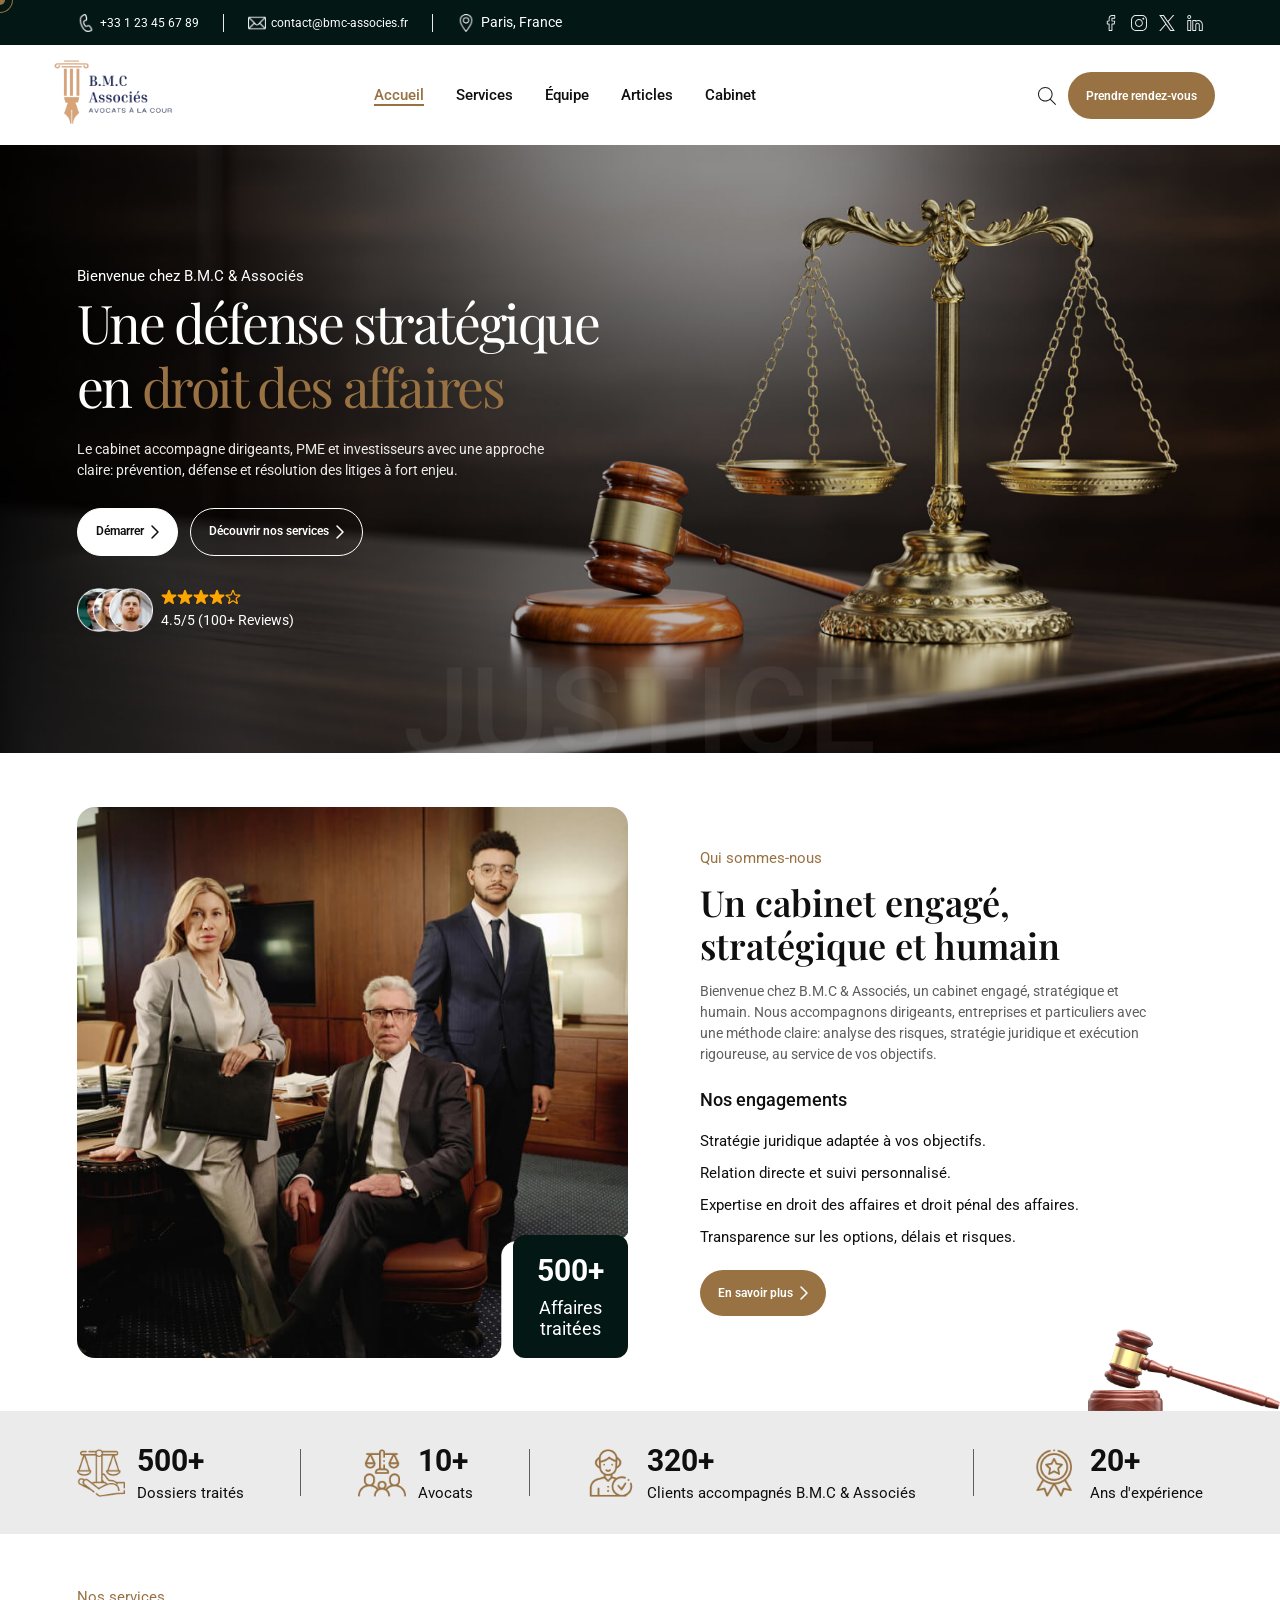
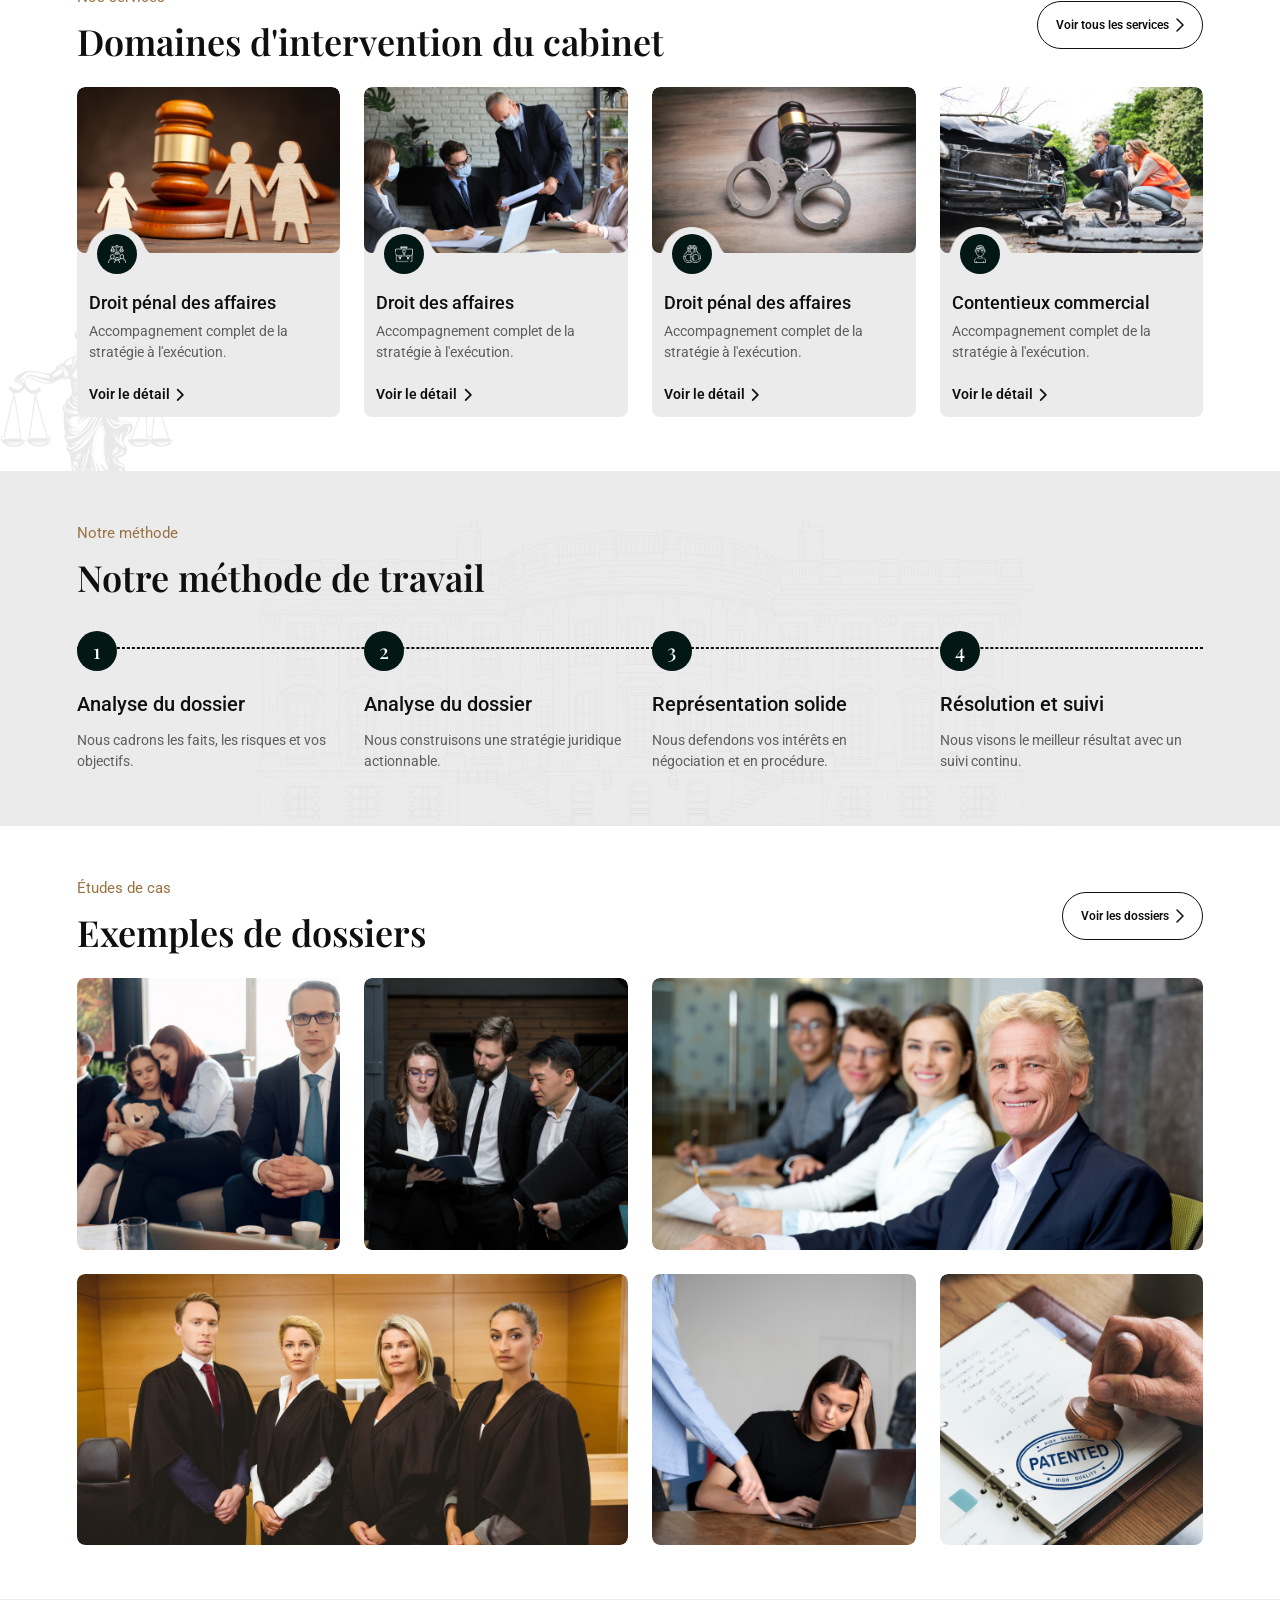
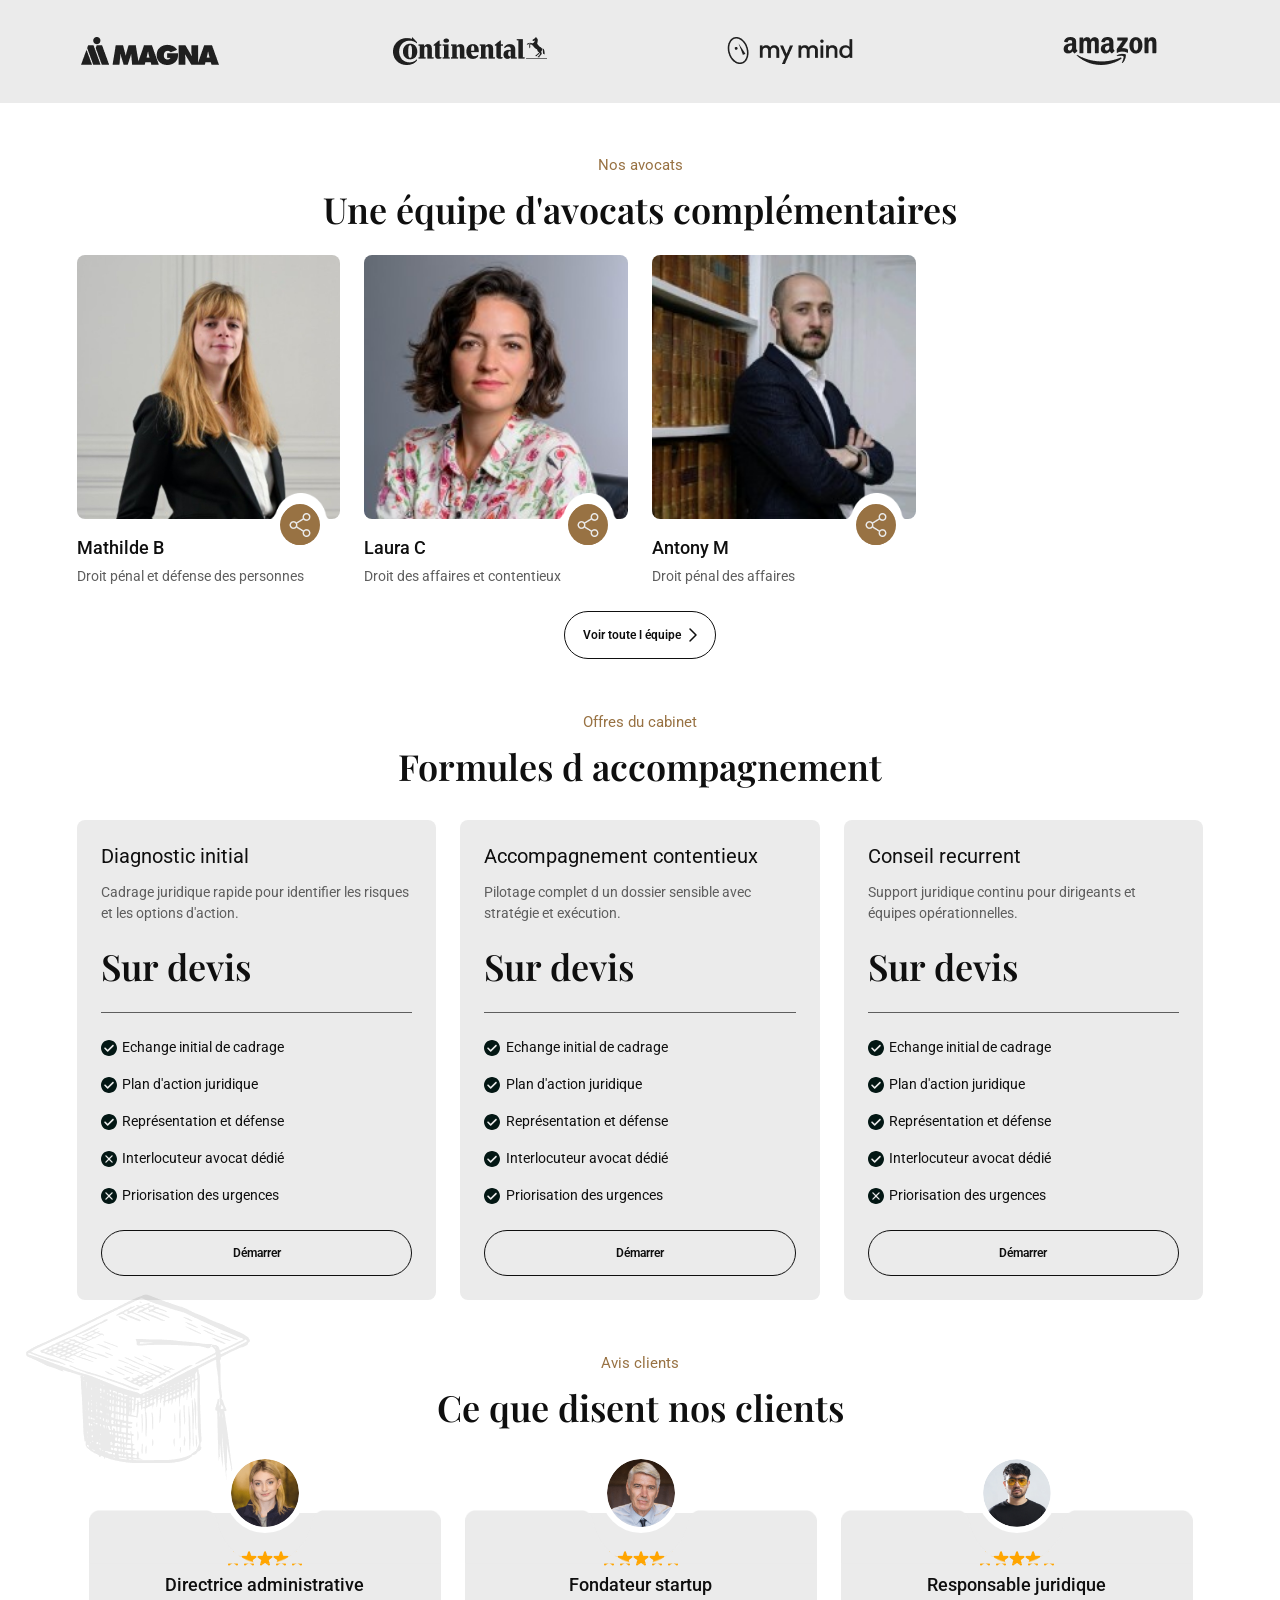
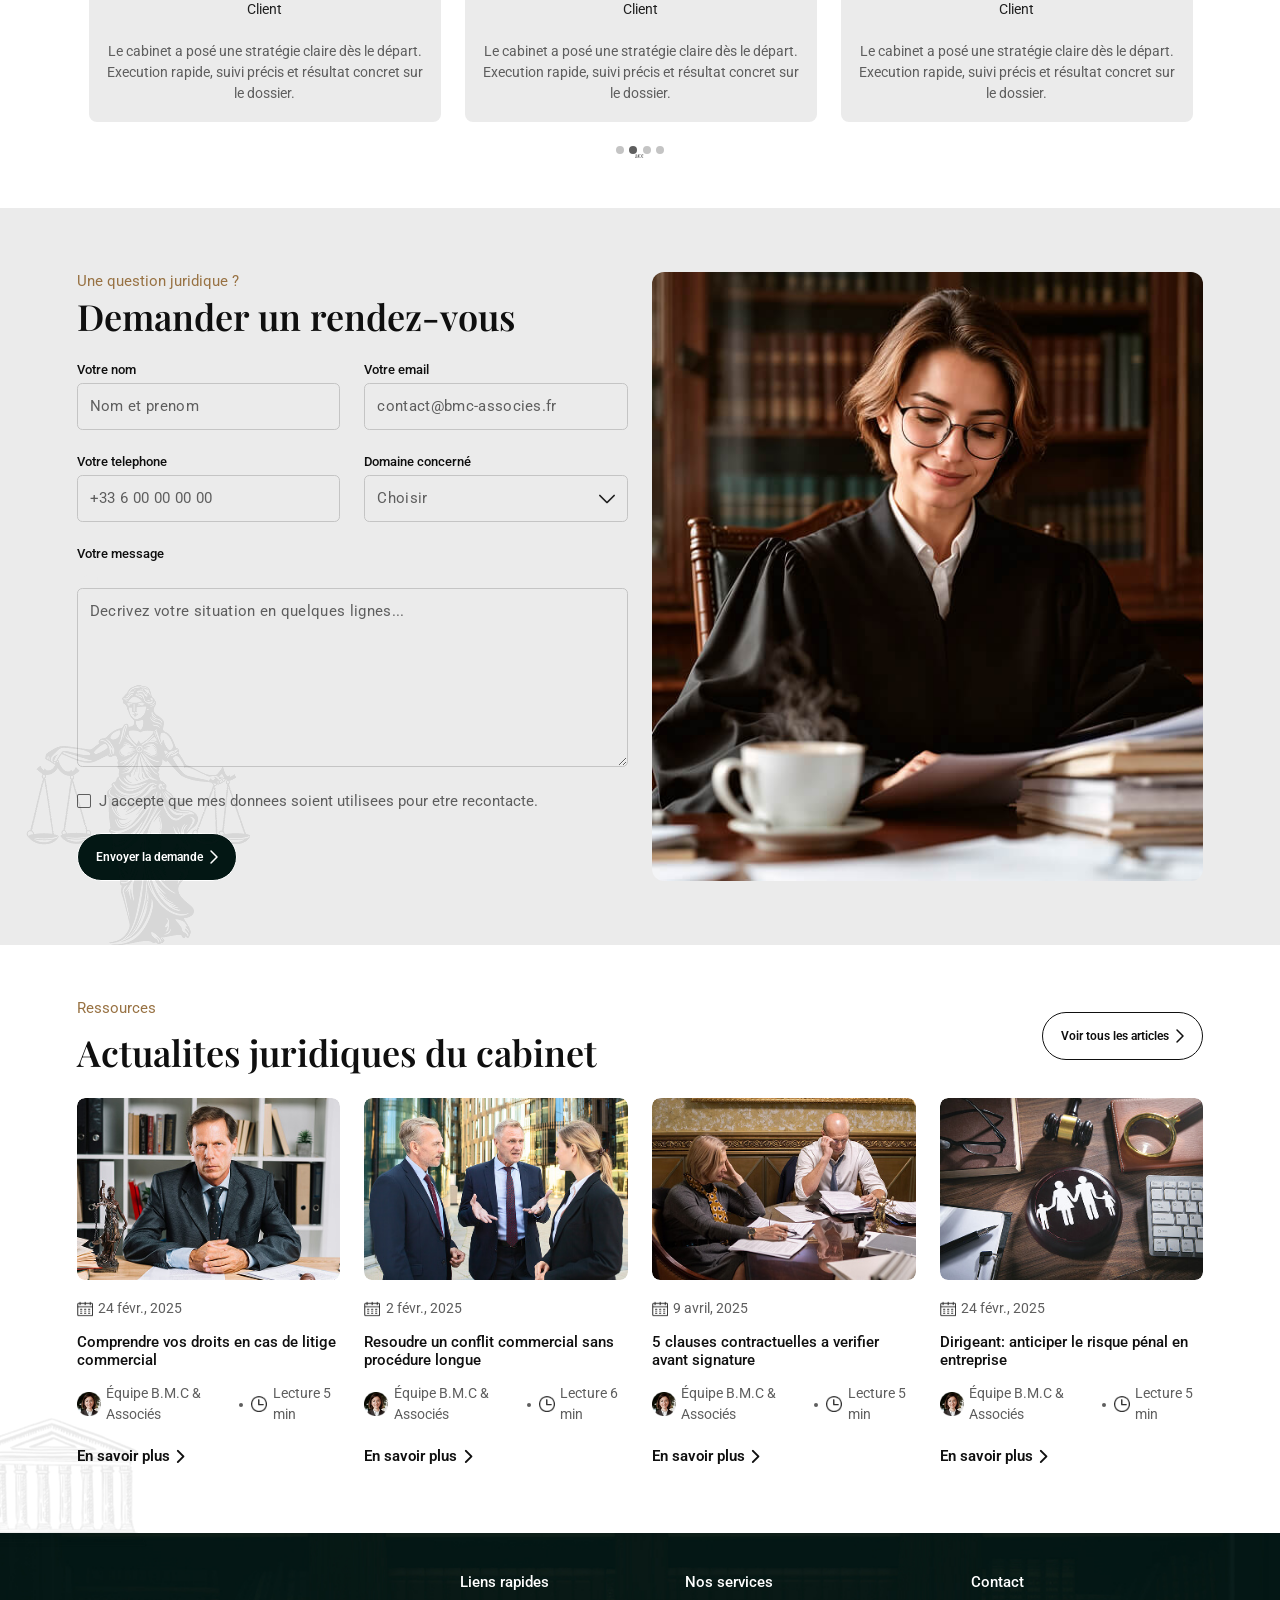
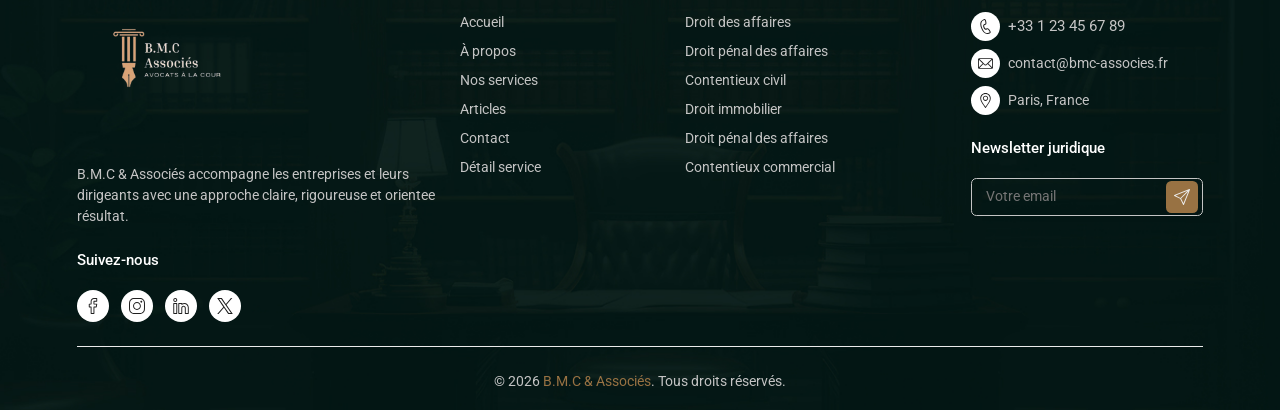
<file: index.html>
﻿<!DOCTYPE html>
<html lang="fr">

<head>
  <meta charset="UTF-8">
  <meta http-equiv="X-UA-Compatible" content="IE=edge">
  <meta name="viewport" content="width=device-width, initial-scale=1, shrink-to-fit=no">
  <meta name="description" content="Cabinet B.M.C & Associés: conseil, contentieux commercial et droit pénal des affaires pour dirigeants et entreprises.">
    <meta name="robots" content="index,follow">
    <meta property="og:locale" content="fr_FR">
    <meta property="og:type" content="website">
    
    <meta property="og:title" content="B.M.C & Associés | Cabinet d'avocats">
    <meta property="og:description" content="Cabinet B.M.C & Associés: conseil, contentieux commercial et droit pénal des affaires pour dirigeants et entreprises.">

  <title>B.M.C & Associés | Cabinet d'avocats</title>
    <link rel="canonical" href="https://www.bmc-associes.fr/index.html">

  <!-- Favicon -->
  <link rel="shortcut icon" type="image/x-icon" href="assets/media/favicon.png">

  <!-- All CSS files -->
  <link rel="stylesheet" href="assets/css/vendor/font-awesome.css">
  <link rel="stylesheet" href="assets/css/vendor/slick-theme.css">
  <link rel="stylesheet" href="assets/css/vendor/slick-slider.css">
  <link rel="stylesheet" href="assets/css/vendor/bootstrap.min.css">
  <link rel="stylesheet" href="assets/css/vendor/wow.min.css">
  <link rel="stylesheet" href="assets/css/app.css">

</head>

<body>

  <!-- Cursor Style -->
  <div id="cursor"></div>
  <div id="cursor-border"></div>
  <!-- Cursor Style -->

  <!-- Preloader START -->
  <div class="page-loader" id="preloader">
    <div class="preloader-container">
      <img src="assets/media/preloader/1.png" class="top-bar" alt="">
      <div class="preloader">
        <img src="assets/media/preloader/2.png" class="lefthandle" alt="">
        <img src="assets/media/preloader/3.png" alt="">
        <img src="assets/media/preloader/2.png" class="righthandle" alt="">
      </div>
    </div>
  </div>
  <!-- Preloader END -->

  <!-- Main Wrapper Start -->
  <div id="scroll-container" class="main-wrapper">

    <!-- Header Menu Start -->
    <div class="header-wrapper">
      <div class="header-top">
        <div class="container-fluid">
          <div class="header-top-wrapper">
            <div class="left-contact-block">
              <div class="info-block">
                <img src="assets/media/vector/call-vector.png" alt="">
                <a href="tel:+33123456789" class="hover-content">+33 1 23 45 67 89</a>
              </div>
              <div class="info-block">
                <img src="assets/media/vector/mail-vector.png" alt="">
                <a href="mailto:contact@bmc-associes.fr" class="hover-content">contact@bmc-associes.fr</a>
              </div>
              <div class="info-block">
                <img src="assets/media/vector/location-vector.png" alt="">
                <p class="white">Paris, France</p>
              </div>
            </div>
            <div class="right-links-block">
              <a href="" class="link">
                <svg xmlns="http://www.w3.org/2000/svg" width="20" height="20" viewBox="0 0 20 20" fill="none">
                  <path
                    d="M14.6875 4.6875C15.0109 4.6875 15.2734 4.425 15.2734 4.10156V0.585938C15.2734 0.2625 15.0109 0 14.6875 0H11.1719C8.91016 0 7.07031 1.83984 7.07031 4.10156V7.03125H5.3125C4.98906 7.03125 4.72656 7.29375 4.72656 7.61719V11.1328C4.72656 11.4563 4.98906 11.7188 5.3125 11.7188H7.07031V19.4141C7.07031 19.7375 7.33281 20 7.65625 20H11.1719C11.4953 20 11.7578 19.7375 11.7578 19.4141V11.7188H14.1016C14.3879 11.7188 14.6324 11.5117 14.6797 11.2293L15.2656 7.71367C15.2938 7.54375 15.2461 7.36992 15.1348 7.23828C15.0234 7.10703 14.8598 7.03125 14.6875 7.03125H11.7578V4.6875H14.6875ZM11.1719 8.20312H13.9957L13.6051 10.5469H11.1719C10.8484 10.5469 10.5859 10.8094 10.5859 11.1328V18.8281H8.24219V11.1328C8.24219 10.8094 7.97969 10.5469 7.65625 10.5469H5.89844V8.20312H7.65625C7.97969 8.20312 8.24219 7.94063 8.24219 7.61719V4.10156C8.24219 2.48633 9.55664 1.17188 11.1719 1.17188H14.1016V3.51562H11.1719C10.8484 3.51562 10.5859 3.77813 10.5859 4.10156V7.61719C10.5859 7.94063 10.8484 8.20312 11.1719 8.20312Z"
                    fill="#EBEBEB" />
                </svg>
              </a>
              <a href="" class="link">
                <svg xmlns="http://www.w3.org/2000/svg" width="20" height="20" viewBox="0 0 20 20" fill="none">
                  <g clip-path="url(#clip0_17753_3781)">
                    <path
                      d="M10.1968 20C10.1306 20 10.0644 20 9.99771 19.9997C8.43002 20.0035 6.9815 19.9637 5.57281 19.878C4.28131 19.7994 3.10242 19.3531 2.16339 18.5874C1.25732 17.8485 0.63858 16.8495 0.324402 15.6185C0.0509644 14.5467 0.0364685 13.4946 0.022583 12.477C0.0125122 11.7469 0.00213623 10.8817 0 10.0019C0.00213623 9.11838 0.0125122 8.25321 0.022583 7.52307C0.0364685 6.50562 0.0509644 5.45352 0.324402 4.38159C0.63858 3.15052 1.25732 2.15152 2.16339 1.41269C3.10242 0.647006 4.28131 0.200687 5.57297 0.122104C6.98166 0.036502 8.43048 -0.00347599 10.0015 0.000338713C11.5697 -0.00301822 13.0177 0.036502 14.4264 0.122104C15.7179 0.200687 16.8968 0.647006 17.8358 1.41269C18.7421 2.15152 19.3607 3.15052 19.6748 4.38159C19.9483 5.45337 19.9628 6.50562 19.9767 7.52307C19.9867 8.25321 19.9972 9.11838 19.9992 9.9982V10.0019C19.9972 10.8817 19.9867 11.7469 19.9767 12.477C19.9628 13.4944 19.9484 14.5465 19.6748 15.6185C19.3607 16.8495 18.7421 17.8485 17.8358 18.5874C16.8968 19.3531 15.7179 19.7994 14.4264 19.878C13.0774 19.9601 11.6916 20 10.1968 20ZM9.99771 18.761C11.5399 18.7647 12.9559 18.7256 14.3315 18.642C15.3081 18.5826 16.46 17.9421 17.1537 17.3764C17.7948 16.8535 18.2364 16.1321 18.4661 15.2321C18.6937 14.3399 18.7069 13.382 18.7195 12.4556C18.7294 11.7304 18.7398 10.8713 18.7419 10C18.7398 9.1286 18.7294 8.26969 18.7195 7.54444C18.7069 6.61807 18.6937 5.66013 18.4661 4.76779C18.2364 3.86783 17.7948 3.1464 17.1537 2.62348C16.46 2.05799 15.3081 1.43619 14.3315 1.37683C12.9559 1.29306 11.5399 1.25445 10.0014 1.25781C8.45947 1.25415 7.0433 1.29764 5.66772 1.38141C4.69116 1.44077 3.64605 1.85959 2.95239 2.42508C2.31121 2.948 1.75088 3.86783 1.52123 4.76779C1.29357 5.66013 1.28045 6.61792 1.26779 7.54444C1.25787 8.2703 1.24749 9.12982 1.24535 10.0019C1.24749 10.8701 1.25787 11.7298 1.26779 12.4556C1.28045 13.382 1.29357 14.3399 1.52123 15.2321C1.75088 16.1321 2.19247 16.8535 2.83364 17.3764C3.52731 17.9419 4.69116 18.5826 5.66772 18.642C7.0433 18.7258 8.45978 18.7648 9.99771 18.761ZM9.96048 14.8828C7.26822 14.8828 5.07767 12.6924 5.07767 10C5.07767 7.30762 7.26822 5.11722 9.96048 5.11722C12.6529 5.11722 14.8433 7.30762 14.8433 10C14.8433 12.6924 12.6529 14.8828 9.96048 14.8828ZM10.0014 6.25416C7.80598 6.25416 6.26095 7.7992 6.26095 9.9982C6.26095 11.829 7.6453 13.7609 9.97978 13.7609C11.8107 13.7609 13.7142 12.0264 13.7142 9.9982C13.7142 8.16745 12.3175 6.25416 10.0014 6.25416ZM15.3902 3.55472C14.743 3.55472 14.2183 4.07932 14.2183 4.7266C14.2183 5.37387 14.743 5.89847 15.3902 5.89847C16.0374 5.89847 16.562 5.37387 16.562 4.7266C16.562 4.07932 16.0374 3.55472 15.3902 3.55472Z"
                      fill="#EBEBEB" />
                  </g>
                  <defs>
                    <clipPath>
                      <rect width="20" height="20" fill="white" />
                    </clipPath>
                  </defs>
                </svg>
              </a>
              <a href="" class="link">
                <svg xmlns="http://www.w3.org/2000/svg" width="20" height="20" viewBox="0 0 20 20" fill="none">
                  <g clip-path="url(#clip0_17753_3783)">
                    <path
                      d="M11.8683 8.46864L19.1537 0H17.4273L11.1014 7.3532L6.04897 0H0.221558L7.86186 11.1193L0.221558 20H1.94805L8.62833 12.2348L13.9641 20H19.7915L11.8679 8.46864H11.8683ZM9.50367 11.2173L8.72954 10.1101L2.57013 1.29967H5.22192L10.1926 8.40994L10.9668 9.51718L17.4281 18.7594H14.7763L9.50367 11.2177V11.2173Z"
                      fill="#EBEBEB" />
                  </g>
                  <defs>
                    <clipPath>
                      <rect width="20" height="20" fill="white" />
                    </clipPath>
                  </defs>
                </svg>
              </a>
              <a href="" class="link">
                <svg xmlns="http://www.w3.org/2000/svg" width="20" height="20" viewBox="0 0 20 20" fill="none">
                  <g clip-path="url(#clip0_17753_3785)">
                    <path
                      d="M4.70306 6.27594H0.9375C0.613861 6.27594 0.351562 6.53839 0.351562 6.86188V19.4141C0.351562 19.7377 0.613861 20 0.9375 20H4.70306C5.0267 20 5.289 19.7377 5.289 19.4141V6.86188C5.289 6.53839 5.0267 6.27594 4.70306 6.27594ZM4.11713 18.8281H1.52344V7.44781H4.11713V18.8281Z"
                      fill="#EBEBEB" />
                    <path
                      d="M2.82043 0C1.45905 0 0.351562 1.10748 0.351562 2.46857C0.351562 3.82996 1.45905 4.93729 2.82043 4.93729C4.18167 4.93729 5.289 3.8298 5.289 2.46857C5.289 1.10748 4.18167 0 2.82043 0ZM2.82043 3.76541C2.10526 3.76541 1.52344 3.18375 1.52344 2.46857C1.52344 1.75354 2.10526 1.17188 2.82043 1.17188C3.53546 1.17188 4.11713 1.75354 4.11713 2.46857C4.11713 3.18375 3.53546 3.76541 2.82043 3.76541Z"
                      fill="#EBEBEB" />
                    <path
                      d="M14.1176 6.19308C13.2269 6.19308 12.3491 6.40778 11.563 6.80939C11.5363 6.51047 11.2852 6.27594 10.9793 6.27594H7.21344C6.88995 6.27594 6.6275 6.53839 6.6275 6.86188V19.4141C6.6275 19.7377 6.88995 20 7.21344 20H10.9793C11.3029 20 11.5652 19.7377 11.5652 19.4141V12.5104C11.5652 11.6223 12.2879 10.8998 13.176 10.8998C14.064 10.8998 14.7864 11.6223 14.7864 12.5104V19.4141C14.7864 19.7377 15.0488 20 15.3723 20H19.138C19.4617 20 19.724 19.7377 19.724 19.4141V11.7995C19.724 8.70804 17.209 6.19308 14.1176 6.19308ZM18.5521 18.8281H15.9584V12.5104C15.9584 10.9761 14.7102 9.72794 13.1761 9.72794C11.6417 9.72794 10.3934 10.9761 10.3934 12.5104V18.8281H7.79953V7.44781H10.3934V7.88071C10.3934 8.10608 10.5226 8.31146 10.7259 8.40897C10.929 8.50647 11.17 8.4787 11.346 8.33786C12.1394 7.70142 13.098 7.36496 14.1176 7.36496C16.5628 7.36496 18.5521 9.35425 18.5521 11.7995V18.8281Z"
                      fill="#EBEBEB" />
                  </g>
                  <defs>
                    <clipPath>
                      <rect width="20" height="20" fill="white" />
                    </clipPath>
                  </defs>
                </svg>
              </a>
            </div>
          </div>
        </div>
      </div>
      <header class="main-menu">
        <div class="header-section">
          <div class="container-fluid">
            <div class="header-center">
              <div class="row align-items-center justify-content-between gap-24">
                <div class="col-xl-2 col-lg-3 col-5">
                  <a href="index.html" class="header-logo bmc-logo-inline"><img src="assets/media/logo-1-nobg.png" alt="B.M.C & Associés">
                    
                </a>
                </div>
                <div class="col-lg-5 col-1 d-md-flex d-none">
                  <nav class="navigation">
                    <div class="menu-button-right">
                      <div class="main-menu__nav">
                        <ul class="main-menu__list">
                          <li>
                            <a href="index.html" class="active">Accueil</a>
                          </li>
                          <li class="dropdown">
                            <a href="javascript:void(0);">Services</a>
                            <ul class="sub-menu">
                              <li><a href="services.html">Services</a></li>
                              <li><a href="service-detail.html">Détail service</a></li>
                            </ul>
                          </li>
                          <li class="dropdown">
                            <a href="javascript:void(0);">Équipe</a>
                            <ul class="sub-menu">
                              <li><a href="team.html">Équipe</a></li>
                              <li><a href="team-detail.html">Profil avocat</a></li>
                            </ul>
                          </li>
                          <li class="dropdown">
                            <a href="javascript:void(0);">Articles</a>
                            <ul>
                              <li><a href="blog-grid.html">Articles</a></li>
                              <li><a href="blog-grid-sidebar.html">Articles</a></li>
                              <li><a href="blog-detail.html">Article</a></li>
                            </ul>
                          </li>
                          <li class="dropdown">
                            <a href="javascript:void(0);">Cabinet</a>
                            <ul>
                              <li><a href="about.html">À propos</a></li>
                              <li><a href="case-study.html">Études de cas</a></li>
                              <li><a href="case-study-detail.html">Détail étude de cas</a></li>
                              <li><a href="appointment.html">Prendre rendez-vous</a></li>
                              <li><a href="contact.html">Contact</a></li>
                            </ul>
                          </li>
                        </ul>
                      </div>
                    </div>
                  </nav>
                </div>
                <div class="col-xl-4 col-lg-3 col-5 p-0">
                  <div class="header-buttons">
                    <div class="right-nav d-sm-flex d-none">
                      <form action="index.html">
                        <div class="search-block">
                          <input type="text" class="input-search form-control" name="search" id="searchbar"
                            placeholder="Rechercher...">
                          <a href="javascript:;" class="button-block search-toggler">
                            <svg xmlns="http://www.w3.org/2000/svg" width="24" height="24" viewBox="0 0 24 24"
                              fill="none">
                              <path
                                d="M9.74062 0C15.1116 0 19.4812 4.36964 19.4812 9.74063C19.4812 12.1734 18.5847 14.4008 17.1047 16.1097L23.7941 22.7997C24.0687 23.0743 24.0686 23.5195 23.794 23.7941C23.5194 24.0687 23.0743 24.0686 22.7997 23.7941L16.1104 17.1041C14.4014 18.5845 12.1738 19.4813 9.74062 19.4813C4.36964 19.4813 0 15.1116 0 9.74063C0 4.36964 4.36964 0 9.74062 0ZM9.74062 18.075C14.3362 18.075 18.075 14.3362 18.075 9.74063C18.075 5.14505 14.3362 1.40625 9.74062 1.40625C5.14505 1.40625 1.40625 5.14505 1.40625 9.74063C1.40625 14.3362 5.14505 18.075 9.74062 18.075Z"
                                fill="#1E1F20" />
                            </svg>
                          </a>
                        </div>
                      </form>
                      <a href="appointment.html" class="header-cus-btn">
                        <span class="text">Prendre rendez-vous</span>
                      </a>
                    </div>

                    <a href="#" class="main-menu__toggler mobile-nav__toggler">
                      <img src="assets/media/icons/menu-2.png" alt="">
                    </a>
                  </div>
                </div>
              </div>
            </div>
          </div>
        </div>
      </header>
    </div>
    <!-- Header Menu End -->

    <div class="stricky-header stricked-menu">
      <div class="sticky-header__content"></div>
    </div>

    <!-- Main Sections -->
    <main class="main-wrapper">

      <!-- Hero Section Start -->
      <section class="hero-sec mb-80">
        <div class="container-fluid">
          <div class="row row-gap-4">
            <div class="col-lg-6 col-sm-9 col-12">
              <div class="hero-wrapper wow fadeInUp animated" data-wow-delay="2000ms">
                <h6 class="fw-400 white font-sec mb-8">Bienvenue chez B.M.C & Associés</h6>
                <h1 class="white mb-24 pe-2">Une défense stratégique en <span class="color-sec">droit des affaires</span></h1>
                <p class="light-gray pe-sm-5 pe-0 mb-40">Le cabinet accompagne dirigeants, PME et investisseurs avec une approche claire: prévention, défense et résolution des litiges à fort enjeu.</p>
                <div class="btn-block mb-48">
                  <a href="appointment.html" class="cus-btn">
                    <span class="text">Démarrer</span>
                    <i class="fa-solid fa-chevron-right"></i>
                  </a>
                  <a href="services.html" class="cus-btn-2">
                    <span class="text">Découvrir nos services</span>
                    <i class="fa-solid fa-chevron-right"></i>
                  </a>
                </div>
                <div class="user-review-block wow zoomIn  animated" data-wow-delay="2200ms">
                  <div class="img-block">
                    <img src="assets/media/user/hero-user-1.png" alt="user-1">
                    <img src="assets/media/user/hero-user-2.png" alt="user-1">
                    <img src="assets/media/user/hero-user-3.png" alt="user-1">
                  </div>
                  <div>
                    <div class="d-flex align-items-center mb-8 gap-4p">
                      <svg xmlns="http://www.w3.org/2000/svg" width="16" height="15" viewBox="0 0 16 15" fill="none">
                        <path
                          d="M7.04894 1.42705C7.3483 0.505739 8.6517 0.50574 8.95106 1.42705L10.0206 4.71885C10.1545 5.13087 10.5385 5.40983 10.9717 5.40983H14.4329C15.4016 5.40983 15.8044 6.64945 15.0207 7.21885L12.2205 9.25329C11.87 9.50793 11.7234 9.9593 11.8572 10.3713L12.9268 13.6631C13.2261 14.5844 12.1717 15.3506 11.388 14.7812L8.58778 12.7467C8.2373 12.4921 7.7627 12.4921 7.41221 12.7467L4.61204 14.7812C3.82833 15.3506 2.77385 14.5844 3.0732 13.6631L4.14277 10.3713C4.27665 9.9593 4.12999 9.50793 3.7795 9.25329L0.979333 7.21885C0.195619 6.64945 0.598395 5.40983 1.56712 5.40983H5.02832C5.46154 5.40983 5.8455 5.13087 5.97937 4.71885L7.04894 1.42705Z"
                          fill="#FFA500" />
                      </svg>
                      <svg xmlns="http://www.w3.org/2000/svg" width="16" height="15" viewBox="0 0 16 15" fill="none">
                        <path
                          d="M7.04894 1.42705C7.3483 0.505739 8.6517 0.50574 8.95106 1.42705L10.0206 4.71885C10.1545 5.13087 10.5385 5.40983 10.9717 5.40983H14.4329C15.4016 5.40983 15.8044 6.64945 15.0207 7.21885L12.2205 9.25329C11.87 9.50793 11.7234 9.9593 11.8572 10.3713L12.9268 13.6631C13.2261 14.5844 12.1717 15.3506 11.388 14.7812L8.58778 12.7467C8.2373 12.4921 7.7627 12.4921 7.41221 12.7467L4.61204 14.7812C3.82833 15.3506 2.77385 14.5844 3.0732 13.6631L4.14277 10.3713C4.27665 9.9593 4.12999 9.50793 3.7795 9.25329L0.979333 7.21885C0.195619 6.64945 0.598395 5.40983 1.56712 5.40983H5.02832C5.46154 5.40983 5.8455 5.13087 5.97937 4.71885L7.04894 1.42705Z"
                          fill="#FFA500" />
                      </svg>
                      <svg xmlns="http://www.w3.org/2000/svg" width="16" height="15" viewBox="0 0 16 15" fill="none">
                        <path
                          d="M7.04894 1.42705C7.3483 0.505739 8.6517 0.50574 8.95106 1.42705L10.0206 4.71885C10.1545 5.13087 10.5385 5.40983 10.9717 5.40983H14.4329C15.4016 5.40983 15.8044 6.64945 15.0207 7.21885L12.2205 9.25329C11.87 9.50793 11.7234 9.9593 11.8572 10.3713L12.9268 13.6631C13.2261 14.5844 12.1717 15.3506 11.388 14.7812L8.58778 12.7467C8.2373 12.4921 7.7627 12.4921 7.41221 12.7467L4.61204 14.7812C3.82833 15.3506 2.77385 14.5844 3.0732 13.6631L4.14277 10.3713C4.27665 9.9593 4.12999 9.50793 3.7795 9.25329L0.979333 7.21885C0.195619 6.64945 0.598395 5.40983 1.56712 5.40983H5.02832C5.46154 5.40983 5.8455 5.13087 5.97937 4.71885L7.04894 1.42705Z"
                          fill="#FFA500" />
                      </svg>
                      <svg xmlns="http://www.w3.org/2000/svg" width="16" height="15" viewBox="0 0 16 15" fill="none">
                        <path
                          d="M7.04894 1.42705C7.3483 0.505739 8.6517 0.50574 8.95106 1.42705L10.0206 4.71885C10.1545 5.13087 10.5385 5.40983 10.9717 5.40983H14.4329C15.4016 5.40983 15.8044 6.64945 15.0207 7.21885L12.2205 9.25329C11.87 9.50793 11.7234 9.9593 11.8572 10.3713L12.9268 13.6631C13.2261 14.5844 12.1717 15.3506 11.388 14.7812L8.58778 12.7467C8.2373 12.4921 7.7627 12.4921 7.41221 12.7467L4.61204 14.7812C3.82833 15.3506 2.77385 14.5844 3.0732 13.6631L4.14277 10.3713C4.27665 9.9593 4.12999 9.50793 3.7795 9.25329L0.979333 7.21885C0.195619 6.64945 0.598395 5.40983 1.56712 5.40983H5.02832C5.46154 5.40983 5.8455 5.13087 5.97937 4.71885L7.04894 1.42705Z"
                          fill="#FFA500" />
                      </svg>
                      <svg xmlns="http://www.w3.org/2000/svg" width="16" height="15" viewBox="0 0 16 15" fill="none">
                        <path
                          d="M7.64335 1.62019C7.75561 1.27469 8.24439 1.27469 8.35665 1.62019L9.42622 4.91198C9.64376 5.58152 10.2677 6.03483 10.9717 6.03483H14.4329C14.7962 6.03483 14.9472 6.49968 14.6533 6.71321L11.8531 8.74765C11.2836 9.16145 11.0453 9.89492 11.2628 10.5645L12.3324 13.8563C12.4446 14.2017 12.0492 14.489 11.7553 14.2755L8.95515 12.2411C8.38561 11.8273 7.61439 11.8273 7.04485 12.2411L4.24468 14.2755C3.95079 14.489 3.55536 14.2017 3.66761 13.8563L4.73718 10.5645C4.95473 9.89492 4.71641 9.16145 4.14687 8.74765L1.3467 6.71321C1.05281 6.49969 1.20385 6.03483 1.56712 6.03483H5.02832C5.73231 6.03483 6.35624 5.58152 6.57378 4.91198L7.64335 1.62019Z"
                          stroke="#FFA500" stroke-width="1.25" />
                      </svg>
                    </div>
                    <p class="white">4.5/5 (100+ Reviews)</p>
                  </div>
                </div>
              </div>
            </div>
          </div>
        </div>
      </section>
      <!-- Hero Section End -->

      <!-- About Section Start -->
      <section class="about-sec mb-80 wow fadeInUp animated" data-wow-delay="200ms">
        <div class="container-fluid">
          <div class="row row-gap-4 align-items-center">
            <div class="col-lg-6">
              <div class="img-block">
                <img src="assets/media/about/about-img.jpg" class="about-img" alt="">
                <div class="about-content-wrapper">
                  <img src="assets/media/vector/about-shape.png" class="about-vector" alt="">
                  <div class="about-content wow zoomIn  animated" data-wow-delay="210ms">
                    <h3 class="fw-700 white mb-12 font-sec">500+</h3>
                    <h5 class="white fw-400 white font-sec">Affaires<br>
                      traitées</h5>
                  </div>
                </div>
              </div>
            </div>
            <div class="col-lg-6">
              <div class="ps-md-5 pe-md-5">
                <h6 class="fw-400 color-sec font-sec mb-16">Qui sommes-nous</h6>
                <h2 class="fw-600 mb-16">Un cabinet engagé, stratégique et humain</h2>
                <p class="mb-32">Bienvenue chez B.M.C & Associés, un cabinet engagé, stratégique et humain. Nous accompagnons
                  dirigeants, entreprises et particuliers avec une méthode claire: analyse des risques, stratégie
                  juridique et exécution rigoureuse, au service de vos objectifs.</p>
                <h5 class="fw-500 mb-24">Nos engagements</h5>
                <h6 class="fw-400 mb-16">Stratégie juridique adaptée à vos objectifs.</h6>
                <h6 class="fw-400 mb-16">Relation directe et suivi personnalisé.</h6>
                <h6 class="fw-400 mb-16">Expertise en droit des affaires et droit pénal des affaires.</h6>
                <h6 class="fw-400 mb-32">Transparence sur les options, délais et risques.</h6>
                <a href="about.html" class="cus-btn-3">
                  <span class="text">En savoir plus</span>
                  <i class="fa-solid fa-chevron-right"></i>
                </a>
              </div>
            </div>
          </div>
        </div>
      </section>
      <!-- About Section End -->

      <!-- About Block 2 Start -->
      <section class="about-block mb-80 wow fadeInUp animated" data-wow-delay="210ms">
        <img src="assets/media/vector/gavel-vector.png" class="gavel-vector" alt="">
        <div class="container-fluid">
          <div class="block-content">
            <div class="block-1">
              <img class="num-vector" src="assets/media/vector/successfull-cases.png" alt="">
              <div>
                <h3 class="fw-700 mb-8">500+</h3>
                <h6 class="fw-400">Dossiers traités</h6>
              </div>
            </div>
            <div class="vr-line"></div>
            <div class="block-1">
              <img class="num-vector" src="assets/media/vector/family.png" alt="">
              <div>
                <h3 class="fw-700 mb-8">10+</h3>
                <h6 class="fw-400">Avocats</h6>
              </div>
            </div>
            <div class="vr-line d-sm-block d-none"></div>
            <div class="block-1">
              <img class="num-vector" src="assets/media/vector/happy-member.png" alt="">
              <div>
                <h3 class="fw-700 mb-8">320+</h3>
                <h6 class="fw-400">Clients accompagnés B.M.C & Associés</h6>
              </div>
            </div>
            <div class="vr-line"></div>
            <div class="block-1">
              <img class="num-vector" src="assets/media/vector/medal.png" alt="">
              <div>
                <h3 class="fw-700 mb-8">20+</h3>
                <h6 class="fw-400">Ans d'expérience</h6>
              </div>
            </div>
          </div>
        </div>
      </section>
      <!-- About Block 2 End -->

      <!-- Nos services Start -->
      <section class="service-sec mb-80 wow fadeInUp animated" data-wow-delay="220ms">
        <img src="assets/media/vector/service-bg-vector.png" class="service-vector" alt="">
        <div class="container-fluid">
          <div class="heading mb-32">
            <div>
              <h6 class="fw-400 color-sec mb-16">Nos services</h6>
              <h2 class="fw-600">Domaines d'intervention du cabinet</h2>
            </div>
            <a href="services.html" class="cus-btn-2 border-black">
              <span class="text">Voir tous les services</span>
              <i class="fa-solid fa-chevron-right"></i>
            </a>
          </div>
          <div class="row row-gap-4">
            <div class="col-xl-3 col-md-4">
              <div class="service-card">
                <a href="service-detail.html" class="card-image">
                  <img src="assets/media/service/img-1.jpg" class="card-img" alt="card-img">
                  <span class="shap-img_icon">
                    <img src="assets/media/vector/service-card-shape.png" class="card-shap" alt="">
                    <span class="card-icon">
                      <img src="assets/media/service/icon-vec-1.png" alt="">
                    </span>
                  </span>
                </a>
                <div class="card-contant">
                  <a href="service-detail.html" class="h5 fw-500 hover-content mb-12">Droit pénal des affaires</a>
                  <p class="mb-24">Accompagnement complet de la stratégie à l'exécution.</p>
                  <a href="service-detail.html" class="card-btn">
                    <span class="fw-600 text-16">Voir le détail</span>
                    <i class="fa-solid fa-chevron-right"></i>
                  </a>
                </div>
              </div>
            </div>
            <div class="col-xl-3 col-md-4">
              <div class="service-card">
                <a href="service-detail.html" class="card-image">
                  <img src="assets/media/service/img-2.jpg" class="card-img" alt="card-img">
                  <span class="shap-img_icon">
                    <img src="assets/media/vector/service-card-shape.png" class="card-shap" alt="">
                    <span class="card-icon">
                      <img src="assets/media/service/icon-vec-2.png" alt="">
                    </span>
                  </span>
                </a>
                <div class="card-contant">
                  <a href="service-detail.html" class="h5 fw-500 hover-content mb-12">Droit des affaires</a>
                  <p class="mb-24">Accompagnement complet de la stratégie à l'exécution.</p>
                  <a href="service-detail.html" class="card-btn">
                    <span class="fw-600 text-16">Voir le détail</span>
                    <i class="fa-solid fa-chevron-right"></i>
                  </a>
                </div>
              </div>
            </div>
            <div class="col-xl-3 col-md-4">
              <div class="service-card">
                <a href="service-detail.html" class="card-image">
                  <img src="assets/media/service/img-3.jpg" class="card-img" alt="card-img">
                  <span class="shap-img_icon">
                    <img src="assets/media/vector/service-card-shape.png" class="card-shap" alt="">
                    <span class="card-icon">
                      <img src="assets/media/service/icon-vec-3.png" alt="">
                    </span>
                  </span>
                </a>
                <div class="card-contant">
                  <a href="service-detail.html" class="h5 fw-500 hover-content mb-12">Droit pénal des affaires</a>
                  <p class="mb-24">Accompagnement complet de la stratégie à l'exécution.</p>
                  <a href="service-detail.html" class="card-btn">
                    <span class="fw-600 text-16">Voir le détail</span>
                    <i class="fa-solid fa-chevron-right"></i>
                  </a>
                </div>
              </div>
            </div>
            <div class="col-xl-3 col-md-4">
              <div class="service-card">
                <a href="service-detail.html" class="card-image">
                  <img src="assets/media/service/img-4.jpg" class="card-img" alt="card-img">
                  <span class="shap-img_icon">
                    <img src="assets/media/vector/service-card-shape.png" class="card-shap" alt="">
                    <span class="card-icon">
                      <img src="assets/media/service/icon-vec-4.png" alt="">
                    </span>
                  </span>
                </a>
                <div class="card-contant">
                  <a href="service-detail.html" class="h5 fw-500 hover-content mb-12">Contentieux commercial</a>
                  <p class="mb-24">Accompagnement complet de la stratégie à l'exécution.</p>
                  <a href="service-detail.html" class="card-btn">
                    <span class="fw-600 text-16">Voir le détail</span>
                    <i class="fa-solid fa-chevron-right"></i>
                  </a>
                </div>
              </div>
            </div>
          </div>
        </div>
      </section>
      <!-- Nos services End -->

      <!-- Work Flow Section Start -->
      <section class="workflow-sec mb-80 position-relative wow fadeInUp animated" data-wow-delay="230ms">
        <div class="container-fluid">
          <div class="mb-48">
            <h6 class="fw-400 color-sec mb-16">Notre méthode</h6>
            <h2 class="fw-600">Notre méthode de travail</h2>
          </div>
          <div class="workblock-wrapper">
            <div class="dotted-border"></div>
            <div class="row row-gap-4">
              <div class="col-lg-3 col-6">
                <div class="workblock">
                  <div class="icon mb-24">1</div>
                  <h4 class="h4 fw-500 mb-16">Analyse du dossier</h4>
                  <p>Nous cadrons les faits, les risques et vos objectifs.</p>
                </div>
              </div>
              <div class="col-lg-3 col-6">
                <div class="workblock">
                  <div class="icon mb-24">2</div>
                  <h4 class="h4 fw-500 mb-16">Analyse du dossier</h4>
                  <p>Nous construisons une stratégie juridique actionnable.</p>
                </div>
              </div>
              <div class="col-lg-3 col-6">
                <div class="workblock">
                  <div class="icon mb-24">3</div>
                  <h4 class="h4 fw-500 mb-16">Représentation solide</h4>
                  <p>Nous defendons vos intérêts en négociation et en procédure.</p>
                </div>
              </div>
              <div class="col-lg-3 col-6">
                <div class="workblock">
                  <div class="icon mb-24">4</div>
                  <h4 class="h4 fw-500 mb-16">Résolution et suivi</h4>
                  <p>Nous visons le meilleur résultat avec un suivi continu.</p>
                </div>
              </div>
            </div>
          </div>
        </div>
      </section>
      <!-- Work Flow Section End -->

      <!-- Exemples de dossiers Section Start -->
      <section class="case-portfolio-sec mb-80 wow fadeInUp animated" data-wow-delay="240ms">
        <div class="container-fluid">
          <div class="heading mb-32">
            <div>
              <h6 class="fw-400 color-sec mb-16">Études de cas</h6>
              <h2 class="fw-600">Exemples de dossiers</h2>
            </div>
            <a href="case-study.html" class="cus-btn-2 border-black">
              <span class="text">Voir les dossiers</span>
              <i class="fa-solid fa-chevron-right"></i>
            </a>
          </div>
          <div class="row row-gap-4">
            <div class="col-lg-3 col-md-6">
              <a href="case-study-detail.html" class="portfolio-block">
                <img src="assets/media/images/project-img-1.jpg" alt="">
                <div class="hover-bg"></div>
                <span class="block-content">
                  <span class="h5 fw-500 white mb-16">Litige patrimonial familial</span>
                  <span class="text-16 light-gray">Droit pénal des affaires</span>
                </span>
              </a>
            </div>
            <div class="col-lg-3 col-md-6">
              <a href="case-study-detail.html" class="portfolio-block">
                <img src="assets/media/images/project-img-2.jpg" alt="">
                <div class="hover-bg"></div>
                <span class="block-content">
                  <span class="h5 fw-500 white mb-16">Résolution de rupture contractuelle</span>
                  <span class="text-16 light-gray">Stratégie patrimoniale</span>
                </span>
              </a>
            </div>
            <div class="col-lg-6">
              <a href="case-study-detail.html" class="portfolio-block">
                <img src="assets/media/images/project-img-3.jpg" alt="">
                <div class="hover-bg"></div>
                <span class="block-content">
                  <span class="h5 fw-500 white mb-16">Accompagnement fusion acquisition</span>
                  <span class="text-16 light-gray">Droit des affaires</span>
                </span>
              </a>
            </div>
            <div class="col-lg-6">
              <a href="case-study-detail.html" class="portfolio-block">
                <img src="assets/media/images/project-img-4.jpg" alt="">
                <div class="hover-bg"></div>
                <span class="block-content">
                  <span class="h5 fw-500 white mb-16">Mise en conformité environnementale</span>
                  <span class="text-16 light-gray">Droit de l environnement</span>
                </span>
              </a>
            </div>
            <div class="col-lg-3 col-md-6">
              <a href="case-study-detail.html" class="portfolio-block">
                <img src="assets/media/images/project-img-5.jpg" alt="">
                <div class="hover-bg"></div>
                <span class="block-content">
                  <span class="h5 fw-500 white mb-16">Reglement de litige en entreprise</span>
                  <span class="text-16 light-gray">Droit du travail</span>
                </span>
              </a>
            </div>
            <div class="col-lg-3 col-md-6">
              <a href="case-study-detail.html" class="portfolio-block">
                <img src="assets/media/images/project-img-6.jpg" alt="">
                <div class="hover-bg"></div>
                <span class="block-content">
                  <span class="h5 fw-500 white mb-16">Protection de portefeuille de brevets</span>
                  <span class="text-16 light-gray">Propriete intellectuelle</span>
                </span>
              </a>
            </div>
          </div>
        </div>
      </section>
      <!-- Exemples de dossiers Section End -->

      <!-- BRAND SLIDER START -->
      <div class="brand-slider-wrapper mb-80 wow fadeInUp animated" data-wow-delay="250ms">
        <div class="">
          <div class="brand-slider">
            <div class="brand-image">
              <img src="assets/media/images/brand-1.png" alt="">
            </div>
            <div class="brand-image">
              <img src="assets/media/images/brand-2.png" alt="">
            </div>
            <div class="brand-image">
              <img src="assets/media/images/brand-3.png" alt="">
            </div>
            <div class="brand-image">
              <img src="assets/media/images/brand-4.png" alt="">
            </div>
            <div class="brand-image">
              <img src="assets/media/images/brand-5.png" alt="">
            </div>
            <div class="brand-image">
              <img src="assets/media/images/brand-1.png" alt="">
            </div>
            <div class="brand-image">
              <img src="assets/media/images/brand-2.png" alt="">
            </div>
            <div class="brand-image">
              <img src="assets/media/images/brand-3.png" alt="">
            </div>
            <div class="brand-image">
              <img src="assets/media/images/brand-4.png" alt="">
            </div>
            <div class="brand-image">
              <img src="assets/media/images/brand-5.png" alt="">
            </div>
          </div>
        </div>
      </div>
      <!-- BRAND SLIDER END -->

      <!-- Trusted Équipe Section Start -->
      <section class="trusted-team-sec mb-80">
        <div class="container-fluid">
          <div class="text-center mb-32">
            <h6 class="fw-400 color-sec mb-16">Nos avocats</h6>
            <h2 class="fw-600">Une équipe d'avocats complémentaires</h2>
          </div>
          <div class="row row-gap-4 mb-32">
            <div class="col-lg-3 col-md-4">
              <div class="team-card">
                <div class="card-image">
                  <a href="team-detail.html">
                    <img src="assets/media/images/mathilde-b_avocate-penaliste.jpg" class="card-img" alt="card-img">
                  </a>
                  <div class="shap-img_icon">
                    <img src="assets/media/vector/team-card-vector.png" class="card-shape" alt="">
                    <div class="team-social">
                      <div class="team-social-share">
                        <img src="./assets/media/vector/shere-vec.png" width="15" height="17" alt="Icône de partage">
                      </div>
                      <ul>
                        <li>
                          <a href=""><i class="fab fa-facebook-f"></i></a>
                        </li>
                        <li>
                          <a href=""><i class="fab fa-instagram"></i></a>
                        </li>
                        <li>
                          <a href="https://www.linkedin.com" target="_blank" rel="noopener noreferrer"><i class="fab fa-linkedin-in"></i></a>
                        </li>
                      </ul>
                    </div>
                  </div>
                </div>
                <div class="card-contant">
                  <a href="team-detail.html" class="fw-500 h5 mb-12">Mathilde B</a>
                  <p>Droit pénal et défense des personnes</p>
                </div>
              </div>
            </div>
            <div class="col-lg-3 col-md-4">
              <div class="team-card">
                <div class="card-image">
                  <a href="team-detail.html">
                    <img src="assets/media/images/laura-c_avocate-arbitrage.jpg" class="card-img" alt="card-img">
                  </a>
                  <div class="shap-img_icon">
                    <img src="assets/media/vector/team-card-vector.png" class="card-shape" alt="">
                    <div class="team-social">
                      <div class="team-social-share">
                        <img src="./assets/media/vector/shere-vec.png" width="15" height="17" alt="Icône de partage">
                      </div>
                      <ul>
                        <li>
                          <a href=""><i class="fab fa-facebook-f"></i></a>
                        </li>
                        <li>
                          <a href=""><i class="fab fa-instagram"></i></a>
                        </li>
                        <li>
                          <a href="https://www.linkedin.com" target="_blank" rel="noopener noreferrer"><i class="fab fa-linkedin-in"></i></a>
                        </li>
                      </ul>
                    </div>
                  </div>
                </div>
                <div class="card-contant">
                  <a href="team-detail.html" class="fw-500 h5 mb-12">Laura C</a>
                  <p>Droit des affaires et contentieux</p>
                </div>
              </div>
            </div>
            <div class="col-lg-3 col-md-4">
              <div class="team-card">
                <div class="card-image">
                  <a href="team-detail.html">
                    <img src="assets/media/images/antony-m_avocat-penaliste.jpg" class="card-img" alt="card-img">
                  </a>
                  <div class="shap-img_icon">
                    <img src="assets/media/vector/team-card-vector.png" class="card-shape" alt="">
                    <div class="team-social">
                      <div class="team-social-share">
                        <img src="./assets/media/vector/shere-vec.png" width="15" height="17" alt="Icône de partage">
                      </div>
                      <ul>
                        <li>
                          <a href=""><i class="fab fa-facebook-f"></i></a>
                        </li>
                        <li>
                          <a href=""><i class="fab fa-instagram"></i></a>
                        </li>
                        <li>
                          <a href="https://www.linkedin.com" target="_blank" rel="noopener noreferrer"><i class="fab fa-linkedin-in"></i></a>
                        </li>
                      </ul>
                    </div>
                  </div>
                </div>
                <div class="card-contant">
                  <a href="team-detail.html" class="fw-500 h5 mb-12">Antony M</a>
                  <p>Droit pénal des affaires</p>
                </div>
              </div>
            </div>
            <!-- <div class="col-lg-3 col-md-4">
              <div class="team-card">
                <div class="card-image">
                  <a href="team-detail.html">
                    <img src="assets/media/images/team-4.jpg" class="card-img" alt="card-img">
                  </a>
                  <div class="shap-img_icon">
                    <img src="assets/media/vector/team-card-vector.png" class="card-shape" alt="">
                    <div class="team-social">
                      <div class="team-social-share">
                        <img src="./assets/media/vector/shere-vec.png" width="15" height="17" alt="Icône de partage">
                      </div>
                      <ul>
                        <li>
                          <a href=""><i class="fab fa-facebook-f"></i></a>
                        </li>
                        <li>
                          <a href=""><i class="fab fa-instagram"></i></a>
                        </li>
                        <li>
                          <a href="https://www.linkedin.com" target="_blank" rel="noopener noreferrer"><i class="fab fa-linkedin-in"></i></a>
                        </li>
                      </ul>
                    </div>
                  </div>
                </div>
                <div class="card-contant">
                  <a href="team-detail.html" class="fw-500 h5 mb-12">Antony M</a>
                  <p>Droit pénal des affaires</p>
                </div>
              </div>
            </div> -->
          </div>
          <div class="text-center">
            <a href="team.html" class="cus-btn-2 border-black">
              <span class="text">Voir toute l équipe</span>
              <i class="fa-solid fa-chevron-right"></i>
            </a>
          </div>
        </div>
      </section>
      <!-- Trusted Équipe Section End -->

      <!-- Pricing Option Section Start -->
      <section class="pricing-sec mb-80">
        <div class="container-fluid">
          <div class="text-center mb-48 wow zoomIn  animated" data-wow-delay="260ms">
            <h6 class="fw-400 color-sec mb-16">Offres du cabinet</h6>
            <h2 class="fw-600">Formules d accompagnement</h2>
          </div>
          <div class="row row-gap-4">
            <div class="col-lg-4 col-md-6">
              <div class="pricing-block wow fadeInUp animated" data-wow-delay="300ms">
                <h4 class="fw-400 font-sec mb-16">Diagnostic initial</h4>
                <p class="mb-24">Cadrage juridique rapide pour identifier les risques et les options d'action.</p>
                <div class="d-flex align-items-end mb-32">
                  <h2 class="fw-600">Sur devis</h2>
                  <p></p>
                </div>
                <div class="hr-line bg-dark-gray mb-32"></div>
                <div class="d-flex align-items-center gap-8 mb-20">
                  <div class="svg-block">
                    <svg xmlns="http://www.w3.org/2000/svg" width="20" height="20" viewBox="0 0 20 20" fill="none">
                      <path fill-rule="evenodd" clip-rule="evenodd"
                        d="M10 0C4.47715 0 0 4.47715 0 10C0 15.5228 4.47715 20 10 20C15.5228 20 20 15.5228 20 10C20 4.47715 15.5228 0 10 0ZM15.7071 7.70711C16.0976 7.31658 16.0976 6.68342 15.7071 6.29289C15.3166 5.90237 14.6834 5.90237 14.2929 6.29289L8.33333 12.2525L5.70711 9.62623C5.31658 9.2357 4.68342 9.2357 4.29289 9.62623C3.90237 10.0168 3.90237 10.6499 4.29289 11.0404L7.62623 14.3738C8.01675 14.7643 8.64992 14.7643 9.04044 14.3738L15.7071 7.70711Z"
                        fill="#031714" />
                    </svg>
                  </div>
                  <p class="black">Echange initial de cadrage</p>
                </div>
                <div class="d-flex align-items-center gap-8 mb-20">
                  <div class="svg-block">
                    <svg xmlns="http://www.w3.org/2000/svg" width="20" height="20" viewBox="0 0 20 20" fill="none">
                      <path fill-rule="evenodd" clip-rule="evenodd"
                        d="M10 0C4.47715 0 0 4.47715 0 10C0 15.5228 4.47715 20 10 20C15.5228 20 20 15.5228 20 10C20 4.47715 15.5228 0 10 0ZM15.7071 7.70711C16.0976 7.31658 16.0976 6.68342 15.7071 6.29289C15.3166 5.90237 14.6834 5.90237 14.2929 6.29289L8.33333 12.2525L5.70711 9.62623C5.31658 9.2357 4.68342 9.2357 4.29289 9.62623C3.90237 10.0168 3.90237 10.6499 4.29289 11.0404L7.62623 14.3738C8.01675 14.7643 8.64992 14.7643 9.04044 14.3738L15.7071 7.70711Z"
                        fill="#031714" />
                    </svg>
                  </div>
                  <p class="black">Plan d'action juridique</p>
                </div>
                <div class="d-flex align-items-center gap-8 mb-20">
                  <div class="svg-block">
                    <svg xmlns="http://www.w3.org/2000/svg" width="20" height="20" viewBox="0 0 20 20" fill="none">
                      <path fill-rule="evenodd" clip-rule="evenodd"
                        d="M10 0C4.47715 0 0 4.47715 0 10C0 15.5228 4.47715 20 10 20C15.5228 20 20 15.5228 20 10C20 4.47715 15.5228 0 10 0ZM15.7071 7.70711C16.0976 7.31658 16.0976 6.68342 15.7071 6.29289C15.3166 5.90237 14.6834 5.90237 14.2929 6.29289L8.33333 12.2525L5.70711 9.62623C5.31658 9.2357 4.68342 9.2357 4.29289 9.62623C3.90237 10.0168 3.90237 10.6499 4.29289 11.0404L7.62623 14.3738C8.01675 14.7643 8.64992 14.7643 9.04044 14.3738L15.7071 7.70711Z"
                        fill="#031714" />
                    </svg>
                  </div>
                  <p class="black">Représentation et défense</p>
                </div>
                <div class="d-flex align-items-center gap-8 mb-20">
                  <div class="svg-block">
                    <svg xmlns="http://www.w3.org/2000/svg" width="20" height="20" viewBox="0 0 20 20" fill="none">
                      <path fill-rule="evenodd" clip-rule="evenodd"
                        d="M10 0C4.47715 0 0 4.47715 0 10C0 15.5228 4.47715 20 10 20C15.5228 20 20 15.5228 20 10C20 4.47715 15.5228 0 10 0ZM13.3333 5.55556C13.6401 5.24873 14.1376 5.24873 14.4444 5.55556C14.7512 5.86238 14.7512 6.35984 14.4444 6.66666L11.111 10L14.4444 13.3333C14.7512 13.6402 14.7512 14.1376 14.4444 14.4444C14.1375 14.7513 13.6401 14.7513 13.3333 14.4444L9.99993 11.1111L6.66667 14.4444C6.35985 14.7512 5.86239 14.7512 5.55557 14.4444C5.24874 14.1375 5.24874 13.6401 5.55557 13.3333L8.88883 10L5.55556 6.66673C5.24873 6.35991 5.24873 5.86245 5.55556 5.55563C5.86238 5.24881 6.35984 5.24881 6.66666 5.55563L9.99993 8.8889L13.3333 5.55556Z"
                        fill="#031714" />
                    </svg>
                  </div>
                  <p class="black">Interlocuteur avocat dédié</p>
                </div>
                <div class="d-flex align-items-center gap-8 mb-32">
                  <div class="svg-block">
                    <svg xmlns="http://www.w3.org/2000/svg" width="20" height="20" viewBox="0 0 20 20" fill="none">
                      <path fill-rule="evenodd" clip-rule="evenodd"
                        d="M10 0C4.47715 0 0 4.47715 0 10C0 15.5228 4.47715 20 10 20C15.5228 20 20 15.5228 20 10C20 4.47715 15.5228 0 10 0ZM13.3333 5.55556C13.6401 5.24873 14.1376 5.24873 14.4444 5.55556C14.7512 5.86238 14.7512 6.35984 14.4444 6.66666L11.111 10L14.4444 13.3333C14.7512 13.6402 14.7512 14.1376 14.4444 14.4444C14.1375 14.7513 13.6401 14.7513 13.3333 14.4444L9.99993 11.1111L6.66667 14.4444C6.35985 14.7512 5.86239 14.7512 5.55557 14.4444C5.24874 14.1375 5.24874 13.6401 5.55557 13.3333L8.88883 10L5.55556 6.66673C5.24873 6.35991 5.24873 5.86245 5.55556 5.55563C5.86238 5.24881 6.35984 5.24881 6.66666 5.55563L9.99993 8.8889L13.3333 5.55556Z"
                        fill="#031714" />
                    </svg>
                  </div>
                  <p class="black">Priorisation des urgences</p>
                </div>
                <a href="contact.html" class="cus-btn-2 w-100">
                  <span class="text">Démarrer</span>
                </a>
              </div>
            </div>
            <div class="col-lg-4 col-md-6">
              <div class="pricing-block wow fadeInUp animated" data-wow-delay="520ms">
                <h4 class="fw-400 font-sec mb-16">Accompagnement contentieux</h4>
                <p class="mb-24">Pilotage complet d un dossier sensible avec stratégie et exécution.</p>
                <div class="d-flex align-items-end mb-32">
                  <h2 class="fw-600">Sur devis</h2>
                  <p></p>
                </div>
                <div class="hr-line bg-dark-gray mb-32"></div>
                <div class="d-flex align-items-center gap-8 mb-20">
                  <div class="svg-block">
                    <svg xmlns="http://www.w3.org/2000/svg" width="20" height="20" viewBox="0 0 20 20" fill="none">
                      <path fill-rule="evenodd" clip-rule="evenodd"
                        d="M10 0C4.47715 0 0 4.47715 0 10C0 15.5228 4.47715 20 10 20C15.5228 20 20 15.5228 20 10C20 4.47715 15.5228 0 10 0ZM15.7071 7.70711C16.0976 7.31658 16.0976 6.68342 15.7071 6.29289C15.3166 5.90237 14.6834 5.90237 14.2929 6.29289L8.33333 12.2525L5.70711 9.62623C5.31658 9.2357 4.68342 9.2357 4.29289 9.62623C3.90237 10.0168 3.90237 10.6499 4.29289 11.0404L7.62623 14.3738C8.01675 14.7643 8.64992 14.7643 9.04044 14.3738L15.7071 7.70711Z"
                        fill="#031714" />
                    </svg>
                  </div>
                  <p class="black">Echange initial de cadrage</p>
                </div>
                <div class="d-flex align-items-center gap-8 mb-20">
                  <div class="svg-block">
                    <svg xmlns="http://www.w3.org/2000/svg" width="20" height="20" viewBox="0 0 20 20" fill="none">
                      <path fill-rule="evenodd" clip-rule="evenodd"
                        d="M10 0C4.47715 0 0 4.47715 0 10C0 15.5228 4.47715 20 10 20C15.5228 20 20 15.5228 20 10C20 4.47715 15.5228 0 10 0ZM15.7071 7.70711C16.0976 7.31658 16.0976 6.68342 15.7071 6.29289C15.3166 5.90237 14.6834 5.90237 14.2929 6.29289L8.33333 12.2525L5.70711 9.62623C5.31658 9.2357 4.68342 9.2357 4.29289 9.62623C3.90237 10.0168 3.90237 10.6499 4.29289 11.0404L7.62623 14.3738C8.01675 14.7643 8.64992 14.7643 9.04044 14.3738L15.7071 7.70711Z"
                        fill="#031714" />
                    </svg>
                  </div>
                  <p class="black">Plan d'action juridique</p>
                </div>
                <div class="d-flex align-items-center gap-8 mb-20">
                  <div class="svg-block">
                    <svg xmlns="http://www.w3.org/2000/svg" width="20" height="20" viewBox="0 0 20 20" fill="none">
                      <path fill-rule="evenodd" clip-rule="evenodd"
                        d="M10 0C4.47715 0 0 4.47715 0 10C0 15.5228 4.47715 20 10 20C15.5228 20 20 15.5228 20 10C20 4.47715 15.5228 0 10 0ZM15.7071 7.70711C16.0976 7.31658 16.0976 6.68342 15.7071 6.29289C15.3166 5.90237 14.6834 5.90237 14.2929 6.29289L8.33333 12.2525L5.70711 9.62623C5.31658 9.2357 4.68342 9.2357 4.29289 9.62623C3.90237 10.0168 3.90237 10.6499 4.29289 11.0404L7.62623 14.3738C8.01675 14.7643 8.64992 14.7643 9.04044 14.3738L15.7071 7.70711Z"
                        fill="#031714" />
                    </svg>
                  </div>
                  <p class="black">Représentation et défense</p>
                </div>
                <div class="d-flex align-items-center gap-8 mb-20">
                  <div class="svg-block">
                    <svg xmlns="http://www.w3.org/2000/svg" width="20" height="20" viewBox="0 0 20 20" fill="none">
                      <path fill-rule="evenodd" clip-rule="evenodd"
                        d="M10 0C4.47715 0 0 4.47715 0 10C0 15.5228 4.47715 20 10 20C15.5228 20 20 15.5228 20 10C20 4.47715 15.5228 0 10 0ZM15.7071 7.70711C16.0976 7.31658 16.0976 6.68342 15.7071 6.29289C15.3166 5.90237 14.6834 5.90237 14.2929 6.29289L8.33333 12.2525L5.70711 9.62623C5.31658 9.2357 4.68342 9.2357 4.29289 9.62623C3.90237 10.0168 3.90237 10.6499 4.29289 11.0404L7.62623 14.3738C8.01675 14.7643 8.64992 14.7643 9.04044 14.3738L15.7071 7.70711Z"
                        fill="#031714" />
                    </svg>
                  </div>
                  <p class="black">Interlocuteur avocat dédié</p>
                </div>
                <div class="d-flex align-items-center gap-8 mb-32">
                  <div class="svg-block">
                    <svg xmlns="http://www.w3.org/2000/svg" width="20" height="20" viewBox="0 0 20 20" fill="none">
                      <path fill-rule="evenodd" clip-rule="evenodd"
                        d="M10 0C4.47715 0 0 4.47715 0 10C0 15.5228 4.47715 20 10 20C15.5228 20 20 15.5228 20 10C20 4.47715 15.5228 0 10 0ZM15.7071 7.70711C16.0976 7.31658 16.0976 6.68342 15.7071 6.29289C15.3166 5.90237 14.6834 5.90237 14.2929 6.29289L8.33333 12.2525L5.70711 9.62623C5.31658 9.2357 4.68342 9.2357 4.29289 9.62623C3.90237 10.0168 3.90237 10.6499 4.29289 11.0404L7.62623 14.3738C8.01675 14.7643 8.64992 14.7643 9.04044 14.3738L15.7071 7.70711Z"
                        fill="#031714" />
                    </svg>
                  </div>
                  <p class="black">Priorisation des urgences</p>
                </div>
                <a href="contact.html" class="cus-btn-2 w-100">
                  <span class="text">Démarrer</span>
                </a>
              </div>
            </div>
            <div class="col-lg-4 col-md-12">
              <div class="pricing-block wow fadeInUp animated" data-wow-delay="640ms">
                <h4 class="fw-400 font-sec mb-16">Conseil recurrent</h4>
                <p class="mb-24">Support juridique continu pour dirigeants et équipes opérationnelles.</p>
                <div class="d-flex align-items-end mb-32">
                  <h2 class="fw-600">Sur devis</h2>
                  <p></p>
                </div>
                <div class="hr-line bg-dark-gray mb-32"></div>
                <div class="d-flex align-items-center gap-8 mb-20">
                  <div class="svg-block">
                    <svg xmlns="http://www.w3.org/2000/svg" width="20" height="20" viewBox="0 0 20 20" fill="none">
                      <path fill-rule="evenodd" clip-rule="evenodd"
                        d="M10 0C4.47715 0 0 4.47715 0 10C0 15.5228 4.47715 20 10 20C15.5228 20 20 15.5228 20 10C20 4.47715 15.5228 0 10 0ZM15.7071 7.70711C16.0976 7.31658 16.0976 6.68342 15.7071 6.29289C15.3166 5.90237 14.6834 5.90237 14.2929 6.29289L8.33333 12.2525L5.70711 9.62623C5.31658 9.2357 4.68342 9.2357 4.29289 9.62623C3.90237 10.0168 3.90237 10.6499 4.29289 11.0404L7.62623 14.3738C8.01675 14.7643 8.64992 14.7643 9.04044 14.3738L15.7071 7.70711Z"
                        fill="#031714" />
                    </svg>
                  </div>
                  <p class="black">Echange initial de cadrage</p>
                </div>
                <div class="d-flex align-items-center gap-8 mb-20">
                  <div class="svg-block">
                    <svg xmlns="http://www.w3.org/2000/svg" width="20" height="20" viewBox="0 0 20 20" fill="none">
                      <path fill-rule="evenodd" clip-rule="evenodd"
                        d="M10 0C4.47715 0 0 4.47715 0 10C0 15.5228 4.47715 20 10 20C15.5228 20 20 15.5228 20 10C20 4.47715 15.5228 0 10 0ZM15.7071 7.70711C16.0976 7.31658 16.0976 6.68342 15.7071 6.29289C15.3166 5.90237 14.6834 5.90237 14.2929 6.29289L8.33333 12.2525L5.70711 9.62623C5.31658 9.2357 4.68342 9.2357 4.29289 9.62623C3.90237 10.0168 3.90237 10.6499 4.29289 11.0404L7.62623 14.3738C8.01675 14.7643 8.64992 14.7643 9.04044 14.3738L15.7071 7.70711Z"
                        fill="#031714" />
                    </svg>
                  </div>
                  <p class="black">Plan d'action juridique</p>
                </div>
                <div class="d-flex align-items-center gap-8 mb-20">
                  <div class="svg-block">
                    <svg xmlns="http://www.w3.org/2000/svg" width="20" height="20" viewBox="0 0 20 20" fill="none">
                      <path fill-rule="evenodd" clip-rule="evenodd"
                        d="M10 0C4.47715 0 0 4.47715 0 10C0 15.5228 4.47715 20 10 20C15.5228 20 20 15.5228 20 10C20 4.47715 15.5228 0 10 0ZM15.7071 7.70711C16.0976 7.31658 16.0976 6.68342 15.7071 6.29289C15.3166 5.90237 14.6834 5.90237 14.2929 6.29289L8.33333 12.2525L5.70711 9.62623C5.31658 9.2357 4.68342 9.2357 4.29289 9.62623C3.90237 10.0168 3.90237 10.6499 4.29289 11.0404L7.62623 14.3738C8.01675 14.7643 8.64992 14.7643 9.04044 14.3738L15.7071 7.70711Z"
                        fill="#031714" />
                    </svg>
                  </div>
                  <p class="black">Représentation et défense</p>
                </div>
                <div class="d-flex align-items-center gap-8 mb-20">
                  <div class="svg-block">
                    <svg xmlns="http://www.w3.org/2000/svg" width="20" height="20" viewBox="0 0 20 20" fill="none">
                      <path fill-rule="evenodd" clip-rule="evenodd"
                        d="M10 0C4.47715 0 0 4.47715 0 10C0 15.5228 4.47715 20 10 20C15.5228 20 20 15.5228 20 10C20 4.47715 15.5228 0 10 0ZM15.7071 7.70711C16.0976 7.31658 16.0976 6.68342 15.7071 6.29289C15.3166 5.90237 14.6834 5.90237 14.2929 6.29289L8.33333 12.2525L5.70711 9.62623C5.31658 9.2357 4.68342 9.2357 4.29289 9.62623C3.90237 10.0168 3.90237 10.6499 4.29289 11.0404L7.62623 14.3738C8.01675 14.7643 8.64992 14.7643 9.04044 14.3738L15.7071 7.70711Z"
                        fill="#031714" />
                    </svg>
                  </div>
                  <p class="black">Interlocuteur avocat dédié</p>
                </div>
                <div class="d-flex align-items-center gap-8 mb-32">
                  <div class="svg-block">
                    <svg xmlns="http://www.w3.org/2000/svg" width="20" height="20" viewBox="0 0 20 20" fill="none">
                      <path fill-rule="evenodd" clip-rule="evenodd"
                        d="M10 0C4.47715 0 0 4.47715 0 10C0 15.5228 4.47715 20 10 20C15.5228 20 20 15.5228 20 10C20 4.47715 15.5228 0 10 0ZM13.3333 5.55556C13.6401 5.24873 14.1376 5.24873 14.4444 5.55556C14.7512 5.86238 14.7512 6.35984 14.4444 6.66666L11.111 10L14.4444 13.3333C14.7512 13.6402 14.7512 14.1376 14.4444 14.4444C14.1375 14.7513 13.6401 14.7513 13.3333 14.4444L9.99993 11.1111L6.66667 14.4444C6.35985 14.7512 5.86239 14.7512 5.55557 14.4444C5.24874 14.1375 5.24874 13.6401 5.55557 13.3333L8.88883 10L5.55556 6.66673C5.24873 6.35991 5.24873 5.86245 5.55556 5.55563C5.86238 5.24881 6.35984 5.24881 6.66666 5.55563L9.99993 8.8889L13.3333 5.55556Z"
                        fill="#031714" />
                    </svg>
                  </div>
                  <p class="black">Priorisation des urgences</p>
                </div>
                <a href="contact.html" class="cus-btn-2 w-100">
                  <span class="text">Démarrer</span>
                </a>
              </div>
            </div>
          </div>
        </div>
      </section>
      <!-- Pricing Option Section End -->

      <!-- Testimonial Section Start -->
      <section class="testimonial-sec mb-80 wow fadeInUp animated" data-wow-delay="290ms">
        <img src="assets/media/vector/hat-vector.png" class="hat-vector" alt="">
        <div class="container-fluid">
          <div class="text-center mb-32">
            <h6 class="fw-400 color-sec mb-16">Avis clients</h6>
            <h2 class="fw-600">Ce que disent nos clients</h2>
          </div>
          <div class="testimonial-slider row">
            <div class="testimonial-block col-12">
              <img src="assets/media/vector/testimonial-shape.png" class="testimonial-shape" alt="">
              <img src="assets/media/user/user-1.png" class="user-img" alt="">
              <div class="block-content">
                <div class="d-flex align-items-center justify-content-center mb-12">
                  <img src="assets/media/vector/star-vector.png" alt="">
                  <img src="assets/media/vector/star-vector.png" alt="">
                  <img src="assets/media/vector/star-vector.png" alt="">
                  <img src="assets/media/vector/star-vector.png" alt="">
                  <img src="assets/media/vector/star2-vector.png" alt="">
                </div>
                <h5 class="fw-500 mb-4p">Dirigeant PME</h5>
                <p class="light-black mb-24">Client</p>
                <p>Le cabinet a posé une stratégie claire dès le départ. Execution rapide, suivi précis et résultat concret sur le dossier.</p>
              </div>
            </div>
            <div class="testimonial-block col-12">
              <img src="assets/media/vector/testimonial-shape.png" class="testimonial-shape" alt="">
              <img src="assets/media/user/user-2.png" class="user-img" alt="">
              <div class="block-content">
                <div class="d-flex align-items-center justify-content-center mb-12">
                  <img src="assets/media/vector/star-vector.png" alt="">
                  <img src="assets/media/vector/star-vector.png" alt="">
                  <img src="assets/media/vector/star-vector.png" alt="">
                  <img src="assets/media/vector/star-vector.png" alt="">
                  <img src="assets/media/vector/star2-vector.png" alt="">
                </div>
                <h5 class="fw-500 mb-4p">Directrice administrative</h5>
                <p class="light-black mb-24">Client</p>
                <p>Le cabinet a posé une stratégie claire dès le départ. Execution rapide, suivi précis et résultat concret sur le dossier.</p>
              </div>
            </div>
            <div class="testimonial-block col-12">
              <img src="assets/media/vector/testimonial-shape.png" class="testimonial-shape" alt="">
              <img src="assets/media/user/user-3.png" class="user-img" alt="">
              <div class="block-content">
                <div class="d-flex align-items-center justify-content-center mb-12">
                  <img src="assets/media/vector/star-vector.png" alt="">
                  <img src="assets/media/vector/star-vector.png" alt="">
                  <img src="assets/media/vector/star-vector.png" alt="">
                  <img src="assets/media/vector/star-vector.png" alt="">
                  <img src="assets/media/vector/star2-vector.png" alt="">
                </div>
                <h5 class="fw-500 mb-4p">Fondateur startup</h5>
                <p class="light-black mb-24">Client</p>
                <p>Le cabinet a posé une stratégie claire dès le départ. Execution rapide, suivi précis et résultat concret sur le dossier.</p>
              </div>
            </div>
            <div class="testimonial-block col-12">
              <img src="assets/media/vector/testimonial-shape.png" class="testimonial-shape" alt="">
              <img src="assets/media/user/user-4.png" class="user-img" alt="">
              <div class="block-content">
                <div class="d-flex align-items-center justify-content-center mb-12">
                  <img src="assets/media/vector/star-vector.png" alt="">
                  <img src="assets/media/vector/star-vector.png" alt="">
                  <img src="assets/media/vector/star-vector.png" alt="">
                  <img src="assets/media/vector/star-vector.png" alt="">
                  <img src="assets/media/vector/star2-vector.png" alt="">
                </div>
                <h5 class="fw-500 mb-4p">Responsable juridique</h5>
                <p class="light-black mb-24">Client</p>
                <p>Le cabinet a posé une stratégie claire dès le départ. Execution rapide, suivi précis et résultat concret sur le dossier.</p>
              </div>
            </div>
          </div>
        </div>
      </section>
      <!-- Testimonial Section End -->

      <!-- Appointment Section Start -->
      <section class="appointment-sec mb-80 wow fadeInUp animated" data-wow-delay="320ms">
        <div class="container-fluid">
          <img class="appointment-vec d-sm-block d-none" src="assets/media/vector/appointment-vector.png" alt="">
          <div class="row row-gap-4 align-items-stretch h-100">
            <div class="col-lg-6">
              <div class="h-100">
                <h6 class="fw-400 color-sec mb-8">Une question juridique ?</h6>
                <h2 class="fw-600 mb-32">Demander un rendez-vous</h2>
                <form method="post" class="contact-form">
                  <div class="row row-gap-4">
                    <div class="col-md-6">
                      <p class="subtitle black mb-8">Votre nom</p>
                      <input type="text" name="name" id="firstName" class="form-control" required
                        placeholder="Nom et prenom">
                    </div>
                    <div class="col-md-6">
                      <p class="subtitle black mb-8">Votre email</p>
                      <input type="email" name="email" id="e-mail" class="form-control" required
                        placeholder="contact@bmc-associes.fr">
                    </div>
                    <div class="col-md-6">
                      <p class="subtitle black mb-8">Votre telephone</p>
                      <input type="text" name="tel" id="number-tel" class="form-control" required
                        placeholder="+33 6 00 00 00 00">
                    </div>
                    <div class="col-md-6">
                      <p class="subtitle black mb-8">Domaine concerné</p>
                      <div class="w-100 drop-container">
                        <div class="wrapper-dropdown form-control" id="dropdown-l2">
                          <div class=" d-flex align-items-center justify-content-between">
                            <span class="selected-display" id="desation112">Choisir</span>
                            <svg id="drop12" xmlns="http://www.w3.org/2000/svg" width="16" height="10"
                              viewBox="0 0 16 10" fill="none">
                              <path
                                d="M15.787 0.849713C15.503 0.565737 15.0425 0.565688 14.7585 0.849761L8.00017 7.60821L1.24153 0.849713C0.957552 0.565737 0.497042 0.565688 0.213018 0.849761C-0.0710061 1.13379 -0.0710061 1.59425 0.213018 1.87827L7.48594 9.151C7.62233 9.28739 7.8073 9.36399 8.00017 9.36399C8.19304 9.36399 8.37806 9.28734 8.5144 9.15095L15.7869 1.87822C16.071 1.59425 16.071 1.13374 15.787 0.849713Z"
                                fill="#1F1F1F" />
                            </svg>
                          </div>
                          <ul class="topbar-dropdown">
                            <li class="item">Droit pénal des affaires</li>
                            <li class="item">Droit des affaires</li>
                            <li class="item">Contentieux commercial</li>
                          </ul>
                        </div>
                      </div>
                    </div>
                    <div class="col-md-12">
                      <p class="subtitle black mb-8">Votre message</p>`r`n                      <div class="input-block">
                        <textarea name="Message" id="comments" class="form-control"
                          placeholder="Decrivez votre situation en quelques lignes..."></textarea>
                      </div>
                    </div>
                    <div class="col-md-12">
                      <div class="check-block mb-24">
                        <input type="checkbox" id="remember">
                        <label for="remember">J accepte que mes donnees soient utilisees pour etre recontacte.</label>
                      </div>
                    </div>
                  </div>
                  <div>
                    <button class="cus-btn bg-primary" type="submit">
                      <span class="text white">Envoyer la demande</span>
                      <i class="fa-solid fa-chevron-right white"></i>
                    </button>
                  </div>
                  <!-- Alert Message -->
                  <div id="Message" class="alert-msg"></div>
                </form>
              </div>
            </div>
            <div class="col-lg-6">
              <div class="h-100">
                <img class="br-16 w-100 object-fit-cover h-100" src="assets/media/images/appiontment-img.jpg"
                  alt="appiontment-img">
              </div>
            </div>
          </div>
        </div>
      </section>
      <!-- Appointment Section End -->

      <!-- Blog Section Start -->
      <section class="blog-sec mb-80 wow fadeInUp animated" data-wow-delay="410ms">
        <img src="assets/media/vector/law-vector.png" class="law-vector" alt="">
        <div class="container-fluid">
          <div class="heading mb-32">
            <div>
              <h6 class="fw-400 color-sec mb-16">Ressources</h6>
              <h2 class="fw-600">Actualites juridiques du cabinet</h2>
            </div>
            <a href="blogs.html" class="cus-btn-2 border-black">
              <span class="text">Voir tous les articles</span>
              <i class="fa-solid fa-chevron-right"></i>
            </a>
          </div>
          <div class="row row-gap-4">
            <div class="col-lg-3 col-md-4">
              <div class="blog-card">
                <a href="blog-detail.html" class="card-img">
                  <img src="assets/media/blogs/img-1.jpg" alt="">
                </a>
                <div class="card-content">
                  <div class="d-flex align-items-center gap-8 mb-16">
                    <img src="assets/media/vector/calender-vector.png" class="card-vectors" alt="">
                    <p>24 févr., 2025</p>
                  </div>
                  <a href="blog-detail.html" class="h6 fw-500 hover-content mb-16">Comprendre vos droits en cas de litige commercial</a>
                  <div class="d-flex align-items-center gap-12 mb-24">
                    <div class="d-flex align-items-center gap-8">
                      <img src="assets/media/user/card-user.png" class="card-user" alt="">
                      <p>Équipe B.M.C & Associés</p>
                    </div>
                    <div class="dot">
                      <svg xmlns="http://www.w3.org/2000/svg" width="4" height="4" viewBox="0 0 4 4" fill="none">
                        <circle cx="2" cy="2" r="2" fill="#5E5E5E" />
                      </svg>
                    </div>
                    <div class="d-flex align-items-center gap-8">
                      <img src="assets/media/vector/clock-vector.png" class="card-vectors" alt="">
                      <p>Lecture 5 min</p>
                    </div>
                  </div>
                  <a href="blog-detail.html" class="card-btn">
                    <span>En savoir plus</span>
                    <i class="fa-solid fa-chevron-right"></i>
                  </a>
                </div>
              </div>
            </div>
            <div class="col-lg-3 col-md-4">
              <div class="blog-card">
                <a href="blog-detail.html" class="card-img">
                  <img src="assets/media/blogs/img-2.jpg" alt="">
                </a>
                <div class="card-content">
                  <div class="d-flex align-items-center gap-8 mb-16">
                    <img src="assets/media/vector/calender-vector.png" class="card-vectors" alt="">
                    <p>2 févr., 2025</p>
                  </div>
                  <a href="blog-detail.html" class="h6 fw-500 hover-content mb-16">Resoudre un conflit commercial sans procédure longue</a>
                  <div class="d-flex align-items-center gap-12 mb-24">
                    <div class="d-flex align-items-center gap-8">
                      <img src="assets/media/user/card-user.png" class="card-user" alt="">
                      <p>Équipe B.M.C & Associés</p>
                    </div>
                    <div class="dot">
                      <svg xmlns="http://www.w3.org/2000/svg" width="4" height="4" viewBox="0 0 4 4" fill="none">
                        <circle cx="2" cy="2" r="2" fill="#5E5E5E" />
                      </svg>
                    </div>
                    <div class="d-flex align-items-center gap-8">
                      <img src="assets/media/vector/clock-vector.png" class="card-vectors" alt="">
                      <p>Lecture 6 min</p>
                    </div>
                  </div>
                  <a href="blog-detail.html" class="card-btn">
                    <span>En savoir plus</span>
                    <i class="fa-solid fa-chevron-right"></i>
                  </a>
                </div>
              </div>
            </div>
            <div class="col-lg-3 col-md-4">
              <div class="blog-card">
                <a href="blog-detail.html" class="card-img">
                  <img src="assets/media/blogs/img-3.jpg" alt="">
                </a>
                <div class="card-content">
                  <div class="d-flex align-items-center gap-8 mb-16">
                    <img src="assets/media/vector/calender-vector.png" class="card-vectors" alt="">
                    <p>9 avril, 2025</p>
                  </div>
                  <a href="blog-detail.html" class="h6 fw-500 hover-content mb-16">5 clauses contractuelles a verifier avant signature</a>
                  <div class="d-flex align-items-center gap-12 mb-24">
                    <div class="d-flex align-items-center gap-8">
                      <img src="assets/media/user/card-user.png" class="card-user" alt="">
                      <p>Équipe B.M.C & Associés</p>
                    </div>
                    <div class="dot">
                      <svg xmlns="http://www.w3.org/2000/svg" width="4" height="4" viewBox="0 0 4 4" fill="none">
                        <circle cx="2" cy="2" r="2" fill="#5E5E5E" />
                      </svg>
                    </div>
                    <div class="d-flex align-items-center gap-8">
                      <img src="assets/media/vector/clock-vector.png" class="card-vectors" alt="">
                      <p>Lecture 5 min</p>
                    </div>
                  </div>
                  <a href="blog-detail.html" class="card-btn">
                    <span>En savoir plus</span>
                    <i class="fa-solid fa-chevron-right"></i>
                  </a>
                </div>
              </div>
            </div>
            <div class="col-lg-3 col-md-4">
              <div class="blog-card">
                <a href="blog-detail.html" class="card-img">
                  <img src="assets/media/blogs/img-4.jpg" alt="">
                </a>
                <div class="card-content">
                  <div class="d-flex align-items-center gap-8 mb-16">
                    <img src="assets/media/vector/calender-vector.png" class="card-vectors" alt="">
                    <p>24 févr., 2025</p>
                  </div>
                  <a href="blog-detail.html" class="h6 fw-500 hover-content mb-16">Dirigeant: anticiper le risque pénal en entreprise</a>
                  <div class="d-flex align-items-center gap-12 mb-24">
                    <div class="d-flex align-items-center gap-8">
                      <img src="assets/media/user/card-user.png" class="card-user" alt="">
                      <p>Équipe B.M.C & Associés</p>
                    </div>
                    <div class="dot">
                      <svg xmlns="http://www.w3.org/2000/svg" width="4" height="4" viewBox="0 0 4 4" fill="none">
                        <circle cx="2" cy="2" r="2" fill="#5E5E5E" />
                      </svg>
                    </div>
                    <div class="d-flex align-items-center gap-8">
                      <img src="assets/media/vector/clock-vector.png" class="card-vectors" alt="">
                      <p>Lecture 5 min</p>
                    </div>
                  </div>
                  <a href="blog-detail.html" class="card-btn">
                    <span>En savoir plus</span>
                    <i class="fa-solid fa-chevron-right"></i>
                  </a>
                </div>
              </div>
            </div>
          </div>
        </div>
      </section>
      <!-- Blog Section End -->

      <!-- FOOTER Start -->
      <footer>
        <div class="container-fluid">
          <div class="row row-gap-5 mb-32">
            <div class="col-lg-4">
              <div>
                <a href="" class="footer-logo mb-24"><img src="assets/media/logo-2-nobg.png" alt="footer-logo"></a>
                <p class="mb-32 medium-gray">B.M.C & Associés accompagne les entreprises et leurs dirigeants                  avec une approche claire, rigoureuse et orientee résultat.</p>
                <h6 class="fw-500 mb-24 white">Suivez-nous</h6>
                <ul class="unstyled social-link">
                  <li>
                    <a href="">
                      <svg xmlns="http://www.w3.org/2000/svg" width="20" height="20" viewBox="0 0 20 20" fill="none">
                        <path
                          d="M14.6875 4.6875C15.0109 4.6875 15.2734 4.425 15.2734 4.10156V0.585938C15.2734 0.2625 15.0109 0 14.6875 0H11.1718C8.91013 0 7.07028 1.83984 7.07028 4.10156V7.03125H5.31247C4.98903 7.03125 4.72653 7.29375 4.72653 7.61719V11.1328C4.72653 11.4562 4.98903 11.7188 5.31247 11.7188H7.07028V19.4141C7.07028 19.7375 7.33278 20 7.65622 20H11.1718C11.4953 20 11.7578 19.7375 11.7578 19.4141V11.7188H14.1015C14.3879 11.7188 14.6324 11.5117 14.6797 11.2293L15.2656 7.71367C15.2937 7.54375 15.2461 7.36992 15.1347 7.23828C15.0234 7.10703 14.8597 7.03125 14.6875 7.03125H11.7578V4.6875H14.6875ZM11.1718 8.20312H13.9957L13.605 10.5469H11.1718C10.8484 10.5469 10.5859 10.8094 10.5859 11.1328V18.8281H8.24216V11.1328C8.24216 10.8094 7.97966 10.5469 7.65622 10.5469H5.89841V8.20312H7.65622C7.97966 8.20312 8.24216 7.94062 8.24216 7.61719V4.10156C8.24216 2.48633 9.55661 1.17188 11.1718 1.17188H14.1015V3.51562H11.1718C10.8484 3.51562 10.5859 3.77813 10.5859 4.10156V7.61719C10.5859 7.94062 10.8484 8.20312 11.1718 8.20312Z"
                          fill="#EBEBEB" />
                      </svg>
                    </a>
                  </li>
                  <li><a href="">
                      <svg xmlns="http://www.w3.org/2000/svg" width="20" height="20" viewBox="0 0 20 20" fill="none">
                        <g clip-path="url(#clip0_17799_4114)">
                          <path
                            d="M10.1968 19.9999C10.1306 19.9999 10.0644 19.9999 9.99771 19.9996C8.43002 20.0035 6.9815 19.9636 5.57281 19.8779C4.28131 19.7993 3.10242 19.353 2.16339 18.5873C1.25732 17.8485 0.63858 16.8495 0.324402 15.6184C0.0509644 14.5466 0.0364685 13.4945 0.022583 12.4769C0.0125122 11.7468 0.00213623 10.8816 0 10.0018C0.00213623 9.11829 0.0125122 8.25312 0.022583 7.52298C0.0364685 6.50553 0.0509644 5.45343 0.324402 4.3815C0.63858 3.15043 1.25732 2.15143 2.16339 1.4126C3.10242 0.646916 4.28131 0.200597 5.57297 0.122014C6.98166 0.0364124 8.43048 -0.00356563 10.0015 0.000249067C11.5697 -0.00310787 13.0177 0.0364124 14.4264 0.122014C15.7179 0.200597 16.8968 0.646916 17.8358 1.4126C18.7421 2.15143 19.3607 3.15043 19.6748 4.3815C19.9483 5.45328 19.9628 6.50553 19.9767 7.52298C19.9867 8.25312 19.9972 9.11829 19.9992 9.99811V10.0018C19.9972 10.8816 19.9867 11.7468 19.9767 12.4769C19.9628 13.4944 19.9484 14.5465 19.6748 15.6184C19.3607 16.8495 18.7421 17.8485 17.8358 18.5873C16.8968 19.353 15.7179 19.7993 14.4264 19.8779C13.0774 19.96 11.6916 19.9999 10.1968 19.9999ZM9.99771 18.7609C11.5399 18.7646 12.9559 18.7255 14.3315 18.6419C15.3081 18.5825 16.46 17.942 17.1537 17.3763C17.7948 16.8534 18.2364 16.132 18.4661 15.232C18.6937 14.3398 18.7069 13.3819 18.7195 12.4555C18.7294 11.7303 18.7398 10.8712 18.7419 9.99994C18.7398 9.12851 18.7294 8.2696 18.7195 7.54435C18.7069 6.61798 18.6937 5.66004 18.4661 4.7677C18.2364 3.86774 17.7948 3.14631 17.1537 2.62339C16.46 2.0579 15.3081 1.4361 14.3315 1.37674C12.9559 1.29297 11.5399 1.25436 10.0014 1.25772C8.45947 1.25406 7.0433 1.29755 5.66772 1.38132C4.69116 1.44068 3.64605 1.8595 2.95239 2.42499C2.31121 2.94791 1.75088 3.86774 1.52123 4.7677C1.29357 5.66004 1.28045 6.61783 1.26779 7.54435C1.25787 8.27021 1.24749 9.12973 1.24535 10.0018C1.24749 10.87 1.25787 11.7297 1.26779 12.4555C1.28045 13.3819 1.29357 14.3398 1.52123 15.232C1.75088 16.132 2.19247 16.8534 2.83364 17.3763C3.52731 17.9418 4.69116 18.5825 5.66772 18.6419C7.0433 18.7257 8.45978 18.7647 9.99771 18.7609ZM9.96048 14.8828C7.26822 14.8828 5.07767 12.6924 5.07767 9.99994C5.07767 7.30753 7.26822 5.11713 9.96048 5.11713C12.6529 5.11713 14.8433 7.30753 14.8433 9.99994C14.8433 12.6924 12.6529 14.8828 9.96048 14.8828ZM10.0014 6.25407C7.80598 6.25407 6.26095 7.79911 6.26095 9.99811C6.26095 11.8289 7.6453 13.7608 9.97978 13.7608C11.8107 13.7608 13.7142 12.0263 13.7142 9.99811C13.7142 8.16736 12.3175 6.25407 10.0014 6.25407ZM15.3902 3.55463C14.743 3.55463 14.2183 4.07923 14.2183 4.72651C14.2183 5.37378 14.743 5.89838 15.3902 5.89838C16.0374 5.89838 16.562 5.37378 16.562 4.72651C16.562 4.07923 16.0374 3.55463 15.3902 3.55463Z"
                            fill="#1F1F1F" />
                        </g>
                        <defs>
                          <clipPath>
                            <rect width="20" height="20" fill="white" />
                          </clipPath>
                        </defs>
                      </svg>
                    </a></li>
                  <li><a href="">
                      <svg xmlns="http://www.w3.org/2000/svg" width="20" height="20" viewBox="0 0 20 20" fill="none">
                        <g clip-path="url(#clip0_17799_4117)">
                          <path
                            d="M4.70306 6.27594H0.9375C0.613861 6.27594 0.351562 6.53839 0.351562 6.86188V19.4141C0.351562 19.7377 0.613861 20 0.9375 20H4.70306C5.0267 20 5.289 19.7377 5.289 19.4141V6.86188C5.289 6.53839 5.0267 6.27594 4.70306 6.27594ZM4.11713 18.8281H1.52344V7.44781H4.11713V18.8281Z"
                            fill="#1F1F1F" />
                          <path
                            d="M2.82043 0C1.45905 0 0.351562 1.10748 0.351562 2.46857C0.351562 3.82996 1.45905 4.93729 2.82043 4.93729C4.18167 4.93729 5.289 3.8298 5.289 2.46857C5.289 1.10748 4.18167 0 2.82043 0ZM2.82043 3.76541C2.10526 3.76541 1.52344 3.18375 1.52344 2.46857C1.52344 1.75354 2.10526 1.17188 2.82043 1.17188C3.53546 1.17188 4.11713 1.75354 4.11713 2.46857C4.11713 3.18375 3.53546 3.76541 2.82043 3.76541Z"
                            fill="#1F1F1F" />
                          <path
                            d="M14.1176 6.19308C13.2269 6.19308 12.3491 6.40778 11.563 6.80939C11.5363 6.51047 11.2852 6.27594 10.9793 6.27594H7.21344C6.88995 6.27594 6.6275 6.53839 6.6275 6.86188V19.4141C6.6275 19.7377 6.88995 20 7.21344 20H10.9793C11.3029 20 11.5652 19.7377 11.5652 19.4141V12.5104C11.5652 11.6223 12.2879 10.8998 13.176 10.8998C14.064 10.8998 14.7864 11.6223 14.7864 12.5104V19.4141C14.7864 19.7377 15.0488 20 15.3723 20H19.138C19.4617 20 19.724 19.7377 19.724 19.4141V11.7995C19.724 8.70804 17.209 6.19308 14.1176 6.19308ZM18.5521 18.8281H15.9584V12.5104C15.9584 10.9761 14.7102 9.72794 13.1761 9.72794C11.6417 9.72794 10.3934 10.9761 10.3934 12.5104V18.8281H7.79953V7.44781H10.3934V7.88071C10.3934 8.10608 10.5226 8.31146 10.7259 8.40897C10.929 8.50647 11.17 8.4787 11.346 8.33786C12.1394 7.70142 13.098 7.36496 14.1176 7.36496C16.5628 7.36496 18.5521 9.35425 18.5521 11.7995V18.8281Z"
                            fill="#1F1F1F" />
                        </g>
                        <defs>
                          <clipPath>
                            <rect width="20" height="20" fill="white" />
                          </clipPath>
                        </defs>
                      </svg>
                    </a></li>
                  <li><a href="">
                      <svg xmlns="http://www.w3.org/2000/svg" width="20" height="20" viewBox="0 0 20 20" fill="none">
                        <g clip-path="url(#clip0_17799_4120)">
                          <path
                            d="M11.8683 8.46864L19.1537 0H17.4273L11.1014 7.3532L6.04897 0H0.221558L7.86186 11.1193L0.221558 20H1.94805L8.62834 12.2348L13.9641 20H19.7915L11.8679 8.46864H11.8683ZM9.50367 11.2173L8.72954 10.1101L2.57013 1.29967H5.22192L10.1926 8.40994L10.9668 9.51718L17.4281 18.7594H14.7763L9.50367 11.2177V11.2173Z"
                            fill="#1F1F1F" />
                        </g>
                        <defs>
                          <clipPath>
                            <rect width="20" height="20" fill="white" />
                          </clipPath>
                        </defs>
                      </svg>
                    </a></li>
                </ul>
              </div>
            </div>
            <div class="col-lg-8">
              <div class="link-wrapper">
                <div class="footer-links">
                  <h6 class="fw-500 white mb-24">Liens rapides</h6>
                  <ul class="unstyled">
                    <li>
                      <a href="index.html">Accueil</a>
                    </li>
                    <li>
                      <a href="about.html">À propos</a>
                    </li>
                    <li>
                      <a href="services.html">Nos services</a>
                    </li>
                    <li>
                      <a href="blog-grid.html">Articles</a>
                    </li>
                    <li>
                      <a href="contact.html">Contact</a>
                    </li>
                    <li>
                      <a href="service-detail.html">Détail service</a>
                    </li>
                  </ul>
                </div>
                <div class="footer-links">
                  <h6 class="fw-500 white mb-24">Nos services</h6>
                  <ul class="unstyled">
                    <li>
                      <a href="service-detail.html">Droit des affaires</a>
                    </li>
                    <li>
                      <a href="service-detail.html">Droit pénal des affaires</a>
                    </li>
                    <li>
                      <a href="service-detail.html">Contentieux civil</a>
                    </li>
                    <li>
                      <a href="service-detail.html">Droit immobilier</a>
                    </li>
                    <li>
                      <a href="service-detail.html">Droit pénal des affaires</a>
                    </li>
                    <li>
                      <a href="service-detail.html">Contentieux commercial</a>
                    </li>
                  </ul>
                </div>
                <div>
                  <h6 class="fw-500 white mb-24">Contact</h6>
                  <div class="number-block mb-12">
                    <div class="tel-icon"><svg xmlns="http://www.w3.org/2000/svg" width="16" height="16"
                        viewBox="0 0 16 16" fill="none">
                        <path
                          d="M12.9992 12.4243L12.6655 11.8671C12.0654 10.8777 11.2372 9.74206 10.1508 9.74206C9.94957 9.74206 9.75025 9.78255 9.55296 9.86452L8.96988 10.1146C8.91662 10.1367 8.86488 10.1618 8.81011 10.1884C8.66087 10.261 8.49165 10.3432 8.31759 10.3432C7.88822 10.3432 7.39072 9.78442 6.91697 8.76988C6.45202 7.77409 6.48168 7.25206 6.58841 6.98939C6.70618 6.69958 6.98004 6.57568 7.27425 6.46433C7.31517 6.44881 7.35212 6.43474 7.38805 6.41995L7.9785 6.17134C9.51673 5.52808 8.94448 3.28012 8.75685 2.54311L8.59773 1.90944C8.4617 1.3872 8.10103 0 6.9047 0C6.68323 0 6.44697 0.0515968 6.2027 0.153419C6.04242 0.217068 3.83682 1.11738 3.03776 2.69906C2.08274 4.58173 2.25933 7.10637 3.56209 10.2012C4.85512 13.3 6.53184 15.1954 8.5457 15.8346C8.89115 15.9444 9.28155 15.9999 9.70616 15.9999H9.70638C11.0962 15.9999 12.4681 15.4086 12.5794 15.3596C13.0586 15.1566 13.3683 14.8481 13.4999 14.4426C13.7231 13.7549 13.3488 13.0015 12.9992 12.4243ZM12.4702 14.1085C12.4396 14.2027 12.3333 14.2887 12.1543 14.3641C12.1513 14.3654 12.1477 14.3669 12.1447 14.3682C12.1323 14.3737 10.8905 14.9176 9.70609 14.9175C9.39276 14.9175 9.11254 14.879 8.87325 14.803C7.17662 14.2644 5.72584 12.576 4.56033 9.78291C3.38616 6.99328 3.19854 4.77469 4.00345 3.18796C4.62845 1.95087 6.58516 1.16609 6.60436 1.15858C6.60826 1.157 6.61208 1.15548 6.61591 1.15389C6.72733 1.10713 6.8272 1.08245 6.9047 1.08245C7.1432 1.08245 7.36027 1.45236 7.54891 2.17739L7.70731 2.80838C8.04907 4.15062 7.99704 4.99017 7.55952 5.17318L6.97189 5.4207C6.94851 5.43037 6.92116 5.44054 6.89099 5.45202C6.5664 5.57491 5.89095 5.83052 5.58548 6.58188C5.30831 7.26368 5.42304 8.12921 5.93591 9.22797C6.62666 10.7068 7.40566 11.4257 8.31745 11.4257C8.74061 11.4257 9.08029 11.2606 9.28321 11.162C9.32059 11.1438 9.354 11.1272 9.38994 11.1123L9.97389 10.8619C10.0341 10.8368 10.092 10.8246 10.1508 10.8246C10.4318 10.8246 10.9358 11.1029 11.7384 12.426L12.0719 12.9828C12.4829 13.6613 12.5153 13.9695 12.4702 14.1085Z"
                          fill="#1F1F1F" />
                      </svg></div>
                    <a href="tel:+33123456789" class="h6 fw-400 medium-gray hover-content">+33 1 23 45 67 89</a>
                  </div>
                  <div class="number-block mb-12">
                    <div class="tel-icon"><svg xmlns="http://www.w3.org/2000/svg" width="16" height="16"
                        viewBox="0 0 16 16" fill="none">
                        <g clip-path="url(#clip0_17799_4153)">
                          <path
                            d="M14.5938 2.375H1.40625C0.629281 2.375 0 3.00819 0 3.78125V12.2188C0 12.9964 0.633906 13.625 1.40625 13.625H14.5938C15.3642 13.625 16 12.9991 16 12.2188V3.78125C16 3.00956 15.3732 2.375 14.5938 2.375ZM14.3968 3.3125C14.1095 3.59828 9.16509 8.51666 8.99438 8.68647C8.72875 8.95209 8.37562 9.09834 8 9.09834C7.62437 9.09834 7.27125 8.95206 7.00475 8.68559C6.88994 8.57137 2.00009 3.70731 1.60319 3.3125H14.3968ZM0.9375 12.0279V3.97266L4.98869 8.0025L0.9375 12.0279ZM1.60378 12.6875L5.65338 8.66366L6.34272 9.34937C6.78541 9.79206 7.37397 10.0358 8 10.0358C8.62603 10.0358 9.21459 9.79206 9.65641 9.35025L10.3466 8.66366L14.3962 12.6875H1.60378ZM15.0625 12.0279L11.0113 8.0025L15.0625 3.97266V12.0279Z"
                            fill="#1F1F1F" />
                        </g>
                        <defs>
                          <clipPath>
                            <rect width="16" height="16" fill="white" />
                          </clipPath>
                        </defs>
                      </svg></div>
                    <a href="mailto:contact@bmc-associes.fr"
                      class="text-16 fw-400 medium-gray hover-content">contact@bmc-associes.fr</a>
                  </div>
                  <div class="number-block mb-32">
                    <div class="tel-icon"><svg xmlns="http://www.w3.org/2000/svg" width="16" height="16"
                        viewBox="0 0 16 16" fill="none">
                        <g clip-path="url(#clip0_17799_4158)">
                          <path
                            d="M7.60997 15.7913C7.69691 15.9217 7.84328 16 8 16C8.15672 16 8.30309 15.9217 8.39003 15.7913C9.49937 14.1273 11.1333 12.0723 12.272 9.98222C13.1824 8.31109 13.625 6.88581 13.625 5.625C13.625 2.52338 11.1016 0 8 0C4.89838 0 2.375 2.52338 2.375 5.625C2.375 6.88581 2.81759 8.31109 3.72803 9.98222C4.86581 12.0707 6.50291 14.1307 7.60997 15.7913ZM8 0.9375C10.5847 0.9375 12.6875 3.04031 12.6875 5.625C12.6875 6.72512 12.2823 8.00369 11.4487 9.53372C10.4672 11.3352 9.06669 13.1627 8 14.699C6.93347 13.1629 5.53281 11.3353 4.55128 9.53372C3.71772 8.00369 3.3125 6.72512 3.3125 5.625C3.3125 3.04031 5.41531 0.9375 8 0.9375Z"
                            fill="#1F1F1F" />
                          <path
                            d="M8 8.4375C9.55081 8.4375 10.8125 7.17581 10.8125 5.625C10.8125 4.07419 9.55081 2.8125 8 2.8125C6.44919 2.8125 5.1875 4.07419 5.1875 5.625C5.1875 7.17581 6.44919 8.4375 8 8.4375ZM8 3.75C9.03387 3.75 9.875 4.59113 9.875 5.625C9.875 6.65887 9.03387 7.5 8 7.5C6.96613 7.5 6.125 6.65887 6.125 5.625C6.125 4.59113 6.96613 3.75 8 3.75Z"
                            fill="#1F1F1F" />
                        </g>
                        <defs>
                          <clipPath>
                            <rect width="16" height="16" fill="white" />
                          </clipPath>
                        </defs>
                      </svg></div>
                    <p class="medium-gray">Paris, France</p>
                  </div>
                  <h6 class="fw-500 white mb-24">Newsletter juridique</h6>
                  <form>
                    <div class="news-letter">
                      <input type="email" name="email" id="new-email" placeholder="Votre email">
                      <button type="submit"><svg xmlns="http://www.w3.org/2000/svg" width="20" height="20"
                          viewBox="0 0 20 20" fill="none">
                          <g clip-path="url(#clip0_17799_4167)">
                            <path
                              d="M19.8283 0.171647C19.6625 0.00586635 19.4138 -0.0451101 19.1963 0.041921L0.368218 7.57308C0.152789 7.65925 0.00853097 7.86441 0.00024974 8.09632C-0.00799243 8.32819 0.121382 8.54308 0.330132 8.64433L7.75465 12.2451L11.3555 19.6697C11.4537 19.8722 11.6588 19.9999 11.8826 19.9999C11.8895 19.9999 11.8965 19.9998 11.9035 19.9995C12.1353 19.9913 12.3406 19.847 12.4267 19.6316L19.9579 0.803599C20.045 0.585943 19.994 0.337389 19.8283 0.171647ZM2.03478 8.16862L16.9811 2.19016L8.07371 11.0974L2.03478 8.16862ZM11.8312 17.9651L8.90234 11.926L17.8097 3.01875L11.8312 17.9651Z"
                              fill="#EBEBEB" />
                          </g>
                          <defs>
                            <clipPath>
                              <rect width="20" height="20" fill="white" />
                            </clipPath>
                          </defs>
                        </svg></button>
                    </div>
                  </form>
                </div>
              </div>
            </div>
          </div>
          <div class="hr-line mb-32 medium-gray"></div>
          <div class="footer-bottom-text">
            <p class="medium-gray">© 2026 <span class="color-sec">B.M.C & Associés</span>. Tous droits réservés.</p>
          </div>
        </div>
      </footer>
      <!-- FOOTER End -->
    </main>
    <!-- Main Sections -->
  </div>
  <!-- Main Wrapper End -->

  <!-- Back To Top Start -->
  <a href="#main-wrapper" id="backto-top" class="back-to-top"><i class="fas fa-angle-up"></i></a>


  <!-- Mobile Menu Start -->
  <div class="mobile-nav__wrapper">
    <div class="mobile-nav__overlay mobile-nav__toggler"></div>
    <div class="mobile-nav__content">
      <span class="mobile-nav__close mobile-nav__toggler"><i class="fa fa-times"></i></span>
      <div class="logo-box">
        <a href="index.html" aria-label="B.M.C & Associés" class="bmc-mobile-logo"><img src="assets/media/logo-1-nobg.png" alt="B.M.C & Associés"></a>
      </div>
      <div class="mobile-nav__container"></div>
      <ul class="mobile-nav__contact list-unstyled">
        <li>
          <i class="fas fa-envelope"></i>
          <a href="mailto:contact@bmc-associes.fr">contact@bmc-associes.fr</a>
        </li>
        <li>
          <i class="fa fa-phone-alt"></i>
          <a href="tel:+33123456789">+33 1 23 45 67 89</a>
        </li>
      </ul>
      <div class="mobile-nav__social">
        <a href=""><i class="fa-brands fa-x-twitter"></i></a>
        <a href=""><i class="fab fa-facebook"></i></a>
        <a href=""><i class="fab fa-instagram"></i></a>
      </div>
    </div>
  </div>
  <!-- Mobile Menu End -->

  <!-- modal-popup area Start  -->
  <div class="search-popup">
    <div class="search-popup__overlay search-toggler"></div>
    <div class="search-popup__content">
      <form role="search" method="get" class="search-popup__form" action="index.html">
        <input type="text" id="search" placeholder="Rechercher...">
        <button type="submit"><i class="fal fa-search"></i></button>
      </form>
    </div>
  </div>
  <!-- search-popup end-->

  <!-- Jquery Js -->
  <script src="assets/js/vendor/bootstrap.min.js"></script>
  <script src="assets/js/vendor/jquery-3.6.3.min.js"></script>
  <script src="assets/js/vendor/slick.min.js"></script>
  <script src="assets/js/vendor/wow.js"></script>
  <script src="assets/js/vendor/jquery-validator.js"></script>
  <script src="assets/js/app.js"></script>

</body>

</html>
</file>
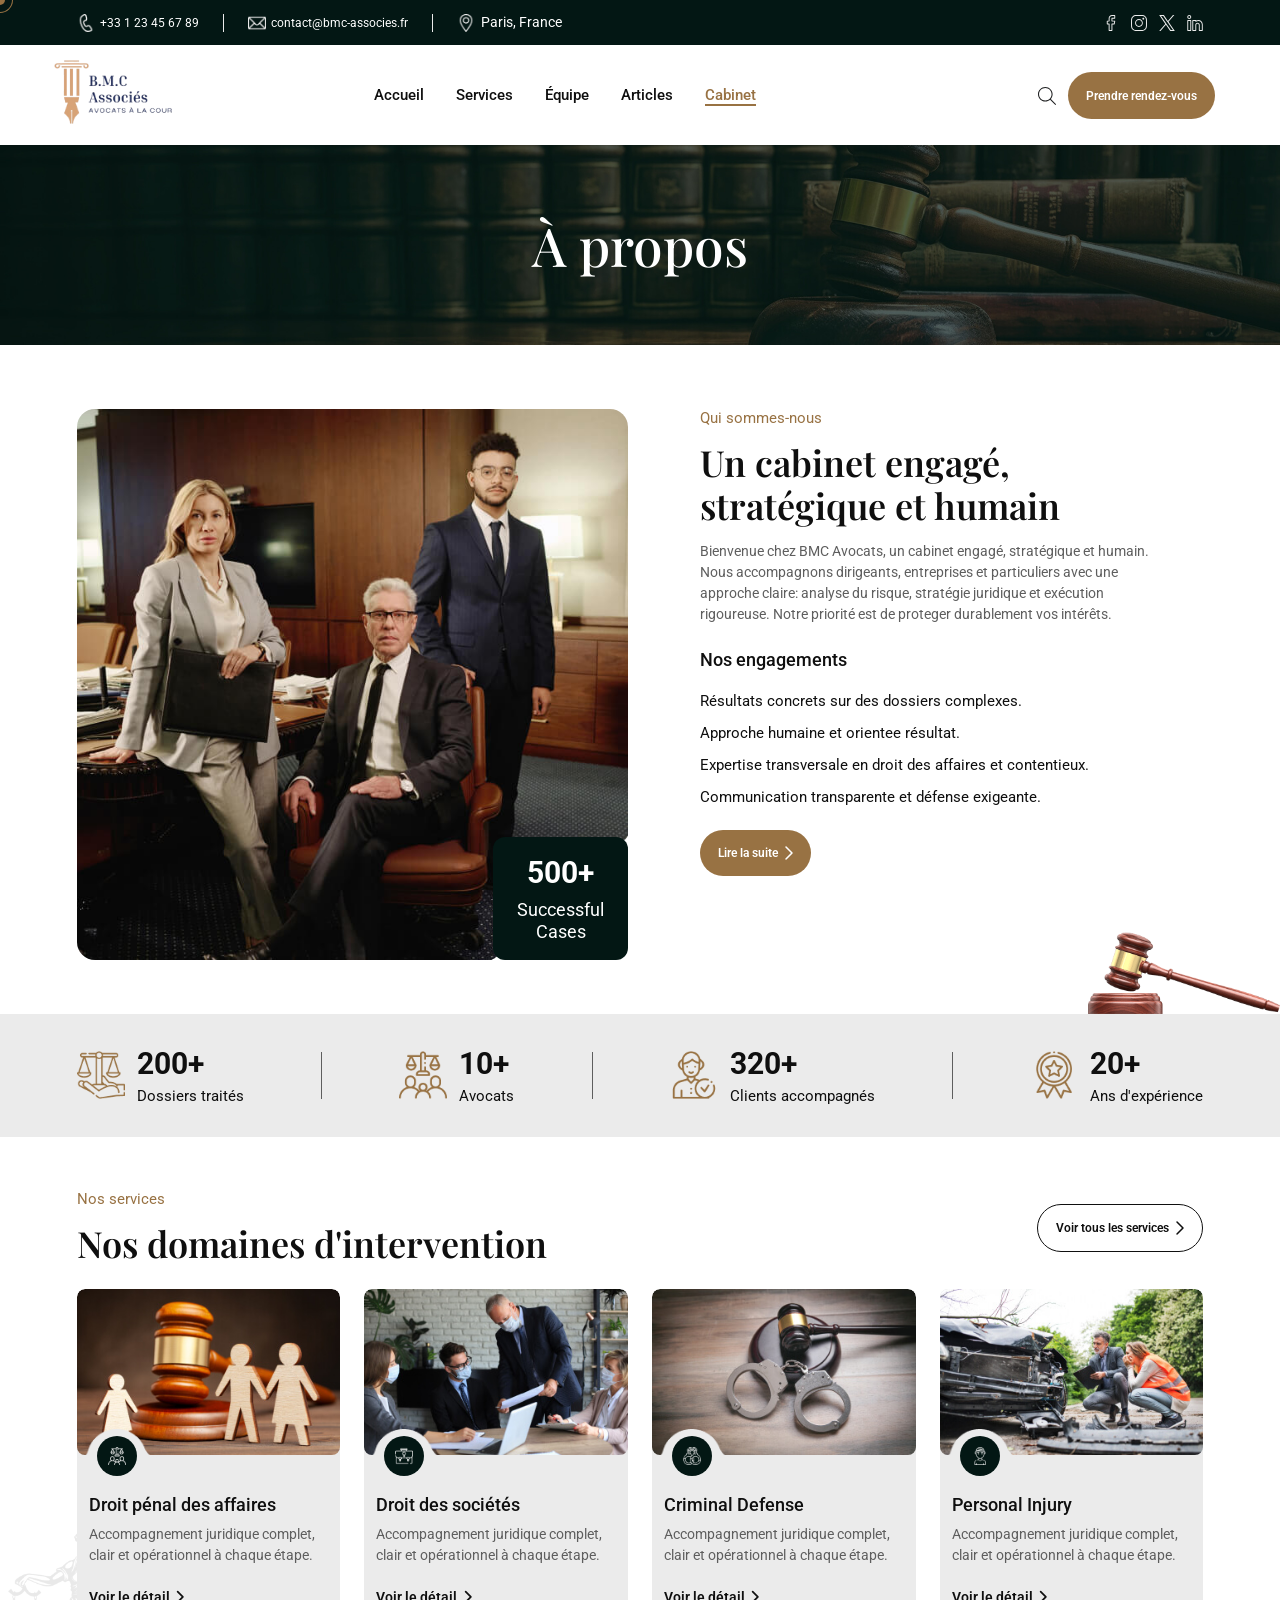
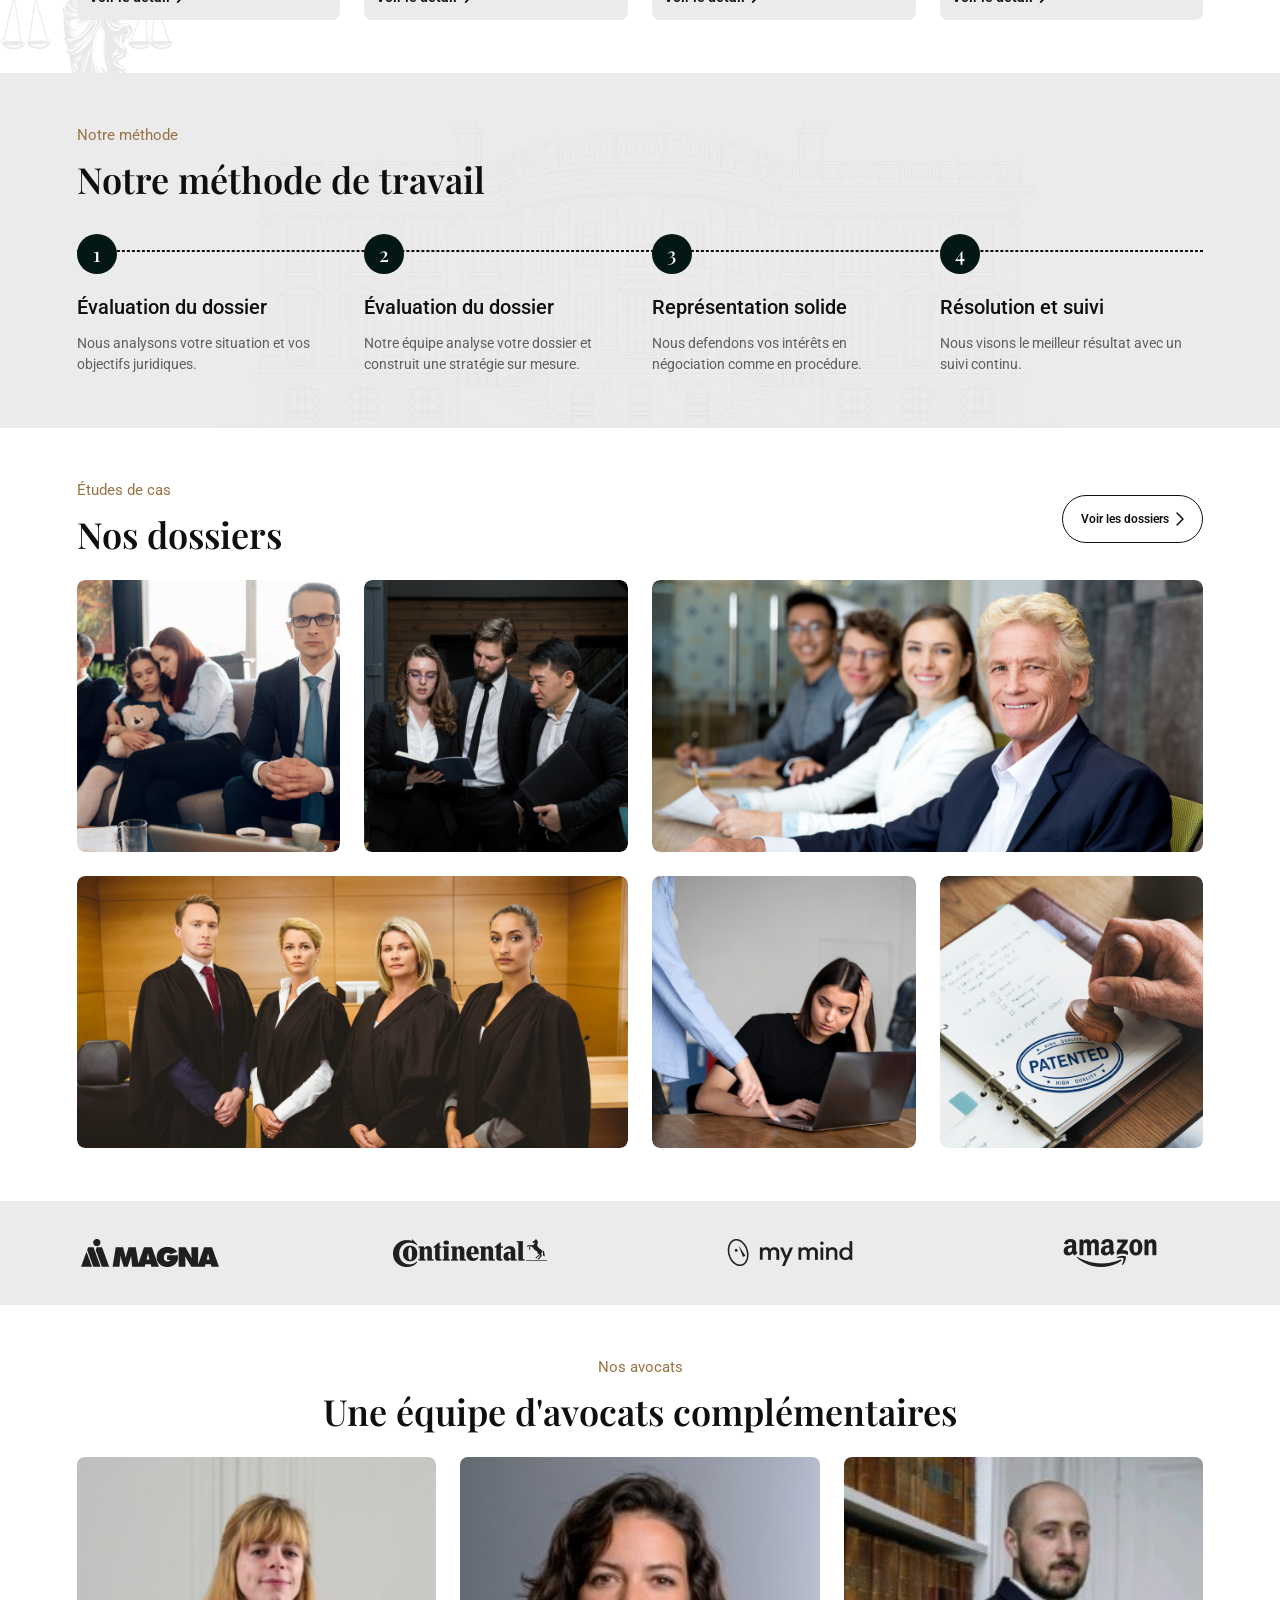
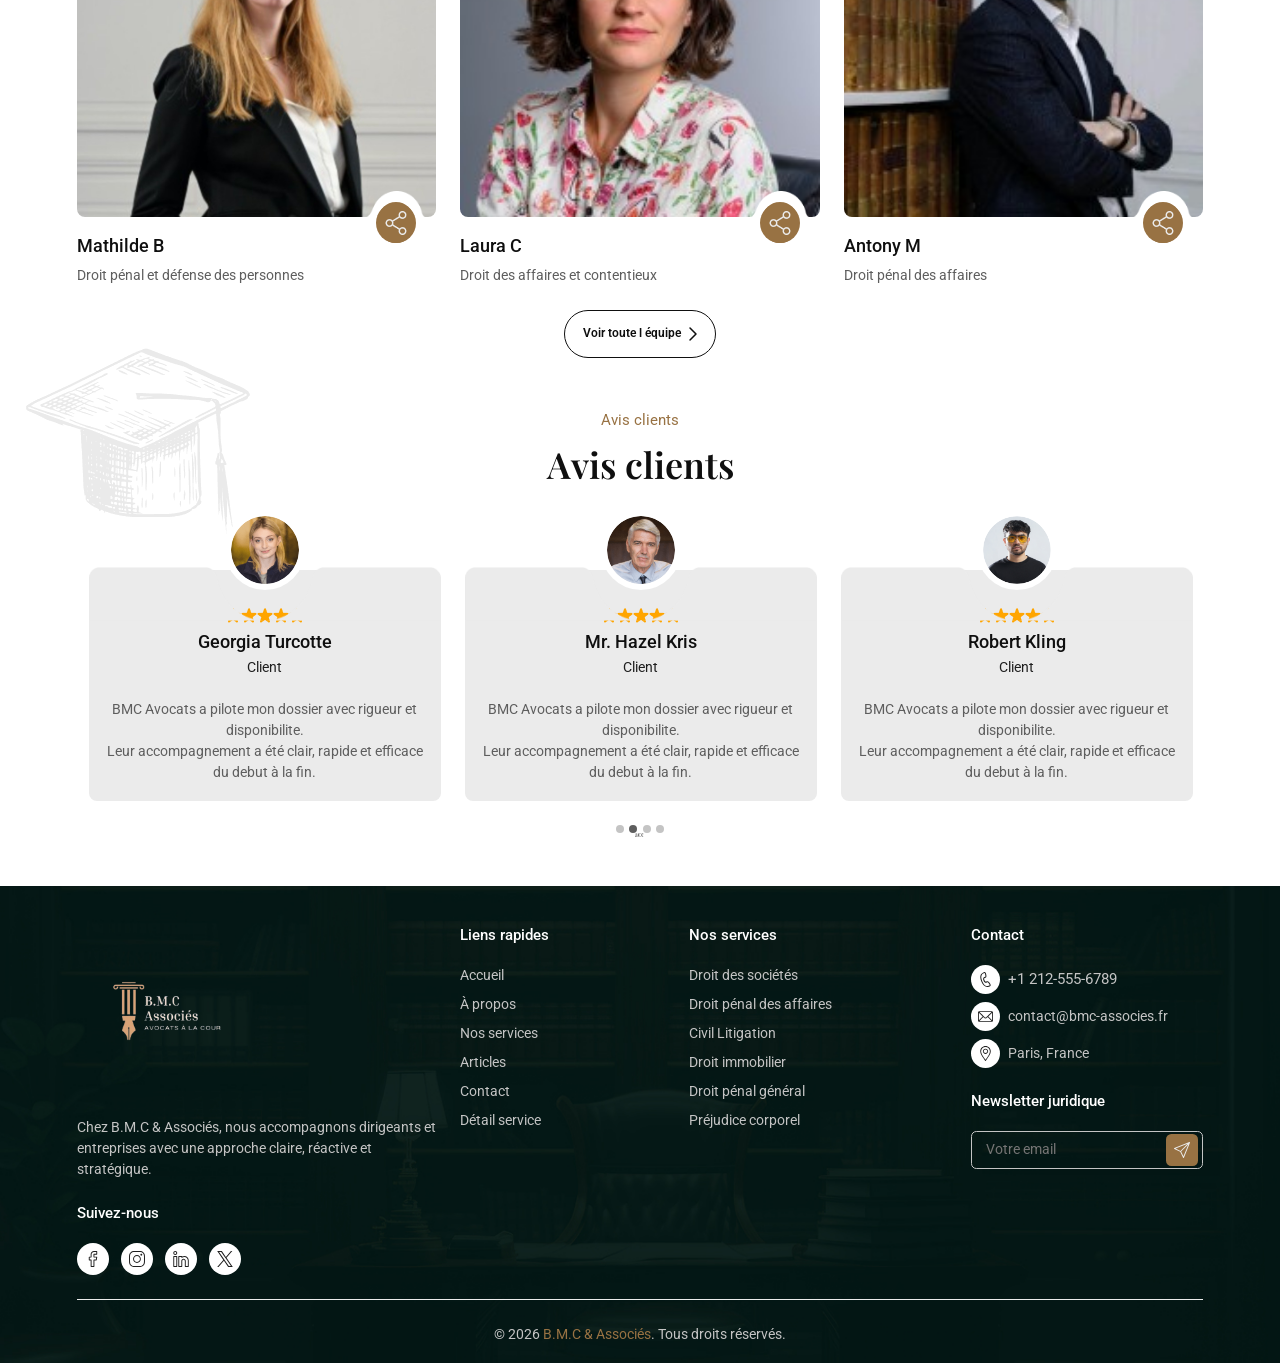
<file: about.html>
﻿<!DOCTYPE html>
<html lang="fr">

<head>
    <meta charset="UTF-8">
    <meta http-equiv="X-UA-Compatible" content="IE=edge">
    <meta name="viewport" content="width=device-width, initial-scale=1, shrink-to-fit=no">
    <meta name="description" content="Découvrez la vision du cabinet BMC Avocats et notre approche stratégique du conseil et du contentieux en droit des affaires.">
    <meta name="robots" content="index,follow">
    <meta property="og:locale" content="fr_FR">
    <meta property="og:type" content="website">
    
    <meta property="og:title" content="À propos | BMC Avocats">
    <meta property="og:description" content="Découvrez la vision du cabinet BMC Avocats et notre approche stratégique du conseil et du contentieux en droit des affaires.">

    <title>À propos du cabinet | BMC Avocats</title>
    <link rel="canonical" href="https://www.bmc-avocats.fr/about.html">

    <!-- Favicon -->
    <link rel="shortcut icon" type="image/x-icon" href="assets/media/favicon.png">

    <!-- All CSS files -->
    <link rel="stylesheet" href="assets/css/vendor/font-awesome.css">
    <link rel="stylesheet" href="assets/css/vendor/slick-theme.css">
    <link rel="stylesheet" href="assets/css/vendor/slick-slider.css">
    <link rel="stylesheet" href="assets/css/vendor/bootstrap.min.css">
    <link rel="stylesheet" href="assets/css/app.css">

</head>

<body>

    <!-- Cursor Style -->
    <div id="cursor"></div>
    <div id="cursor-border"></div>
    <!-- Cursor Style -->

    <!-- Preloader START -->
    <div class="page-loader" id="preloader">
        <div class="preloader-container">
            <img src="assets/media/preloader/1.png" class="top-bar" alt="">
            <div class="preloader">
                <img src="assets/media/preloader/2.png" class="lefthandle" alt="">
                <img src="assets/media/preloader/3.png" alt="">
                <img src="assets/media/preloader/2.png" class="righthandle" alt="">
            </div>
        </div>
    </div>
    <!-- Preloader END -->


    <!-- Main Wrapper Start -->
    <div id="scroll-container" class="main-wrapper">

        <!-- Header Menu Start -->
        <div class="header-top">
            <div class="container-fluid">
                <div class="header-top-wrapper">
                    <div class="left-contact-block">
                        <div class="info-block">
                            <img src="assets/media/vector/call-vector.png" alt="">
                            <a href="tel:+33123456789" class="hover-content">+33 1 23 45 67 89</a>
                        </div>
                        <div class="info-block">
                            <img src="assets/media/vector/mail-vector.png" alt="">
                            <a href="mailto:contact@bmc-associes.fr" class="hover-content">contact@bmc-associes.fr</a>
                        </div>
                        <div class="info-block">
                            <img src="assets/media/vector/location-vector.png" alt="">
                            <p class="white">Paris, France</p>
                        </div>
                    </div>
                    <div class="right-links-block">
                        <a href="" class="link">
                            <svg xmlns="http://www.w3.org/2000/svg" width="20" height="20" viewBox="0 0 20 20"
                                fill="none">
                                <path
                                    d="M14.6875 4.6875C15.0109 4.6875 15.2734 4.425 15.2734 4.10156V0.585938C15.2734 0.2625 15.0109 0 14.6875 0H11.1719C8.91016 0 7.07031 1.83984 7.07031 4.10156V7.03125H5.3125C4.98906 7.03125 4.72656 7.29375 4.72656 7.61719V11.1328C4.72656 11.4563 4.98906 11.7188 5.3125 11.7188H7.07031V19.4141C7.07031 19.7375 7.33281 20 7.65625 20H11.1719C11.4953 20 11.7578 19.7375 11.7578 19.4141V11.7188H14.1016C14.3879 11.7188 14.6324 11.5117 14.6797 11.2293L15.2656 7.71367C15.2938 7.54375 15.2461 7.36992 15.1348 7.23828C15.0234 7.10703 14.8598 7.03125 14.6875 7.03125H11.7578V4.6875H14.6875ZM11.1719 8.20312H13.9957L13.6051 10.5469H11.1719C10.8484 10.5469 10.5859 10.8094 10.5859 11.1328V18.8281H8.24219V11.1328C8.24219 10.8094 7.97969 10.5469 7.65625 10.5469H5.89844V8.20312H7.65625C7.97969 8.20312 8.24219 7.94063 8.24219 7.61719V4.10156C8.24219 2.48633 9.55664 1.17188 11.1719 1.17188H14.1016V3.51562H11.1719C10.8484 3.51562 10.5859 3.77813 10.5859 4.10156V7.61719C10.5859 7.94063 10.8484 8.20312 11.1719 8.20312Z"
                                    fill="#EBEBEB" />
                            </svg>
                        </a>
                        <a href="" class="link">
                            <svg xmlns="http://www.w3.org/2000/svg" width="20" height="20" viewBox="0 0 20 20"
                                fill="none">
                                <g clip-path="url(#clip0_17753_3781)">
                                    <path
                                        d="M10.1968 20C10.1306 20 10.0644 20 9.99771 19.9997C8.43002 20.0035 6.9815 19.9637 5.57281 19.878C4.28131 19.7994 3.10242 19.3531 2.16339 18.5874C1.25732 17.8485 0.63858 16.8495 0.324402 15.6185C0.0509644 14.5467 0.0364685 13.4946 0.022583 12.477C0.0125122 11.7469 0.00213623 10.8817 0 10.0019C0.00213623 9.11838 0.0125122 8.25321 0.022583 7.52307C0.0364685 6.50562 0.0509644 5.45352 0.324402 4.38159C0.63858 3.15052 1.25732 2.15152 2.16339 1.41269C3.10242 0.647006 4.28131 0.200687 5.57297 0.122104C6.98166 0.036502 8.43048 -0.00347599 10.0015 0.000338713C11.5697 -0.00301822 13.0177 0.036502 14.4264 0.122104C15.7179 0.200687 16.8968 0.647006 17.8358 1.41269C18.7421 2.15152 19.3607 3.15052 19.6748 4.38159C19.9483 5.45337 19.9628 6.50562 19.9767 7.52307C19.9867 8.25321 19.9972 9.11838 19.9992 9.9982V10.0019C19.9972 10.8817 19.9867 11.7469 19.9767 12.477C19.9628 13.4944 19.9484 14.5465 19.6748 15.6185C19.3607 16.8495 18.7421 17.8485 17.8358 18.5874C16.8968 19.3531 15.7179 19.7994 14.4264 19.878C13.0774 19.9601 11.6916 20 10.1968 20ZM9.99771 18.761C11.5399 18.7647 12.9559 18.7256 14.3315 18.642C15.3081 18.5826 16.46 17.9421 17.1537 17.3764C17.7948 16.8535 18.2364 16.1321 18.4661 15.2321C18.6937 14.3399 18.7069 13.382 18.7195 12.4556C18.7294 11.7304 18.7398 10.8713 18.7419 10C18.7398 9.1286 18.7294 8.26969 18.7195 7.54444C18.7069 6.61807 18.6937 5.66013 18.4661 4.76779C18.2364 3.86783 17.7948 3.1464 17.1537 2.62348C16.46 2.05799 15.3081 1.43619 14.3315 1.37683C12.9559 1.29306 11.5399 1.25445 10.0014 1.25781C8.45947 1.25415 7.0433 1.29764 5.66772 1.38141C4.69116 1.44077 3.64605 1.85959 2.95239 2.42508C2.31121 2.948 1.75088 3.86783 1.52123 4.76779C1.29357 5.66013 1.28045 6.61792 1.26779 7.54444C1.25787 8.2703 1.24749 9.12982 1.24535 10.0019C1.24749 10.8701 1.25787 11.7298 1.26779 12.4556C1.28045 13.382 1.29357 14.3399 1.52123 15.2321C1.75088 16.1321 2.19247 16.8535 2.83364 17.3764C3.52731 17.9419 4.69116 18.5826 5.66772 18.642C7.0433 18.7258 8.45978 18.7648 9.99771 18.761ZM9.96048 14.8828C7.26822 14.8828 5.07767 12.6924 5.07767 10C5.07767 7.30762 7.26822 5.11722 9.96048 5.11722C12.6529 5.11722 14.8433 7.30762 14.8433 10C14.8433 12.6924 12.6529 14.8828 9.96048 14.8828ZM10.0014 6.25416C7.80598 6.25416 6.26095 7.7992 6.26095 9.9982C6.26095 11.829 7.6453 13.7609 9.97978 13.7609C11.8107 13.7609 13.7142 12.0264 13.7142 9.9982C13.7142 8.16745 12.3175 6.25416 10.0014 6.25416ZM15.3902 3.55472C14.743 3.55472 14.2183 4.07932 14.2183 4.7266C14.2183 5.37387 14.743 5.89847 15.3902 5.89847C16.0374 5.89847 16.562 5.37387 16.562 4.7266C16.562 4.07932 16.0374 3.55472 15.3902 3.55472Z"
                                        fill="#EBEBEB" />
                                </g>
                                <defs>
                                    <clipPath>
                                        <rect width="20" height="20" fill="white" />
                                    </clipPath>
                                </defs>
                            </svg>
                        </a>
                        <a href="" class="link">
                            <svg xmlns="http://www.w3.org/2000/svg" width="20" height="20" viewBox="0 0 20 20"
                                fill="none">
                                <g clip-path="url(#clip0_17753_3783)">
                                    <path
                                        d="M11.8683 8.46864L19.1537 0H17.4273L11.1014 7.3532L6.04897 0H0.221558L7.86186 11.1193L0.221558 20H1.94805L8.62833 12.2348L13.9641 20H19.7915L11.8679 8.46864H11.8683ZM9.50367 11.2173L8.72954 10.1101L2.57013 1.29967H5.22192L10.1926 8.40994L10.9668 9.51718L17.4281 18.7594H14.7763L9.50367 11.2177V11.2173Z"
                                        fill="#EBEBEB" />
                                </g>
                                <defs>
                                    <clipPath>
                                        <rect width="20" height="20" fill="white" />
                                    </clipPath>
                                </defs>
                            </svg>
                        </a>
                        <a href="" class="link">
                            <svg xmlns="http://www.w3.org/2000/svg" width="20" height="20" viewBox="0 0 20 20"
                                fill="none">
                                <g clip-path="url(#clip0_17753_3785)">
                                    <path
                                        d="M4.70306 6.27594H0.9375C0.613861 6.27594 0.351562 6.53839 0.351562 6.86188V19.4141C0.351562 19.7377 0.613861 20 0.9375 20H4.70306C5.0267 20 5.289 19.7377 5.289 19.4141V6.86188C5.289 6.53839 5.0267 6.27594 4.70306 6.27594ZM4.11713 18.8281H1.52344V7.44781H4.11713V18.8281Z"
                                        fill="#EBEBEB" />
                                    <path
                                        d="M2.82043 0C1.45905 0 0.351562 1.10748 0.351562 2.46857C0.351562 3.82996 1.45905 4.93729 2.82043 4.93729C4.18167 4.93729 5.289 3.8298 5.289 2.46857C5.289 1.10748 4.18167 0 2.82043 0ZM2.82043 3.76541C2.10526 3.76541 1.52344 3.18375 1.52344 2.46857C1.52344 1.75354 2.10526 1.17188 2.82043 1.17188C3.53546 1.17188 4.11713 1.75354 4.11713 2.46857C4.11713 3.18375 3.53546 3.76541 2.82043 3.76541Z"
                                        fill="#EBEBEB" />
                                    <path
                                        d="M14.1176 6.19308C13.2269 6.19308 12.3491 6.40778 11.563 6.80939C11.5363 6.51047 11.2852 6.27594 10.9793 6.27594H7.21344C6.88995 6.27594 6.6275 6.53839 6.6275 6.86188V19.4141C6.6275 19.7377 6.88995 20 7.21344 20H10.9793C11.3029 20 11.5652 19.7377 11.5652 19.4141V12.5104C11.5652 11.6223 12.2879 10.8998 13.176 10.8998C14.064 10.8998 14.7864 11.6223 14.7864 12.5104V19.4141C14.7864 19.7377 15.0488 20 15.3723 20H19.138C19.4617 20 19.724 19.7377 19.724 19.4141V11.7995C19.724 8.70804 17.209 6.19308 14.1176 6.19308ZM18.5521 18.8281H15.9584V12.5104C15.9584 10.9761 14.7102 9.72794 13.1761 9.72794C11.6417 9.72794 10.3934 10.9761 10.3934 12.5104V18.8281H7.79953V7.44781H10.3934V7.88071C10.3934 8.10608 10.5226 8.31146 10.7259 8.40897C10.929 8.50647 11.17 8.4787 11.346 8.33786C12.1394 7.70142 13.098 7.36496 14.1176 7.36496C16.5628 7.36496 18.5521 9.35425 18.5521 11.7995V18.8281Z"
                                        fill="#EBEBEB" />
                                </g>
                                <defs>
                                    <clipPath>
                                        <rect width="20" height="20" fill="white" />
                                    </clipPath>
                                </defs>
                            </svg>
                        </a>
                    </div>
                </div>
            </div>
        </div>
        <header class="main-menu">
            <div class="header-section">
                <div class="container-fluid">
                    <div class="header-center">
                        <div class="row align-items-center justify-content-between gap-24">
                            <div class="col-xl-2 col-lg-3 col-5">
                                <a href="index.html" class="header-logo bmc-logo-inline"><img src="assets/media/logo-1-nobg.png" alt="BMC Avocats"></a>
                            </div>
                            <div class="col-lg-5 col-1 d-md-flex d-none">
                                <nav class="navigation">
                                    <div class="menu-button-right">
                                        <div class="main-menu__nav">
                                            <ul class="main-menu__list">
                                                <li>
                                                    <a href="index.html">Accueil</a>
                                                </li>
                                                <li class="dropdown">
                                                    <a href="javascript:void(0);">Services</a>
                                                    <ul class="sub-menu">
                                                        <li><a href="services.html">Services</a></li>
                                                        <li><a href="service-detail.html">Détail service</a></li>
                                                    </ul>
                                                </li>
                                                <li class="dropdown">
                                                    <a href="javascript:void(0);">Équipe</a>
                                                    <ul class="sub-menu">
                                                        <li><a href="team.html">Équipe</a></li>
                                                        <li><a href="team-detail.html">Profil avocat</a></li>
                                                    </ul>
                                                </li>
                                                <li class="dropdown">
                                                    <a href="javascript:void(0);">Articles</a>
                                                    <ul>
                                                        <li><a href="blog-grid.html">Articles</a></li>
                                                        <li><a href="blog-grid-sidebar.html">Articles</a></li>
                                                        <li><a href="blog-detail.html">Article</a></li>
                                                    </ul>
                                                </li>
                                                <li class="dropdown">
                                                    <a href="javascript:void(0);" class="active">Cabinet</a>
                                                    <ul>
                                                        <li><a href="about.html">À propos</a></li>
                                                        <li><a href="case-study.html">Études de cas</a></li>
                                                        <li><a href="case-study-detail.html">Détail étude de cas</a></li>
                                                        <li><a href="appointment.html">Prendre rendez-vous</a></li>
                                                        <li><a href="contact.html">Contact</a></li>
                                                    </ul>
                                                </li>
                                            </ul>
                                        </div>
                                    </div>
                                </nav>
                            </div>
                            <div class="col-xl-4 col-lg-3 col-5 p-0">
                                <div class="header-buttons">
                                    <div class="right-nav d-sm-flex d-none">
                                        <form action="index.html">
                                            <div class="search-block">
                                                <input type="text" class="input-search form-control" name="search"
                                                    id="searchbar" placeholder="Rechercher...">
                                                <a href="javascript:;" class="button-block search-toggler">
                                                    <svg xmlns="http://www.w3.org/2000/svg" width="24" height="24"
                                                        viewBox="0 0 24 24" fill="none">
                                                        <path
                                                            d="M9.74062 0C15.1116 0 19.4812 4.36964 19.4812 9.74063C19.4812 12.1734 18.5847 14.4008 17.1047 16.1097L23.7941 22.7997C24.0687 23.0743 24.0686 23.5195 23.794 23.7941C23.5194 24.0687 23.0743 24.0686 22.7997 23.7941L16.1104 17.1041C14.4014 18.5845 12.1738 19.4813 9.74062 19.4813C4.36964 19.4813 0 15.1116 0 9.74063C0 4.36964 4.36964 0 9.74062 0ZM9.74062 18.075C14.3362 18.075 18.075 14.3362 18.075 9.74063C18.075 5.14505 14.3362 1.40625 9.74062 1.40625C5.14505 1.40625 1.40625 5.14505 1.40625 9.74063C1.40625 14.3362 5.14505 18.075 9.74062 18.075Z"
                                                            fill="#1E1F20" />
                                                    </svg>
                                                </a>
                                            </div>
                                        </form>
                                        <a href="appointment.html" class="header-cus-btn">
                                            <span class="text">Prendre rendez-vous</span>
                                        </a>
                                    </div>

                                    <a href="#" class="main-menu__toggler mobile-nav__toggler">
                                        <img src="assets/media/icons/menu-2.png" alt="">
                                    </a>
                                </div>
                            </div>
                        </div>
                    </div>
                </div>
            </div>
        </header>
        <!-- Header Menu End -->

        <div class="stricky-header stricked-menu">
            <div class="">
                <div class="sticky-header__content"></div>
            </div>
        </div>

        <!-- Main Sections -->
        <main class="main-wrapper">

            <!-- Title Banner Start -->
            <section class="title-banner mb-96">
                <div class="container-fluid">
                    <h1>À propos</h1>
                </div>
            </section>
            <!-- Title Banner End -->

            <!-- About Section Start -->
            <section class="about-sec mb-80">
                <div class="container-fluid">
                    <div class="row row-gap-4">
                        <div class="col-lg-6">
                            <div class="img-block">
                                <img src="assets/media/about/about-img.jpg" class="about-img" alt="">
                                <div class="about-content-wrapper">
                                    <img src="assets/media/vector/about-shape.png" class="about-vector" alt="">
                                    <div class="about-content">
                                        <h3 class="fw-700 white mb-12 font-sec">500+</h3>
                                        <h5 class="white fw-400 white font-sec">Successful<br>
                                            Cases</h5>
                                    </div>
                                </div>
                            </div>
                        </div>
                        <div class="col-lg-6">
                            <div class="ps-md-5 pe-md-5">
                                <h6 class="fw-400 color-sec font-sec mb-16">Qui sommes-nous</h6>
                                <h2 class="fw-600 mb-16">Un cabinet engagé, stratégique et humain</h2>
                                <p class="mb-32">Bienvenue chez BMC Avocats, un cabinet engagé, stratégique et humain.
                                    Nous accompagnons dirigeants, entreprises et particuliers avec une approche claire:
                                    analyse du risque, stratégie juridique et exécution rigoureuse. Notre priorité est
                                    de proteger durablement vos intérêts.</p>
                                <h5 class="fw-500 mb-24">Nos engagements</h5>
                                <h6 class="fw-400 mb-16">Résultats concrets sur des dossiers complexes.</h6>
                                <h6 class="fw-400 mb-16">Approche humaine et orientee résultat.</h6>
                                <h6 class="fw-400 mb-16">Expertise transversale en droit des affaires et contentieux.</h6>
                                <h6 class="fw-400 mb-32">Communication transparente et défense exigeante.</h6>
                                <a href="about.html" class="cus-btn-3">
                                    <span class="text">Lire la suite</span>
                                    <i class="fa-solid fa-chevron-right"></i>
                                </a>
                            </div>
                        </div>
                    </div>
                </div>
            </section>
            <!-- About Section End -->

            <!-- About Block 2 Start -->
            <section class="about-block mb-80">
                <img src="assets/media/vector/gavel-vector.png" class="gavel-vector" alt="">
                <div class="container-fluid">
                    <div class="block-content">
                        <div class="block-1">
                            <img class="num-vector" src="assets/media/vector/successfull-cases.png" alt="">
                            <div>
                                <h3 class="fw-700 mb-8">200+</h3>
                                <h6 class="fw-400">Dossiers traités</h6>
                            </div>
                        </div>
                        <div class="vr-line"></div>
                        <div class="block-1">
                            <img class="num-vector" src="assets/media/vector/family.png" alt="">
                            <div>
                                <h3 class="fw-700 mb-8">10+</h3>
                                <h6 class="fw-400">Avocats</h6>
                            </div>
                        </div>
                        <div class="vr-line"></div>
                        <div class="block-1">
                            <img class="num-vector" src="assets/media/vector/happy-member.png" alt="">
                            <div>
                                <h3 class="fw-700 mb-8">320+</h3>
                                <h6 class="fw-400">Clients accompagnés</h6>
                            </div>
                        </div>
                        <div class="vr-line"></div>
                        <div class="block-1">
                            <img class="num-vector" src="assets/media/vector/medal.png" alt="">
                            <div>
                                <h3 class="fw-700 mb-8">20+</h3>
                                <h6 class="fw-400">Ans d'expérience</h6>
                            </div>
                        </div>
                    </div>
                </div>
            </section>
            <!-- About Block 2 End -->

            <!-- Nos services Start -->
            <section class="service-sec mb-80">
                <img src="assets/media/vector/service-bg-vector.png" class="service-vector" alt="">
                <div class="container-fluid">
                    <div class="heading mb-32">
                        <div>
                            <h6 class="fw-400 color-sec mb-16">Nos services</h6>
                            <h2 class="fw-600">Nos domaines d'intervention</h2>
                        </div>
                        <a href="services.html" class="cus-btn-2 border-black">
                            <span class="text">Voir tous les services</span>
                            <i class="fa-solid fa-chevron-right"></i>
                        </a>
                    </div>
                    <div class="row row-gap-4">
                        <div class="col-xl-3 col-md-4">
                            <div class="service-card">
                                <a href="service-detail.html" class="card-image">
                                    <img src="assets/media/service/img-1.jpg" class="card-img" alt="card-img">
                                    <span class="shap-img_icon">
                                        <img src="assets/media/vector/service-card-shape.png" class="card-shap" alt="">
                                        <span class="card-icon">
                                            <img src="assets/media/service/icon-vec-1.png" alt="">
                                        </span>
                                    </span>
                                </a>
                                <div class="card-contant">
                                    <a href="service-detail.html" class="h5 fw-500 hover-content mb-12">Droit pénal des affaires</a>
                                    <p class="mb-24">Accompagnement juridique complet, clair et opérationnel à chaque étape.
                                    </p>
                                    <a href="service-detail.html" class="card-btn">
                                        <span class="fw-600 text-16">Voir le détail</span>
                                        <i class="fa-solid fa-chevron-right"></i>
                                    </a>
                                </div>
                            </div>
                        </div>
                        <div class="col-xl-3 col-md-4">
                            <div class="service-card">
                                <a href="service-detail.html" class="card-image">
                                    <img src="assets/media/service/img-2.jpg" class="card-img" alt="card-img">
                                    <span class="shap-img_icon">
                                        <img src="assets/media/vector/service-card-shape.png" class="card-shap" alt="">
                                        <span class="card-icon">
                                            <img src="assets/media/service/icon-vec-2.png" alt="">
                                        </span>
                                    </span>
                                </a>
                                <div class="card-contant">
                                    <a href="service-detail.html" class="h5 fw-500 hover-content mb-12">Droit des sociétés</a>
                                    <p class="mb-24">Accompagnement juridique complet, clair et opérationnel à chaque étape.
                                    </p>
                                    <a href="service-detail.html" class="card-btn">
                                        <span class="fw-600 text-16">Voir le détail</span>
                                        <i class="fa-solid fa-chevron-right"></i>
                                    </a>
                                </div>
                            </div>
                        </div>
                        <div class="col-xl-3 col-md-4">
                            <div class="service-card">
                                <a href="service-detail.html" class="card-image">
                                    <img src="assets/media/service/img-3.jpg" class="card-img" alt="card-img">
                                    <span class="shap-img_icon">
                                        <img src="assets/media/vector/service-card-shape.png" class="card-shap" alt="">
                                        <span class="card-icon">
                                            <img src="assets/media/service/icon-vec-3.png" alt="">
                                        </span>
                                    </span>
                                </a>
                                <div class="card-contant">
                                    <a href="service-detail.html" class="h5 fw-500 hover-content mb-12">Criminal
                                        Defense</a>
                                    <p class="mb-24">Accompagnement juridique complet, clair et opérationnel à chaque étape.
                                    </p>
                                    <a href="service-detail.html" class="card-btn">
                                        <span class="fw-600 text-16">Voir le détail</span>
                                        <i class="fa-solid fa-chevron-right"></i>
                                    </a>
                                </div>
                            </div>
                        </div>
                        <div class="col-xl-3 col-md-4">
                            <div class="service-card">
                                <a href="service-detail.html" class="card-image">
                                    <img src="assets/media/service/img-4.jpg" class="card-img" alt="card-img">
                                    <span class="shap-img_icon">
                                        <img src="assets/media/vector/service-card-shape.png" class="card-shap" alt="">
                                        <span class="card-icon">
                                            <img src="assets/media/service/icon-vec-4.png" alt="">
                                        </span>
                                    </span>
                                </a>
                                <div class="card-contant">
                                    <a href="service-detail.html" class="h5 fw-500 hover-content mb-12">Personal
                                        Injury</a>
                                    <p class="mb-24">Accompagnement juridique complet, clair et opérationnel à chaque étape.
                                    </p>
                                    <a href="service-detail.html" class="card-btn">
                                        <span class="fw-600 text-16">Voir le détail</span>
                                        <i class="fa-solid fa-chevron-right"></i>
                                    </a>
                                </div>
                            </div>
                        </div>
                    </div>
                </div>
            </section>
            <!-- Nos services End -->

            <!-- Work Flow Section Start -->
            <section class="workflow-sec mb-80">
                <div class="container-fluid">
                    <div class="mb-48">
                        <h6 class="fw-400 color-sec mb-16">Notre méthode</h6>
                        <h2 class="fw-600">Notre méthode de travail</h2>
                    </div>
                    <div class="workblock-wrapper">
                        <div class="dotted-border"></div>
                        <div class="row row-gap-4">
                            <div class="col-lg-3 col-6">
                                <div class="workblock">
                                    <div class="icon mb-24">1</div>
                                    <h4 class="h4 fw-500 mb-16">Évaluation du dossier</h4>
                                    <p>Nous analysons votre situation et vos objectifs juridiques.</p>
                                </div>
                            </div>
                            <div class="col-lg-3 col-6">
                                <div class="workblock">
                                    <div class="icon mb-24">2</div>
                                    <h4 class="h4 fw-500 mb-16">Évaluation du dossier</h4>
                                    <p>Notre équipe analyse votre dossier et construit une stratégie sur mesure.</p>
                                </div>
                            </div>
                            <div class="col-lg-3 col-6">
                                <div class="workblock">
                                    <div class="icon mb-24">3</div>
                                    <h4 class="h4 fw-500 mb-16">Représentation solide</h4>
                                    <p>Nous defendons vos intérêts en négociation comme en procédure.</p>
                                </div>
                            </div>
                            <div class="col-lg-3 col-6">
                                <div class="workblock">
                                    <div class="icon mb-24">4</div>
                                    <h4 class="h4 fw-500 mb-16">Résolution et suivi</h4>
                                    <p>Nous visons le meilleur résultat avec un suivi continu.</p>
                                </div>
                            </div>
                        </div>
                    </div>
                </div>
            </section>
            <!-- Work Flow Section End -->

            <!-- Nos dossiers Section Start -->
            <section class="case-portfolio-sec mb-80">
                <div class="container-fluid">
                    <div class="heading mb-32">
                        <div>
                            <h6 class="fw-400 color-sec mb-16">Études de cas</h6>
                            <h2 class="fw-600">Nos dossiers</h2>
                        </div>
                        <a href="case-study.html" class="cus-btn-2 border-black">
                            <span class="text">Voir les dossiers</span>
                            <i class="fa-solid fa-chevron-right"></i>
                        </a>
                    </div>
                    <div class="row row-gap-4">
                        <div class="col-lg-3 col-md-6">
                            <a href="case-study-detail.html" class="portfolio-block">
                                <img src="assets/media/images/project-img-1.jpg" alt="">
                                <div class="hover-bg"></div>
                                <span class="block-content">
                                    <span class="h5 fw-500 white mb-16">Litige patrimonial familial</span>
                                    <span class="text-16 light-gray">Droit pénal des affaires</span>
                                </span>
                            </a>
                        </div>
                        <div class="col-lg-3 col-md-6">
                            <a href="case-study-detail.html" class="portfolio-block">
                                <img src="assets/media/images/project-img-2.jpg" alt="">
                                <div class="hover-bg"></div>
                                <span class="block-content">
                                    <span class="h5 fw-500 white mb-16">Résolution de rupture contractuelle</span>
                                    <span class="text-16 light-gray">Stratégie patrimoniale</span>
                                </span>
                            </a>
                        </div>
                        <div class="col-lg-6">
                            <a href="case-study-detail.html" class="portfolio-block">
                                <img src="assets/media/images/project-img-3.jpg" alt="">
                                <div class="hover-bg"></div>
                                <span class="block-content">
                                    <span class="h5 fw-500 white mb-16">Accompagnement fusion acquisition</span>
                                    <span class="text-16 light-gray">Droit des affaires</span>
                                </span>
                            </a>
                        </div>
                        <div class="col-lg-6">
                            <a href="case-study-detail.html" class="portfolio-block">
                                <img src="assets/media/images/project-img-4.jpg" alt="">
                                <div class="hover-bg"></div>
                                <span class="block-content">
                                    <span class="h5 fw-500 white mb-16">Mise en conformité environnementale</span>
                                    <span class="text-16 light-gray">Droit de l environnement</span>
                                </span>
                            </a>
                        </div>
                        <div class="col-lg-3 col-md-6">
                            <a href="case-study-detail.html" class="portfolio-block">
                                <img src="assets/media/images/project-img-5.jpg" alt="">
                                <div class="hover-bg"></div>
                                <span class="block-content">
                                    <span class="h5 fw-500 white mb-16">Reglement de litige en entreprise</span>
                                    <span class="text-16 light-gray">Droit du travail</span>
                                </span>
                            </a>
                        </div>
                        <div class="col-lg-3 col-md-6">
                            <a href="case-study-detail.html" class="portfolio-block">
                                <img src="assets/media/images/project-img-6.jpg" alt="">
                                <div class="hover-bg"></div>
                                <span class="block-content">
                                    <span class="h5 fw-500 white mb-16">Protection de portefeuille de brevets</span>
                                    <span class="text-16 light-gray">Propriete intellectuelle</span>
                                </span>
                            </a>
                        </div>
                    </div>
                </div>
            </section>
            <!-- Nos dossiers Section End -->

            <!-- BRAND SLIDER START -->
            <div class="brand-slider-wrapper mb-80">
                <div class="">
                    <div class="brand-slider">
                        <div class="brand-image">
                            <img src="assets/media/images/brand-1.png" alt="">
                        </div>
                        <div class="brand-image">
                            <img src="assets/media/images/brand-2.png" alt="">
                        </div>
                        <div class="brand-image">
                            <img src="assets/media/images/brand-3.png" alt="">
                        </div>
                        <div class="brand-image">
                            <img src="assets/media/images/brand-4.png" alt="">
                        </div>
                        <div class="brand-image">
                            <img src="assets/media/images/brand-5.png" alt="">
                        </div>
                        <div class="brand-image">
                            <img src="assets/media/images/brand-1.png" alt="">
                        </div>
                        <div class="brand-image">
                            <img src="assets/media/images/brand-2.png" alt="">
                        </div>
                        <div class="brand-image">
                            <img src="assets/media/images/brand-3.png" alt="">
                        </div>
                        <div class="brand-image">
                            <img src="assets/media/images/brand-4.png" alt="">
                        </div>
                        <div class="brand-image">
                            <img src="assets/media/images/brand-5.png" alt="">
                        </div>
                    </div>
                </div>
            </div>
            <!-- BRAND SLIDER END -->
            <!-- Trusted Équipe Section Start -->
            <section class="trusted-team-sec mb-80">
                <div class="container-fluid">
                    <div class="text-center mb-32">
                        <h6 class="fw-400 color-sec mb-16">Nos avocats</h6>
                        <h2 class="fw-600">Une équipe d'avocats complémentaires</h2>
                    </div>
                    <div class="row row-gap-4 mb-32 justify-content-center">
                        <div class="col-lg-4 col-md-6">
                            <div class="team-card">
                                <div class="card-image">
                                    <a href="team-detail.html">
                                        <img src="assets/media/images/mathilde-b_avocate-penaliste.jpg" class="card-img" alt="card-img">
                                    </a>
                                    <div class="shap-img_icon">
                                        <img src="assets/media/vector/team-card-vector.png" class="card-shape" alt="">
                                        <div class="team-social">
                                            <div class="team-social-share">
                                                <img src="./assets/media/vector/shere-vec.png" width="15" height="17"
                                                    alt="Icône de partage">
                                            </div>
                                            <ul>
                                                <li>
                                                    <a href=""><i class="fab fa-facebook-f"></i></a>
                                                </li>
                                                <li>
                                                    <a href=""><i class="fab fa-instagram"></i></a>
                                                </li>
                                                <li>
                                                    <a href="https://www.linkedin.com" target="_blank" rel="noopener noreferrer"><i class="fab fa-linkedin-in"></i></a>
                                                </li>
                                            </ul>
                                        </div>
                                    </div>
                                </div>
                                <div class="card-contant">
                                    <a href="team-detail.html" class="fw-500 h5 mb-12">Mathilde B</a>
                                    <p>Droit pénal et défense des personnes</p>
                                </div>
                            </div>
                        </div>
                        <div class="col-lg-4 col-md-6">
                            <div class="team-card">
                                <div class="card-image">
                                    <a href="team-detail.html">
                                        <img src="assets/media/images/laura-c_avocate-arbitrage.jpg" class="card-img" alt="card-img">
                                    </a>
                                    <div class="shap-img_icon">
                                        <img src="assets/media/vector/team-card-vector.png" class="card-shape" alt="">
                                        <div class="team-social">
                                            <div class="team-social-share">
                                                <img src="./assets/media/vector/shere-vec.png" width="15" height="17"
                                                    alt="Icône de partage">
                                            </div>
                                            <ul>
                                                <li>
                                                    <a href=""><i class="fab fa-facebook-f"></i></a>
                                                </li>
                                                <li>
                                                    <a href=""><i class="fab fa-instagram"></i></a>
                                                </li>
                                                <li>
                                                    <a href="https://www.linkedin.com" target="_blank" rel="noopener noreferrer"><i class="fab fa-linkedin-in"></i></a>
                                                </li>
                                            </ul>
                                        </div>
                                    </div>
                                </div>
                                <div class="card-contant">
                                    <a href="team-detail.html" class="fw-500 h5 mb-12">Laura C</a>
                                    <p>Droit des affaires et contentieux</p>
                                </div>
                            </div>
                        </div>
                        <div class="col-lg-4 col-md-6">
                            <div class="team-card">
                                <div class="card-image">
                                    <a href="team-detail.html">
                                        <img src="assets/media/images/antony-m_avocat-penaliste.jpg" class="card-img" alt="card-img">
                                    </a>
                                    <div class="shap-img_icon">
                                        <img src="assets/media/vector/team-card-vector.png" class="card-shape" alt="">
                                        <div class="team-social">
                                            <div class="team-social-share">
                                                <img src="./assets/media/vector/shere-vec.png" width="15" height="17"
                                                    alt="Icône de partage">
                                            </div>
                                            <ul>
                                                <li>
                                                    <a href=""><i class="fab fa-facebook-f"></i></a>
                                                </li>
                                                <li>
                                                    <a href=""><i class="fab fa-instagram"></i></a>
                                                </li>
                                                <li>
                                                    <a href="https://www.linkedin.com" target="_blank" rel="noopener noreferrer"><i class="fab fa-linkedin-in"></i></a>
                                                </li>
                                            </ul>
                                        </div>
                                    </div>
                                </div>
                                <div class="card-contant">
                                    <a href="team-detail.html" class="fw-500 h5 mb-12">Antony M</a>
                                    <p>Droit pénal des affaires</p>
                                </div>
                            </div>
                        </div>
                    </div>
                    <div class="text-center">
                        <a href="team.html" class="cus-btn-2 border-black">
                            <span class="text">Voir toute l équipe</span>
                            <i class="fa-solid fa-chevron-right"></i>
                        </a>
                    </div>
                </div>
            </section>
            <!-- Trusted Équipe Section End -->

            <!-- Testimonial Section Start -->
            <section class="testimonial-sec mb-80">
                <img src="assets/media/vector/hat-vector.png" class="hat-vector" alt="">
                <div class="container-fluid">
                    <div class="text-center mb-32">
                        <h6 class="fw-400 color-sec mb-16">Avis clients</h6>
                        <h2 class="fw-600">Avis clients</h2>
                    </div>
                    <div class="testimonial-slider row">
                        <div class="testimonial-block col-12">
                            <img src="assets/media/vector/testimonial-shape.png" class="testimonial-shape" alt="">
                            <img src="assets/media/user/user-1.png" class="user-img" alt="">
                            <div class="block-content">
                                <div class="d-flex align-items-center justify-content-center mb-12">
                                    <img src="assets/media/vector/star-vector.png" alt="">
                                    <img src="assets/media/vector/star-vector.png" alt="">
                                    <img src="assets/media/vector/star-vector.png" alt="">
                                    <img src="assets/media/vector/star-vector.png" alt="">
                                    <img src="assets/media/vector/star2-vector.png" alt="">
                                </div>
                                <h5 class="fw-500 mb-4p">Mr. Tommie Fay</h5>
                                <p class="light-black mb-24">Client</p>
                                <p>BMC Avocats a pilote mon dossier avec rigueur et disponibilite.<br> Leur accompagnement a été clair, rapide et efficace du debut à la fin.</p>
                            </div>
                        </div>
                        <div class="testimonial-block col-12">
                            <img src="assets/media/vector/testimonial-shape.png" class="testimonial-shape" alt="">
                            <img src="assets/media/user/user-2.png" class="user-img" alt="">
                            <div class="block-content">
                                <div class="d-flex align-items-center justify-content-center mb-12">
                                    <img src="assets/media/vector/star-vector.png" alt="">
                                    <img src="assets/media/vector/star-vector.png" alt="">
                                    <img src="assets/media/vector/star-vector.png" alt="">
                                    <img src="assets/media/vector/star-vector.png" alt="">
                                    <img src="assets/media/vector/star2-vector.png" alt="">
                                </div>
                                <h5 class="fw-500 mb-4p">Georgia Turcotte</h5>
                                <p class="light-black mb-24">Client</p>
                                <p>BMC Avocats a pilote mon dossier avec rigueur et disponibilite.<br> Leur accompagnement a été clair, rapide et efficace du debut à la fin.</p>
                            </div>
                        </div>
                        <div class="testimonial-block col-12">
                            <img src="assets/media/vector/testimonial-shape.png" class="testimonial-shape" alt="">
                            <img src="assets/media/user/user-3.png" class="user-img" alt="">
                            <div class="block-content">
                                <div class="d-flex align-items-center justify-content-center mb-12">
                                    <img src="assets/media/vector/star-vector.png" alt="">
                                    <img src="assets/media/vector/star-vector.png" alt="">
                                    <img src="assets/media/vector/star-vector.png" alt="">
                                    <img src="assets/media/vector/star-vector.png" alt="">
                                    <img src="assets/media/vector/star2-vector.png" alt="">
                                </div>
                                <h5 class="fw-500 mb-4p">Mr. Hazel Kris</h5>
                                <p class="light-black mb-24">Client</p>
                                <p>BMC Avocats a pilote mon dossier avec rigueur et disponibilite.<br> Leur accompagnement a été clair, rapide et efficace du debut à la fin.</p>
                            </div>
                        </div>
                        <div class="testimonial-block col-12">
                            <img src="assets/media/vector/testimonial-shape.png" class="testimonial-shape" alt="">
                            <img src="assets/media/user/user-4.png" class="user-img" alt="">
                            <div class="block-content">
                                <div class="d-flex align-items-center justify-content-center mb-12">
                                    <img src="assets/media/vector/star-vector.png" alt="">
                                    <img src="assets/media/vector/star-vector.png" alt="">
                                    <img src="assets/media/vector/star-vector.png" alt="">
                                    <img src="assets/media/vector/star-vector.png" alt="">
                                    <img src="assets/media/vector/star2-vector.png" alt="">
                                </div>
                                <h5 class="fw-500 mb-4p">Robert Kling</h5>
                                <p class="light-black mb-24">Client</p>
                                <p>BMC Avocats a pilote mon dossier avec rigueur et disponibilite.<br> Leur accompagnement a été clair, rapide et efficace du debut à la fin.</p>
                            </div>
                        </div>
                    </div>
                </div>
            </section>
            <!-- Testimonial Section End -->

            <!-- FOOTER Start -->
            <footer>
                <div class="container-fluid">
                    <div class="row row-gap-5 mb-32">
                        <div class="col-lg-4">
                            <div>
                                <a href="" class="footer-logo mb-24"><img src="assets/media/logo-2-nobg.png"
                                        alt="footer-logo"></a>
                                <p class="mb-32 medium-gray">Chez B.M.C & Associés, nous accompagnons dirigeants et entreprises avec une approche claire, réactive et stratégique.
                                </p>
                                <h6 class="fw-500 mb-24 white">Suivez-nous</h6>
                                <ul class="unstyled social-link">
                                    <li>
                                        <a href="">
                                            <svg xmlns="http://www.w3.org/2000/svg" width="20" height="20"
                                                viewBox="0 0 20 20" fill="none">
                                                <path
                                                    d="M14.6875 4.6875C15.0109 4.6875 15.2734 4.425 15.2734 4.10156V0.585938C15.2734 0.2625 15.0109 0 14.6875 0H11.1718C8.91013 0 7.07028 1.83984 7.07028 4.10156V7.03125H5.31247C4.98903 7.03125 4.72653 7.29375 4.72653 7.61719V11.1328C4.72653 11.4562 4.98903 11.7188 5.31247 11.7188H7.07028V19.4141C7.07028 19.7375 7.33278 20 7.65622 20H11.1718C11.4953 20 11.7578 19.7375 11.7578 19.4141V11.7188H14.1015C14.3879 11.7188 14.6324 11.5117 14.6797 11.2293L15.2656 7.71367C15.2937 7.54375 15.2461 7.36992 15.1347 7.23828C15.0234 7.10703 14.8597 7.03125 14.6875 7.03125H11.7578V4.6875H14.6875ZM11.1718 8.20312H13.9957L13.605 10.5469H11.1718C10.8484 10.5469 10.5859 10.8094 10.5859 11.1328V18.8281H8.24216V11.1328C8.24216 10.8094 7.97966 10.5469 7.65622 10.5469H5.89841V8.20312H7.65622C7.97966 8.20312 8.24216 7.94062 8.24216 7.61719V4.10156C8.24216 2.48633 9.55661 1.17188 11.1718 1.17188H14.1015V3.51562H11.1718C10.8484 3.51562 10.5859 3.77813 10.5859 4.10156V7.61719C10.5859 7.94062 10.8484 8.20312 11.1718 8.20312Z"
                                                    fill="#EBEBEB" />
                                            </svg>
                                        </a>
                                    </li>
                                    <li><a href="">
                                            <svg xmlns="http://www.w3.org/2000/svg" width="20" height="20"
                                                viewBox="0 0 20 20" fill="none">
                                                <g clip-path="url(#clip0_17799_4114)">
                                                    <path
                                                        d="M10.1968 19.9999C10.1306 19.9999 10.0644 19.9999 9.99771 19.9996C8.43002 20.0035 6.9815 19.9636 5.57281 19.8779C4.28131 19.7993 3.10242 19.353 2.16339 18.5873C1.25732 17.8485 0.63858 16.8495 0.324402 15.6184C0.0509644 14.5466 0.0364685 13.4945 0.022583 12.4769C0.0125122 11.7468 0.00213623 10.8816 0 10.0018C0.00213623 9.11829 0.0125122 8.25312 0.022583 7.52298C0.0364685 6.50553 0.0509644 5.45343 0.324402 4.3815C0.63858 3.15043 1.25732 2.15143 2.16339 1.4126C3.10242 0.646916 4.28131 0.200597 5.57297 0.122014C6.98166 0.0364124 8.43048 -0.00356563 10.0015 0.000249067C11.5697 -0.00310787 13.0177 0.0364124 14.4264 0.122014C15.7179 0.200597 16.8968 0.646916 17.8358 1.4126C18.7421 2.15143 19.3607 3.15043 19.6748 4.3815C19.9483 5.45328 19.9628 6.50553 19.9767 7.52298C19.9867 8.25312 19.9972 9.11829 19.9992 9.99811V10.0018C19.9972 10.8816 19.9867 11.7468 19.9767 12.4769C19.9628 13.4944 19.9484 14.5465 19.6748 15.6184C19.3607 16.8495 18.7421 17.8485 17.8358 18.5873C16.8968 19.353 15.7179 19.7993 14.4264 19.8779C13.0774 19.96 11.6916 19.9999 10.1968 19.9999ZM9.99771 18.7609C11.5399 18.7646 12.9559 18.7255 14.3315 18.6419C15.3081 18.5825 16.46 17.942 17.1537 17.3763C17.7948 16.8534 18.2364 16.132 18.4661 15.232C18.6937 14.3398 18.7069 13.3819 18.7195 12.4555C18.7294 11.7303 18.7398 10.8712 18.7419 9.99994C18.7398 9.12851 18.7294 8.2696 18.7195 7.54435C18.7069 6.61798 18.6937 5.66004 18.4661 4.7677C18.2364 3.86774 17.7948 3.14631 17.1537 2.62339C16.46 2.0579 15.3081 1.4361 14.3315 1.37674C12.9559 1.29297 11.5399 1.25436 10.0014 1.25772C8.45947 1.25406 7.0433 1.29755 5.66772 1.38132C4.69116 1.44068 3.64605 1.8595 2.95239 2.42499C2.31121 2.94791 1.75088 3.86774 1.52123 4.7677C1.29357 5.66004 1.28045 6.61783 1.26779 7.54435C1.25787 8.27021 1.24749 9.12973 1.24535 10.0018C1.24749 10.87 1.25787 11.7297 1.26779 12.4555C1.28045 13.3819 1.29357 14.3398 1.52123 15.232C1.75088 16.132 2.19247 16.8534 2.83364 17.3763C3.52731 17.9418 4.69116 18.5825 5.66772 18.6419C7.0433 18.7257 8.45978 18.7647 9.99771 18.7609ZM9.96048 14.8828C7.26822 14.8828 5.07767 12.6924 5.07767 9.99994C5.07767 7.30753 7.26822 5.11713 9.96048 5.11713C12.6529 5.11713 14.8433 7.30753 14.8433 9.99994C14.8433 12.6924 12.6529 14.8828 9.96048 14.8828ZM10.0014 6.25407C7.80598 6.25407 6.26095 7.79911 6.26095 9.99811C6.26095 11.8289 7.6453 13.7608 9.97978 13.7608C11.8107 13.7608 13.7142 12.0263 13.7142 9.99811C13.7142 8.16736 12.3175 6.25407 10.0014 6.25407ZM15.3902 3.55463C14.743 3.55463 14.2183 4.07923 14.2183 4.72651C14.2183 5.37378 14.743 5.89838 15.3902 5.89838C16.0374 5.89838 16.562 5.37378 16.562 4.72651C16.562 4.07923 16.0374 3.55463 15.3902 3.55463Z"
                                                        fill="#1F1F1F" />
                                                </g>
                                                <defs>
                                                    <clipPath>
                                                        <rect width="20" height="20" fill="white" />
                                                    </clipPath>
                                                </defs>
                                            </svg>
                                        </a></li>
                                    <li><a href="">
                                            <svg xmlns="http://www.w3.org/2000/svg" width="20" height="20"
                                                viewBox="0 0 20 20" fill="none">
                                                <g clip-path="url(#clip0_17799_4117)">
                                                    <path
                                                        d="M4.70306 6.27594H0.9375C0.613861 6.27594 0.351562 6.53839 0.351562 6.86188V19.4141C0.351562 19.7377 0.613861 20 0.9375 20H4.70306C5.0267 20 5.289 19.7377 5.289 19.4141V6.86188C5.289 6.53839 5.0267 6.27594 4.70306 6.27594ZM4.11713 18.8281H1.52344V7.44781H4.11713V18.8281Z"
                                                        fill="#1F1F1F" />
                                                    <path
                                                        d="M2.82043 0C1.45905 0 0.351562 1.10748 0.351562 2.46857C0.351562 3.82996 1.45905 4.93729 2.82043 4.93729C4.18167 4.93729 5.289 3.8298 5.289 2.46857C5.289 1.10748 4.18167 0 2.82043 0ZM2.82043 3.76541C2.10526 3.76541 1.52344 3.18375 1.52344 2.46857C1.52344 1.75354 2.10526 1.17188 2.82043 1.17188C3.53546 1.17188 4.11713 1.75354 4.11713 2.46857C4.11713 3.18375 3.53546 3.76541 2.82043 3.76541Z"
                                                        fill="#1F1F1F" />
                                                    <path
                                                        d="M14.1176 6.19308C13.2269 6.19308 12.3491 6.40778 11.563 6.80939C11.5363 6.51047 11.2852 6.27594 10.9793 6.27594H7.21344C6.88995 6.27594 6.6275 6.53839 6.6275 6.86188V19.4141C6.6275 19.7377 6.88995 20 7.21344 20H10.9793C11.3029 20 11.5652 19.7377 11.5652 19.4141V12.5104C11.5652 11.6223 12.2879 10.8998 13.176 10.8998C14.064 10.8998 14.7864 11.6223 14.7864 12.5104V19.4141C14.7864 19.7377 15.0488 20 15.3723 20H19.138C19.4617 20 19.724 19.7377 19.724 19.4141V11.7995C19.724 8.70804 17.209 6.19308 14.1176 6.19308ZM18.5521 18.8281H15.9584V12.5104C15.9584 10.9761 14.7102 9.72794 13.1761 9.72794C11.6417 9.72794 10.3934 10.9761 10.3934 12.5104V18.8281H7.79953V7.44781H10.3934V7.88071C10.3934 8.10608 10.5226 8.31146 10.7259 8.40897C10.929 8.50647 11.17 8.4787 11.346 8.33786C12.1394 7.70142 13.098 7.36496 14.1176 7.36496C16.5628 7.36496 18.5521 9.35425 18.5521 11.7995V18.8281Z"
                                                        fill="#1F1F1F" />
                                                </g>
                                                <defs>
                                                    <clipPath>
                                                        <rect width="20" height="20" fill="white" />
                                                    </clipPath>
                                                </defs>
                                            </svg>
                                        </a></li>
                                    <li><a href="">
                                            <svg xmlns="http://www.w3.org/2000/svg" width="20" height="20"
                                                viewBox="0 0 20 20" fill="none">
                                                <g clip-path="url(#clip0_17799_4120)">
                                                    <path
                                                        d="M11.8683 8.46864L19.1537 0H17.4273L11.1014 7.3532L6.04897 0H0.221558L7.86186 11.1193L0.221558 20H1.94805L8.62834 12.2348L13.9641 20H19.7915L11.8679 8.46864H11.8683ZM9.50367 11.2173L8.72954 10.1101L2.57013 1.29967H5.22192L10.1926 8.40994L10.9668 9.51718L17.4281 18.7594H14.7763L9.50367 11.2177V11.2173Z"
                                                        fill="#1F1F1F" />
                                                </g>
                                                <defs>
                                                    <clipPath>
                                                        <rect width="20" height="20" fill="white" />
                                                    </clipPath>
                                                </defs>
                                            </svg>
                                        </a></li>
                                </ul>
                            </div>
                        </div>
                        <div class="col-lg-8">
                            <div class="link-wrapper">
                                <div class="footer-links">
                                    <h6 class="fw-500 white mb-24">Liens rapides</h6>
                                    <ul class="unstyled">
                                        <li>
                                            <a href="index.html">Accueil</a>
                                        </li>
                                        <li>
                                            <a href="about.html">À propos</a>
                                        </li>
                                        <li>
                                            <a href="services.html">Nos services</a>
                                        </li>
                                        <li>
                                            <a href="blog-grid.html">Articles</a>
                                        </li>
                                        <li>
                                            <a href="contact.html">Contact</a>
                                        </li>
                                        <li>
                                            <a href="service-detail.html">Détail service</a>
                                        </li>
                                    </ul>
                                </div>
                                <div class="footer-links">
                                    <h6 class="fw-500 white mb-24">Nos services</h6>
                                    <ul class="unstyled">
                                        <li>
                                            <a href="service-detail.html">Droit des sociétés</a>
                                        </li>
                                        <li>
                                            <a href="service-detail.html">Droit pénal des affaires</a>
                                        </li>
                                        <li>
                                            <a href="service-detail.html">Civil Litigation</a>
                                        </li>
                                        <li>
                                            <a href="service-detail.html">Droit immobilier</a>
                                        </li>
                                        <li>
                                            <a href="service-detail.html">Droit pénal général</a>
                                        </li>
                                        <li>
                                            <a href="service-detail.html">Préjudice corporel</a>
                                        </li>
                                    </ul>
                                </div>
                                <div>
                                    <h6 class="fw-500 white mb-24">Contact</h6>
                                    <div class="number-block mb-12">
                                        <div class="tel-icon"><svg xmlns="http://www.w3.org/2000/svg" width="16"
                                                height="16" viewBox="0 0 16 16" fill="none">
                                                <path
                                                    d="M12.9992 12.4243L12.6655 11.8671C12.0654 10.8777 11.2372 9.74206 10.1508 9.74206C9.94957 9.74206 9.75025 9.78255 9.55296 9.86452L8.96988 10.1146C8.91662 10.1367 8.86488 10.1618 8.81011 10.1884C8.66087 10.261 8.49165 10.3432 8.31759 10.3432C7.88822 10.3432 7.39072 9.78442 6.91697 8.76988C6.45202 7.77409 6.48168 7.25206 6.58841 6.98939C6.70618 6.69958 6.98004 6.57568 7.27425 6.46433C7.31517 6.44881 7.35212 6.43474 7.38805 6.41995L7.9785 6.17134C9.51673 5.52808 8.94448 3.28012 8.75685 2.54311L8.59773 1.90944C8.4617 1.3872 8.10103 0 6.9047 0C6.68323 0 6.44697 0.0515968 6.2027 0.153419C6.04242 0.217068 3.83682 1.11738 3.03776 2.69906C2.08274 4.58173 2.25933 7.10637 3.56209 10.2012C4.85512 13.3 6.53184 15.1954 8.5457 15.8346C8.89115 15.9444 9.28155 15.9999 9.70616 15.9999H9.70638C11.0962 15.9999 12.4681 15.4086 12.5794 15.3596C13.0586 15.1566 13.3683 14.8481 13.4999 14.4426C13.7231 13.7549 13.3488 13.0015 12.9992 12.4243ZM12.4702 14.1085C12.4396 14.2027 12.3333 14.2887 12.1543 14.3641C12.1513 14.3654 12.1477 14.3669 12.1447 14.3682C12.1323 14.3737 10.8905 14.9176 9.70609 14.9175C9.39276 14.9175 9.11254 14.879 8.87325 14.803C7.17662 14.2644 5.72584 12.576 4.56033 9.78291C3.38616 6.99328 3.19854 4.77469 4.00345 3.18796C4.62845 1.95087 6.58516 1.16609 6.60436 1.15858C6.60826 1.157 6.61208 1.15548 6.61591 1.15389C6.72733 1.10713 6.8272 1.08245 6.9047 1.08245C7.1432 1.08245 7.36027 1.45236 7.54891 2.17739L7.70731 2.80838C8.04907 4.15062 7.99704 4.99017 7.55952 5.17318L6.97189 5.4207C6.94851 5.43037 6.92116 5.44054 6.89099 5.45202C6.5664 5.57491 5.89095 5.83052 5.58548 6.58188C5.30831 7.26368 5.42304 8.12921 5.93591 9.22797C6.62666 10.7068 7.40566 11.4257 8.31745 11.4257C8.74061 11.4257 9.08029 11.2606 9.28321 11.162C9.32059 11.1438 9.354 11.1272 9.38994 11.1123L9.97389 10.8619C10.0341 10.8368 10.092 10.8246 10.1508 10.8246C10.4318 10.8246 10.9358 11.1029 11.7384 12.426L12.0719 12.9828C12.4829 13.6613 12.5153 13.9695 12.4702 14.1085Z"
                                                    fill="#1F1F1F" />
                                            </svg></div>
                                        <a href="tel:+33123456789" class="h6 fw-400 medium-gray hover-content">+1
                                            212-555-6789</a>
                                    </div>
                                    <div class="number-block mb-12">
                                        <div class="tel-icon"><svg xmlns="http://www.w3.org/2000/svg" width="16"
                                                height="16" viewBox="0 0 16 16" fill="none">
                                                <g clip-path="url(#clip0_17799_4153)">
                                                    <path
                                                        d="M14.5938 2.375H1.40625C0.629281 2.375 0 3.00819 0 3.78125V12.2188C0 12.9964 0.633906 13.625 1.40625 13.625H14.5938C15.3642 13.625 16 12.9991 16 12.2188V3.78125C16 3.00956 15.3732 2.375 14.5938 2.375ZM14.3968 3.3125C14.1095 3.59828 9.16509 8.51666 8.99438 8.68647C8.72875 8.95209 8.37562 9.09834 8 9.09834C7.62437 9.09834 7.27125 8.95206 7.00475 8.68559C6.88994 8.57137 2.00009 3.70731 1.60319 3.3125H14.3968ZM0.9375 12.0279V3.97266L4.98869 8.0025L0.9375 12.0279ZM1.60378 12.6875L5.65338 8.66366L6.34272 9.34937C6.78541 9.79206 7.37397 10.0358 8 10.0358C8.62603 10.0358 9.21459 9.79206 9.65641 9.35025L10.3466 8.66366L14.3962 12.6875H1.60378ZM15.0625 12.0279L11.0113 8.0025L15.0625 3.97266V12.0279Z"
                                                        fill="#1F1F1F" />
                                                </g>
                                                <defs>
                                                    <clipPath>
                                                        <rect width="16" height="16" fill="white" />
                                                    </clipPath>
                                                </defs>
                                            </svg></div>
                                        <a href="mailto:contact@bmc-associes.fr"
                                            class="text-16 fw-400 medium-gray hover-content">contact@bmc-associes.fr</a>
                                    </div>
                                    <div class="number-block mb-32">
                                        <div class="tel-icon"><svg xmlns="http://www.w3.org/2000/svg" width="16"
                                                height="16" viewBox="0 0 16 16" fill="none">
                                                <g clip-path="url(#clip0_17799_4158)">
                                                    <path
                                                        d="M7.60997 15.7913C7.69691 15.9217 7.84328 16 8 16C8.15672 16 8.30309 15.9217 8.39003 15.7913C9.49937 14.1273 11.1333 12.0723 12.272 9.98222C13.1824 8.31109 13.625 6.88581 13.625 5.625C13.625 2.52338 11.1016 0 8 0C4.89838 0 2.375 2.52338 2.375 5.625C2.375 6.88581 2.81759 8.31109 3.72803 9.98222C4.86581 12.0707 6.50291 14.1307 7.60997 15.7913ZM8 0.9375C10.5847 0.9375 12.6875 3.04031 12.6875 5.625C12.6875 6.72512 12.2823 8.00369 11.4487 9.53372C10.4672 11.3352 9.06669 13.1627 8 14.699C6.93347 13.1629 5.53281 11.3353 4.55128 9.53372C3.71772 8.00369 3.3125 6.72512 3.3125 5.625C3.3125 3.04031 5.41531 0.9375 8 0.9375Z"
                                                        fill="#1F1F1F" />
                                                    <path
                                                        d="M8 8.4375C9.55081 8.4375 10.8125 7.17581 10.8125 5.625C10.8125 4.07419 9.55081 2.8125 8 2.8125C6.44919 2.8125 5.1875 4.07419 5.1875 5.625C5.1875 7.17581 6.44919 8.4375 8 8.4375ZM8 3.75C9.03387 3.75 9.875 4.59113 9.875 5.625C9.875 6.65887 9.03387 7.5 8 7.5C6.96613 7.5 6.125 6.65887 6.125 5.625C6.125 4.59113 6.96613 3.75 8 3.75Z"
                                                        fill="#1F1F1F" />
                                                </g>
                                                <defs>
                                                    <clipPath>
                                                        <rect width="16" height="16" fill="white" />
                                                    </clipPath>
                                                </defs>
                                            </svg></div>
                                        <p class="medium-gray">Paris, France</p>
                                    </div>
                                    <h6 class="fw-500 white mb-24">Newsletter juridique</h6>
                                    <form>
                                        <div class="news-letter">
                                            <input type="email" name="email" id="new-email"
                                                placeholder="Votre email">
                                            <button type="submit"><svg xmlns="http://www.w3.org/2000/svg" width="20"
                                                    height="20" viewBox="0 0 20 20" fill="none">
                                                    <g clip-path="url(#clip0_17799_4167)">
                                                        <path
                                                            d="M19.8283 0.171647C19.6625 0.00586635 19.4138 -0.0451101 19.1963 0.041921L0.368218 7.57308C0.152789 7.65925 0.00853097 7.86441 0.00024974 8.09632C-0.00799243 8.32819 0.121382 8.54308 0.330132 8.64433L7.75465 12.2451L11.3555 19.6697C11.4537 19.8722 11.6588 19.9999 11.8826 19.9999C11.8895 19.9999 11.8965 19.9998 11.9035 19.9995C12.1353 19.9913 12.3406 19.847 12.4267 19.6316L19.9579 0.803599C20.045 0.585943 19.994 0.337389 19.8283 0.171647ZM2.03478 8.16862L16.9811 2.19016L8.07371 11.0974L2.03478 8.16862ZM11.8312 17.9651L8.90234 11.926L17.8097 3.01875L11.8312 17.9651Z"
                                                            fill="#EBEBEB" />
                                                    </g>
                                                    <defs>
                                                        <clipPath>
                                                            <rect width="20" height="20" fill="white" />
                                                        </clipPath>
                                                    </defs>
                                                </svg></button>
                                        </div>
                                    </form>
                                </div>
                            </div>
                        </div>
                    </div>
                    <div class="hr-line mb-32 medium-gray"></div>
                    <div class="footer-bottom-text">
                        <p class="medium-gray">&copy; 2026 <span class="color-sec">B.M.C & Associés</span>. Tous droits réservés.
                            </p>
                    </div>
                </div>
            </footer>
            <!-- FOOTER End -->
        </main>
        <!-- Main Sections -->
    </div>
    <!-- Main Wrapper End -->

    <!-- Back To Top Start -->
    <a href="#main-wrapper" id="backto-top" class="back-to-top"><i class="fas fa-angle-up"></i></a>


    <!-- Mobile Menu Start -->
    <div class="mobile-nav__wrapper">
        <div class="mobile-nav__overlay mobile-nav__toggler"></div>
        <div class="mobile-nav__content">
            <span class="mobile-nav__close mobile-nav__toggler"><i class="fa fa-times"></i></span>
            <div class="logo-box">
                <a href="index.html" aria-label="BMC Avocats" class="bmc-mobile-logo"><img src="assets/media/logo-1-nobg.png" alt="BMC Avocats"></a>
            </div>
            <div class="mobile-nav__container"></div>
            <ul class="mobile-nav__contact list-unstyled">
                <li>
                    <i class="fas fa-envelope"></i>
                    <a href="mailto:contact@bmc-associes.fr">contact@bmc-associes.fr</a>
                </li>
                <li>
                    <i class="fa fa-phone-alt"></i>
                    <a href="tel:+33123456789">+33 1 23 45 67 89</a>
                </li>
            </ul>
            <div class="mobile-nav__social">
                <a href=""><i class="fa-brands fa-x-twitter"></i></a>
                <a href=""><i class="fab fa-facebook"></i></a>
                <a href=""><i class="fab fa-instagram"></i></a>
            </div>
        </div>
    </div>
    <!-- Mobile Menu End -->

    <!-- modal-popup area Start  -->
    <div class="search-popup">
        <div class="search-popup__overlay search-toggler"></div>
        <div class="search-popup__content">
            <form role="search" method="get" class="search-popup__form" action="index.html">
                <input type="text" id="search" placeholder="Rechercher...">
                <button type="submit"><i class="fal fa-search"></i></button>
            </form>
        </div>
    </div>
    <!-- search-popup end-->

    <!-- Jquery Js -->
    <script src="assets/js/vendor/bootstrap.min.js"></script>
    <script src="assets/js/vendor/jquery-3.6.3.min.js"></script>
    <script src="assets/js/vendor/slick.min.js"></script>
    <script src="assets/js/app.js"></script>

</body>

</html>
</file>
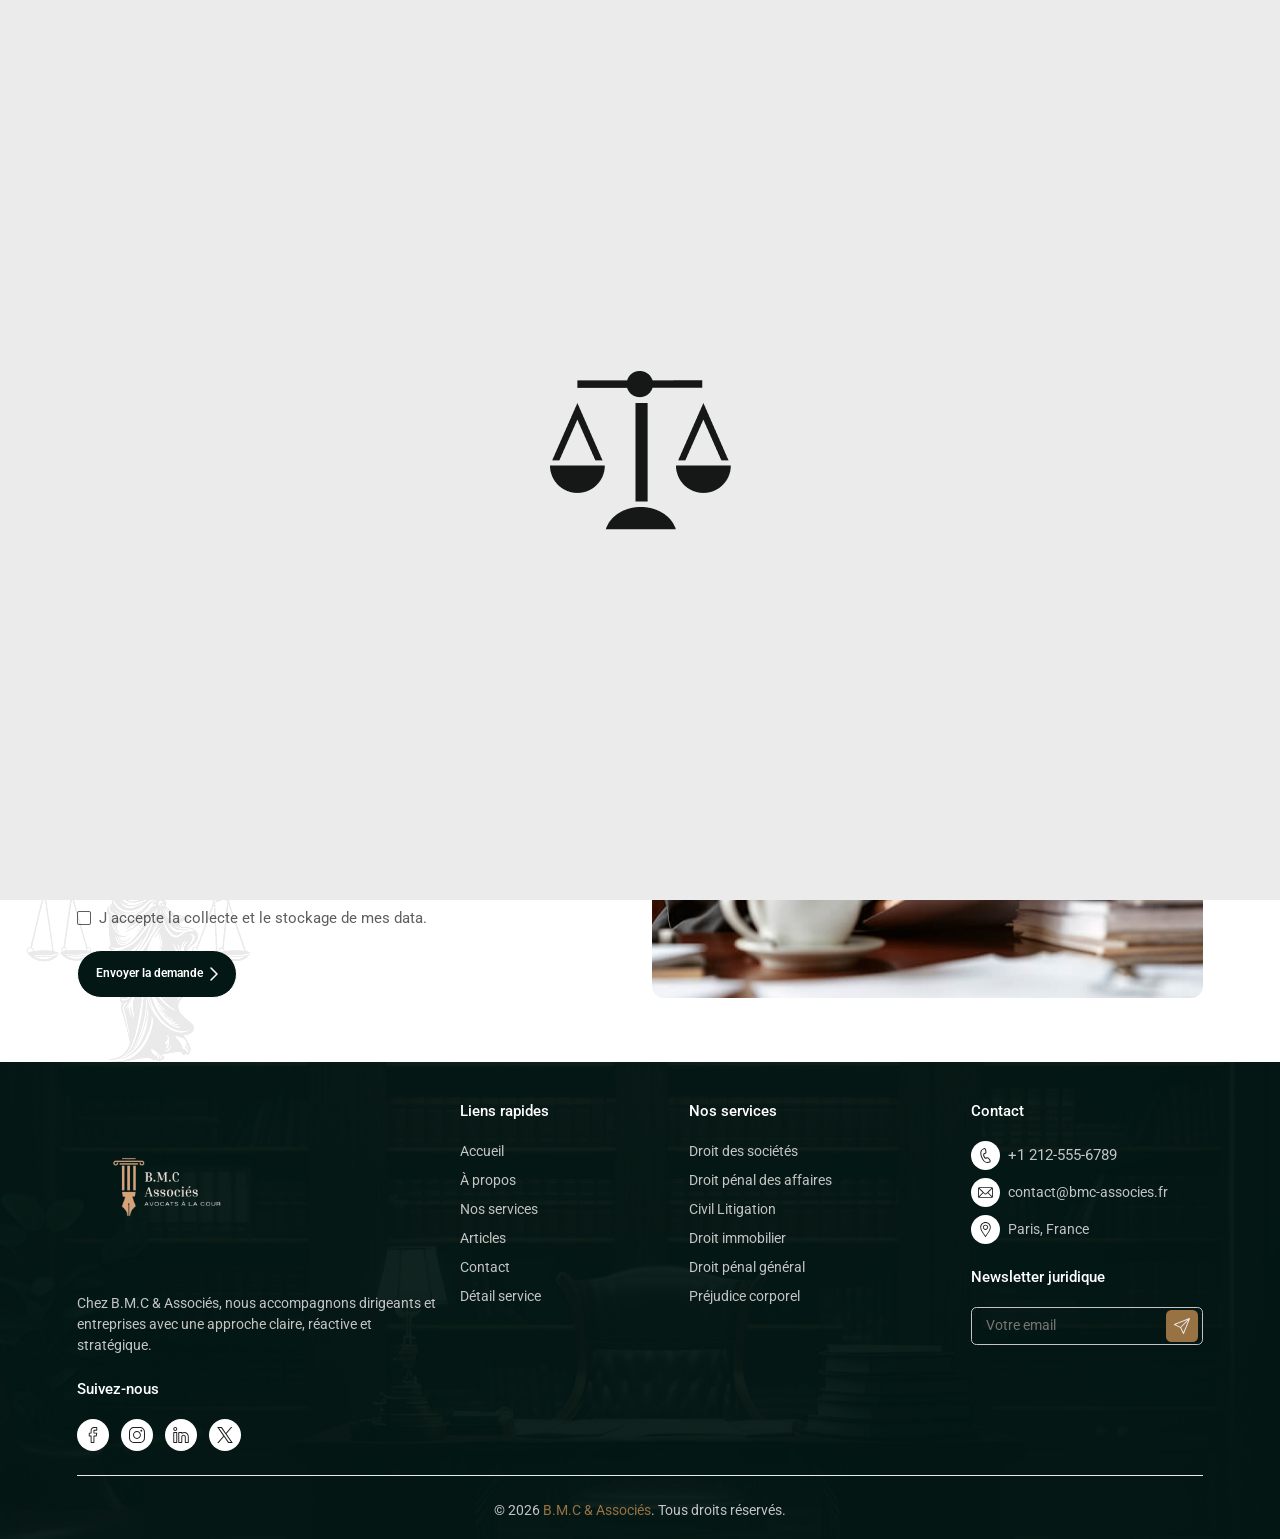
<file: appointment.html>
﻿<!DOCTYPE html>
<html lang="fr">

<head>
    <meta charset="UTF-8">
    <meta http-equiv="X-UA-Compatible" content="IE=edge">
    <meta name="viewport" content="width=device-width, initial-scale=1, shrink-to-fit=no">
    <meta name="description" content="Prenez rendez-vous avec BMC Avocats pour un échange confidentiel et une stratégie juridique adaptée.">
    <meta name="robots" content="index,follow">
    <meta property="og:locale" content="fr_FR">
    <meta property="og:type" content="website">
    
    <meta property="og:title" content="Prendre rendez-vous | BMC Avocats">
    <meta property="og:description" content="Prenez rendez-vous avec BMC Avocats pour un échange confidentiel et une stratégie juridique adaptée.">

    <title>Prendre rendez-vous | BMC Avocats</title>
    <link rel="canonical" href="https://www.bmc-avocats.fr/appointment.html">

    <!-- Favicon -->
    <link rel="shortcut icon" type="image/x-icon" href="assets/media/favicon.png">

    <!-- All CSS files -->
    <link rel="stylesheet" href="assets/css/vendor/font-awesome.css">
    <link rel="stylesheet" href="assets/css/vendor/slick-theme.css">
    <link rel="stylesheet" href="assets/css/vendor/slick-slider.css">
    <link rel="stylesheet" href="assets/css/vendor/bootstrap.min.css">
    <link rel="stylesheet" href="assets/css/app.css">

</head>

<body>

    <!-- Cursor Style -->
    <div id="cursor"></div>
    <div id="cursor-border"></div>
    <!-- Cursor Style -->

    <!-- Preloader START -->
    <div class="page-loader" id="preloader">
        <div class="preloader-container">
            <img src="assets/media/preloader/1.png" class="top-bar" alt="">
            <div class="preloader">
                <img src="assets/media/preloader/2.png" class="lefthandle" alt="">
                <img src="assets/media/preloader/3.png" alt="">
                <img src="assets/media/preloader/2.png" class="righthandle" alt="">
            </div>
        </div>
    </div>
    <!-- Preloader END -->


    <!-- Main Wrapper Start -->
    <div id="scroll-container" class="main-wrapper">

        <!-- Header Menu Start -->
        <div class="header-top">
            <div class="container-fluid">
                <div class="header-top-wrapper">
                    <div class="left-contact-block">
                        <div class="info-block">
                            <img src="assets/media/vector/call-vector.png" alt="">
                            <a href="tel:+33123456789" class="hover-content">+33 1 23 45 67 89</a>
                        </div>
                        <div class="info-block">
                            <img src="assets/media/vector/mail-vector.png" alt="">
                            <a href="mailto:contact@bmc-associes.fr" class="hover-content">contact@bmc-associes.fr</a>
                        </div>
                        <div class="info-block">
                            <img src="assets/media/vector/location-vector.png" alt="">
                            <p class="white">Paris, France</p>
                        </div>
                    </div>
                    <div class="right-links-block">
                        <a href="" class="link">
                            <svg xmlns="http://www.w3.org/2000/svg" width="20" height="20" viewBox="0 0 20 20"
                                fill="none">
                                <path
                                    d="M14.6875 4.6875C15.0109 4.6875 15.2734 4.425 15.2734 4.10156V0.585938C15.2734 0.2625 15.0109 0 14.6875 0H11.1719C8.91016 0 7.07031 1.83984 7.07031 4.10156V7.03125H5.3125C4.98906 7.03125 4.72656 7.29375 4.72656 7.61719V11.1328C4.72656 11.4563 4.98906 11.7188 5.3125 11.7188H7.07031V19.4141C7.07031 19.7375 7.33281 20 7.65625 20H11.1719C11.4953 20 11.7578 19.7375 11.7578 19.4141V11.7188H14.1016C14.3879 11.7188 14.6324 11.5117 14.6797 11.2293L15.2656 7.71367C15.2938 7.54375 15.2461 7.36992 15.1348 7.23828C15.0234 7.10703 14.8598 7.03125 14.6875 7.03125H11.7578V4.6875H14.6875ZM11.1719 8.20312H13.9957L13.6051 10.5469H11.1719C10.8484 10.5469 10.5859 10.8094 10.5859 11.1328V18.8281H8.24219V11.1328C8.24219 10.8094 7.97969 10.5469 7.65625 10.5469H5.89844V8.20312H7.65625C7.97969 8.20312 8.24219 7.94063 8.24219 7.61719V4.10156C8.24219 2.48633 9.55664 1.17188 11.1719 1.17188H14.1016V3.51562H11.1719C10.8484 3.51562 10.5859 3.77813 10.5859 4.10156V7.61719C10.5859 7.94063 10.8484 8.20312 11.1719 8.20312Z"
                                    fill="#EBEBEB" />
                            </svg>
                        </a>
                        <a href="" class="link">
                            <svg xmlns="http://www.w3.org/2000/svg" width="20" height="20" viewBox="0 0 20 20"
                                fill="none">
                                <g clip-path="url(#clip0_17753_3781)">
                                    <path
                                        d="M10.1968 20C10.1306 20 10.0644 20 9.99771 19.9997C8.43002 20.0035 6.9815 19.9637 5.57281 19.878C4.28131 19.7994 3.10242 19.3531 2.16339 18.5874C1.25732 17.8485 0.63858 16.8495 0.324402 15.6185C0.0509644 14.5467 0.0364685 13.4946 0.022583 12.477C0.0125122 11.7469 0.00213623 10.8817 0 10.0019C0.00213623 9.11838 0.0125122 8.25321 0.022583 7.52307C0.0364685 6.50562 0.0509644 5.45352 0.324402 4.38159C0.63858 3.15052 1.25732 2.15152 2.16339 1.41269C3.10242 0.647006 4.28131 0.200687 5.57297 0.122104C6.98166 0.036502 8.43048 -0.00347599 10.0015 0.000338713C11.5697 -0.00301822 13.0177 0.036502 14.4264 0.122104C15.7179 0.200687 16.8968 0.647006 17.8358 1.41269C18.7421 2.15152 19.3607 3.15052 19.6748 4.38159C19.9483 5.45337 19.9628 6.50562 19.9767 7.52307C19.9867 8.25321 19.9972 9.11838 19.9992 9.9982V10.0019C19.9972 10.8817 19.9867 11.7469 19.9767 12.477C19.9628 13.4944 19.9484 14.5465 19.6748 15.6185C19.3607 16.8495 18.7421 17.8485 17.8358 18.5874C16.8968 19.3531 15.7179 19.7994 14.4264 19.878C13.0774 19.9601 11.6916 20 10.1968 20ZM9.99771 18.761C11.5399 18.7647 12.9559 18.7256 14.3315 18.642C15.3081 18.5826 16.46 17.9421 17.1537 17.3764C17.7948 16.8535 18.2364 16.1321 18.4661 15.2321C18.6937 14.3399 18.7069 13.382 18.7195 12.4556C18.7294 11.7304 18.7398 10.8713 18.7419 10C18.7398 9.1286 18.7294 8.26969 18.7195 7.54444C18.7069 6.61807 18.6937 5.66013 18.4661 4.76779C18.2364 3.86783 17.7948 3.1464 17.1537 2.62348C16.46 2.05799 15.3081 1.43619 14.3315 1.37683C12.9559 1.29306 11.5399 1.25445 10.0014 1.25781C8.45947 1.25415 7.0433 1.29764 5.66772 1.38141C4.69116 1.44077 3.64605 1.85959 2.95239 2.42508C2.31121 2.948 1.75088 3.86783 1.52123 4.76779C1.29357 5.66013 1.28045 6.61792 1.26779 7.54444C1.25787 8.2703 1.24749 9.12982 1.24535 10.0019C1.24749 10.8701 1.25787 11.7298 1.26779 12.4556C1.28045 13.382 1.29357 14.3399 1.52123 15.2321C1.75088 16.1321 2.19247 16.8535 2.83364 17.3764C3.52731 17.9419 4.69116 18.5826 5.66772 18.642C7.0433 18.7258 8.45978 18.7648 9.99771 18.761ZM9.96048 14.8828C7.26822 14.8828 5.07767 12.6924 5.07767 10C5.07767 7.30762 7.26822 5.11722 9.96048 5.11722C12.6529 5.11722 14.8433 7.30762 14.8433 10C14.8433 12.6924 12.6529 14.8828 9.96048 14.8828ZM10.0014 6.25416C7.80598 6.25416 6.26095 7.7992 6.26095 9.9982C6.26095 11.829 7.6453 13.7609 9.97978 13.7609C11.8107 13.7609 13.7142 12.0264 13.7142 9.9982C13.7142 8.16745 12.3175 6.25416 10.0014 6.25416ZM15.3902 3.55472C14.743 3.55472 14.2183 4.07932 14.2183 4.7266C14.2183 5.37387 14.743 5.89847 15.3902 5.89847C16.0374 5.89847 16.562 5.37387 16.562 4.7266C16.562 4.07932 16.0374 3.55472 15.3902 3.55472Z"
                                        fill="#EBEBEB" />
                                </g>
                                <defs>
                                    <clipPath>
                                        <rect width="20" height="20" fill="white" />
                                    </clipPath>
                                </defs>
                            </svg>
                        </a>
                        <a href="" class="link">
                            <svg xmlns="http://www.w3.org/2000/svg" width="20" height="20" viewBox="0 0 20 20"
                                fill="none">
                                <g clip-path="url(#clip0_17753_3783)">
                                    <path
                                        d="M11.8683 8.46864L19.1537 0H17.4273L11.1014 7.3532L6.04897 0H0.221558L7.86186 11.1193L0.221558 20H1.94805L8.62833 12.2348L13.9641 20H19.7915L11.8679 8.46864H11.8683ZM9.50367 11.2173L8.72954 10.1101L2.57013 1.29967H5.22192L10.1926 8.40994L10.9668 9.51718L17.4281 18.7594H14.7763L9.50367 11.2177V11.2173Z"
                                        fill="#EBEBEB" />
                                </g>
                                <defs>
                                    <clipPath>
                                        <rect width="20" height="20" fill="white" />
                                    </clipPath>
                                </defs>
                            </svg>
                        </a>
                        <a href="" class="link">
                            <svg xmlns="http://www.w3.org/2000/svg" width="20" height="20" viewBox="0 0 20 20"
                                fill="none">
                                <g clip-path="url(#clip0_17753_3785)">
                                    <path
                                        d="M4.70306 6.27594H0.9375C0.613861 6.27594 0.351562 6.53839 0.351562 6.86188V19.4141C0.351562 19.7377 0.613861 20 0.9375 20H4.70306C5.0267 20 5.289 19.7377 5.289 19.4141V6.86188C5.289 6.53839 5.0267 6.27594 4.70306 6.27594ZM4.11713 18.8281H1.52344V7.44781H4.11713V18.8281Z"
                                        fill="#EBEBEB" />
                                    <path
                                        d="M2.82043 0C1.45905 0 0.351562 1.10748 0.351562 2.46857C0.351562 3.82996 1.45905 4.93729 2.82043 4.93729C4.18167 4.93729 5.289 3.8298 5.289 2.46857C5.289 1.10748 4.18167 0 2.82043 0ZM2.82043 3.76541C2.10526 3.76541 1.52344 3.18375 1.52344 2.46857C1.52344 1.75354 2.10526 1.17188 2.82043 1.17188C3.53546 1.17188 4.11713 1.75354 4.11713 2.46857C4.11713 3.18375 3.53546 3.76541 2.82043 3.76541Z"
                                        fill="#EBEBEB" />
                                    <path
                                        d="M14.1176 6.19308C13.2269 6.19308 12.3491 6.40778 11.563 6.80939C11.5363 6.51047 11.2852 6.27594 10.9793 6.27594H7.21344C6.88995 6.27594 6.6275 6.53839 6.6275 6.86188V19.4141C6.6275 19.7377 6.88995 20 7.21344 20H10.9793C11.3029 20 11.5652 19.7377 11.5652 19.4141V12.5104C11.5652 11.6223 12.2879 10.8998 13.176 10.8998C14.064 10.8998 14.7864 11.6223 14.7864 12.5104V19.4141C14.7864 19.7377 15.0488 20 15.3723 20H19.138C19.4617 20 19.724 19.7377 19.724 19.4141V11.7995C19.724 8.70804 17.209 6.19308 14.1176 6.19308ZM18.5521 18.8281H15.9584V12.5104C15.9584 10.9761 14.7102 9.72794 13.1761 9.72794C11.6417 9.72794 10.3934 10.9761 10.3934 12.5104V18.8281H7.79953V7.44781H10.3934V7.88071C10.3934 8.10608 10.5226 8.31146 10.7259 8.40897C10.929 8.50647 11.17 8.4787 11.346 8.33786C12.1394 7.70142 13.098 7.36496 14.1176 7.36496C16.5628 7.36496 18.5521 9.35425 18.5521 11.7995V18.8281Z"
                                        fill="#EBEBEB" />
                                </g>
                                <defs>
                                    <clipPath>
                                        <rect width="20" height="20" fill="white" />
                                    </clipPath>
                                </defs>
                            </svg>
                        </a>
                    </div>
                </div>
            </div>
        </div>
        <header class="main-menu">
            <div class="header-section">
                <div class="container-fluid">
                    <div class="header-center">
                        <div class="row align-items-center justify-content-between gap-24">
                            <div class="col-xl-2 col-lg-3 col-5">
                                <a href="index.html" class="header-logo bmc-logo-inline"><img src="assets/media/logo-1-nobg.png" alt="BMC Avocats"></a>
                            </div>
                            <div class="col-lg-5 col-1 d-md-flex d-none">
                                <nav class="navigation">
                                    <div class="menu-button-right">
                                        <div class="main-menu__nav">
                                            <ul class="main-menu__list">
                                                <li>
                                                    <a href="index.html">Accueil</a>
                                                </li>
                                                <li class="dropdown">
                                                    <a href="javascript:void(0);">Services</a>
                                                    <ul class="sub-menu">
                                                        <li><a href="services.html">Services</a></li>
                                                        <li><a href="service-detail.html">Détail service</a></li>
                                                    </ul>
                                                </li>
                                                <li class="dropdown">
                                                    <a href="javascript:void(0);">Équipe</a>
                                                    <ul class="sub-menu">
                                                        <li><a href="team.html">Équipe</a></li>
                                                        <li><a href="team-detail.html">Profil avocat</a></li>
                                                    </ul>
                                                </li>
                                                <li class="dropdown">
                                                    <a href="javascript:void(0);">Articles</a>
                                                    <ul>
                                                        <li><a href="blog-grid.html">Articles</a></li>
                                                        <li><a href="blog-grid-sidebar.html">Articles</a></li>
                                                        <li><a href="blog-detail.html">Article</a></li>
                                                    </ul>
                                                </li>
                                                <li class="dropdown">
                                                    <a href="javascript:void(0);" class="active">Cabinet</a>
                                                    <ul>
                                                        <li><a href="about.html">À propos</a></li>
                                                        <li><a href="case-study.html">Études de cas</a></li>
                                                        <li><a href="case-study-detail.html">Détail étude de cas</a></li>
                                                        <li><a href="appointment.html">Prendre rendez-vous</a></li>
                                                        <li><a href="contact.html">Contact</a></li>
                                                    </ul>
                                                </li>
                                            </ul>
                                        </div>
                                    </div>
                                </nav>
                            </div>
                            <div class="col-xl-4 col-lg-3 col-5 p-0">
                                <div class="header-buttons">
                                    <div class="right-nav d-sm-flex d-none">
                                        <form action="index.html">
                                            <div class="search-block">
                                                <input type="text" class="input-search form-control" name="search"
                                                    id="searchbar" placeholder="Rechercher...">
                                                <a href="javascript:;" class="button-block search-toggler">
                                                    <svg xmlns="http://www.w3.org/2000/svg" width="24" height="24"
                                                        viewBox="0 0 24 24" fill="none">
                                                        <path
                                                            d="M9.74062 0C15.1116 0 19.4812 4.36964 19.4812 9.74063C19.4812 12.1734 18.5847 14.4008 17.1047 16.1097L23.7941 22.7997C24.0687 23.0743 24.0686 23.5195 23.794 23.7941C23.5194 24.0687 23.0743 24.0686 22.7997 23.7941L16.1104 17.1041C14.4014 18.5845 12.1738 19.4813 9.74062 19.4813C4.36964 19.4813 0 15.1116 0 9.74063C0 4.36964 4.36964 0 9.74062 0ZM9.74062 18.075C14.3362 18.075 18.075 14.3362 18.075 9.74063C18.075 5.14505 14.3362 1.40625 9.74062 1.40625C5.14505 1.40625 1.40625 5.14505 1.40625 9.74063C1.40625 14.3362 5.14505 18.075 9.74062 18.075Z"
                                                            fill="#1E1F20" />
                                                    </svg>
                                                </a>
                                            </div>
                                        </form>
                                        <a href="appointment.html" class="header-cus-btn">
                                            <span class="text">Prendre rendez-vous</span>
                                        </a>
                                    </div>

                                    <a href="#" class="main-menu__toggler mobile-nav__toggler">
                                        <img src="assets/media/icons/menu-2.png" alt="">
                                    </a>
                                </div>
                            </div>
                        </div>
                    </div>
                </div>
            </div>
        </header>
        <!-- Header Menu End -->

        <div class="stricky-header stricked-menu">
            <div class="">
                <div class="sticky-header__content"></div>
            </div>
        </div>

        <!-- Main Sections -->
        <main class="main-wrapper">

            <!-- Title Banner Start -->
            <section class="title-banner">
                <div class="container-fluid">
                    <h1>Prendre rendez-vous</h1>
                </div>
            </section>
            <!-- Title Banner End -->

            <!-- Appointment Section Start -->
            <section class="appointment-sec bg-transparent">
                <div class="container-fluid">
                    <img class="appointment-vec" src="assets/media/vector/appointment-vector.png" alt="">
                    <div class="row row-gap-4 align-items-stretch h-100">
                        <div class="col-lg-6">
                            <div class="h-100">
                                <h6 class="fw-400 color-sec mb-8">Une question juridique ?</h6>
                                <h2 class="fw-600 mb-32">Demander un rendez-vous</h2>
                                <form method="post" class="contact-form">
                                    <div class="row row-gap-4">
                                        <div class="col-md-6">
                                            <p class="subtitle black mb-8">Votre nom</p>
                                            <input type="text" name="name" id="firstName" class="form-control" required
                                                placeholder="Nom et prenom">
                                        </div>
                                        <div class="col-md-6">
                                            <p class="subtitle black mb-8">Votre email</p>
                                            <input type="email" name="email" id="e-mail" class="form-control" required
                                                placeholder="contact@bmc-associes.fr">
                                        </div>
                                        <div class="col-md-6">
                                            <p class="subtitle black mb-8">Votre telephone</p>
                                            <input type="text" name="tel" id="number-tel" class="form-control" required
                                                placeholder="+33 6 00 00 00 00">
                                        </div>
                                        <div class="col-md-6">
                                            <p class="subtitle black mb-8">Domaine concerné</p>
                                            <div class="w-100 drop-container">
                                                <div class="wrapper-dropdown form-control" id="dropdown-l2">
                                                    <div class=" d-flex align-items-center justify-content-between">
                                                        <span class="selected-display" id="desation112">Services</span>
                                                        <svg id="drp-arrowe12" xmlns="http://www.w3.org/2000/svg"
                                                            width="20" height="20" viewBox="0 0 20 20" fill="none"
                                                            class="rotated">
                                                            <path
                                                                d="M19.7337 4.81165C19.3788 4.45668 18.8031 4.45662 18.4481 4.81171L10.0002 13.2598L1.55191 4.81165C1.19694 4.45668 0.621303 4.45662 0.266273 4.81171C-0.0887576 5.16674 -0.0887576 5.74232 0.266273 6.09735L9.35742 15.1883C9.52791 15.3587 9.75912 15.4545 10.0002 15.4545C10.2413 15.4545 10.4726 15.3587 10.643 15.1882L19.7337 6.09729C20.0888 5.74232 20.0888 5.16668 19.7337 4.81165Z"
                                                                fill="#92949F"></path>
                                                        </svg>
                                                    </div>
                                                    <ul class="topbar-dropdown">
                                                        <li class="item">Droit pénal général</li>
                                                        <li class="item">Droit des affaires</li>
                                                        <li class="item">Contentieux commercial</li>
                                                    </ul>
                                                </div>
                                            </div>
                                        </div>
                                        <div class="col-md-12">
                                            <p class="subtitle black mb-8">Domaine concerné</p>
                                            <div class="input-block">
                                                <textarea name="Message" id="comments" class="form-control"
                                                    placeholder="Decrivez votre message ici..."></textarea>
                                            </div>
                                        </div>
                                        <div class="col-md-12">
                                            <div class="check-block mb-24">
                                                <input type="checkbox" id="remember">
                                                <label for="remember">J accepte la collecte et le stockage de mes
                                                    data.</label>
                                            </div>
                                        </div>
                                    </div>
                                    <div>
                                        <button class="cus-btn bg-primary" type="submit">
                                            <span class="text white">Envoyer la demande</span>
                                            <i class="fa-solid fa-chevron-right white"></i>
                                        </button>
                                    </div>
                                    <!-- Alert Message -->
                                    <div id="Message" class="alert-msg"></div>
                                </form>
                            </div>
                        </div>
                        <div class="col-lg-6">
                            <div class="h-100">
                                <img class="br-16 w-100 object-fit-cover h-100"
                                    src="assets/media/images/appiontment-img.jpg" alt="appiontment-img">
                            </div>
                        </div>
                    </div>
                </div>
            </section>
            <!-- Appointment Section End -->

            <!-- FOOTER Start -->
            <footer>
                <div class="container-fluid">
                    <div class="row row-gap-5 mb-32">
                        <div class="col-lg-4">
                            <div>
                                <a href="" class="footer-logo mb-24"><img src="assets/media/logo-2-nobg.png"
                                        alt="footer-logo"></a>
                                <p class="mb-32 medium-gray">Chez B.M.C & Associés, nous accompagnons dirigeants et entreprises avec une approche claire, réactive et stratégique.
                                </p>
                                <h6 class="fw-500 mb-24 white">Suivez-nous</h6>
                                <ul class="unstyled social-link">
                                    <li>
                                        <a href="">
                                            <svg xmlns="http://www.w3.org/2000/svg" width="20" height="20"
                                                viewBox="0 0 20 20" fill="none">
                                                <path
                                                    d="M14.6875 4.6875C15.0109 4.6875 15.2734 4.425 15.2734 4.10156V0.585938C15.2734 0.2625 15.0109 0 14.6875 0H11.1718C8.91013 0 7.07028 1.83984 7.07028 4.10156V7.03125H5.31247C4.98903 7.03125 4.72653 7.29375 4.72653 7.61719V11.1328C4.72653 11.4562 4.98903 11.7188 5.31247 11.7188H7.07028V19.4141C7.07028 19.7375 7.33278 20 7.65622 20H11.1718C11.4953 20 11.7578 19.7375 11.7578 19.4141V11.7188H14.1015C14.3879 11.7188 14.6324 11.5117 14.6797 11.2293L15.2656 7.71367C15.2937 7.54375 15.2461 7.36992 15.1347 7.23828C15.0234 7.10703 14.8597 7.03125 14.6875 7.03125H11.7578V4.6875H14.6875ZM11.1718 8.20312H13.9957L13.605 10.5469H11.1718C10.8484 10.5469 10.5859 10.8094 10.5859 11.1328V18.8281H8.24216V11.1328C8.24216 10.8094 7.97966 10.5469 7.65622 10.5469H5.89841V8.20312H7.65622C7.97966 8.20312 8.24216 7.94062 8.24216 7.61719V4.10156C8.24216 2.48633 9.55661 1.17188 11.1718 1.17188H14.1015V3.51562H11.1718C10.8484 3.51562 10.5859 3.77813 10.5859 4.10156V7.61719C10.5859 7.94062 10.8484 8.20312 11.1718 8.20312Z"
                                                    fill="#EBEBEB" />
                                            </svg>
                                        </a>
                                    </li>
                                    <li><a href="">
                                            <svg xmlns="http://www.w3.org/2000/svg" width="20" height="20"
                                                viewBox="0 0 20 20" fill="none">
                                                <g clip-path="url(#clip0_17799_4114)">
                                                    <path
                                                        d="M10.1968 19.9999C10.1306 19.9999 10.0644 19.9999 9.99771 19.9996C8.43002 20.0035 6.9815 19.9636 5.57281 19.8779C4.28131 19.7993 3.10242 19.353 2.16339 18.5873C1.25732 17.8485 0.63858 16.8495 0.324402 15.6184C0.0509644 14.5466 0.0364685 13.4945 0.022583 12.4769C0.0125122 11.7468 0.00213623 10.8816 0 10.0018C0.00213623 9.11829 0.0125122 8.25312 0.022583 7.52298C0.0364685 6.50553 0.0509644 5.45343 0.324402 4.3815C0.63858 3.15043 1.25732 2.15143 2.16339 1.4126C3.10242 0.646916 4.28131 0.200597 5.57297 0.122014C6.98166 0.0364124 8.43048 -0.00356563 10.0015 0.000249067C11.5697 -0.00310787 13.0177 0.0364124 14.4264 0.122014C15.7179 0.200597 16.8968 0.646916 17.8358 1.4126C18.7421 2.15143 19.3607 3.15043 19.6748 4.3815C19.9483 5.45328 19.9628 6.50553 19.9767 7.52298C19.9867 8.25312 19.9972 9.11829 19.9992 9.99811V10.0018C19.9972 10.8816 19.9867 11.7468 19.9767 12.4769C19.9628 13.4944 19.9484 14.5465 19.6748 15.6184C19.3607 16.8495 18.7421 17.8485 17.8358 18.5873C16.8968 19.353 15.7179 19.7993 14.4264 19.8779C13.0774 19.96 11.6916 19.9999 10.1968 19.9999ZM9.99771 18.7609C11.5399 18.7646 12.9559 18.7255 14.3315 18.6419C15.3081 18.5825 16.46 17.942 17.1537 17.3763C17.7948 16.8534 18.2364 16.132 18.4661 15.232C18.6937 14.3398 18.7069 13.3819 18.7195 12.4555C18.7294 11.7303 18.7398 10.8712 18.7419 9.99994C18.7398 9.12851 18.7294 8.2696 18.7195 7.54435C18.7069 6.61798 18.6937 5.66004 18.4661 4.7677C18.2364 3.86774 17.7948 3.14631 17.1537 2.62339C16.46 2.0579 15.3081 1.4361 14.3315 1.37674C12.9559 1.29297 11.5399 1.25436 10.0014 1.25772C8.45947 1.25406 7.0433 1.29755 5.66772 1.38132C4.69116 1.44068 3.64605 1.8595 2.95239 2.42499C2.31121 2.94791 1.75088 3.86774 1.52123 4.7677C1.29357 5.66004 1.28045 6.61783 1.26779 7.54435C1.25787 8.27021 1.24749 9.12973 1.24535 10.0018C1.24749 10.87 1.25787 11.7297 1.26779 12.4555C1.28045 13.3819 1.29357 14.3398 1.52123 15.232C1.75088 16.132 2.19247 16.8534 2.83364 17.3763C3.52731 17.9418 4.69116 18.5825 5.66772 18.6419C7.0433 18.7257 8.45978 18.7647 9.99771 18.7609ZM9.96048 14.8828C7.26822 14.8828 5.07767 12.6924 5.07767 9.99994C5.07767 7.30753 7.26822 5.11713 9.96048 5.11713C12.6529 5.11713 14.8433 7.30753 14.8433 9.99994C14.8433 12.6924 12.6529 14.8828 9.96048 14.8828ZM10.0014 6.25407C7.80598 6.25407 6.26095 7.79911 6.26095 9.99811C6.26095 11.8289 7.6453 13.7608 9.97978 13.7608C11.8107 13.7608 13.7142 12.0263 13.7142 9.99811C13.7142 8.16736 12.3175 6.25407 10.0014 6.25407ZM15.3902 3.55463C14.743 3.55463 14.2183 4.07923 14.2183 4.72651C14.2183 5.37378 14.743 5.89838 15.3902 5.89838C16.0374 5.89838 16.562 5.37378 16.562 4.72651C16.562 4.07923 16.0374 3.55463 15.3902 3.55463Z"
                                                        fill="#1F1F1F" />
                                                </g>
                                                <defs>
                                                    <clipPath>
                                                        <rect width="20" height="20" fill="white" />
                                                    </clipPath>
                                                </defs>
                                            </svg>
                                        </a></li>
                                    <li><a href="">
                                            <svg xmlns="http://www.w3.org/2000/svg" width="20" height="20"
                                                viewBox="0 0 20 20" fill="none">
                                                <g clip-path="url(#clip0_17799_4117)">
                                                    <path
                                                        d="M4.70306 6.27594H0.9375C0.613861 6.27594 0.351562 6.53839 0.351562 6.86188V19.4141C0.351562 19.7377 0.613861 20 0.9375 20H4.70306C5.0267 20 5.289 19.7377 5.289 19.4141V6.86188C5.289 6.53839 5.0267 6.27594 4.70306 6.27594ZM4.11713 18.8281H1.52344V7.44781H4.11713V18.8281Z"
                                                        fill="#1F1F1F" />
                                                    <path
                                                        d="M2.82043 0C1.45905 0 0.351562 1.10748 0.351562 2.46857C0.351562 3.82996 1.45905 4.93729 2.82043 4.93729C4.18167 4.93729 5.289 3.8298 5.289 2.46857C5.289 1.10748 4.18167 0 2.82043 0ZM2.82043 3.76541C2.10526 3.76541 1.52344 3.18375 1.52344 2.46857C1.52344 1.75354 2.10526 1.17188 2.82043 1.17188C3.53546 1.17188 4.11713 1.75354 4.11713 2.46857C4.11713 3.18375 3.53546 3.76541 2.82043 3.76541Z"
                                                        fill="#1F1F1F" />
                                                    <path
                                                        d="M14.1176 6.19308C13.2269 6.19308 12.3491 6.40778 11.563 6.80939C11.5363 6.51047 11.2852 6.27594 10.9793 6.27594H7.21344C6.88995 6.27594 6.6275 6.53839 6.6275 6.86188V19.4141C6.6275 19.7377 6.88995 20 7.21344 20H10.9793C11.3029 20 11.5652 19.7377 11.5652 19.4141V12.5104C11.5652 11.6223 12.2879 10.8998 13.176 10.8998C14.064 10.8998 14.7864 11.6223 14.7864 12.5104V19.4141C14.7864 19.7377 15.0488 20 15.3723 20H19.138C19.4617 20 19.724 19.7377 19.724 19.4141V11.7995C19.724 8.70804 17.209 6.19308 14.1176 6.19308ZM18.5521 18.8281H15.9584V12.5104C15.9584 10.9761 14.7102 9.72794 13.1761 9.72794C11.6417 9.72794 10.3934 10.9761 10.3934 12.5104V18.8281H7.79953V7.44781H10.3934V7.88071C10.3934 8.10608 10.5226 8.31146 10.7259 8.40897C10.929 8.50647 11.17 8.4787 11.346 8.33786C12.1394 7.70142 13.098 7.36496 14.1176 7.36496C16.5628 7.36496 18.5521 9.35425 18.5521 11.7995V18.8281Z"
                                                        fill="#1F1F1F" />
                                                </g>
                                                <defs>
                                                    <clipPath>
                                                        <rect width="20" height="20" fill="white" />
                                                    </clipPath>
                                                </defs>
                                            </svg>
                                        </a></li>
                                    <li><a href="">
                                            <svg xmlns="http://www.w3.org/2000/svg" width="20" height="20"
                                                viewBox="0 0 20 20" fill="none">
                                                <g clip-path="url(#clip0_17799_4120)">
                                                    <path
                                                        d="M11.8683 8.46864L19.1537 0H17.4273L11.1014 7.3532L6.04897 0H0.221558L7.86186 11.1193L0.221558 20H1.94805L8.62834 12.2348L13.9641 20H19.7915L11.8679 8.46864H11.8683ZM9.50367 11.2173L8.72954 10.1101L2.57013 1.29967H5.22192L10.1926 8.40994L10.9668 9.51718L17.4281 18.7594H14.7763L9.50367 11.2177V11.2173Z"
                                                        fill="#1F1F1F" />
                                                </g>
                                                <defs>
                                                    <clipPath>
                                                        <rect width="20" height="20" fill="white" />
                                                    </clipPath>
                                                </defs>
                                            </svg>
                                        </a></li>
                                </ul>
                            </div>
                        </div>
                        <div class="col-lg-8">
                            <div class="link-wrapper">
                                <div class="footer-links">
                                    <h6 class="fw-500 white mb-24">Liens rapides</h6>
                                    <ul class="unstyled">
                                        <li>
                                            <a href="index.html">Accueil</a>
                                        </li>
                                        <li>
                                            <a href="about.html">À propos</a>
                                        </li>
                                        <li>
                                            <a href="services.html">Nos services</a>
                                        </li>
                                        <li>
                                            <a href="blog-grid.html">Articles</a>
                                        </li>
                                        <li>
                                            <a href="contact.html">Contact</a>
                                        </li>
                                        <li>
                                            <a href="service-detail.html">Détail service</a>
                                        </li>
                                    </ul>
                                </div>
                                <div class="footer-links">
                                    <h6 class="fw-500 white mb-24">Nos services</h6>
                                    <ul class="unstyled">
                                        <li>
                                            <a href="service-detail.html">Droit des sociétés</a>
                                        </li>
                                        <li>
                                            <a href="service-detail.html">Droit pénal des affaires</a>
                                        </li>
                                        <li>
                                            <a href="service-detail.html">Civil Litigation</a>
                                        </li>
                                        <li>
                                            <a href="service-detail.html">Droit immobilier</a>
                                        </li>
                                        <li>
                                            <a href="service-detail.html">Droit pénal général</a>
                                        </li>
                                        <li>
                                            <a href="service-detail.html">Préjudice corporel</a>
                                        </li>
                                    </ul>
                                </div>
                                <div>
                                    <h6 class="fw-500 white mb-24">Contact</h6>
                                    <div class="number-block mb-12">
                                        <div class="tel-icon"><svg xmlns="http://www.w3.org/2000/svg" width="16"
                                                height="16" viewBox="0 0 16 16" fill="none">
                                                <path
                                                    d="M12.9992 12.4243L12.6655 11.8671C12.0654 10.8777 11.2372 9.74206 10.1508 9.74206C9.94957 9.74206 9.75025 9.78255 9.55296 9.86452L8.96988 10.1146C8.91662 10.1367 8.86488 10.1618 8.81011 10.1884C8.66087 10.261 8.49165 10.3432 8.31759 10.3432C7.88822 10.3432 7.39072 9.78442 6.91697 8.76988C6.45202 7.77409 6.48168 7.25206 6.58841 6.98939C6.70618 6.69958 6.98004 6.57568 7.27425 6.46433C7.31517 6.44881 7.35212 6.43474 7.38805 6.41995L7.9785 6.17134C9.51673 5.52808 8.94448 3.28012 8.75685 2.54311L8.59773 1.90944C8.4617 1.3872 8.10103 0 6.9047 0C6.68323 0 6.44697 0.0515968 6.2027 0.153419C6.04242 0.217068 3.83682 1.11738 3.03776 2.69906C2.08274 4.58173 2.25933 7.10637 3.56209 10.2012C4.85512 13.3 6.53184 15.1954 8.5457 15.8346C8.89115 15.9444 9.28155 15.9999 9.70616 15.9999H9.70638C11.0962 15.9999 12.4681 15.4086 12.5794 15.3596C13.0586 15.1566 13.3683 14.8481 13.4999 14.4426C13.7231 13.7549 13.3488 13.0015 12.9992 12.4243ZM12.4702 14.1085C12.4396 14.2027 12.3333 14.2887 12.1543 14.3641C12.1513 14.3654 12.1477 14.3669 12.1447 14.3682C12.1323 14.3737 10.8905 14.9176 9.70609 14.9175C9.39276 14.9175 9.11254 14.879 8.87325 14.803C7.17662 14.2644 5.72584 12.576 4.56033 9.78291C3.38616 6.99328 3.19854 4.77469 4.00345 3.18796C4.62845 1.95087 6.58516 1.16609 6.60436 1.15858C6.60826 1.157 6.61208 1.15548 6.61591 1.15389C6.72733 1.10713 6.8272 1.08245 6.9047 1.08245C7.1432 1.08245 7.36027 1.45236 7.54891 2.17739L7.70731 2.80838C8.04907 4.15062 7.99704 4.99017 7.55952 5.17318L6.97189 5.4207C6.94851 5.43037 6.92116 5.44054 6.89099 5.45202C6.5664 5.57491 5.89095 5.83052 5.58548 6.58188C5.30831 7.26368 5.42304 8.12921 5.93591 9.22797C6.62666 10.7068 7.40566 11.4257 8.31745 11.4257C8.74061 11.4257 9.08029 11.2606 9.28321 11.162C9.32059 11.1438 9.354 11.1272 9.38994 11.1123L9.97389 10.8619C10.0341 10.8368 10.092 10.8246 10.1508 10.8246C10.4318 10.8246 10.9358 11.1029 11.7384 12.426L12.0719 12.9828C12.4829 13.6613 12.5153 13.9695 12.4702 14.1085Z"
                                                    fill="#1F1F1F" />
                                            </svg></div>
                                        <a href="tel:+33123456789" class="h6 fw-400 medium-gray hover-content">+1
                                            212-555-6789</a>
                                    </div>
                                    <div class="number-block mb-12">
                                        <div class="tel-icon"><svg xmlns="http://www.w3.org/2000/svg" width="16"
                                                height="16" viewBox="0 0 16 16" fill="none">
                                                <g clip-path="url(#clip0_17799_4153)">
                                                    <path
                                                        d="M14.5938 2.375H1.40625C0.629281 2.375 0 3.00819 0 3.78125V12.2188C0 12.9964 0.633906 13.625 1.40625 13.625H14.5938C15.3642 13.625 16 12.9991 16 12.2188V3.78125C16 3.00956 15.3732 2.375 14.5938 2.375ZM14.3968 3.3125C14.1095 3.59828 9.16509 8.51666 8.99438 8.68647C8.72875 8.95209 8.37562 9.09834 8 9.09834C7.62437 9.09834 7.27125 8.95206 7.00475 8.68559C6.88994 8.57137 2.00009 3.70731 1.60319 3.3125H14.3968ZM0.9375 12.0279V3.97266L4.98869 8.0025L0.9375 12.0279ZM1.60378 12.6875L5.65338 8.66366L6.34272 9.34937C6.78541 9.79206 7.37397 10.0358 8 10.0358C8.62603 10.0358 9.21459 9.79206 9.65641 9.35025L10.3466 8.66366L14.3962 12.6875H1.60378ZM15.0625 12.0279L11.0113 8.0025L15.0625 3.97266V12.0279Z"
                                                        fill="#1F1F1F" />
                                                </g>
                                                <defs>
                                                    <clipPath>
                                                        <rect width="16" height="16" fill="white" />
                                                    </clipPath>
                                                </defs>
                                            </svg></div>
                                        <a href="mailto:contact@bmc-associes.fr"
                                            class="text-16 fw-400 medium-gray hover-content">contact@bmc-associes.fr</a>
                                    </div>
                                    <div class="number-block mb-32">
                                        <div class="tel-icon"><svg xmlns="http://www.w3.org/2000/svg" width="16"
                                                height="16" viewBox="0 0 16 16" fill="none">
                                                <g clip-path="url(#clip0_17799_4158)">
                                                    <path
                                                        d="M7.60997 15.7913C7.69691 15.9217 7.84328 16 8 16C8.15672 16 8.30309 15.9217 8.39003 15.7913C9.49937 14.1273 11.1333 12.0723 12.272 9.98222C13.1824 8.31109 13.625 6.88581 13.625 5.625C13.625 2.52338 11.1016 0 8 0C4.89838 0 2.375 2.52338 2.375 5.625C2.375 6.88581 2.81759 8.31109 3.72803 9.98222C4.86581 12.0707 6.50291 14.1307 7.60997 15.7913ZM8 0.9375C10.5847 0.9375 12.6875 3.04031 12.6875 5.625C12.6875 6.72512 12.2823 8.00369 11.4487 9.53372C10.4672 11.3352 9.06669 13.1627 8 14.699C6.93347 13.1629 5.53281 11.3353 4.55128 9.53372C3.71772 8.00369 3.3125 6.72512 3.3125 5.625C3.3125 3.04031 5.41531 0.9375 8 0.9375Z"
                                                        fill="#1F1F1F" />
                                                    <path
                                                        d="M8 8.4375C9.55081 8.4375 10.8125 7.17581 10.8125 5.625C10.8125 4.07419 9.55081 2.8125 8 2.8125C6.44919 2.8125 5.1875 4.07419 5.1875 5.625C5.1875 7.17581 6.44919 8.4375 8 8.4375ZM8 3.75C9.03387 3.75 9.875 4.59113 9.875 5.625C9.875 6.65887 9.03387 7.5 8 7.5C6.96613 7.5 6.125 6.65887 6.125 5.625C6.125 4.59113 6.96613 3.75 8 3.75Z"
                                                        fill="#1F1F1F" />
                                                </g>
                                                <defs>
                                                    <clipPath>
                                                        <rect width="16" height="16" fill="white" />
                                                    </clipPath>
                                                </defs>
                                            </svg></div>
                                        <p class="medium-gray">Paris, France</p>
                                    </div>
                                    <h6 class="fw-500 white mb-24">Newsletter juridique</h6>
                                    <form>
                                        <div class="news-letter">
                                            <input type="email" name="email" id="new-email"
                                                placeholder="Votre email">
                                            <button type="submit"><svg xmlns="http://www.w3.org/2000/svg" width="20"
                                                    height="20" viewBox="0 0 20 20" fill="none">
                                                    <g clip-path="url(#clip0_17799_4167)">
                                                        <path
                                                            d="M19.8283 0.171647C19.6625 0.00586635 19.4138 -0.0451101 19.1963 0.041921L0.368218 7.57308C0.152789 7.65925 0.00853097 7.86441 0.00024974 8.09632C-0.00799243 8.32819 0.121382 8.54308 0.330132 8.64433L7.75465 12.2451L11.3555 19.6697C11.4537 19.8722 11.6588 19.9999 11.8826 19.9999C11.8895 19.9999 11.8965 19.9998 11.9035 19.9995C12.1353 19.9913 12.3406 19.847 12.4267 19.6316L19.9579 0.803599C20.045 0.585943 19.994 0.337389 19.8283 0.171647ZM2.03478 8.16862L16.9811 2.19016L8.07371 11.0974L2.03478 8.16862ZM11.8312 17.9651L8.90234 11.926L17.8097 3.01875L11.8312 17.9651Z"
                                                            fill="#EBEBEB" />
                                                    </g>
                                                    <defs>
                                                        <clipPath>
                                                            <rect width="20" height="20" fill="white" />
                                                        </clipPath>
                                                    </defs>
                                                </svg></button>
                                        </div>
                                    </form>
                                </div>
                            </div>
                        </div>
                    </div>
                    <div class="hr-line mb-32 medium-gray"></div>
                    <div class="footer-bottom-text">
                        <p class="medium-gray">&copy; 2026 <span class="color-sec">B.M.C & Associés</span>. Tous droits réservés.
                            </p>
                    </div>
                </div>
            </footer>
            <!-- FOOTER End -->
        </main>
        <!-- Main Sections -->
    </div>
    <!-- Main Wrapper End -->

    <!-- Back To Top Start -->
    <a href="#main-wrapper" id="backto-top" class="back-to-top"><i class="fas fa-angle-up"></i></a>


    <!-- Mobile Menu Start -->
    <div class="mobile-nav__wrapper">
        <div class="mobile-nav__overlay mobile-nav__toggler"></div>
        <div class="mobile-nav__content">
            <span class="mobile-nav__close mobile-nav__toggler"><i class="fa fa-times"></i></span>
            <div class="logo-box">
                <a href="index.html" aria-label="BMC Avocats" class="bmc-mobile-logo"><img src="assets/media/logo-1-nobg.png" alt="BMC Avocats"></a>
            </div>
            <div class="mobile-nav__container"></div>
            <ul class="mobile-nav__contact list-unstyled">
                <li>
                    <i class="fas fa-envelope"></i>
                    <a href="mailto:contact@bmc-associes.fr">contact@bmc-associes.fr</a>
                </li>
                <li>
                    <i class="fa fa-phone-alt"></i>
                    <a href="tel:+33123456789">+33 1 23 45 67 89</a>
                </li>
            </ul>
            <div class="mobile-nav__social">
                <a href=""><i class="fa-brands fa-x-twitter"></i></a>
                <a href=""><i class="fab fa-facebook"></i></a>
                <a href=""><i class="fab fa-instagram"></i></a>
            </div>
        </div>
    </div>
    <!-- Mobile Menu End -->

    <!-- modal-popup area Start  -->
    <div class="search-popup">
        <div class="search-popup__overlay search-toggler"></div>
        <div class="search-popup__content">
            <form role="search" method="get" class="search-popup__form" action="index.html">
                <input type="text" id="search" placeholder="Rechercher...">
                <button type="submit"><i class="fal fa-search"></i></button>
            </form>
        </div>
    </div>
    <!-- search-popup end-->

    <!-- Jquery Js -->
    <script src="assets/js/vendor/bootstrap.min.js"></script>
    <script src="assets/js/vendor/jquery-3.6.3.min.js"></script>
    <script src="assets/js/vendor/slick.min.js"></script>
    <script src="assets/js/vendor/jquery-validator.js"></script>
    <script src="assets/js/app.js"></script>

</body>

</html>
</file>
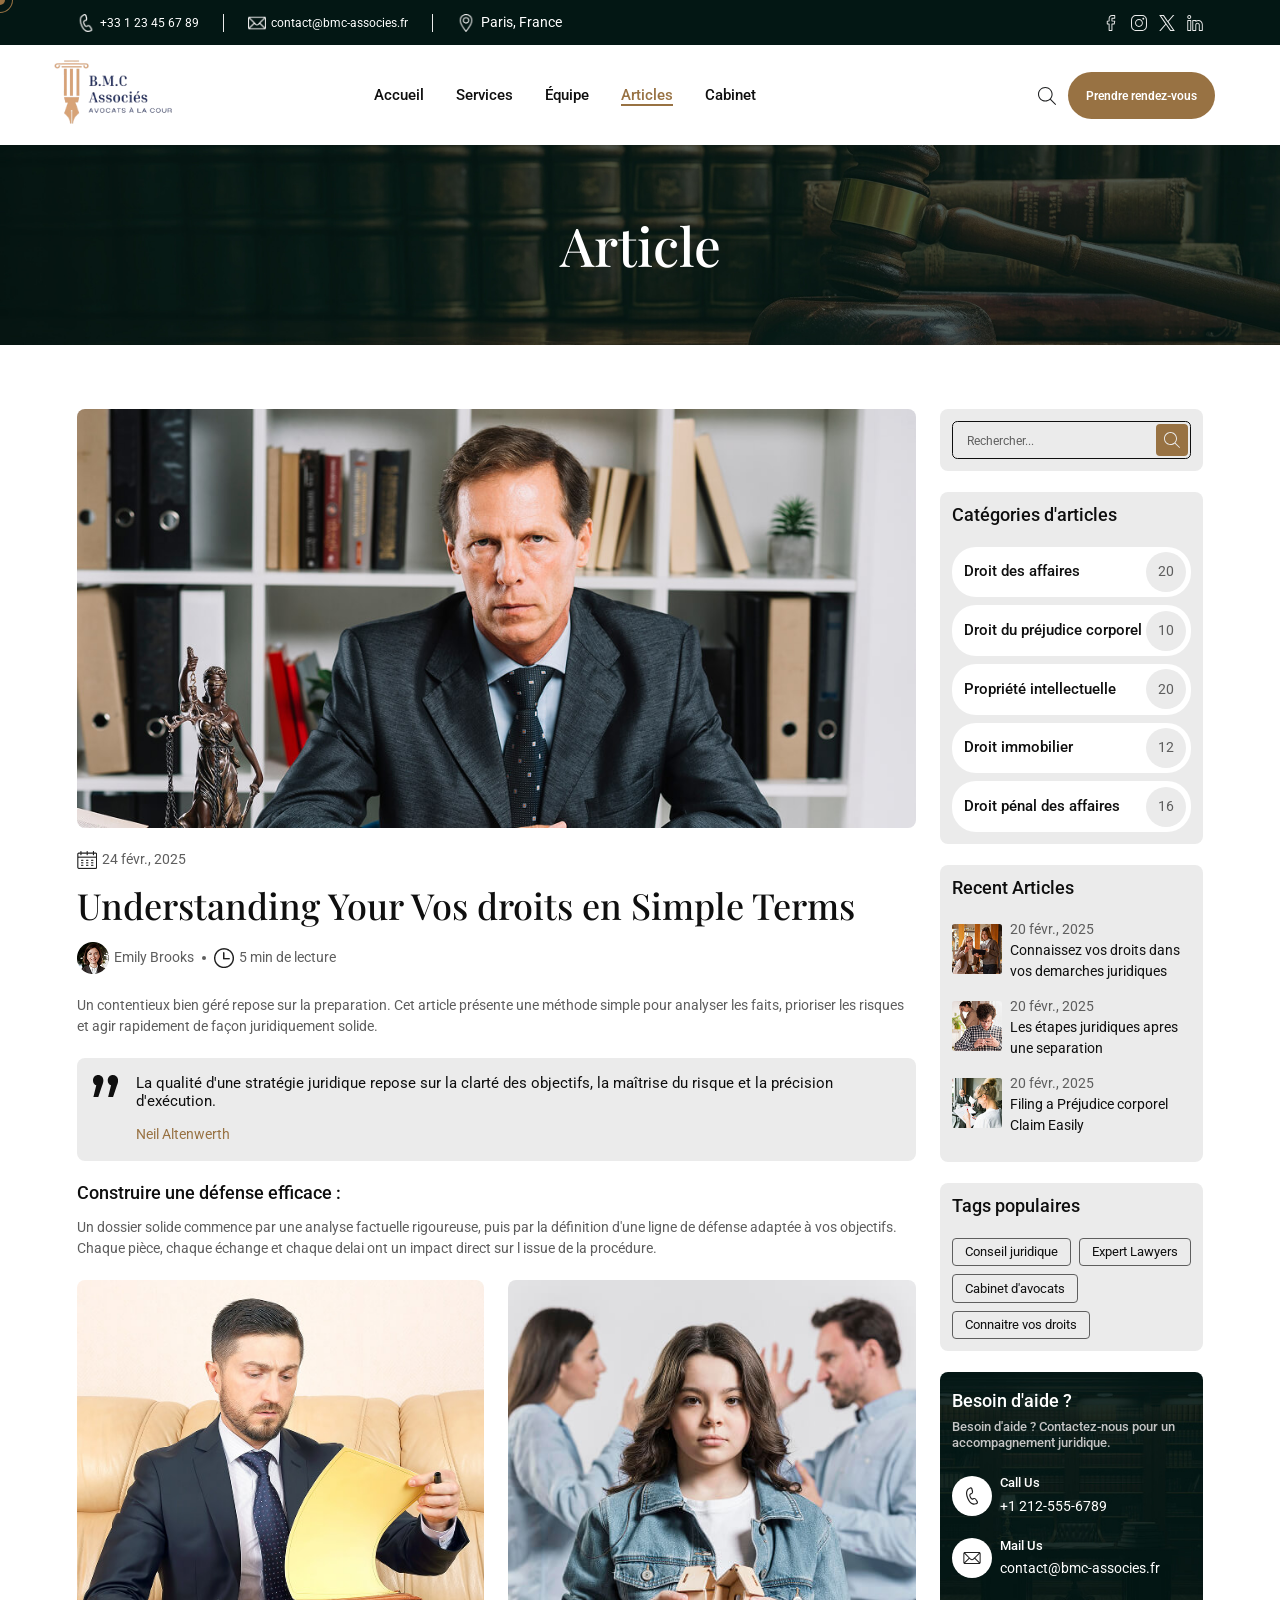
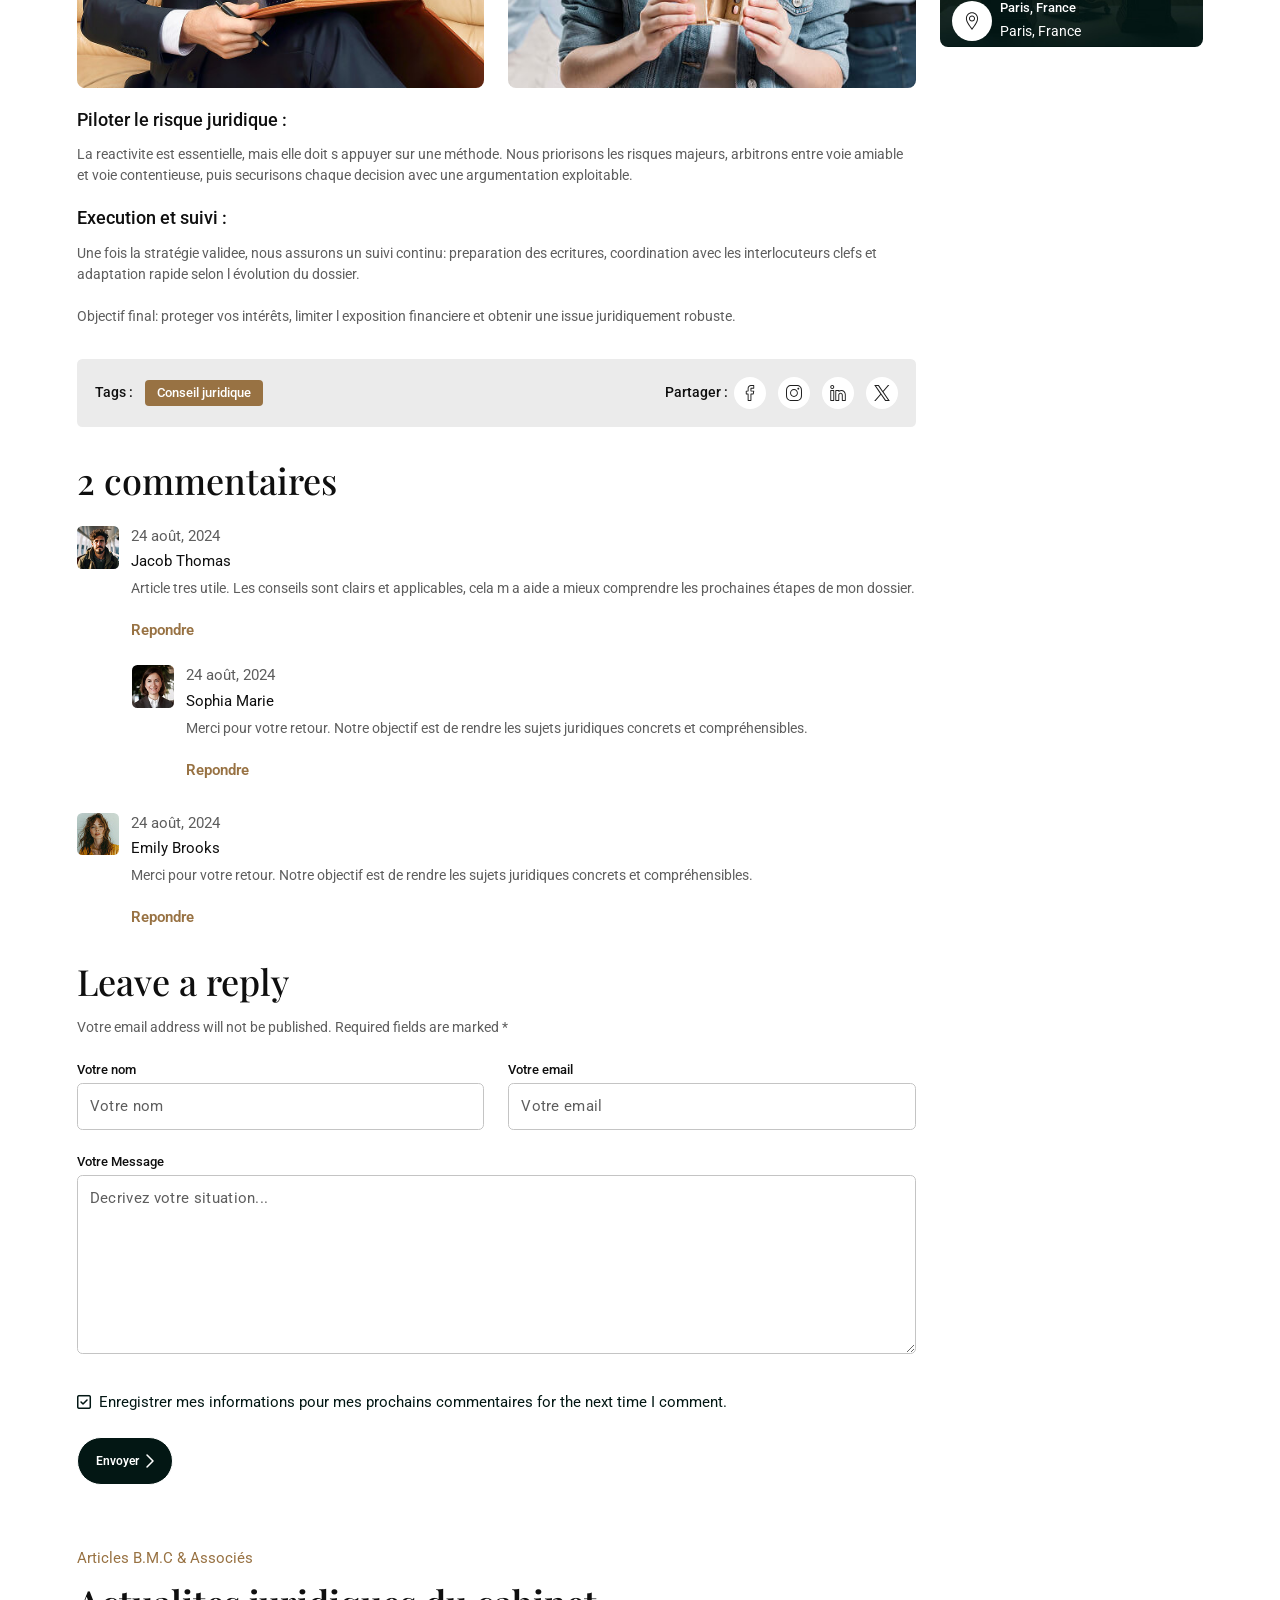
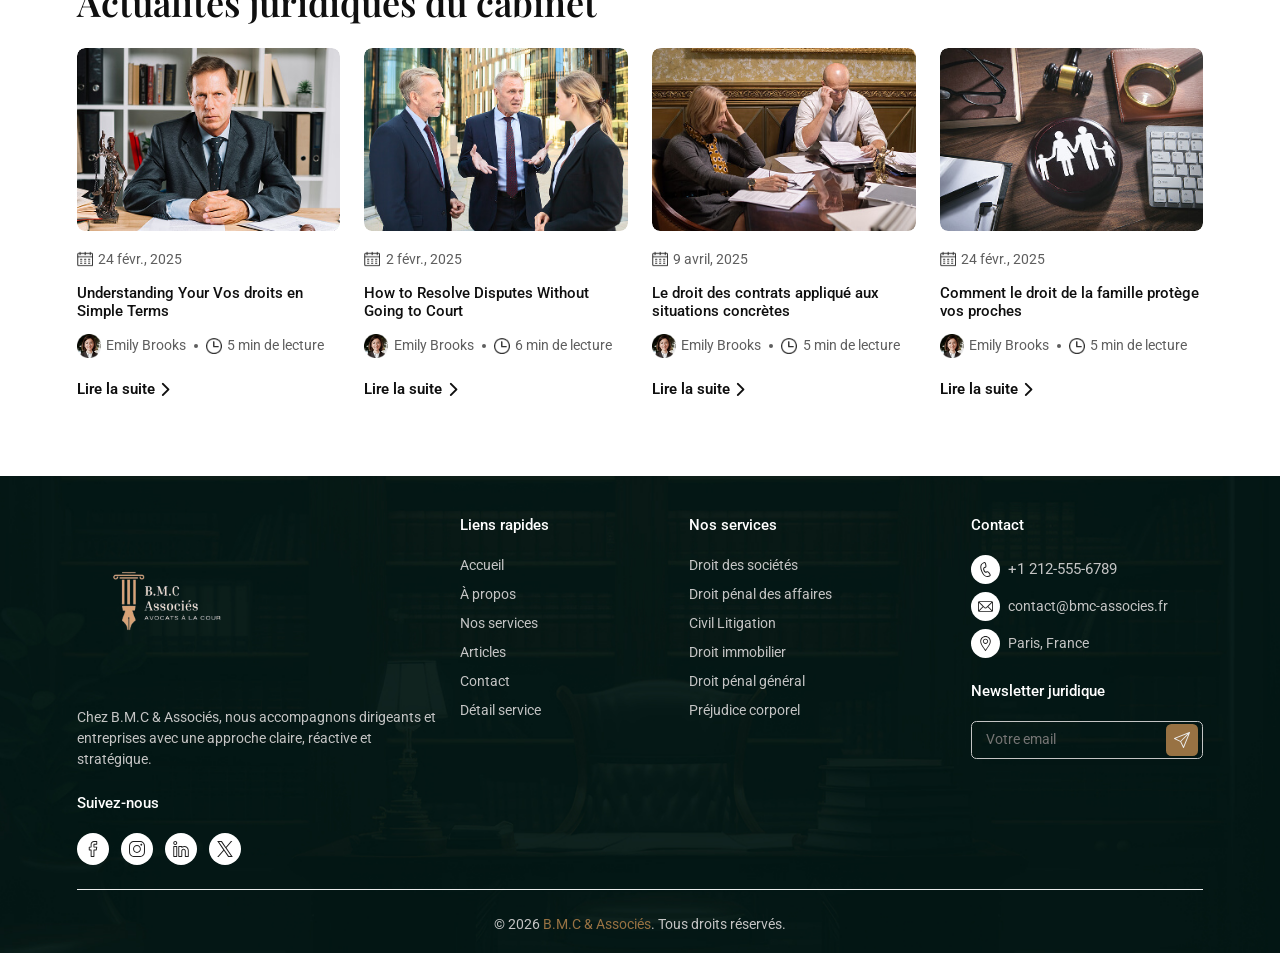
<file: blog-detail.html>
﻿<!DOCTYPE html>
<html lang="fr">

<head>
    <meta charset="UTF-8">
    <meta http-equiv="X-UA-Compatible" content="IE=edge">
    <meta name="viewport" content="width=device-width, initial-scale=1, shrink-to-fit=no">
    <meta name="description" content="Lecture dun article du cabinet BMC Avocats sur les problematiques juridiques des entreprises.">
    <meta name="robots" content="index,follow">
    <meta property="og:locale" content="fr_FR">
    <meta property="og:type" content="website">
    
    <meta property="og:title" content="Article | BMC Avocats">
    <meta property="og:description" content="Lecture dun article du cabinet BMC Avocats sur les problematiques juridiques des entreprises.">

    <title>Article | BMC Avocats</title>
    <link rel="canonical" href="https://www.bmc-avocats.fr/blog-detail.html">

    <!-- Favicon -->
    <link rel="shortcut icon" type="image/x-icon" href="assets/media/favicon.png">

    <!-- All CSS files -->
    <link rel="stylesheet" href="assets/css/vendor/font-awesome.css">
    <link rel="stylesheet" href="assets/css/vendor/slick-theme.css">
    <link rel="stylesheet" href="assets/css/vendor/slick-slider.css">
    <link rel="stylesheet" href="assets/css/vendor/bootstrap.min.css">
    <link rel="stylesheet" href="assets/css/app.css">

</head>

<body>

    <!-- Cursor Style -->
    <div id="cursor"></div>
    <div id="cursor-border"></div>
    <!-- Cursor Style -->

    <!-- Preloader START -->
    <div class="page-loader" id="preloader">
        <div class="preloader-container">
            <img src="assets/media/preloader/1.png" class="top-bar" alt="">
            <div class="preloader">
                <img src="assets/media/preloader/2.png" class="lefthandle" alt="">
                <img src="assets/media/preloader/3.png" alt="">
                <img src="assets/media/preloader/2.png" class="righthandle" alt="">
            </div>
        </div>
    </div>
    <!-- Preloader END -->


    <!-- Main Wrapper Start -->
    <div id="scroll-container" class="main-wrapper">

        <!-- Header Menu Start -->
        <div class="header-top">
            <div class="container-fluid">
                <div class="header-top-wrapper">
                    <div class="left-contact-block">
                        <div class="info-block">
                            <img src="assets/media/vector/call-vector.png" alt="">
                            <a href="tel:+33123456789" class="hover-content">+33 1 23 45 67 89</a>
                        </div>
                        <div class="info-block">
                            <img src="assets/media/vector/mail-vector.png" alt="">
                            <a href="mailto:contact@bmc-associes.fr" class="hover-content">contact@bmc-associes.fr</a>
                        </div>
                        <div class="info-block">
                            <img src="assets/media/vector/location-vector.png" alt="">
                            <p class="white">Paris, France</p>
                        </div>
                    </div>
                    <div class="right-links-block">
                        <a href="" class="link">
                            <svg xmlns="http://www.w3.org/2000/svg" width="20" height="20" viewBox="0 0 20 20"
                                fill="none">
                                <path
                                    d="M14.6875 4.6875C15.0109 4.6875 15.2734 4.425 15.2734 4.10156V0.585938C15.2734 0.2625 15.0109 0 14.6875 0H11.1719C8.91016 0 7.07031 1.83984 7.07031 4.10156V7.03125H5.3125C4.98906 7.03125 4.72656 7.29375 4.72656 7.61719V11.1328C4.72656 11.4563 4.98906 11.7188 5.3125 11.7188H7.07031V19.4141C7.07031 19.7375 7.33281 20 7.65625 20H11.1719C11.4953 20 11.7578 19.7375 11.7578 19.4141V11.7188H14.1016C14.3879 11.7188 14.6324 11.5117 14.6797 11.2293L15.2656 7.71367C15.2938 7.54375 15.2461 7.36992 15.1348 7.23828C15.0234 7.10703 14.8598 7.03125 14.6875 7.03125H11.7578V4.6875H14.6875ZM11.1719 8.20312H13.9957L13.6051 10.5469H11.1719C10.8484 10.5469 10.5859 10.8094 10.5859 11.1328V18.8281H8.24219V11.1328C8.24219 10.8094 7.97969 10.5469 7.65625 10.5469H5.89844V8.20312H7.65625C7.97969 8.20312 8.24219 7.94063 8.24219 7.61719V4.10156C8.24219 2.48633 9.55664 1.17188 11.1719 1.17188H14.1016V3.51562H11.1719C10.8484 3.51562 10.5859 3.77813 10.5859 4.10156V7.61719C10.5859 7.94063 10.8484 8.20312 11.1719 8.20312Z"
                                    fill="#EBEBEB" />
                            </svg>
                        </a>
                        <a href="" class="link">
                            <svg xmlns="http://www.w3.org/2000/svg" width="20" height="20" viewBox="0 0 20 20"
                                fill="none">
                                <g clip-path="url(#clip0_17753_3781)">
                                    <path
                                        d="M10.1968 20C10.1306 20 10.0644 20 9.99771 19.9997C8.43002 20.0035 6.9815 19.9637 5.57281 19.878C4.28131 19.7994 3.10242 19.3531 2.16339 18.5874C1.25732 17.8485 0.63858 16.8495 0.324402 15.6185C0.0509644 14.5467 0.0364685 13.4946 0.022583 12.477C0.0125122 11.7469 0.00213623 10.8817 0 10.0019C0.00213623 9.11838 0.0125122 8.25321 0.022583 7.52307C0.0364685 6.50562 0.0509644 5.45352 0.324402 4.38159C0.63858 3.15052 1.25732 2.15152 2.16339 1.41269C3.10242 0.647006 4.28131 0.200687 5.57297 0.122104C6.98166 0.036502 8.43048 -0.00347599 10.0015 0.000338713C11.5697 -0.00301822 13.0177 0.036502 14.4264 0.122104C15.7179 0.200687 16.8968 0.647006 17.8358 1.41269C18.7421 2.15152 19.3607 3.15052 19.6748 4.38159C19.9483 5.45337 19.9628 6.50562 19.9767 7.52307C19.9867 8.25321 19.9972 9.11838 19.9992 9.9982V10.0019C19.9972 10.8817 19.9867 11.7469 19.9767 12.477C19.9628 13.4944 19.9484 14.5465 19.6748 15.6185C19.3607 16.8495 18.7421 17.8485 17.8358 18.5874C16.8968 19.3531 15.7179 19.7994 14.4264 19.878C13.0774 19.9601 11.6916 20 10.1968 20ZM9.99771 18.761C11.5399 18.7647 12.9559 18.7256 14.3315 18.642C15.3081 18.5826 16.46 17.9421 17.1537 17.3764C17.7948 16.8535 18.2364 16.1321 18.4661 15.2321C18.6937 14.3399 18.7069 13.382 18.7195 12.4556C18.7294 11.7304 18.7398 10.8713 18.7419 10C18.7398 9.1286 18.7294 8.26969 18.7195 7.54444C18.7069 6.61807 18.6937 5.66013 18.4661 4.76779C18.2364 3.86783 17.7948 3.1464 17.1537 2.62348C16.46 2.05799 15.3081 1.43619 14.3315 1.37683C12.9559 1.29306 11.5399 1.25445 10.0014 1.25781C8.45947 1.25415 7.0433 1.29764 5.66772 1.38141C4.69116 1.44077 3.64605 1.85959 2.95239 2.42508C2.31121 2.948 1.75088 3.86783 1.52123 4.76779C1.29357 5.66013 1.28045 6.61792 1.26779 7.54444C1.25787 8.2703 1.24749 9.12982 1.24535 10.0019C1.24749 10.8701 1.25787 11.7298 1.26779 12.4556C1.28045 13.382 1.29357 14.3399 1.52123 15.2321C1.75088 16.1321 2.19247 16.8535 2.83364 17.3764C3.52731 17.9419 4.69116 18.5826 5.66772 18.642C7.0433 18.7258 8.45978 18.7648 9.99771 18.761ZM9.96048 14.8828C7.26822 14.8828 5.07767 12.6924 5.07767 10C5.07767 7.30762 7.26822 5.11722 9.96048 5.11722C12.6529 5.11722 14.8433 7.30762 14.8433 10C14.8433 12.6924 12.6529 14.8828 9.96048 14.8828ZM10.0014 6.25416C7.80598 6.25416 6.26095 7.7992 6.26095 9.9982C6.26095 11.829 7.6453 13.7609 9.97978 13.7609C11.8107 13.7609 13.7142 12.0264 13.7142 9.9982C13.7142 8.16745 12.3175 6.25416 10.0014 6.25416ZM15.3902 3.55472C14.743 3.55472 14.2183 4.07932 14.2183 4.7266C14.2183 5.37387 14.743 5.89847 15.3902 5.89847C16.0374 5.89847 16.562 5.37387 16.562 4.7266C16.562 4.07932 16.0374 3.55472 15.3902 3.55472Z"
                                        fill="#EBEBEB" />
                                </g>
                                <defs>
                                    <clipPath>
                                        <rect width="20" height="20" fill="white" />
                                    </clipPath>
                                </defs>
                            </svg>
                        </a>
                        <a href="" class="link">
                            <svg xmlns="http://www.w3.org/2000/svg" width="20" height="20" viewBox="0 0 20 20"
                                fill="none">
                                <g clip-path="url(#clip0_17753_3783)">
                                    <path
                                        d="M11.8683 8.46864L19.1537 0H17.4273L11.1014 7.3532L6.04897 0H0.221558L7.86186 11.1193L0.221558 20H1.94805L8.62833 12.2348L13.9641 20H19.7915L11.8679 8.46864H11.8683ZM9.50367 11.2173L8.72954 10.1101L2.57013 1.29967H5.22192L10.1926 8.40994L10.9668 9.51718L17.4281 18.7594H14.7763L9.50367 11.2177V11.2173Z"
                                        fill="#EBEBEB" />
                                </g>
                                <defs>
                                    <clipPath>
                                        <rect width="20" height="20" fill="white" />
                                    </clipPath>
                                </defs>
                            </svg>
                        </a>
                        <a href="" class="link">
                            <svg xmlns="http://www.w3.org/2000/svg" width="20" height="20" viewBox="0 0 20 20"
                                fill="none">
                                <g clip-path="url(#clip0_17753_3785)">
                                    <path
                                        d="M4.70306 6.27594H0.9375C0.613861 6.27594 0.351562 6.53839 0.351562 6.86188V19.4141C0.351562 19.7377 0.613861 20 0.9375 20H4.70306C5.0267 20 5.289 19.7377 5.289 19.4141V6.86188C5.289 6.53839 5.0267 6.27594 4.70306 6.27594ZM4.11713 18.8281H1.52344V7.44781H4.11713V18.8281Z"
                                        fill="#EBEBEB" />
                                    <path
                                        d="M2.82043 0C1.45905 0 0.351562 1.10748 0.351562 2.46857C0.351562 3.82996 1.45905 4.93729 2.82043 4.93729C4.18167 4.93729 5.289 3.8298 5.289 2.46857C5.289 1.10748 4.18167 0 2.82043 0ZM2.82043 3.76541C2.10526 3.76541 1.52344 3.18375 1.52344 2.46857C1.52344 1.75354 2.10526 1.17188 2.82043 1.17188C3.53546 1.17188 4.11713 1.75354 4.11713 2.46857C4.11713 3.18375 3.53546 3.76541 2.82043 3.76541Z"
                                        fill="#EBEBEB" />
                                    <path
                                        d="M14.1176 6.19308C13.2269 6.19308 12.3491 6.40778 11.563 6.80939C11.5363 6.51047 11.2852 6.27594 10.9793 6.27594H7.21344C6.88995 6.27594 6.6275 6.53839 6.6275 6.86188V19.4141C6.6275 19.7377 6.88995 20 7.21344 20H10.9793C11.3029 20 11.5652 19.7377 11.5652 19.4141V12.5104C11.5652 11.6223 12.2879 10.8998 13.176 10.8998C14.064 10.8998 14.7864 11.6223 14.7864 12.5104V19.4141C14.7864 19.7377 15.0488 20 15.3723 20H19.138C19.4617 20 19.724 19.7377 19.724 19.4141V11.7995C19.724 8.70804 17.209 6.19308 14.1176 6.19308ZM18.5521 18.8281H15.9584V12.5104C15.9584 10.9761 14.7102 9.72794 13.1761 9.72794C11.6417 9.72794 10.3934 10.9761 10.3934 12.5104V18.8281H7.79953V7.44781H10.3934V7.88071C10.3934 8.10608 10.5226 8.31146 10.7259 8.40897C10.929 8.50647 11.17 8.4787 11.346 8.33786C12.1394 7.70142 13.098 7.36496 14.1176 7.36496C16.5628 7.36496 18.5521 9.35425 18.5521 11.7995V18.8281Z"
                                        fill="#EBEBEB" />
                                </g>
                                <defs>
                                    <clipPath>
                                        <rect width="20" height="20" fill="white" />
                                    </clipPath>
                                </defs>
                            </svg>
                        </a>
                    </div>
                </div>
            </div>
        </div>
        <header class="main-menu">
            <div class="header-section">
                <div class="container-fluid">
                    <div class="header-center">
                        <div class="row align-items-center justify-content-between gap-24">
                            <div class="col-xl-2 col-lg-3 col-5">
                                <a href="index.html" class="header-logo bmc-logo-inline"><img src="assets/media/logo-1-nobg.png" alt="BMC Avocats"></a>
                            </div>
                            <div class="col-lg-5 col-1 d-md-flex d-none">
                                <nav class="navigation">
                                    <div class="menu-button-right">
                                        <div class="main-menu__nav">
                                            <ul class="main-menu__list">
                                                <li>
                                                    <a href="index.html">Accueil</a>
                                                </li>
                                                <li class="dropdown">
                                                    <a href="javascript:void(0);">Services</a>
                                                    <ul class="sub-menu">
                                                        <li><a href="services.html">Services</a></li>
                                                        <li><a href="service-detail.html">Détail service</a></li>
                                                    </ul>
                                                </li>
                                                <li class="dropdown">
                                                    <a href="javascript:void(0);">Équipe</a>
                                                    <ul class="sub-menu">
                                                        <li><a href="team.html">Équipe</a></li>
                                                        <li><a href="team-detail.html">Profil avocat</a></li>
                                                    </ul>
                                                </li>
                                                <li class="dropdown">
                                                    <a href="javascript:void(0);" class="active">Articles</a>
                                                    <ul>
                                                        <li><a href="blog-grid.html">Articles</a></li>
                                                        <li><a href="blog-grid-sidebar.html">Articles</a></li>
                                                        <li><a href="blog-detail.html">Article</a></li>
                                                    </ul>
                                                </li>
                                                <li class="dropdown">
                                                    <a href="javascript:void(0);">Cabinet</a>
                                                    <ul>
                                                        <li><a href="about.html">À propos</a></li>
                                                        <li><a href="case-study.html">Études de cas</a></li>
                                                        <li><a href="case-study-detail.html">Détail étude de cas</a></li>
                                                        <li><a href="appointment.html">Prendre rendez-vous</a></li>
                                                        <li><a href="contact.html">Contact</a></li>
                                                    </ul>
                                                </li>
                                            </ul>
                                        </div>
                                    </div>
                                </nav>
                            </div>
                            <div class="col-xl-4 col-lg-3 col-5 p-0">
                                <div class="header-buttons">
                                    <div class="right-nav d-sm-flex d-none">
                                        <form action="index.html">
                                            <div class="search-block">
                                                <input type="text" class="input-search form-control" name="search"
                                                    id="searchbar" placeholder="Rechercher...">
                                                <a href="javascript:;" class="button-block search-toggler">
                                                    <svg xmlns="http://www.w3.org/2000/svg" width="24" height="24"
                                                        viewBox="0 0 24 24" fill="none">
                                                        <path
                                                            d="M9.74062 0C15.1116 0 19.4812 4.36964 19.4812 9.74063C19.4812 12.1734 18.5847 14.4008 17.1047 16.1097L23.7941 22.7997C24.0687 23.0743 24.0686 23.5195 23.794 23.7941C23.5194 24.0687 23.0743 24.0686 22.7997 23.7941L16.1104 17.1041C14.4014 18.5845 12.1738 19.4813 9.74062 19.4813C4.36964 19.4813 0 15.1116 0 9.74063C0 4.36964 4.36964 0 9.74062 0ZM9.74062 18.075C14.3362 18.075 18.075 14.3362 18.075 9.74063C18.075 5.14505 14.3362 1.40625 9.74062 1.40625C5.14505 1.40625 1.40625 5.14505 1.40625 9.74063C1.40625 14.3362 5.14505 18.075 9.74062 18.075Z"
                                                            fill="#1E1F20" />
                                                    </svg>
                                                </a>
                                            </div>
                                        </form>
                                        <a href="appointment.html" class="header-cus-btn">
                                            <span class="text">Prendre rendez-vous</span>
                                        </a>
                                    </div>

                                    <a href="#" class="main-menu__toggler mobile-nav__toggler">
                                        <img src="assets/media/icons/menu-2.png" alt="">
                                    </a>
                                </div>
                            </div>
                        </div>
                    </div>
                </div>
            </div>
        </header>
        <!-- Header Menu End -->

        <div class="stricky-header stricked-menu">
            <div class="">
                <div class="sticky-header__content"></div>
            </div>
        </div>

        <!-- Main Sections -->
        <main class="main-wrapper">

            <!-- Title Banner Start -->
            <section class="title-banner mb-96">
                <div class="container-fluid">
                    <h1>Article</h1>
                </div>
            </section>
            <!-- Title Banner End -->

            <!-- Article Section Start -->
            <section class="blog-detail-sec mb-96">
                <div class="container-fluid">
                    <div class="row row-gap-4">
                        <div class="col-lg-9">
                            <div>
                                <img src="assets/media/blogs/blog-detail-img-1.jpg"
                                    class="w-100 object-fit-cover br-12 mb-24" alt="">
                                <div class="d-flex align-items-center gap-8 mb-16">
                                    <img src="assets/media/vector/calender-vector.png" class="calender-vector" alt="">
                                    <p>24 févr., 2025</p>
                                </div>
                                <h2 class="fw-500 mb-16">Understanding Your Vos droits en Simple Terms</h2>
                                <div class="d-flex align-items-center gap-12 mb-24">
                                    <div class="d-flex align-items-center gap-8">
                                        <img src="assets/media/user/card-user.png" class="card-user" alt="">
                                        <p>Emily Brooks</p>
                                    </div>
                                    <div class="dot">
                                        <svg xmlns="http://www.w3.org/2000/svg" width="4" height="4" viewBox="0 0 4 4"
                                            fill="none">
                                            <circle cx="2" cy="2" r="2" fill="#5E5E5E" />
                                        </svg>
                                    </div>
                                    <div class="d-flex align-items-center gap-8">
                                        <img src="assets/media/vector/clock-vector.png" class="card-vectors" alt="">
                                        <p>5 min de lecture</p>
                                    </div>
                                </div>
                                <p class="mb-24">Un contentieux bien géré repose sur la preparation. Cet article présente une méthode simple pour analyser les faits, prioriser les risques et agir rapidement de façon juridiquement solide.</p>
                                <div class="qoutes mb-24">
                                    <svg xmlns="http://www.w3.org/2000/svg" width="28" height="24" viewBox="0 0 28 24"
                                        fill="none">
                                        <path
                                            d="M19.8713 11.1828C17.6347 10.4086 16.2584 8.51613 16.2584 5.84946C16.2584 2.4086 18.753 0 21.9358 0C25.2906 0 27.6992 2.49462 27.6992 5.84946C27.6992 7.48387 27.3551 8.77419 26.1508 11.957L22.1078 24H16.6885L19.8713 11.1828ZM3.6132 11.1828C1.37664 10.4086 0.000293732 8.51613 0.000293732 5.84946C0.000293732 2.4086 2.49492 0 5.67771 0C9.03255 0 11.4412 2.49462 11.4412 5.84946C11.4412 7.48387 11.0971 8.77419 9.89277 11.957L5.84976 24H0.430403L3.6132 11.1828Z"
                                            fill="#0F0F0F" />
                                    </svg>
                                    <div>
                                        <h6 class="fw-400 black mb-16">La qualité d'une stratégie juridique repose sur
                                            la clarté des objectifs, la maîtrise du risque et la précision d'exécution.</h6>
                                        <p class="color-sec">Neil Altenwerth</p>
                                    </div>
                                </div>
                                <h5 class="fw-500 mb-16">Construire une défense efficace :</h5>
                                <p class="mb-24">Un dossier solide commence par une analyse factuelle rigoureuse, puis
                                    par la définition d'une ligne de défense adaptée à vos objectifs. Chaque pièce,
                                    chaque échange et chaque delai ont un impact direct sur l issue de la procédure.</p>
                                <div class="row row-gap-4 mb-24">
                                    <div class="col-lg-6">
                                        <img src="assets/media/blogs/blog-detail-img-2.jpg"
                                            class="w-100 object-fit-cover br-12" alt="">
                                    </div>
                                    <div class="col-lg-6">
                                        <img src="assets/media/blogs/blog-detail-img-3.jpg"
                                            class="w-100 object-fit-cover br-12" alt="">
                                    </div>
                                </div>
                                <h5 class="fw-500 mb-16">Piloter le risque juridique :</h5>
                                <p class="mb-24">La reactivite est essentielle, mais elle doit s appuyer sur une
                                    méthode. Nous priorisons les risques majeurs, arbitrons entre voie amiable et voie
                                    contentieuse, puis securisons chaque decision avec une argumentation exploitable.</p>
                                <h5 class="fw-500 mb-16">Execution et suivi :</h5>
                                <p class="mb-24">Une fois la stratégie validee, nous assurons un suivi continu:
                                    preparation des ecritures, coordination avec les interlocuteurs clefs et adaptation
                                    rapide selon l évolution du dossier.</p>
                                <p class="mb-48">Objectif final: proteger vos intérêts, limiter l exposition
                                    financiere et obtenir une issue juridiquement robuste.</p>
                                <div class="blog-post-row mb-48">
                                    <div class="blog-tags-wrapper d-flex align-items-center gap-16">
                                        <p class="black fw-500">Tags :</p>
                                        <a href="" class="blog-tags subtitle">
                                            Conseil juridique
                                        </a>
                                    </div>
                                    <div class="d-flex align-items-center gap-8">
                                        <p class="fw-500 black">Partager :</p>
                                        <ul class="unstyled social-link">
                                            <li>
                                                <a href="">
                                                    <svg xmlns="http://www.w3.org/2000/svg" width="20" height="20"
                                                        viewBox="0 0 20 20" fill="none">
                                                        <path
                                                            d="M14.6875 4.6875C15.0109 4.6875 15.2734 4.425 15.2734 4.10156V0.585938C15.2734 0.2625 15.0109 0 14.6875 0H11.1718C8.91013 0 7.07028 1.83984 7.07028 4.10156V7.03125H5.31247C4.98903 7.03125 4.72653 7.29375 4.72653 7.61719V11.1328C4.72653 11.4562 4.98903 11.7188 5.31247 11.7188H7.07028V19.4141C7.07028 19.7375 7.33278 20 7.65622 20H11.1718C11.4953 20 11.7578 19.7375 11.7578 19.4141V11.7188H14.1015C14.3879 11.7188 14.6324 11.5117 14.6797 11.2293L15.2656 7.71367C15.2937 7.54375 15.2461 7.36992 15.1347 7.23828C15.0234 7.10703 14.8597 7.03125 14.6875 7.03125H11.7578V4.6875H14.6875ZM11.1718 8.20312H13.9957L13.605 10.5469H11.1718C10.8484 10.5469 10.5859 10.8094 10.5859 11.1328V18.8281H8.24216V11.1328C8.24216 10.8094 7.97966 10.5469 7.65622 10.5469H5.89841V8.20312H7.65622C7.97966 8.20312 8.24216 7.94062 8.24216 7.61719V4.10156C8.24216 2.48633 9.55661 1.17188 11.1718 1.17188H14.1015V3.51562H11.1718C10.8484 3.51562 10.5859 3.77813 10.5859 4.10156V7.61719C10.5859 7.94062 10.8484 8.20312 11.1718 8.20312Z"
                                                            fill="#EBEBEB" />
                                                    </svg>
                                                </a>
                                            </li>
                                            <li><a href="">
                                                    <svg xmlns="http://www.w3.org/2000/svg" width="20" height="20"
                                                        viewBox="0 0 20 20" fill="none">
                                                        <g clip-path="url(#clip0_17799_4114)">
                                                            <path
                                                                d="M10.1968 19.9999C10.1306 19.9999 10.0644 19.9999 9.99771 19.9996C8.43002 20.0035 6.9815 19.9636 5.57281 19.8779C4.28131 19.7993 3.10242 19.353 2.16339 18.5873C1.25732 17.8485 0.63858 16.8495 0.324402 15.6184C0.0509644 14.5466 0.0364685 13.4945 0.022583 12.4769C0.0125122 11.7468 0.00213623 10.8816 0 10.0018C0.00213623 9.11829 0.0125122 8.25312 0.022583 7.52298C0.0364685 6.50553 0.0509644 5.45343 0.324402 4.3815C0.63858 3.15043 1.25732 2.15143 2.16339 1.4126C3.10242 0.646916 4.28131 0.200597 5.57297 0.122014C6.98166 0.0364124 8.43048 -0.00356563 10.0015 0.000249067C11.5697 -0.00310787 13.0177 0.0364124 14.4264 0.122014C15.7179 0.200597 16.8968 0.646916 17.8358 1.4126C18.7421 2.15143 19.3607 3.15043 19.6748 4.3815C19.9483 5.45328 19.9628 6.50553 19.9767 7.52298C19.9867 8.25312 19.9972 9.11829 19.9992 9.99811V10.0018C19.9972 10.8816 19.9867 11.7468 19.9767 12.4769C19.9628 13.4944 19.9484 14.5465 19.6748 15.6184C19.3607 16.8495 18.7421 17.8485 17.8358 18.5873C16.8968 19.353 15.7179 19.7993 14.4264 19.8779C13.0774 19.96 11.6916 19.9999 10.1968 19.9999ZM9.99771 18.7609C11.5399 18.7646 12.9559 18.7255 14.3315 18.6419C15.3081 18.5825 16.46 17.942 17.1537 17.3763C17.7948 16.8534 18.2364 16.132 18.4661 15.232C18.6937 14.3398 18.7069 13.3819 18.7195 12.4555C18.7294 11.7303 18.7398 10.8712 18.7419 9.99994C18.7398 9.12851 18.7294 8.2696 18.7195 7.54435C18.7069 6.61798 18.6937 5.66004 18.4661 4.7677C18.2364 3.86774 17.7948 3.14631 17.1537 2.62339C16.46 2.0579 15.3081 1.4361 14.3315 1.37674C12.9559 1.29297 11.5399 1.25436 10.0014 1.25772C8.45947 1.25406 7.0433 1.29755 5.66772 1.38132C4.69116 1.44068 3.64605 1.8595 2.95239 2.42499C2.31121 2.94791 1.75088 3.86774 1.52123 4.7677C1.29357 5.66004 1.28045 6.61783 1.26779 7.54435C1.25787 8.27021 1.24749 9.12973 1.24535 10.0018C1.24749 10.87 1.25787 11.7297 1.26779 12.4555C1.28045 13.3819 1.29357 14.3398 1.52123 15.232C1.75088 16.132 2.19247 16.8534 2.83364 17.3763C3.52731 17.9418 4.69116 18.5825 5.66772 18.6419C7.0433 18.7257 8.45978 18.7647 9.99771 18.7609ZM9.96048 14.8828C7.26822 14.8828 5.07767 12.6924 5.07767 9.99994C5.07767 7.30753 7.26822 5.11713 9.96048 5.11713C12.6529 5.11713 14.8433 7.30753 14.8433 9.99994C14.8433 12.6924 12.6529 14.8828 9.96048 14.8828ZM10.0014 6.25407C7.80598 6.25407 6.26095 7.79911 6.26095 9.99811C6.26095 11.8289 7.6453 13.7608 9.97978 13.7608C11.8107 13.7608 13.7142 12.0263 13.7142 9.99811C13.7142 8.16736 12.3175 6.25407 10.0014 6.25407ZM15.3902 3.55463C14.743 3.55463 14.2183 4.07923 14.2183 4.72651C14.2183 5.37378 14.743 5.89838 15.3902 5.89838C16.0374 5.89838 16.562 5.37378 16.562 4.72651C16.562 4.07923 16.0374 3.55463 15.3902 3.55463Z"
                                                                fill="#1F1F1F" />
                                                        </g>
                                                        <defs>
                                                            <clipPath>
                                                                <rect width="20" height="20" fill="white" />
                                                            </clipPath>
                                                        </defs>
                                                    </svg>
                                                </a></li>
                                            <li><a href="">
                                                    <svg xmlns="http://www.w3.org/2000/svg" width="20" height="20"
                                                        viewBox="0 0 20 20" fill="none">
                                                        <g clip-path="url(#clip0_17799_4117)">
                                                            <path
                                                                d="M4.70306 6.27594H0.9375C0.613861 6.27594 0.351562 6.53839 0.351562 6.86188V19.4141C0.351562 19.7377 0.613861 20 0.9375 20H4.70306C5.0267 20 5.289 19.7377 5.289 19.4141V6.86188C5.289 6.53839 5.0267 6.27594 4.70306 6.27594ZM4.11713 18.8281H1.52344V7.44781H4.11713V18.8281Z"
                                                                fill="#1F1F1F" />
                                                            <path
                                                                d="M2.82043 0C1.45905 0 0.351562 1.10748 0.351562 2.46857C0.351562 3.82996 1.45905 4.93729 2.82043 4.93729C4.18167 4.93729 5.289 3.8298 5.289 2.46857C5.289 1.10748 4.18167 0 2.82043 0ZM2.82043 3.76541C2.10526 3.76541 1.52344 3.18375 1.52344 2.46857C1.52344 1.75354 2.10526 1.17188 2.82043 1.17188C3.53546 1.17188 4.11713 1.75354 4.11713 2.46857C4.11713 3.18375 3.53546 3.76541 2.82043 3.76541Z"
                                                                fill="#1F1F1F" />
                                                            <path
                                                                d="M14.1176 6.19308C13.2269 6.19308 12.3491 6.40778 11.563 6.80939C11.5363 6.51047 11.2852 6.27594 10.9793 6.27594H7.21344C6.88995 6.27594 6.6275 6.53839 6.6275 6.86188V19.4141C6.6275 19.7377 6.88995 20 7.21344 20H10.9793C11.3029 20 11.5652 19.7377 11.5652 19.4141V12.5104C11.5652 11.6223 12.2879 10.8998 13.176 10.8998C14.064 10.8998 14.7864 11.6223 14.7864 12.5104V19.4141C14.7864 19.7377 15.0488 20 15.3723 20H19.138C19.4617 20 19.724 19.7377 19.724 19.4141V11.7995C19.724 8.70804 17.209 6.19308 14.1176 6.19308ZM18.5521 18.8281H15.9584V12.5104C15.9584 10.9761 14.7102 9.72794 13.1761 9.72794C11.6417 9.72794 10.3934 10.9761 10.3934 12.5104V18.8281H7.79953V7.44781H10.3934V7.88071C10.3934 8.10608 10.5226 8.31146 10.7259 8.40897C10.929 8.50647 11.17 8.4787 11.346 8.33786C12.1394 7.70142 13.098 7.36496 14.1176 7.36496C16.5628 7.36496 18.5521 9.35425 18.5521 11.7995V18.8281Z"
                                                                fill="#1F1F1F" />
                                                        </g>
                                                        <defs>
                                                            <clipPath>
                                                                <rect width="20" height="20" fill="white" />
                                                            </clipPath>
                                                        </defs>
                                                    </svg>
                                                </a></li>
                                            <li><a href="">
                                                    <svg xmlns="http://www.w3.org/2000/svg" width="20" height="20"
                                                        viewBox="0 0 20 20" fill="none">
                                                        <g clip-path="url(#clip0_17799_4120)">
                                                            <path
                                                                d="M11.8683 8.46864L19.1537 0H17.4273L11.1014 7.3532L6.04897 0H0.221558L7.86186 11.1193L0.221558 20H1.94805L8.62834 12.2348L13.9641 20H19.7915L11.8679 8.46864H11.8683ZM9.50367 11.2173L8.72954 10.1101L2.57013 1.29967H5.22192L10.1926 8.40994L10.9668 9.51718L17.4281 18.7594H14.7763L9.50367 11.2177V11.2173Z"
                                                                fill="#1F1F1F" />
                                                        </g>
                                                        <defs>
                                                            <clipPath>
                                                                <rect width="20" height="20" fill="white" />
                                                            </clipPath>
                                                        </defs>
                                                    </svg>
                                                </a></li>
                                        </ul>
                                    </div>
                                </div>
                                <div class="review-area mb-48">
                                    <h2 class="black mb-32 fw-500">2 commentaires</h2>
                                    <div class="review-block mb-32">
                                        <div class="image-box">
                                            <img src="assets/media/blogs/user-1.jpg" alt="">
                                        </div>
                                        <div class="text-box">
                                            <div class="mb-12">
                                                <span class="dark-gray mb-8">24 août, 2024</span>
                                                <h6 class="fw-400 black">Jacob Thomas</h6>
                                            </div>
                                            <p class="mb-24">Article tres utile. Les conseils sont clairs et applicables, cela m a aide a mieux comprendre les prochaines étapes de mon dossier.</p>
                                            <a href="" class="reply-btn fw-500">Repondre</a>
                                        </div>
                                    </div>
                                    <div class="review-block block-2 mb-48">
                                        <div class="image-box">
                                            <img src="assets/media/blogs/user-2.jpg" alt="">
                                        </div>
                                        <div class="text-box">
                                            <div class="mb-12">
                                                <span class="dark-gray mb-8">24 août, 2024</span>
                                                <h6 class="fw-400 black">Sophia Marie</h6>
                                            </div>
                                            <p class="mb-24">Merci pour votre retour. Notre objectif est de rendre les sujets juridiques concrets et compréhensibles.</p>
                                            <a href="" class="reply-btn fw-500">Repondre</a>
                                        </div>
                                    </div>
                                    <div class="review-block mb-32">
                                        <div class="image-box">
                                            <img src="assets/media/blogs/user-3.jpg" alt="">
                                        </div>
                                        <div class="text-box">
                                            <div class="mb-12">
                                                <span class="dark-gray mb-8">24 août, 2024</span>
                                                <h6 class="fw-400 black">Emily Brooks</h6>
                                            </div>
                                            <p class="mb-24">Merci pour votre retour. Notre objectif est de rendre les sujets juridiques concrets et compréhensibles.</p>
                                            <a href="" class="reply-btn fw-500">Repondre</a>
                                        </div>
                                    </div>
                                </div>
                                <div class="comment-wrapper">
                                    <h2 class="black mb-16 fw-500">Leave a reply</h2>
                                    <p class="mb-32">Votre email address will not be published. Required fields are
                                        marked *</p>
                                    <form action="blog-detail.html" method="post" class="blog-form"
                                        novalidate="novalidate">
                                        <div class="row row-gap-4">
                                            <div class="col-md-6">
                                                <p class="subtitle black mb-8">Votre nom</p>
                                                <input type="text" id="name" name="name" class="form-control"
                                                    placeholder="Votre nom" required="">
                                            </div>
                                            <div class="col-md-6">
                                                <p class="subtitle black mb-8">Votre email</p>
                                                <input type="email" id="mail" name="email" class="form-control"
                                                    placeholder="Votre email" required="">
                                            </div>
                                            <div class="col-md-12">
                                                <p class="subtitle black mb-8">Votre Message</p>
                                                <textarea name="Message" id="comment" cols="30" rows="5"
                                                    class="form-control mb-16"
                                                    placeholder="Decrivez votre situation..."></textarea>
                                            </div>
                                            <div class="cus-checkBox mb-32">
                                                <input type="checkbox" id="remember" checked="">
                                                <label for="remember">Enregistrer mes informations pour mes prochains commentaires
                                                    for the next time I comment.</label>
                                            </div>
                                        </div>
                                        <div>
                                            <button class="cus-btn bg-primary" type="submit">
                                                <span class="text white">Envoyer</span>
                                                <i class="fa-solid fa-chevron-right white"></i>
                                            </button>
                                        </div>
                                    </form>
                                </div>
                            </div>
                        </div>
                        <div class="col-lg-3">
                            <div class="siderbar">
                                <div class="sidebar-block mb-24">
                                    <form class="search-form">
                                        <input type="text" name="search" id="searchBar1" placeholder="Rechercher...">
                                        <button type="submit" class="news-button">
                                            <svg xmlns="http://www.w3.org/2000/svg" width="20" height="20"
                                                viewBox="0 0 20 20" fill="none">
                                                <g clip-path="url(#clip0_17696_3861)">
                                                    <path
                                                        d="M8.11719 0C12.593 0 16.2344 3.64137 16.2344 8.11719C16.2344 10.1445 15.4873 12.0007 14.2539 13.4247L19.8284 18.9998C20.0572 19.2286 20.0572 19.5996 19.8284 19.8284C19.5995 20.0573 19.2286 20.0572 18.9997 19.8284L13.4254 14.2534C12.0012 15.4871 10.1448 16.2344 8.11719 16.2344C3.64137 16.2344 0 12.593 0 8.11719C0 3.64137 3.64137 0 8.11719 0ZM8.11719 15.0625C11.9469 15.0625 15.0625 11.9468 15.0625 8.11719C15.0625 4.28754 11.9468 1.17187 8.11719 1.17187C4.28754 1.17187 1.17188 4.28754 1.17188 8.11719C1.17188 11.9468 4.28754 15.0625 8.11719 15.0625Z"
                                                        fill="#EBEBEB" />
                                                </g>
                                                <defs>
                                                    <clipPath>
                                                        <rect width="20" height="20" fill="white" />
                                                    </clipPath>
                                                </defs>
                                            </svg>
                                        </button>
                                    </form>
                                </div>
                                <div class="sidebar-block mb-24">
                                    <h5 class="fw-500 black mb-24">Catégories d'articles</h5>
                                    <a href="" class="category-block mb-12">
                                        <span class="blog-text">Droit des affaires</span>
                                        <span class="icon">20</span>
                                    </a>
                                    <a href="" class="category-block mb-12">
                                        <span class="blog-text">Droit du préjudice corporel</span>
                                        <span class="icon">10</span>
                                    </a>
                                    <a href="" class="category-block mb-12">
                                        <span class="blog-text">Propriété intellectuelle</span>
                                        <span class="icon">20</span>
                                    </a>
                                    <a href="" class="category-block mb-12">
                                        <span class="blog-text">Droit immobilier</span>
                                        <span class="icon">12</span>
                                    </a>
                                    <a href="" class="category-block">
                                        <span class="blog-text">Droit pénal des affaires</span>
                                        <span class="icon">16</span>
                                    </a>
                                </div>
                                <div class="sidebar-block mb-24">
                                    <h5 class="fw-500 black mb-24">Recent Articles</h5>
                                    <a href="" class="recent-article mb-16">
                                        <img src="assets/media/blogs/article-img-1.jpg" class="article-img mb-4p"
                                            alt="">
                                        <div>
                                            <p>20 févr., 2025</p>
                                            <p class="hover-content black">Connaissez vos droits dans vos demarches juridiques</p>
                                        </div>
                                    </a>
                                    <a href="" class="recent-article mb-16">
                                        <img src="assets/media/blogs/article-img-2.jpg" class="article-img mb-4p"
                                            alt="">
                                        <div>
                                            <p>20 févr., 2025</p>
                                            <p class="hover-content black">Les étapes juridiques apres une separation</p>
                                        </div>
                                    </a>
                                    <a href="" class="recent-article mb-16">
                                        <img src="assets/media/blogs/article-img-3.jpg" class="article-img mb-4p"
                                            alt="">
                                        <div>
                                            <p>20 févr., 2025</p>
                                            <p class="hover-content black">Filing a Préjudice corporel Claim Easily</p>
                                        </div>
                                    </a>
                                </div>
                                <div class="sidebar-block mb-24">
                                    <h5 class="fw-500 black mb-24">Tags populaires</h5>
                                    <div class="tag-block">
                                        <a href="">Conseil juridique</a>
                                        <a href="">Expert Lawyers</a>
                                        <a href="">Cabinet d'avocats</a>
                                        <a href="">Connaitre vos droits</a>
                                    </div>
                                </div>
                                <div class="contact-block">
                                    <img src="assets/media/blogs/contect-blog.jpg" alt="">
                                    <div class="content">
                                        <h5 class="fw-500 white mb-12">Besoin d'aide ?</h5>
                                        <p class="subtitle medium-gray mb-32">Besoin d'aide ? Contactez-nous pour un accompagnement juridique.
                                        </p>
                                        <div class="call-block mb-24">
                                            <div class="icon">
                                                <svg xmlns="http://www.w3.org/2000/svg" width="24" height="25"
                                                    viewBox="0 0 24 25" fill="none">
                                                    <g clip-path="url(#clip0_17807_1878)">
                                                        <path
                                                            d="M19.4989 19.1365L18.9984 18.3007C18.0982 16.8165 16.8559 15.1131 15.2264 15.1131C14.9245 15.1131 14.6255 15.1738 14.3296 15.2968L13.4549 15.6719C13.3751 15.705 13.2974 15.7426 13.2153 15.7826C12.9914 15.8915 12.7376 16.0148 12.4765 16.0148C11.8325 16.0148 11.0862 15.1766 10.3756 13.6548C9.67816 12.1611 9.72265 11.3781 9.88274 10.9841C10.0594 10.5494 10.4702 10.3635 10.9115 10.1965C10.9729 10.1732 11.0283 10.1521 11.0822 10.1299L11.9679 9.75701C14.2752 8.79212 13.4168 5.42017 13.1354 4.31467L12.8967 3.36417C12.6927 2.5808 12.1517 0.5 10.3572 0.5C10.025 0.5 9.67058 0.577395 9.30417 0.730129C9.06376 0.825601 5.75535 2.17607 4.55676 4.54858C3.12424 7.37259 3.38912 11.1595 5.34326 15.8019C7.2828 20.45 9.79788 23.2931 12.8187 24.2519C13.3368 24.4165 13.9224 24.4999 14.5594 24.4999H14.5597C16.6444 24.4999 18.7022 23.6129 18.8692 23.5393C19.588 23.2348 20.0526 22.7721 20.25 22.1639C20.5847 21.1324 20.0233 20.0023 19.4989 19.1365ZM18.7055 21.6627C18.6596 21.804 18.5 21.9331 18.2316 22.0461C18.2271 22.048 18.2217 22.0503 18.2172 22.0524C18.1986 22.0606 16.3359 22.8764 14.5593 22.8763C14.0893 22.8763 13.6689 22.8185 13.31 22.7044C10.765 21.8966 8.58889 19.364 6.84062 15.1744C5.07936 10.9899 4.79793 7.66204 6.00529 5.28194C6.9428 3.4263 9.87787 2.24913 9.90666 2.23788C9.91251 2.23549 9.91824 2.23322 9.92398 2.23084C10.0911 2.1607 10.2409 2.12368 10.3572 2.12368C10.7149 2.12368 11.0405 2.67854 11.3235 3.76608L11.5611 4.71258C12.0737 6.72593 11.9957 7.98526 11.3394 8.25977L10.458 8.63105C10.4229 8.64555 10.3819 8.66082 10.3366 8.67803C9.84973 8.86237 8.83655 9.24577 8.37835 10.3728C7.96258 11.3955 8.13469 12.6938 8.90399 14.342C9.94011 16.5602 11.1086 17.6386 12.4763 17.6386C13.111 17.6386 13.6206 17.3909 13.9249 17.243C13.981 17.2158 14.0311 17.1907 14.085 17.1685L14.961 16.7928C15.0513 16.7552 15.1381 16.7369 15.2263 16.7369C15.6479 16.7369 16.4039 17.1544 17.6078 19.1389L18.108 19.9742C18.7244 20.992 18.7731 21.4542 18.7055 21.6627Z"
                                                            fill="#1F1F1F" />
                                                    </g>
                                                    <defs>
                                                        <clipPath>
                                                            <rect width="24" height="24" fill="white"
                                                                transform="translate(0 0.5)" />
                                                        </clipPath>
                                                    </defs>
                                                </svg>
                                            </div>
                                            <div>
                                                <p class="subtitle white mb-8">Call Us</p>
                                                <a href="tel:+33123456789" class="text-16 white hover-content">+1
                                                    212-555-6789</a>
                                            </div>
                                        </div>
                                        <div class="call-block mb-24">
                                            <div class="icon">
                                                <svg xmlns="http://www.w3.org/2000/svg" width="24" height="25"
                                                    viewBox="0 0 24 25" fill="none">
                                                    <g clip-path="url(#clip0_17807_1973)">
                                                        <path
                                                            d="M21.8906 4.0625H2.10938C0.943922 4.0625 0 5.01228 0 6.17188V18.8281C0 19.9946 0.950859 20.9375 2.10938 20.9375H21.8906C23.0463 20.9375 24 19.9986 24 18.8281V6.17188C24 5.01434 23.0598 4.0625 21.8906 4.0625ZM21.5952 5.46875C21.1642 5.89742 13.7476 13.275 13.4916 13.5297C13.0931 13.9281 12.5634 14.1475 12 14.1475C11.4366 14.1475 10.9069 13.9281 10.5071 13.5284C10.3349 13.3571 3.00014 6.06097 2.40478 5.46875H21.5952ZM1.40625 18.5419V6.45898L7.48303 12.5037L1.40625 18.5419ZM2.40567 19.5312L8.48006 13.4955L9.51408 14.5241C10.1781 15.1881 11.061 15.5538 12 15.5538C12.939 15.5538 13.8219 15.1881 14.4846 14.5254L15.5199 13.4955L21.5943 19.5312H2.40567ZM22.5938 18.5419L16.517 12.5037L22.5938 6.45898V18.5419Z"
                                                            fill="#1F1F1F" />
                                                    </g>
                                                    <defs>
                                                        <clipPath>
                                                            <rect width="24" height="24" fill="white"
                                                                transform="translate(0 0.5)" />
                                                        </clipPath>
                                                    </defs>
                                                </svg>
                                            </div>
                                            <div>
                                                <p class="subtitle white mb-8">Mail Us</p>
                                                <a href="mailto:contact@bmc-associes.fr"
                                                    class="text-16 white hover-content">contact@bmc-associes.fr</a>
                                            </div>
                                        </div>
                                        <div class="call-block mb-24">
                                            <div class="icon">
                                                <svg xmlns="http://www.w3.org/2000/svg" width="24" height="25"
                                                    viewBox="0 0 24 25" fill="none">
                                                    <g clip-path="url(#clip0_17807_1762)">
                                                        <path
                                                            d="M11.415 24.1869C11.5454 24.3825 11.7649 24.5 12 24.5C12.2351 24.5 12.4546 24.3825 12.585 24.1869C14.2491 21.6909 16.7 18.6084 18.408 15.4733C19.7736 12.9666 20.4375 10.8287 20.4375 8.9375C20.4375 4.28506 16.6524 0.5 12 0.5C7.34756 0.5 3.5625 4.28506 3.5625 8.9375C3.5625 10.8287 4.22639 12.9666 5.59205 15.4733C7.29872 18.606 9.75436 21.6961 11.415 24.1869ZM12 1.90625C15.877 1.90625 19.0312 5.06047 19.0312 8.9375C19.0312 10.5877 18.4234 12.5055 17.1731 14.8006C15.7009 17.5029 13.6 20.2441 12 22.5485C10.4002 20.2444 8.29922 17.503 6.82692 14.8006C5.57658 12.5055 4.96875 10.5877 4.96875 8.9375C4.96875 5.06047 8.12297 1.90625 12 1.90625Z"
                                                            fill="#1F1F1F" />
                                                        <path
                                                            d="M12 13.1562C14.3262 13.1562 16.2188 11.2637 16.2188 8.9375C16.2188 6.61128 14.3262 4.71875 12 4.71875C9.67378 4.71875 7.78125 6.61128 7.78125 8.9375C7.78125 11.2637 9.67378 13.1562 12 13.1562ZM12 6.125C13.5508 6.125 14.8125 7.38669 14.8125 8.9375C14.8125 10.4883 13.5508 11.75 12 11.75C10.4492 11.75 9.1875 10.4883 9.1875 8.9375C9.1875 7.38669 10.4492 6.125 12 6.125Z"
                                                            fill="#1F1F1F" />
                                                    </g>
                                                    <defs>
                                                        <clipPath>
                                                            <rect width="24" height="24" fill="white"
                                                                transform="translate(0 0.5)" />
                                                        </clipPath>
                                                    </defs>
                                                </svg>
                                            </div>
                                            <div>
                                                <p class="subtitle white mb-8">Paris, France</p>
                                                <p class="white">Paris, France</p>
                                            </div>
                                        </div>
                                    </div>
                                </div>
                            </div>
                        </div>
                    </div>
                </div>
            </section>
            <!-- Article Section End -->

            <!-- Blog Section Start -->
            <section class="blog-sec mb-96">
                <div class="container-fluid">
                    <div class="mb-32">
                        <h6 class="fw-400 color-sec mb-16">Articles B.M.C & Associés</h6>
                        <h2 class="fw-600">Actualites juridiques du cabinet</h2>
                    </div>
                    <div class="row row-gap-4">
                        <div class="col-lg-3 col-md-4">
                            <div class="blog-card">
                                <a href="blog-detail.html" class="card-img">
                                    <img src="assets/media/blogs/img-1.jpg" alt="">
                                </a>
                                <div class="card-content">
                                    <div class="d-flex align-items-center gap-8 mb-16">
                                        <img src="assets/media/vector/calender-vector.png" class="card-vectors" alt="">
                                        <p>24 févr., 2025</p>
                                    </div>
                                    <a href="blog-detail.html" class="h6 fw-500 hover-content mb-16">Understanding Your
                                        Vos droits en
                                        Simple Terms</a>
                                    <div class="d-flex align-items-center gap-12 mb-24">
                                        <div class="d-flex align-items-center gap-8">
                                            <img src="assets/media/user/card-user.png" class="card-user" alt="">
                                            <p>Emily Brooks</p>
                                        </div>
                                        <div class="dot">
                                            <svg xmlns="http://www.w3.org/2000/svg" width="4" height="4"
                                                viewBox="0 0 4 4" fill="none">
                                                <circle cx="2" cy="2" r="2" fill="#5E5E5E" />
                                            </svg>
                                        </div>
                                        <div class="d-flex align-items-center gap-8">
                                            <img src="assets/media/vector/clock-vector.png" class="card-vectors" alt="">
                                            <p>5 min de lecture</p>
                                        </div>
                                    </div>
                                    <a href="blog-detail.html" class="card-btn">
                                        <span>Lire la suite</span>
                                        <i class="fa-solid fa-chevron-right"></i>
                                    </a>
                                </div>
                            </div>
                        </div>
                        <div class="col-lg-3 col-md-4">
                            <div class="blog-card">
                                <a href="blog-detail.html" class="card-img">
                                    <img src="assets/media/blogs/img-2.jpg" alt="">
                                </a>
                                <div class="card-content">
                                    <div class="d-flex align-items-center gap-8 mb-16">
                                        <img src="assets/media/vector/calender-vector.png" class="card-vectors" alt="">
                                        <p>2 févr., 2025</p>
                                    </div>
                                    <a href="blog-detail.html" class="h6 fw-500 hover-content mb-16">How to Resolve
                                        Disputes Without Going
                                        to Court</a>
                                    <div class="d-flex align-items-center gap-12 mb-24">
                                        <div class="d-flex align-items-center gap-8">
                                            <img src="assets/media/user/card-user.png" class="card-user" alt="">
                                            <p>Emily Brooks</p>
                                        </div>
                                        <div class="dot">
                                            <svg xmlns="http://www.w3.org/2000/svg" width="4" height="4"
                                                viewBox="0 0 4 4" fill="none">
                                                <circle cx="2" cy="2" r="2" fill="#5E5E5E" />
                                            </svg>
                                        </div>
                                        <div class="d-flex align-items-center gap-8">
                                            <img src="assets/media/vector/clock-vector.png" class="card-vectors" alt="">
                                            <p>6 min de lecture</p>
                                        </div>
                                    </div>
                                    <a href="blog-detail.html" class="card-btn">
                                        <span>Lire la suite</span>
                                        <i class="fa-solid fa-chevron-right"></i>
                                    </a>
                                </div>
                            </div>
                        </div>
                        <div class="col-lg-3 col-md-4">
                            <div class="blog-card">
                                <a href="blog-detail.html" class="card-img">
                                    <img src="assets/media/blogs/img-3.jpg" alt="">
                                </a>
                                <div class="card-content">
                                    <div class="d-flex align-items-center gap-8 mb-16">
                                        <img src="assets/media/vector/calender-vector.png" class="card-vectors" alt="">
                                        <p>9 avril, 2025</p>
                                    </div>
                                    <a href="blog-detail.html" class="h6 fw-500 hover-content mb-16">Le droit des contrats appliqué aux situations concrètes</a>
                                    <div class="d-flex align-items-center gap-12 mb-24">
                                        <div class="d-flex align-items-center gap-8">
                                            <img src="assets/media/user/card-user.png" class="card-user" alt="">
                                            <p>Emily Brooks</p>
                                        </div>
                                        <div class="dot">
                                            <svg xmlns="http://www.w3.org/2000/svg" width="4" height="4"
                                                viewBox="0 0 4 4" fill="none">
                                                <circle cx="2" cy="2" r="2" fill="#5E5E5E" />
                                            </svg>
                                        </div>
                                        <div class="d-flex align-items-center gap-8">
                                            <img src="assets/media/vector/clock-vector.png" class="card-vectors" alt="">
                                            <p>5 min de lecture</p>
                                        </div>
                                    </div>
                                    <a href="blog-detail.html" class="card-btn">
                                        <span>Lire la suite</span>
                                        <i class="fa-solid fa-chevron-right"></i>
                                    </a>
                                </div>
                            </div>
                        </div>
                        <div class="col-lg-3 col-md-4">
                            <div class="blog-card">
                                <a href="blog-detail.html" class="card-img">
                                    <img src="assets/media/blogs/img-4.jpg" alt="">
                                </a>
                                <div class="card-content">
                                    <div class="d-flex align-items-center gap-8 mb-16">
                                        <img src="assets/media/vector/calender-vector.png" class="card-vectors" alt="">
                                        <p>24 févr., 2025</p>
                                    </div>
                                    <a href="blog-detail.html" class="h6 fw-500 hover-content mb-16">Comment le droit de la famille
                                        protège vos
                                        proches</a>
                                    <div class="d-flex align-items-center gap-12 mb-24">
                                        <div class="d-flex align-items-center gap-8">
                                            <img src="assets/media/user/card-user.png" class="card-user" alt="">
                                            <p>Emily Brooks</p>
                                        </div>
                                        <div class="dot">
                                            <svg xmlns="http://www.w3.org/2000/svg" width="4" height="4"
                                                viewBox="0 0 4 4" fill="none">
                                                <circle cx="2" cy="2" r="2" fill="#5E5E5E" />
                                            </svg>
                                        </div>
                                        <div class="d-flex align-items-center gap-8">
                                            <img src="assets/media/vector/clock-vector.png" class="card-vectors" alt="">
                                            <p>5 min de lecture</p>
                                        </div>
                                    </div>
                                    <a href="blog-detail.html" class="card-btn">
                                        <span>Lire la suite</span>
                                        <i class="fa-solid fa-chevron-right"></i>
                                    </a>
                                </div>
                            </div>
                        </div>
                    </div>
                </div>
            </section>
            <!-- Blog Section End -->

            <!-- FOOTER Start -->
            <footer>
                <div class="container-fluid">
                    <div class="row row-gap-5 mb-32">
                        <div class="col-lg-4">
                            <div>
                                <a href="" class="footer-logo mb-24"><img src="assets/media/logo-2-nobg.png"
                                        alt="footer-logo"></a>
                                <p class="mb-32 medium-gray">Chez B.M.C & Associés, nous accompagnons dirigeants et entreprises avec une approche claire, réactive et stratégique.
                                </p>
                                <h6 class="fw-500 mb-24 white">Suivez-nous</h6>
                                <ul class="unstyled social-link">
                                    <li>
                                        <a href="">
                                            <svg xmlns="http://www.w3.org/2000/svg" width="20" height="20"
                                                viewBox="0 0 20 20" fill="none">
                                                <path
                                                    d="M14.6875 4.6875C15.0109 4.6875 15.2734 4.425 15.2734 4.10156V0.585938C15.2734 0.2625 15.0109 0 14.6875 0H11.1718C8.91013 0 7.07028 1.83984 7.07028 4.10156V7.03125H5.31247C4.98903 7.03125 4.72653 7.29375 4.72653 7.61719V11.1328C4.72653 11.4562 4.98903 11.7188 5.31247 11.7188H7.07028V19.4141C7.07028 19.7375 7.33278 20 7.65622 20H11.1718C11.4953 20 11.7578 19.7375 11.7578 19.4141V11.7188H14.1015C14.3879 11.7188 14.6324 11.5117 14.6797 11.2293L15.2656 7.71367C15.2937 7.54375 15.2461 7.36992 15.1347 7.23828C15.0234 7.10703 14.8597 7.03125 14.6875 7.03125H11.7578V4.6875H14.6875ZM11.1718 8.20312H13.9957L13.605 10.5469H11.1718C10.8484 10.5469 10.5859 10.8094 10.5859 11.1328V18.8281H8.24216V11.1328C8.24216 10.8094 7.97966 10.5469 7.65622 10.5469H5.89841V8.20312H7.65622C7.97966 8.20312 8.24216 7.94062 8.24216 7.61719V4.10156C8.24216 2.48633 9.55661 1.17188 11.1718 1.17188H14.1015V3.51562H11.1718C10.8484 3.51562 10.5859 3.77813 10.5859 4.10156V7.61719C10.5859 7.94062 10.8484 8.20312 11.1718 8.20312Z"
                                                    fill="#EBEBEB" />
                                            </svg>
                                        </a>
                                    </li>
                                    <li><a href="">
                                            <svg xmlns="http://www.w3.org/2000/svg" width="20" height="20"
                                                viewBox="0 0 20 20" fill="none">
                                                <g clip-path="url(#clip0_17799_4114)">
                                                    <path
                                                        d="M10.1968 19.9999C10.1306 19.9999 10.0644 19.9999 9.99771 19.9996C8.43002 20.0035 6.9815 19.9636 5.57281 19.8779C4.28131 19.7993 3.10242 19.353 2.16339 18.5873C1.25732 17.8485 0.63858 16.8495 0.324402 15.6184C0.0509644 14.5466 0.0364685 13.4945 0.022583 12.4769C0.0125122 11.7468 0.00213623 10.8816 0 10.0018C0.00213623 9.11829 0.0125122 8.25312 0.022583 7.52298C0.0364685 6.50553 0.0509644 5.45343 0.324402 4.3815C0.63858 3.15043 1.25732 2.15143 2.16339 1.4126C3.10242 0.646916 4.28131 0.200597 5.57297 0.122014C6.98166 0.0364124 8.43048 -0.00356563 10.0015 0.000249067C11.5697 -0.00310787 13.0177 0.0364124 14.4264 0.122014C15.7179 0.200597 16.8968 0.646916 17.8358 1.4126C18.7421 2.15143 19.3607 3.15043 19.6748 4.3815C19.9483 5.45328 19.9628 6.50553 19.9767 7.52298C19.9867 8.25312 19.9972 9.11829 19.9992 9.99811V10.0018C19.9972 10.8816 19.9867 11.7468 19.9767 12.4769C19.9628 13.4944 19.9484 14.5465 19.6748 15.6184C19.3607 16.8495 18.7421 17.8485 17.8358 18.5873C16.8968 19.353 15.7179 19.7993 14.4264 19.8779C13.0774 19.96 11.6916 19.9999 10.1968 19.9999ZM9.99771 18.7609C11.5399 18.7646 12.9559 18.7255 14.3315 18.6419C15.3081 18.5825 16.46 17.942 17.1537 17.3763C17.7948 16.8534 18.2364 16.132 18.4661 15.232C18.6937 14.3398 18.7069 13.3819 18.7195 12.4555C18.7294 11.7303 18.7398 10.8712 18.7419 9.99994C18.7398 9.12851 18.7294 8.2696 18.7195 7.54435C18.7069 6.61798 18.6937 5.66004 18.4661 4.7677C18.2364 3.86774 17.7948 3.14631 17.1537 2.62339C16.46 2.0579 15.3081 1.4361 14.3315 1.37674C12.9559 1.29297 11.5399 1.25436 10.0014 1.25772C8.45947 1.25406 7.0433 1.29755 5.66772 1.38132C4.69116 1.44068 3.64605 1.8595 2.95239 2.42499C2.31121 2.94791 1.75088 3.86774 1.52123 4.7677C1.29357 5.66004 1.28045 6.61783 1.26779 7.54435C1.25787 8.27021 1.24749 9.12973 1.24535 10.0018C1.24749 10.87 1.25787 11.7297 1.26779 12.4555C1.28045 13.3819 1.29357 14.3398 1.52123 15.232C1.75088 16.132 2.19247 16.8534 2.83364 17.3763C3.52731 17.9418 4.69116 18.5825 5.66772 18.6419C7.0433 18.7257 8.45978 18.7647 9.99771 18.7609ZM9.96048 14.8828C7.26822 14.8828 5.07767 12.6924 5.07767 9.99994C5.07767 7.30753 7.26822 5.11713 9.96048 5.11713C12.6529 5.11713 14.8433 7.30753 14.8433 9.99994C14.8433 12.6924 12.6529 14.8828 9.96048 14.8828ZM10.0014 6.25407C7.80598 6.25407 6.26095 7.79911 6.26095 9.99811C6.26095 11.8289 7.6453 13.7608 9.97978 13.7608C11.8107 13.7608 13.7142 12.0263 13.7142 9.99811C13.7142 8.16736 12.3175 6.25407 10.0014 6.25407ZM15.3902 3.55463C14.743 3.55463 14.2183 4.07923 14.2183 4.72651C14.2183 5.37378 14.743 5.89838 15.3902 5.89838C16.0374 5.89838 16.562 5.37378 16.562 4.72651C16.562 4.07923 16.0374 3.55463 15.3902 3.55463Z"
                                                        fill="#1F1F1F" />
                                                </g>
                                                <defs>
                                                    <clipPath>
                                                        <rect width="20" height="20" fill="white" />
                                                    </clipPath>
                                                </defs>
                                            </svg>
                                        </a></li>
                                    <li><a href="">
                                            <svg xmlns="http://www.w3.org/2000/svg" width="20" height="20"
                                                viewBox="0 0 20 20" fill="none">
                                                <g clip-path="url(#clip0_17799_4117)">
                                                    <path
                                                        d="M4.70306 6.27594H0.9375C0.613861 6.27594 0.351562 6.53839 0.351562 6.86188V19.4141C0.351562 19.7377 0.613861 20 0.9375 20H4.70306C5.0267 20 5.289 19.7377 5.289 19.4141V6.86188C5.289 6.53839 5.0267 6.27594 4.70306 6.27594ZM4.11713 18.8281H1.52344V7.44781H4.11713V18.8281Z"
                                                        fill="#1F1F1F" />
                                                    <path
                                                        d="M2.82043 0C1.45905 0 0.351562 1.10748 0.351562 2.46857C0.351562 3.82996 1.45905 4.93729 2.82043 4.93729C4.18167 4.93729 5.289 3.8298 5.289 2.46857C5.289 1.10748 4.18167 0 2.82043 0ZM2.82043 3.76541C2.10526 3.76541 1.52344 3.18375 1.52344 2.46857C1.52344 1.75354 2.10526 1.17188 2.82043 1.17188C3.53546 1.17188 4.11713 1.75354 4.11713 2.46857C4.11713 3.18375 3.53546 3.76541 2.82043 3.76541Z"
                                                        fill="#1F1F1F" />
                                                    <path
                                                        d="M14.1176 6.19308C13.2269 6.19308 12.3491 6.40778 11.563 6.80939C11.5363 6.51047 11.2852 6.27594 10.9793 6.27594H7.21344C6.88995 6.27594 6.6275 6.53839 6.6275 6.86188V19.4141C6.6275 19.7377 6.88995 20 7.21344 20H10.9793C11.3029 20 11.5652 19.7377 11.5652 19.4141V12.5104C11.5652 11.6223 12.2879 10.8998 13.176 10.8998C14.064 10.8998 14.7864 11.6223 14.7864 12.5104V19.4141C14.7864 19.7377 15.0488 20 15.3723 20H19.138C19.4617 20 19.724 19.7377 19.724 19.4141V11.7995C19.724 8.70804 17.209 6.19308 14.1176 6.19308ZM18.5521 18.8281H15.9584V12.5104C15.9584 10.9761 14.7102 9.72794 13.1761 9.72794C11.6417 9.72794 10.3934 10.9761 10.3934 12.5104V18.8281H7.79953V7.44781H10.3934V7.88071C10.3934 8.10608 10.5226 8.31146 10.7259 8.40897C10.929 8.50647 11.17 8.4787 11.346 8.33786C12.1394 7.70142 13.098 7.36496 14.1176 7.36496C16.5628 7.36496 18.5521 9.35425 18.5521 11.7995V18.8281Z"
                                                        fill="#1F1F1F" />
                                                </g>
                                                <defs>
                                                    <clipPath>
                                                        <rect width="20" height="20" fill="white" />
                                                    </clipPath>
                                                </defs>
                                            </svg>
                                        </a></li>
                                    <li><a href="">
                                            <svg xmlns="http://www.w3.org/2000/svg" width="20" height="20"
                                                viewBox="0 0 20 20" fill="none">
                                                <g clip-path="url(#clip0_17799_4120)">
                                                    <path
                                                        d="M11.8683 8.46864L19.1537 0H17.4273L11.1014 7.3532L6.04897 0H0.221558L7.86186 11.1193L0.221558 20H1.94805L8.62834 12.2348L13.9641 20H19.7915L11.8679 8.46864H11.8683ZM9.50367 11.2173L8.72954 10.1101L2.57013 1.29967H5.22192L10.1926 8.40994L10.9668 9.51718L17.4281 18.7594H14.7763L9.50367 11.2177V11.2173Z"
                                                        fill="#1F1F1F" />
                                                </g>
                                                <defs>
                                                    <clipPath>
                                                        <rect width="20" height="20" fill="white" />
                                                    </clipPath>
                                                </defs>
                                            </svg>
                                        </a></li>
                                </ul>
                            </div>
                        </div>
                        <div class="col-lg-8">
                            <div class="link-wrapper">
                                <div class="footer-links">
                                    <h6 class="fw-500 white mb-24">Liens rapides</h6>
                                    <ul class="unstyled">
                                        <li>
                                            <a href="index.html">Accueil</a>
                                        </li>
                                        <li>
                                            <a href="about.html">À propos</a>
                                        </li>
                                        <li>
                                            <a href="services.html">Nos services</a>
                                        </li>
                                        <li>
                                            <a href="blog-grid.html">Articles</a>
                                        </li>
                                        <li>
                                            <a href="contact.html">Contact</a>
                                        </li>
                                        <li>
                                            <a href="service-detail.html">Détail service</a>
                                        </li>
                                    </ul>
                                </div>
                                <div class="footer-links">
                                    <h6 class="fw-500 white mb-24">Nos services</h6>
                                    <ul class="unstyled">
                                        <li>
                                            <a href="service-detail.html">Droit des sociétés</a>
                                        </li>
                                        <li>
                                            <a href="service-detail.html">Droit pénal des affaires</a>
                                        </li>
                                        <li>
                                            <a href="service-detail.html">Civil Litigation</a>
                                        </li>
                                        <li>
                                            <a href="service-detail.html">Droit immobilier</a>
                                        </li>
                                        <li>
                                            <a href="service-detail.html">Droit pénal général</a>
                                        </li>
                                        <li>
                                            <a href="service-detail.html">Préjudice corporel</a>
                                        </li>
                                    </ul>
                                </div>
                                <div>
                                    <h6 class="fw-500 white mb-24">Contact</h6>
                                    <div class="number-block mb-12">
                                        <div class="tel-icon"><svg xmlns="http://www.w3.org/2000/svg" width="16"
                                                height="16" viewBox="0 0 16 16" fill="none">
                                                <path
                                                    d="M12.9992 12.4243L12.6655 11.8671C12.0654 10.8777 11.2372 9.74206 10.1508 9.74206C9.94957 9.74206 9.75025 9.78255 9.55296 9.86452L8.96988 10.1146C8.91662 10.1367 8.86488 10.1618 8.81011 10.1884C8.66087 10.261 8.49165 10.3432 8.31759 10.3432C7.88822 10.3432 7.39072 9.78442 6.91697 8.76988C6.45202 7.77409 6.48168 7.25206 6.58841 6.98939C6.70618 6.69958 6.98004 6.57568 7.27425 6.46433C7.31517 6.44881 7.35212 6.43474 7.38805 6.41995L7.9785 6.17134C9.51673 5.52808 8.94448 3.28012 8.75685 2.54311L8.59773 1.90944C8.4617 1.3872 8.10103 0 6.9047 0C6.68323 0 6.44697 0.0515968 6.2027 0.153419C6.04242 0.217068 3.83682 1.11738 3.03776 2.69906C2.08274 4.58173 2.25933 7.10637 3.56209 10.2012C4.85512 13.3 6.53184 15.1954 8.5457 15.8346C8.89115 15.9444 9.28155 15.9999 9.70616 15.9999H9.70638C11.0962 15.9999 12.4681 15.4086 12.5794 15.3596C13.0586 15.1566 13.3683 14.8481 13.4999 14.4426C13.7231 13.7549 13.3488 13.0015 12.9992 12.4243ZM12.4702 14.1085C12.4396 14.2027 12.3333 14.2887 12.1543 14.3641C12.1513 14.3654 12.1477 14.3669 12.1447 14.3682C12.1323 14.3737 10.8905 14.9176 9.70609 14.9175C9.39276 14.9175 9.11254 14.879 8.87325 14.803C7.17662 14.2644 5.72584 12.576 4.56033 9.78291C3.38616 6.99328 3.19854 4.77469 4.00345 3.18796C4.62845 1.95087 6.58516 1.16609 6.60436 1.15858C6.60826 1.157 6.61208 1.15548 6.61591 1.15389C6.72733 1.10713 6.8272 1.08245 6.9047 1.08245C7.1432 1.08245 7.36027 1.45236 7.54891 2.17739L7.70731 2.80838C8.04907 4.15062 7.99704 4.99017 7.55952 5.17318L6.97189 5.4207C6.94851 5.43037 6.92116 5.44054 6.89099 5.45202C6.5664 5.57491 5.89095 5.83052 5.58548 6.58188C5.30831 7.26368 5.42304 8.12921 5.93591 9.22797C6.62666 10.7068 7.40566 11.4257 8.31745 11.4257C8.74061 11.4257 9.08029 11.2606 9.28321 11.162C9.32059 11.1438 9.354 11.1272 9.38994 11.1123L9.97389 10.8619C10.0341 10.8368 10.092 10.8246 10.1508 10.8246C10.4318 10.8246 10.9358 11.1029 11.7384 12.426L12.0719 12.9828C12.4829 13.6613 12.5153 13.9695 12.4702 14.1085Z"
                                                    fill="#1F1F1F" />
                                            </svg></div>
                                        <a href="tel:+33123456789" class="h6 fw-400 medium-gray hover-content">+1
                                            212-555-6789</a>
                                    </div>
                                    <div class="number-block mb-12">
                                        <div class="tel-icon"><svg xmlns="http://www.w3.org/2000/svg" width="16"
                                                height="16" viewBox="0 0 16 16" fill="none">
                                                <g clip-path="url(#clip0_17799_4153)">
                                                    <path
                                                        d="M14.5938 2.375H1.40625C0.629281 2.375 0 3.00819 0 3.78125V12.2188C0 12.9964 0.633906 13.625 1.40625 13.625H14.5938C15.3642 13.625 16 12.9991 16 12.2188V3.78125C16 3.00956 15.3732 2.375 14.5938 2.375ZM14.3968 3.3125C14.1095 3.59828 9.16509 8.51666 8.99438 8.68647C8.72875 8.95209 8.37562 9.09834 8 9.09834C7.62437 9.09834 7.27125 8.95206 7.00475 8.68559C6.88994 8.57137 2.00009 3.70731 1.60319 3.3125H14.3968ZM0.9375 12.0279V3.97266L4.98869 8.0025L0.9375 12.0279ZM1.60378 12.6875L5.65338 8.66366L6.34272 9.34937C6.78541 9.79206 7.37397 10.0358 8 10.0358C8.62603 10.0358 9.21459 9.79206 9.65641 9.35025L10.3466 8.66366L14.3962 12.6875H1.60378ZM15.0625 12.0279L11.0113 8.0025L15.0625 3.97266V12.0279Z"
                                                        fill="#1F1F1F" />
                                                </g>
                                                <defs>
                                                    <clipPath>
                                                        <rect width="16" height="16" fill="white" />
                                                    </clipPath>
                                                </defs>
                                            </svg></div>
                                        <a href="mailto:contact@bmc-associes.fr"
                                            class="text-16 fw-400 medium-gray hover-content">contact@bmc-associes.fr</a>
                                    </div>
                                    <div class="number-block mb-32">
                                        <div class="tel-icon"><svg xmlns="http://www.w3.org/2000/svg" width="16"
                                                height="16" viewBox="0 0 16 16" fill="none">
                                                <g clip-path="url(#clip0_17799_4158)">
                                                    <path
                                                        d="M7.60997 15.7913C7.69691 15.9217 7.84328 16 8 16C8.15672 16 8.30309 15.9217 8.39003 15.7913C9.49937 14.1273 11.1333 12.0723 12.272 9.98222C13.1824 8.31109 13.625 6.88581 13.625 5.625C13.625 2.52338 11.1016 0 8 0C4.89838 0 2.375 2.52338 2.375 5.625C2.375 6.88581 2.81759 8.31109 3.72803 9.98222C4.86581 12.0707 6.50291 14.1307 7.60997 15.7913ZM8 0.9375C10.5847 0.9375 12.6875 3.04031 12.6875 5.625C12.6875 6.72512 12.2823 8.00369 11.4487 9.53372C10.4672 11.3352 9.06669 13.1627 8 14.699C6.93347 13.1629 5.53281 11.3353 4.55128 9.53372C3.71772 8.00369 3.3125 6.72512 3.3125 5.625C3.3125 3.04031 5.41531 0.9375 8 0.9375Z"
                                                        fill="#1F1F1F" />
                                                    <path
                                                        d="M8 8.4375C9.55081 8.4375 10.8125 7.17581 10.8125 5.625C10.8125 4.07419 9.55081 2.8125 8 2.8125C6.44919 2.8125 5.1875 4.07419 5.1875 5.625C5.1875 7.17581 6.44919 8.4375 8 8.4375ZM8 3.75C9.03387 3.75 9.875 4.59113 9.875 5.625C9.875 6.65887 9.03387 7.5 8 7.5C6.96613 7.5 6.125 6.65887 6.125 5.625C6.125 4.59113 6.96613 3.75 8 3.75Z"
                                                        fill="#1F1F1F" />
                                                </g>
                                                <defs>
                                                    <clipPath>
                                                        <rect width="16" height="16" fill="white" />
                                                    </clipPath>
                                                </defs>
                                            </svg></div>
                                        <p class="medium-gray">Paris, France</p>
                                    </div>
                                    <h6 class="fw-500 white mb-24">Newsletter juridique</h6>
                                    <form>
                                        <div class="news-letter">
                                            <input type="email" name="email" id="new-email"
                                                placeholder="Votre email">
                                            <button type="submit"><svg xmlns="http://www.w3.org/2000/svg" width="20"
                                                    height="20" viewBox="0 0 20 20" fill="none">
                                                    <g clip-path="url(#clip0_17799_4167)">
                                                        <path
                                                            d="M19.8283 0.171647C19.6625 0.00586635 19.4138 -0.0451101 19.1963 0.041921L0.368218 7.57308C0.152789 7.65925 0.00853097 7.86441 0.00024974 8.09632C-0.00799243 8.32819 0.121382 8.54308 0.330132 8.64433L7.75465 12.2451L11.3555 19.6697C11.4537 19.8722 11.6588 19.9999 11.8826 19.9999C11.8895 19.9999 11.8965 19.9998 11.9035 19.9995C12.1353 19.9913 12.3406 19.847 12.4267 19.6316L19.9579 0.803599C20.045 0.585943 19.994 0.337389 19.8283 0.171647ZM2.03478 8.16862L16.9811 2.19016L8.07371 11.0974L2.03478 8.16862ZM11.8312 17.9651L8.90234 11.926L17.8097 3.01875L11.8312 17.9651Z"
                                                            fill="#EBEBEB" />
                                                    </g>
                                                    <defs>
                                                        <clipPath>
                                                            <rect width="20" height="20" fill="white" />
                                                        </clipPath>
                                                    </defs>
                                                </svg></button>
                                        </div>
                                    </form>
                                </div>
                            </div>
                        </div>
                    </div>
                    <div class="hr-line mb-32 medium-gray"></div>
                    <div class="footer-bottom-text">
                        <p class="medium-gray">&copy; 2026 <span class="color-sec">B.M.C & Associés</span>. Tous droits réservés.
                            </p>
                    </div>
                </div>
            </footer>
            <!-- FOOTER End -->
        </main>
        <!-- Main Sections -->
    </div>
    <!-- Main Wrapper End -->

    <!-- Back To Top Start -->
    <a href="#main-wrapper" id="backto-top" class="back-to-top"><i class="fas fa-angle-up"></i></a>


    <!-- Mobile Menu Start -->
    <div class="mobile-nav__wrapper">
        <div class="mobile-nav__overlay mobile-nav__toggler"></div>
        <div class="mobile-nav__content">
            <span class="mobile-nav__close mobile-nav__toggler"><i class="fa fa-times"></i></span>
            <div class="logo-box">
                <a href="index.html" aria-label="BMC Avocats" class="bmc-mobile-logo"><img src="assets/media/logo-1-nobg.png" alt="BMC Avocats"></a>
            </div>
            <div class="mobile-nav__container"></div>
            <ul class="mobile-nav__contact list-unstyled">
                <li>
                    <i class="fas fa-envelope"></i>
                    <a href="mailto:contact@bmc-associes.fr">contact@bmc-associes.fr</a>
                </li>
                <li>
                    <i class="fa fa-phone-alt"></i>
                    <a href="tel:+33123456789">+33 1 23 45 67 89</a>
                </li>
            </ul>
            <div class="mobile-nav__social">
                <a href=""><i class="fa-brands fa-x-twitter"></i></a>
                <a href=""><i class="fab fa-facebook"></i></a>
                <a href=""><i class="fab fa-instagram"></i></a>
            </div>
        </div>
    </div>
    <!-- Mobile Menu End -->

    <!-- modal-popup area Start  -->
    <div class="search-popup">
        <div class="search-popup__overlay search-toggler"></div>
        <div class="search-popup__content">
            <form role="search" method="get" class="search-popup__form" action="index.html">
                <input type="text" id="search" placeholder="Rechercher...">
                <button type="submit"><i class="fal fa-search"></i></button>
            </form>
        </div>
    </div>
    <!-- search-popup end-->

    <!-- Jquery Js -->
    <script src="assets/js/vendor/bootstrap.min.js"></script>
    <script src="assets/js/vendor/jquery-3.6.3.min.js"></script>
    <script src="assets/js/vendor/slick.min.js"></script>
    <script src="assets/js/vendor/jquery-validator.js"></script>
    <script src="assets/js/app.js"></script>

</body>

</html>
</file>
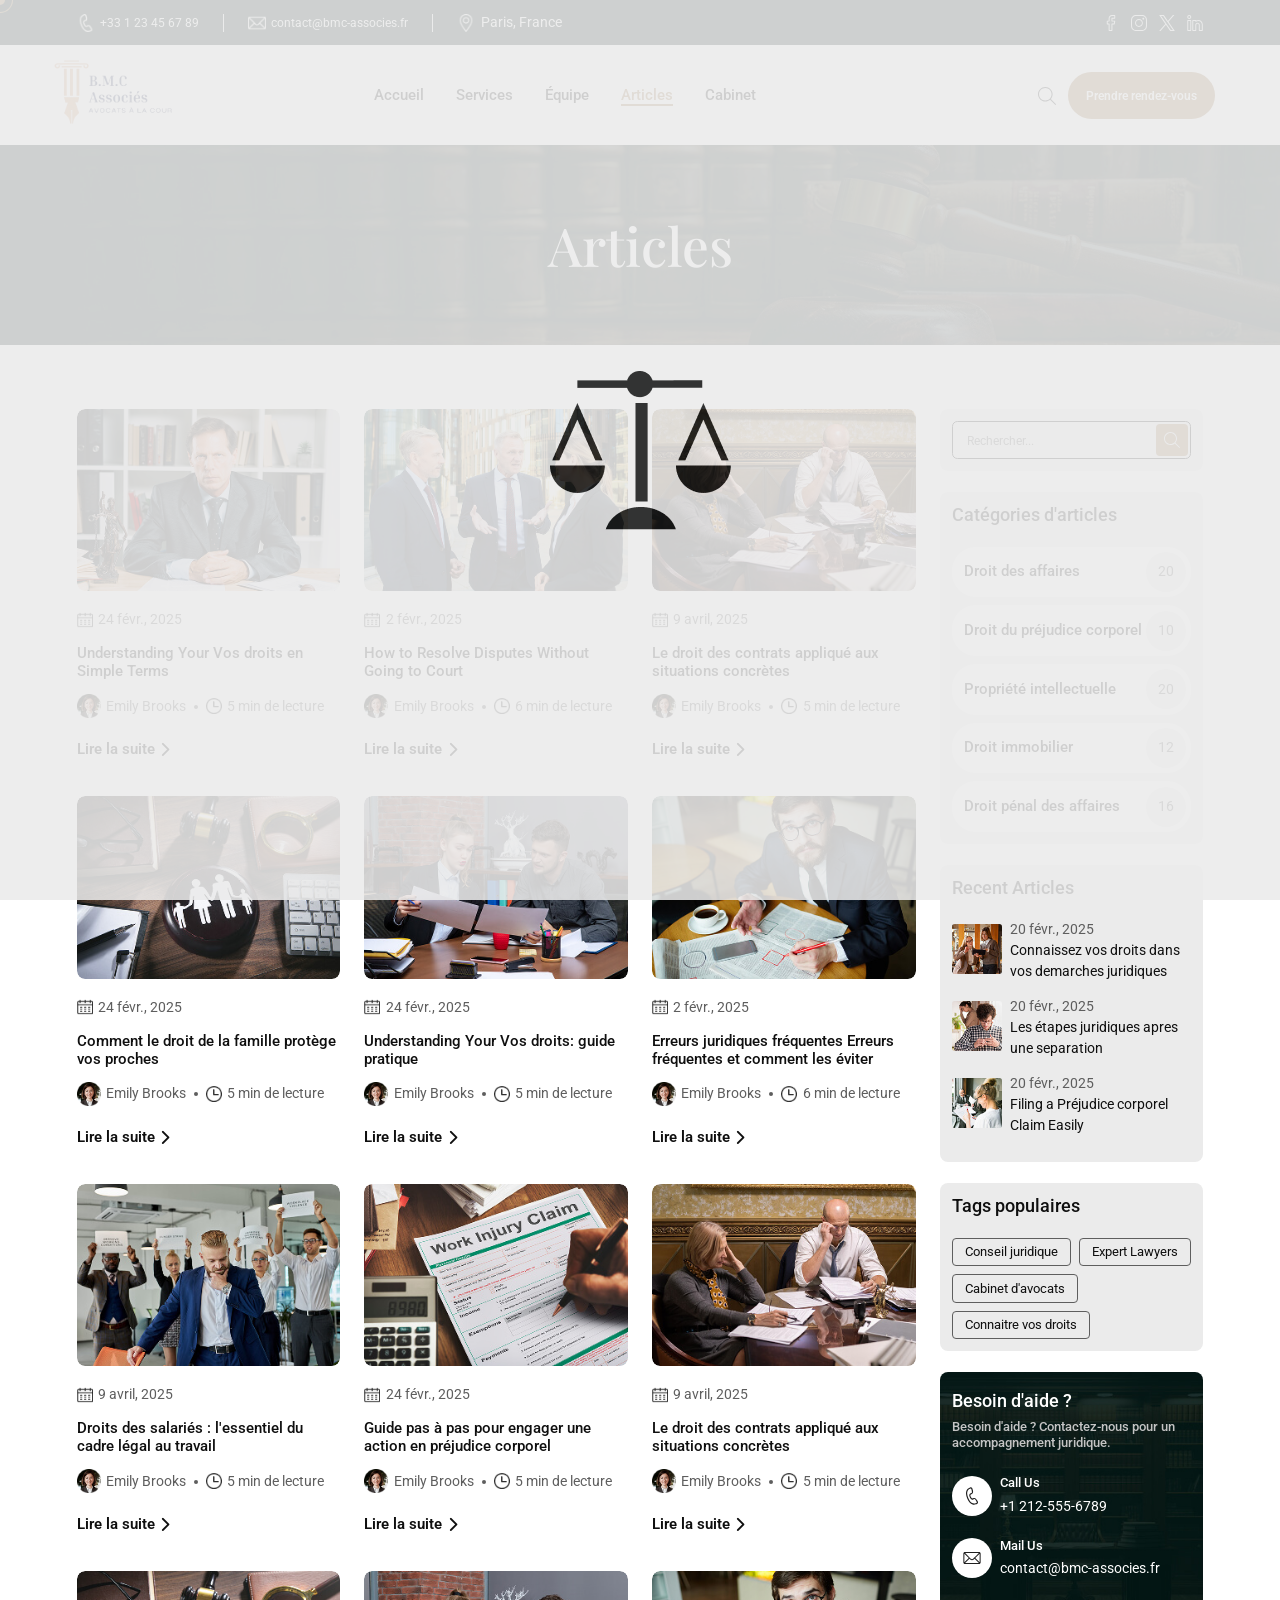
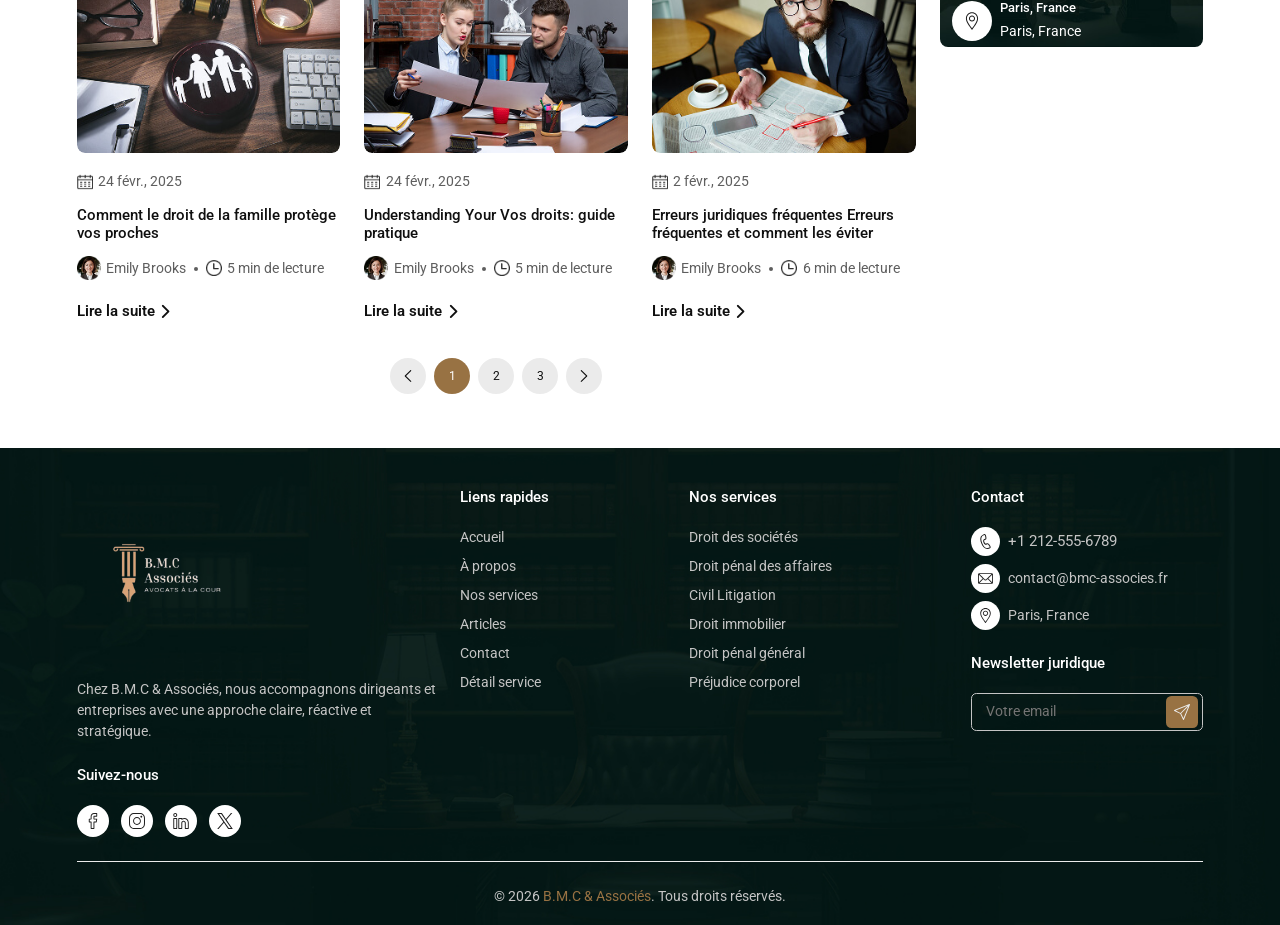
<file: blog-grid-sidebar.html>
﻿<!DOCTYPE html>
<html lang="fr">

<head>
    <meta charset="UTF-8">
    <meta http-equiv="X-UA-Compatible" content="IE=edge">
    <meta name="viewport" content="width=device-width, initial-scale=1, shrink-to-fit=no">
    <meta name="description" content="Analyses juridiques et actualites du cabinet BMC Avocats.">
    <meta name="robots" content="index,follow">
    <meta property="og:locale" content="fr_FR">
    <meta property="og:type" content="website">
    
    <meta property="og:title" content="Articles | BMC Avocats">
    <meta property="og:description" content="Analyses juridiques et actualites du cabinet BMC Avocats.">

    <title>Articles | BMC Avocats</title>
    <link rel="canonical" href="https://www.bmc-avocats.fr/blog-grid-sidebar.html">

    <!-- Favicon -->
    <link rel="shortcut icon" type="image/x-icon" href="assets/media/favicon.png">

    <!-- All CSS files -->
    <link rel="stylesheet" href="assets/css/vendor/font-awesome.css">
    <link rel="stylesheet" href="assets/css/vendor/slick-theme.css">
    <link rel="stylesheet" href="assets/css/vendor/slick-slider.css">
    <link rel="stylesheet" href="assets/css/vendor/bootstrap.min.css">
    <link rel="stylesheet" href="assets/css/app.css">

</head>

<body>

    <!-- Cursor Style -->
    <div id="cursor"></div>
    <div id="cursor-border"></div>
    <!-- Cursor Style -->

    <!-- Preloader START -->
    <div class="page-loader" id="preloader">
        <div class="preloader-container">
            <img src="assets/media/preloader/1.png" class="top-bar" alt="">
            <div class="preloader">
                <img src="assets/media/preloader/2.png" class="lefthandle" alt="">
                <img src="assets/media/preloader/3.png" alt="">
                <img src="assets/media/preloader/2.png" class="righthandle" alt="">
            </div>
        </div>
    </div>
    <!-- Preloader END -->


    <!-- Main Wrapper Start -->
    <div id="scroll-container" class="main-wrapper">

        <!-- Header Menu Start -->
        <div class="header-top">
            <div class="container-fluid">
                <div class="header-top-wrapper">
                    <div class="left-contact-block">
                        <div class="info-block">
                            <img src="assets/media/vector/call-vector.png" alt="">
                            <a href="tel:+33123456789" class="hover-content">+33 1 23 45 67 89</a>
                        </div>
                        <div class="info-block">
                            <img src="assets/media/vector/mail-vector.png" alt="">
                            <a href="mailto:contact@bmc-associes.fr" class="hover-content">contact@bmc-associes.fr</a>
                        </div>
                        <div class="info-block">
                            <img src="assets/media/vector/location-vector.png" alt="">
                            <p class="white">Paris, France</p>
                        </div>
                    </div>
                    <div class="right-links-block">
                        <a href="" class="link">
                            <svg xmlns="http://www.w3.org/2000/svg" width="20" height="20" viewBox="0 0 20 20"
                                fill="none">
                                <path
                                    d="M14.6875 4.6875C15.0109 4.6875 15.2734 4.425 15.2734 4.10156V0.585938C15.2734 0.2625 15.0109 0 14.6875 0H11.1719C8.91016 0 7.07031 1.83984 7.07031 4.10156V7.03125H5.3125C4.98906 7.03125 4.72656 7.29375 4.72656 7.61719V11.1328C4.72656 11.4563 4.98906 11.7188 5.3125 11.7188H7.07031V19.4141C7.07031 19.7375 7.33281 20 7.65625 20H11.1719C11.4953 20 11.7578 19.7375 11.7578 19.4141V11.7188H14.1016C14.3879 11.7188 14.6324 11.5117 14.6797 11.2293L15.2656 7.71367C15.2938 7.54375 15.2461 7.36992 15.1348 7.23828C15.0234 7.10703 14.8598 7.03125 14.6875 7.03125H11.7578V4.6875H14.6875ZM11.1719 8.20312H13.9957L13.6051 10.5469H11.1719C10.8484 10.5469 10.5859 10.8094 10.5859 11.1328V18.8281H8.24219V11.1328C8.24219 10.8094 7.97969 10.5469 7.65625 10.5469H5.89844V8.20312H7.65625C7.97969 8.20312 8.24219 7.94063 8.24219 7.61719V4.10156C8.24219 2.48633 9.55664 1.17188 11.1719 1.17188H14.1016V3.51562H11.1719C10.8484 3.51562 10.5859 3.77813 10.5859 4.10156V7.61719C10.5859 7.94063 10.8484 8.20312 11.1719 8.20312Z"
                                    fill="#EBEBEB" />
                            </svg>
                        </a>
                        <a href="" class="link">
                            <svg xmlns="http://www.w3.org/2000/svg" width="20" height="20" viewBox="0 0 20 20"
                                fill="none">
                                <g clip-path="url(#clip0_17753_3781)">
                                    <path
                                        d="M10.1968 20C10.1306 20 10.0644 20 9.99771 19.9997C8.43002 20.0035 6.9815 19.9637 5.57281 19.878C4.28131 19.7994 3.10242 19.3531 2.16339 18.5874C1.25732 17.8485 0.63858 16.8495 0.324402 15.6185C0.0509644 14.5467 0.0364685 13.4946 0.022583 12.477C0.0125122 11.7469 0.00213623 10.8817 0 10.0019C0.00213623 9.11838 0.0125122 8.25321 0.022583 7.52307C0.0364685 6.50562 0.0509644 5.45352 0.324402 4.38159C0.63858 3.15052 1.25732 2.15152 2.16339 1.41269C3.10242 0.647006 4.28131 0.200687 5.57297 0.122104C6.98166 0.036502 8.43048 -0.00347599 10.0015 0.000338713C11.5697 -0.00301822 13.0177 0.036502 14.4264 0.122104C15.7179 0.200687 16.8968 0.647006 17.8358 1.41269C18.7421 2.15152 19.3607 3.15052 19.6748 4.38159C19.9483 5.45337 19.9628 6.50562 19.9767 7.52307C19.9867 8.25321 19.9972 9.11838 19.9992 9.9982V10.0019C19.9972 10.8817 19.9867 11.7469 19.9767 12.477C19.9628 13.4944 19.9484 14.5465 19.6748 15.6185C19.3607 16.8495 18.7421 17.8485 17.8358 18.5874C16.8968 19.3531 15.7179 19.7994 14.4264 19.878C13.0774 19.9601 11.6916 20 10.1968 20ZM9.99771 18.761C11.5399 18.7647 12.9559 18.7256 14.3315 18.642C15.3081 18.5826 16.46 17.9421 17.1537 17.3764C17.7948 16.8535 18.2364 16.1321 18.4661 15.2321C18.6937 14.3399 18.7069 13.382 18.7195 12.4556C18.7294 11.7304 18.7398 10.8713 18.7419 10C18.7398 9.1286 18.7294 8.26969 18.7195 7.54444C18.7069 6.61807 18.6937 5.66013 18.4661 4.76779C18.2364 3.86783 17.7948 3.1464 17.1537 2.62348C16.46 2.05799 15.3081 1.43619 14.3315 1.37683C12.9559 1.29306 11.5399 1.25445 10.0014 1.25781C8.45947 1.25415 7.0433 1.29764 5.66772 1.38141C4.69116 1.44077 3.64605 1.85959 2.95239 2.42508C2.31121 2.948 1.75088 3.86783 1.52123 4.76779C1.29357 5.66013 1.28045 6.61792 1.26779 7.54444C1.25787 8.2703 1.24749 9.12982 1.24535 10.0019C1.24749 10.8701 1.25787 11.7298 1.26779 12.4556C1.28045 13.382 1.29357 14.3399 1.52123 15.2321C1.75088 16.1321 2.19247 16.8535 2.83364 17.3764C3.52731 17.9419 4.69116 18.5826 5.66772 18.642C7.0433 18.7258 8.45978 18.7648 9.99771 18.761ZM9.96048 14.8828C7.26822 14.8828 5.07767 12.6924 5.07767 10C5.07767 7.30762 7.26822 5.11722 9.96048 5.11722C12.6529 5.11722 14.8433 7.30762 14.8433 10C14.8433 12.6924 12.6529 14.8828 9.96048 14.8828ZM10.0014 6.25416C7.80598 6.25416 6.26095 7.7992 6.26095 9.9982C6.26095 11.829 7.6453 13.7609 9.97978 13.7609C11.8107 13.7609 13.7142 12.0264 13.7142 9.9982C13.7142 8.16745 12.3175 6.25416 10.0014 6.25416ZM15.3902 3.55472C14.743 3.55472 14.2183 4.07932 14.2183 4.7266C14.2183 5.37387 14.743 5.89847 15.3902 5.89847C16.0374 5.89847 16.562 5.37387 16.562 4.7266C16.562 4.07932 16.0374 3.55472 15.3902 3.55472Z"
                                        fill="#EBEBEB" />
                                </g>
                                <defs>
                                    <clipPath>
                                        <rect width="20" height="20" fill="white" />
                                    </clipPath>
                                </defs>
                            </svg>
                        </a>
                        <a href="" class="link">
                            <svg xmlns="http://www.w3.org/2000/svg" width="20" height="20" viewBox="0 0 20 20"
                                fill="none">
                                <g clip-path="url(#clip0_17753_3783)">
                                    <path
                                        d="M11.8683 8.46864L19.1537 0H17.4273L11.1014 7.3532L6.04897 0H0.221558L7.86186 11.1193L0.221558 20H1.94805L8.62833 12.2348L13.9641 20H19.7915L11.8679 8.46864H11.8683ZM9.50367 11.2173L8.72954 10.1101L2.57013 1.29967H5.22192L10.1926 8.40994L10.9668 9.51718L17.4281 18.7594H14.7763L9.50367 11.2177V11.2173Z"
                                        fill="#EBEBEB" />
                                </g>
                                <defs>
                                    <clipPath>
                                        <rect width="20" height="20" fill="white" />
                                    </clipPath>
                                </defs>
                            </svg>
                        </a>
                        <a href="" class="link">
                            <svg xmlns="http://www.w3.org/2000/svg" width="20" height="20" viewBox="0 0 20 20"
                                fill="none">
                                <g clip-path="url(#clip0_17753_3785)">
                                    <path
                                        d="M4.70306 6.27594H0.9375C0.613861 6.27594 0.351562 6.53839 0.351562 6.86188V19.4141C0.351562 19.7377 0.613861 20 0.9375 20H4.70306C5.0267 20 5.289 19.7377 5.289 19.4141V6.86188C5.289 6.53839 5.0267 6.27594 4.70306 6.27594ZM4.11713 18.8281H1.52344V7.44781H4.11713V18.8281Z"
                                        fill="#EBEBEB" />
                                    <path
                                        d="M2.82043 0C1.45905 0 0.351562 1.10748 0.351562 2.46857C0.351562 3.82996 1.45905 4.93729 2.82043 4.93729C4.18167 4.93729 5.289 3.8298 5.289 2.46857C5.289 1.10748 4.18167 0 2.82043 0ZM2.82043 3.76541C2.10526 3.76541 1.52344 3.18375 1.52344 2.46857C1.52344 1.75354 2.10526 1.17188 2.82043 1.17188C3.53546 1.17188 4.11713 1.75354 4.11713 2.46857C4.11713 3.18375 3.53546 3.76541 2.82043 3.76541Z"
                                        fill="#EBEBEB" />
                                    <path
                                        d="M14.1176 6.19308C13.2269 6.19308 12.3491 6.40778 11.563 6.80939C11.5363 6.51047 11.2852 6.27594 10.9793 6.27594H7.21344C6.88995 6.27594 6.6275 6.53839 6.6275 6.86188V19.4141C6.6275 19.7377 6.88995 20 7.21344 20H10.9793C11.3029 20 11.5652 19.7377 11.5652 19.4141V12.5104C11.5652 11.6223 12.2879 10.8998 13.176 10.8998C14.064 10.8998 14.7864 11.6223 14.7864 12.5104V19.4141C14.7864 19.7377 15.0488 20 15.3723 20H19.138C19.4617 20 19.724 19.7377 19.724 19.4141V11.7995C19.724 8.70804 17.209 6.19308 14.1176 6.19308ZM18.5521 18.8281H15.9584V12.5104C15.9584 10.9761 14.7102 9.72794 13.1761 9.72794C11.6417 9.72794 10.3934 10.9761 10.3934 12.5104V18.8281H7.79953V7.44781H10.3934V7.88071C10.3934 8.10608 10.5226 8.31146 10.7259 8.40897C10.929 8.50647 11.17 8.4787 11.346 8.33786C12.1394 7.70142 13.098 7.36496 14.1176 7.36496C16.5628 7.36496 18.5521 9.35425 18.5521 11.7995V18.8281Z"
                                        fill="#EBEBEB" />
                                </g>
                                <defs>
                                    <clipPath>
                                        <rect width="20" height="20" fill="white" />
                                    </clipPath>
                                </defs>
                            </svg>
                        </a>
                    </div>
                </div>
            </div>
        </div>
        <header class="main-menu">
            <div class="header-section">
                <div class="container-fluid">
                    <div class="header-center">
                        <div class="row align-items-center justify-content-between gap-24">
                            <div class="col-xl-2 col-lg-3 col-5">
                                <a href="index.html" class="header-logo bmc-logo-inline"><img src="assets/media/logo-1-nobg.png" alt="BMC Avocats"></a>
                            </div>
                            <div class="col-lg-5 col-1 d-md-flex d-none">
                                <nav class="navigation">
                                    <div class="menu-button-right">
                                        <div class="main-menu__nav">
                                            <ul class="main-menu__list">
                                                <li>
                                                    <a href="index.html">Accueil</a>
                                                </li>
                                                <li class="dropdown">
                                                    <a href="javascript:void(0);">Services</a>
                                                    <ul class="sub-menu">
                                                        <li><a href="services.html">Services</a></li>
                                                        <li><a href="service-detail.html">Détail service</a></li>
                                                    </ul>
                                                </li>
                                                <li class="dropdown">
                                                    <a href="javascript:void(0);">Équipe</a>
                                                    <ul class="sub-menu">
                                                        <li><a href="team.html">Équipe</a></li>
                                                        <li><a href="team-detail.html">Profil avocat</a></li>
                                                    </ul>
                                                </li>
                                                <li class="dropdown">
                                                    <a href="javascript:void(0);" class="active">Articles</a>
                                                    <ul>
                                                        <li><a href="blog-grid.html">Articles</a></li>
                                                        <li><a href="blog-grid-sidebar.html">Articles</a></li>
                                                        <li><a href="blog-detail.html">Article</a></li>
                                                    </ul>
                                                </li>
                                                <li class="dropdown">
                                                    <a href="javascript:void(0);">Cabinet</a>
                                                    <ul>
                                                        <li><a href="about.html">À propos</a></li>
                                                        <li><a href="case-study.html">Études de cas</a></li>
                                                        <li><a href="case-study-detail.html">Détail étude de cas</a></li>
                                                        <li><a href="appointment.html">Prendre rendez-vous</a></li>
                                                        <li><a href="contact.html">Contact</a></li>
                                                    </ul>
                                                </li>
                                            </ul>
                                        </div>
                                    </div>
                                </nav>
                            </div>
                            <div class="col-xl-4 col-lg-3 col-5 p-0">
                                <div class="header-buttons">
                                    <div class="right-nav d-sm-flex d-none">
                                        <form action="index.html">
                                            <div class="search-block">
                                                <input type="text" class="input-search form-control" name="search"
                                                    id="searchbar" placeholder="Rechercher...">
                                                <a href="javascript:;" class="button-block search-toggler">
                                                    <svg xmlns="http://www.w3.org/2000/svg" width="24" height="24"
                                                        viewBox="0 0 24 24" fill="none">
                                                        <path
                                                            d="M9.74062 0C15.1116 0 19.4812 4.36964 19.4812 9.74063C19.4812 12.1734 18.5847 14.4008 17.1047 16.1097L23.7941 22.7997C24.0687 23.0743 24.0686 23.5195 23.794 23.7941C23.5194 24.0687 23.0743 24.0686 22.7997 23.7941L16.1104 17.1041C14.4014 18.5845 12.1738 19.4813 9.74062 19.4813C4.36964 19.4813 0 15.1116 0 9.74063C0 4.36964 4.36964 0 9.74062 0ZM9.74062 18.075C14.3362 18.075 18.075 14.3362 18.075 9.74063C18.075 5.14505 14.3362 1.40625 9.74062 1.40625C5.14505 1.40625 1.40625 5.14505 1.40625 9.74063C1.40625 14.3362 5.14505 18.075 9.74062 18.075Z"
                                                            fill="#1E1F20" />
                                                    </svg>
                                                </a>
                                            </div>
                                        </form>
                                        <a href="appointment.html" class="header-cus-btn">
                                            <span class="text">Prendre rendez-vous</span>
                                        </a>
                                    </div>

                                    <a href="#" class="main-menu__toggler mobile-nav__toggler">
                                        <img src="assets/media/icons/menu-2.png" alt="">
                                    </a>
                                </div>
                            </div>
                        </div>
                    </div>
                </div>
            </div>
        </header>
        <!-- Header Menu End -->

        <div class="stricky-header stricked-menu">
            <div class="">
                <div class="sticky-header__content"></div>
            </div>
        </div>

        <!-- Main Sections -->
        <main class="main-wrapper">

            <!-- Title Banner Start -->
            <section class="title-banner mb-96">
                <div class="container-fluid">
                    <h1>Articles</h1>
                </div>
            </section>
            <!-- Title Banner End -->

            <!-- Blog Section Start -->
            <section class="blog-sec mb-80">
                <div class="container-fluid">
                    <div class="row row-gap-4">
                        <div class="col-lg-9">
                            <div class="row row-gap-4">
                                <div class="col-md-4">
                                    <div class="blog-card">
                                        <a href="blog-detail.html" class="card-img">
                                            <img src="assets/media/blogs/img-1.jpg" alt="">
                                        </a>
                                        <div class="card-content">
                                            <div class="d-flex align-items-center gap-8 mb-16">
                                                <img src="assets/media/vector/calender-vector.png" class="card-vectors"
                                                    alt="">
                                                <p>24 févr., 2025</p>
                                            </div>
                                            <a href="blog-detail.html"
                                                class="h6 fw-500 hover-content mb-16">Understanding Your
                                                Vos droits en
                                                Simple Terms</a>
                                            <div class="d-flex align-items-center gap-12 mb-24">
                                                <div class="d-flex align-items-center gap-8">
                                                    <img src="assets/media/user/card-user.png" class="card-user" alt="">
                                                    <p>Emily Brooks</p>
                                                </div>
                                                <div class="dot">
                                                    <svg xmlns="http://www.w3.org/2000/svg" width="4" height="4"
                                                        viewBox="0 0 4 4" fill="none">
                                                        <circle cx="2" cy="2" r="2" fill="#5E5E5E" />
                                                    </svg>
                                                </div>
                                                <div class="d-flex align-items-center gap-8">
                                                    <img src="assets/media/vector/clock-vector.png" class="card-vectors"
                                                        alt="">
                                                    <p>5 min de lecture</p>
                                                </div>
                                            </div>
                                            <a href="blog-detail.html" class="card-btn">
                                                <span>Lire la suite</span>
                                                <i class="fa-solid fa-chevron-right"></i>
                                            </a>
                                        </div>
                                    </div>
                                </div>
                                <div class="col-md-4">
                                    <div class="blog-card">
                                        <a href="blog-detail.html" class="card-img">
                                            <img src="assets/media/blogs/img-2.jpg" alt="">
                                        </a>
                                        <div class="card-content">
                                            <div class="d-flex align-items-center gap-8 mb-16">
                                                <img src="assets/media/vector/calender-vector.png" class="card-vectors"
                                                    alt="">
                                                <p>2 févr., 2025</p>
                                            </div>
                                            <a href="blog-detail.html" class="h6 fw-500 hover-content mb-16">How to
                                                Resolve
                                                Disputes Without Going
                                                to Court</a>
                                            <div class="d-flex align-items-center gap-12 mb-24">
                                                <div class="d-flex align-items-center gap-8">
                                                    <img src="assets/media/user/card-user.png" class="card-user" alt="">
                                                    <p>Emily Brooks</p>
                                                </div>
                                                <div class="dot">
                                                    <svg xmlns="http://www.w3.org/2000/svg" width="4" height="4"
                                                        viewBox="0 0 4 4" fill="none">
                                                        <circle cx="2" cy="2" r="2" fill="#5E5E5E" />
                                                    </svg>
                                                </div>
                                                <div class="d-flex align-items-center gap-8">
                                                    <img src="assets/media/vector/clock-vector.png" class="card-vectors"
                                                        alt="">
                                                    <p>6 min de lecture</p>
                                                </div>
                                            </div>
                                            <a href="blog-detail.html" class="card-btn">
                                                <span>Lire la suite</span>
                                                <i class="fa-solid fa-chevron-right"></i>
                                            </a>
                                        </div>
                                    </div>
                                </div>
                                <div class="col-md-4">
                                    <div class="blog-card">
                                        <a href="blog-detail.html" class="card-img">
                                            <img src="assets/media/blogs/img-3.jpg" alt="">
                                        </a>
                                        <div class="card-content">
                                            <div class="d-flex align-items-center gap-8 mb-16">
                                                <img src="assets/media/vector/calender-vector.png" class="card-vectors"
                                                    alt="">
                                                <p>9 avril, 2025</p>
                                            </div>
                                            <a href="blog-detail.html" class="h6 fw-500 hover-content mb-16">Le droit des contrats appliqué aux situations concrètes</a>
                                            <div class="d-flex align-items-center gap-12 mb-24">
                                                <div class="d-flex align-items-center gap-8">
                                                    <img src="assets/media/user/card-user.png" class="card-user" alt="">
                                                    <p>Emily Brooks</p>
                                                </div>
                                                <div class="dot">
                                                    <svg xmlns="http://www.w3.org/2000/svg" width="4" height="4"
                                                        viewBox="0 0 4 4" fill="none">
                                                        <circle cx="2" cy="2" r="2" fill="#5E5E5E" />
                                                    </svg>
                                                </div>
                                                <div class="d-flex align-items-center gap-8">
                                                    <img src="assets/media/vector/clock-vector.png" class="card-vectors"
                                                        alt="">
                                                    <p>5 min de lecture</p>
                                                </div>
                                            </div>
                                            <a href="blog-detail.html" class="card-btn">
                                                <span>Lire la suite</span>
                                                <i class="fa-solid fa-chevron-right"></i>
                                            </a>
                                        </div>
                                    </div>
                                </div>
                                <div class="col-md-4">
                                    <div class="blog-card">
                                        <a href="blog-detail.html" class="card-img">
                                            <img src="assets/media/blogs/img-4.jpg" alt="">
                                        </a>
                                        <div class="card-content">
                                            <div class="d-flex align-items-center gap-8 mb-16">
                                                <img src="assets/media/vector/calender-vector.png" class="card-vectors"
                                                    alt="">
                                                <p>24 févr., 2025</p>
                                            </div>
                                            <a href="blog-detail.html" class="h6 fw-500 hover-content mb-16">Comment le droit de la famille
                                                protège vos
                                                proches</a>
                                            <div class="d-flex align-items-center gap-12 mb-24">
                                                <div class="d-flex align-items-center gap-8">
                                                    <img src="assets/media/user/card-user.png" class="card-user" alt="">
                                                    <p>Emily Brooks</p>
                                                </div>
                                                <div class="dot">
                                                    <svg xmlns="http://www.w3.org/2000/svg" width="4" height="4"
                                                        viewBox="0 0 4 4" fill="none">
                                                        <circle cx="2" cy="2" r="2" fill="#5E5E5E" />
                                                    </svg>
                                                </div>
                                                <div class="d-flex align-items-center gap-8">
                                                    <img src="assets/media/vector/clock-vector.png" class="card-vectors"
                                                        alt="">
                                                    <p>5 min de lecture</p>
                                                </div>
                                            </div>
                                            <a href="blog-detail.html" class="card-btn">
                                                <span>Lire la suite</span>
                                                <i class="fa-solid fa-chevron-right"></i>
                                            </a>
                                        </div>
                                    </div>
                                </div>
                                <div class="col-md-4">
                                    <div class="blog-card">
                                        <a href="blog-detail.html" class="card-img">
                                            <img src="assets/media/blogs/img-5.jpg" alt="">
                                        </a>
                                        <div class="card-content">
                                            <div class="d-flex align-items-center gap-8 mb-16">
                                                <img src="assets/media/vector/calender-vector.png" class="card-vectors"
                                                    alt="">
                                                <p>24 févr., 2025</p>
                                            </div>
                                            <a href="blog-detail.html"
                                                class="h6 fw-500 hover-content mb-16">Understanding Your
                                                Vos droits: guide pratique</a>
                                            <div class="d-flex align-items-center gap-12 mb-24">
                                                <div class="d-flex align-items-center gap-8">
                                                    <img src="assets/media/user/card-user.png" class="card-user" alt="">
                                                    <p>Emily Brooks</p>
                                                </div>
                                                <div class="dot">
                                                    <svg xmlns="http://www.w3.org/2000/svg" width="4" height="4"
                                                        viewBox="0 0 4 4" fill="none">
                                                        <circle cx="2" cy="2" r="2" fill="#5E5E5E" />
                                                    </svg>
                                                </div>
                                                <div class="d-flex align-items-center gap-8">
                                                    <img src="assets/media/vector/clock-vector.png" class="card-vectors"
                                                        alt="">
                                                    <p>5 min de lecture</p>
                                                </div>
                                            </div>
                                            <a href="blog-detail.html" class="card-btn">
                                                <span>Lire la suite</span>
                                                <i class="fa-solid fa-chevron-right"></i>
                                            </a>
                                        </div>
                                    </div>
                                </div>
                                <div class="col-md-4">
                                    <div class="blog-card">
                                        <a href="blog-detail.html" class="card-img">
                                            <img src="assets/media/blogs/img-6.jpg" alt="">
                                        </a>
                                        <div class="card-content">
                                            <div class="d-flex align-items-center gap-8 mb-16">
                                                <img src="assets/media/vector/calender-vector.png" class="card-vectors"
                                                    alt="">
                                                <p>2 févr., 2025</p>
                                            </div>
                                            <a href="blog-detail.html" class="h6 fw-500 hover-content mb-16">Erreurs juridiques fréquentes
                                                Erreurs fréquentes et comment les éviter</a>
                                            <div class="d-flex align-items-center gap-12 mb-24">
                                                <div class="d-flex align-items-center gap-8">
                                                    <img src="assets/media/user/card-user.png" class="card-user" alt="">
                                                    <p>Emily Brooks</p>
                                                </div>
                                                <div class="dot">
                                                    <svg xmlns="http://www.w3.org/2000/svg" width="4" height="4"
                                                        viewBox="0 0 4 4" fill="none">
                                                        <circle cx="2" cy="2" r="2" fill="#5E5E5E" />
                                                    </svg>
                                                </div>
                                                <div class="d-flex align-items-center gap-8">
                                                    <img src="assets/media/vector/clock-vector.png" class="card-vectors"
                                                        alt="">
                                                    <p>6 min de lecture</p>
                                                </div>
                                            </div>
                                            <a href="blog-detail.html" class="card-btn">
                                                <span>Lire la suite</span>
                                                <i class="fa-solid fa-chevron-right"></i>
                                            </a>
                                        </div>
                                    </div>
                                </div>
                                <div class="col-md-4">
                                    <div class="blog-card">
                                        <a href="blog-detail.html" class="card-img">
                                            <img src="assets/media/blogs/img-7.jpg" alt="">
                                        </a>
                                        <div class="card-content">
                                            <div class="d-flex align-items-center gap-8 mb-16">
                                                <img src="assets/media/vector/calender-vector.png" class="card-vectors"
                                                    alt="">
                                                <p>9 avril, 2025</p>
                                            </div>
                                            <a href="blog-detail.html" class="h6 fw-500 hover-content mb-16">Droits des salariés : l'essentiel du cadre légal au travail</a>
                                            <div class="d-flex align-items-center gap-12 mb-24">
                                                <div class="d-flex align-items-center gap-8">
                                                    <img src="assets/media/user/card-user.png" class="card-user" alt="">
                                                    <p>Emily Brooks</p>
                                                </div>
                                                <div class="dot">
                                                    <svg xmlns="http://www.w3.org/2000/svg" width="4" height="4"
                                                        viewBox="0 0 4 4" fill="none">
                                                        <circle cx="2" cy="2" r="2" fill="#5E5E5E" />
                                                    </svg>
                                                </div>
                                                <div class="d-flex align-items-center gap-8">
                                                    <img src="assets/media/vector/clock-vector.png" class="card-vectors"
                                                        alt="">
                                                    <p>5 min de lecture</p>
                                                </div>
                                            </div>
                                            <a href="blog-detail.html" class="card-btn">
                                                <span>Lire la suite</span>
                                                <i class="fa-solid fa-chevron-right"></i>
                                            </a>
                                        </div>
                                    </div>
                                </div>
                                <div class="col-md-4">
                                    <div class="blog-card">
                                        <a href="blog-detail.html" class="card-img">
                                            <img src="assets/media/blogs/img-8.jpg" alt="">
                                        </a>
                                        <div class="card-content">
                                            <div class="d-flex align-items-center gap-8 mb-16">
                                                <img src="assets/media/vector/calender-vector.png" class="card-vectors"
                                                    alt="">
                                                <p>24 févr., 2025</p>
                                            </div>
                                            <a href="blog-detail.html"
                                                class="h6 fw-500 hover-content mb-16">Guide pas à pas pour engager une action en préjudice corporel</a>
                                            <div class="d-flex align-items-center gap-12 mb-24">
                                                <div class="d-flex align-items-center gap-8">
                                                    <img src="assets/media/user/card-user.png" class="card-user" alt="">
                                                    <p>Emily Brooks</p>
                                                </div>
                                                <div class="dot">
                                                    <svg xmlns="http://www.w3.org/2000/svg" width="4" height="4"
                                                        viewBox="0 0 4 4" fill="none">
                                                        <circle cx="2" cy="2" r="2" fill="#5E5E5E" />
                                                    </svg>
                                                </div>
                                                <div class="d-flex align-items-center gap-8">
                                                    <img src="assets/media/vector/clock-vector.png" class="card-vectors"
                                                        alt="">
                                                    <p>5 min de lecture</p>
                                                </div>
                                            </div>
                                            <a href="blog-detail.html" class="card-btn">
                                                <span>Lire la suite</span>
                                                <i class="fa-solid fa-chevron-right"></i>
                                            </a>
                                        </div>
                                    </div>
                                </div>
                                <div class="col-md-4">
                                    <div class="blog-card">
                                        <a href="blog-detail.html" class="card-img">
                                            <img src="assets/media/blogs/img-3.jpg" alt="">
                                        </a>
                                        <div class="card-content">
                                            <div class="d-flex align-items-center gap-8 mb-16">
                                                <img src="assets/media/vector/calender-vector.png" class="card-vectors"
                                                    alt="">
                                                <p>9 avril, 2025</p>
                                            </div>
                                            <a href="blog-detail.html" class="h6 fw-500 hover-content mb-16">Le droit des contrats appliqué aux situations concrètes</a>
                                            <div class="d-flex align-items-center gap-12 mb-24">
                                                <div class="d-flex align-items-center gap-8">
                                                    <img src="assets/media/user/card-user.png" class="card-user" alt="">
                                                    <p>Emily Brooks</p>
                                                </div>
                                                <div class="dot">
                                                    <svg xmlns="http://www.w3.org/2000/svg" width="4" height="4"
                                                        viewBox="0 0 4 4" fill="none">
                                                        <circle cx="2" cy="2" r="2" fill="#5E5E5E" />
                                                    </svg>
                                                </div>
                                                <div class="d-flex align-items-center gap-8">
                                                    <img src="assets/media/vector/clock-vector.png" class="card-vectors"
                                                        alt="">
                                                    <p>5 min de lecture</p>
                                                </div>
                                            </div>
                                            <a href="blog-detail.html" class="card-btn">
                                                <span>Lire la suite</span>
                                                <i class="fa-solid fa-chevron-right"></i>
                                            </a>
                                        </div>
                                    </div>
                                </div>
                                <div class="col-md-4">
                                    <div class="blog-card">
                                        <a href="blog-detail.html" class="card-img">
                                            <img src="assets/media/blogs/img-4.jpg" alt="">
                                        </a>
                                        <div class="card-content">
                                            <div class="d-flex align-items-center gap-8 mb-16">
                                                <img src="assets/media/vector/calender-vector.png" class="card-vectors"
                                                    alt="">
                                                <p>24 févr., 2025</p>
                                            </div>
                                            <a href="blog-detail.html" class="h6 fw-500 hover-content mb-16">Comment le droit de la famille
                                                protège vos
                                                proches</a>
                                            <div class="d-flex align-items-center gap-12 mb-24">
                                                <div class="d-flex align-items-center gap-8">
                                                    <img src="assets/media/user/card-user.png" class="card-user" alt="">
                                                    <p>Emily Brooks</p>
                                                </div>
                                                <div class="dot">
                                                    <svg xmlns="http://www.w3.org/2000/svg" width="4" height="4"
                                                        viewBox="0 0 4 4" fill="none">
                                                        <circle cx="2" cy="2" r="2" fill="#5E5E5E" />
                                                    </svg>
                                                </div>
                                                <div class="d-flex align-items-center gap-8">
                                                    <img src="assets/media/vector/clock-vector.png" class="card-vectors"
                                                        alt="">
                                                    <p>5 min de lecture</p>
                                                </div>
                                            </div>
                                            <a href="blog-detail.html" class="card-btn">
                                                <span>Lire la suite</span>
                                                <i class="fa-solid fa-chevron-right"></i>
                                            </a>
                                        </div>
                                    </div>
                                </div>
                                <div class="col-md-4">
                                    <div class="blog-card">
                                        <a href="blog-detail.html" class="card-img">
                                            <img src="assets/media/blogs/img-5.jpg" alt="">
                                        </a>
                                        <div class="card-content">
                                            <div class="d-flex align-items-center gap-8 mb-16">
                                                <img src="assets/media/vector/calender-vector.png" class="card-vectors"
                                                    alt="">
                                                <p>24 févr., 2025</p>
                                            </div>
                                            <a href="blog-detail.html"
                                                class="h6 fw-500 hover-content mb-16">Understanding Your
                                                Vos droits: guide pratique</a>
                                            <div class="d-flex align-items-center gap-12 mb-24">
                                                <div class="d-flex align-items-center gap-8">
                                                    <img src="assets/media/user/card-user.png" class="card-user" alt="">
                                                    <p>Emily Brooks</p>
                                                </div>
                                                <div class="dot">
                                                    <svg xmlns="http://www.w3.org/2000/svg" width="4" height="4"
                                                        viewBox="0 0 4 4" fill="none">
                                                        <circle cx="2" cy="2" r="2" fill="#5E5E5E" />
                                                    </svg>
                                                </div>
                                                <div class="d-flex align-items-center gap-8">
                                                    <img src="assets/media/vector/clock-vector.png" class="card-vectors"
                                                        alt="">
                                                    <p>5 min de lecture</p>
                                                </div>
                                            </div>
                                            <a href="blog-detail.html" class="card-btn">
                                                <span>Lire la suite</span>
                                                <i class="fa-solid fa-chevron-right"></i>
                                            </a>
                                        </div>
                                    </div>
                                </div>
                                <div class="col-md-4">
                                    <div class="blog-card">
                                        <a href="blog-detail.html" class="card-img">
                                            <img src="assets/media/blogs/img-6.jpg" alt="">
                                        </a>
                                        <div class="card-content">
                                            <div class="d-flex align-items-center gap-8 mb-16">
                                                <img src="assets/media/vector/calender-vector.png" class="card-vectors"
                                                    alt="">
                                                <p>2 févr., 2025</p>
                                            </div>
                                            <a href="blog-detail.html" class="h6 fw-500 hover-content mb-16">Erreurs juridiques fréquentes
                                                Erreurs fréquentes et comment les éviter</a>
                                            <div class="d-flex align-items-center gap-12 mb-24">
                                                <div class="d-flex align-items-center gap-8">
                                                    <img src="assets/media/user/card-user.png" class="card-user" alt="">
                                                    <p>Emily Brooks</p>
                                                </div>
                                                <div class="dot">
                                                    <svg xmlns="http://www.w3.org/2000/svg" width="4" height="4"
                                                        viewBox="0 0 4 4" fill="none">
                                                        <circle cx="2" cy="2" r="2" fill="#5E5E5E" />
                                                    </svg>
                                                </div>
                                                <div class="d-flex align-items-center gap-8">
                                                    <img src="assets/media/vector/clock-vector.png" class="card-vectors"
                                                        alt="">
                                                    <p>6 min de lecture</p>
                                                </div>
                                            </div>
                                            <a href="blog-detail.html" class="card-btn">
                                                <span>Lire la suite</span>
                                                <i class="fa-solid fa-chevron-right"></i>
                                            </a>
                                        </div>
                                    </div>
                                </div>
                            </div>
                            <div class="pagination mt-32">
                                <ul id="border-pagination" class="mb-0">
                                    <li>
                                        <a href="">
                                            <svg xmlns="http://www.w3.org/2000/svg" width="20" height="20"
                                                viewBox="0 0 20 20" fill="none">
                                                <path
                                                    d="M15.1897 19.7337C15.5447 19.3788 15.5448 18.8031 15.1897 18.4481L6.7416 10.0002L15.1897 1.55191C15.5447 1.19694 15.5448 0.621303 15.1897 0.266273C14.8346 -0.0887576 14.2591 -0.0887576 13.904 0.266273L4.81312 9.35742C4.64263 9.52791 4.54688 9.75912 4.54688 10.0002C4.54688 10.2413 4.64269 10.4726 4.81318 10.643L13.9041 19.7337C14.2591 20.0888 14.8347 20.0888 15.1897 19.7337Z"
                                                    fill="white" />
                                            </svg>
                                        </a>
                                    </li>
                                    <li><a href="" class="active">1</a></li>
                                    <li><a href="">2</a></li>
                                    <li><a href="">3</a></li>
                                    <li>
                                        <a href="" class="">
                                            <svg xmlns="http://www.w3.org/2000/svg" width="12" height="20"
                                                viewBox="0 0 12 20" fill="none">
                                                <path
                                                    d="M0.813117 0.266265C0.458148 0.621235 0.458087 1.19687 0.813178 1.5519L9.26124 9.99978L0.813117 18.4481C0.458148 18.8031 0.458087 19.3787 0.813178 19.7337C1.16821 20.0888 1.74378 20.0888 2.09881 19.7337L11.1897 10.6426C11.3602 10.4721 11.456 10.2409 11.456 9.99978C11.456 9.75869 11.3601 9.52742 11.1897 9.35699L2.09875 0.266326C1.74378 -0.088765 1.16815 -0.0887653 0.813117 0.266265Z"
                                                    fill="white" />
                                            </svg>
                                        </a>
                                    </li>
                                </ul>
                            </div>
                        </div>
                        <div class="col-lg-3">
                            <div class="siderbar">
                                <div class="sidebar-block mb-24">
                                    <form class="search-form">
                                        <input type="text" name="search" id="searchBar1" placeholder="Rechercher...">
                                        <button type="submit" class="news-button">
                                            <svg xmlns="http://www.w3.org/2000/svg" width="20" height="20"
                                                viewBox="0 0 20 20" fill="none">
                                                <g clip-path="url(#clip0_17696_3861)">
                                                    <path
                                                        d="M8.11719 0C12.593 0 16.2344 3.64137 16.2344 8.11719C16.2344 10.1445 15.4873 12.0007 14.2539 13.4247L19.8284 18.9998C20.0572 19.2286 20.0572 19.5996 19.8284 19.8284C19.5995 20.0573 19.2286 20.0572 18.9997 19.8284L13.4254 14.2534C12.0012 15.4871 10.1448 16.2344 8.11719 16.2344C3.64137 16.2344 0 12.593 0 8.11719C0 3.64137 3.64137 0 8.11719 0ZM8.11719 15.0625C11.9469 15.0625 15.0625 11.9468 15.0625 8.11719C15.0625 4.28754 11.9468 1.17187 8.11719 1.17187C4.28754 1.17187 1.17188 4.28754 1.17188 8.11719C1.17188 11.9468 4.28754 15.0625 8.11719 15.0625Z"
                                                        fill="#EBEBEB" />
                                                </g>
                                                <defs>
                                                    <clipPath>
                                                        <rect width="20" height="20" fill="white" />
                                                    </clipPath>
                                                </defs>
                                            </svg>
                                        </button>
                                    </form>
                                </div>
                                <div class="sidebar-block mb-24">
                                    <h5 class="fw-500 black mb-24">Catégories d'articles</h5>
                                    <a href="" class="category-block mb-12">
                                        <span class="blog-text">Droit des affaires</span>
                                        <span class="icon">20</span>
                                    </a>
                                    <a href="" class="category-block mb-12">
                                        <span class="blog-text">Droit du préjudice corporel</span>
                                        <span class="icon">10</span>
                                    </a>
                                    <a href="" class="category-block mb-12">
                                        <span class="blog-text">Propriété intellectuelle</span>
                                        <span class="icon">20</span>
                                    </a>
                                    <a href="" class="category-block mb-12">
                                        <span class="blog-text">Droit immobilier</span>
                                        <span class="icon">12</span>
                                    </a>
                                    <a href="" class="category-block">
                                        <span class="blog-text">Droit pénal des affaires</span>
                                        <span class="icon">16</span>
                                    </a>
                                </div>
                                <div class="sidebar-block mb-24">
                                    <h5 class="fw-500 black mb-24">Recent Articles</h5>
                                    <a href="" class="recent-article mb-16">
                                        <img src="assets/media/blogs/article-img-1.jpg" class="article-img mb-4p"
                                            alt="">
                                        <div>
                                            <p>20 févr., 2025</p>
                                            <p class="hover-content black">Connaissez vos droits dans vos demarches juridiques</p>
                                        </div>
                                    </a>
                                    <a href="" class="recent-article mb-16">
                                        <img src="assets/media/blogs/article-img-2.jpg" class="article-img mb-4p"
                                            alt="">
                                        <div>
                                            <p>20 févr., 2025</p>
                                            <p class="hover-content black">Les étapes juridiques apres une separation</p>
                                        </div>
                                    </a>
                                    <a href="" class="recent-article mb-16">
                                        <img src="assets/media/blogs/article-img-3.jpg" class="article-img mb-4p"
                                            alt="">
                                        <div>
                                            <p>20 févr., 2025</p>
                                            <p class="hover-content black">Filing a Préjudice corporel Claim Easily</p>
                                        </div>
                                    </a>
                                </div>
                                <div class="sidebar-block mb-24">
                                    <h5 class="fw-500 black mb-24">Tags populaires</h5>
                                    <div class="tag-block">
                                        <a href="">Conseil juridique</a>
                                        <a href="">Expert Lawyers</a>
                                        <a href="">Cabinet d'avocats</a>
                                        <a href="">Connaitre vos droits</a>
                                    </div>
                                </div>
                                <div class="contact-block">
                                    <img src="assets/media/blogs/contect-blog.jpg" alt="">
                                    <div class="content">
                                        <h5 class="fw-500 white mb-12">Besoin d'aide ?</h5>
                                        <p class="subtitle medium-gray mb-32">Besoin d'aide ? Contactez-nous pour un accompagnement juridique.
                                        </p>
                                        <div class="call-block mb-24">
                                            <div class="icon">
                                                <svg xmlns="http://www.w3.org/2000/svg" width="24" height="25"
                                                    viewBox="0 0 24 25" fill="none">
                                                    <g clip-path="url(#clip0_17807_1878)">
                                                        <path
                                                            d="M19.4989 19.1365L18.9984 18.3007C18.0982 16.8165 16.8559 15.1131 15.2264 15.1131C14.9245 15.1131 14.6255 15.1738 14.3296 15.2968L13.4549 15.6719C13.3751 15.705 13.2974 15.7426 13.2153 15.7826C12.9914 15.8915 12.7376 16.0148 12.4765 16.0148C11.8325 16.0148 11.0862 15.1766 10.3756 13.6548C9.67816 12.1611 9.72265 11.3781 9.88274 10.9841C10.0594 10.5494 10.4702 10.3635 10.9115 10.1965C10.9729 10.1732 11.0283 10.1521 11.0822 10.1299L11.9679 9.75701C14.2752 8.79212 13.4168 5.42017 13.1354 4.31467L12.8967 3.36417C12.6927 2.5808 12.1517 0.5 10.3572 0.5C10.025 0.5 9.67058 0.577395 9.30417 0.730129C9.06376 0.825601 5.75535 2.17607 4.55676 4.54858C3.12424 7.37259 3.38912 11.1595 5.34326 15.8019C7.2828 20.45 9.79788 23.2931 12.8187 24.2519C13.3368 24.4165 13.9224 24.4999 14.5594 24.4999H14.5597C16.6444 24.4999 18.7022 23.6129 18.8692 23.5393C19.588 23.2348 20.0526 22.7721 20.25 22.1639C20.5847 21.1324 20.0233 20.0023 19.4989 19.1365ZM18.7055 21.6627C18.6596 21.804 18.5 21.9331 18.2316 22.0461C18.2271 22.048 18.2217 22.0503 18.2172 22.0524C18.1986 22.0606 16.3359 22.8764 14.5593 22.8763C14.0893 22.8763 13.6689 22.8185 13.31 22.7044C10.765 21.8966 8.58889 19.364 6.84062 15.1744C5.07936 10.9899 4.79793 7.66204 6.00529 5.28194C6.9428 3.4263 9.87787 2.24913 9.90666 2.23788C9.91251 2.23549 9.91824 2.23322 9.92398 2.23084C10.0911 2.1607 10.2409 2.12368 10.3572 2.12368C10.7149 2.12368 11.0405 2.67854 11.3235 3.76608L11.5611 4.71258C12.0737 6.72593 11.9957 7.98526 11.3394 8.25977L10.458 8.63105C10.4229 8.64555 10.3819 8.66082 10.3366 8.67803C9.84973 8.86237 8.83655 9.24577 8.37835 10.3728C7.96258 11.3955 8.13469 12.6938 8.90399 14.342C9.94011 16.5602 11.1086 17.6386 12.4763 17.6386C13.111 17.6386 13.6206 17.3909 13.9249 17.243C13.981 17.2158 14.0311 17.1907 14.085 17.1685L14.961 16.7928C15.0513 16.7552 15.1381 16.7369 15.2263 16.7369C15.6479 16.7369 16.4039 17.1544 17.6078 19.1389L18.108 19.9742C18.7244 20.992 18.7731 21.4542 18.7055 21.6627Z"
                                                            fill="#1F1F1F" />
                                                    </g>
                                                    <defs>
                                                        <clipPath>
                                                            <rect width="24" height="24" fill="white"
                                                                transform="translate(0 0.5)" />
                                                        </clipPath>
                                                    </defs>
                                                </svg>
                                            </div>
                                            <div>
                                                <p class="subtitle white mb-8">Call Us</p>
                                                <a href="tel:+33123456789" class="text-16 white hover-content">+1
                                                    212-555-6789</a>
                                            </div>
                                        </div>
                                        <div class="call-block mb-24">
                                            <div class="icon">
                                                <svg xmlns="http://www.w3.org/2000/svg" width="24" height="25"
                                                    viewBox="0 0 24 25" fill="none">
                                                    <g clip-path="url(#clip0_17807_1973)">
                                                        <path
                                                            d="M21.8906 4.0625H2.10938C0.943922 4.0625 0 5.01228 0 6.17188V18.8281C0 19.9946 0.950859 20.9375 2.10938 20.9375H21.8906C23.0463 20.9375 24 19.9986 24 18.8281V6.17188C24 5.01434 23.0598 4.0625 21.8906 4.0625ZM21.5952 5.46875C21.1642 5.89742 13.7476 13.275 13.4916 13.5297C13.0931 13.9281 12.5634 14.1475 12 14.1475C11.4366 14.1475 10.9069 13.9281 10.5071 13.5284C10.3349 13.3571 3.00014 6.06097 2.40478 5.46875H21.5952ZM1.40625 18.5419V6.45898L7.48303 12.5037L1.40625 18.5419ZM2.40567 19.5312L8.48006 13.4955L9.51408 14.5241C10.1781 15.1881 11.061 15.5538 12 15.5538C12.939 15.5538 13.8219 15.1881 14.4846 14.5254L15.5199 13.4955L21.5943 19.5312H2.40567ZM22.5938 18.5419L16.517 12.5037L22.5938 6.45898V18.5419Z"
                                                            fill="#1F1F1F" />
                                                    </g>
                                                    <defs>
                                                        <clipPath>
                                                            <rect width="24" height="24" fill="white"
                                                                transform="translate(0 0.5)" />
                                                        </clipPath>
                                                    </defs>
                                                </svg>
                                            </div>
                                            <div>
                                                <p class="subtitle white mb-8">Mail Us</p>
                                                <a href="mailto:contact@bmc-associes.fr"
                                                    class="text-16 white hover-content">contact@bmc-associes.fr</a>
                                            </div>
                                        </div>
                                        <div class="call-block mb-24">
                                            <div class="icon">
                                                <svg xmlns="http://www.w3.org/2000/svg" width="24" height="25"
                                                    viewBox="0 0 24 25" fill="none">
                                                    <g clip-path="url(#clip0_17807_1762)">
                                                        <path
                                                            d="M11.415 24.1869C11.5454 24.3825 11.7649 24.5 12 24.5C12.2351 24.5 12.4546 24.3825 12.585 24.1869C14.2491 21.6909 16.7 18.6084 18.408 15.4733C19.7736 12.9666 20.4375 10.8287 20.4375 8.9375C20.4375 4.28506 16.6524 0.5 12 0.5C7.34756 0.5 3.5625 4.28506 3.5625 8.9375C3.5625 10.8287 4.22639 12.9666 5.59205 15.4733C7.29872 18.606 9.75436 21.6961 11.415 24.1869ZM12 1.90625C15.877 1.90625 19.0312 5.06047 19.0312 8.9375C19.0312 10.5877 18.4234 12.5055 17.1731 14.8006C15.7009 17.5029 13.6 20.2441 12 22.5485C10.4002 20.2444 8.29922 17.503 6.82692 14.8006C5.57658 12.5055 4.96875 10.5877 4.96875 8.9375C4.96875 5.06047 8.12297 1.90625 12 1.90625Z"
                                                            fill="#1F1F1F" />
                                                        <path
                                                            d="M12 13.1562C14.3262 13.1562 16.2188 11.2637 16.2188 8.9375C16.2188 6.61128 14.3262 4.71875 12 4.71875C9.67378 4.71875 7.78125 6.61128 7.78125 8.9375C7.78125 11.2637 9.67378 13.1562 12 13.1562ZM12 6.125C13.5508 6.125 14.8125 7.38669 14.8125 8.9375C14.8125 10.4883 13.5508 11.75 12 11.75C10.4492 11.75 9.1875 10.4883 9.1875 8.9375C9.1875 7.38669 10.4492 6.125 12 6.125Z"
                                                            fill="#1F1F1F" />
                                                    </g>
                                                    <defs>
                                                        <clipPath>
                                                            <rect width="24" height="24" fill="white"
                                                                transform="translate(0 0.5)" />
                                                        </clipPath>
                                                    </defs>
                                                </svg>
                                            </div>
                                            <div>
                                                <p class="subtitle white mb-8">Paris, France</p>
                                                <p class="white">Paris, France</p>
                                            </div>
                                        </div>
                                    </div>
                                </div>
                            </div>
                        </div>
                    </div>
                </div>
            </section>
            <!-- Blog Section End -->

            <!-- FOOTER Start -->
            <footer>
                <div class="container-fluid">
                    <div class="row row-gap-5 mb-32">
                        <div class="col-lg-4">
                            <div>
                                <a href="" class="footer-logo mb-24"><img src="assets/media/logo-2-nobg.png"
                                        alt="footer-logo"></a>
                                <p class="mb-32 medium-gray">Chez B.M.C & Associés, nous accompagnons dirigeants et entreprises avec une approche claire, réactive et stratégique.
                                </p>
                                <h6 class="fw-500 mb-24 white">Suivez-nous</h6>
                                <ul class="unstyled social-link">
                                    <li>
                                        <a href="">
                                            <svg xmlns="http://www.w3.org/2000/svg" width="20" height="20"
                                                viewBox="0 0 20 20" fill="none">
                                                <path
                                                    d="M14.6875 4.6875C15.0109 4.6875 15.2734 4.425 15.2734 4.10156V0.585938C15.2734 0.2625 15.0109 0 14.6875 0H11.1718C8.91013 0 7.07028 1.83984 7.07028 4.10156V7.03125H5.31247C4.98903 7.03125 4.72653 7.29375 4.72653 7.61719V11.1328C4.72653 11.4562 4.98903 11.7188 5.31247 11.7188H7.07028V19.4141C7.07028 19.7375 7.33278 20 7.65622 20H11.1718C11.4953 20 11.7578 19.7375 11.7578 19.4141V11.7188H14.1015C14.3879 11.7188 14.6324 11.5117 14.6797 11.2293L15.2656 7.71367C15.2937 7.54375 15.2461 7.36992 15.1347 7.23828C15.0234 7.10703 14.8597 7.03125 14.6875 7.03125H11.7578V4.6875H14.6875ZM11.1718 8.20312H13.9957L13.605 10.5469H11.1718C10.8484 10.5469 10.5859 10.8094 10.5859 11.1328V18.8281H8.24216V11.1328C8.24216 10.8094 7.97966 10.5469 7.65622 10.5469H5.89841V8.20312H7.65622C7.97966 8.20312 8.24216 7.94062 8.24216 7.61719V4.10156C8.24216 2.48633 9.55661 1.17188 11.1718 1.17188H14.1015V3.51562H11.1718C10.8484 3.51562 10.5859 3.77813 10.5859 4.10156V7.61719C10.5859 7.94062 10.8484 8.20312 11.1718 8.20312Z"
                                                    fill="#EBEBEB" />
                                            </svg>
                                        </a>
                                    </li>
                                    <li><a href="">
                                            <svg xmlns="http://www.w3.org/2000/svg" width="20" height="20"
                                                viewBox="0 0 20 20" fill="none">
                                                <g clip-path="url(#clip0_17799_4114)">
                                                    <path
                                                        d="M10.1968 19.9999C10.1306 19.9999 10.0644 19.9999 9.99771 19.9996C8.43002 20.0035 6.9815 19.9636 5.57281 19.8779C4.28131 19.7993 3.10242 19.353 2.16339 18.5873C1.25732 17.8485 0.63858 16.8495 0.324402 15.6184C0.0509644 14.5466 0.0364685 13.4945 0.022583 12.4769C0.0125122 11.7468 0.00213623 10.8816 0 10.0018C0.00213623 9.11829 0.0125122 8.25312 0.022583 7.52298C0.0364685 6.50553 0.0509644 5.45343 0.324402 4.3815C0.63858 3.15043 1.25732 2.15143 2.16339 1.4126C3.10242 0.646916 4.28131 0.200597 5.57297 0.122014C6.98166 0.0364124 8.43048 -0.00356563 10.0015 0.000249067C11.5697 -0.00310787 13.0177 0.0364124 14.4264 0.122014C15.7179 0.200597 16.8968 0.646916 17.8358 1.4126C18.7421 2.15143 19.3607 3.15043 19.6748 4.3815C19.9483 5.45328 19.9628 6.50553 19.9767 7.52298C19.9867 8.25312 19.9972 9.11829 19.9992 9.99811V10.0018C19.9972 10.8816 19.9867 11.7468 19.9767 12.4769C19.9628 13.4944 19.9484 14.5465 19.6748 15.6184C19.3607 16.8495 18.7421 17.8485 17.8358 18.5873C16.8968 19.353 15.7179 19.7993 14.4264 19.8779C13.0774 19.96 11.6916 19.9999 10.1968 19.9999ZM9.99771 18.7609C11.5399 18.7646 12.9559 18.7255 14.3315 18.6419C15.3081 18.5825 16.46 17.942 17.1537 17.3763C17.7948 16.8534 18.2364 16.132 18.4661 15.232C18.6937 14.3398 18.7069 13.3819 18.7195 12.4555C18.7294 11.7303 18.7398 10.8712 18.7419 9.99994C18.7398 9.12851 18.7294 8.2696 18.7195 7.54435C18.7069 6.61798 18.6937 5.66004 18.4661 4.7677C18.2364 3.86774 17.7948 3.14631 17.1537 2.62339C16.46 2.0579 15.3081 1.4361 14.3315 1.37674C12.9559 1.29297 11.5399 1.25436 10.0014 1.25772C8.45947 1.25406 7.0433 1.29755 5.66772 1.38132C4.69116 1.44068 3.64605 1.8595 2.95239 2.42499C2.31121 2.94791 1.75088 3.86774 1.52123 4.7677C1.29357 5.66004 1.28045 6.61783 1.26779 7.54435C1.25787 8.27021 1.24749 9.12973 1.24535 10.0018C1.24749 10.87 1.25787 11.7297 1.26779 12.4555C1.28045 13.3819 1.29357 14.3398 1.52123 15.232C1.75088 16.132 2.19247 16.8534 2.83364 17.3763C3.52731 17.9418 4.69116 18.5825 5.66772 18.6419C7.0433 18.7257 8.45978 18.7647 9.99771 18.7609ZM9.96048 14.8828C7.26822 14.8828 5.07767 12.6924 5.07767 9.99994C5.07767 7.30753 7.26822 5.11713 9.96048 5.11713C12.6529 5.11713 14.8433 7.30753 14.8433 9.99994C14.8433 12.6924 12.6529 14.8828 9.96048 14.8828ZM10.0014 6.25407C7.80598 6.25407 6.26095 7.79911 6.26095 9.99811C6.26095 11.8289 7.6453 13.7608 9.97978 13.7608C11.8107 13.7608 13.7142 12.0263 13.7142 9.99811C13.7142 8.16736 12.3175 6.25407 10.0014 6.25407ZM15.3902 3.55463C14.743 3.55463 14.2183 4.07923 14.2183 4.72651C14.2183 5.37378 14.743 5.89838 15.3902 5.89838C16.0374 5.89838 16.562 5.37378 16.562 4.72651C16.562 4.07923 16.0374 3.55463 15.3902 3.55463Z"
                                                        fill="#1F1F1F" />
                                                </g>
                                                <defs>
                                                    <clipPath>
                                                        <rect width="20" height="20" fill="white" />
                                                    </clipPath>
                                                </defs>
                                            </svg>
                                        </a></li>
                                    <li><a href="">
                                            <svg xmlns="http://www.w3.org/2000/svg" width="20" height="20"
                                                viewBox="0 0 20 20" fill="none">
                                                <g clip-path="url(#clip0_17799_4117)">
                                                    <path
                                                        d="M4.70306 6.27594H0.9375C0.613861 6.27594 0.351562 6.53839 0.351562 6.86188V19.4141C0.351562 19.7377 0.613861 20 0.9375 20H4.70306C5.0267 20 5.289 19.7377 5.289 19.4141V6.86188C5.289 6.53839 5.0267 6.27594 4.70306 6.27594ZM4.11713 18.8281H1.52344V7.44781H4.11713V18.8281Z"
                                                        fill="#1F1F1F" />
                                                    <path
                                                        d="M2.82043 0C1.45905 0 0.351562 1.10748 0.351562 2.46857C0.351562 3.82996 1.45905 4.93729 2.82043 4.93729C4.18167 4.93729 5.289 3.8298 5.289 2.46857C5.289 1.10748 4.18167 0 2.82043 0ZM2.82043 3.76541C2.10526 3.76541 1.52344 3.18375 1.52344 2.46857C1.52344 1.75354 2.10526 1.17188 2.82043 1.17188C3.53546 1.17188 4.11713 1.75354 4.11713 2.46857C4.11713 3.18375 3.53546 3.76541 2.82043 3.76541Z"
                                                        fill="#1F1F1F" />
                                                    <path
                                                        d="M14.1176 6.19308C13.2269 6.19308 12.3491 6.40778 11.563 6.80939C11.5363 6.51047 11.2852 6.27594 10.9793 6.27594H7.21344C6.88995 6.27594 6.6275 6.53839 6.6275 6.86188V19.4141C6.6275 19.7377 6.88995 20 7.21344 20H10.9793C11.3029 20 11.5652 19.7377 11.5652 19.4141V12.5104C11.5652 11.6223 12.2879 10.8998 13.176 10.8998C14.064 10.8998 14.7864 11.6223 14.7864 12.5104V19.4141C14.7864 19.7377 15.0488 20 15.3723 20H19.138C19.4617 20 19.724 19.7377 19.724 19.4141V11.7995C19.724 8.70804 17.209 6.19308 14.1176 6.19308ZM18.5521 18.8281H15.9584V12.5104C15.9584 10.9761 14.7102 9.72794 13.1761 9.72794C11.6417 9.72794 10.3934 10.9761 10.3934 12.5104V18.8281H7.79953V7.44781H10.3934V7.88071C10.3934 8.10608 10.5226 8.31146 10.7259 8.40897C10.929 8.50647 11.17 8.4787 11.346 8.33786C12.1394 7.70142 13.098 7.36496 14.1176 7.36496C16.5628 7.36496 18.5521 9.35425 18.5521 11.7995V18.8281Z"
                                                        fill="#1F1F1F" />
                                                </g>
                                                <defs>
                                                    <clipPath>
                                                        <rect width="20" height="20" fill="white" />
                                                    </clipPath>
                                                </defs>
                                            </svg>
                                        </a></li>
                                    <li><a href="">
                                            <svg xmlns="http://www.w3.org/2000/svg" width="20" height="20"
                                                viewBox="0 0 20 20" fill="none">
                                                <g clip-path="url(#clip0_17799_4120)">
                                                    <path
                                                        d="M11.8683 8.46864L19.1537 0H17.4273L11.1014 7.3532L6.04897 0H0.221558L7.86186 11.1193L0.221558 20H1.94805L8.62834 12.2348L13.9641 20H19.7915L11.8679 8.46864H11.8683ZM9.50367 11.2173L8.72954 10.1101L2.57013 1.29967H5.22192L10.1926 8.40994L10.9668 9.51718L17.4281 18.7594H14.7763L9.50367 11.2177V11.2173Z"
                                                        fill="#1F1F1F" />
                                                </g>
                                                <defs>
                                                    <clipPath>
                                                        <rect width="20" height="20" fill="white" />
                                                    </clipPath>
                                                </defs>
                                            </svg>
                                        </a></li>
                                </ul>
                            </div>
                        </div>
                        <div class="col-lg-8">
                            <div class="link-wrapper">
                                <div class="footer-links">
                                    <h6 class="fw-500 white mb-24">Liens rapides</h6>
                                    <ul class="unstyled">
                                        <li>
                                            <a href="index.html">Accueil</a>
                                        </li>
                                        <li>
                                            <a href="about.html">À propos</a>
                                        </li>
                                        <li>
                                            <a href="services.html">Nos services</a>
                                        </li>
                                        <li>
                                            <a href="blog-grid.html">Articles</a>
                                        </li>
                                        <li>
                                            <a href="contact.html">Contact</a>
                                        </li>
                                        <li>
                                            <a href="service-detail.html">Détail service</a>
                                        </li>
                                    </ul>
                                </div>
                                <div class="footer-links">
                                    <h6 class="fw-500 white mb-24">Nos services</h6>
                                    <ul class="unstyled">
                                        <li>
                                            <a href="service-detail.html">Droit des sociétés</a>
                                        </li>
                                        <li>
                                            <a href="service-detail.html">Droit pénal des affaires</a>
                                        </li>
                                        <li>
                                            <a href="service-detail.html">Civil Litigation</a>
                                        </li>
                                        <li>
                                            <a href="service-detail.html">Droit immobilier</a>
                                        </li>
                                        <li>
                                            <a href="service-detail.html">Droit pénal général</a>
                                        </li>
                                        <li>
                                            <a href="service-detail.html">Préjudice corporel</a>
                                        </li>
                                    </ul>
                                </div>
                                <div>
                                    <h6 class="fw-500 white mb-24">Contact</h6>
                                    <div class="number-block mb-12">
                                        <div class="tel-icon"><svg xmlns="http://www.w3.org/2000/svg" width="16"
                                                height="16" viewBox="0 0 16 16" fill="none">
                                                <path
                                                    d="M12.9992 12.4243L12.6655 11.8671C12.0654 10.8777 11.2372 9.74206 10.1508 9.74206C9.94957 9.74206 9.75025 9.78255 9.55296 9.86452L8.96988 10.1146C8.91662 10.1367 8.86488 10.1618 8.81011 10.1884C8.66087 10.261 8.49165 10.3432 8.31759 10.3432C7.88822 10.3432 7.39072 9.78442 6.91697 8.76988C6.45202 7.77409 6.48168 7.25206 6.58841 6.98939C6.70618 6.69958 6.98004 6.57568 7.27425 6.46433C7.31517 6.44881 7.35212 6.43474 7.38805 6.41995L7.9785 6.17134C9.51673 5.52808 8.94448 3.28012 8.75685 2.54311L8.59773 1.90944C8.4617 1.3872 8.10103 0 6.9047 0C6.68323 0 6.44697 0.0515968 6.2027 0.153419C6.04242 0.217068 3.83682 1.11738 3.03776 2.69906C2.08274 4.58173 2.25933 7.10637 3.56209 10.2012C4.85512 13.3 6.53184 15.1954 8.5457 15.8346C8.89115 15.9444 9.28155 15.9999 9.70616 15.9999H9.70638C11.0962 15.9999 12.4681 15.4086 12.5794 15.3596C13.0586 15.1566 13.3683 14.8481 13.4999 14.4426C13.7231 13.7549 13.3488 13.0015 12.9992 12.4243ZM12.4702 14.1085C12.4396 14.2027 12.3333 14.2887 12.1543 14.3641C12.1513 14.3654 12.1477 14.3669 12.1447 14.3682C12.1323 14.3737 10.8905 14.9176 9.70609 14.9175C9.39276 14.9175 9.11254 14.879 8.87325 14.803C7.17662 14.2644 5.72584 12.576 4.56033 9.78291C3.38616 6.99328 3.19854 4.77469 4.00345 3.18796C4.62845 1.95087 6.58516 1.16609 6.60436 1.15858C6.60826 1.157 6.61208 1.15548 6.61591 1.15389C6.72733 1.10713 6.8272 1.08245 6.9047 1.08245C7.1432 1.08245 7.36027 1.45236 7.54891 2.17739L7.70731 2.80838C8.04907 4.15062 7.99704 4.99017 7.55952 5.17318L6.97189 5.4207C6.94851 5.43037 6.92116 5.44054 6.89099 5.45202C6.5664 5.57491 5.89095 5.83052 5.58548 6.58188C5.30831 7.26368 5.42304 8.12921 5.93591 9.22797C6.62666 10.7068 7.40566 11.4257 8.31745 11.4257C8.74061 11.4257 9.08029 11.2606 9.28321 11.162C9.32059 11.1438 9.354 11.1272 9.38994 11.1123L9.97389 10.8619C10.0341 10.8368 10.092 10.8246 10.1508 10.8246C10.4318 10.8246 10.9358 11.1029 11.7384 12.426L12.0719 12.9828C12.4829 13.6613 12.5153 13.9695 12.4702 14.1085Z"
                                                    fill="#1F1F1F" />
                                            </svg></div>
                                        <a href="tel:+33123456789" class="h6 fw-400 medium-gray hover-content">+1
                                            212-555-6789</a>
                                    </div>
                                    <div class="number-block mb-12">
                                        <div class="tel-icon"><svg xmlns="http://www.w3.org/2000/svg" width="16"
                                                height="16" viewBox="0 0 16 16" fill="none">
                                                <g clip-path="url(#clip0_17799_4153)">
                                                    <path
                                                        d="M14.5938 2.375H1.40625C0.629281 2.375 0 3.00819 0 3.78125V12.2188C0 12.9964 0.633906 13.625 1.40625 13.625H14.5938C15.3642 13.625 16 12.9991 16 12.2188V3.78125C16 3.00956 15.3732 2.375 14.5938 2.375ZM14.3968 3.3125C14.1095 3.59828 9.16509 8.51666 8.99438 8.68647C8.72875 8.95209 8.37562 9.09834 8 9.09834C7.62437 9.09834 7.27125 8.95206 7.00475 8.68559C6.88994 8.57137 2.00009 3.70731 1.60319 3.3125H14.3968ZM0.9375 12.0279V3.97266L4.98869 8.0025L0.9375 12.0279ZM1.60378 12.6875L5.65338 8.66366L6.34272 9.34937C6.78541 9.79206 7.37397 10.0358 8 10.0358C8.62603 10.0358 9.21459 9.79206 9.65641 9.35025L10.3466 8.66366L14.3962 12.6875H1.60378ZM15.0625 12.0279L11.0113 8.0025L15.0625 3.97266V12.0279Z"
                                                        fill="#1F1F1F" />
                                                </g>
                                                <defs>
                                                    <clipPath>
                                                        <rect width="16" height="16" fill="white" />
                                                    </clipPath>
                                                </defs>
                                            </svg></div>
                                        <a href="mailto:contact@bmc-associes.fr"
                                            class="text-16 fw-400 medium-gray hover-content">contact@bmc-associes.fr</a>
                                    </div>
                                    <div class="number-block mb-32">
                                        <div class="tel-icon"><svg xmlns="http://www.w3.org/2000/svg" width="16"
                                                height="16" viewBox="0 0 16 16" fill="none">
                                                <g clip-path="url(#clip0_17799_4158)">
                                                    <path
                                                        d="M7.60997 15.7913C7.69691 15.9217 7.84328 16 8 16C8.15672 16 8.30309 15.9217 8.39003 15.7913C9.49937 14.1273 11.1333 12.0723 12.272 9.98222C13.1824 8.31109 13.625 6.88581 13.625 5.625C13.625 2.52338 11.1016 0 8 0C4.89838 0 2.375 2.52338 2.375 5.625C2.375 6.88581 2.81759 8.31109 3.72803 9.98222C4.86581 12.0707 6.50291 14.1307 7.60997 15.7913ZM8 0.9375C10.5847 0.9375 12.6875 3.04031 12.6875 5.625C12.6875 6.72512 12.2823 8.00369 11.4487 9.53372C10.4672 11.3352 9.06669 13.1627 8 14.699C6.93347 13.1629 5.53281 11.3353 4.55128 9.53372C3.71772 8.00369 3.3125 6.72512 3.3125 5.625C3.3125 3.04031 5.41531 0.9375 8 0.9375Z"
                                                        fill="#1F1F1F" />
                                                    <path
                                                        d="M8 8.4375C9.55081 8.4375 10.8125 7.17581 10.8125 5.625C10.8125 4.07419 9.55081 2.8125 8 2.8125C6.44919 2.8125 5.1875 4.07419 5.1875 5.625C5.1875 7.17581 6.44919 8.4375 8 8.4375ZM8 3.75C9.03387 3.75 9.875 4.59113 9.875 5.625C9.875 6.65887 9.03387 7.5 8 7.5C6.96613 7.5 6.125 6.65887 6.125 5.625C6.125 4.59113 6.96613 3.75 8 3.75Z"
                                                        fill="#1F1F1F" />
                                                </g>
                                                <defs>
                                                    <clipPath>
                                                        <rect width="16" height="16" fill="white" />
                                                    </clipPath>
                                                </defs>
                                            </svg></div>
                                        <p class="medium-gray">Paris, France</p>
                                    </div>
                                    <h6 class="fw-500 white mb-24">Newsletter juridique</h6>
                                    <form>
                                        <div class="news-letter">
                                            <input type="email" name="email" id="new-email"
                                                placeholder="Votre email">
                                            <button type="submit"><svg xmlns="http://www.w3.org/2000/svg" width="20"
                                                    height="20" viewBox="0 0 20 20" fill="none">
                                                    <g clip-path="url(#clip0_17799_4167)">
                                                        <path
                                                            d="M19.8283 0.171647C19.6625 0.00586635 19.4138 -0.0451101 19.1963 0.041921L0.368218 7.57308C0.152789 7.65925 0.00853097 7.86441 0.00024974 8.09632C-0.00799243 8.32819 0.121382 8.54308 0.330132 8.64433L7.75465 12.2451L11.3555 19.6697C11.4537 19.8722 11.6588 19.9999 11.8826 19.9999C11.8895 19.9999 11.8965 19.9998 11.9035 19.9995C12.1353 19.9913 12.3406 19.847 12.4267 19.6316L19.9579 0.803599C20.045 0.585943 19.994 0.337389 19.8283 0.171647ZM2.03478 8.16862L16.9811 2.19016L8.07371 11.0974L2.03478 8.16862ZM11.8312 17.9651L8.90234 11.926L17.8097 3.01875L11.8312 17.9651Z"
                                                            fill="#EBEBEB" />
                                                    </g>
                                                    <defs>
                                                        <clipPath>
                                                            <rect width="20" height="20" fill="white" />
                                                        </clipPath>
                                                    </defs>
                                                </svg></button>
                                        </div>
                                    </form>
                                </div>
                            </div>
                        </div>
                    </div>
                    <div class="hr-line mb-32 medium-gray"></div>
                    <div class="footer-bottom-text">
                        <p class="medium-gray">&copy; 2026 <span class="color-sec">B.M.C & Associés</span>. Tous droits réservés.
                            </p>
                    </div>
                </div>
            </footer>
            <!-- FOOTER End -->
        </main>
        <!-- Main Sections -->
    </div>
    <!-- Main Wrapper End -->

    <!-- Back To Top Start -->
    <a href="#main-wrapper" id="backto-top" class="back-to-top"><i class="fas fa-angle-up"></i></a>


    <!-- Mobile Menu Start -->
    <div class="mobile-nav__wrapper">
        <div class="mobile-nav__overlay mobile-nav__toggler"></div>
        <div class="mobile-nav__content">
            <span class="mobile-nav__close mobile-nav__toggler"><i class="fa fa-times"></i></span>
            <div class="logo-box">
                <a href="index.html" aria-label="BMC Avocats" class="bmc-mobile-logo"><img src="assets/media/logo-1-nobg.png" alt="BMC Avocats"></a>
            </div>
            <div class="mobile-nav__container"></div>
            <ul class="mobile-nav__contact list-unstyled">
                <li>
                    <i class="fas fa-envelope"></i>
                    <a href="mailto:contact@bmc-associes.fr">contact@bmc-associes.fr</a>
                </li>
                <li>
                    <i class="fa fa-phone-alt"></i>
                    <a href="tel:+33123456789">+33 1 23 45 67 89</a>
                </li>
            </ul>
            <div class="mobile-nav__social">
                <a href=""><i class="fa-brands fa-x-twitter"></i></a>
                <a href=""><i class="fab fa-facebook"></i></a>
                <a href=""><i class="fab fa-instagram"></i></a>
            </div>
        </div>
    </div>
    <!-- Mobile Menu End -->

    <!-- modal-popup area Start  -->
    <div class="search-popup">
        <div class="search-popup__overlay search-toggler"></div>
        <div class="search-popup__content">
            <form role="search" method="get" class="search-popup__form" action="index.html">
                <input type="text" id="search" placeholder="Rechercher...">
                <button type="submit"><i class="fal fa-search"></i></button>
            </form>
        </div>
    </div>
    <!-- search-popup end-->

    <!-- Jquery Js -->
    <script src="assets/js/vendor/bootstrap.min.js"></script>
    <script src="assets/js/vendor/jquery-3.6.3.min.js"></script>
    <script src="assets/js/vendor/slick.min.js"></script>
    <script src="assets/js/app.js"></script>

</body>

</html>
</file>
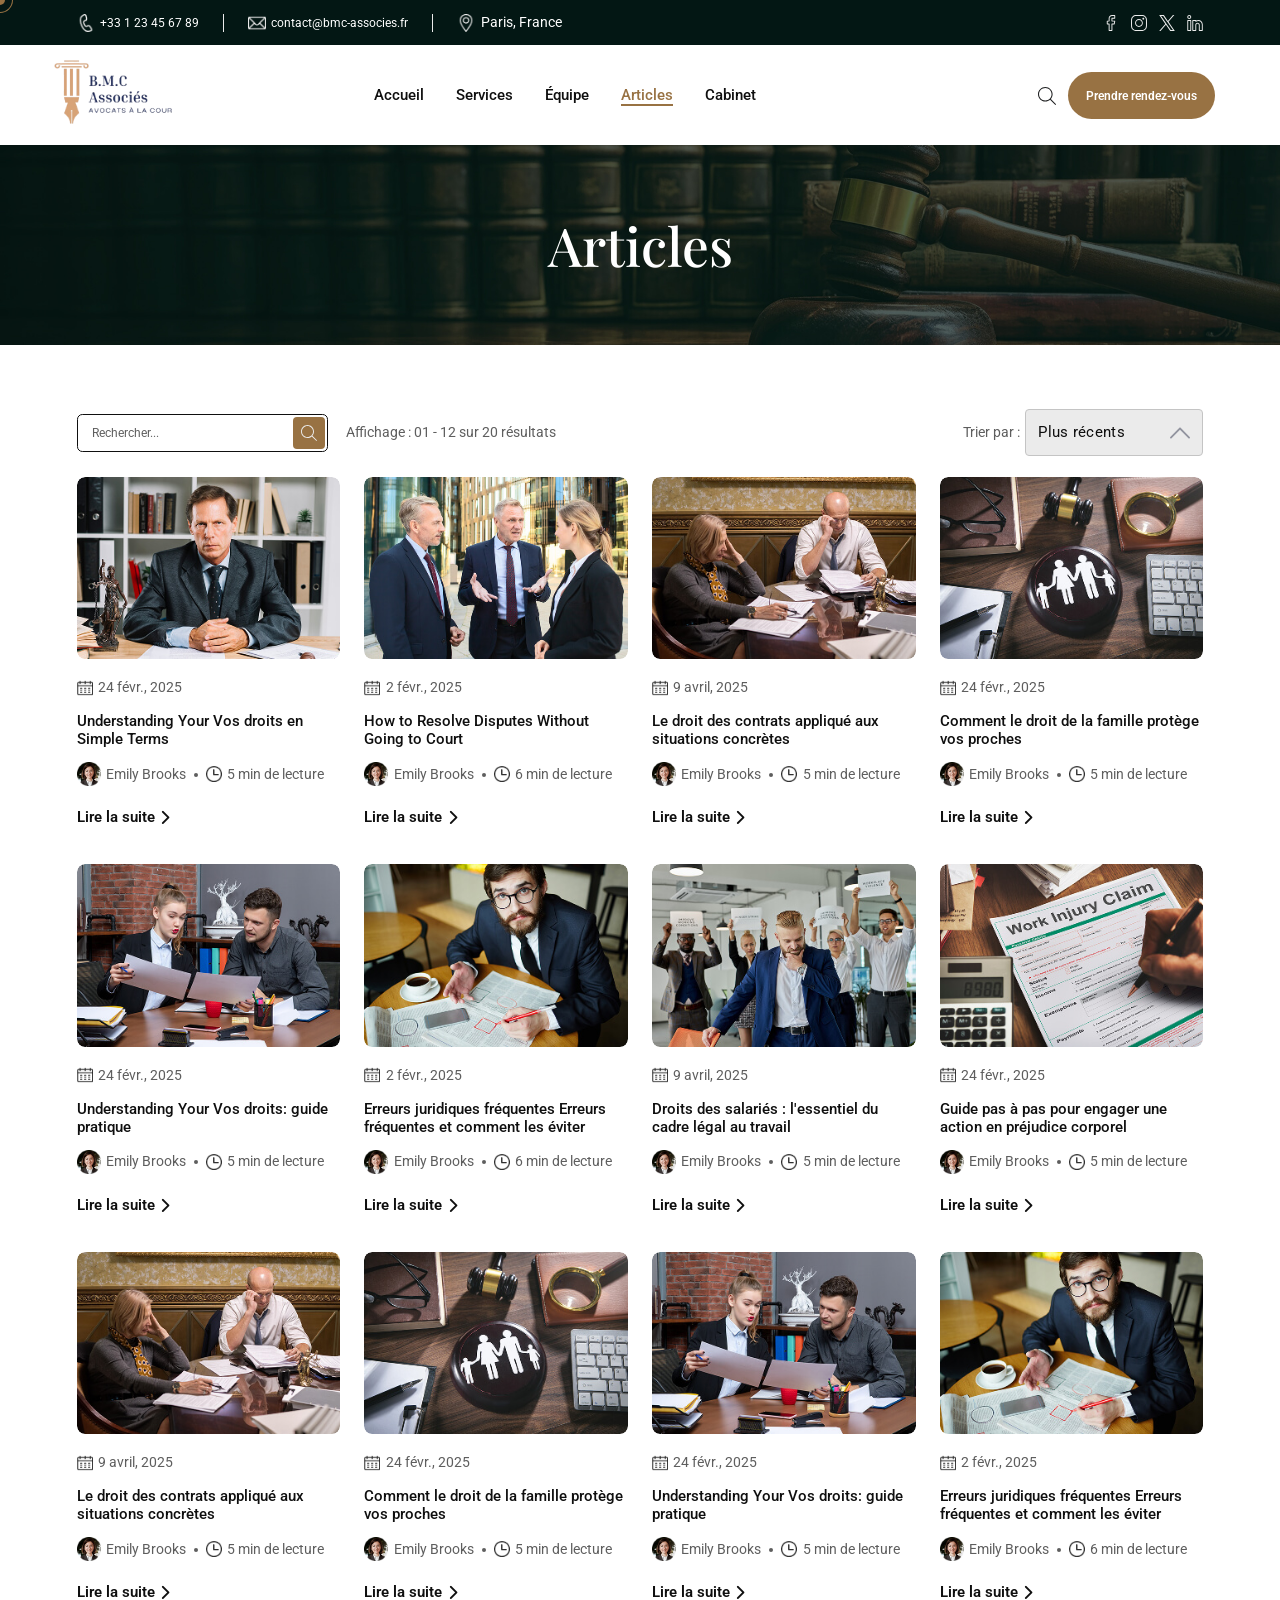
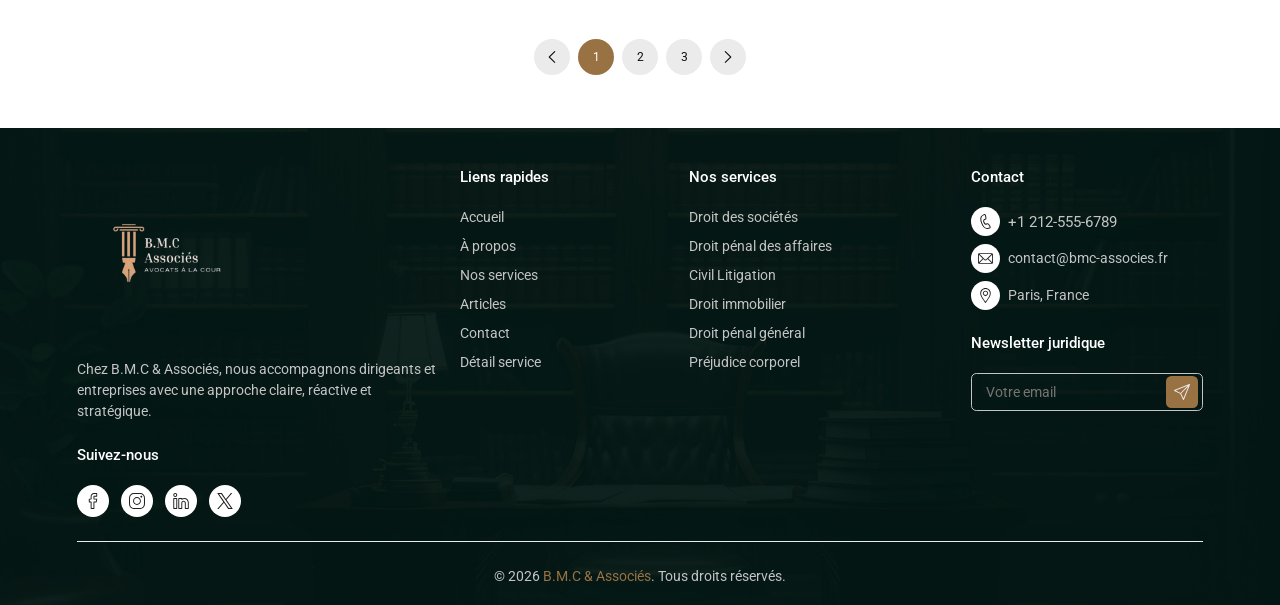
<file: blog-grid.html>
﻿<!DOCTYPE html>
<html lang="fr">

<head>
    <meta charset="UTF-8">
    <meta http-equiv="X-UA-Compatible" content="IE=edge">
    <meta name="viewport" content="width=device-width, initial-scale=1, shrink-to-fit=no">
    <meta name="description" content="Retrouvez les analyses et articles de BMC Avocats sur les enjeux juridiques des entreprises.">
    <meta name="robots" content="index,follow">
    <meta property="og:locale" content="fr_FR">
    <meta property="og:type" content="website">
    
    <meta property="og:title" content="Articles | BMC Avocats">
    <meta property="og:description" content="Retrouvez les analyses et articles de BMC Avocats sur les enjeux juridiques des entreprises.">

    <title>Articles | BMC Avocats</title>
    <link rel="canonical" href="https://www.bmc-avocats.fr/blog-grid.html">

    <!-- Favicon -->
    <link rel="shortcut icon" type="image/x-icon" href="assets/media/favicon.png">

    <!-- All CSS files -->
    <link rel="stylesheet" href="assets/css/vendor/font-awesome.css">
    <link rel="stylesheet" href="assets/css/vendor/slick-theme.css">
    <link rel="stylesheet" href="assets/css/vendor/slick-slider.css">
    <link rel="stylesheet" href="assets/css/vendor/bootstrap.min.css">
    <link rel="stylesheet" href="assets/css/app.css">

</head>

<body>

    <!-- Cursor Style -->
    <div id="cursor"></div>
    <div id="cursor-border"></div>
    <!-- Cursor Style -->

    <!-- Preloader START -->
    <div class="page-loader" id="preloader">
        <div class="preloader-container">
            <img src="assets/media/preloader/1.png" class="top-bar" alt="">
            <div class="preloader">
                <img src="assets/media/preloader/2.png" class="lefthandle" alt="">
                <img src="assets/media/preloader/3.png" alt="">
                <img src="assets/media/preloader/2.png" class="righthandle" alt="">
            </div>
        </div>
    </div>
    <!-- Preloader END -->


    <!-- Main Wrapper Start -->
    <div id="scroll-container" class="main-wrapper">

        <!-- Header Menu Start -->
        <div class="header-top">
            <div class="container-fluid">
                <div class="header-top-wrapper">
                    <div class="left-contact-block">
                        <div class="info-block">
                            <img src="assets/media/vector/call-vector.png" alt="">
                            <a href="tel:+33123456789" class="hover-content">+33 1 23 45 67 89</a>
                        </div>
                        <div class="info-block">
                            <img src="assets/media/vector/mail-vector.png" alt="">
                            <a href="mailto:contact@bmc-associes.fr" class="hover-content">contact@bmc-associes.fr</a>
                        </div>
                        <div class="info-block">
                            <img src="assets/media/vector/location-vector.png" alt="">
                            <p class="white">Paris, France</p>
                        </div>
                    </div>
                    <div class="right-links-block">
                        <a href="" class="link">
                            <svg xmlns="http://www.w3.org/2000/svg" width="20" height="20" viewBox="0 0 20 20"
                                fill="none">
                                <path
                                    d="M14.6875 4.6875C15.0109 4.6875 15.2734 4.425 15.2734 4.10156V0.585938C15.2734 0.2625 15.0109 0 14.6875 0H11.1719C8.91016 0 7.07031 1.83984 7.07031 4.10156V7.03125H5.3125C4.98906 7.03125 4.72656 7.29375 4.72656 7.61719V11.1328C4.72656 11.4563 4.98906 11.7188 5.3125 11.7188H7.07031V19.4141C7.07031 19.7375 7.33281 20 7.65625 20H11.1719C11.4953 20 11.7578 19.7375 11.7578 19.4141V11.7188H14.1016C14.3879 11.7188 14.6324 11.5117 14.6797 11.2293L15.2656 7.71367C15.2938 7.54375 15.2461 7.36992 15.1348 7.23828C15.0234 7.10703 14.8598 7.03125 14.6875 7.03125H11.7578V4.6875H14.6875ZM11.1719 8.20312H13.9957L13.6051 10.5469H11.1719C10.8484 10.5469 10.5859 10.8094 10.5859 11.1328V18.8281H8.24219V11.1328C8.24219 10.8094 7.97969 10.5469 7.65625 10.5469H5.89844V8.20312H7.65625C7.97969 8.20312 8.24219 7.94063 8.24219 7.61719V4.10156C8.24219 2.48633 9.55664 1.17188 11.1719 1.17188H14.1016V3.51562H11.1719C10.8484 3.51562 10.5859 3.77813 10.5859 4.10156V7.61719C10.5859 7.94063 10.8484 8.20312 11.1719 8.20312Z"
                                    fill="#EBEBEB" />
                            </svg>
                        </a>
                        <a href="" class="link">
                            <svg xmlns="http://www.w3.org/2000/svg" width="20" height="20" viewBox="0 0 20 20"
                                fill="none">
                                <g clip-path="url(#clip0_17753_3781)">
                                    <path
                                        d="M10.1968 20C10.1306 20 10.0644 20 9.99771 19.9997C8.43002 20.0035 6.9815 19.9637 5.57281 19.878C4.28131 19.7994 3.10242 19.3531 2.16339 18.5874C1.25732 17.8485 0.63858 16.8495 0.324402 15.6185C0.0509644 14.5467 0.0364685 13.4946 0.022583 12.477C0.0125122 11.7469 0.00213623 10.8817 0 10.0019C0.00213623 9.11838 0.0125122 8.25321 0.022583 7.52307C0.0364685 6.50562 0.0509644 5.45352 0.324402 4.38159C0.63858 3.15052 1.25732 2.15152 2.16339 1.41269C3.10242 0.647006 4.28131 0.200687 5.57297 0.122104C6.98166 0.036502 8.43048 -0.00347599 10.0015 0.000338713C11.5697 -0.00301822 13.0177 0.036502 14.4264 0.122104C15.7179 0.200687 16.8968 0.647006 17.8358 1.41269C18.7421 2.15152 19.3607 3.15052 19.6748 4.38159C19.9483 5.45337 19.9628 6.50562 19.9767 7.52307C19.9867 8.25321 19.9972 9.11838 19.9992 9.9982V10.0019C19.9972 10.8817 19.9867 11.7469 19.9767 12.477C19.9628 13.4944 19.9484 14.5465 19.6748 15.6185C19.3607 16.8495 18.7421 17.8485 17.8358 18.5874C16.8968 19.3531 15.7179 19.7994 14.4264 19.878C13.0774 19.9601 11.6916 20 10.1968 20ZM9.99771 18.761C11.5399 18.7647 12.9559 18.7256 14.3315 18.642C15.3081 18.5826 16.46 17.9421 17.1537 17.3764C17.7948 16.8535 18.2364 16.1321 18.4661 15.2321C18.6937 14.3399 18.7069 13.382 18.7195 12.4556C18.7294 11.7304 18.7398 10.8713 18.7419 10C18.7398 9.1286 18.7294 8.26969 18.7195 7.54444C18.7069 6.61807 18.6937 5.66013 18.4661 4.76779C18.2364 3.86783 17.7948 3.1464 17.1537 2.62348C16.46 2.05799 15.3081 1.43619 14.3315 1.37683C12.9559 1.29306 11.5399 1.25445 10.0014 1.25781C8.45947 1.25415 7.0433 1.29764 5.66772 1.38141C4.69116 1.44077 3.64605 1.85959 2.95239 2.42508C2.31121 2.948 1.75088 3.86783 1.52123 4.76779C1.29357 5.66013 1.28045 6.61792 1.26779 7.54444C1.25787 8.2703 1.24749 9.12982 1.24535 10.0019C1.24749 10.8701 1.25787 11.7298 1.26779 12.4556C1.28045 13.382 1.29357 14.3399 1.52123 15.2321C1.75088 16.1321 2.19247 16.8535 2.83364 17.3764C3.52731 17.9419 4.69116 18.5826 5.66772 18.642C7.0433 18.7258 8.45978 18.7648 9.99771 18.761ZM9.96048 14.8828C7.26822 14.8828 5.07767 12.6924 5.07767 10C5.07767 7.30762 7.26822 5.11722 9.96048 5.11722C12.6529 5.11722 14.8433 7.30762 14.8433 10C14.8433 12.6924 12.6529 14.8828 9.96048 14.8828ZM10.0014 6.25416C7.80598 6.25416 6.26095 7.7992 6.26095 9.9982C6.26095 11.829 7.6453 13.7609 9.97978 13.7609C11.8107 13.7609 13.7142 12.0264 13.7142 9.9982C13.7142 8.16745 12.3175 6.25416 10.0014 6.25416ZM15.3902 3.55472C14.743 3.55472 14.2183 4.07932 14.2183 4.7266C14.2183 5.37387 14.743 5.89847 15.3902 5.89847C16.0374 5.89847 16.562 5.37387 16.562 4.7266C16.562 4.07932 16.0374 3.55472 15.3902 3.55472Z"
                                        fill="#EBEBEB" />
                                </g>
                                <defs>
                                    <clipPath>
                                        <rect width="20" height="20" fill="white" />
                                    </clipPath>
                                </defs>
                            </svg>
                        </a>
                        <a href="" class="link">
                            <svg xmlns="http://www.w3.org/2000/svg" width="20" height="20" viewBox="0 0 20 20"
                                fill="none">
                                <g clip-path="url(#clip0_17753_3783)">
                                    <path
                                        d="M11.8683 8.46864L19.1537 0H17.4273L11.1014 7.3532L6.04897 0H0.221558L7.86186 11.1193L0.221558 20H1.94805L8.62833 12.2348L13.9641 20H19.7915L11.8679 8.46864H11.8683ZM9.50367 11.2173L8.72954 10.1101L2.57013 1.29967H5.22192L10.1926 8.40994L10.9668 9.51718L17.4281 18.7594H14.7763L9.50367 11.2177V11.2173Z"
                                        fill="#EBEBEB" />
                                </g>
                                <defs>
                                    <clipPath>
                                        <rect width="20" height="20" fill="white" />
                                    </clipPath>
                                </defs>
                            </svg>
                        </a>
                        <a href="" class="link">
                            <svg xmlns="http://www.w3.org/2000/svg" width="20" height="20" viewBox="0 0 20 20"
                                fill="none">
                                <g clip-path="url(#clip0_17753_3785)">
                                    <path
                                        d="M4.70306 6.27594H0.9375C0.613861 6.27594 0.351562 6.53839 0.351562 6.86188V19.4141C0.351562 19.7377 0.613861 20 0.9375 20H4.70306C5.0267 20 5.289 19.7377 5.289 19.4141V6.86188C5.289 6.53839 5.0267 6.27594 4.70306 6.27594ZM4.11713 18.8281H1.52344V7.44781H4.11713V18.8281Z"
                                        fill="#EBEBEB" />
                                    <path
                                        d="M2.82043 0C1.45905 0 0.351562 1.10748 0.351562 2.46857C0.351562 3.82996 1.45905 4.93729 2.82043 4.93729C4.18167 4.93729 5.289 3.8298 5.289 2.46857C5.289 1.10748 4.18167 0 2.82043 0ZM2.82043 3.76541C2.10526 3.76541 1.52344 3.18375 1.52344 2.46857C1.52344 1.75354 2.10526 1.17188 2.82043 1.17188C3.53546 1.17188 4.11713 1.75354 4.11713 2.46857C4.11713 3.18375 3.53546 3.76541 2.82043 3.76541Z"
                                        fill="#EBEBEB" />
                                    <path
                                        d="M14.1176 6.19308C13.2269 6.19308 12.3491 6.40778 11.563 6.80939C11.5363 6.51047 11.2852 6.27594 10.9793 6.27594H7.21344C6.88995 6.27594 6.6275 6.53839 6.6275 6.86188V19.4141C6.6275 19.7377 6.88995 20 7.21344 20H10.9793C11.3029 20 11.5652 19.7377 11.5652 19.4141V12.5104C11.5652 11.6223 12.2879 10.8998 13.176 10.8998C14.064 10.8998 14.7864 11.6223 14.7864 12.5104V19.4141C14.7864 19.7377 15.0488 20 15.3723 20H19.138C19.4617 20 19.724 19.7377 19.724 19.4141V11.7995C19.724 8.70804 17.209 6.19308 14.1176 6.19308ZM18.5521 18.8281H15.9584V12.5104C15.9584 10.9761 14.7102 9.72794 13.1761 9.72794C11.6417 9.72794 10.3934 10.9761 10.3934 12.5104V18.8281H7.79953V7.44781H10.3934V7.88071C10.3934 8.10608 10.5226 8.31146 10.7259 8.40897C10.929 8.50647 11.17 8.4787 11.346 8.33786C12.1394 7.70142 13.098 7.36496 14.1176 7.36496C16.5628 7.36496 18.5521 9.35425 18.5521 11.7995V18.8281Z"
                                        fill="#EBEBEB" />
                                </g>
                                <defs>
                                    <clipPath>
                                        <rect width="20" height="20" fill="white" />
                                    </clipPath>
                                </defs>
                            </svg>
                        </a>
                    </div>
                </div>
            </div>
        </div>
        <header class="main-menu">
            <div class="header-section">
                <div class="container-fluid">
                    <div class="header-center">
                        <div class="row align-items-center justify-content-between gap-24">
                            <div class="col-xl-2 col-lg-3 col-5">
                                <a href="index.html" class="header-logo bmc-logo-inline"><img src="assets/media/logo-1-nobg.png" alt="BMC Avocats"></a>
                            </div>
                            <div class="col-lg-5 col-1 d-md-flex d-none">
                                <nav class="navigation">
                                    <div class="menu-button-right">
                                        <div class="main-menu__nav">
                                            <ul class="main-menu__list">
                                                <li>
                                                    <a href="index.html">Accueil</a>
                                                </li>
                                                <li class="dropdown">
                                                    <a href="javascript:void(0);">Services</a>
                                                    <ul class="sub-menu">
                                                        <li><a href="services.html">Services</a></li>
                                                        <li><a href="service-detail.html">Détail service</a></li>
                                                    </ul>
                                                </li>
                                                <li class="dropdown">
                                                    <a href="javascript:void(0);">Équipe</a>
                                                    <ul class="sub-menu">
                                                        <li><a href="team.html">Équipe</a></li>
                                                        <li><a href="team-detail.html">Profil avocat</a></li>
                                                    </ul>
                                                </li>
                                                <li class="dropdown">
                                                    <a href="javascript:void(0);" class="active">Articles</a>
                                                    <ul>
                                                        <li><a href="blog-grid.html">Articles</a></li>
                                                        <li><a href="blog-grid-sidebar.html">Articles</a></li>
                                                        <li><a href="blog-detail.html">Article</a></li>
                                                    </ul>
                                                </li>
                                                <li class="dropdown">
                                                    <a href="javascript:void(0);">Cabinet</a>
                                                    <ul>
                                                        <li><a href="about.html">À propos</a></li>
                                                        <li><a href="case-study.html">Études de cas</a></li>
                                                        <li><a href="case-study-detail.html">Détail étude de cas</a></li>
                                                        <li><a href="appointment.html">Prendre rendez-vous</a></li>
                                                        <li><a href="contact.html">Contact</a></li>
                                                    </ul>
                                                </li>
                                            </ul>
                                        </div>
                                    </div>
                                </nav>
                            </div>
                            <div class="col-xl-4 col-lg-3 col-5 p-0">
                                <div class="header-buttons">
                                    <div class="right-nav d-sm-flex d-none">
                                        <form action="index.html">
                                            <div class="search-block">
                                                <input type="text" class="input-search form-control" name="search"
                                                    id="searchbar" placeholder="Rechercher...">
                                                <a href="javascript:;" class="button-block search-toggler">
                                                    <svg xmlns="http://www.w3.org/2000/svg" width="24" height="24"
                                                        viewBox="0 0 24 24" fill="none">
                                                        <path
                                                            d="M9.74062 0C15.1116 0 19.4812 4.36964 19.4812 9.74063C19.4812 12.1734 18.5847 14.4008 17.1047 16.1097L23.7941 22.7997C24.0687 23.0743 24.0686 23.5195 23.794 23.7941C23.5194 24.0687 23.0743 24.0686 22.7997 23.7941L16.1104 17.1041C14.4014 18.5845 12.1738 19.4813 9.74062 19.4813C4.36964 19.4813 0 15.1116 0 9.74063C0 4.36964 4.36964 0 9.74062 0ZM9.74062 18.075C14.3362 18.075 18.075 14.3362 18.075 9.74063C18.075 5.14505 14.3362 1.40625 9.74062 1.40625C5.14505 1.40625 1.40625 5.14505 1.40625 9.74063C1.40625 14.3362 5.14505 18.075 9.74062 18.075Z"
                                                            fill="#1E1F20" />
                                                    </svg>
                                                </a>
                                            </div>
                                        </form>
                                        <a href="appointment.html" class="header-cus-btn">
                                            <span class="text">Prendre rendez-vous</span>
                                        </a>
                                    </div>

                                    <a href="#" class="main-menu__toggler mobile-nav__toggler">
                                        <img src="assets/media/icons/menu-2.png" alt="">
                                    </a>
                                </div>
                            </div>
                        </div>
                    </div>
                </div>
            </div>
        </header>
        <!-- Header Menu End -->

        <div class="stricky-header stricked-menu">
            <div class="">
                <div class="sticky-header__content"></div>
            </div>
        </div>

        <!-- Main Sections -->
        <main class="main-wrapper">

            <!-- Title Banner Start -->
            <section class="title-banner mb-96">
                <div class="container-fluid">
                    <h1>Articles</h1>
                </div>
            </section>
            <!-- Title Banner End -->

            <!-- Blog Section Start -->
            <div class="blog-sec mb-80">
                <div class="container-fluid">
                    <div class="blog-heading mb-24">
                        <div class="d-flex align-items-center gap-24">
                            <form class="search-form">
                                <input type="text" name="search" id="searchBar1" placeholder="Rechercher...">
                                <button type="submit" class="news-button">
                                    <svg xmlns="http://www.w3.org/2000/svg" width="20" height="20" viewBox="0 0 20 20"
                                        fill="none">
                                        <g clip-path="url(#clip0_17696_3861)">
                                            <path
                                                d="M8.11719 0C12.593 0 16.2344 3.64137 16.2344 8.11719C16.2344 10.1445 15.4873 12.0007 14.2539 13.4247L19.8284 18.9998C20.0572 19.2286 20.0572 19.5996 19.8284 19.8284C19.5995 20.0573 19.2286 20.0572 18.9997 19.8284L13.4254 14.2534C12.0012 15.4871 10.1448 16.2344 8.11719 16.2344C3.64137 16.2344 0 12.593 0 8.11719C0 3.64137 3.64137 0 8.11719 0ZM8.11719 15.0625C11.9469 15.0625 15.0625 11.9468 15.0625 8.11719C15.0625 4.28754 11.9468 1.17187 8.11719 1.17187C4.28754 1.17187 1.17188 4.28754 1.17188 8.11719C1.17188 11.9468 4.28754 15.0625 8.11719 15.0625Z"
                                                fill="#EBEBEB" />
                                        </g>
                                        <defs>
                                            <clipPath>
                                                <rect width="20" height="20" fill="white" />
                                            </clipPath>
                                        </defs>
                                    </svg>
                                </button>
                            </form>
                            <p>Affichage : 01 - 12 sur 20 résultats</p>
                        </div>
                        <div class="d-flex gap-8 align-items-center">
                            <p class="flex-shrink-0">Trier par :</p>
                            <div class="w-100 drop-container">
                                <div class="wrapper-dropdown form-control" id="dropdown-l2">
                                    <div class=" d-flex align-items-center justify-content-between">
                                        <span class="selected-display black" id="desation112">Plus récents</span>
                                        <svg id="drp-arrowe12" xmlns="http://www.w3.org/2000/svg" width="20" height="20"
                                            viewBox="0 0 20 20" fill="none" class="rotated">
                                            <path
                                                d="M19.7337 4.81165C19.3788 4.45668 18.8031 4.45662 18.4481 4.81171L10.0002 13.2598L1.55191 4.81165C1.19694 4.45668 0.621303 4.45662 0.266273 4.81171C-0.0887576 5.16674 -0.0887576 5.74232 0.266273 6.09735L9.35742 15.1883C9.52791 15.3587 9.75912 15.4545 10.0002 15.4545C10.2413 15.4545 10.4726 15.3587 10.643 15.1882L19.7337 6.09729C20.0888 5.74232 20.0888 5.16668 19.7337 4.81165Z"
                                                fill="#92949F"></path>
                                        </svg>
                                    </div>
                                    <ul class="topbar-dropdown">
                                        <li class="item">Droit pénal général</li>
                                        <li class="item">Droit des affaires</li>
                                        <li class="item">Contentieux commercial</li>
                                    </ul>
                                </div>
                            </div>
                        </div>
                    </div>
                    <div class="row row-gap-4">
                        <div class="col-lg-3 col-md-4">
                            <div class="blog-card">
                                <a href="blog-detail.html" class="card-img">
                                    <img src="assets/media/blogs/img-1.jpg" alt="">
                                </a>
                                <div class="card-content">
                                    <div class="d-flex align-items-center gap-8 mb-16">
                                        <img src="assets/media/vector/calender-vector.png" class="card-vectors" alt="">
                                        <p>24 févr., 2025</p>
                                    </div>
                                    <a href="blog-detail.html" class="h6 fw-500 hover-content mb-16">Understanding Your
                                        Vos droits en
                                        Simple Terms</a>
                                    <div class="d-flex align-items-center gap-12 mb-24">
                                        <div class="d-flex align-items-center gap-8">
                                            <img src="assets/media/user/card-user.png" class="card-user" alt="">
                                            <p>Emily Brooks</p>
                                        </div>
                                        <div class="dot">
                                            <svg xmlns="http://www.w3.org/2000/svg" width="4" height="4"
                                                viewBox="0 0 4 4" fill="none">
                                                <circle cx="2" cy="2" r="2" fill="#5E5E5E" />
                                            </svg>
                                        </div>
                                        <div class="d-flex align-items-center gap-8">
                                            <img src="assets/media/vector/clock-vector.png" class="card-vectors" alt="">
                                            <p>5 min de lecture</p>
                                        </div>
                                    </div>
                                    <a href="blog-detail.html" class="card-btn">
                                        <span>Lire la suite</span>
                                        <i class="fa-solid fa-chevron-right"></i>
                                    </a>
                                </div>
                            </div>
                        </div>
                        <div class="col-lg-3 col-md-4">
                            <div class="blog-card">
                                <a href="blog-detail.html" class="card-img">
                                    <img src="assets/media/blogs/img-2.jpg" alt="">
                                </a>
                                <div class="card-content">
                                    <div class="d-flex align-items-center gap-8 mb-16">
                                        <img src="assets/media/vector/calender-vector.png" class="card-vectors" alt="">
                                        <p>2 févr., 2025</p>
                                    </div>
                                    <a href="blog-detail.html" class="h6 fw-500 hover-content mb-16">How to Resolve
                                        Disputes Without Going
                                        to Court</a>
                                    <div class="d-flex align-items-center gap-12 mb-24">
                                        <div class="d-flex align-items-center gap-8">
                                            <img src="assets/media/user/card-user.png" class="card-user" alt="">
                                            <p>Emily Brooks</p>
                                        </div>
                                        <div class="dot">
                                            <svg xmlns="http://www.w3.org/2000/svg" width="4" height="4"
                                                viewBox="0 0 4 4" fill="none">
                                                <circle cx="2" cy="2" r="2" fill="#5E5E5E" />
                                            </svg>
                                        </div>
                                        <div class="d-flex align-items-center gap-8">
                                            <img src="assets/media/vector/clock-vector.png" class="card-vectors" alt="">
                                            <p>6 min de lecture</p>
                                        </div>
                                    </div>
                                    <a href="blog-detail.html" class="card-btn">
                                        <span>Lire la suite</span>
                                        <i class="fa-solid fa-chevron-right"></i>
                                    </a>
                                </div>
                            </div>
                        </div>
                        <div class="col-lg-3 col-md-4">
                            <div class="blog-card">
                                <a href="blog-detail.html" class="card-img">
                                    <img src="assets/media/blogs/img-3.jpg" alt="">
                                </a>
                                <div class="card-content">
                                    <div class="d-flex align-items-center gap-8 mb-16">
                                        <img src="assets/media/vector/calender-vector.png" class="card-vectors" alt="">
                                        <p>9 avril, 2025</p>
                                    </div>
                                    <a href="blog-detail.html" class="h6 fw-500 hover-content mb-16">Le droit des contrats appliqué aux situations concrètes</a>
                                    <div class="d-flex align-items-center gap-12 mb-24">
                                        <div class="d-flex align-items-center gap-8">
                                            <img src="assets/media/user/card-user.png" class="card-user" alt="">
                                            <p>Emily Brooks</p>
                                        </div>
                                        <div class="dot">
                                            <svg xmlns="http://www.w3.org/2000/svg" width="4" height="4"
                                                viewBox="0 0 4 4" fill="none">
                                                <circle cx="2" cy="2" r="2" fill="#5E5E5E" />
                                            </svg>
                                        </div>
                                        <div class="d-flex align-items-center gap-8">
                                            <img src="assets/media/vector/clock-vector.png" class="card-vectors" alt="">
                                            <p>5 min de lecture</p>
                                        </div>
                                    </div>
                                    <a href="blog-detail.html" class="card-btn">
                                        <span>Lire la suite</span>
                                        <i class="fa-solid fa-chevron-right"></i>
                                    </a>
                                </div>
                            </div>
                        </div>
                        <div class="col-lg-3 col-md-4">
                            <div class="blog-card">
                                <a href="blog-detail.html" class="card-img">
                                    <img src="assets/media/blogs/img-4.jpg" alt="">
                                </a>
                                <div class="card-content">
                                    <div class="d-flex align-items-center gap-8 mb-16">
                                        <img src="assets/media/vector/calender-vector.png" class="card-vectors" alt="">
                                        <p>24 févr., 2025</p>
                                    </div>
                                    <a href="blog-detail.html" class="h6 fw-500 hover-content mb-16">Comment le droit de la famille
                                        protège vos
                                        proches</a>
                                    <div class="d-flex align-items-center gap-12 mb-24">
                                        <div class="d-flex align-items-center gap-8">
                                            <img src="assets/media/user/card-user.png" class="card-user" alt="">
                                            <p>Emily Brooks</p>
                                        </div>
                                        <div class="dot">
                                            <svg xmlns="http://www.w3.org/2000/svg" width="4" height="4"
                                                viewBox="0 0 4 4" fill="none">
                                                <circle cx="2" cy="2" r="2" fill="#5E5E5E" />
                                            </svg>
                                        </div>
                                        <div class="d-flex align-items-center gap-8">
                                            <img src="assets/media/vector/clock-vector.png" class="card-vectors" alt="">
                                            <p>5 min de lecture</p>
                                        </div>
                                    </div>
                                    <a href="blog-detail.html" class="card-btn">
                                        <span>Lire la suite</span>
                                        <i class="fa-solid fa-chevron-right"></i>
                                    </a>
                                </div>
                            </div>
                        </div>
                        <div class="col-lg-3 col-md-4">
                            <div class="blog-card">
                                <a href="blog-detail.html" class="card-img">
                                    <img src="assets/media/blogs/img-5.jpg" alt="">
                                </a>
                                <div class="card-content">
                                    <div class="d-flex align-items-center gap-8 mb-16">
                                        <img src="assets/media/vector/calender-vector.png" class="card-vectors" alt="">
                                        <p>24 févr., 2025</p>
                                    </div>
                                    <a href="blog-detail.html" class="h6 fw-500 hover-content mb-16">Understanding Your
                                        Vos droits: guide pratique</a>
                                    <div class="d-flex align-items-center gap-12 mb-24">
                                        <div class="d-flex align-items-center gap-8">
                                            <img src="assets/media/user/card-user.png" class="card-user" alt="">
                                            <p>Emily Brooks</p>
                                        </div>
                                        <div class="dot">
                                            <svg xmlns="http://www.w3.org/2000/svg" width="4" height="4"
                                                viewBox="0 0 4 4" fill="none">
                                                <circle cx="2" cy="2" r="2" fill="#5E5E5E" />
                                            </svg>
                                        </div>
                                        <div class="d-flex align-items-center gap-8">
                                            <img src="assets/media/vector/clock-vector.png" class="card-vectors" alt="">
                                            <p>5 min de lecture</p>
                                        </div>
                                    </div>
                                    <a href="blog-detail.html" class="card-btn">
                                        <span>Lire la suite</span>
                                        <i class="fa-solid fa-chevron-right"></i>
                                    </a>
                                </div>
                            </div>
                        </div>
                        <div class="col-lg-3 col-md-4">
                            <div class="blog-card">
                                <a href="blog-detail.html" class="card-img">
                                    <img src="assets/media/blogs/img-6.jpg" alt="">
                                </a>
                                <div class="card-content">
                                    <div class="d-flex align-items-center gap-8 mb-16">
                                        <img src="assets/media/vector/calender-vector.png" class="card-vectors" alt="">
                                        <p>2 févr., 2025</p>
                                    </div>
                                    <a href="blog-detail.html" class="h6 fw-500 hover-content mb-16">Erreurs juridiques fréquentes
                                        Erreurs fréquentes et comment les éviter</a>
                                    <div class="d-flex align-items-center gap-12 mb-24">
                                        <div class="d-flex align-items-center gap-8">
                                            <img src="assets/media/user/card-user.png" class="card-user" alt="">
                                            <p>Emily Brooks</p>
                                        </div>
                                        <div class="dot">
                                            <svg xmlns="http://www.w3.org/2000/svg" width="4" height="4"
                                                viewBox="0 0 4 4" fill="none">
                                                <circle cx="2" cy="2" r="2" fill="#5E5E5E" />
                                            </svg>
                                        </div>
                                        <div class="d-flex align-items-center gap-8">
                                            <img src="assets/media/vector/clock-vector.png" class="card-vectors" alt="">
                                            <p>6 min de lecture</p>
                                        </div>
                                    </div>
                                    <a href="blog-detail.html" class="card-btn">
                                        <span>Lire la suite</span>
                                        <i class="fa-solid fa-chevron-right"></i>
                                    </a>
                                </div>
                            </div>
                        </div>
                        <div class="col-lg-3 col-md-4">
                            <div class="blog-card">
                                <a href="blog-detail.html" class="card-img">
                                    <img src="assets/media/blogs/img-7.jpg" alt="">
                                </a>
                                <div class="card-content">
                                    <div class="d-flex align-items-center gap-8 mb-16">
                                        <img src="assets/media/vector/calender-vector.png" class="card-vectors" alt="">
                                        <p>9 avril, 2025</p>
                                    </div>
                                    <a href="blog-detail.html" class="h6 fw-500 hover-content mb-16">Droits des salariés : l'essentiel du cadre légal au travail</a>
                                    <div class="d-flex align-items-center gap-12 mb-24">
                                        <div class="d-flex align-items-center gap-8">
                                            <img src="assets/media/user/card-user.png" class="card-user" alt="">
                                            <p>Emily Brooks</p>
                                        </div>
                                        <div class="dot">
                                            <svg xmlns="http://www.w3.org/2000/svg" width="4" height="4"
                                                viewBox="0 0 4 4" fill="none">
                                                <circle cx="2" cy="2" r="2" fill="#5E5E5E" />
                                            </svg>
                                        </div>
                                        <div class="d-flex align-items-center gap-8">
                                            <img src="assets/media/vector/clock-vector.png" class="card-vectors" alt="">
                                            <p>5 min de lecture</p>
                                        </div>
                                    </div>
                                    <a href="blog-detail.html" class="card-btn">
                                        <span>Lire la suite</span>
                                        <i class="fa-solid fa-chevron-right"></i>
                                    </a>
                                </div>
                            </div>
                        </div>
                        <div class="col-lg-3 col-md-4">
                            <div class="blog-card">
                                <a href="blog-detail.html" class="card-img">
                                    <img src="assets/media/blogs/img-8.jpg" alt="">
                                </a>
                                <div class="card-content">
                                    <div class="d-flex align-items-center gap-8 mb-16">
                                        <img src="assets/media/vector/calender-vector.png" class="card-vectors" alt="">
                                        <p>24 févr., 2025</p>
                                    </div>
                                    <a href="blog-detail.html" class="h6 fw-500 hover-content mb-16">Guide pas à pas pour engager une action en préjudice corporel</a>
                                    <div class="d-flex align-items-center gap-12 mb-24">
                                        <div class="d-flex align-items-center gap-8">
                                            <img src="assets/media/user/card-user.png" class="card-user" alt="">
                                            <p>Emily Brooks</p>
                                        </div>
                                        <div class="dot">
                                            <svg xmlns="http://www.w3.org/2000/svg" width="4" height="4"
                                                viewBox="0 0 4 4" fill="none">
                                                <circle cx="2" cy="2" r="2" fill="#5E5E5E" />
                                            </svg>
                                        </div>
                                        <div class="d-flex align-items-center gap-8">
                                            <img src="assets/media/vector/clock-vector.png" class="card-vectors" alt="">
                                            <p>5 min de lecture</p>
                                        </div>
                                    </div>
                                    <a href="blog-detail.html" class="card-btn">
                                        <span>Lire la suite</span>
                                        <i class="fa-solid fa-chevron-right"></i>
                                    </a>
                                </div>
                            </div>
                        </div>
                        <div class="col-lg-3 col-md-4">
                            <div class="blog-card">
                                <a href="blog-detail.html" class="card-img">
                                    <img src="assets/media/blogs/img-3.jpg" alt="">
                                </a>
                                <div class="card-content">
                                    <div class="d-flex align-items-center gap-8 mb-16">
                                        <img src="assets/media/vector/calender-vector.png" class="card-vectors" alt="">
                                        <p>9 avril, 2025</p>
                                    </div>
                                    <a href="blog-detail.html" class="h6 fw-500 hover-content mb-16">Le droit des contrats appliqué aux situations concrètes</a>
                                    <div class="d-flex align-items-center gap-12 mb-24">
                                        <div class="d-flex align-items-center gap-8">
                                            <img src="assets/media/user/card-user.png" class="card-user" alt="">
                                            <p>Emily Brooks</p>
                                        </div>
                                        <div class="dot">
                                            <svg xmlns="http://www.w3.org/2000/svg" width="4" height="4"
                                                viewBox="0 0 4 4" fill="none">
                                                <circle cx="2" cy="2" r="2" fill="#5E5E5E" />
                                            </svg>
                                        </div>
                                        <div class="d-flex align-items-center gap-8">
                                            <img src="assets/media/vector/clock-vector.png" class="card-vectors" alt="">
                                            <p>5 min de lecture</p>
                                        </div>
                                    </div>
                                    <a href="blog-detail.html" class="card-btn">
                                        <span>Lire la suite</span>
                                        <i class="fa-solid fa-chevron-right"></i>
                                    </a>
                                </div>
                            </div>
                        </div>
                        <div class="col-lg-3 col-md-4">
                            <div class="blog-card">
                                <a href="blog-detail.html" class="card-img">
                                    <img src="assets/media/blogs/img-4.jpg" alt="">
                                </a>
                                <div class="card-content">
                                    <div class="d-flex align-items-center gap-8 mb-16">
                                        <img src="assets/media/vector/calender-vector.png" class="card-vectors" alt="">
                                        <p>24 févr., 2025</p>
                                    </div>
                                    <a href="blog-detail.html" class="h6 fw-500 hover-content mb-16">Comment le droit de la famille
                                        protège vos
                                        proches</a>
                                    <div class="d-flex align-items-center gap-12 mb-24">
                                        <div class="d-flex align-items-center gap-8">
                                            <img src="assets/media/user/card-user.png" class="card-user" alt="">
                                            <p>Emily Brooks</p>
                                        </div>
                                        <div class="dot">
                                            <svg xmlns="http://www.w3.org/2000/svg" width="4" height="4"
                                                viewBox="0 0 4 4" fill="none">
                                                <circle cx="2" cy="2" r="2" fill="#5E5E5E" />
                                            </svg>
                                        </div>
                                        <div class="d-flex align-items-center gap-8">
                                            <img src="assets/media/vector/clock-vector.png" class="card-vectors" alt="">
                                            <p>5 min de lecture</p>
                                        </div>
                                    </div>
                                    <a href="blog-detail.html" class="card-btn">
                                        <span>Lire la suite</span>
                                        <i class="fa-solid fa-chevron-right"></i>
                                    </a>
                                </div>
                            </div>
                        </div>
                        <div class="col-lg-3 col-md-4">
                            <div class="blog-card">
                                <a href="blog-detail.html" class="card-img">
                                    <img src="assets/media/blogs/img-5.jpg" alt="">
                                </a>
                                <div class="card-content">
                                    <div class="d-flex align-items-center gap-8 mb-16">
                                        <img src="assets/media/vector/calender-vector.png" class="card-vectors" alt="">
                                        <p>24 févr., 2025</p>
                                    </div>
                                    <a href="blog-detail.html" class="h6 fw-500 hover-content mb-16">Understanding Your
                                        Vos droits: guide pratique</a>
                                    <div class="d-flex align-items-center gap-12 mb-24">
                                        <div class="d-flex align-items-center gap-8">
                                            <img src="assets/media/user/card-user.png" class="card-user" alt="">
                                            <p>Emily Brooks</p>
                                        </div>
                                        <div class="dot">
                                            <svg xmlns="http://www.w3.org/2000/svg" width="4" height="4"
                                                viewBox="0 0 4 4" fill="none">
                                                <circle cx="2" cy="2" r="2" fill="#5E5E5E" />
                                            </svg>
                                        </div>
                                        <div class="d-flex align-items-center gap-8">
                                            <img src="assets/media/vector/clock-vector.png" class="card-vectors" alt="">
                                            <p>5 min de lecture</p>
                                        </div>
                                    </div>
                                    <a href="blog-detail.html" class="card-btn">
                                        <span>Lire la suite</span>
                                        <i class="fa-solid fa-chevron-right"></i>
                                    </a>
                                </div>
                            </div>
                        </div>
                        <div class="col-lg-3 col-md-4">
                            <div class="blog-card">
                                <a href="blog-detail.html" class="card-img">
                                    <img src="assets/media/blogs/img-6.jpg" alt="">
                                </a>
                                <div class="card-content">
                                    <div class="d-flex align-items-center gap-8 mb-16">
                                        <img src="assets/media/vector/calender-vector.png" class="card-vectors" alt="">
                                        <p>2 févr., 2025</p>
                                    </div>
                                    <a href="blog-detail.html" class="h6 fw-500 hover-content mb-16">Erreurs juridiques fréquentes
                                        Erreurs fréquentes et comment les éviter</a>
                                    <div class="d-flex align-items-center gap-12 mb-24">
                                        <div class="d-flex align-items-center gap-8">
                                            <img src="assets/media/user/card-user.png" class="card-user" alt="">
                                            <p>Emily Brooks</p>
                                        </div>
                                        <div class="dot">
                                            <svg xmlns="http://www.w3.org/2000/svg" width="4" height="4"
                                                viewBox="0 0 4 4" fill="none">
                                                <circle cx="2" cy="2" r="2" fill="#5E5E5E" />
                                            </svg>
                                        </div>
                                        <div class="d-flex align-items-center gap-8">
                                            <img src="assets/media/vector/clock-vector.png" class="card-vectors" alt="">
                                            <p>6 min de lecture</p>
                                        </div>
                                    </div>
                                    <a href="blog-detail.html" class="card-btn">
                                        <span>Lire la suite</span>
                                        <i class="fa-solid fa-chevron-right"></i>
                                    </a>
                                </div>
                            </div>
                        </div>
                    </div>
                    <div class="pagination mt-32">
                        <ul id="border-pagination" class="mb-0">
                            <li>
                                <a href="">
                                    <svg xmlns="http://www.w3.org/2000/svg" width="20" height="20" viewBox="0 0 20 20"
                                        fill="none">
                                        <path
                                            d="M15.1897 19.7337C15.5447 19.3788 15.5448 18.8031 15.1897 18.4481L6.7416 10.0002L15.1897 1.55191C15.5447 1.19694 15.5448 0.621303 15.1897 0.266273C14.8346 -0.0887576 14.2591 -0.0887576 13.904 0.266273L4.81312 9.35742C4.64263 9.52791 4.54688 9.75912 4.54688 10.0002C4.54688 10.2413 4.64269 10.4726 4.81318 10.643L13.9041 19.7337C14.2591 20.0888 14.8347 20.0888 15.1897 19.7337Z"
                                            fill="white" />
                                    </svg>
                                </a>
                            </li>
                            <li><a href="" class="active">1</a></li>
                            <li><a href="">2</a></li>
                            <li><a href="">3</a></li>
                            <li>
                                <a href="" class="">
                                    <svg xmlns="http://www.w3.org/2000/svg" width="12" height="20" viewBox="0 0 12 20"
                                        fill="none">
                                        <path
                                            d="M0.813117 0.266265C0.458148 0.621235 0.458087 1.19687 0.813178 1.5519L9.26124 9.99978L0.813117 18.4481C0.458148 18.8031 0.458087 19.3787 0.813178 19.7337C1.16821 20.0888 1.74378 20.0888 2.09881 19.7337L11.1897 10.6426C11.3602 10.4721 11.456 10.2409 11.456 9.99978C11.456 9.75869 11.3601 9.52742 11.1897 9.35699L2.09875 0.266326C1.74378 -0.088765 1.16815 -0.0887653 0.813117 0.266265Z"
                                            fill="white" />
                                    </svg>
                                </a>
                            </li>
                        </ul>
                    </div>
                </div>
            </div>
            <!-- Blog Section End -->

            <!-- FOOTER Start -->
            <footer>
                <div class="container-fluid">
                    <div class="row row-gap-5 mb-32">
                        <div class="col-lg-4">
                            <div>
                                <a href="" class="footer-logo mb-24"><img src="assets/media/logo-2-nobg.png"
                                        alt="footer-logo"></a>
                                <p class="mb-32 medium-gray">Chez B.M.C & Associés, nous accompagnons dirigeants et entreprises avec une approche claire, réactive et stratégique.
                                </p>
                                <h6 class="fw-500 mb-24 white">Suivez-nous</h6>
                                <ul class="unstyled social-link">
                                    <li>
                                        <a href="">
                                            <svg xmlns="http://www.w3.org/2000/svg" width="20" height="20"
                                                viewBox="0 0 20 20" fill="none">
                                                <path
                                                    d="M14.6875 4.6875C15.0109 4.6875 15.2734 4.425 15.2734 4.10156V0.585938C15.2734 0.2625 15.0109 0 14.6875 0H11.1718C8.91013 0 7.07028 1.83984 7.07028 4.10156V7.03125H5.31247C4.98903 7.03125 4.72653 7.29375 4.72653 7.61719V11.1328C4.72653 11.4562 4.98903 11.7188 5.31247 11.7188H7.07028V19.4141C7.07028 19.7375 7.33278 20 7.65622 20H11.1718C11.4953 20 11.7578 19.7375 11.7578 19.4141V11.7188H14.1015C14.3879 11.7188 14.6324 11.5117 14.6797 11.2293L15.2656 7.71367C15.2937 7.54375 15.2461 7.36992 15.1347 7.23828C15.0234 7.10703 14.8597 7.03125 14.6875 7.03125H11.7578V4.6875H14.6875ZM11.1718 8.20312H13.9957L13.605 10.5469H11.1718C10.8484 10.5469 10.5859 10.8094 10.5859 11.1328V18.8281H8.24216V11.1328C8.24216 10.8094 7.97966 10.5469 7.65622 10.5469H5.89841V8.20312H7.65622C7.97966 8.20312 8.24216 7.94062 8.24216 7.61719V4.10156C8.24216 2.48633 9.55661 1.17188 11.1718 1.17188H14.1015V3.51562H11.1718C10.8484 3.51562 10.5859 3.77813 10.5859 4.10156V7.61719C10.5859 7.94062 10.8484 8.20312 11.1718 8.20312Z"
                                                    fill="#EBEBEB" />
                                            </svg>
                                        </a>
                                    </li>
                                    <li><a href="">
                                            <svg xmlns="http://www.w3.org/2000/svg" width="20" height="20"
                                                viewBox="0 0 20 20" fill="none">
                                                <g clip-path="url(#clip0_17799_4114)">
                                                    <path
                                                        d="M10.1968 19.9999C10.1306 19.9999 10.0644 19.9999 9.99771 19.9996C8.43002 20.0035 6.9815 19.9636 5.57281 19.8779C4.28131 19.7993 3.10242 19.353 2.16339 18.5873C1.25732 17.8485 0.63858 16.8495 0.324402 15.6184C0.0509644 14.5466 0.0364685 13.4945 0.022583 12.4769C0.0125122 11.7468 0.00213623 10.8816 0 10.0018C0.00213623 9.11829 0.0125122 8.25312 0.022583 7.52298C0.0364685 6.50553 0.0509644 5.45343 0.324402 4.3815C0.63858 3.15043 1.25732 2.15143 2.16339 1.4126C3.10242 0.646916 4.28131 0.200597 5.57297 0.122014C6.98166 0.0364124 8.43048 -0.00356563 10.0015 0.000249067C11.5697 -0.00310787 13.0177 0.0364124 14.4264 0.122014C15.7179 0.200597 16.8968 0.646916 17.8358 1.4126C18.7421 2.15143 19.3607 3.15043 19.6748 4.3815C19.9483 5.45328 19.9628 6.50553 19.9767 7.52298C19.9867 8.25312 19.9972 9.11829 19.9992 9.99811V10.0018C19.9972 10.8816 19.9867 11.7468 19.9767 12.4769C19.9628 13.4944 19.9484 14.5465 19.6748 15.6184C19.3607 16.8495 18.7421 17.8485 17.8358 18.5873C16.8968 19.353 15.7179 19.7993 14.4264 19.8779C13.0774 19.96 11.6916 19.9999 10.1968 19.9999ZM9.99771 18.7609C11.5399 18.7646 12.9559 18.7255 14.3315 18.6419C15.3081 18.5825 16.46 17.942 17.1537 17.3763C17.7948 16.8534 18.2364 16.132 18.4661 15.232C18.6937 14.3398 18.7069 13.3819 18.7195 12.4555C18.7294 11.7303 18.7398 10.8712 18.7419 9.99994C18.7398 9.12851 18.7294 8.2696 18.7195 7.54435C18.7069 6.61798 18.6937 5.66004 18.4661 4.7677C18.2364 3.86774 17.7948 3.14631 17.1537 2.62339C16.46 2.0579 15.3081 1.4361 14.3315 1.37674C12.9559 1.29297 11.5399 1.25436 10.0014 1.25772C8.45947 1.25406 7.0433 1.29755 5.66772 1.38132C4.69116 1.44068 3.64605 1.8595 2.95239 2.42499C2.31121 2.94791 1.75088 3.86774 1.52123 4.7677C1.29357 5.66004 1.28045 6.61783 1.26779 7.54435C1.25787 8.27021 1.24749 9.12973 1.24535 10.0018C1.24749 10.87 1.25787 11.7297 1.26779 12.4555C1.28045 13.3819 1.29357 14.3398 1.52123 15.232C1.75088 16.132 2.19247 16.8534 2.83364 17.3763C3.52731 17.9418 4.69116 18.5825 5.66772 18.6419C7.0433 18.7257 8.45978 18.7647 9.99771 18.7609ZM9.96048 14.8828C7.26822 14.8828 5.07767 12.6924 5.07767 9.99994C5.07767 7.30753 7.26822 5.11713 9.96048 5.11713C12.6529 5.11713 14.8433 7.30753 14.8433 9.99994C14.8433 12.6924 12.6529 14.8828 9.96048 14.8828ZM10.0014 6.25407C7.80598 6.25407 6.26095 7.79911 6.26095 9.99811C6.26095 11.8289 7.6453 13.7608 9.97978 13.7608C11.8107 13.7608 13.7142 12.0263 13.7142 9.99811C13.7142 8.16736 12.3175 6.25407 10.0014 6.25407ZM15.3902 3.55463C14.743 3.55463 14.2183 4.07923 14.2183 4.72651C14.2183 5.37378 14.743 5.89838 15.3902 5.89838C16.0374 5.89838 16.562 5.37378 16.562 4.72651C16.562 4.07923 16.0374 3.55463 15.3902 3.55463Z"
                                                        fill="#1F1F1F" />
                                                </g>
                                                <defs>
                                                    <clipPath>
                                                        <rect width="20" height="20" fill="white" />
                                                    </clipPath>
                                                </defs>
                                            </svg>
                                        </a></li>
                                    <li><a href="">
                                            <svg xmlns="http://www.w3.org/2000/svg" width="20" height="20"
                                                viewBox="0 0 20 20" fill="none">
                                                <g clip-path="url(#clip0_17799_4117)">
                                                    <path
                                                        d="M4.70306 6.27594H0.9375C0.613861 6.27594 0.351562 6.53839 0.351562 6.86188V19.4141C0.351562 19.7377 0.613861 20 0.9375 20H4.70306C5.0267 20 5.289 19.7377 5.289 19.4141V6.86188C5.289 6.53839 5.0267 6.27594 4.70306 6.27594ZM4.11713 18.8281H1.52344V7.44781H4.11713V18.8281Z"
                                                        fill="#1F1F1F" />
                                                    <path
                                                        d="M2.82043 0C1.45905 0 0.351562 1.10748 0.351562 2.46857C0.351562 3.82996 1.45905 4.93729 2.82043 4.93729C4.18167 4.93729 5.289 3.8298 5.289 2.46857C5.289 1.10748 4.18167 0 2.82043 0ZM2.82043 3.76541C2.10526 3.76541 1.52344 3.18375 1.52344 2.46857C1.52344 1.75354 2.10526 1.17188 2.82043 1.17188C3.53546 1.17188 4.11713 1.75354 4.11713 2.46857C4.11713 3.18375 3.53546 3.76541 2.82043 3.76541Z"
                                                        fill="#1F1F1F" />
                                                    <path
                                                        d="M14.1176 6.19308C13.2269 6.19308 12.3491 6.40778 11.563 6.80939C11.5363 6.51047 11.2852 6.27594 10.9793 6.27594H7.21344C6.88995 6.27594 6.6275 6.53839 6.6275 6.86188V19.4141C6.6275 19.7377 6.88995 20 7.21344 20H10.9793C11.3029 20 11.5652 19.7377 11.5652 19.4141V12.5104C11.5652 11.6223 12.2879 10.8998 13.176 10.8998C14.064 10.8998 14.7864 11.6223 14.7864 12.5104V19.4141C14.7864 19.7377 15.0488 20 15.3723 20H19.138C19.4617 20 19.724 19.7377 19.724 19.4141V11.7995C19.724 8.70804 17.209 6.19308 14.1176 6.19308ZM18.5521 18.8281H15.9584V12.5104C15.9584 10.9761 14.7102 9.72794 13.1761 9.72794C11.6417 9.72794 10.3934 10.9761 10.3934 12.5104V18.8281H7.79953V7.44781H10.3934V7.88071C10.3934 8.10608 10.5226 8.31146 10.7259 8.40897C10.929 8.50647 11.17 8.4787 11.346 8.33786C12.1394 7.70142 13.098 7.36496 14.1176 7.36496C16.5628 7.36496 18.5521 9.35425 18.5521 11.7995V18.8281Z"
                                                        fill="#1F1F1F" />
                                                </g>
                                                <defs>
                                                    <clipPath>
                                                        <rect width="20" height="20" fill="white" />
                                                    </clipPath>
                                                </defs>
                                            </svg>
                                        </a></li>
                                    <li><a href="">
                                            <svg xmlns="http://www.w3.org/2000/svg" width="20" height="20"
                                                viewBox="0 0 20 20" fill="none">
                                                <g clip-path="url(#clip0_17799_4120)">
                                                    <path
                                                        d="M11.8683 8.46864L19.1537 0H17.4273L11.1014 7.3532L6.04897 0H0.221558L7.86186 11.1193L0.221558 20H1.94805L8.62834 12.2348L13.9641 20H19.7915L11.8679 8.46864H11.8683ZM9.50367 11.2173L8.72954 10.1101L2.57013 1.29967H5.22192L10.1926 8.40994L10.9668 9.51718L17.4281 18.7594H14.7763L9.50367 11.2177V11.2173Z"
                                                        fill="#1F1F1F" />
                                                </g>
                                                <defs>
                                                    <clipPath>
                                                        <rect width="20" height="20" fill="white" />
                                                    </clipPath>
                                                </defs>
                                            </svg>
                                        </a></li>
                                </ul>
                            </div>
                        </div>
                        <div class="col-lg-8">
                            <div class="link-wrapper">
                                <div class="footer-links">
                                    <h6 class="fw-500 white mb-24">Liens rapides</h6>
                                    <ul class="unstyled">
                                        <li>
                                            <a href="index.html">Accueil</a>
                                        </li>
                                        <li>
                                            <a href="about.html">À propos</a>
                                        </li>
                                        <li>
                                            <a href="services.html">Nos services</a>
                                        </li>
                                        <li>
                                            <a href="blog-grid.html">Articles</a>
                                        </li>
                                        <li>
                                            <a href="contact.html">Contact</a>
                                        </li>
                                        <li>
                                            <a href="service-detail.html">Détail service</a>
                                        </li>
                                    </ul>
                                </div>
                                <div class="footer-links">
                                    <h6 class="fw-500 white mb-24">Nos services</h6>
                                    <ul class="unstyled">
                                        <li>
                                            <a href="service-detail.html">Droit des sociétés</a>
                                        </li>
                                        <li>
                                            <a href="service-detail.html">Droit pénal des affaires</a>
                                        </li>
                                        <li>
                                            <a href="service-detail.html">Civil Litigation</a>
                                        </li>
                                        <li>
                                            <a href="service-detail.html">Droit immobilier</a>
                                        </li>
                                        <li>
                                            <a href="service-detail.html">Droit pénal général</a>
                                        </li>
                                        <li>
                                            <a href="service-detail.html">Préjudice corporel</a>
                                        </li>
                                    </ul>
                                </div>
                                <div>
                                    <h6 class="fw-500 white mb-24">Contact</h6>
                                    <div class="number-block mb-12">
                                        <div class="tel-icon"><svg xmlns="http://www.w3.org/2000/svg" width="16"
                                                height="16" viewBox="0 0 16 16" fill="none">
                                                <path
                                                    d="M12.9992 12.4243L12.6655 11.8671C12.0654 10.8777 11.2372 9.74206 10.1508 9.74206C9.94957 9.74206 9.75025 9.78255 9.55296 9.86452L8.96988 10.1146C8.91662 10.1367 8.86488 10.1618 8.81011 10.1884C8.66087 10.261 8.49165 10.3432 8.31759 10.3432C7.88822 10.3432 7.39072 9.78442 6.91697 8.76988C6.45202 7.77409 6.48168 7.25206 6.58841 6.98939C6.70618 6.69958 6.98004 6.57568 7.27425 6.46433C7.31517 6.44881 7.35212 6.43474 7.38805 6.41995L7.9785 6.17134C9.51673 5.52808 8.94448 3.28012 8.75685 2.54311L8.59773 1.90944C8.4617 1.3872 8.10103 0 6.9047 0C6.68323 0 6.44697 0.0515968 6.2027 0.153419C6.04242 0.217068 3.83682 1.11738 3.03776 2.69906C2.08274 4.58173 2.25933 7.10637 3.56209 10.2012C4.85512 13.3 6.53184 15.1954 8.5457 15.8346C8.89115 15.9444 9.28155 15.9999 9.70616 15.9999H9.70638C11.0962 15.9999 12.4681 15.4086 12.5794 15.3596C13.0586 15.1566 13.3683 14.8481 13.4999 14.4426C13.7231 13.7549 13.3488 13.0015 12.9992 12.4243ZM12.4702 14.1085C12.4396 14.2027 12.3333 14.2887 12.1543 14.3641C12.1513 14.3654 12.1477 14.3669 12.1447 14.3682C12.1323 14.3737 10.8905 14.9176 9.70609 14.9175C9.39276 14.9175 9.11254 14.879 8.87325 14.803C7.17662 14.2644 5.72584 12.576 4.56033 9.78291C3.38616 6.99328 3.19854 4.77469 4.00345 3.18796C4.62845 1.95087 6.58516 1.16609 6.60436 1.15858C6.60826 1.157 6.61208 1.15548 6.61591 1.15389C6.72733 1.10713 6.8272 1.08245 6.9047 1.08245C7.1432 1.08245 7.36027 1.45236 7.54891 2.17739L7.70731 2.80838C8.04907 4.15062 7.99704 4.99017 7.55952 5.17318L6.97189 5.4207C6.94851 5.43037 6.92116 5.44054 6.89099 5.45202C6.5664 5.57491 5.89095 5.83052 5.58548 6.58188C5.30831 7.26368 5.42304 8.12921 5.93591 9.22797C6.62666 10.7068 7.40566 11.4257 8.31745 11.4257C8.74061 11.4257 9.08029 11.2606 9.28321 11.162C9.32059 11.1438 9.354 11.1272 9.38994 11.1123L9.97389 10.8619C10.0341 10.8368 10.092 10.8246 10.1508 10.8246C10.4318 10.8246 10.9358 11.1029 11.7384 12.426L12.0719 12.9828C12.4829 13.6613 12.5153 13.9695 12.4702 14.1085Z"
                                                    fill="#1F1F1F" />
                                            </svg></div>
                                        <a href="tel:+33123456789" class="h6 fw-400 medium-gray hover-content">+1
                                            212-555-6789</a>
                                    </div>
                                    <div class="number-block mb-12">
                                        <div class="tel-icon"><svg xmlns="http://www.w3.org/2000/svg" width="16"
                                                height="16" viewBox="0 0 16 16" fill="none">
                                                <g clip-path="url(#clip0_17799_4153)">
                                                    <path
                                                        d="M14.5938 2.375H1.40625C0.629281 2.375 0 3.00819 0 3.78125V12.2188C0 12.9964 0.633906 13.625 1.40625 13.625H14.5938C15.3642 13.625 16 12.9991 16 12.2188V3.78125C16 3.00956 15.3732 2.375 14.5938 2.375ZM14.3968 3.3125C14.1095 3.59828 9.16509 8.51666 8.99438 8.68647C8.72875 8.95209 8.37562 9.09834 8 9.09834C7.62437 9.09834 7.27125 8.95206 7.00475 8.68559C6.88994 8.57137 2.00009 3.70731 1.60319 3.3125H14.3968ZM0.9375 12.0279V3.97266L4.98869 8.0025L0.9375 12.0279ZM1.60378 12.6875L5.65338 8.66366L6.34272 9.34937C6.78541 9.79206 7.37397 10.0358 8 10.0358C8.62603 10.0358 9.21459 9.79206 9.65641 9.35025L10.3466 8.66366L14.3962 12.6875H1.60378ZM15.0625 12.0279L11.0113 8.0025L15.0625 3.97266V12.0279Z"
                                                        fill="#1F1F1F" />
                                                </g>
                                                <defs>
                                                    <clipPath>
                                                        <rect width="16" height="16" fill="white" />
                                                    </clipPath>
                                                </defs>
                                            </svg></div>
                                        <a href="mailto:contact@bmc-associes.fr"
                                            class="text-16 fw-400 medium-gray hover-content">contact@bmc-associes.fr</a>
                                    </div>
                                    <div class="number-block mb-32">
                                        <div class="tel-icon"><svg xmlns="http://www.w3.org/2000/svg" width="16"
                                                height="16" viewBox="0 0 16 16" fill="none">
                                                <g clip-path="url(#clip0_17799_4158)">
                                                    <path
                                                        d="M7.60997 15.7913C7.69691 15.9217 7.84328 16 8 16C8.15672 16 8.30309 15.9217 8.39003 15.7913C9.49937 14.1273 11.1333 12.0723 12.272 9.98222C13.1824 8.31109 13.625 6.88581 13.625 5.625C13.625 2.52338 11.1016 0 8 0C4.89838 0 2.375 2.52338 2.375 5.625C2.375 6.88581 2.81759 8.31109 3.72803 9.98222C4.86581 12.0707 6.50291 14.1307 7.60997 15.7913ZM8 0.9375C10.5847 0.9375 12.6875 3.04031 12.6875 5.625C12.6875 6.72512 12.2823 8.00369 11.4487 9.53372C10.4672 11.3352 9.06669 13.1627 8 14.699C6.93347 13.1629 5.53281 11.3353 4.55128 9.53372C3.71772 8.00369 3.3125 6.72512 3.3125 5.625C3.3125 3.04031 5.41531 0.9375 8 0.9375Z"
                                                        fill="#1F1F1F" />
                                                    <path
                                                        d="M8 8.4375C9.55081 8.4375 10.8125 7.17581 10.8125 5.625C10.8125 4.07419 9.55081 2.8125 8 2.8125C6.44919 2.8125 5.1875 4.07419 5.1875 5.625C5.1875 7.17581 6.44919 8.4375 8 8.4375ZM8 3.75C9.03387 3.75 9.875 4.59113 9.875 5.625C9.875 6.65887 9.03387 7.5 8 7.5C6.96613 7.5 6.125 6.65887 6.125 5.625C6.125 4.59113 6.96613 3.75 8 3.75Z"
                                                        fill="#1F1F1F" />
                                                </g>
                                                <defs>
                                                    <clipPath>
                                                        <rect width="16" height="16" fill="white" />
                                                    </clipPath>
                                                </defs>
                                            </svg></div>
                                        <p class="medium-gray">Paris, France</p>
                                    </div>
                                    <h6 class="fw-500 white mb-24">Newsletter juridique</h6>
                                    <form>
                                        <div class="news-letter">
                                            <input type="email" name="email" id="new-email"
                                                placeholder="Votre email">
                                            <button type="submit"><svg xmlns="http://www.w3.org/2000/svg" width="20"
                                                    height="20" viewBox="0 0 20 20" fill="none">
                                                    <g clip-path="url(#clip0_17799_4167)">
                                                        <path
                                                            d="M19.8283 0.171647C19.6625 0.00586635 19.4138 -0.0451101 19.1963 0.041921L0.368218 7.57308C0.152789 7.65925 0.00853097 7.86441 0.00024974 8.09632C-0.00799243 8.32819 0.121382 8.54308 0.330132 8.64433L7.75465 12.2451L11.3555 19.6697C11.4537 19.8722 11.6588 19.9999 11.8826 19.9999C11.8895 19.9999 11.8965 19.9998 11.9035 19.9995C12.1353 19.9913 12.3406 19.847 12.4267 19.6316L19.9579 0.803599C20.045 0.585943 19.994 0.337389 19.8283 0.171647ZM2.03478 8.16862L16.9811 2.19016L8.07371 11.0974L2.03478 8.16862ZM11.8312 17.9651L8.90234 11.926L17.8097 3.01875L11.8312 17.9651Z"
                                                            fill="#EBEBEB" />
                                                    </g>
                                                    <defs>
                                                        <clipPath>
                                                            <rect width="20" height="20" fill="white" />
                                                        </clipPath>
                                                    </defs>
                                                </svg></button>
                                        </div>
                                    </form>
                                </div>
                            </div>
                        </div>
                    </div>
                    <div class="hr-line mb-32 medium-gray"></div>
                    <div class="footer-bottom-text">
                        <p class="medium-gray">&copy; 2026 <span class="color-sec">B.M.C & Associés</span>. Tous droits réservés.
                            </p>
                    </div>
                </div>
            </footer>
            <!-- FOOTER End -->
        </main>
        <!-- Main Sections -->
    </div>
    <!-- Main Wrapper End -->

    <!-- Back To Top Start -->
    <a href="#main-wrapper" id="backto-top" class="back-to-top"><i class="fas fa-angle-up"></i></a>


    <!-- Mobile Menu Start -->
    <div class="mobile-nav__wrapper">
        <div class="mobile-nav__overlay mobile-nav__toggler"></div>
        <div class="mobile-nav__content">
            <span class="mobile-nav__close mobile-nav__toggler"><i class="fa fa-times"></i></span>
            <div class="logo-box">
                <a href="index.html" aria-label="BMC Avocats" class="bmc-mobile-logo"><img src="assets/media/logo-1-nobg.png" alt="BMC Avocats"></a>
            </div>
            <div class="mobile-nav__container"></div>
            <ul class="mobile-nav__contact list-unstyled">
                <li>
                    <i class="fas fa-envelope"></i>
                    <a href="mailto:contact@bmc-associes.fr">contact@bmc-associes.fr</a>
                </li>
                <li>
                    <i class="fa fa-phone-alt"></i>
                    <a href="tel:+33123456789">+33 1 23 45 67 89</a>
                </li>
            </ul>
            <div class="mobile-nav__social">
                <a href=""><i class="fa-brands fa-x-twitter"></i></a>
                <a href=""><i class="fab fa-facebook"></i></a>
                <a href=""><i class="fab fa-instagram"></i></a>
            </div>
        </div>
    </div>
    <!-- Mobile Menu End -->

    <!-- modal-popup area Start  -->
    <div class="search-popup">
        <div class="search-popup__overlay search-toggler"></div>
        <div class="search-popup__content">
            <form role="search" method="get" class="search-popup__form" action="index.html">
                <input type="text" id="search" placeholder="Rechercher...">
                <button type="submit"><i class="fal fa-search"></i></button>
            </form>
        </div>
    </div>
    <!-- search-popup end-->

    <!-- Jquery Js -->
    <script src="assets/js/vendor/bootstrap.min.js"></script>
    <script src="assets/js/vendor/jquery-3.6.3.min.js"></script>
    <script src="assets/js/vendor/slick.min.js"></script>
    <script src="assets/js/app.js"></script>

</body>

</html>
</file>
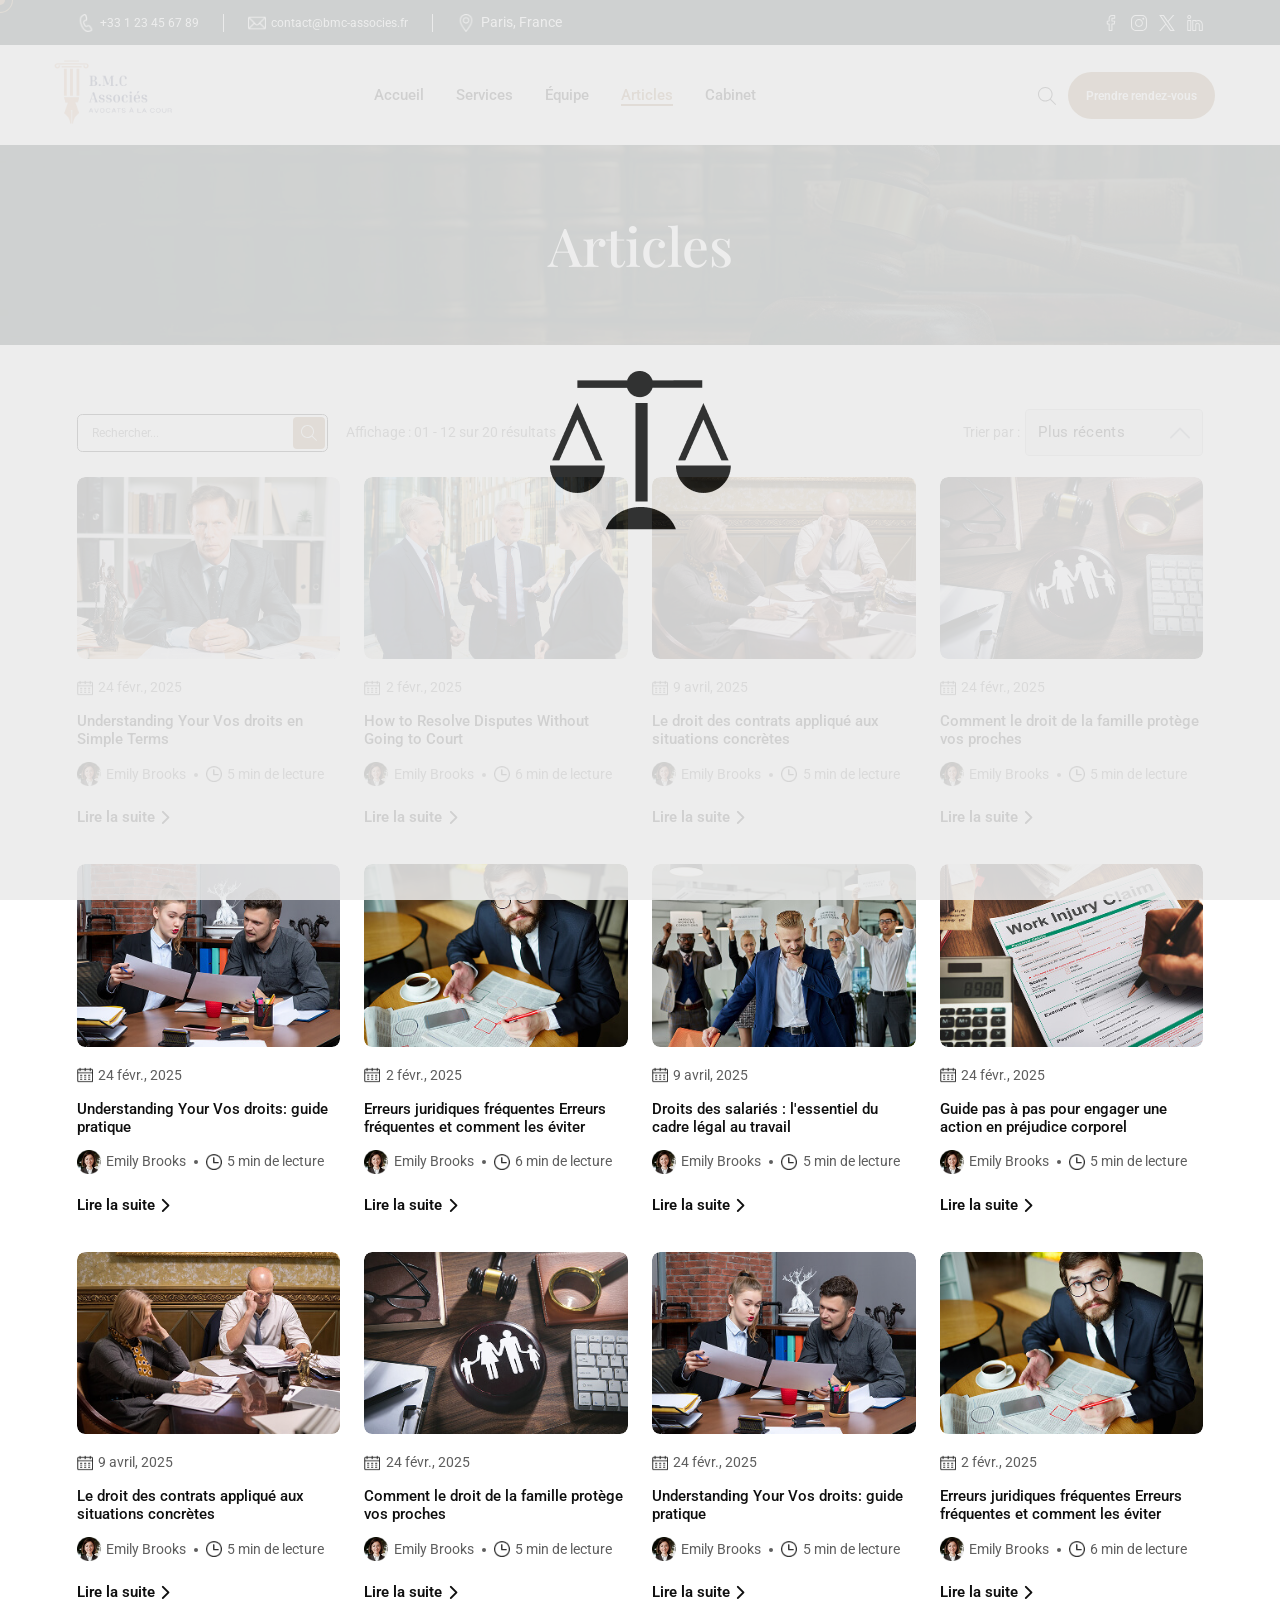
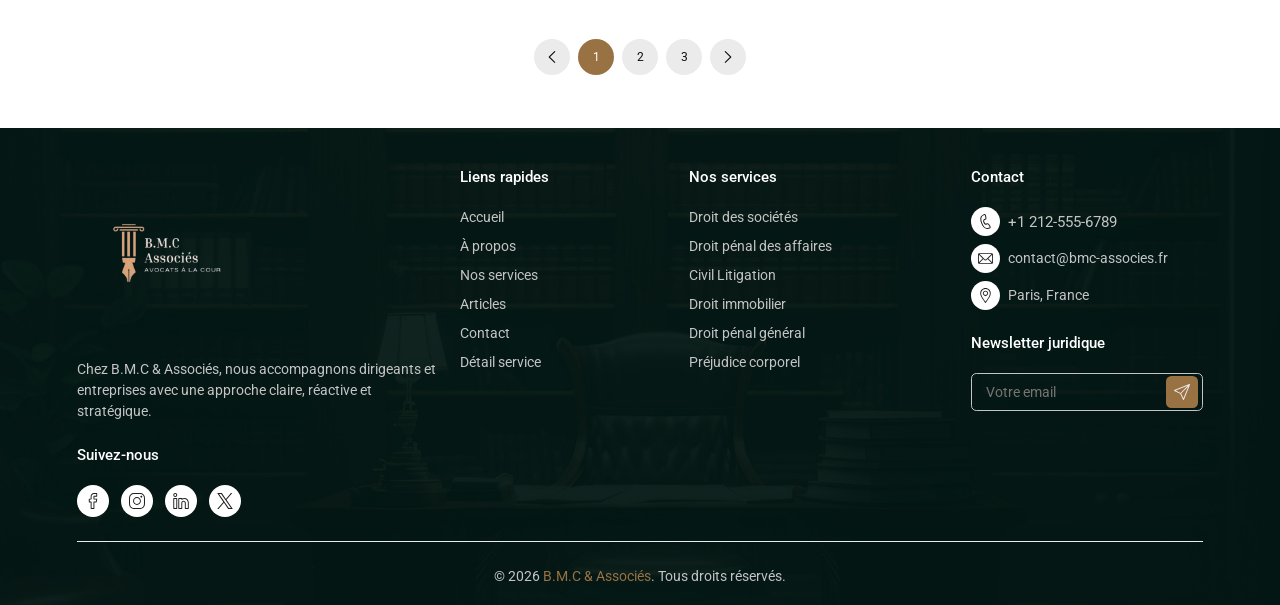
<file: blogs.html>
﻿<!DOCTYPE html>
<html lang="fr">

<head>
    <meta charset="UTF-8">
    <meta http-equiv="X-UA-Compatible" content="IE=edge">
    <meta name="viewport" content="width=device-width, initial-scale=1, shrink-to-fit=no">
    <meta name="description" content="Analyses juridiques et actualites du cabinet BMC Avocats.">
    <meta name="robots" content="index,follow">
    <meta property="og:locale" content="fr_FR">
    <meta property="og:type" content="website">
    
    <meta property="og:title" content="Articles | BMC Avocats">
    <meta property="og:description" content="Analyses juridiques et actualites du cabinet BMC Avocats.">

    <title>Articles | BMC Avocats</title>
    <link rel="canonical" href="https://www.bmc-avocats.fr/blogs.html">

    <!-- Favicon -->
    <link rel="shortcut icon" type="image/x-icon" href="assets/media/favicon.png">

    <!-- All CSS files -->
    <link rel="stylesheet" href="assets/css/vendor/font-awesome.css">
    <link rel="stylesheet" href="assets/css/vendor/slick-theme.css">
    <link rel="stylesheet" href="assets/css/vendor/slick-slider.css">
    <link rel="stylesheet" href="assets/css/vendor/bootstrap.min.css">
    <link rel="stylesheet" href="assets/css/app.css">

</head>

<body>

    <!-- Cursor Style -->
    <div id="cursor"></div>
    <div id="cursor-border"></div>
    <!-- Cursor Style -->

    <!-- Preloader START -->
    <div class="page-loader" id="preloader">
        <div class="preloader-container">
            <img src="assets/media/preloader/1.png" class="top-bar" alt="">
            <div class="preloader">
                <img src="assets/media/preloader/2.png" class="lefthandle" alt="">
                <img src="assets/media/preloader/3.png" alt="">
                <img src="assets/media/preloader/2.png" class="righthandle" alt="">
            </div>
        </div>
    </div>
    <!-- Preloader END -->


    <!-- Main Wrapper Start -->
    <div id="scroll-container" class="main-wrapper">

        <!-- Header Menu Start -->
        <div class="header-top">
            <div class="container-fluid">
                <div class="header-top-wrapper">
                    <div class="left-contact-block">
                        <div class="info-block">
                            <img src="assets/media/vector/call-vector.png" alt="">
                            <a href="tel:+33123456789" class="hover-content">+33 1 23 45 67 89</a>
                        </div>
                        <div class="info-block">
                            <img src="assets/media/vector/mail-vector.png" alt="">
                            <a href="mailto:contact@bmc-associes.fr" class="hover-content">contact@bmc-associes.fr</a>
                        </div>
                        <div class="info-block">
                            <img src="assets/media/vector/location-vector.png" alt="">
                            <p class="white">Paris, France</p>
                        </div>
                    </div>
                    <div class="right-links-block">
                        <a href="" class="link">
                            <svg xmlns="http://www.w3.org/2000/svg" width="20" height="20" viewBox="0 0 20 20"
                                fill="none">
                                <path
                                    d="M14.6875 4.6875C15.0109 4.6875 15.2734 4.425 15.2734 4.10156V0.585938C15.2734 0.2625 15.0109 0 14.6875 0H11.1719C8.91016 0 7.07031 1.83984 7.07031 4.10156V7.03125H5.3125C4.98906 7.03125 4.72656 7.29375 4.72656 7.61719V11.1328C4.72656 11.4563 4.98906 11.7188 5.3125 11.7188H7.07031V19.4141C7.07031 19.7375 7.33281 20 7.65625 20H11.1719C11.4953 20 11.7578 19.7375 11.7578 19.4141V11.7188H14.1016C14.3879 11.7188 14.6324 11.5117 14.6797 11.2293L15.2656 7.71367C15.2938 7.54375 15.2461 7.36992 15.1348 7.23828C15.0234 7.10703 14.8598 7.03125 14.6875 7.03125H11.7578V4.6875H14.6875ZM11.1719 8.20312H13.9957L13.6051 10.5469H11.1719C10.8484 10.5469 10.5859 10.8094 10.5859 11.1328V18.8281H8.24219V11.1328C8.24219 10.8094 7.97969 10.5469 7.65625 10.5469H5.89844V8.20312H7.65625C7.97969 8.20312 8.24219 7.94063 8.24219 7.61719V4.10156C8.24219 2.48633 9.55664 1.17188 11.1719 1.17188H14.1016V3.51562H11.1719C10.8484 3.51562 10.5859 3.77813 10.5859 4.10156V7.61719C10.5859 7.94063 10.8484 8.20312 11.1719 8.20312Z"
                                    fill="#EBEBEB" />
                            </svg>
                        </a>
                        <a href="" class="link">
                            <svg xmlns="http://www.w3.org/2000/svg" width="20" height="20" viewBox="0 0 20 20"
                                fill="none">
                                <g clip-path="url(#clip0_17753_3781)">
                                    <path
                                        d="M10.1968 20C10.1306 20 10.0644 20 9.99771 19.9997C8.43002 20.0035 6.9815 19.9637 5.57281 19.878C4.28131 19.7994 3.10242 19.3531 2.16339 18.5874C1.25732 17.8485 0.63858 16.8495 0.324402 15.6185C0.0509644 14.5467 0.0364685 13.4946 0.022583 12.477C0.0125122 11.7469 0.00213623 10.8817 0 10.0019C0.00213623 9.11838 0.0125122 8.25321 0.022583 7.52307C0.0364685 6.50562 0.0509644 5.45352 0.324402 4.38159C0.63858 3.15052 1.25732 2.15152 2.16339 1.41269C3.10242 0.647006 4.28131 0.200687 5.57297 0.122104C6.98166 0.036502 8.43048 -0.00347599 10.0015 0.000338713C11.5697 -0.00301822 13.0177 0.036502 14.4264 0.122104C15.7179 0.200687 16.8968 0.647006 17.8358 1.41269C18.7421 2.15152 19.3607 3.15052 19.6748 4.38159C19.9483 5.45337 19.9628 6.50562 19.9767 7.52307C19.9867 8.25321 19.9972 9.11838 19.9992 9.9982V10.0019C19.9972 10.8817 19.9867 11.7469 19.9767 12.477C19.9628 13.4944 19.9484 14.5465 19.6748 15.6185C19.3607 16.8495 18.7421 17.8485 17.8358 18.5874C16.8968 19.3531 15.7179 19.7994 14.4264 19.878C13.0774 19.9601 11.6916 20 10.1968 20ZM9.99771 18.761C11.5399 18.7647 12.9559 18.7256 14.3315 18.642C15.3081 18.5826 16.46 17.9421 17.1537 17.3764C17.7948 16.8535 18.2364 16.1321 18.4661 15.2321C18.6937 14.3399 18.7069 13.382 18.7195 12.4556C18.7294 11.7304 18.7398 10.8713 18.7419 10C18.7398 9.1286 18.7294 8.26969 18.7195 7.54444C18.7069 6.61807 18.6937 5.66013 18.4661 4.76779C18.2364 3.86783 17.7948 3.1464 17.1537 2.62348C16.46 2.05799 15.3081 1.43619 14.3315 1.37683C12.9559 1.29306 11.5399 1.25445 10.0014 1.25781C8.45947 1.25415 7.0433 1.29764 5.66772 1.38141C4.69116 1.44077 3.64605 1.85959 2.95239 2.42508C2.31121 2.948 1.75088 3.86783 1.52123 4.76779C1.29357 5.66013 1.28045 6.61792 1.26779 7.54444C1.25787 8.2703 1.24749 9.12982 1.24535 10.0019C1.24749 10.8701 1.25787 11.7298 1.26779 12.4556C1.28045 13.382 1.29357 14.3399 1.52123 15.2321C1.75088 16.1321 2.19247 16.8535 2.83364 17.3764C3.52731 17.9419 4.69116 18.5826 5.66772 18.642C7.0433 18.7258 8.45978 18.7648 9.99771 18.761ZM9.96048 14.8828C7.26822 14.8828 5.07767 12.6924 5.07767 10C5.07767 7.30762 7.26822 5.11722 9.96048 5.11722C12.6529 5.11722 14.8433 7.30762 14.8433 10C14.8433 12.6924 12.6529 14.8828 9.96048 14.8828ZM10.0014 6.25416C7.80598 6.25416 6.26095 7.7992 6.26095 9.9982C6.26095 11.829 7.6453 13.7609 9.97978 13.7609C11.8107 13.7609 13.7142 12.0264 13.7142 9.9982C13.7142 8.16745 12.3175 6.25416 10.0014 6.25416ZM15.3902 3.55472C14.743 3.55472 14.2183 4.07932 14.2183 4.7266C14.2183 5.37387 14.743 5.89847 15.3902 5.89847C16.0374 5.89847 16.562 5.37387 16.562 4.7266C16.562 4.07932 16.0374 3.55472 15.3902 3.55472Z"
                                        fill="#EBEBEB" />
                                </g>
                                <defs>
                                    <clipPath>
                                        <rect width="20" height="20" fill="white" />
                                    </clipPath>
                                </defs>
                            </svg>
                        </a>
                        <a href="" class="link">
                            <svg xmlns="http://www.w3.org/2000/svg" width="20" height="20" viewBox="0 0 20 20"
                                fill="none">
                                <g clip-path="url(#clip0_17753_3783)">
                                    <path
                                        d="M11.8683 8.46864L19.1537 0H17.4273L11.1014 7.3532L6.04897 0H0.221558L7.86186 11.1193L0.221558 20H1.94805L8.62833 12.2348L13.9641 20H19.7915L11.8679 8.46864H11.8683ZM9.50367 11.2173L8.72954 10.1101L2.57013 1.29967H5.22192L10.1926 8.40994L10.9668 9.51718L17.4281 18.7594H14.7763L9.50367 11.2177V11.2173Z"
                                        fill="#EBEBEB" />
                                </g>
                                <defs>
                                    <clipPath>
                                        <rect width="20" height="20" fill="white" />
                                    </clipPath>
                                </defs>
                            </svg>
                        </a>
                        <a href="" class="link">
                            <svg xmlns="http://www.w3.org/2000/svg" width="20" height="20" viewBox="0 0 20 20"
                                fill="none">
                                <g clip-path="url(#clip0_17753_3785)">
                                    <path
                                        d="M4.70306 6.27594H0.9375C0.613861 6.27594 0.351562 6.53839 0.351562 6.86188V19.4141C0.351562 19.7377 0.613861 20 0.9375 20H4.70306C5.0267 20 5.289 19.7377 5.289 19.4141V6.86188C5.289 6.53839 5.0267 6.27594 4.70306 6.27594ZM4.11713 18.8281H1.52344V7.44781H4.11713V18.8281Z"
                                        fill="#EBEBEB" />
                                    <path
                                        d="M2.82043 0C1.45905 0 0.351562 1.10748 0.351562 2.46857C0.351562 3.82996 1.45905 4.93729 2.82043 4.93729C4.18167 4.93729 5.289 3.8298 5.289 2.46857C5.289 1.10748 4.18167 0 2.82043 0ZM2.82043 3.76541C2.10526 3.76541 1.52344 3.18375 1.52344 2.46857C1.52344 1.75354 2.10526 1.17188 2.82043 1.17188C3.53546 1.17188 4.11713 1.75354 4.11713 2.46857C4.11713 3.18375 3.53546 3.76541 2.82043 3.76541Z"
                                        fill="#EBEBEB" />
                                    <path
                                        d="M14.1176 6.19308C13.2269 6.19308 12.3491 6.40778 11.563 6.80939C11.5363 6.51047 11.2852 6.27594 10.9793 6.27594H7.21344C6.88995 6.27594 6.6275 6.53839 6.6275 6.86188V19.4141C6.6275 19.7377 6.88995 20 7.21344 20H10.9793C11.3029 20 11.5652 19.7377 11.5652 19.4141V12.5104C11.5652 11.6223 12.2879 10.8998 13.176 10.8998C14.064 10.8998 14.7864 11.6223 14.7864 12.5104V19.4141C14.7864 19.7377 15.0488 20 15.3723 20H19.138C19.4617 20 19.724 19.7377 19.724 19.4141V11.7995C19.724 8.70804 17.209 6.19308 14.1176 6.19308ZM18.5521 18.8281H15.9584V12.5104C15.9584 10.9761 14.7102 9.72794 13.1761 9.72794C11.6417 9.72794 10.3934 10.9761 10.3934 12.5104V18.8281H7.79953V7.44781H10.3934V7.88071C10.3934 8.10608 10.5226 8.31146 10.7259 8.40897C10.929 8.50647 11.17 8.4787 11.346 8.33786C12.1394 7.70142 13.098 7.36496 14.1176 7.36496C16.5628 7.36496 18.5521 9.35425 18.5521 11.7995V18.8281Z"
                                        fill="#EBEBEB" />
                                </g>
                                <defs>
                                    <clipPath>
                                        <rect width="20" height="20" fill="white" />
                                    </clipPath>
                                </defs>
                            </svg>
                        </a>
                    </div>
                </div>
            </div>
        </div>
        <header class="main-menu">
            <div class="header-section">
                <div class="container-fluid">
                    <div class="header-center">
                        <div class="row align-items-center justify-content-between gap-24">
                            <div class="col-xl-2 col-lg-3 col-5">
                                <a href="index.html" class="header-logo bmc-logo-inline"><img src="assets/media/logo-1-nobg.png" alt="BMC Avocats"></a>
                            </div>
                            <div class="col-lg-5 col-1 d-md-flex d-none">
                                <nav class="navigation">
                                    <div class="menu-button-right">
                                        <div class="main-menu__nav">
                                            <ul class="main-menu__list">
                                                <li>
                                                    <a href="index.html">Accueil</a>
                                                </li>
                                                <li class="dropdown">
                                                    <a href="javascript:void(0);">Services</a>
                                                    <ul class="sub-menu">
                                                        <li><a href="services.html">Services</a></li>
                                                        <li><a href="service-detail.html">Détail service</a></li>
                                                    </ul>
                                                </li>
                                                <li class="dropdown">
                                                    <a href="javascript:void(0);">Équipe</a>
                                                    <ul class="sub-menu">
                                                        <li><a href="team.html">Équipe</a></li>
                                                        <li><a href="team-detail.html">Profil avocat</a></li>
                                                    </ul>
                                                </li>
                                                <li class="dropdown">
                                                    <a href="javascript:void(0);" class="active">Articles</a>
                                                    <ul>
                                                        <li><a href="blog-grid.html">Articles</a></li>
                                                        <li><a href="blog-grid-sidebar.html">Articles</a></li>
                                                        <li><a href="blog-detail.html">Article</a></li>
                                                    </ul>
                                                </li>
                                                <li class="dropdown">
                                                    <a href="javascript:void(0);">Cabinet</a>
                                                    <ul>
                                                        <li><a href="about.html">À propos</a></li>
                                                        <li><a href="case-study.html">Études de cas</a></li>
                                                        <li><a href="case-study-detail.html">Détail étude de cas</a></li>
                                                        <li><a href="appointment.html">Prendre rendez-vous</a></li>
                                                        <li><a href="contact.html">Contact</a></li>
                                                    </ul>
                                                </li>
                                            </ul>
                                        </div>
                                    </div>
                                </nav>
                            </div>
                            <div class="col-xl-4 col-lg-3 col-5 p-0">
                                <div class="header-buttons">
                                    <div class="right-nav d-sm-flex d-none">
                                        <form action="index.html">
                                            <div class="search-block">
                                                <input type="text" class="input-search form-control" name="search"
                                                    id="searchbar" placeholder="Rechercher...">
                                                <a href="javascript:;" class="button-block search-toggler">
                                                    <svg xmlns="http://www.w3.org/2000/svg" width="24" height="24"
                                                        viewBox="0 0 24 24" fill="none">
                                                        <path
                                                            d="M9.74062 0C15.1116 0 19.4812 4.36964 19.4812 9.74063C19.4812 12.1734 18.5847 14.4008 17.1047 16.1097L23.7941 22.7997C24.0687 23.0743 24.0686 23.5195 23.794 23.7941C23.5194 24.0687 23.0743 24.0686 22.7997 23.7941L16.1104 17.1041C14.4014 18.5845 12.1738 19.4813 9.74062 19.4813C4.36964 19.4813 0 15.1116 0 9.74063C0 4.36964 4.36964 0 9.74062 0ZM9.74062 18.075C14.3362 18.075 18.075 14.3362 18.075 9.74063C18.075 5.14505 14.3362 1.40625 9.74062 1.40625C5.14505 1.40625 1.40625 5.14505 1.40625 9.74063C1.40625 14.3362 5.14505 18.075 9.74062 18.075Z"
                                                            fill="#1E1F20" />
                                                    </svg>
                                                </a>
                                            </div>
                                        </form>
                                        <a href="appointment.html" class="header-cus-btn">
                                            <span class="text">Prendre rendez-vous</span>
                                        </a>
                                    </div>

                                    <a href="#" class="main-menu__toggler mobile-nav__toggler">
                                        <img src="assets/media/icons/menu-2.png" alt="">
                                    </a>
                                </div>
                            </div>
                        </div>
                    </div>
                </div>
            </div>
        </header>
        <!-- Header Menu End -->

        <div class="stricky-header stricked-menu">
            <div class="">
                <div class="sticky-header__content"></div>
            </div>
        </div>

        <!-- Main Sections -->
        <main class="main-wrapper">

            <!-- Title Banner Start -->
            <section class="title-banner mb-96">
                <div class="container-fluid">
                    <h1>Articles</h1>
                </div>
            </section>
            <!-- Title Banner End -->

            <!-- Blog Section Start -->
            <div class="blog-sec mb-80">
                <div class="container-fluid">
                    <div class="blog-heading mb-24">
                        <div class="d-flex align-items-center gap-24">
                            <form class="search-form">
                                <input type="text" name="search" id="searchBar1" placeholder="Rechercher...">
                                <button type="submit" class="news-button">
                                    <svg xmlns="http://www.w3.org/2000/svg" width="20" height="20" viewBox="0 0 20 20"
                                        fill="none">
                                        <g clip-path="url(#clip0_17696_3861)">
                                            <path
                                                d="M8.11719 0C12.593 0 16.2344 3.64137 16.2344 8.11719C16.2344 10.1445 15.4873 12.0007 14.2539 13.4247L19.8284 18.9998C20.0572 19.2286 20.0572 19.5996 19.8284 19.8284C19.5995 20.0573 19.2286 20.0572 18.9997 19.8284L13.4254 14.2534C12.0012 15.4871 10.1448 16.2344 8.11719 16.2344C3.64137 16.2344 0 12.593 0 8.11719C0 3.64137 3.64137 0 8.11719 0ZM8.11719 15.0625C11.9469 15.0625 15.0625 11.9468 15.0625 8.11719C15.0625 4.28754 11.9468 1.17187 8.11719 1.17187C4.28754 1.17187 1.17188 4.28754 1.17188 8.11719C1.17188 11.9468 4.28754 15.0625 8.11719 15.0625Z"
                                                fill="#EBEBEB" />
                                        </g>
                                        <defs>
                                            <clipPath>
                                                <rect width="20" height="20" fill="white" />
                                            </clipPath>
                                        </defs>
                                    </svg>
                                </button>
                            </form>
                            <p>Affichage : 01 - 12 sur 20 résultats</p>
                        </div>
                        <div class="d-flex gap-8 align-items-center">
                            <p class="flex-shrink-0">Trier par :</p>
                            <div class="w-100 drop-container">
                                <div class="wrapper-dropdown form-control" id="dropdown-l2">
                                    <div class=" d-flex align-items-center justify-content-between">
                                        <span class="selected-display black" id="desation112">Plus récents</span>
                                        <svg id="drp-arrowe12" xmlns="http://www.w3.org/2000/svg" width="20" height="20"
                                            viewBox="0 0 20 20" fill="none" class="rotated">
                                            <path
                                                d="M19.7337 4.81165C19.3788 4.45668 18.8031 4.45662 18.4481 4.81171L10.0002 13.2598L1.55191 4.81165C1.19694 4.45668 0.621303 4.45662 0.266273 4.81171C-0.0887576 5.16674 -0.0887576 5.74232 0.266273 6.09735L9.35742 15.1883C9.52791 15.3587 9.75912 15.4545 10.0002 15.4545C10.2413 15.4545 10.4726 15.3587 10.643 15.1882L19.7337 6.09729C20.0888 5.74232 20.0888 5.16668 19.7337 4.81165Z"
                                                fill="#92949F"></path>
                                        </svg>
                                    </div>
                                    <ul class="topbar-dropdown">
                                        <li class="item">Droit pénal général</li>
                                        <li class="item">Droit des affaires</li>
                                        <li class="item">Contentieux commercial</li>
                                    </ul>
                                </div>
                            </div>
                        </div>
                    </div>
                    <div class="row row-gap-4">
                        <div class="col-lg-3 col-md-4">
                            <div class="blog-card">
                                <a href="blog-detail.html" class="card-img">
                                    <img src="assets/media/blogs/img-1.jpg" alt="">
                                </a>
                                <div class="card-content">
                                    <div class="d-flex align-items-center gap-8 mb-16">
                                        <img src="assets/media/vector/calender-vector.png" class="card-vectors" alt="">
                                        <p>24 févr., 2025</p>
                                    </div>
                                    <a href="blog-detail.html" class="h6 fw-500 hover-content mb-16">Understanding Your
                                        Vos droits en
                                        Simple Terms</a>
                                    <div class="d-flex align-items-center gap-12 mb-24">
                                        <div class="d-flex align-items-center gap-8">
                                            <img src="assets/media/user/card-user.png" class="card-user" alt="">
                                            <p>Emily Brooks</p>
                                        </div>
                                        <div class="dot">
                                            <svg xmlns="http://www.w3.org/2000/svg" width="4" height="4"
                                                viewBox="0 0 4 4" fill="none">
                                                <circle cx="2" cy="2" r="2" fill="#5E5E5E" />
                                            </svg>
                                        </div>
                                        <div class="d-flex align-items-center gap-8">
                                            <img src="assets/media/vector/clock-vector.png" class="card-vectors" alt="">
                                            <p>5 min de lecture</p>
                                        </div>
                                    </div>
                                    <a href="blog-detail.html" class="card-btn">
                                        <span>Lire la suite</span>
                                        <i class="fa-solid fa-chevron-right"></i>
                                    </a>
                                </div>
                            </div>
                        </div>
                        <div class="col-lg-3 col-md-4">
                            <div class="blog-card">
                                <a href="blog-detail.html" class="card-img">
                                    <img src="assets/media/blogs/img-2.jpg" alt="">
                                </a>
                                <div class="card-content">
                                    <div class="d-flex align-items-center gap-8 mb-16">
                                        <img src="assets/media/vector/calender-vector.png" class="card-vectors" alt="">
                                        <p>2 févr., 2025</p>
                                    </div>
                                    <a href="blog-detail.html" class="h6 fw-500 hover-content mb-16">How to Resolve
                                        Disputes Without Going
                                        to Court</a>
                                    <div class="d-flex align-items-center gap-12 mb-24">
                                        <div class="d-flex align-items-center gap-8">
                                            <img src="assets/media/user/card-user.png" class="card-user" alt="">
                                            <p>Emily Brooks</p>
                                        </div>
                                        <div class="dot">
                                            <svg xmlns="http://www.w3.org/2000/svg" width="4" height="4"
                                                viewBox="0 0 4 4" fill="none">
                                                <circle cx="2" cy="2" r="2" fill="#5E5E5E" />
                                            </svg>
                                        </div>
                                        <div class="d-flex align-items-center gap-8">
                                            <img src="assets/media/vector/clock-vector.png" class="card-vectors" alt="">
                                            <p>6 min de lecture</p>
                                        </div>
                                    </div>
                                    <a href="blog-detail.html" class="card-btn">
                                        <span>Lire la suite</span>
                                        <i class="fa-solid fa-chevron-right"></i>
                                    </a>
                                </div>
                            </div>
                        </div>
                        <div class="col-lg-3 col-md-4">
                            <div class="blog-card">
                                <a href="blog-detail.html" class="card-img">
                                    <img src="assets/media/blogs/img-3.jpg" alt="">
                                </a>
                                <div class="card-content">
                                    <div class="d-flex align-items-center gap-8 mb-16">
                                        <img src="assets/media/vector/calender-vector.png" class="card-vectors" alt="">
                                        <p>9 avril, 2025</p>
                                    </div>
                                    <a href="blog-detail.html" class="h6 fw-500 hover-content mb-16">Le droit des contrats appliqué aux situations concrètes</a>
                                    <div class="d-flex align-items-center gap-12 mb-24">
                                        <div class="d-flex align-items-center gap-8">
                                            <img src="assets/media/user/card-user.png" class="card-user" alt="">
                                            <p>Emily Brooks</p>
                                        </div>
                                        <div class="dot">
                                            <svg xmlns="http://www.w3.org/2000/svg" width="4" height="4"
                                                viewBox="0 0 4 4" fill="none">
                                                <circle cx="2" cy="2" r="2" fill="#5E5E5E" />
                                            </svg>
                                        </div>
                                        <div class="d-flex align-items-center gap-8">
                                            <img src="assets/media/vector/clock-vector.png" class="card-vectors" alt="">
                                            <p>5 min de lecture</p>
                                        </div>
                                    </div>
                                    <a href="blog-detail.html" class="card-btn">
                                        <span>Lire la suite</span>
                                        <i class="fa-solid fa-chevron-right"></i>
                                    </a>
                                </div>
                            </div>
                        </div>
                        <div class="col-lg-3 col-md-4">
                            <div class="blog-card">
                                <a href="blog-detail.html" class="card-img">
                                    <img src="assets/media/blogs/img-4.jpg" alt="">
                                </a>
                                <div class="card-content">
                                    <div class="d-flex align-items-center gap-8 mb-16">
                                        <img src="assets/media/vector/calender-vector.png" class="card-vectors" alt="">
                                        <p>24 févr., 2025</p>
                                    </div>
                                    <a href="blog-detail.html" class="h6 fw-500 hover-content mb-16">Comment le droit de la famille
                                        protège vos
                                        proches</a>
                                    <div class="d-flex align-items-center gap-12 mb-24">
                                        <div class="d-flex align-items-center gap-8">
                                            <img src="assets/media/user/card-user.png" class="card-user" alt="">
                                            <p>Emily Brooks</p>
                                        </div>
                                        <div class="dot">
                                            <svg xmlns="http://www.w3.org/2000/svg" width="4" height="4"
                                                viewBox="0 0 4 4" fill="none">
                                                <circle cx="2" cy="2" r="2" fill="#5E5E5E" />
                                            </svg>
                                        </div>
                                        <div class="d-flex align-items-center gap-8">
                                            <img src="assets/media/vector/clock-vector.png" class="card-vectors" alt="">
                                            <p>5 min de lecture</p>
                                        </div>
                                    </div>
                                    <a href="blog-detail.html" class="card-btn">
                                        <span>Lire la suite</span>
                                        <i class="fa-solid fa-chevron-right"></i>
                                    </a>
                                </div>
                            </div>
                        </div>
                        <div class="col-lg-3 col-md-4">
                            <div class="blog-card">
                                <a href="blog-detail.html" class="card-img">
                                    <img src="assets/media/blogs/img-5.jpg" alt="">
                                </a>
                                <div class="card-content">
                                    <div class="d-flex align-items-center gap-8 mb-16">
                                        <img src="assets/media/vector/calender-vector.png" class="card-vectors" alt="">
                                        <p>24 févr., 2025</p>
                                    </div>
                                    <a href="blog-detail.html" class="h6 fw-500 hover-content mb-16">Understanding Your
                                        Vos droits: guide pratique</a>
                                    <div class="d-flex align-items-center gap-12 mb-24">
                                        <div class="d-flex align-items-center gap-8">
                                            <img src="assets/media/user/card-user.png" class="card-user" alt="">
                                            <p>Emily Brooks</p>
                                        </div>
                                        <div class="dot">
                                            <svg xmlns="http://www.w3.org/2000/svg" width="4" height="4"
                                                viewBox="0 0 4 4" fill="none">
                                                <circle cx="2" cy="2" r="2" fill="#5E5E5E" />
                                            </svg>
                                        </div>
                                        <div class="d-flex align-items-center gap-8">
                                            <img src="assets/media/vector/clock-vector.png" class="card-vectors" alt="">
                                            <p>5 min de lecture</p>
                                        </div>
                                    </div>
                                    <a href="blog-detail.html" class="card-btn">
                                        <span>Lire la suite</span>
                                        <i class="fa-solid fa-chevron-right"></i>
                                    </a>
                                </div>
                            </div>
                        </div>
                        <div class="col-lg-3 col-md-4">
                            <div class="blog-card">
                                <a href="blog-detail.html" class="card-img">
                                    <img src="assets/media/blogs/img-6.jpg" alt="">
                                </a>
                                <div class="card-content">
                                    <div class="d-flex align-items-center gap-8 mb-16">
                                        <img src="assets/media/vector/calender-vector.png" class="card-vectors" alt="">
                                        <p>2 févr., 2025</p>
                                    </div>
                                    <a href="blog-detail.html" class="h6 fw-500 hover-content mb-16">Erreurs juridiques fréquentes
                                        Erreurs fréquentes et comment les éviter</a>
                                    <div class="d-flex align-items-center gap-12 mb-24">
                                        <div class="d-flex align-items-center gap-8">
                                            <img src="assets/media/user/card-user.png" class="card-user" alt="">
                                            <p>Emily Brooks</p>
                                        </div>
                                        <div class="dot">
                                            <svg xmlns="http://www.w3.org/2000/svg" width="4" height="4"
                                                viewBox="0 0 4 4" fill="none">
                                                <circle cx="2" cy="2" r="2" fill="#5E5E5E" />
                                            </svg>
                                        </div>
                                        <div class="d-flex align-items-center gap-8">
                                            <img src="assets/media/vector/clock-vector.png" class="card-vectors" alt="">
                                            <p>6 min de lecture</p>
                                        </div>
                                    </div>
                                    <a href="blog-detail.html" class="card-btn">
                                        <span>Lire la suite</span>
                                        <i class="fa-solid fa-chevron-right"></i>
                                    </a>
                                </div>
                            </div>
                        </div>
                        <div class="col-lg-3 col-md-4">
                            <div class="blog-card">
                                <a href="blog-detail.html" class="card-img">
                                    <img src="assets/media/blogs/img-7.jpg" alt="">
                                </a>
                                <div class="card-content">
                                    <div class="d-flex align-items-center gap-8 mb-16">
                                        <img src="assets/media/vector/calender-vector.png" class="card-vectors" alt="">
                                        <p>9 avril, 2025</p>
                                    </div>
                                    <a href="blog-detail.html" class="h6 fw-500 hover-content mb-16">Droits des salariés : l'essentiel du cadre légal au travail</a>
                                    <div class="d-flex align-items-center gap-12 mb-24">
                                        <div class="d-flex align-items-center gap-8">
                                            <img src="assets/media/user/card-user.png" class="card-user" alt="">
                                            <p>Emily Brooks</p>
                                        </div>
                                        <div class="dot">
                                            <svg xmlns="http://www.w3.org/2000/svg" width="4" height="4"
                                                viewBox="0 0 4 4" fill="none">
                                                <circle cx="2" cy="2" r="2" fill="#5E5E5E" />
                                            </svg>
                                        </div>
                                        <div class="d-flex align-items-center gap-8">
                                            <img src="assets/media/vector/clock-vector.png" class="card-vectors" alt="">
                                            <p>5 min de lecture</p>
                                        </div>
                                    </div>
                                    <a href="blog-detail.html" class="card-btn">
                                        <span>Lire la suite</span>
                                        <i class="fa-solid fa-chevron-right"></i>
                                    </a>
                                </div>
                            </div>
                        </div>
                        <div class="col-lg-3 col-md-4">
                            <div class="blog-card">
                                <a href="blog-detail.html" class="card-img">
                                    <img src="assets/media/blogs/img-8.jpg" alt="">
                                </a>
                                <div class="card-content">
                                    <div class="d-flex align-items-center gap-8 mb-16">
                                        <img src="assets/media/vector/calender-vector.png" class="card-vectors" alt="">
                                        <p>24 févr., 2025</p>
                                    </div>
                                    <a href="blog-detail.html" class="h6 fw-500 hover-content mb-16">Guide pas à pas pour engager une action en préjudice corporel</a>
                                    <div class="d-flex align-items-center gap-12 mb-24">
                                        <div class="d-flex align-items-center gap-8">
                                            <img src="assets/media/user/card-user.png" class="card-user" alt="">
                                            <p>Emily Brooks</p>
                                        </div>
                                        <div class="dot">
                                            <svg xmlns="http://www.w3.org/2000/svg" width="4" height="4"
                                                viewBox="0 0 4 4" fill="none">
                                                <circle cx="2" cy="2" r="2" fill="#5E5E5E" />
                                            </svg>
                                        </div>
                                        <div class="d-flex align-items-center gap-8">
                                            <img src="assets/media/vector/clock-vector.png" class="card-vectors" alt="">
                                            <p>5 min de lecture</p>
                                        </div>
                                    </div>
                                    <a href="blog-detail.html" class="card-btn">
                                        <span>Lire la suite</span>
                                        <i class="fa-solid fa-chevron-right"></i>
                                    </a>
                                </div>
                            </div>
                        </div>
                        <div class="col-lg-3 col-md-4">
                            <div class="blog-card">
                                <a href="blog-detail.html" class="card-img">
                                    <img src="assets/media/blogs/img-3.jpg" alt="">
                                </a>
                                <div class="card-content">
                                    <div class="d-flex align-items-center gap-8 mb-16">
                                        <img src="assets/media/vector/calender-vector.png" class="card-vectors" alt="">
                                        <p>9 avril, 2025</p>
                                    </div>
                                    <a href="blog-detail.html" class="h6 fw-500 hover-content mb-16">Le droit des contrats appliqué aux situations concrètes</a>
                                    <div class="d-flex align-items-center gap-12 mb-24">
                                        <div class="d-flex align-items-center gap-8">
                                            <img src="assets/media/user/card-user.png" class="card-user" alt="">
                                            <p>Emily Brooks</p>
                                        </div>
                                        <div class="dot">
                                            <svg xmlns="http://www.w3.org/2000/svg" width="4" height="4"
                                                viewBox="0 0 4 4" fill="none">
                                                <circle cx="2" cy="2" r="2" fill="#5E5E5E" />
                                            </svg>
                                        </div>
                                        <div class="d-flex align-items-center gap-8">
                                            <img src="assets/media/vector/clock-vector.png" class="card-vectors" alt="">
                                            <p>5 min de lecture</p>
                                        </div>
                                    </div>
                                    <a href="blog-detail.html" class="card-btn">
                                        <span>Lire la suite</span>
                                        <i class="fa-solid fa-chevron-right"></i>
                                    </a>
                                </div>
                            </div>
                        </div>
                        <div class="col-lg-3 col-md-4">
                            <div class="blog-card">
                                <a href="blog-detail.html" class="card-img">
                                    <img src="assets/media/blogs/img-4.jpg" alt="">
                                </a>
                                <div class="card-content">
                                    <div class="d-flex align-items-center gap-8 mb-16">
                                        <img src="assets/media/vector/calender-vector.png" class="card-vectors" alt="">
                                        <p>24 févr., 2025</p>
                                    </div>
                                    <a href="blog-detail.html" class="h6 fw-500 hover-content mb-16">Comment le droit de la famille
                                        protège vos
                                        proches</a>
                                    <div class="d-flex align-items-center gap-12 mb-24">
                                        <div class="d-flex align-items-center gap-8">
                                            <img src="assets/media/user/card-user.png" class="card-user" alt="">
                                            <p>Emily Brooks</p>
                                        </div>
                                        <div class="dot">
                                            <svg xmlns="http://www.w3.org/2000/svg" width="4" height="4"
                                                viewBox="0 0 4 4" fill="none">
                                                <circle cx="2" cy="2" r="2" fill="#5E5E5E" />
                                            </svg>
                                        </div>
                                        <div class="d-flex align-items-center gap-8">
                                            <img src="assets/media/vector/clock-vector.png" class="card-vectors" alt="">
                                            <p>5 min de lecture</p>
                                        </div>
                                    </div>
                                    <a href="blog-detail.html" class="card-btn">
                                        <span>Lire la suite</span>
                                        <i class="fa-solid fa-chevron-right"></i>
                                    </a>
                                </div>
                            </div>
                        </div>
                        <div class="col-lg-3 col-md-4">
                            <div class="blog-card">
                                <a href="blog-detail.html" class="card-img">
                                    <img src="assets/media/blogs/img-5.jpg" alt="">
                                </a>
                                <div class="card-content">
                                    <div class="d-flex align-items-center gap-8 mb-16">
                                        <img src="assets/media/vector/calender-vector.png" class="card-vectors" alt="">
                                        <p>24 févr., 2025</p>
                                    </div>
                                    <a href="blog-detail.html" class="h6 fw-500 hover-content mb-16">Understanding Your
                                        Vos droits: guide pratique</a>
                                    <div class="d-flex align-items-center gap-12 mb-24">
                                        <div class="d-flex align-items-center gap-8">
                                            <img src="assets/media/user/card-user.png" class="card-user" alt="">
                                            <p>Emily Brooks</p>
                                        </div>
                                        <div class="dot">
                                            <svg xmlns="http://www.w3.org/2000/svg" width="4" height="4"
                                                viewBox="0 0 4 4" fill="none">
                                                <circle cx="2" cy="2" r="2" fill="#5E5E5E" />
                                            </svg>
                                        </div>
                                        <div class="d-flex align-items-center gap-8">
                                            <img src="assets/media/vector/clock-vector.png" class="card-vectors" alt="">
                                            <p>5 min de lecture</p>
                                        </div>
                                    </div>
                                    <a href="blog-detail.html" class="card-btn">
                                        <span>Lire la suite</span>
                                        <i class="fa-solid fa-chevron-right"></i>
                                    </a>
                                </div>
                            </div>
                        </div>
                        <div class="col-lg-3 col-md-4">
                            <div class="blog-card">
                                <a href="blog-detail.html" class="card-img">
                                    <img src="assets/media/blogs/img-6.jpg" alt="">
                                </a>
                                <div class="card-content">
                                    <div class="d-flex align-items-center gap-8 mb-16">
                                        <img src="assets/media/vector/calender-vector.png" class="card-vectors" alt="">
                                        <p>2 févr., 2025</p>
                                    </div>
                                    <a href="blog-detail.html" class="h6 fw-500 hover-content mb-16">Erreurs juridiques fréquentes
                                        Erreurs fréquentes et comment les éviter</a>
                                    <div class="d-flex align-items-center gap-12 mb-24">
                                        <div class="d-flex align-items-center gap-8">
                                            <img src="assets/media/user/card-user.png" class="card-user" alt="">
                                            <p>Emily Brooks</p>
                                        </div>
                                        <div class="dot">
                                            <svg xmlns="http://www.w3.org/2000/svg" width="4" height="4"
                                                viewBox="0 0 4 4" fill="none">
                                                <circle cx="2" cy="2" r="2" fill="#5E5E5E" />
                                            </svg>
                                        </div>
                                        <div class="d-flex align-items-center gap-8">
                                            <img src="assets/media/vector/clock-vector.png" class="card-vectors" alt="">
                                            <p>6 min de lecture</p>
                                        </div>
                                    </div>
                                    <a href="blog-detail.html" class="card-btn">
                                        <span>Lire la suite</span>
                                        <i class="fa-solid fa-chevron-right"></i>
                                    </a>
                                </div>
                            </div>
                        </div>
                    </div>
                    <div class="pagination mt-32">
                        <ul id="border-pagination" class="mb-0">
                            <li>
                                <a href="">
                                    <svg xmlns="http://www.w3.org/2000/svg" width="20" height="20" viewBox="0 0 20 20"
                                        fill="none">
                                        <path
                                            d="M15.1897 19.7337C15.5447 19.3788 15.5448 18.8031 15.1897 18.4481L6.7416 10.0002L15.1897 1.55191C15.5447 1.19694 15.5448 0.621303 15.1897 0.266273C14.8346 -0.0887576 14.2591 -0.0887576 13.904 0.266273L4.81312 9.35742C4.64263 9.52791 4.54688 9.75912 4.54688 10.0002C4.54688 10.2413 4.64269 10.4726 4.81318 10.643L13.9041 19.7337C14.2591 20.0888 14.8347 20.0888 15.1897 19.7337Z"
                                            fill="white" />
                                    </svg>
                                </a>
                            </li>
                            <li><a href="" class="active">1</a></li>
                            <li><a href="">2</a></li>
                            <li><a href="">3</a></li>
                            <li>
                                <a href="" class="">
                                    <svg xmlns="http://www.w3.org/2000/svg" width="12" height="20" viewBox="0 0 12 20"
                                        fill="none">
                                        <path
                                            d="M0.813117 0.266265C0.458148 0.621235 0.458087 1.19687 0.813178 1.5519L9.26124 9.99978L0.813117 18.4481C0.458148 18.8031 0.458087 19.3787 0.813178 19.7337C1.16821 20.0888 1.74378 20.0888 2.09881 19.7337L11.1897 10.6426C11.3602 10.4721 11.456 10.2409 11.456 9.99978C11.456 9.75869 11.3601 9.52742 11.1897 9.35699L2.09875 0.266326C1.74378 -0.088765 1.16815 -0.0887653 0.813117 0.266265Z"
                                            fill="white" />
                                    </svg>
                                </a>
                            </li>
                        </ul>
                    </div>
                </div>
            </div>
            <!-- Blog Section End -->

            <!-- FOOTER Start -->
            <footer>
                <div class="container-fluid">
                    <div class="row row-gap-5 mb-32">
                        <div class="col-lg-4">
                            <div>
                                <a href="" class="footer-logo mb-24"><img src="assets/media/logo-2-nobg.png"
                                        alt="footer-logo"></a>
                                <p class="mb-32 medium-gray">Chez B.M.C & Associés, nous accompagnons dirigeants et entreprises avec une approche claire, réactive et stratégique.
                                </p>
                                <h6 class="fw-500 mb-24 white">Suivez-nous</h6>
                                <ul class="unstyled social-link">
                                    <li>
                                        <a href="">
                                            <svg xmlns="http://www.w3.org/2000/svg" width="20" height="20"
                                                viewBox="0 0 20 20" fill="none">
                                                <path
                                                    d="M14.6875 4.6875C15.0109 4.6875 15.2734 4.425 15.2734 4.10156V0.585938C15.2734 0.2625 15.0109 0 14.6875 0H11.1718C8.91013 0 7.07028 1.83984 7.07028 4.10156V7.03125H5.31247C4.98903 7.03125 4.72653 7.29375 4.72653 7.61719V11.1328C4.72653 11.4562 4.98903 11.7188 5.31247 11.7188H7.07028V19.4141C7.07028 19.7375 7.33278 20 7.65622 20H11.1718C11.4953 20 11.7578 19.7375 11.7578 19.4141V11.7188H14.1015C14.3879 11.7188 14.6324 11.5117 14.6797 11.2293L15.2656 7.71367C15.2937 7.54375 15.2461 7.36992 15.1347 7.23828C15.0234 7.10703 14.8597 7.03125 14.6875 7.03125H11.7578V4.6875H14.6875ZM11.1718 8.20312H13.9957L13.605 10.5469H11.1718C10.8484 10.5469 10.5859 10.8094 10.5859 11.1328V18.8281H8.24216V11.1328C8.24216 10.8094 7.97966 10.5469 7.65622 10.5469H5.89841V8.20312H7.65622C7.97966 8.20312 8.24216 7.94062 8.24216 7.61719V4.10156C8.24216 2.48633 9.55661 1.17188 11.1718 1.17188H14.1015V3.51562H11.1718C10.8484 3.51562 10.5859 3.77813 10.5859 4.10156V7.61719C10.5859 7.94062 10.8484 8.20312 11.1718 8.20312Z"
                                                    fill="#EBEBEB" />
                                            </svg>
                                        </a>
                                    </li>
                                    <li><a href="">
                                            <svg xmlns="http://www.w3.org/2000/svg" width="20" height="20"
                                                viewBox="0 0 20 20" fill="none">
                                                <g clip-path="url(#clip0_17799_4114)">
                                                    <path
                                                        d="M10.1968 19.9999C10.1306 19.9999 10.0644 19.9999 9.99771 19.9996C8.43002 20.0035 6.9815 19.9636 5.57281 19.8779C4.28131 19.7993 3.10242 19.353 2.16339 18.5873C1.25732 17.8485 0.63858 16.8495 0.324402 15.6184C0.0509644 14.5466 0.0364685 13.4945 0.022583 12.4769C0.0125122 11.7468 0.00213623 10.8816 0 10.0018C0.00213623 9.11829 0.0125122 8.25312 0.022583 7.52298C0.0364685 6.50553 0.0509644 5.45343 0.324402 4.3815C0.63858 3.15043 1.25732 2.15143 2.16339 1.4126C3.10242 0.646916 4.28131 0.200597 5.57297 0.122014C6.98166 0.0364124 8.43048 -0.00356563 10.0015 0.000249067C11.5697 -0.00310787 13.0177 0.0364124 14.4264 0.122014C15.7179 0.200597 16.8968 0.646916 17.8358 1.4126C18.7421 2.15143 19.3607 3.15043 19.6748 4.3815C19.9483 5.45328 19.9628 6.50553 19.9767 7.52298C19.9867 8.25312 19.9972 9.11829 19.9992 9.99811V10.0018C19.9972 10.8816 19.9867 11.7468 19.9767 12.4769C19.9628 13.4944 19.9484 14.5465 19.6748 15.6184C19.3607 16.8495 18.7421 17.8485 17.8358 18.5873C16.8968 19.353 15.7179 19.7993 14.4264 19.8779C13.0774 19.96 11.6916 19.9999 10.1968 19.9999ZM9.99771 18.7609C11.5399 18.7646 12.9559 18.7255 14.3315 18.6419C15.3081 18.5825 16.46 17.942 17.1537 17.3763C17.7948 16.8534 18.2364 16.132 18.4661 15.232C18.6937 14.3398 18.7069 13.3819 18.7195 12.4555C18.7294 11.7303 18.7398 10.8712 18.7419 9.99994C18.7398 9.12851 18.7294 8.2696 18.7195 7.54435C18.7069 6.61798 18.6937 5.66004 18.4661 4.7677C18.2364 3.86774 17.7948 3.14631 17.1537 2.62339C16.46 2.0579 15.3081 1.4361 14.3315 1.37674C12.9559 1.29297 11.5399 1.25436 10.0014 1.25772C8.45947 1.25406 7.0433 1.29755 5.66772 1.38132C4.69116 1.44068 3.64605 1.8595 2.95239 2.42499C2.31121 2.94791 1.75088 3.86774 1.52123 4.7677C1.29357 5.66004 1.28045 6.61783 1.26779 7.54435C1.25787 8.27021 1.24749 9.12973 1.24535 10.0018C1.24749 10.87 1.25787 11.7297 1.26779 12.4555C1.28045 13.3819 1.29357 14.3398 1.52123 15.232C1.75088 16.132 2.19247 16.8534 2.83364 17.3763C3.52731 17.9418 4.69116 18.5825 5.66772 18.6419C7.0433 18.7257 8.45978 18.7647 9.99771 18.7609ZM9.96048 14.8828C7.26822 14.8828 5.07767 12.6924 5.07767 9.99994C5.07767 7.30753 7.26822 5.11713 9.96048 5.11713C12.6529 5.11713 14.8433 7.30753 14.8433 9.99994C14.8433 12.6924 12.6529 14.8828 9.96048 14.8828ZM10.0014 6.25407C7.80598 6.25407 6.26095 7.79911 6.26095 9.99811C6.26095 11.8289 7.6453 13.7608 9.97978 13.7608C11.8107 13.7608 13.7142 12.0263 13.7142 9.99811C13.7142 8.16736 12.3175 6.25407 10.0014 6.25407ZM15.3902 3.55463C14.743 3.55463 14.2183 4.07923 14.2183 4.72651C14.2183 5.37378 14.743 5.89838 15.3902 5.89838C16.0374 5.89838 16.562 5.37378 16.562 4.72651C16.562 4.07923 16.0374 3.55463 15.3902 3.55463Z"
                                                        fill="#1F1F1F" />
                                                </g>
                                                <defs>
                                                    <clipPath>
                                                        <rect width="20" height="20" fill="white" />
                                                    </clipPath>
                                                </defs>
                                            </svg>
                                        </a></li>
                                    <li><a href="">
                                            <svg xmlns="http://www.w3.org/2000/svg" width="20" height="20"
                                                viewBox="0 0 20 20" fill="none">
                                                <g clip-path="url(#clip0_17799_4117)">
                                                    <path
                                                        d="M4.70306 6.27594H0.9375C0.613861 6.27594 0.351562 6.53839 0.351562 6.86188V19.4141C0.351562 19.7377 0.613861 20 0.9375 20H4.70306C5.0267 20 5.289 19.7377 5.289 19.4141V6.86188C5.289 6.53839 5.0267 6.27594 4.70306 6.27594ZM4.11713 18.8281H1.52344V7.44781H4.11713V18.8281Z"
                                                        fill="#1F1F1F" />
                                                    <path
                                                        d="M2.82043 0C1.45905 0 0.351562 1.10748 0.351562 2.46857C0.351562 3.82996 1.45905 4.93729 2.82043 4.93729C4.18167 4.93729 5.289 3.8298 5.289 2.46857C5.289 1.10748 4.18167 0 2.82043 0ZM2.82043 3.76541C2.10526 3.76541 1.52344 3.18375 1.52344 2.46857C1.52344 1.75354 2.10526 1.17188 2.82043 1.17188C3.53546 1.17188 4.11713 1.75354 4.11713 2.46857C4.11713 3.18375 3.53546 3.76541 2.82043 3.76541Z"
                                                        fill="#1F1F1F" />
                                                    <path
                                                        d="M14.1176 6.19308C13.2269 6.19308 12.3491 6.40778 11.563 6.80939C11.5363 6.51047 11.2852 6.27594 10.9793 6.27594H7.21344C6.88995 6.27594 6.6275 6.53839 6.6275 6.86188V19.4141C6.6275 19.7377 6.88995 20 7.21344 20H10.9793C11.3029 20 11.5652 19.7377 11.5652 19.4141V12.5104C11.5652 11.6223 12.2879 10.8998 13.176 10.8998C14.064 10.8998 14.7864 11.6223 14.7864 12.5104V19.4141C14.7864 19.7377 15.0488 20 15.3723 20H19.138C19.4617 20 19.724 19.7377 19.724 19.4141V11.7995C19.724 8.70804 17.209 6.19308 14.1176 6.19308ZM18.5521 18.8281H15.9584V12.5104C15.9584 10.9761 14.7102 9.72794 13.1761 9.72794C11.6417 9.72794 10.3934 10.9761 10.3934 12.5104V18.8281H7.79953V7.44781H10.3934V7.88071C10.3934 8.10608 10.5226 8.31146 10.7259 8.40897C10.929 8.50647 11.17 8.4787 11.346 8.33786C12.1394 7.70142 13.098 7.36496 14.1176 7.36496C16.5628 7.36496 18.5521 9.35425 18.5521 11.7995V18.8281Z"
                                                        fill="#1F1F1F" />
                                                </g>
                                                <defs>
                                                    <clipPath>
                                                        <rect width="20" height="20" fill="white" />
                                                    </clipPath>
                                                </defs>
                                            </svg>
                                        </a></li>
                                    <li><a href="">
                                            <svg xmlns="http://www.w3.org/2000/svg" width="20" height="20"
                                                viewBox="0 0 20 20" fill="none">
                                                <g clip-path="url(#clip0_17799_4120)">
                                                    <path
                                                        d="M11.8683 8.46864L19.1537 0H17.4273L11.1014 7.3532L6.04897 0H0.221558L7.86186 11.1193L0.221558 20H1.94805L8.62834 12.2348L13.9641 20H19.7915L11.8679 8.46864H11.8683ZM9.50367 11.2173L8.72954 10.1101L2.57013 1.29967H5.22192L10.1926 8.40994L10.9668 9.51718L17.4281 18.7594H14.7763L9.50367 11.2177V11.2173Z"
                                                        fill="#1F1F1F" />
                                                </g>
                                                <defs>
                                                    <clipPath>
                                                        <rect width="20" height="20" fill="white" />
                                                    </clipPath>
                                                </defs>
                                            </svg>
                                        </a></li>
                                </ul>
                            </div>
                        </div>
                        <div class="col-lg-8">
                            <div class="link-wrapper">
                                <div class="footer-links">
                                    <h6 class="fw-500 white mb-24">Liens rapides</h6>
                                    <ul class="unstyled">
                                        <li>
                                            <a href="index.html">Accueil</a>
                                        </li>
                                        <li>
                                            <a href="about.html">À propos</a>
                                        </li>
                                        <li>
                                            <a href="services.html">Nos services</a>
                                        </li>
                                        <li>
                                            <a href="blog-grid.html">Articles</a>
                                        </li>
                                        <li>
                                            <a href="contact.html">Contact</a>
                                        </li>
                                        <li>
                                            <a href="service-detail.html">Détail service</a>
                                        </li>
                                    </ul>
                                </div>
                                <div class="footer-links">
                                    <h6 class="fw-500 white mb-24">Nos services</h6>
                                    <ul class="unstyled">
                                        <li>
                                            <a href="service-detail.html">Droit des sociétés</a>
                                        </li>
                                        <li>
                                            <a href="service-detail.html">Droit pénal des affaires</a>
                                        </li>
                                        <li>
                                            <a href="service-detail.html">Civil Litigation</a>
                                        </li>
                                        <li>
                                            <a href="service-detail.html">Droit immobilier</a>
                                        </li>
                                        <li>
                                            <a href="service-detail.html">Droit pénal général</a>
                                        </li>
                                        <li>
                                            <a href="service-detail.html">Préjudice corporel</a>
                                        </li>
                                    </ul>
                                </div>
                                <div>
                                    <h6 class="fw-500 white mb-24">Contact</h6>
                                    <div class="number-block mb-12">
                                        <div class="tel-icon"><svg xmlns="http://www.w3.org/2000/svg" width="16"
                                                height="16" viewBox="0 0 16 16" fill="none">
                                                <path
                                                    d="M12.9992 12.4243L12.6655 11.8671C12.0654 10.8777 11.2372 9.74206 10.1508 9.74206C9.94957 9.74206 9.75025 9.78255 9.55296 9.86452L8.96988 10.1146C8.91662 10.1367 8.86488 10.1618 8.81011 10.1884C8.66087 10.261 8.49165 10.3432 8.31759 10.3432C7.88822 10.3432 7.39072 9.78442 6.91697 8.76988C6.45202 7.77409 6.48168 7.25206 6.58841 6.98939C6.70618 6.69958 6.98004 6.57568 7.27425 6.46433C7.31517 6.44881 7.35212 6.43474 7.38805 6.41995L7.9785 6.17134C9.51673 5.52808 8.94448 3.28012 8.75685 2.54311L8.59773 1.90944C8.4617 1.3872 8.10103 0 6.9047 0C6.68323 0 6.44697 0.0515968 6.2027 0.153419C6.04242 0.217068 3.83682 1.11738 3.03776 2.69906C2.08274 4.58173 2.25933 7.10637 3.56209 10.2012C4.85512 13.3 6.53184 15.1954 8.5457 15.8346C8.89115 15.9444 9.28155 15.9999 9.70616 15.9999H9.70638C11.0962 15.9999 12.4681 15.4086 12.5794 15.3596C13.0586 15.1566 13.3683 14.8481 13.4999 14.4426C13.7231 13.7549 13.3488 13.0015 12.9992 12.4243ZM12.4702 14.1085C12.4396 14.2027 12.3333 14.2887 12.1543 14.3641C12.1513 14.3654 12.1477 14.3669 12.1447 14.3682C12.1323 14.3737 10.8905 14.9176 9.70609 14.9175C9.39276 14.9175 9.11254 14.879 8.87325 14.803C7.17662 14.2644 5.72584 12.576 4.56033 9.78291C3.38616 6.99328 3.19854 4.77469 4.00345 3.18796C4.62845 1.95087 6.58516 1.16609 6.60436 1.15858C6.60826 1.157 6.61208 1.15548 6.61591 1.15389C6.72733 1.10713 6.8272 1.08245 6.9047 1.08245C7.1432 1.08245 7.36027 1.45236 7.54891 2.17739L7.70731 2.80838C8.04907 4.15062 7.99704 4.99017 7.55952 5.17318L6.97189 5.4207C6.94851 5.43037 6.92116 5.44054 6.89099 5.45202C6.5664 5.57491 5.89095 5.83052 5.58548 6.58188C5.30831 7.26368 5.42304 8.12921 5.93591 9.22797C6.62666 10.7068 7.40566 11.4257 8.31745 11.4257C8.74061 11.4257 9.08029 11.2606 9.28321 11.162C9.32059 11.1438 9.354 11.1272 9.38994 11.1123L9.97389 10.8619C10.0341 10.8368 10.092 10.8246 10.1508 10.8246C10.4318 10.8246 10.9358 11.1029 11.7384 12.426L12.0719 12.9828C12.4829 13.6613 12.5153 13.9695 12.4702 14.1085Z"
                                                    fill="#1F1F1F" />
                                            </svg></div>
                                        <a href="tel:+33123456789" class="h6 fw-400 medium-gray hover-content">+1
                                            212-555-6789</a>
                                    </div>
                                    <div class="number-block mb-12">
                                        <div class="tel-icon"><svg xmlns="http://www.w3.org/2000/svg" width="16"
                                                height="16" viewBox="0 0 16 16" fill="none">
                                                <g clip-path="url(#clip0_17799_4153)">
                                                    <path
                                                        d="M14.5938 2.375H1.40625C0.629281 2.375 0 3.00819 0 3.78125V12.2188C0 12.9964 0.633906 13.625 1.40625 13.625H14.5938C15.3642 13.625 16 12.9991 16 12.2188V3.78125C16 3.00956 15.3732 2.375 14.5938 2.375ZM14.3968 3.3125C14.1095 3.59828 9.16509 8.51666 8.99438 8.68647C8.72875 8.95209 8.37562 9.09834 8 9.09834C7.62437 9.09834 7.27125 8.95206 7.00475 8.68559C6.88994 8.57137 2.00009 3.70731 1.60319 3.3125H14.3968ZM0.9375 12.0279V3.97266L4.98869 8.0025L0.9375 12.0279ZM1.60378 12.6875L5.65338 8.66366L6.34272 9.34937C6.78541 9.79206 7.37397 10.0358 8 10.0358C8.62603 10.0358 9.21459 9.79206 9.65641 9.35025L10.3466 8.66366L14.3962 12.6875H1.60378ZM15.0625 12.0279L11.0113 8.0025L15.0625 3.97266V12.0279Z"
                                                        fill="#1F1F1F" />
                                                </g>
                                                <defs>
                                                    <clipPath>
                                                        <rect width="16" height="16" fill="white" />
                                                    </clipPath>
                                                </defs>
                                            </svg></div>
                                        <a href="mailto:contact@bmc-associes.fr"
                                            class="text-16 fw-400 medium-gray hover-content">contact@bmc-associes.fr</a>
                                    </div>
                                    <div class="number-block mb-32">
                                        <div class="tel-icon"><svg xmlns="http://www.w3.org/2000/svg" width="16"
                                                height="16" viewBox="0 0 16 16" fill="none">
                                                <g clip-path="url(#clip0_17799_4158)">
                                                    <path
                                                        d="M7.60997 15.7913C7.69691 15.9217 7.84328 16 8 16C8.15672 16 8.30309 15.9217 8.39003 15.7913C9.49937 14.1273 11.1333 12.0723 12.272 9.98222C13.1824 8.31109 13.625 6.88581 13.625 5.625C13.625 2.52338 11.1016 0 8 0C4.89838 0 2.375 2.52338 2.375 5.625C2.375 6.88581 2.81759 8.31109 3.72803 9.98222C4.86581 12.0707 6.50291 14.1307 7.60997 15.7913ZM8 0.9375C10.5847 0.9375 12.6875 3.04031 12.6875 5.625C12.6875 6.72512 12.2823 8.00369 11.4487 9.53372C10.4672 11.3352 9.06669 13.1627 8 14.699C6.93347 13.1629 5.53281 11.3353 4.55128 9.53372C3.71772 8.00369 3.3125 6.72512 3.3125 5.625C3.3125 3.04031 5.41531 0.9375 8 0.9375Z"
                                                        fill="#1F1F1F" />
                                                    <path
                                                        d="M8 8.4375C9.55081 8.4375 10.8125 7.17581 10.8125 5.625C10.8125 4.07419 9.55081 2.8125 8 2.8125C6.44919 2.8125 5.1875 4.07419 5.1875 5.625C5.1875 7.17581 6.44919 8.4375 8 8.4375ZM8 3.75C9.03387 3.75 9.875 4.59113 9.875 5.625C9.875 6.65887 9.03387 7.5 8 7.5C6.96613 7.5 6.125 6.65887 6.125 5.625C6.125 4.59113 6.96613 3.75 8 3.75Z"
                                                        fill="#1F1F1F" />
                                                </g>
                                                <defs>
                                                    <clipPath>
                                                        <rect width="16" height="16" fill="white" />
                                                    </clipPath>
                                                </defs>
                                            </svg></div>
                                        <p class="medium-gray">Paris, France</p>
                                    </div>
                                    <h6 class="fw-500 white mb-24">Newsletter juridique</h6>
                                    <form>
                                        <div class="news-letter">
                                            <input type="email" name="email" id="new-email"
                                                placeholder="Votre email">
                                            <button type="submit"><svg xmlns="http://www.w3.org/2000/svg" width="20"
                                                    height="20" viewBox="0 0 20 20" fill="none">
                                                    <g clip-path="url(#clip0_17799_4167)">
                                                        <path
                                                            d="M19.8283 0.171647C19.6625 0.00586635 19.4138 -0.0451101 19.1963 0.041921L0.368218 7.57308C0.152789 7.65925 0.00853097 7.86441 0.00024974 8.09632C-0.00799243 8.32819 0.121382 8.54308 0.330132 8.64433L7.75465 12.2451L11.3555 19.6697C11.4537 19.8722 11.6588 19.9999 11.8826 19.9999C11.8895 19.9999 11.8965 19.9998 11.9035 19.9995C12.1353 19.9913 12.3406 19.847 12.4267 19.6316L19.9579 0.803599C20.045 0.585943 19.994 0.337389 19.8283 0.171647ZM2.03478 8.16862L16.9811 2.19016L8.07371 11.0974L2.03478 8.16862ZM11.8312 17.9651L8.90234 11.926L17.8097 3.01875L11.8312 17.9651Z"
                                                            fill="#EBEBEB" />
                                                    </g>
                                                    <defs>
                                                        <clipPath>
                                                            <rect width="20" height="20" fill="white" />
                                                        </clipPath>
                                                    </defs>
                                                </svg></button>
                                        </div>
                                    </form>
                                </div>
                            </div>
                        </div>
                    </div>
                    <div class="hr-line mb-32 medium-gray"></div>
                    <div class="footer-bottom-text">
                        <p class="medium-gray">&copy; 2026 <span class="color-sec">B.M.C & Associés</span>. Tous droits réservés.
                            </p>
                    </div>
                </div>
            </footer>
            <!-- FOOTER End -->
        </main>
        <!-- Main Sections -->
    </div>
    <!-- Main Wrapper End -->

    <!-- Back To Top Start -->
    <a href="#main-wrapper" id="backto-top" class="back-to-top"><i class="fas fa-angle-up"></i></a>


    <!-- Mobile Menu Start -->
    <div class="mobile-nav__wrapper">
        <div class="mobile-nav__overlay mobile-nav__toggler"></div>
        <div class="mobile-nav__content">
            <span class="mobile-nav__close mobile-nav__toggler"><i class="fa fa-times"></i></span>
            <div class="logo-box">
                <a href="index.html" aria-label="BMC Avocats" class="bmc-mobile-logo"><img src="assets/media/logo-1-nobg.png" alt="BMC Avocats"></a>
            </div>
            <div class="mobile-nav__container"></div>
            <ul class="mobile-nav__contact list-unstyled">
                <li>
                    <i class="fas fa-envelope"></i>
                    <a href="mailto:contact@bmc-associes.fr">contact@bmc-associes.fr</a>
                </li>
                <li>
                    <i class="fa fa-phone-alt"></i>
                    <a href="tel:+33123456789">+33 1 23 45 67 89</a>
                </li>
            </ul>
            <div class="mobile-nav__social">
                <a href=""><i class="fa-brands fa-x-twitter"></i></a>
                <a href=""><i class="fab fa-facebook"></i></a>
                <a href=""><i class="fab fa-instagram"></i></a>
            </div>
        </div>
    </div>
    <!-- Mobile Menu End -->

    <!-- modal-popup area Start  -->
    <div class="search-popup">
        <div class="search-popup__overlay search-toggler"></div>
        <div class="search-popup__content">
            <form role="search" method="get" class="search-popup__form" action="index.html">
                <input type="text" id="search" placeholder="Rechercher...">
                <button type="submit"><i class="fal fa-search"></i></button>
            </form>
        </div>
    </div>
    <!-- search-popup end-->

    <!-- Jquery Js -->
    <script src="assets/js/vendor/bootstrap.min.js"></script>
    <script src="assets/js/vendor/jquery-3.6.3.min.js"></script>
    <script src="assets/js/vendor/slick.min.js"></script>
    <script src="assets/js/app.js"></script>

</body>

</html>
</file>
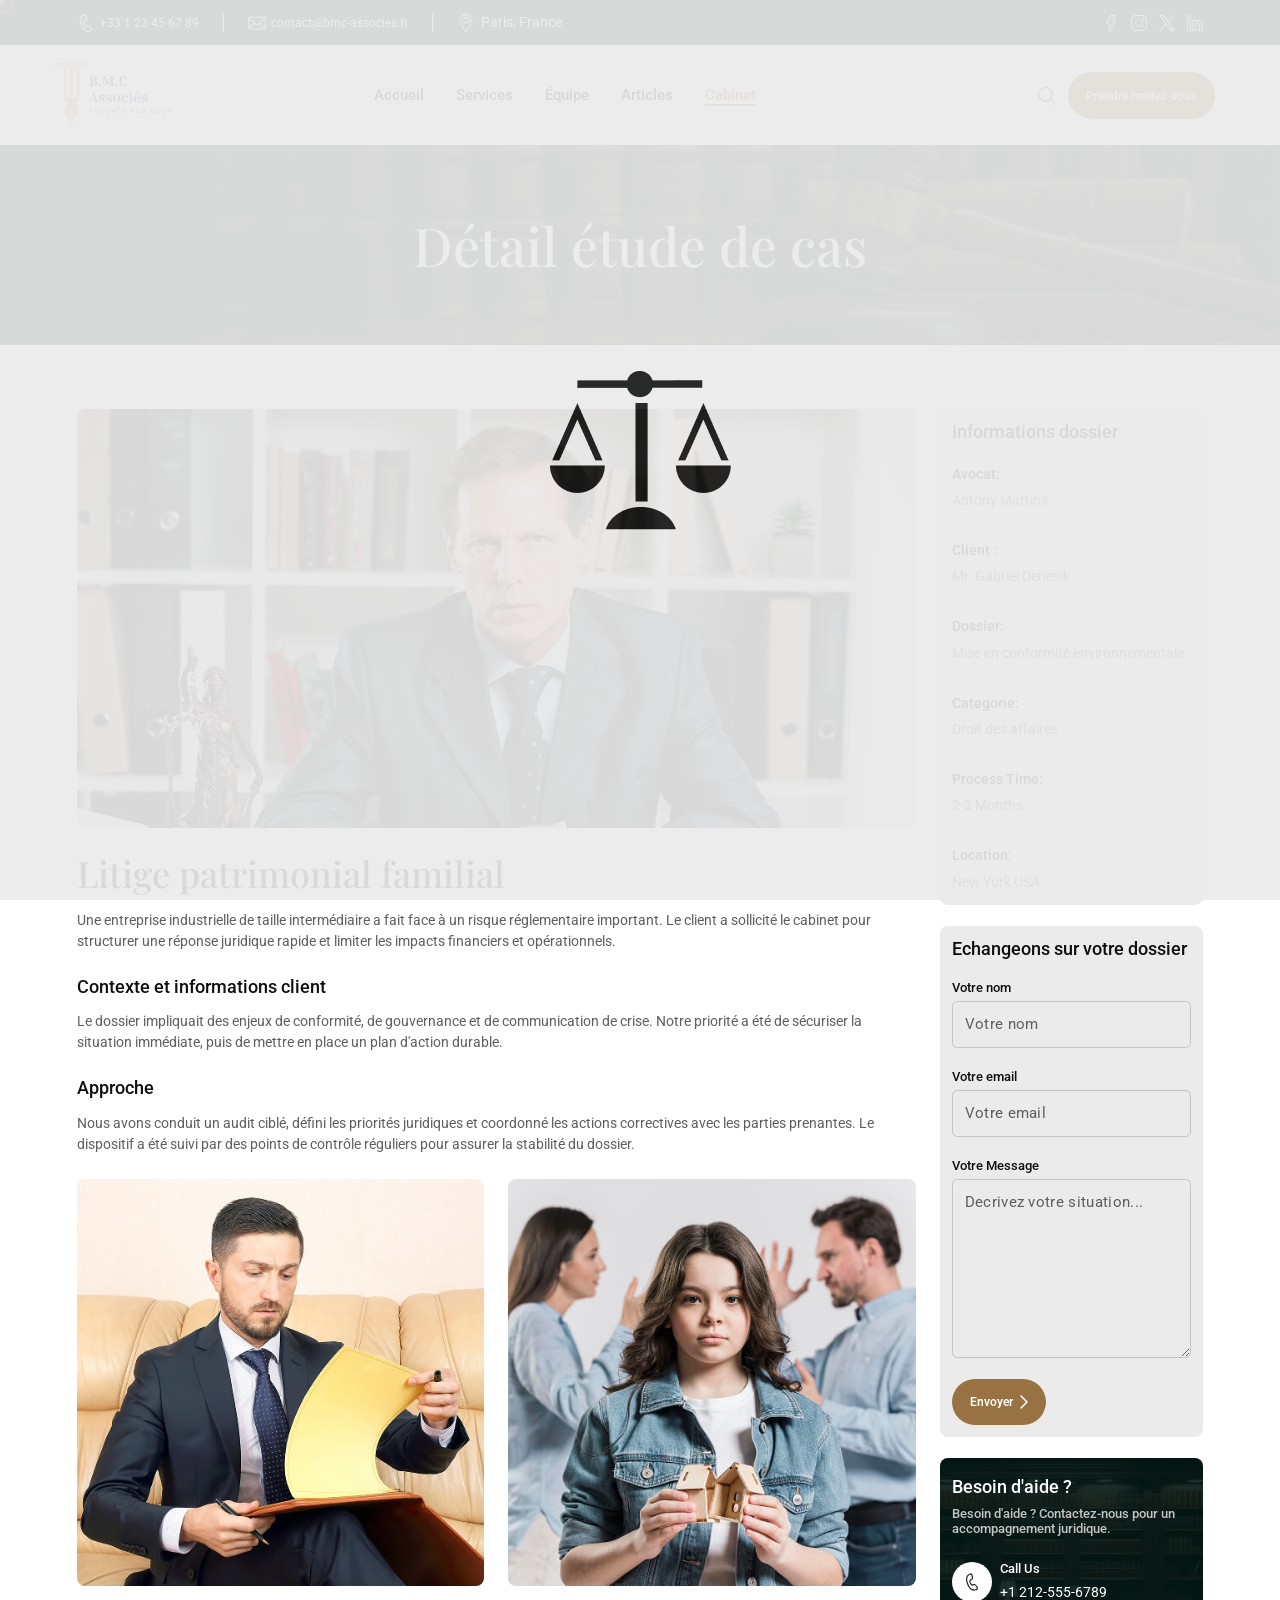
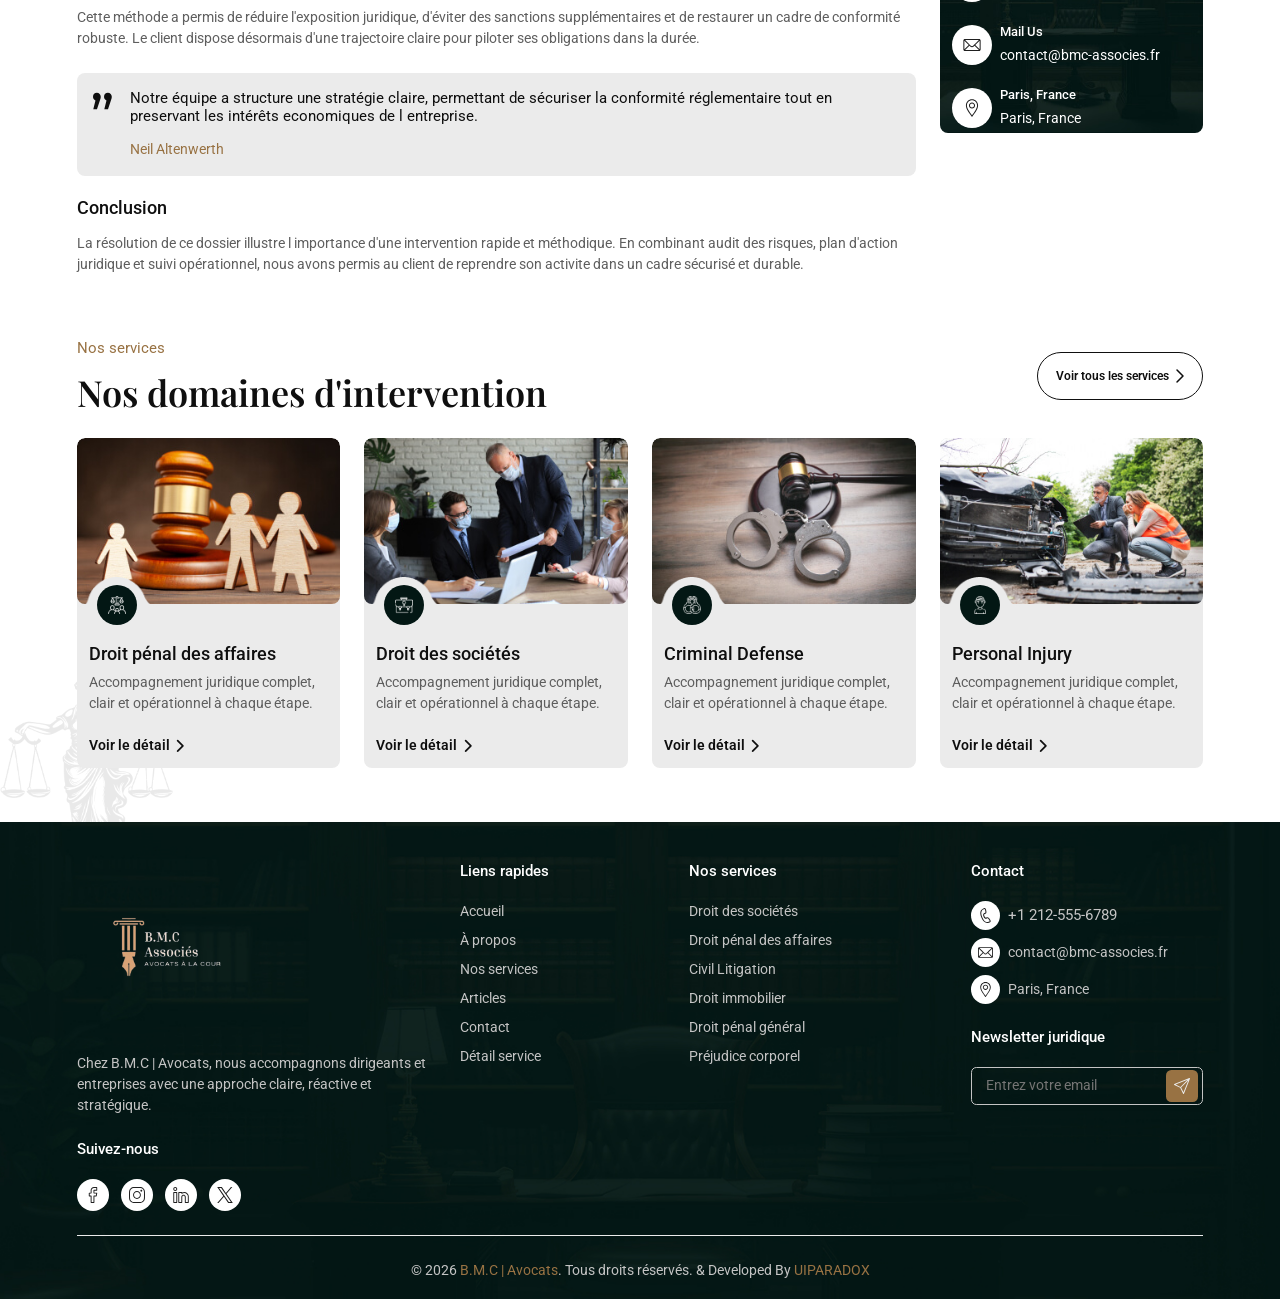
<file: case-study-detail.html>
﻿<!DOCTYPE html>
<html lang="fr">

<head>
    <meta charset="UTF-8">
    <meta http-equiv="X-UA-Compatible" content="IE=edge">
    <meta name="viewport" content="width=device-width, initial-scale=1, shrink-to-fit=no">
    <meta name="description" content="Detail dune etude de cas du cabinet BMC Avocats.">
    <meta name="robots" content="index,follow">
    <meta property="og:locale" content="fr_FR">
    <meta property="og:type" content="website">
    
    <meta property="og:title" content="Étude de cas | BMC Avocats">
    <meta property="og:description" content="Detail dune etude de cas du cabinet BMC Avocats.">

    <title>Étude de cas | BMC Avocats</title>
    <link rel="canonical" href="https://www.bmc-avocats.fr/case-study-detail.html">

    <!-- Favicon -->
    <link rel="shortcut icon" type="image/x-icon" href="assets/media/favicon.png">

    <!-- All CSS files -->
    <link rel="stylesheet" href="assets/css/vendor/font-awesome.css">
    <link rel="stylesheet" href="assets/css/vendor/slick-theme.css">
    <link rel="stylesheet" href="assets/css/vendor/slick-slider.css">
    <link rel="stylesheet" href="assets/css/vendor/bootstrap.min.css">
    <link rel="stylesheet" href="assets/css/app.css">

</head>

<body>

    <!-- Cursor Style -->
    <div id="cursor"></div>
    <div id="cursor-border"></div>
    <!-- Cursor Style -->

    <!-- Preloader START -->
    <div class="page-loader" id="preloader">
        <div class="preloader-container">
            <img src="assets/media/preloader/1.png" class="top-bar" alt="">
            <div class="preloader">
                <img src="assets/media/preloader/2.png" class="lefthandle" alt="">
                <img src="assets/media/preloader/3.png" alt="">
                <img src="assets/media/preloader/2.png" class="righthandle" alt="">
            </div>
        </div>
    </div>
    <!-- Preloader END -->


    <!-- Main Wrapper Start -->
    <div id="scroll-container" class="main-wrapper">

        <!-- Header Menu Start -->
        <div class="header-top">
            <div class="container-fluid">
                <div class="header-top-wrapper">
                    <div class="left-contact-block">
                        <div class="info-block">
                            <img src="assets/media/vector/call-vector.png" alt="">
                            <a href="tel:+33123456789" class="hover-content">+33 1 23 45 67 89</a>
                        </div>
                        <div class="info-block">
                            <img src="assets/media/vector/mail-vector.png" alt="">
                            <a href="mailto:contact@bmc-associes.fr" class="hover-content">contact@bmc-associes.fr</a>
                        </div>
                        <div class="info-block">
                            <img src="assets/media/vector/location-vector.png" alt="">
                            <p class="white">Paris, France</p>
                        </div>
                    </div>
                    <div class="right-links-block">
                        <a href="" class="link">
                            <svg xmlns="http://www.w3.org/2000/svg" width="20" height="20" viewBox="0 0 20 20"
                                fill="none">
                                <path
                                    d="M14.6875 4.6875C15.0109 4.6875 15.2734 4.425 15.2734 4.10156V0.585938C15.2734 0.2625 15.0109 0 14.6875 0H11.1719C8.91016 0 7.07031 1.83984 7.07031 4.10156V7.03125H5.3125C4.98906 7.03125 4.72656 7.29375 4.72656 7.61719V11.1328C4.72656 11.4563 4.98906 11.7188 5.3125 11.7188H7.07031V19.4141C7.07031 19.7375 7.33281 20 7.65625 20H11.1719C11.4953 20 11.7578 19.7375 11.7578 19.4141V11.7188H14.1016C14.3879 11.7188 14.6324 11.5117 14.6797 11.2293L15.2656 7.71367C15.2938 7.54375 15.2461 7.36992 15.1348 7.23828C15.0234 7.10703 14.8598 7.03125 14.6875 7.03125H11.7578V4.6875H14.6875ZM11.1719 8.20312H13.9957L13.6051 10.5469H11.1719C10.8484 10.5469 10.5859 10.8094 10.5859 11.1328V18.8281H8.24219V11.1328C8.24219 10.8094 7.97969 10.5469 7.65625 10.5469H5.89844V8.20312H7.65625C7.97969 8.20312 8.24219 7.94063 8.24219 7.61719V4.10156C8.24219 2.48633 9.55664 1.17188 11.1719 1.17188H14.1016V3.51562H11.1719C10.8484 3.51562 10.5859 3.77813 10.5859 4.10156V7.61719C10.5859 7.94063 10.8484 8.20312 11.1719 8.20312Z"
                                    fill="#EBEBEB" />
                            </svg>
                        </a>
                        <a href="" class="link">
                            <svg xmlns="http://www.w3.org/2000/svg" width="20" height="20" viewBox="0 0 20 20"
                                fill="none">
                                <g clip-path="url(#clip0_17753_3781)">
                                    <path
                                        d="M10.1968 20C10.1306 20 10.0644 20 9.99771 19.9997C8.43002 20.0035 6.9815 19.9637 5.57281 19.878C4.28131 19.7994 3.10242 19.3531 2.16339 18.5874C1.25732 17.8485 0.63858 16.8495 0.324402 15.6185C0.0509644 14.5467 0.0364685 13.4946 0.022583 12.477C0.0125122 11.7469 0.00213623 10.8817 0 10.0019C0.00213623 9.11838 0.0125122 8.25321 0.022583 7.52307C0.0364685 6.50562 0.0509644 5.45352 0.324402 4.38159C0.63858 3.15052 1.25732 2.15152 2.16339 1.41269C3.10242 0.647006 4.28131 0.200687 5.57297 0.122104C6.98166 0.036502 8.43048 -0.00347599 10.0015 0.000338713C11.5697 -0.00301822 13.0177 0.036502 14.4264 0.122104C15.7179 0.200687 16.8968 0.647006 17.8358 1.41269C18.7421 2.15152 19.3607 3.15052 19.6748 4.38159C19.9483 5.45337 19.9628 6.50562 19.9767 7.52307C19.9867 8.25321 19.9972 9.11838 19.9992 9.9982V10.0019C19.9972 10.8817 19.9867 11.7469 19.9767 12.477C19.9628 13.4944 19.9484 14.5465 19.6748 15.6185C19.3607 16.8495 18.7421 17.8485 17.8358 18.5874C16.8968 19.3531 15.7179 19.7994 14.4264 19.878C13.0774 19.9601 11.6916 20 10.1968 20ZM9.99771 18.761C11.5399 18.7647 12.9559 18.7256 14.3315 18.642C15.3081 18.5826 16.46 17.9421 17.1537 17.3764C17.7948 16.8535 18.2364 16.1321 18.4661 15.2321C18.6937 14.3399 18.7069 13.382 18.7195 12.4556C18.7294 11.7304 18.7398 10.8713 18.7419 10C18.7398 9.1286 18.7294 8.26969 18.7195 7.54444C18.7069 6.61807 18.6937 5.66013 18.4661 4.76779C18.2364 3.86783 17.7948 3.1464 17.1537 2.62348C16.46 2.05799 15.3081 1.43619 14.3315 1.37683C12.9559 1.29306 11.5399 1.25445 10.0014 1.25781C8.45947 1.25415 7.0433 1.29764 5.66772 1.38141C4.69116 1.44077 3.64605 1.85959 2.95239 2.42508C2.31121 2.948 1.75088 3.86783 1.52123 4.76779C1.29357 5.66013 1.28045 6.61792 1.26779 7.54444C1.25787 8.2703 1.24749 9.12982 1.24535 10.0019C1.24749 10.8701 1.25787 11.7298 1.26779 12.4556C1.28045 13.382 1.29357 14.3399 1.52123 15.2321C1.75088 16.1321 2.19247 16.8535 2.83364 17.3764C3.52731 17.9419 4.69116 18.5826 5.66772 18.642C7.0433 18.7258 8.45978 18.7648 9.99771 18.761ZM9.96048 14.8828C7.26822 14.8828 5.07767 12.6924 5.07767 10C5.07767 7.30762 7.26822 5.11722 9.96048 5.11722C12.6529 5.11722 14.8433 7.30762 14.8433 10C14.8433 12.6924 12.6529 14.8828 9.96048 14.8828ZM10.0014 6.25416C7.80598 6.25416 6.26095 7.7992 6.26095 9.9982C6.26095 11.829 7.6453 13.7609 9.97978 13.7609C11.8107 13.7609 13.7142 12.0264 13.7142 9.9982C13.7142 8.16745 12.3175 6.25416 10.0014 6.25416ZM15.3902 3.55472C14.743 3.55472 14.2183 4.07932 14.2183 4.7266C14.2183 5.37387 14.743 5.89847 15.3902 5.89847C16.0374 5.89847 16.562 5.37387 16.562 4.7266C16.562 4.07932 16.0374 3.55472 15.3902 3.55472Z"
                                        fill="#EBEBEB" />
                                </g>
                                <defs>
                                    <clipPath>
                                        <rect width="20" height="20" fill="white" />
                                    </clipPath>
                                </defs>
                            </svg>
                        </a>
                        <a href="" class="link">
                            <svg xmlns="http://www.w3.org/2000/svg" width="20" height="20" viewBox="0 0 20 20"
                                fill="none">
                                <g clip-path="url(#clip0_17753_3783)">
                                    <path
                                        d="M11.8683 8.46864L19.1537 0H17.4273L11.1014 7.3532L6.04897 0H0.221558L7.86186 11.1193L0.221558 20H1.94805L8.62833 12.2348L13.9641 20H19.7915L11.8679 8.46864H11.8683ZM9.50367 11.2173L8.72954 10.1101L2.57013 1.29967H5.22192L10.1926 8.40994L10.9668 9.51718L17.4281 18.7594H14.7763L9.50367 11.2177V11.2173Z"
                                        fill="#EBEBEB" />
                                </g>
                                <defs>
                                    <clipPath>
                                        <rect width="20" height="20" fill="white" />
                                    </clipPath>
                                </defs>
                            </svg>
                        </a>
                        <a href="" class="link">
                            <svg xmlns="http://www.w3.org/2000/svg" width="20" height="20" viewBox="0 0 20 20"
                                fill="none">
                                <g clip-path="url(#clip0_17753_3785)">
                                    <path
                                        d="M4.70306 6.27594H0.9375C0.613861 6.27594 0.351562 6.53839 0.351562 6.86188V19.4141C0.351562 19.7377 0.613861 20 0.9375 20H4.70306C5.0267 20 5.289 19.7377 5.289 19.4141V6.86188C5.289 6.53839 5.0267 6.27594 4.70306 6.27594ZM4.11713 18.8281H1.52344V7.44781H4.11713V18.8281Z"
                                        fill="#EBEBEB" />
                                    <path
                                        d="M2.82043 0C1.45905 0 0.351562 1.10748 0.351562 2.46857C0.351562 3.82996 1.45905 4.93729 2.82043 4.93729C4.18167 4.93729 5.289 3.8298 5.289 2.46857C5.289 1.10748 4.18167 0 2.82043 0ZM2.82043 3.76541C2.10526 3.76541 1.52344 3.18375 1.52344 2.46857C1.52344 1.75354 2.10526 1.17188 2.82043 1.17188C3.53546 1.17188 4.11713 1.75354 4.11713 2.46857C4.11713 3.18375 3.53546 3.76541 2.82043 3.76541Z"
                                        fill="#EBEBEB" />
                                    <path
                                        d="M14.1176 6.19308C13.2269 6.19308 12.3491 6.40778 11.563 6.80939C11.5363 6.51047 11.2852 6.27594 10.9793 6.27594H7.21344C6.88995 6.27594 6.6275 6.53839 6.6275 6.86188V19.4141C6.6275 19.7377 6.88995 20 7.21344 20H10.9793C11.3029 20 11.5652 19.7377 11.5652 19.4141V12.5104C11.5652 11.6223 12.2879 10.8998 13.176 10.8998C14.064 10.8998 14.7864 11.6223 14.7864 12.5104V19.4141C14.7864 19.7377 15.0488 20 15.3723 20H19.138C19.4617 20 19.724 19.7377 19.724 19.4141V11.7995C19.724 8.70804 17.209 6.19308 14.1176 6.19308ZM18.5521 18.8281H15.9584V12.5104C15.9584 10.9761 14.7102 9.72794 13.1761 9.72794C11.6417 9.72794 10.3934 10.9761 10.3934 12.5104V18.8281H7.79953V7.44781H10.3934V7.88071C10.3934 8.10608 10.5226 8.31146 10.7259 8.40897C10.929 8.50647 11.17 8.4787 11.346 8.33786C12.1394 7.70142 13.098 7.36496 14.1176 7.36496C16.5628 7.36496 18.5521 9.35425 18.5521 11.7995V18.8281Z"
                                        fill="#EBEBEB" />
                                </g>
                                <defs>
                                    <clipPath>
                                        <rect width="20" height="20" fill="white" />
                                    </clipPath>
                                </defs>
                            </svg>
                        </a>
                    </div>
                </div>
            </div>
        </div>
        <header class="main-menu">
            <div class="header-section">
                <div class="container-fluid">
                    <div class="header-center">
                        <div class="row align-items-center justify-content-between gap-24">
                            <div class="col-xl-2 col-lg-3 col-5">
                                <a href="index.html" class="header-logo bmc-logo-inline"><img src="assets/media/logo-1-nobg.png" alt="BMC Avocats"></a>
                            </div>
                            <div class="col-lg-5 col-1 d-md-flex d-none">
                                <nav class="navigation">
                                    <div class="menu-button-right">
                                        <div class="main-menu__nav">
                                            <ul class="main-menu__list">
                                                <li>
                                                    <a href="index.html">Accueil</a>
                                                </li>
                                                <li class="dropdown">
                                                    <a href="javascript:void(0);">Services</a>
                                                    <ul class="sub-menu">
                                                        <li><a href="services.html">Services</a></li>
                                                        <li><a href="service-detail.html">Détail service</a></li>
                                                    </ul>
                                                </li>
                                                <li class="dropdown">
                                                    <a href="javascript:void(0);">Équipe</a>
                                                    <ul class="sub-menu">
                                                        <li><a href="team.html">Équipe</a></li>
                                                        <li><a href="team-detail.html">Profil avocat</a></li>
                                                    </ul>
                                                </li>
                                                <li class="dropdown">
                                                    <a href="javascript:void(0);">Articles</a>
                                                    <ul>
                                                        <li><a href="blog-grid.html">Articles</a></li>
                                                        <li><a href="blog-grid-sidebar.html">Articles</a></li>
                                                        <li><a href="blog-detail.html">Article</a></li>
                                                    </ul>
                                                </li>
                                                <li class="dropdown">
                                                    <a href="javascript:void(0);" class="active">Cabinet</a>
                                                    <ul>
                                                        <li><a href="about.html">À propos</a></li>
                                                        <li><a href="case-study.html">Études de cas</a></li>
                                                        <li><a href="case-study-detail.html">Détail étude de cas</a></li>
                                                        <li><a href="appointment.html">Prendre rendez-vous</a></li>
                                                        <li><a href="contact.html">Contact</a></li>
                                                    </ul>
                                                </li>
                                            </ul>
                                        </div>
                                    </div>
                                </nav>
                            </div>
                            <div class="col-xl-4 col-lg-3 col-5 p-0">
                                <div class="header-buttons">
                                    <div class="right-nav d-sm-flex d-none">
                                        <form action="index.html">
                                            <div class="search-block">
                                                <input type="text" class="input-search form-control" name="search"
                                                    id="searchbar" placeholder="Rechercher...">
                                                <a href="javascript:;" class="button-block search-toggler">
                                                    <svg xmlns="http://www.w3.org/2000/svg" width="24" height="24"
                                                        viewBox="0 0 24 24" fill="none">
                                                        <path
                                                            d="M9.74062 0C15.1116 0 19.4812 4.36964 19.4812 9.74063C19.4812 12.1734 18.5847 14.4008 17.1047 16.1097L23.7941 22.7997C24.0687 23.0743 24.0686 23.5195 23.794 23.7941C23.5194 24.0687 23.0743 24.0686 22.7997 23.7941L16.1104 17.1041C14.4014 18.5845 12.1738 19.4813 9.74062 19.4813C4.36964 19.4813 0 15.1116 0 9.74063C0 4.36964 4.36964 0 9.74062 0ZM9.74062 18.075C14.3362 18.075 18.075 14.3362 18.075 9.74063C18.075 5.14505 14.3362 1.40625 9.74062 1.40625C5.14505 1.40625 1.40625 5.14505 1.40625 9.74063C1.40625 14.3362 5.14505 18.075 9.74062 18.075Z"
                                                            fill="#1E1F20" />
                                                    </svg>
                                                </a>
                                            </div>
                                        </form>
                                        <a href="appointment.html" class="header-cus-btn">
                                            <span class="text">Prendre rendez-vous</span>
                                        </a>
                                    </div>

                                    <a href="#" class="main-menu__toggler mobile-nav__toggler">
                                        <img src="assets/media/icons/menu-2.png" alt="">
                                    </a>
                                </div>
                            </div>
                        </div>
                    </div>
                </div>
            </div>
        </header>
        <!-- Header Menu End -->

        <div class="stricky-header stricked-menu">
            <div class="">
                <div class="sticky-header__content"></div>
            </div>
        </div>

        <!-- Main Sections -->
        <main class="main-wrapper">

            <!-- Title Banner Start -->
            <section class="title-banner mb-96">
                <div class="container-fluid">
                    <h1>Détail étude de cas</h1>
                </div>
            </section>
            <!-- Title Banner End -->

            <!-- Article Section Start -->
            <section class="blog-detail-sec mb-96">
                <div class="container-fluid">
                    <div class="row row-gap-4">
                        <div class="col-lg-9">
                            <div>
                                <img src="assets/media/blogs/blog-detail-img-1.jpg"
                                    class="w-100 object-fit-cover br-12 mb-32" alt="">
                                <h2 class="fw-500 mb-16">Litige patrimonial familial</h2>
                                <p class="mb-32">Une entreprise industrielle de taille intermédiaire a fait face à un
                                    risque réglementaire important. Le client a sollicité le cabinet pour structurer
                                    une réponse juridique rapide et limiter les impacts financiers et opérationnels.</p>
                                <h5 class="fw-500 mb-16">Contexte et informations client</h5>
                                <p class="mb-32">Le dossier impliquait des enjeux de conformité, de gouvernance et de
                                    communication de crise. Notre priorité a été de sécuriser la situation immédiate,
                                    puis de mettre en place un plan d'action durable.</p>
                                <h5 class="fw-500 mb-16">Approche</h5>
                                <p class="mb-32">Nous avons conduit un audit ciblé, défini les priorités juridiques et
                                    coordonné les actions correctives avec les parties prenantes. Le dispositif a été
                                    suivi par des points de contrôle réguliers pour assurer la stabilité du dossier.</p>
                                <div class="row row-gap-4 mb-24">
                                    <div class="col-lg-6">
                                        <img src="assets/media/blogs/blog-detail-img-2.jpg"
                                            class="w-100 object-fit-cover br-12" alt="">
                                    </div>
                                    <div class="col-lg-6">
                                        <img src="assets/media/blogs/blog-detail-img-3.jpg"
                                            class="w-100 object-fit-cover br-12" alt="">
                                    </div>
                                </div>
                                <p class="mb-32">Cette méthode a permis de réduire l'exposition juridique, d'éviter des
                                    sanctions supplémentaires et de restaurer un cadre de conformité robuste. Le client
                                    dispose désormais d'une trajectoire claire pour piloter ses obligations dans la
                                    durée.</p>
                                <div class="qoutes mb-24">
                                    <svg xmlns="http://www.w3.org/2000/svg" width="28" height="24" viewBox="0 0 28 24"
                                        fill="none">
                                        <path
                                            d="M19.8713 11.1828C17.6347 10.4086 16.2584 8.51613 16.2584 5.84946C16.2584 2.4086 18.753 0 21.9358 0C25.2906 0 27.6992 2.49462 27.6992 5.84946C27.6992 7.48387 27.3551 8.77419 26.1508 11.957L22.1078 24H16.6885L19.8713 11.1828ZM3.6132 11.1828C1.37664 10.4086 0.000293732 8.51613 0.000293732 5.84946C0.000293732 2.4086 2.49492 0 5.67771 0C9.03255 0 11.4412 2.49462 11.4412 5.84946C11.4412 7.48387 11.0971 8.77419 9.89277 11.957L5.84976 24H0.430403L3.6132 11.1828Z"
                                            fill="#0F0F0F" />
                                    </svg>
                                    <div>
                                        <h6 class="fw-400 black mb-16">Notre équipe a structure une stratégie claire,
                                            permettant de sécuriser la conformité réglementaire tout en preservant les
                                            intérêts economiques de l entreprise.</h6>
                                        <p class="color-sec">Neil Altenwerth</p>
                                    </div>
                                </div>

                                <h5 class="fw-500 mb-16">Conclusion</h5>
                                <p class="">La résolution de ce dossier illustre l importance d'une intervention rapide
                                    et méthodique. En combinant audit des risques, plan d'action juridique et suivi
                                    opérationnel, nous avons permis au client de reprendre son activite dans un cadre
                                    sécurisé et durable.</p>
                            </div>
                        </div>
                        <div class="col-lg-3">
                            <div class="siderbar">
                                <div class="sidebar-block mb-24">
                                    <div class="mb-16">
                                        <h5 class="fw-500 mb-24">Informations dossier</h5>
                                        <p class="fw-500 black mb-8">Avocat:</p>
                                        <p class="">Antony Martins</p>
                                    </div>
                                    <div class="hr-line bg-medium-gray mb-16"></div>
                                    <div class="mb-16">
                                        <p class="fw-500 black mb-8">Client :</p>
                                        <p class="">Mr. Gabriel Denesik</p>
                                    </div>
                                    <div class="hr-line bg-medium-gray mb-16"></div>
                                    <div class="mb-16">
                                        <p class="fw-500 black mb-8">Dossier:</p>
                                        <p class="">Mise en conformité environnementale</p>
                                    </div>
                                    <div class="hr-line bg-medium-gray mb-16"></div>
                                    <div class="mb-16">
                                        <p class="fw-500 black mb-8">Categorie:</p>
                                        <p class="">Droit des affaires</p>
                                    </div>
                                    <div class="hr-line bg-medium-gray mb-16"></div>
                                    <div class="mb-16">
                                        <p class="fw-500 black mb-8">Process Time:</p>
                                        <p class="">2-3 Months</p>
                                    </div>
                                    <div class="hr-line bg-medium-gray mb-16"></div>
                                    <div class="">
                                        <p class="fw-500 black mb-8">Location:</p>
                                        <p class="">New York USA</p>
                                    </div>
                                </div>
                                <div class="sidebar-block mb-24">
                                    <h5 class="fw-500 mb-24">Echangeons sur votre dossier</h5>
                                    <form action="blog-detail.html" method="post" class="blog-form"
                                        novalidate="novalidate">
                                        <div class="">
                                            <div class="mb-24">
                                                <p class="subtitle black mb-8">Votre nom</p>
                                                <input type="text" id="name" name="name" class="form-control"
                                                    placeholder="Votre nom" required="">
                                            </div>
                                            <div class="mb-24">
                                                <p class="subtitle black mb-8">Votre email</p>
                                                <input type="email" id="mail" name="email" class="form-control"
                                                    placeholder="Votre email" required="">
                                            </div>
                                            <div class="mb-24">
                                                <p class="subtitle black mb-8">Votre Message</p>
                                                <textarea name="Message" id="comment" cols="30" rows="5"
                                                    class="form-control mb-16"
                                                    placeholder="Decrivez votre situation..."></textarea>
                                            </div>
                                        </div>
                                        <div>
                                            <button class="cus-btn-3" type="submit">
                                                <span class="text white">Envoyer</span>
                                                <i class="fa-solid fa-chevron-right white"></i>
                                            </button>
                                        </div>
                                    </form>
                                </div>
                                <div class="contact-block">
                                    <img src="assets/media/blogs/contect-blog.jpg" alt="">
                                    <div class="content">
                                        <h5 class="fw-500 white mb-12">Besoin d'aide ?</h5>
                                        <p class="subtitle medium-gray mb-32">Besoin d'aide ? Contactez-nous pour un accompagnement juridique.
                                        </p>
                                        <div class="call-block mb-24">
                                            <div class="icon">
                                                <svg xmlns="http://www.w3.org/2000/svg" width="24" height="25"
                                                    viewBox="0 0 24 25" fill="none">
                                                    <g clip-path="url(#clip0_17807_1878)">
                                                        <path
                                                            d="M19.4989 19.1365L18.9984 18.3007C18.0982 16.8165 16.8559 15.1131 15.2264 15.1131C14.9245 15.1131 14.6255 15.1738 14.3296 15.2968L13.4549 15.6719C13.3751 15.705 13.2974 15.7426 13.2153 15.7826C12.9914 15.8915 12.7376 16.0148 12.4765 16.0148C11.8325 16.0148 11.0862 15.1766 10.3756 13.6548C9.67816 12.1611 9.72265 11.3781 9.88274 10.9841C10.0594 10.5494 10.4702 10.3635 10.9115 10.1965C10.9729 10.1732 11.0283 10.1521 11.0822 10.1299L11.9679 9.75701C14.2752 8.79212 13.4168 5.42017 13.1354 4.31467L12.8967 3.36417C12.6927 2.5808 12.1517 0.5 10.3572 0.5C10.025 0.5 9.67058 0.577395 9.30417 0.730129C9.06376 0.825601 5.75535 2.17607 4.55676 4.54858C3.12424 7.37259 3.38912 11.1595 5.34326 15.8019C7.2828 20.45 9.79788 23.2931 12.8187 24.2519C13.3368 24.4165 13.9224 24.4999 14.5594 24.4999H14.5597C16.6444 24.4999 18.7022 23.6129 18.8692 23.5393C19.588 23.2348 20.0526 22.7721 20.25 22.1639C20.5847 21.1324 20.0233 20.0023 19.4989 19.1365ZM18.7055 21.6627C18.6596 21.804 18.5 21.9331 18.2316 22.0461C18.2271 22.048 18.2217 22.0503 18.2172 22.0524C18.1986 22.0606 16.3359 22.8764 14.5593 22.8763C14.0893 22.8763 13.6689 22.8185 13.31 22.7044C10.765 21.8966 8.58889 19.364 6.84062 15.1744C5.07936 10.9899 4.79793 7.66204 6.00529 5.28194C6.9428 3.4263 9.87787 2.24913 9.90666 2.23788C9.91251 2.23549 9.91824 2.23322 9.92398 2.23084C10.0911 2.1607 10.2409 2.12368 10.3572 2.12368C10.7149 2.12368 11.0405 2.67854 11.3235 3.76608L11.5611 4.71258C12.0737 6.72593 11.9957 7.98526 11.3394 8.25977L10.458 8.63105C10.4229 8.64555 10.3819 8.66082 10.3366 8.67803C9.84973 8.86237 8.83655 9.24577 8.37835 10.3728C7.96258 11.3955 8.13469 12.6938 8.90399 14.342C9.94011 16.5602 11.1086 17.6386 12.4763 17.6386C13.111 17.6386 13.6206 17.3909 13.9249 17.243C13.981 17.2158 14.0311 17.1907 14.085 17.1685L14.961 16.7928C15.0513 16.7552 15.1381 16.7369 15.2263 16.7369C15.6479 16.7369 16.4039 17.1544 17.6078 19.1389L18.108 19.9742C18.7244 20.992 18.7731 21.4542 18.7055 21.6627Z"
                                                            fill="#1F1F1F" />
                                                    </g>
                                                    <defs>
                                                        <clipPath>
                                                            <rect width="24" height="24" fill="white"
                                                                transform="translate(0 0.5)" />
                                                        </clipPath>
                                                    </defs>
                                                </svg>
                                            </div>
                                            <div>
                                                <p class="subtitle white mb-8">Call Us</p>
                                                <a href="tel:+33123456789" class="text-16 white hover-content">+1
                                                    212-555-6789</a>
                                            </div>
                                        </div>
                                        <div class="call-block mb-24">
                                            <div class="icon">
                                                <svg xmlns="http://www.w3.org/2000/svg" width="24" height="25"
                                                    viewBox="0 0 24 25" fill="none">
                                                    <g clip-path="url(#clip0_17807_1973)">
                                                        <path
                                                            d="M21.8906 4.0625H2.10938C0.943922 4.0625 0 5.01228 0 6.17188V18.8281C0 19.9946 0.950859 20.9375 2.10938 20.9375H21.8906C23.0463 20.9375 24 19.9986 24 18.8281V6.17188C24 5.01434 23.0598 4.0625 21.8906 4.0625ZM21.5952 5.46875C21.1642 5.89742 13.7476 13.275 13.4916 13.5297C13.0931 13.9281 12.5634 14.1475 12 14.1475C11.4366 14.1475 10.9069 13.9281 10.5071 13.5284C10.3349 13.3571 3.00014 6.06097 2.40478 5.46875H21.5952ZM1.40625 18.5419V6.45898L7.48303 12.5037L1.40625 18.5419ZM2.40567 19.5312L8.48006 13.4955L9.51408 14.5241C10.1781 15.1881 11.061 15.5538 12 15.5538C12.939 15.5538 13.8219 15.1881 14.4846 14.5254L15.5199 13.4955L21.5943 19.5312H2.40567ZM22.5938 18.5419L16.517 12.5037L22.5938 6.45898V18.5419Z"
                                                            fill="#1F1F1F" />
                                                    </g>
                                                    <defs>
                                                        <clipPath>
                                                            <rect width="24" height="24" fill="white"
                                                                transform="translate(0 0.5)" />
                                                        </clipPath>
                                                    </defs>
                                                </svg>
                                            </div>
                                            <div>
                                                <p class="subtitle white mb-8">Mail Us</p>
                                                <a href="mailto:contact@bmc-associes.fr"
                                                    class="text-16 white hover-content">contact@bmc-associes.fr</a>
                                            </div>
                                        </div>
                                        <div class="call-block mb-24">
                                            <div class="icon">
                                                <svg xmlns="http://www.w3.org/2000/svg" width="24" height="25"
                                                    viewBox="0 0 24 25" fill="none">
                                                    <g clip-path="url(#clip0_17807_1762)">
                                                        <path
                                                            d="M11.415 24.1869C11.5454 24.3825 11.7649 24.5 12 24.5C12.2351 24.5 12.4546 24.3825 12.585 24.1869C14.2491 21.6909 16.7 18.6084 18.408 15.4733C19.7736 12.9666 20.4375 10.8287 20.4375 8.9375C20.4375 4.28506 16.6524 0.5 12 0.5C7.34756 0.5 3.5625 4.28506 3.5625 8.9375C3.5625 10.8287 4.22639 12.9666 5.59205 15.4733C7.29872 18.606 9.75436 21.6961 11.415 24.1869ZM12 1.90625C15.877 1.90625 19.0312 5.06047 19.0312 8.9375C19.0312 10.5877 18.4234 12.5055 17.1731 14.8006C15.7009 17.5029 13.6 20.2441 12 22.5485C10.4002 20.2444 8.29922 17.503 6.82692 14.8006C5.57658 12.5055 4.96875 10.5877 4.96875 8.9375C4.96875 5.06047 8.12297 1.90625 12 1.90625Z"
                                                            fill="#1F1F1F" />
                                                        <path
                                                            d="M12 13.1562C14.3262 13.1562 16.2188 11.2637 16.2188 8.9375C16.2188 6.61128 14.3262 4.71875 12 4.71875C9.67378 4.71875 7.78125 6.61128 7.78125 8.9375C7.78125 11.2637 9.67378 13.1562 12 13.1562ZM12 6.125C13.5508 6.125 14.8125 7.38669 14.8125 8.9375C14.8125 10.4883 13.5508 11.75 12 11.75C10.4492 11.75 9.1875 10.4883 9.1875 8.9375C9.1875 7.38669 10.4492 6.125 12 6.125Z"
                                                            fill="#1F1F1F" />
                                                    </g>
                                                    <defs>
                                                        <clipPath>
                                                            <rect width="24" height="24" fill="white"
                                                                transform="translate(0 0.5)" />
                                                        </clipPath>
                                                    </defs>
                                                </svg>
                                            </div>
                                            <div>
                                                <p class="subtitle white mb-8">Paris, France</p>
                                                <p class="white">Paris, France</p>
                                            </div>
                                        </div>
                                    </div>
                                </div>
                            </div>
                        </div>
                    </div>
                </div>
            </section>
            <!-- Article Section End -->

            <!-- Nos services Start -->
            <section class="service-sec mb-80">
                <img src="assets/media/vector/service-bg-vector.png" class="service-vector" alt="">
                <div class="container-fluid">
                    <div class="heading mb-32">
                        <div>
                            <h6 class="fw-400 color-sec mb-16">Nos services</h6>
                            <h2 class="fw-600">Nos domaines d'intervention</h2>
                        </div>
                        <a href="services.html" class="cus-btn-2 border-black">
                            <span class="text">Voir tous les services</span>
                            <i class="fa-solid fa-chevron-right"></i>
                        </a>
                    </div>
                    <div class="row row-gap-4">
                        <div class="col-xl-3 col-md-4">
                            <div class="service-card">
                                <a href="service-detail.html" class="card-image">
                                    <img src="assets/media/service/img-1.jpg" class="card-img" alt="card-img">
                                    <span class="shap-img_icon">
                                        <img src="assets/media/vector/service-card-shape.png" class="card-shap" alt="">
                                        <span class="card-icon">
                                            <img src="assets/media/service/icon-vec-1.png" alt="">
                                        </span>
                                    </span>
                                </a>
                                <div class="card-contant">
                                    <a href="service-detail.html" class="h5 fw-500 hover-content mb-12">Droit pénal des affaires</a>
                                    <p class="mb-24">Accompagnement juridique complet, clair et opérationnel à chaque étape.
                                    </p>
                                    <a href="service-detail.html" class="card-btn">
                                        <span class="fw-600 text-16">Voir le détail</span>
                                        <i class="fa-solid fa-chevron-right"></i>
                                    </a>
                                </div>
                            </div>
                        </div>
                        <div class="col-xl-3 col-md-4">
                            <div class="service-card">
                                <a href="service-detail.html" class="card-image">
                                    <img src="assets/media/service/img-2.jpg" class="card-img" alt="card-img">
                                    <span class="shap-img_icon">
                                        <img src="assets/media/vector/service-card-shape.png" class="card-shap" alt="">
                                        <span class="card-icon">
                                            <img src="assets/media/service/icon-vec-2.png" alt="">
                                        </span>
                                    </span>
                                </a>
                                <div class="card-contant">
                                    <a href="service-detail.html" class="h5 fw-500 hover-content mb-12">Droit des sociétés</a>
                                    <p class="mb-24">Accompagnement juridique complet, clair et opérationnel à chaque étape.
                                    </p>
                                    <a href="service-detail.html" class="card-btn">
                                        <span class="fw-600 text-16">Voir le détail</span>
                                        <i class="fa-solid fa-chevron-right"></i>
                                    </a>
                                </div>
                            </div>
                        </div>
                        <div class="col-xl-3 col-md-4">
                            <div class="service-card">
                                <a href="service-detail.html" class="card-image">
                                    <img src="assets/media/service/img-3.jpg" class="card-img" alt="card-img">
                                    <span class="shap-img_icon">
                                        <img src="assets/media/vector/service-card-shape.png" class="card-shap" alt="">
                                        <span class="card-icon">
                                            <img src="assets/media/service/icon-vec-3.png" alt="">
                                        </span>
                                    </span>
                                </a>
                                <div class="card-contant">
                                    <a href="service-detail.html" class="h5 fw-500 hover-content mb-12">Criminal
                                        Defense</a>
                                    <p class="mb-24">Accompagnement juridique complet, clair et opérationnel à chaque étape.
                                    </p>
                                    <a href="service-detail.html" class="card-btn">
                                        <span class="fw-600 text-16">Voir le détail</span>
                                        <i class="fa-solid fa-chevron-right"></i>
                                    </a>
                                </div>
                            </div>
                        </div>
                        <div class="col-xl-3 col-md-4">
                            <div class="service-card">
                                <a href="service-detail.html" class="card-image">
                                    <img src="assets/media/service/img-4.jpg" class="card-img" alt="card-img">
                                    <span class="shap-img_icon">
                                        <img src="assets/media/vector/service-card-shape.png" class="card-shap" alt="">
                                        <span class="card-icon">
                                            <img src="assets/media/service/icon-vec-4.png" alt="">
                                        </span>
                                    </span>
                                </a>
                                <div class="card-contant">
                                    <a href="service-detail.html" class="h5 fw-500 hover-content mb-12">Personal
                                        Injury</a>
                                    <p class="mb-24">Accompagnement juridique complet, clair et opérationnel à chaque étape.
                                    </p>
                                    <a href="service-detail.html" class="card-btn">
                                        <span class="fw-600 text-16">Voir le détail</span>
                                        <i class="fa-solid fa-chevron-right"></i>
                                    </a>
                                </div>
                            </div>
                        </div>
                    </div>
                </div>
            </section>
            <!-- Nos services End -->

            <!-- FOOTER Start -->
            <footer>
                <div class="container-fluid">
                    <div class="row row-gap-5 mb-32">
                        <div class="col-lg-4">
                            <div>
                                <a href="" class="footer-logo mb-24"><img src="assets/media/logo-2-nobg.png"
                                        alt="footer-logo"></a>
                                <p class="mb-32 medium-gray">Chez B.M.C | Avocats, nous accompagnons dirigeants et entreprises avec une approche claire, réactive et stratégique.
                                </p>
                                <h6 class="fw-500 mb-24 white">Suivez-nous</h6>
                                <ul class="unstyled social-link">
                                    <li>
                                        <a href="">
                                            <svg xmlns="http://www.w3.org/2000/svg" width="20" height="20"
                                                viewBox="0 0 20 20" fill="none">
                                                <path
                                                    d="M14.6875 4.6875C15.0109 4.6875 15.2734 4.425 15.2734 4.10156V0.585938C15.2734 0.2625 15.0109 0 14.6875 0H11.1718C8.91013 0 7.07028 1.83984 7.07028 4.10156V7.03125H5.31247C4.98903 7.03125 4.72653 7.29375 4.72653 7.61719V11.1328C4.72653 11.4562 4.98903 11.7188 5.31247 11.7188H7.07028V19.4141C7.07028 19.7375 7.33278 20 7.65622 20H11.1718C11.4953 20 11.7578 19.7375 11.7578 19.4141V11.7188H14.1015C14.3879 11.7188 14.6324 11.5117 14.6797 11.2293L15.2656 7.71367C15.2937 7.54375 15.2461 7.36992 15.1347 7.23828C15.0234 7.10703 14.8597 7.03125 14.6875 7.03125H11.7578V4.6875H14.6875ZM11.1718 8.20312H13.9957L13.605 10.5469H11.1718C10.8484 10.5469 10.5859 10.8094 10.5859 11.1328V18.8281H8.24216V11.1328C8.24216 10.8094 7.97966 10.5469 7.65622 10.5469H5.89841V8.20312H7.65622C7.97966 8.20312 8.24216 7.94062 8.24216 7.61719V4.10156C8.24216 2.48633 9.55661 1.17188 11.1718 1.17188H14.1015V3.51562H11.1718C10.8484 3.51562 10.5859 3.77813 10.5859 4.10156V7.61719C10.5859 7.94062 10.8484 8.20312 11.1718 8.20312Z"
                                                    fill="#EBEBEB" />
                                            </svg>
                                        </a>
                                    </li>
                                    <li><a href="">
                                            <svg xmlns="http://www.w3.org/2000/svg" width="20" height="20"
                                                viewBox="0 0 20 20" fill="none">
                                                <g clip-path="url(#clip0_17799_4114)">
                                                    <path
                                                        d="M10.1968 19.9999C10.1306 19.9999 10.0644 19.9999 9.99771 19.9996C8.43002 20.0035 6.9815 19.9636 5.57281 19.8779C4.28131 19.7993 3.10242 19.353 2.16339 18.5873C1.25732 17.8485 0.63858 16.8495 0.324402 15.6184C0.0509644 14.5466 0.0364685 13.4945 0.022583 12.4769C0.0125122 11.7468 0.00213623 10.8816 0 10.0018C0.00213623 9.11829 0.0125122 8.25312 0.022583 7.52298C0.0364685 6.50553 0.0509644 5.45343 0.324402 4.3815C0.63858 3.15043 1.25732 2.15143 2.16339 1.4126C3.10242 0.646916 4.28131 0.200597 5.57297 0.122014C6.98166 0.0364124 8.43048 -0.00356563 10.0015 0.000249067C11.5697 -0.00310787 13.0177 0.0364124 14.4264 0.122014C15.7179 0.200597 16.8968 0.646916 17.8358 1.4126C18.7421 2.15143 19.3607 3.15043 19.6748 4.3815C19.9483 5.45328 19.9628 6.50553 19.9767 7.52298C19.9867 8.25312 19.9972 9.11829 19.9992 9.99811V10.0018C19.9972 10.8816 19.9867 11.7468 19.9767 12.4769C19.9628 13.4944 19.9484 14.5465 19.6748 15.6184C19.3607 16.8495 18.7421 17.8485 17.8358 18.5873C16.8968 19.353 15.7179 19.7993 14.4264 19.8779C13.0774 19.96 11.6916 19.9999 10.1968 19.9999ZM9.99771 18.7609C11.5399 18.7646 12.9559 18.7255 14.3315 18.6419C15.3081 18.5825 16.46 17.942 17.1537 17.3763C17.7948 16.8534 18.2364 16.132 18.4661 15.232C18.6937 14.3398 18.7069 13.3819 18.7195 12.4555C18.7294 11.7303 18.7398 10.8712 18.7419 9.99994C18.7398 9.12851 18.7294 8.2696 18.7195 7.54435C18.7069 6.61798 18.6937 5.66004 18.4661 4.7677C18.2364 3.86774 17.7948 3.14631 17.1537 2.62339C16.46 2.0579 15.3081 1.4361 14.3315 1.37674C12.9559 1.29297 11.5399 1.25436 10.0014 1.25772C8.45947 1.25406 7.0433 1.29755 5.66772 1.38132C4.69116 1.44068 3.64605 1.8595 2.95239 2.42499C2.31121 2.94791 1.75088 3.86774 1.52123 4.7677C1.29357 5.66004 1.28045 6.61783 1.26779 7.54435C1.25787 8.27021 1.24749 9.12973 1.24535 10.0018C1.24749 10.87 1.25787 11.7297 1.26779 12.4555C1.28045 13.3819 1.29357 14.3398 1.52123 15.232C1.75088 16.132 2.19247 16.8534 2.83364 17.3763C3.52731 17.9418 4.69116 18.5825 5.66772 18.6419C7.0433 18.7257 8.45978 18.7647 9.99771 18.7609ZM9.96048 14.8828C7.26822 14.8828 5.07767 12.6924 5.07767 9.99994C5.07767 7.30753 7.26822 5.11713 9.96048 5.11713C12.6529 5.11713 14.8433 7.30753 14.8433 9.99994C14.8433 12.6924 12.6529 14.8828 9.96048 14.8828ZM10.0014 6.25407C7.80598 6.25407 6.26095 7.79911 6.26095 9.99811C6.26095 11.8289 7.6453 13.7608 9.97978 13.7608C11.8107 13.7608 13.7142 12.0263 13.7142 9.99811C13.7142 8.16736 12.3175 6.25407 10.0014 6.25407ZM15.3902 3.55463C14.743 3.55463 14.2183 4.07923 14.2183 4.72651C14.2183 5.37378 14.743 5.89838 15.3902 5.89838C16.0374 5.89838 16.562 5.37378 16.562 4.72651C16.562 4.07923 16.0374 3.55463 15.3902 3.55463Z"
                                                        fill="#1F1F1F" />
                                                </g>
                                                <defs>
                                                    <clipPath>
                                                        <rect width="20" height="20" fill="white" />
                                                    </clipPath>
                                                </defs>
                                            </svg>
                                        </a></li>
                                    <li><a href="">
                                            <svg xmlns="http://www.w3.org/2000/svg" width="20" height="20"
                                                viewBox="0 0 20 20" fill="none">
                                                <g clip-path="url(#clip0_17799_4117)">
                                                    <path
                                                        d="M4.70306 6.27594H0.9375C0.613861 6.27594 0.351562 6.53839 0.351562 6.86188V19.4141C0.351562 19.7377 0.613861 20 0.9375 20H4.70306C5.0267 20 5.289 19.7377 5.289 19.4141V6.86188C5.289 6.53839 5.0267 6.27594 4.70306 6.27594ZM4.11713 18.8281H1.52344V7.44781H4.11713V18.8281Z"
                                                        fill="#1F1F1F" />
                                                    <path
                                                        d="M2.82043 0C1.45905 0 0.351562 1.10748 0.351562 2.46857C0.351562 3.82996 1.45905 4.93729 2.82043 4.93729C4.18167 4.93729 5.289 3.8298 5.289 2.46857C5.289 1.10748 4.18167 0 2.82043 0ZM2.82043 3.76541C2.10526 3.76541 1.52344 3.18375 1.52344 2.46857C1.52344 1.75354 2.10526 1.17188 2.82043 1.17188C3.53546 1.17188 4.11713 1.75354 4.11713 2.46857C4.11713 3.18375 3.53546 3.76541 2.82043 3.76541Z"
                                                        fill="#1F1F1F" />
                                                    <path
                                                        d="M14.1176 6.19308C13.2269 6.19308 12.3491 6.40778 11.563 6.80939C11.5363 6.51047 11.2852 6.27594 10.9793 6.27594H7.21344C6.88995 6.27594 6.6275 6.53839 6.6275 6.86188V19.4141C6.6275 19.7377 6.88995 20 7.21344 20H10.9793C11.3029 20 11.5652 19.7377 11.5652 19.4141V12.5104C11.5652 11.6223 12.2879 10.8998 13.176 10.8998C14.064 10.8998 14.7864 11.6223 14.7864 12.5104V19.4141C14.7864 19.7377 15.0488 20 15.3723 20H19.138C19.4617 20 19.724 19.7377 19.724 19.4141V11.7995C19.724 8.70804 17.209 6.19308 14.1176 6.19308ZM18.5521 18.8281H15.9584V12.5104C15.9584 10.9761 14.7102 9.72794 13.1761 9.72794C11.6417 9.72794 10.3934 10.9761 10.3934 12.5104V18.8281H7.79953V7.44781H10.3934V7.88071C10.3934 8.10608 10.5226 8.31146 10.7259 8.40897C10.929 8.50647 11.17 8.4787 11.346 8.33786C12.1394 7.70142 13.098 7.36496 14.1176 7.36496C16.5628 7.36496 18.5521 9.35425 18.5521 11.7995V18.8281Z"
                                                        fill="#1F1F1F" />
                                                </g>
                                                <defs>
                                                    <clipPath>
                                                        <rect width="20" height="20" fill="white" />
                                                    </clipPath>
                                                </defs>
                                            </svg>
                                        </a></li>
                                    <li><a href="">
                                            <svg xmlns="http://www.w3.org/2000/svg" width="20" height="20"
                                                viewBox="0 0 20 20" fill="none">
                                                <g clip-path="url(#clip0_17799_4120)">
                                                    <path
                                                        d="M11.8683 8.46864L19.1537 0H17.4273L11.1014 7.3532L6.04897 0H0.221558L7.86186 11.1193L0.221558 20H1.94805L8.62834 12.2348L13.9641 20H19.7915L11.8679 8.46864H11.8683ZM9.50367 11.2173L8.72954 10.1101L2.57013 1.29967H5.22192L10.1926 8.40994L10.9668 9.51718L17.4281 18.7594H14.7763L9.50367 11.2177V11.2173Z"
                                                        fill="#1F1F1F" />
                                                </g>
                                                <defs>
                                                    <clipPath>
                                                        <rect width="20" height="20" fill="white" />
                                                    </clipPath>
                                                </defs>
                                            </svg>
                                        </a></li>
                                </ul>
                            </div>
                        </div>
                        <div class="col-lg-8">
                            <div class="link-wrapper">
                                <div class="footer-links">
                                    <h6 class="fw-500 white mb-24">Liens rapides</h6>
                                    <ul class="unstyled">
                                        <li>
                                            <a href="index.html">Accueil</a>
                                        </li>
                                        <li>
                                            <a href="about.html">À propos</a>
                                        </li>
                                        <li>
                                            <a href="services.html">Nos services</a>
                                        </li>
                                        <li>
                                            <a href="blog-grid.html">Articles</a>
                                        </li>
                                        <li>
                                            <a href="contact.html">Contact</a>
                                        </li>
                                        <li>
                                            <a href="service-detail.html">Détail service</a>
                                        </li>
                                    </ul>
                                </div>
                                <div class="footer-links">
                                    <h6 class="fw-500 white mb-24">Nos services</h6>
                                    <ul class="unstyled">
                                        <li>
                                            <a href="service-detail.html">Droit des sociétés</a>
                                        </li>
                                        <li>
                                            <a href="service-detail.html">Droit pénal des affaires</a>
                                        </li>
                                        <li>
                                            <a href="service-detail.html">Civil Litigation</a>
                                        </li>
                                        <li>
                                            <a href="service-detail.html">Droit immobilier</a>
                                        </li>
                                        <li>
                                            <a href="service-detail.html">Droit pénal général</a>
                                        </li>
                                        <li>
                                            <a href="service-detail.html">Préjudice corporel</a>
                                        </li>
                                    </ul>
                                </div>
                                <div>
                                    <h6 class="fw-500 white mb-24">Contact</h6>
                                    <div class="number-block mb-12">
                                        <div class="tel-icon"><svg xmlns="http://www.w3.org/2000/svg" width="16"
                                                height="16" viewBox="0 0 16 16" fill="none">
                                                <path
                                                    d="M12.9992 12.4243L12.6655 11.8671C12.0654 10.8777 11.2372 9.74206 10.1508 9.74206C9.94957 9.74206 9.75025 9.78255 9.55296 9.86452L8.96988 10.1146C8.91662 10.1367 8.86488 10.1618 8.81011 10.1884C8.66087 10.261 8.49165 10.3432 8.31759 10.3432C7.88822 10.3432 7.39072 9.78442 6.91697 8.76988C6.45202 7.77409 6.48168 7.25206 6.58841 6.98939C6.70618 6.69958 6.98004 6.57568 7.27425 6.46433C7.31517 6.44881 7.35212 6.43474 7.38805 6.41995L7.9785 6.17134C9.51673 5.52808 8.94448 3.28012 8.75685 2.54311L8.59773 1.90944C8.4617 1.3872 8.10103 0 6.9047 0C6.68323 0 6.44697 0.0515968 6.2027 0.153419C6.04242 0.217068 3.83682 1.11738 3.03776 2.69906C2.08274 4.58173 2.25933 7.10637 3.56209 10.2012C4.85512 13.3 6.53184 15.1954 8.5457 15.8346C8.89115 15.9444 9.28155 15.9999 9.70616 15.9999H9.70638C11.0962 15.9999 12.4681 15.4086 12.5794 15.3596C13.0586 15.1566 13.3683 14.8481 13.4999 14.4426C13.7231 13.7549 13.3488 13.0015 12.9992 12.4243ZM12.4702 14.1085C12.4396 14.2027 12.3333 14.2887 12.1543 14.3641C12.1513 14.3654 12.1477 14.3669 12.1447 14.3682C12.1323 14.3737 10.8905 14.9176 9.70609 14.9175C9.39276 14.9175 9.11254 14.879 8.87325 14.803C7.17662 14.2644 5.72584 12.576 4.56033 9.78291C3.38616 6.99328 3.19854 4.77469 4.00345 3.18796C4.62845 1.95087 6.58516 1.16609 6.60436 1.15858C6.60826 1.157 6.61208 1.15548 6.61591 1.15389C6.72733 1.10713 6.8272 1.08245 6.9047 1.08245C7.1432 1.08245 7.36027 1.45236 7.54891 2.17739L7.70731 2.80838C8.04907 4.15062 7.99704 4.99017 7.55952 5.17318L6.97189 5.4207C6.94851 5.43037 6.92116 5.44054 6.89099 5.45202C6.5664 5.57491 5.89095 5.83052 5.58548 6.58188C5.30831 7.26368 5.42304 8.12921 5.93591 9.22797C6.62666 10.7068 7.40566 11.4257 8.31745 11.4257C8.74061 11.4257 9.08029 11.2606 9.28321 11.162C9.32059 11.1438 9.354 11.1272 9.38994 11.1123L9.97389 10.8619C10.0341 10.8368 10.092 10.8246 10.1508 10.8246C10.4318 10.8246 10.9358 11.1029 11.7384 12.426L12.0719 12.9828C12.4829 13.6613 12.5153 13.9695 12.4702 14.1085Z"
                                                    fill="#1F1F1F" />
                                            </svg></div>
                                        <a href="tel:+33123456789" class="h6 fw-400 medium-gray hover-content">+1
                                            212-555-6789</a>
                                    </div>
                                    <div class="number-block mb-12">
                                        <div class="tel-icon"><svg xmlns="http://www.w3.org/2000/svg" width="16"
                                                height="16" viewBox="0 0 16 16" fill="none">
                                                <g clip-path="url(#clip0_17799_4153)">
                                                    <path
                                                        d="M14.5938 2.375H1.40625C0.629281 2.375 0 3.00819 0 3.78125V12.2188C0 12.9964 0.633906 13.625 1.40625 13.625H14.5938C15.3642 13.625 16 12.9991 16 12.2188V3.78125C16 3.00956 15.3732 2.375 14.5938 2.375ZM14.3968 3.3125C14.1095 3.59828 9.16509 8.51666 8.99438 8.68647C8.72875 8.95209 8.37562 9.09834 8 9.09834C7.62437 9.09834 7.27125 8.95206 7.00475 8.68559C6.88994 8.57137 2.00009 3.70731 1.60319 3.3125H14.3968ZM0.9375 12.0279V3.97266L4.98869 8.0025L0.9375 12.0279ZM1.60378 12.6875L5.65338 8.66366L6.34272 9.34937C6.78541 9.79206 7.37397 10.0358 8 10.0358C8.62603 10.0358 9.21459 9.79206 9.65641 9.35025L10.3466 8.66366L14.3962 12.6875H1.60378ZM15.0625 12.0279L11.0113 8.0025L15.0625 3.97266V12.0279Z"
                                                        fill="#1F1F1F" />
                                                </g>
                                                <defs>
                                                    <clipPath>
                                                        <rect width="16" height="16" fill="white" />
                                                    </clipPath>
                                                </defs>
                                            </svg></div>
                                        <a href="mailto:contact@bmc-associes.fr"
                                            class="text-16 fw-400 medium-gray hover-content">contact@bmc-associes.fr</a>
                                    </div>
                                    <div class="number-block mb-32">
                                        <div class="tel-icon"><svg xmlns="http://www.w3.org/2000/svg" width="16"
                                                height="16" viewBox="0 0 16 16" fill="none">
                                                <g clip-path="url(#clip0_17799_4158)">
                                                    <path
                                                        d="M7.60997 15.7913C7.69691 15.9217 7.84328 16 8 16C8.15672 16 8.30309 15.9217 8.39003 15.7913C9.49937 14.1273 11.1333 12.0723 12.272 9.98222C13.1824 8.31109 13.625 6.88581 13.625 5.625C13.625 2.52338 11.1016 0 8 0C4.89838 0 2.375 2.52338 2.375 5.625C2.375 6.88581 2.81759 8.31109 3.72803 9.98222C4.86581 12.0707 6.50291 14.1307 7.60997 15.7913ZM8 0.9375C10.5847 0.9375 12.6875 3.04031 12.6875 5.625C12.6875 6.72512 12.2823 8.00369 11.4487 9.53372C10.4672 11.3352 9.06669 13.1627 8 14.699C6.93347 13.1629 5.53281 11.3353 4.55128 9.53372C3.71772 8.00369 3.3125 6.72512 3.3125 5.625C3.3125 3.04031 5.41531 0.9375 8 0.9375Z"
                                                        fill="#1F1F1F" />
                                                    <path
                                                        d="M8 8.4375C9.55081 8.4375 10.8125 7.17581 10.8125 5.625C10.8125 4.07419 9.55081 2.8125 8 2.8125C6.44919 2.8125 5.1875 4.07419 5.1875 5.625C5.1875 7.17581 6.44919 8.4375 8 8.4375ZM8 3.75C9.03387 3.75 9.875 4.59113 9.875 5.625C9.875 6.65887 9.03387 7.5 8 7.5C6.96613 7.5 6.125 6.65887 6.125 5.625C6.125 4.59113 6.96613 3.75 8 3.75Z"
                                                        fill="#1F1F1F" />
                                                </g>
                                                <defs>
                                                    <clipPath>
                                                        <rect width="16" height="16" fill="white" />
                                                    </clipPath>
                                                </defs>
                                            </svg></div>
                                        <p class="medium-gray">Paris, France</p>
                                    </div>
                                    <h6 class="fw-500 white mb-24">Newsletter juridique</h6>
                                    <form>
                                        <div class="news-letter">
                                            <input type="email" name="email" id="new-email"
                                                placeholder="Entrez votre email">
                                            <button type="submit"><svg xmlns="http://www.w3.org/2000/svg" width="20"
                                                    height="20" viewBox="0 0 20 20" fill="none">
                                                    <g clip-path="url(#clip0_17799_4167)">
                                                        <path
                                                            d="M19.8283 0.171647C19.6625 0.00586635 19.4138 -0.0451101 19.1963 0.041921L0.368218 7.57308C0.152789 7.65925 0.00853097 7.86441 0.00024974 8.09632C-0.00799243 8.32819 0.121382 8.54308 0.330132 8.64433L7.75465 12.2451L11.3555 19.6697C11.4537 19.8722 11.6588 19.9999 11.8826 19.9999C11.8895 19.9999 11.8965 19.9998 11.9035 19.9995C12.1353 19.9913 12.3406 19.847 12.4267 19.6316L19.9579 0.803599C20.045 0.585943 19.994 0.337389 19.8283 0.171647ZM2.03478 8.16862L16.9811 2.19016L8.07371 11.0974L2.03478 8.16862ZM11.8312 17.9651L8.90234 11.926L17.8097 3.01875L11.8312 17.9651Z"
                                                            fill="#EBEBEB" />
                                                    </g>
                                                    <defs>
                                                        <clipPath>
                                                            <rect width="20" height="20" fill="white" />
                                                        </clipPath>
                                                    </defs>
                                                </svg></button>
                                        </div>
                                    </form>
                                </div>
                            </div>
                        </div>
                    </div>
                    <div class="hr-line mb-32 medium-gray"></div>
                    <div class="footer-bottom-text">
                        <p class="medium-gray">&copy; 2026 <span class="color-sec">B.M.C | Avocats</span>. Tous droits réservés.
                            & Developed
                            By <span class="color-sec"> UIPARADOX </span></p>
                    </div>
                </div>
            </footer>
            <!-- FOOTER End -->
        </main>
        <!-- Main Sections -->
    </div>
    <!-- Main Wrapper End -->

    <!-- Back To Top Start -->
    <a href="#main-wrapper" id="backto-top" class="back-to-top"><i class="fas fa-angle-up"></i></a>


    <!-- Mobile Menu Start -->
    <div class="mobile-nav__wrapper">
        <div class="mobile-nav__overlay mobile-nav__toggler"></div>
        <div class="mobile-nav__content">
            <span class="mobile-nav__close mobile-nav__toggler"><i class="fa fa-times"></i></span>
            <div class="logo-box">
                <a href="index.html" aria-label="BMC Avocats" class="bmc-mobile-logo"><img src="assets/media/logo-1-nobg.png" alt="BMC Avocats"></a>
            </div>
            <div class="mobile-nav__container"></div>
            <ul class="mobile-nav__contact list-unstyled">
                <li>
                    <i class="fas fa-envelope"></i>
                    <a href="mailto:contact@bmc-associes.fr">contact@bmc-associes.fr</a>
                </li>
                <li>
                    <i class="fa fa-phone-alt"></i>
                    <a href="tel:+33123456789">+33 1 23 45 67 89</a>
                </li>
            </ul>
            <div class="mobile-nav__social">
                <a href=""><i class="fa-brands fa-x-twitter"></i></a>
                <a href=""><i class="fab fa-facebook"></i></a>
                <a href=""><i class="fab fa-instagram"></i></a>
            </div>
        </div>
    </div>
    <!-- Mobile Menu End -->

    <!-- modal-popup area Start  -->
    <div class="search-popup">
        <div class="search-popup__overlay search-toggler"></div>
        <div class="search-popup__content">
            <form role="search" method="get" class="search-popup__form" action="index.html">
                <input type="text" id="search" placeholder="Rechercher...">
                <button type="submit"><i class="fal fa-search"></i></button>
            </form>
        </div>
    </div>
    <!-- search-popup end-->

    <!-- Jquery Js -->
    <script src="assets/js/vendor/bootstrap.min.js"></script>
    <script src="assets/js/vendor/jquery-3.6.3.min.js"></script>
    <script src="assets/js/vendor/slick.min.js"></script>
    <script src="assets/js/vendor/jquery-validator.js"></script>
    <script src="assets/js/app.js"></script>

</body>

</html>
</file>
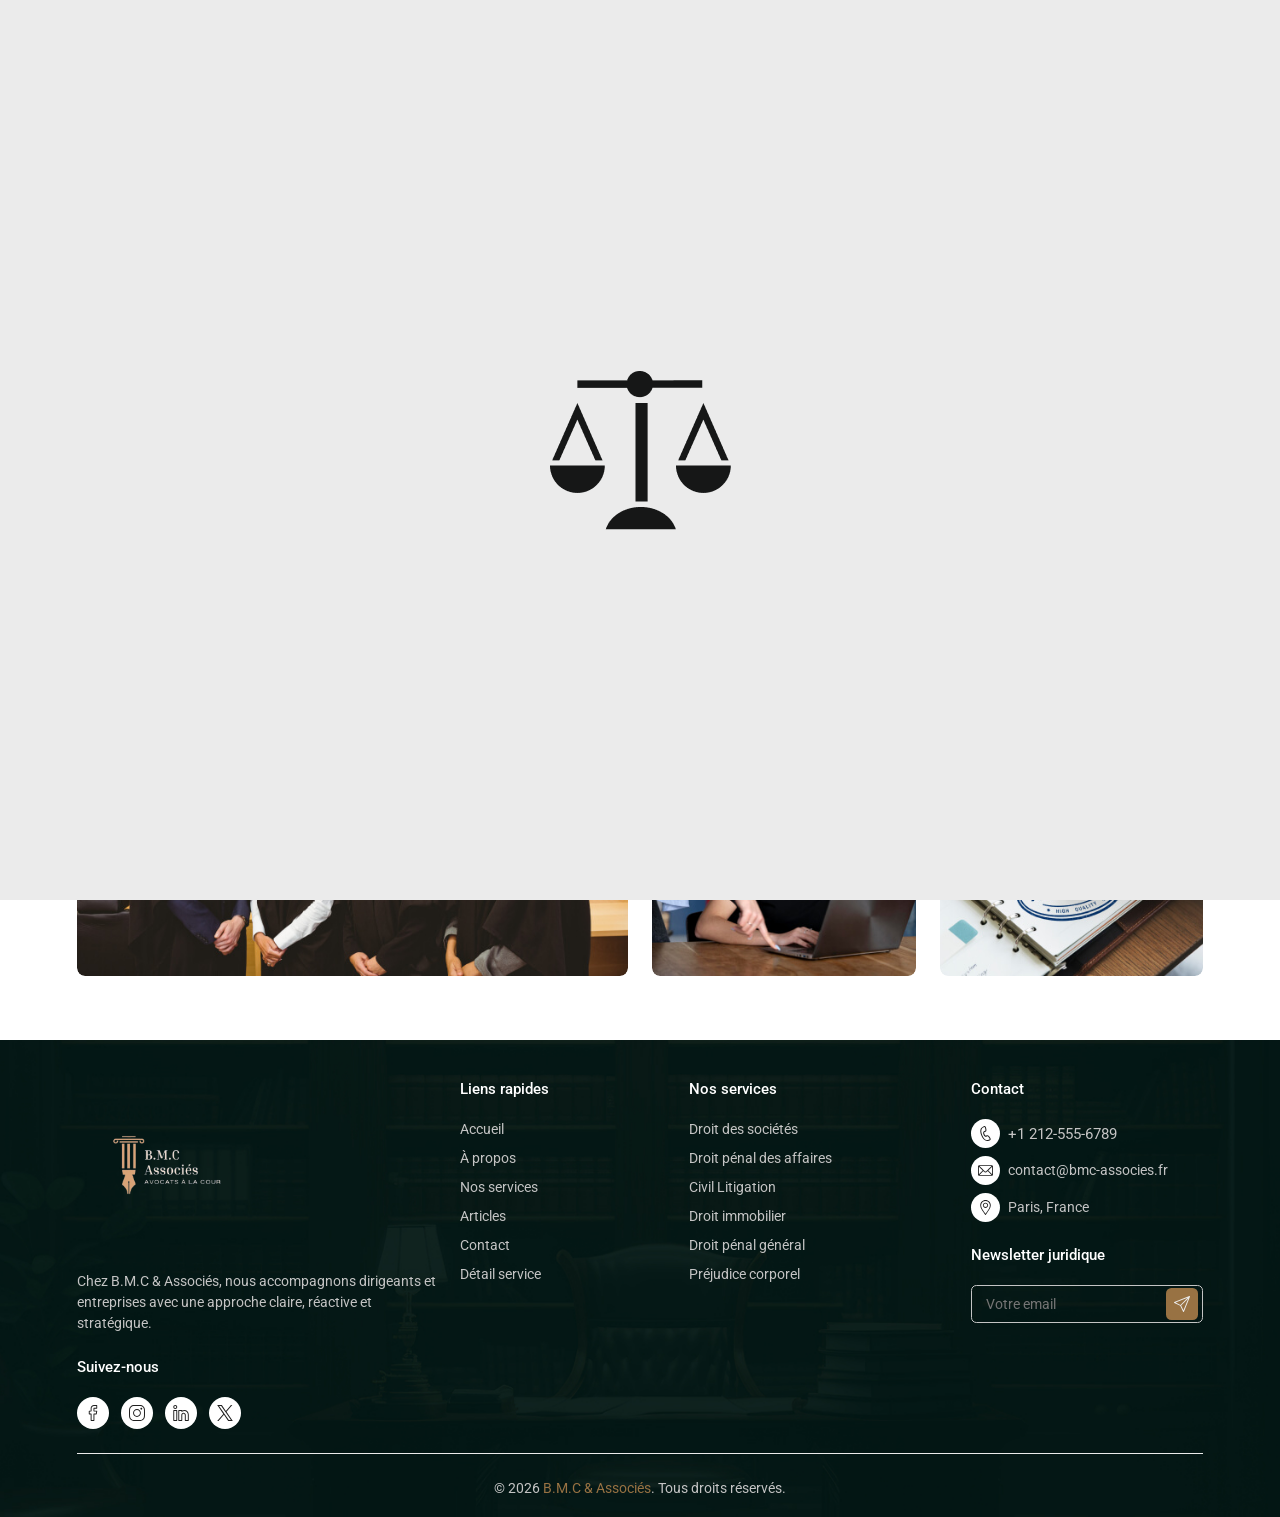
<file: case-study.html>
﻿<!DOCTYPE html>
<html lang="fr">

<head>
    <meta charset="UTF-8">
    <meta http-equiv="X-UA-Compatible" content="IE=edge">
    <meta name="viewport" content="width=device-width, initial-scale=1, shrink-to-fit=no">
    <meta name="description" content="Découvrez des exemples de dossiers et stratégies juridiques menés par BMC Avocats.">
    <meta name="robots" content="index,follow">
    <meta property="og:locale" content="fr_FR">
    <meta property="og:type" content="website">
    
    <meta property="og:title" content="Études de cas | BMC Avocats">
    <meta property="og:description" content="Découvrez des exemples de dossiers et stratégies juridiques menés par BMC Avocats.">

    <title>Études de cas | BMC Avocats</title>
    <link rel="canonical" href="https://www.bmc-avocats.fr/case-study.html">

    <!-- Favicon -->
    <link rel="shortcut icon" type="image/x-icon" href="assets/media/favicon.png">

    <!-- All CSS files -->
    <link rel="stylesheet" href="assets/css/vendor/font-awesome.css">
    <link rel="stylesheet" href="assets/css/vendor/slick-theme.css">
    <link rel="stylesheet" href="assets/css/vendor/slick-slider.css">
    <link rel="stylesheet" href="assets/css/vendor/bootstrap.min.css">
    <link rel="stylesheet" href="assets/css/app.css">

</head>

<body>

    <!-- Cursor Style -->
    <div id="cursor"></div>
    <div id="cursor-border"></div>
    <!-- Cursor Style -->

    <!-- Preloader START -->
    <div class="page-loader" id="preloader">
        <div class="preloader-container">
            <img src="assets/media/preloader/1.png" class="top-bar" alt="">
            <div class="preloader">
                <img src="assets/media/preloader/2.png" class="lefthandle" alt="">
                <img src="assets/media/preloader/3.png" alt="">
                <img src="assets/media/preloader/2.png" class="righthandle" alt="">
            </div>
        </div>
    </div>
    <!-- Preloader END -->

    <!-- Main Wrapper Start -->
    <div id="scroll-container" class="main-wrapper">

        <!-- Header Menu Start -->
        <div class="header-top">
            <div class="container-fluid">
                <div class="header-top-wrapper">
                    <div class="left-contact-block">
                        <div class="info-block">
                            <img src="assets/media/vector/call-vector.png" alt="">
                            <a href="tel:+33123456789" class="hover-content">+33 1 23 45 67 89</a>
                        </div>
                        <div class="info-block">
                            <img src="assets/media/vector/mail-vector.png" alt="">
                            <a href="mailto:contact@bmc-associes.fr" class="hover-content">contact@bmc-associes.fr</a>
                        </div>
                        <div class="info-block">
                            <img src="assets/media/vector/location-vector.png" alt="">
                            <p class="white">Paris, France</p>
                        </div>
                    </div>
                    <div class="right-links-block">
                        <a href="" class="link">
                            <svg xmlns="http://www.w3.org/2000/svg" width="20" height="20" viewBox="0 0 20 20"
                                fill="none">
                                <path
                                    d="M14.6875 4.6875C15.0109 4.6875 15.2734 4.425 15.2734 4.10156V0.585938C15.2734 0.2625 15.0109 0 14.6875 0H11.1719C8.91016 0 7.07031 1.83984 7.07031 4.10156V7.03125H5.3125C4.98906 7.03125 4.72656 7.29375 4.72656 7.61719V11.1328C4.72656 11.4563 4.98906 11.7188 5.3125 11.7188H7.07031V19.4141C7.07031 19.7375 7.33281 20 7.65625 20H11.1719C11.4953 20 11.7578 19.7375 11.7578 19.4141V11.7188H14.1016C14.3879 11.7188 14.6324 11.5117 14.6797 11.2293L15.2656 7.71367C15.2938 7.54375 15.2461 7.36992 15.1348 7.23828C15.0234 7.10703 14.8598 7.03125 14.6875 7.03125H11.7578V4.6875H14.6875ZM11.1719 8.20312H13.9957L13.6051 10.5469H11.1719C10.8484 10.5469 10.5859 10.8094 10.5859 11.1328V18.8281H8.24219V11.1328C8.24219 10.8094 7.97969 10.5469 7.65625 10.5469H5.89844V8.20312H7.65625C7.97969 8.20312 8.24219 7.94063 8.24219 7.61719V4.10156C8.24219 2.48633 9.55664 1.17188 11.1719 1.17188H14.1016V3.51562H11.1719C10.8484 3.51562 10.5859 3.77813 10.5859 4.10156V7.61719C10.5859 7.94063 10.8484 8.20312 11.1719 8.20312Z"
                                    fill="#EBEBEB" />
                            </svg>
                        </a>
                        <a href="" class="link">
                            <svg xmlns="http://www.w3.org/2000/svg" width="20" height="20" viewBox="0 0 20 20"
                                fill="none">
                                <g clip-path="url(#clip0_17753_3781)">
                                    <path
                                        d="M10.1968 20C10.1306 20 10.0644 20 9.99771 19.9997C8.43002 20.0035 6.9815 19.9637 5.57281 19.878C4.28131 19.7994 3.10242 19.3531 2.16339 18.5874C1.25732 17.8485 0.63858 16.8495 0.324402 15.6185C0.0509644 14.5467 0.0364685 13.4946 0.022583 12.477C0.0125122 11.7469 0.00213623 10.8817 0 10.0019C0.00213623 9.11838 0.0125122 8.25321 0.022583 7.52307C0.0364685 6.50562 0.0509644 5.45352 0.324402 4.38159C0.63858 3.15052 1.25732 2.15152 2.16339 1.41269C3.10242 0.647006 4.28131 0.200687 5.57297 0.122104C6.98166 0.036502 8.43048 -0.00347599 10.0015 0.000338713C11.5697 -0.00301822 13.0177 0.036502 14.4264 0.122104C15.7179 0.200687 16.8968 0.647006 17.8358 1.41269C18.7421 2.15152 19.3607 3.15052 19.6748 4.38159C19.9483 5.45337 19.9628 6.50562 19.9767 7.52307C19.9867 8.25321 19.9972 9.11838 19.9992 9.9982V10.0019C19.9972 10.8817 19.9867 11.7469 19.9767 12.477C19.9628 13.4944 19.9484 14.5465 19.6748 15.6185C19.3607 16.8495 18.7421 17.8485 17.8358 18.5874C16.8968 19.3531 15.7179 19.7994 14.4264 19.878C13.0774 19.9601 11.6916 20 10.1968 20ZM9.99771 18.761C11.5399 18.7647 12.9559 18.7256 14.3315 18.642C15.3081 18.5826 16.46 17.9421 17.1537 17.3764C17.7948 16.8535 18.2364 16.1321 18.4661 15.2321C18.6937 14.3399 18.7069 13.382 18.7195 12.4556C18.7294 11.7304 18.7398 10.8713 18.7419 10C18.7398 9.1286 18.7294 8.26969 18.7195 7.54444C18.7069 6.61807 18.6937 5.66013 18.4661 4.76779C18.2364 3.86783 17.7948 3.1464 17.1537 2.62348C16.46 2.05799 15.3081 1.43619 14.3315 1.37683C12.9559 1.29306 11.5399 1.25445 10.0014 1.25781C8.45947 1.25415 7.0433 1.29764 5.66772 1.38141C4.69116 1.44077 3.64605 1.85959 2.95239 2.42508C2.31121 2.948 1.75088 3.86783 1.52123 4.76779C1.29357 5.66013 1.28045 6.61792 1.26779 7.54444C1.25787 8.2703 1.24749 9.12982 1.24535 10.0019C1.24749 10.8701 1.25787 11.7298 1.26779 12.4556C1.28045 13.382 1.29357 14.3399 1.52123 15.2321C1.75088 16.1321 2.19247 16.8535 2.83364 17.3764C3.52731 17.9419 4.69116 18.5826 5.66772 18.642C7.0433 18.7258 8.45978 18.7648 9.99771 18.761ZM9.96048 14.8828C7.26822 14.8828 5.07767 12.6924 5.07767 10C5.07767 7.30762 7.26822 5.11722 9.96048 5.11722C12.6529 5.11722 14.8433 7.30762 14.8433 10C14.8433 12.6924 12.6529 14.8828 9.96048 14.8828ZM10.0014 6.25416C7.80598 6.25416 6.26095 7.7992 6.26095 9.9982C6.26095 11.829 7.6453 13.7609 9.97978 13.7609C11.8107 13.7609 13.7142 12.0264 13.7142 9.9982C13.7142 8.16745 12.3175 6.25416 10.0014 6.25416ZM15.3902 3.55472C14.743 3.55472 14.2183 4.07932 14.2183 4.7266C14.2183 5.37387 14.743 5.89847 15.3902 5.89847C16.0374 5.89847 16.562 5.37387 16.562 4.7266C16.562 4.07932 16.0374 3.55472 15.3902 3.55472Z"
                                        fill="#EBEBEB" />
                                </g>
                                <defs>
                                    <clipPath>
                                        <rect width="20" height="20" fill="white" />
                                    </clipPath>
                                </defs>
                            </svg>
                        </a>
                        <a href="" class="link">
                            <svg xmlns="http://www.w3.org/2000/svg" width="20" height="20" viewBox="0 0 20 20"
                                fill="none">
                                <g clip-path="url(#clip0_17753_3783)">
                                    <path
                                        d="M11.8683 8.46864L19.1537 0H17.4273L11.1014 7.3532L6.04897 0H0.221558L7.86186 11.1193L0.221558 20H1.94805L8.62833 12.2348L13.9641 20H19.7915L11.8679 8.46864H11.8683ZM9.50367 11.2173L8.72954 10.1101L2.57013 1.29967H5.22192L10.1926 8.40994L10.9668 9.51718L17.4281 18.7594H14.7763L9.50367 11.2177V11.2173Z"
                                        fill="#EBEBEB" />
                                </g>
                                <defs>
                                    <clipPath>
                                        <rect width="20" height="20" fill="white" />
                                    </clipPath>
                                </defs>
                            </svg>
                        </a>
                        <a href="" class="link">
                            <svg xmlns="http://www.w3.org/2000/svg" width="20" height="20" viewBox="0 0 20 20"
                                fill="none">
                                <g clip-path="url(#clip0_17753_3785)">
                                    <path
                                        d="M4.70306 6.27594H0.9375C0.613861 6.27594 0.351562 6.53839 0.351562 6.86188V19.4141C0.351562 19.7377 0.613861 20 0.9375 20H4.70306C5.0267 20 5.289 19.7377 5.289 19.4141V6.86188C5.289 6.53839 5.0267 6.27594 4.70306 6.27594ZM4.11713 18.8281H1.52344V7.44781H4.11713V18.8281Z"
                                        fill="#EBEBEB" />
                                    <path
                                        d="M2.82043 0C1.45905 0 0.351562 1.10748 0.351562 2.46857C0.351562 3.82996 1.45905 4.93729 2.82043 4.93729C4.18167 4.93729 5.289 3.8298 5.289 2.46857C5.289 1.10748 4.18167 0 2.82043 0ZM2.82043 3.76541C2.10526 3.76541 1.52344 3.18375 1.52344 2.46857C1.52344 1.75354 2.10526 1.17188 2.82043 1.17188C3.53546 1.17188 4.11713 1.75354 4.11713 2.46857C4.11713 3.18375 3.53546 3.76541 2.82043 3.76541Z"
                                        fill="#EBEBEB" />
                                    <path
                                        d="M14.1176 6.19308C13.2269 6.19308 12.3491 6.40778 11.563 6.80939C11.5363 6.51047 11.2852 6.27594 10.9793 6.27594H7.21344C6.88995 6.27594 6.6275 6.53839 6.6275 6.86188V19.4141C6.6275 19.7377 6.88995 20 7.21344 20H10.9793C11.3029 20 11.5652 19.7377 11.5652 19.4141V12.5104C11.5652 11.6223 12.2879 10.8998 13.176 10.8998C14.064 10.8998 14.7864 11.6223 14.7864 12.5104V19.4141C14.7864 19.7377 15.0488 20 15.3723 20H19.138C19.4617 20 19.724 19.7377 19.724 19.4141V11.7995C19.724 8.70804 17.209 6.19308 14.1176 6.19308ZM18.5521 18.8281H15.9584V12.5104C15.9584 10.9761 14.7102 9.72794 13.1761 9.72794C11.6417 9.72794 10.3934 10.9761 10.3934 12.5104V18.8281H7.79953V7.44781H10.3934V7.88071C10.3934 8.10608 10.5226 8.31146 10.7259 8.40897C10.929 8.50647 11.17 8.4787 11.346 8.33786C12.1394 7.70142 13.098 7.36496 14.1176 7.36496C16.5628 7.36496 18.5521 9.35425 18.5521 11.7995V18.8281Z"
                                        fill="#EBEBEB" />
                                </g>
                                <defs>
                                    <clipPath>
                                        <rect width="20" height="20" fill="white" />
                                    </clipPath>
                                </defs>
                            </svg>
                        </a>
                    </div>
                </div>
            </div>
        </div>
        <header class="main-menu">
            <div class="header-section">
                <div class="container-fluid">
                    <div class="header-center">
                        <div class="row align-items-center justify-content-between gap-24">
                            <div class="col-xl-2 col-lg-3 col-5">
                                <a href="index.html" class="header-logo bmc-logo-inline"><img src="assets/media/logo-1-nobg.png" alt="BMC Avocats"></a>
                            </div>
                            <div class="col-lg-5 col-1 d-md-flex d-none">
                                <nav class="navigation">
                                    <div class="menu-button-right">
                                        <div class="main-menu__nav">
                                            <ul class="main-menu__list">
                                                <li>
                                                    <a href="index.html">Accueil</a>
                                                </li>
                                                <li class="dropdown">
                                                    <a href="javascript:void(0);">Services</a>
                                                    <ul class="sub-menu">
                                                        <li><a href="services.html">Services</a></li>
                                                        <li><a href="service-detail.html">Détail service</a></li>
                                                    </ul>
                                                </li>
                                                <li class="dropdown">
                                                    <a href="javascript:void(0);">Équipe</a>
                                                    <ul class="sub-menu">
                                                        <li><a href="team.html">Équipe</a></li>
                                                        <li><a href="team-detail.html">Profil avocat</a></li>
                                                    </ul>
                                                </li>
                                                <li class="dropdown">
                                                    <a href="javascript:void(0);">Articles</a>
                                                    <ul>
                                                        <li><a href="blog-grid.html">Articles</a></li>
                                                        <li><a href="blog-grid-sidebar.html">Articles</a></li>
                                                        <li><a href="blog-detail.html">Article</a></li>
                                                    </ul>
                                                </li>
                                                <li class="dropdown">
                                                    <a href="javascript:void(0);" class="active">Cabinet</a>
                                                    <ul>
                                                        <li><a href="about.html">À propos</a></li>
                                                        <li><a href="case-study.html">Études de cas</a></li>
                                                        <li><a href="case-study-detail.html">Détail étude de cas</a></li>
                                                        <li><a href="appointment.html">Prendre rendez-vous</a></li>
                                                        <li><a href="contact.html">Contact</a></li>
                                                    </ul>
                                                </li>
                                            </ul>
                                        </div>
                                    </div>
                                </nav>
                            </div>
                            <div class="col-xl-4 col-lg-3 col-5 p-0">
                                <div class="header-buttons">
                                    <div class="right-nav d-sm-flex d-none">
                                        <form action="index.html">
                                            <div class="search-block">
                                                <input type="text" class="input-search form-control" name="search"
                                                    id="searchbar" placeholder="Rechercher...">
                                                <a href="javascript:;" class="button-block search-toggler">
                                                    <svg xmlns="http://www.w3.org/2000/svg" width="24" height="24"
                                                        viewBox="0 0 24 24" fill="none">
                                                        <path
                                                            d="M9.74062 0C15.1116 0 19.4812 4.36964 19.4812 9.74063C19.4812 12.1734 18.5847 14.4008 17.1047 16.1097L23.7941 22.7997C24.0687 23.0743 24.0686 23.5195 23.794 23.7941C23.5194 24.0687 23.0743 24.0686 22.7997 23.7941L16.1104 17.1041C14.4014 18.5845 12.1738 19.4813 9.74062 19.4813C4.36964 19.4813 0 15.1116 0 9.74063C0 4.36964 4.36964 0 9.74062 0ZM9.74062 18.075C14.3362 18.075 18.075 14.3362 18.075 9.74063C18.075 5.14505 14.3362 1.40625 9.74062 1.40625C5.14505 1.40625 1.40625 5.14505 1.40625 9.74063C1.40625 14.3362 5.14505 18.075 9.74062 18.075Z"
                                                            fill="#1E1F20" />
                                                    </svg>
                                                </a>
                                            </div>
                                        </form>
                                        <a href="appointment.html" class="header-cus-btn">
                                            <span class="text">Prendre rendez-vous</span>
                                        </a>
                                    </div>

                                    <a href="#" class="main-menu__toggler mobile-nav__toggler">
                                        <img src="assets/media/icons/menu-2.png" alt="">
                                    </a>
                                </div>
                            </div>
                        </div>
                    </div>
                </div>
            </div>
        </header>
        <!-- Header Menu End -->

        <div class="stricky-header stricked-menu">
            <div class="">
                <div class="sticky-header__content"></div>
            </div>
        </div>

        <!-- Main Sections -->
        <main class="main-wrapper">

            <!-- Title Banner Start -->
            <section class="title-banner mb-96">
                <div class="container-fluid">
                    <h1>Études de cas</h1>
                </div>
            </section>
            <!-- Title Banner End -->

            <!-- Nos dossiers Section Start -->
            <div class="case-portfolio-sec mb-96">
                <div class="container-fluid">
                    <div class="row row-gap-4">
                        <div class="col-lg-3 col-md-6">
                            <a href="case-study-detail.html" class="portfolio-block">
                                <img src="assets/media/images/project-img-1.jpg" alt="">
                                <div class="hover-bg"></div>
                                <span class="block-content">
                                    <span class="h5 fw-500 white mb-16">Litige patrimonial familial</span>
                                    <span class="text-16 light-gray">Droit pénal des affaires</span>
                                </span>
                            </a>
                        </div>
                        <div class="col-lg-3 col-md-6">
                            <a href="case-study-detail.html" class="portfolio-block">
                                <img src="assets/media/images/project-img-2.jpg" alt="">
                                <div class="hover-bg"></div>
                                <span class="block-content">
                                    <span class="h5 fw-500 white mb-16">Litige patrimonial familial</span>
                                    <span class="text-16 light-gray">Droit pénal des affaires</span>
                                </span>
                            </a>
                        </div>
                        <div class="col-lg-6">
                            <a href="case-study-detail.html" class="portfolio-block">
                                <img src="assets/media/images/project-img-3.jpg" alt="">
                                <div class="hover-bg"></div>
                                <span class="block-content">
                                    <span class="h5 fw-500 white mb-16">Johnson Family Estate<br> Settlement</span>
                                    <span class="text-16 light-gray">Droit pénal des affaires</span>
                                </span>
                            </a>
                        </div>
                        <div class="col-lg-6">
                            <a href="case-study-detail.html" class="portfolio-block">
                                <img src="assets/media/images/project-img-4.jpg" alt="">
                                <div class="hover-bg"></div>
                                <span class="block-content">
                                    <span class="h5 fw-500 white mb-16">Johnson Family Estate<br> Settlement</span>
                                    <span class="text-16 light-gray">Droit pénal des affaires</span>
                                </span>
                            </a>
                        </div>
                        <div class="col-lg-3 col-md-6">
                            <a href="case-study-detail.html" class="portfolio-block">
                                <img src="assets/media/images/project-img-5.jpg" alt="">
                                <div class="hover-bg"></div>
                                <span class="block-content">
                                    <span class="h5 fw-500 white mb-16">Litige patrimonial familial</span>
                                    <span class="text-16 light-gray">Droit pénal des affaires</span>
                                </span>
                            </a>
                        </div>
                        <div class="col-lg-3 col-md-6">
                            <a href="case-study-detail.html" class="portfolio-block">
                                <img src="assets/media/images/project-img-6.jpg" alt="">
                                <div class="hover-bg"></div>
                                <span class="block-content">
                                    <span class="h5 fw-500 white mb-16">Litige patrimonial familial</span>
                                    <span class="text-16 light-gray">Droit pénal des affaires</span>
                                </span>
                            </a>
                        </div>
                    </div>
                </div>
            </div>
            <!-- Nos dossiers Section End -->

            <!-- FOOTER Start -->
            <footer>
                <div class="container-fluid">
                    <div class="row row-gap-5 mb-32">
                        <div class="col-lg-4">
                            <div>
                                <a href="" class="footer-logo mb-24"><img src="assets/media/logo-2-nobg.png"
                                        alt="footer-logo"></a>
                                <p class="mb-32 medium-gray">Chez B.M.C & Associés, nous accompagnons dirigeants et entreprises avec une approche claire, réactive et stratégique.
                                </p>
                                <h6 class="fw-500 mb-24 white">Suivez-nous</h6>
                                <ul class="unstyled social-link">
                                    <li>
                                        <a href="">
                                            <svg xmlns="http://www.w3.org/2000/svg" width="20" height="20"
                                                viewBox="0 0 20 20" fill="none">
                                                <path
                                                    d="M14.6875 4.6875C15.0109 4.6875 15.2734 4.425 15.2734 4.10156V0.585938C15.2734 0.2625 15.0109 0 14.6875 0H11.1718C8.91013 0 7.07028 1.83984 7.07028 4.10156V7.03125H5.31247C4.98903 7.03125 4.72653 7.29375 4.72653 7.61719V11.1328C4.72653 11.4562 4.98903 11.7188 5.31247 11.7188H7.07028V19.4141C7.07028 19.7375 7.33278 20 7.65622 20H11.1718C11.4953 20 11.7578 19.7375 11.7578 19.4141V11.7188H14.1015C14.3879 11.7188 14.6324 11.5117 14.6797 11.2293L15.2656 7.71367C15.2937 7.54375 15.2461 7.36992 15.1347 7.23828C15.0234 7.10703 14.8597 7.03125 14.6875 7.03125H11.7578V4.6875H14.6875ZM11.1718 8.20312H13.9957L13.605 10.5469H11.1718C10.8484 10.5469 10.5859 10.8094 10.5859 11.1328V18.8281H8.24216V11.1328C8.24216 10.8094 7.97966 10.5469 7.65622 10.5469H5.89841V8.20312H7.65622C7.97966 8.20312 8.24216 7.94062 8.24216 7.61719V4.10156C8.24216 2.48633 9.55661 1.17188 11.1718 1.17188H14.1015V3.51562H11.1718C10.8484 3.51562 10.5859 3.77813 10.5859 4.10156V7.61719C10.5859 7.94062 10.8484 8.20312 11.1718 8.20312Z"
                                                    fill="#EBEBEB" />
                                            </svg>
                                        </a>
                                    </li>
                                    <li><a href="">
                                            <svg xmlns="http://www.w3.org/2000/svg" width="20" height="20"
                                                viewBox="0 0 20 20" fill="none">
                                                <g clip-path="url(#clip0_17799_4114)">
                                                    <path
                                                        d="M10.1968 19.9999C10.1306 19.9999 10.0644 19.9999 9.99771 19.9996C8.43002 20.0035 6.9815 19.9636 5.57281 19.8779C4.28131 19.7993 3.10242 19.353 2.16339 18.5873C1.25732 17.8485 0.63858 16.8495 0.324402 15.6184C0.0509644 14.5466 0.0364685 13.4945 0.022583 12.4769C0.0125122 11.7468 0.00213623 10.8816 0 10.0018C0.00213623 9.11829 0.0125122 8.25312 0.022583 7.52298C0.0364685 6.50553 0.0509644 5.45343 0.324402 4.3815C0.63858 3.15043 1.25732 2.15143 2.16339 1.4126C3.10242 0.646916 4.28131 0.200597 5.57297 0.122014C6.98166 0.0364124 8.43048 -0.00356563 10.0015 0.000249067C11.5697 -0.00310787 13.0177 0.0364124 14.4264 0.122014C15.7179 0.200597 16.8968 0.646916 17.8358 1.4126C18.7421 2.15143 19.3607 3.15043 19.6748 4.3815C19.9483 5.45328 19.9628 6.50553 19.9767 7.52298C19.9867 8.25312 19.9972 9.11829 19.9992 9.99811V10.0018C19.9972 10.8816 19.9867 11.7468 19.9767 12.4769C19.9628 13.4944 19.9484 14.5465 19.6748 15.6184C19.3607 16.8495 18.7421 17.8485 17.8358 18.5873C16.8968 19.353 15.7179 19.7993 14.4264 19.8779C13.0774 19.96 11.6916 19.9999 10.1968 19.9999ZM9.99771 18.7609C11.5399 18.7646 12.9559 18.7255 14.3315 18.6419C15.3081 18.5825 16.46 17.942 17.1537 17.3763C17.7948 16.8534 18.2364 16.132 18.4661 15.232C18.6937 14.3398 18.7069 13.3819 18.7195 12.4555C18.7294 11.7303 18.7398 10.8712 18.7419 9.99994C18.7398 9.12851 18.7294 8.2696 18.7195 7.54435C18.7069 6.61798 18.6937 5.66004 18.4661 4.7677C18.2364 3.86774 17.7948 3.14631 17.1537 2.62339C16.46 2.0579 15.3081 1.4361 14.3315 1.37674C12.9559 1.29297 11.5399 1.25436 10.0014 1.25772C8.45947 1.25406 7.0433 1.29755 5.66772 1.38132C4.69116 1.44068 3.64605 1.8595 2.95239 2.42499C2.31121 2.94791 1.75088 3.86774 1.52123 4.7677C1.29357 5.66004 1.28045 6.61783 1.26779 7.54435C1.25787 8.27021 1.24749 9.12973 1.24535 10.0018C1.24749 10.87 1.25787 11.7297 1.26779 12.4555C1.28045 13.3819 1.29357 14.3398 1.52123 15.232C1.75088 16.132 2.19247 16.8534 2.83364 17.3763C3.52731 17.9418 4.69116 18.5825 5.66772 18.6419C7.0433 18.7257 8.45978 18.7647 9.99771 18.7609ZM9.96048 14.8828C7.26822 14.8828 5.07767 12.6924 5.07767 9.99994C5.07767 7.30753 7.26822 5.11713 9.96048 5.11713C12.6529 5.11713 14.8433 7.30753 14.8433 9.99994C14.8433 12.6924 12.6529 14.8828 9.96048 14.8828ZM10.0014 6.25407C7.80598 6.25407 6.26095 7.79911 6.26095 9.99811C6.26095 11.8289 7.6453 13.7608 9.97978 13.7608C11.8107 13.7608 13.7142 12.0263 13.7142 9.99811C13.7142 8.16736 12.3175 6.25407 10.0014 6.25407ZM15.3902 3.55463C14.743 3.55463 14.2183 4.07923 14.2183 4.72651C14.2183 5.37378 14.743 5.89838 15.3902 5.89838C16.0374 5.89838 16.562 5.37378 16.562 4.72651C16.562 4.07923 16.0374 3.55463 15.3902 3.55463Z"
                                                        fill="#1F1F1F" />
                                                </g>
                                                <defs>
                                                    <clipPath>
                                                        <rect width="20" height="20" fill="white" />
                                                    </clipPath>
                                                </defs>
                                            </svg>
                                        </a></li>
                                    <li><a href="">
                                            <svg xmlns="http://www.w3.org/2000/svg" width="20" height="20"
                                                viewBox="0 0 20 20" fill="none">
                                                <g clip-path="url(#clip0_17799_4117)">
                                                    <path
                                                        d="M4.70306 6.27594H0.9375C0.613861 6.27594 0.351562 6.53839 0.351562 6.86188V19.4141C0.351562 19.7377 0.613861 20 0.9375 20H4.70306C5.0267 20 5.289 19.7377 5.289 19.4141V6.86188C5.289 6.53839 5.0267 6.27594 4.70306 6.27594ZM4.11713 18.8281H1.52344V7.44781H4.11713V18.8281Z"
                                                        fill="#1F1F1F" />
                                                    <path
                                                        d="M2.82043 0C1.45905 0 0.351562 1.10748 0.351562 2.46857C0.351562 3.82996 1.45905 4.93729 2.82043 4.93729C4.18167 4.93729 5.289 3.8298 5.289 2.46857C5.289 1.10748 4.18167 0 2.82043 0ZM2.82043 3.76541C2.10526 3.76541 1.52344 3.18375 1.52344 2.46857C1.52344 1.75354 2.10526 1.17188 2.82043 1.17188C3.53546 1.17188 4.11713 1.75354 4.11713 2.46857C4.11713 3.18375 3.53546 3.76541 2.82043 3.76541Z"
                                                        fill="#1F1F1F" />
                                                    <path
                                                        d="M14.1176 6.19308C13.2269 6.19308 12.3491 6.40778 11.563 6.80939C11.5363 6.51047 11.2852 6.27594 10.9793 6.27594H7.21344C6.88995 6.27594 6.6275 6.53839 6.6275 6.86188V19.4141C6.6275 19.7377 6.88995 20 7.21344 20H10.9793C11.3029 20 11.5652 19.7377 11.5652 19.4141V12.5104C11.5652 11.6223 12.2879 10.8998 13.176 10.8998C14.064 10.8998 14.7864 11.6223 14.7864 12.5104V19.4141C14.7864 19.7377 15.0488 20 15.3723 20H19.138C19.4617 20 19.724 19.7377 19.724 19.4141V11.7995C19.724 8.70804 17.209 6.19308 14.1176 6.19308ZM18.5521 18.8281H15.9584V12.5104C15.9584 10.9761 14.7102 9.72794 13.1761 9.72794C11.6417 9.72794 10.3934 10.9761 10.3934 12.5104V18.8281H7.79953V7.44781H10.3934V7.88071C10.3934 8.10608 10.5226 8.31146 10.7259 8.40897C10.929 8.50647 11.17 8.4787 11.346 8.33786C12.1394 7.70142 13.098 7.36496 14.1176 7.36496C16.5628 7.36496 18.5521 9.35425 18.5521 11.7995V18.8281Z"
                                                        fill="#1F1F1F" />
                                                </g>
                                                <defs>
                                                    <clipPath>
                                                        <rect width="20" height="20" fill="white" />
                                                    </clipPath>
                                                </defs>
                                            </svg>
                                        </a></li>
                                    <li><a href="">
                                            <svg xmlns="http://www.w3.org/2000/svg" width="20" height="20"
                                                viewBox="0 0 20 20" fill="none">
                                                <g clip-path="url(#clip0_17799_4120)">
                                                    <path
                                                        d="M11.8683 8.46864L19.1537 0H17.4273L11.1014 7.3532L6.04897 0H0.221558L7.86186 11.1193L0.221558 20H1.94805L8.62834 12.2348L13.9641 20H19.7915L11.8679 8.46864H11.8683ZM9.50367 11.2173L8.72954 10.1101L2.57013 1.29967H5.22192L10.1926 8.40994L10.9668 9.51718L17.4281 18.7594H14.7763L9.50367 11.2177V11.2173Z"
                                                        fill="#1F1F1F" />
                                                </g>
                                                <defs>
                                                    <clipPath>
                                                        <rect width="20" height="20" fill="white" />
                                                    </clipPath>
                                                </defs>
                                            </svg>
                                        </a></li>
                                </ul>
                            </div>
                        </div>
                        <div class="col-lg-8">
                            <div class="link-wrapper">
                                <div class="footer-links">
                                    <h6 class="fw-500 white mb-24">Liens rapides</h6>
                                    <ul class="unstyled">
                                        <li>
                                            <a href="index.html">Accueil</a>
                                        </li>
                                        <li>
                                            <a href="about.html">À propos</a>
                                        </li>
                                        <li>
                                            <a href="services.html">Nos services</a>
                                        </li>
                                        <li>
                                            <a href="blog-grid.html">Articles</a>
                                        </li>
                                        <li>
                                            <a href="contact.html">Contact</a>
                                        </li>
                                        <li>
                                            <a href="service-detail.html">Détail service</a>
                                        </li>
                                    </ul>
                                </div>
                                <div class="footer-links">
                                    <h6 class="fw-500 white mb-24">Nos services</h6>
                                    <ul class="unstyled">
                                        <li>
                                            <a href="service-detail.html">Droit des sociétés</a>
                                        </li>
                                        <li>
                                            <a href="service-detail.html">Droit pénal des affaires</a>
                                        </li>
                                        <li>
                                            <a href="service-detail.html">Civil Litigation</a>
                                        </li>
                                        <li>
                                            <a href="service-detail.html">Droit immobilier</a>
                                        </li>
                                        <li>
                                            <a href="service-detail.html">Droit pénal général</a>
                                        </li>
                                        <li>
                                            <a href="service-detail.html">Préjudice corporel</a>
                                        </li>
                                    </ul>
                                </div>
                                <div>
                                    <h6 class="fw-500 white mb-24">Contact</h6>
                                    <div class="number-block mb-12">
                                        <div class="tel-icon"><svg xmlns="http://www.w3.org/2000/svg" width="16"
                                                height="16" viewBox="0 0 16 16" fill="none">
                                                <path
                                                    d="M12.9992 12.4243L12.6655 11.8671C12.0654 10.8777 11.2372 9.74206 10.1508 9.74206C9.94957 9.74206 9.75025 9.78255 9.55296 9.86452L8.96988 10.1146C8.91662 10.1367 8.86488 10.1618 8.81011 10.1884C8.66087 10.261 8.49165 10.3432 8.31759 10.3432C7.88822 10.3432 7.39072 9.78442 6.91697 8.76988C6.45202 7.77409 6.48168 7.25206 6.58841 6.98939C6.70618 6.69958 6.98004 6.57568 7.27425 6.46433C7.31517 6.44881 7.35212 6.43474 7.38805 6.41995L7.9785 6.17134C9.51673 5.52808 8.94448 3.28012 8.75685 2.54311L8.59773 1.90944C8.4617 1.3872 8.10103 0 6.9047 0C6.68323 0 6.44697 0.0515968 6.2027 0.153419C6.04242 0.217068 3.83682 1.11738 3.03776 2.69906C2.08274 4.58173 2.25933 7.10637 3.56209 10.2012C4.85512 13.3 6.53184 15.1954 8.5457 15.8346C8.89115 15.9444 9.28155 15.9999 9.70616 15.9999H9.70638C11.0962 15.9999 12.4681 15.4086 12.5794 15.3596C13.0586 15.1566 13.3683 14.8481 13.4999 14.4426C13.7231 13.7549 13.3488 13.0015 12.9992 12.4243ZM12.4702 14.1085C12.4396 14.2027 12.3333 14.2887 12.1543 14.3641C12.1513 14.3654 12.1477 14.3669 12.1447 14.3682C12.1323 14.3737 10.8905 14.9176 9.70609 14.9175C9.39276 14.9175 9.11254 14.879 8.87325 14.803C7.17662 14.2644 5.72584 12.576 4.56033 9.78291C3.38616 6.99328 3.19854 4.77469 4.00345 3.18796C4.62845 1.95087 6.58516 1.16609 6.60436 1.15858C6.60826 1.157 6.61208 1.15548 6.61591 1.15389C6.72733 1.10713 6.8272 1.08245 6.9047 1.08245C7.1432 1.08245 7.36027 1.45236 7.54891 2.17739L7.70731 2.80838C8.04907 4.15062 7.99704 4.99017 7.55952 5.17318L6.97189 5.4207C6.94851 5.43037 6.92116 5.44054 6.89099 5.45202C6.5664 5.57491 5.89095 5.83052 5.58548 6.58188C5.30831 7.26368 5.42304 8.12921 5.93591 9.22797C6.62666 10.7068 7.40566 11.4257 8.31745 11.4257C8.74061 11.4257 9.08029 11.2606 9.28321 11.162C9.32059 11.1438 9.354 11.1272 9.38994 11.1123L9.97389 10.8619C10.0341 10.8368 10.092 10.8246 10.1508 10.8246C10.4318 10.8246 10.9358 11.1029 11.7384 12.426L12.0719 12.9828C12.4829 13.6613 12.5153 13.9695 12.4702 14.1085Z"
                                                    fill="#1F1F1F" />
                                            </svg></div>
                                        <a href="tel:+33123456789" class="h6 fw-400 medium-gray hover-content">+1
                                            212-555-6789</a>
                                    </div>
                                    <div class="number-block mb-12">
                                        <div class="tel-icon"><svg xmlns="http://www.w3.org/2000/svg" width="16"
                                                height="16" viewBox="0 0 16 16" fill="none">
                                                <g clip-path="url(#clip0_17799_4153)">
                                                    <path
                                                        d="M14.5938 2.375H1.40625C0.629281 2.375 0 3.00819 0 3.78125V12.2188C0 12.9964 0.633906 13.625 1.40625 13.625H14.5938C15.3642 13.625 16 12.9991 16 12.2188V3.78125C16 3.00956 15.3732 2.375 14.5938 2.375ZM14.3968 3.3125C14.1095 3.59828 9.16509 8.51666 8.99438 8.68647C8.72875 8.95209 8.37562 9.09834 8 9.09834C7.62437 9.09834 7.27125 8.95206 7.00475 8.68559C6.88994 8.57137 2.00009 3.70731 1.60319 3.3125H14.3968ZM0.9375 12.0279V3.97266L4.98869 8.0025L0.9375 12.0279ZM1.60378 12.6875L5.65338 8.66366L6.34272 9.34937C6.78541 9.79206 7.37397 10.0358 8 10.0358C8.62603 10.0358 9.21459 9.79206 9.65641 9.35025L10.3466 8.66366L14.3962 12.6875H1.60378ZM15.0625 12.0279L11.0113 8.0025L15.0625 3.97266V12.0279Z"
                                                        fill="#1F1F1F" />
                                                </g>
                                                <defs>
                                                    <clipPath>
                                                        <rect width="16" height="16" fill="white" />
                                                    </clipPath>
                                                </defs>
                                            </svg></div>
                                        <a href="mailto:contact@bmc-associes.fr"
                                            class="text-16 fw-400 medium-gray hover-content">contact@bmc-associes.fr</a>
                                    </div>
                                    <div class="number-block mb-32">
                                        <div class="tel-icon"><svg xmlns="http://www.w3.org/2000/svg" width="16"
                                                height="16" viewBox="0 0 16 16" fill="none">
                                                <g clip-path="url(#clip0_17799_4158)">
                                                    <path
                                                        d="M7.60997 15.7913C7.69691 15.9217 7.84328 16 8 16C8.15672 16 8.30309 15.9217 8.39003 15.7913C9.49937 14.1273 11.1333 12.0723 12.272 9.98222C13.1824 8.31109 13.625 6.88581 13.625 5.625C13.625 2.52338 11.1016 0 8 0C4.89838 0 2.375 2.52338 2.375 5.625C2.375 6.88581 2.81759 8.31109 3.72803 9.98222C4.86581 12.0707 6.50291 14.1307 7.60997 15.7913ZM8 0.9375C10.5847 0.9375 12.6875 3.04031 12.6875 5.625C12.6875 6.72512 12.2823 8.00369 11.4487 9.53372C10.4672 11.3352 9.06669 13.1627 8 14.699C6.93347 13.1629 5.53281 11.3353 4.55128 9.53372C3.71772 8.00369 3.3125 6.72512 3.3125 5.625C3.3125 3.04031 5.41531 0.9375 8 0.9375Z"
                                                        fill="#1F1F1F" />
                                                    <path
                                                        d="M8 8.4375C9.55081 8.4375 10.8125 7.17581 10.8125 5.625C10.8125 4.07419 9.55081 2.8125 8 2.8125C6.44919 2.8125 5.1875 4.07419 5.1875 5.625C5.1875 7.17581 6.44919 8.4375 8 8.4375ZM8 3.75C9.03387 3.75 9.875 4.59113 9.875 5.625C9.875 6.65887 9.03387 7.5 8 7.5C6.96613 7.5 6.125 6.65887 6.125 5.625C6.125 4.59113 6.96613 3.75 8 3.75Z"
                                                        fill="#1F1F1F" />
                                                </g>
                                                <defs>
                                                    <clipPath>
                                                        <rect width="16" height="16" fill="white" />
                                                    </clipPath>
                                                </defs>
                                            </svg></div>
                                        <p class="medium-gray">Paris, France</p>
                                    </div>
                                    <h6 class="fw-500 white mb-24">Newsletter juridique</h6>
                                    <form>
                                        <div class="news-letter">
                                            <input type="email" name="email" id="new-email"
                                                placeholder="Votre email">
                                            <button type="submit"><svg xmlns="http://www.w3.org/2000/svg" width="20"
                                                    height="20" viewBox="0 0 20 20" fill="none">
                                                    <g clip-path="url(#clip0_17799_4167)">
                                                        <path
                                                            d="M19.8283 0.171647C19.6625 0.00586635 19.4138 -0.0451101 19.1963 0.041921L0.368218 7.57308C0.152789 7.65925 0.00853097 7.86441 0.00024974 8.09632C-0.00799243 8.32819 0.121382 8.54308 0.330132 8.64433L7.75465 12.2451L11.3555 19.6697C11.4537 19.8722 11.6588 19.9999 11.8826 19.9999C11.8895 19.9999 11.8965 19.9998 11.9035 19.9995C12.1353 19.9913 12.3406 19.847 12.4267 19.6316L19.9579 0.803599C20.045 0.585943 19.994 0.337389 19.8283 0.171647ZM2.03478 8.16862L16.9811 2.19016L8.07371 11.0974L2.03478 8.16862ZM11.8312 17.9651L8.90234 11.926L17.8097 3.01875L11.8312 17.9651Z"
                                                            fill="#EBEBEB" />
                                                    </g>
                                                    <defs>
                                                        <clipPath>
                                                            <rect width="20" height="20" fill="white" />
                                                        </clipPath>
                                                    </defs>
                                                </svg></button>
                                        </div>
                                    </form>
                                </div>
                            </div>
                        </div>
                    </div>
                    <div class="hr-line mb-32 medium-gray"></div>
                    <div class="footer-bottom-text">
                        <p class="medium-gray">&copy; 2026 <span class="color-sec">B.M.C & Associés</span>. Tous droits réservés.
                            </p>
                    </div>
                </div>
            </footer>
            <!-- FOOTER End -->
        </main>
        <!-- Main Sections -->
    </div>
    <!-- Main Wrapper End -->

    <!-- Back To Top Start -->
    <a href="#main-wrapper" id="backto-top" class="back-to-top"><i class="fas fa-angle-up"></i></a>


    <!-- Mobile Menu Start -->
    <div class="mobile-nav__wrapper">
        <div class="mobile-nav__overlay mobile-nav__toggler"></div>
        <div class="mobile-nav__content">
            <span class="mobile-nav__close mobile-nav__toggler"><i class="fa fa-times"></i></span>
            <div class="logo-box">
                <a href="index.html" aria-label="BMC Avocats" class="bmc-mobile-logo"><img src="assets/media/logo-1-nobg.png" alt="BMC Avocats"></a>
            </div>
            <div class="mobile-nav__container"></div>
            <ul class="mobile-nav__contact list-unstyled">
                <li>
                    <i class="fas fa-envelope"></i>
                    <a href="mailto:contact@bmc-associes.fr">contact@bmc-associes.fr</a>
                </li>
                <li>
                    <i class="fa fa-phone-alt"></i>
                    <a href="tel:+33123456789">+33 1 23 45 67 89</a>
                </li>
            </ul>
            <div class="mobile-nav__social">
                <a href=""><i class="fa-brands fa-x-twitter"></i></a>
                <a href=""><i class="fab fa-facebook"></i></a>
                <a href=""><i class="fab fa-instagram"></i></a>
            </div>
        </div>
    </div>
    <!-- Mobile Menu End -->

    <!-- modal-popup area Start  -->
    <div class="search-popup">
        <div class="search-popup__overlay search-toggler"></div>
        <div class="search-popup__content">
            <form role="search" method="get" class="search-popup__form" action="index.html">
                <input type="text" id="search" placeholder="Rechercher...">
                <button type="submit"><i class="fal fa-search"></i></button>
            </form>
        </div>
    </div>
    <!-- search-popup end-->

    <!-- Jquery Js -->
    <script src="assets/js/vendor/bootstrap.min.js"></script>
    <script src="assets/js/vendor/jquery-3.6.3.min.js"></script>
    <script src="assets/js/vendor/slick.min.js"></script>
    <script src="assets/js/app.js"></script>

</body>

</html>
</file>
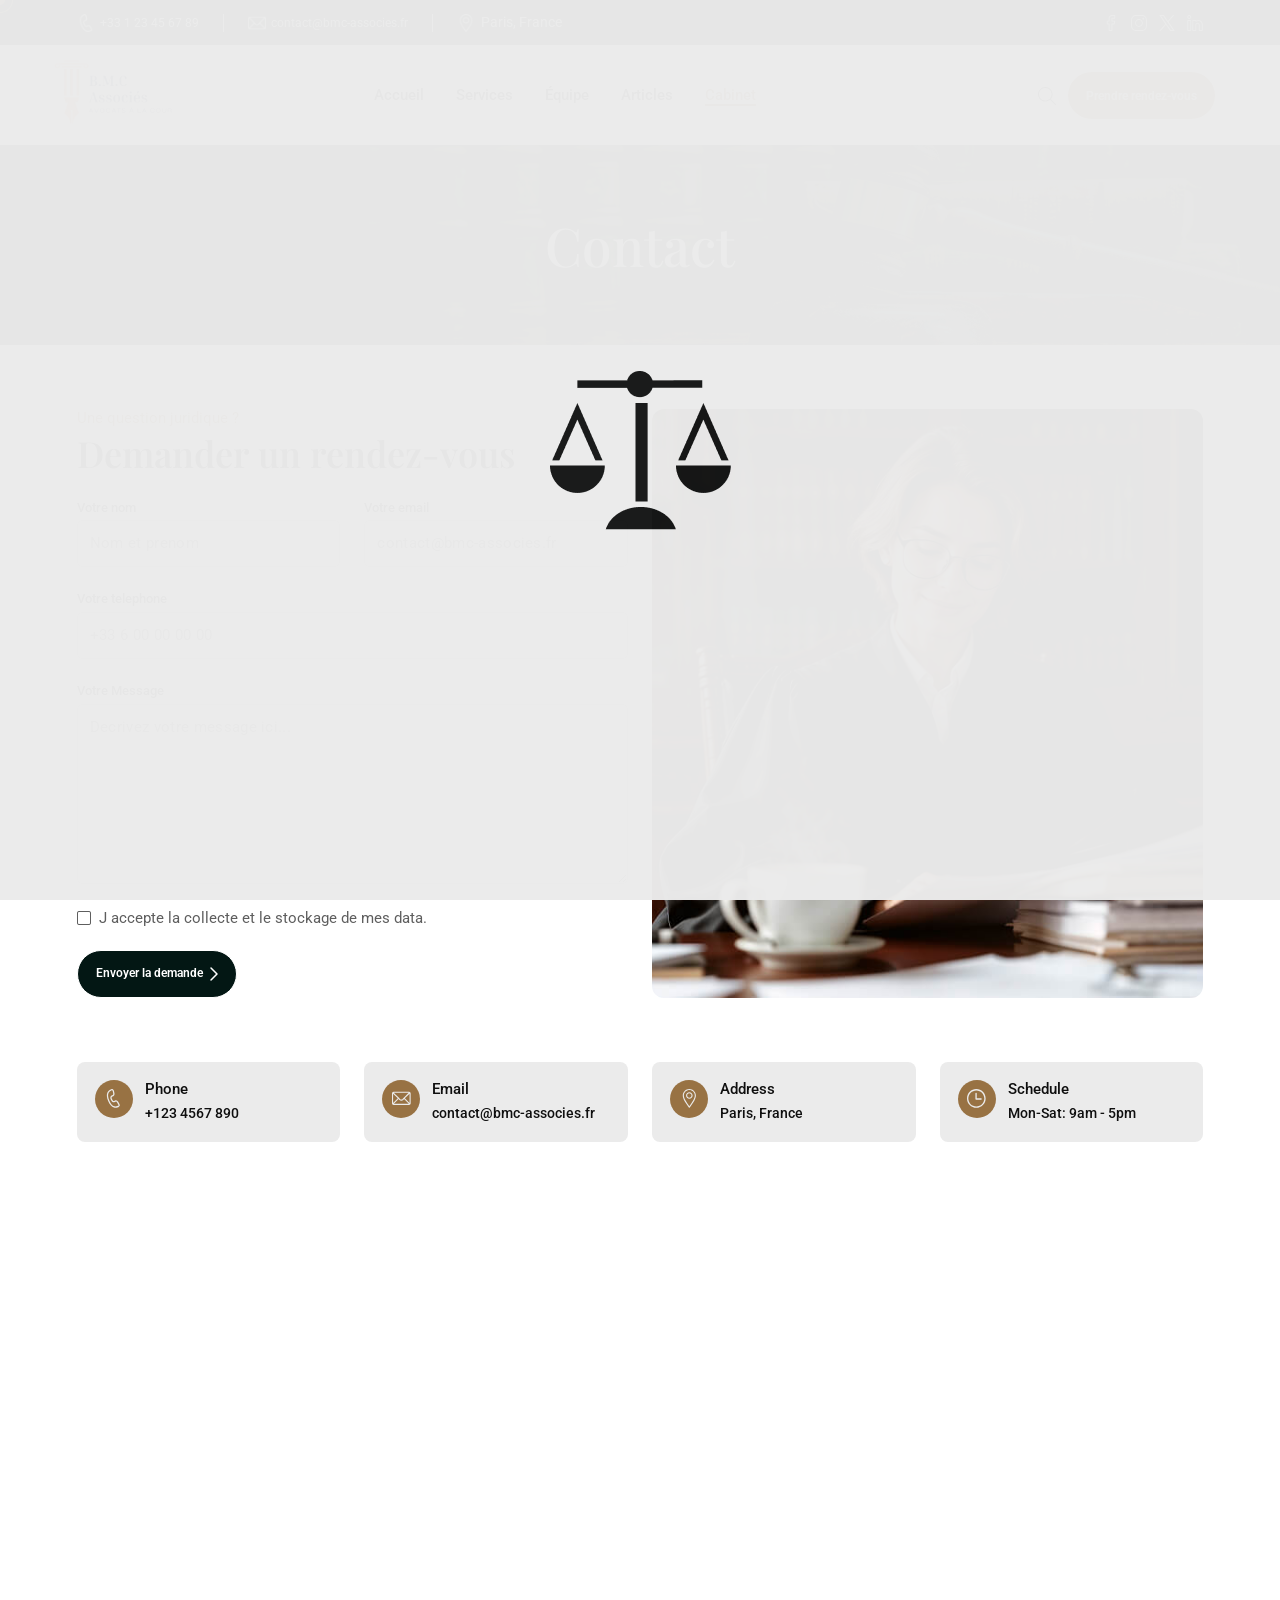
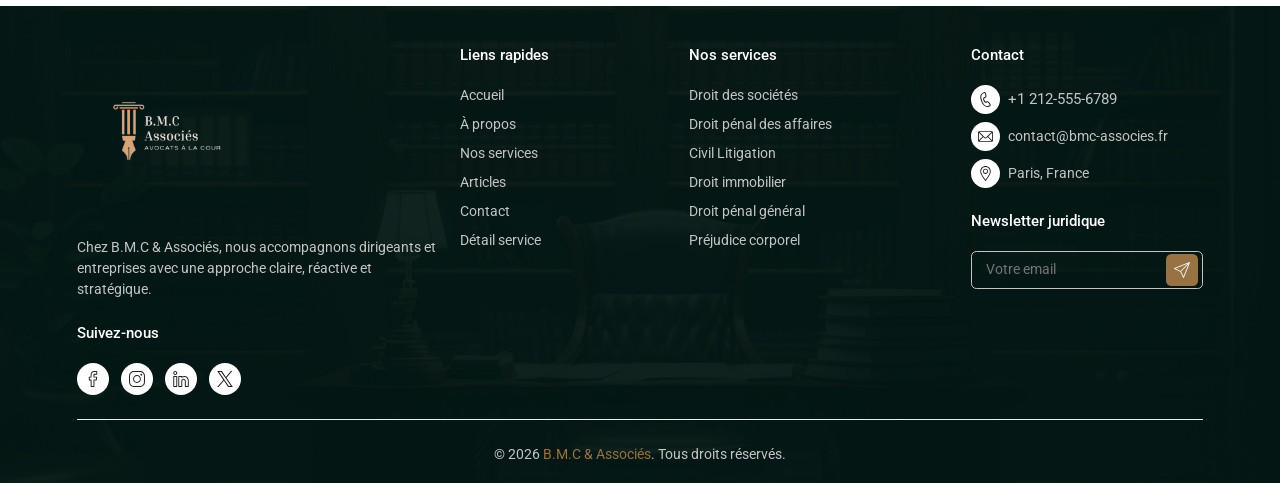
<file: contact.html>
﻿<!DOCTYPE html>
<html lang="fr">

<head>
    <meta charset="UTF-8">
    <meta http-equiv="X-UA-Compatible" content="IE=edge">
    <meta name="viewport" content="width=device-width, initial-scale=1, shrink-to-fit=no">
    <meta name="description" content="Contactez BMC Avocats pour une première consultation et un cadrage de votre situation juridique.">
    <meta name="robots" content="index,follow">
    <meta property="og:locale" content="fr_FR">
    <meta property="og:type" content="website">
    
    <meta property="og:title" content="Contact | B.M.C & Associés">
    <meta property="og:description" content="Contactez BMC Avocats pour une première consultation et un cadrage de votre situation juridique.">

    <title>Contact | B.M.C & Associés</title>
    <link rel="canonical" href="https://www.bmc-avocats.fr/contact.html">

    <!-- Favicon -->
    <link rel="shortcut icon" type="image/x-icon" href="assets/media/favicon.png">

    <!-- All CSS files -->
    <link rel="stylesheet" href="assets/css/vendor/font-awesome.css">
    <link rel="stylesheet" href="assets/css/vendor/slick-theme.css">
    <link rel="stylesheet" href="assets/css/vendor/slick-slider.css">
    <link rel="stylesheet" href="assets/css/vendor/bootstrap.min.css">
    <link rel="stylesheet" href="assets/css/app.css">

</head>

<body>

    <!-- Cursor Style -->
    <div id="cursor"></div>
    <div id="cursor-border"></div>
    <!-- Cursor Style -->

    <!-- Preloader START -->
    <div class="page-loader" id="preloader">
        <div class="preloader-container">
            <img src="assets/media/preloader/1.png" class="top-bar" alt="">
            <div class="preloader">
                <img src="assets/media/preloader/2.png" class="lefthandle" alt="">
                <img src="assets/media/preloader/3.png" alt="">
                <img src="assets/media/preloader/2.png" class="righthandle" alt="">
            </div>
        </div>
    </div>
    <!-- Preloader END -->

    <!-- Main Wrapper Start -->
    <div id="scroll-container" class="main-wrapper">

        <!-- Header Menu Start -->
        <div class="header-top">
            <div class="container-fluid">
                <div class="header-top-wrapper">
                    <div class="left-contact-block">
                        <div class="info-block">
                            <img src="assets/media/vector/call-vector.png" alt="">
                            <a href="tel:+33123456789" class="hover-content">+33 1 23 45 67 89</a>
                        </div>
                        <div class="info-block">
                            <img src="assets/media/vector/mail-vector.png" alt="">
                            <a href="mailto:contact@bmc-associes.fr" class="hover-content">contact@bmc-associes.fr</a>
                        </div>
                        <div class="info-block">
                            <img src="assets/media/vector/location-vector.png" alt="">
                            <p class="white">Paris, France</p>
                        </div>
                    </div>
                    <div class="right-links-block">
                        <a href="" class="link">
                            <svg xmlns="http://www.w3.org/2000/svg" width="20" height="20" viewBox="0 0 20 20"
                                fill="none">
                                <path
                                    d="M14.6875 4.6875C15.0109 4.6875 15.2734 4.425 15.2734 4.10156V0.585938C15.2734 0.2625 15.0109 0 14.6875 0H11.1719C8.91016 0 7.07031 1.83984 7.07031 4.10156V7.03125H5.3125C4.98906 7.03125 4.72656 7.29375 4.72656 7.61719V11.1328C4.72656 11.4563 4.98906 11.7188 5.3125 11.7188H7.07031V19.4141C7.07031 19.7375 7.33281 20 7.65625 20H11.1719C11.4953 20 11.7578 19.7375 11.7578 19.4141V11.7188H14.1016C14.3879 11.7188 14.6324 11.5117 14.6797 11.2293L15.2656 7.71367C15.2938 7.54375 15.2461 7.36992 15.1348 7.23828C15.0234 7.10703 14.8598 7.03125 14.6875 7.03125H11.7578V4.6875H14.6875ZM11.1719 8.20312H13.9957L13.6051 10.5469H11.1719C10.8484 10.5469 10.5859 10.8094 10.5859 11.1328V18.8281H8.24219V11.1328C8.24219 10.8094 7.97969 10.5469 7.65625 10.5469H5.89844V8.20312H7.65625C7.97969 8.20312 8.24219 7.94063 8.24219 7.61719V4.10156C8.24219 2.48633 9.55664 1.17188 11.1719 1.17188H14.1016V3.51562H11.1719C10.8484 3.51562 10.5859 3.77813 10.5859 4.10156V7.61719C10.5859 7.94063 10.8484 8.20312 11.1719 8.20312Z"
                                    fill="#EBEBEB" />
                            </svg>
                        </a>
                        <a href="" class="link">
                            <svg xmlns="http://www.w3.org/2000/svg" width="20" height="20" viewBox="0 0 20 20"
                                fill="none">
                                <g clip-path="url(#clip0_17753_3781)">
                                    <path
                                        d="M10.1968 20C10.1306 20 10.0644 20 9.99771 19.9997C8.43002 20.0035 6.9815 19.9637 5.57281 19.878C4.28131 19.7994 3.10242 19.3531 2.16339 18.5874C1.25732 17.8485 0.63858 16.8495 0.324402 15.6185C0.0509644 14.5467 0.0364685 13.4946 0.022583 12.477C0.0125122 11.7469 0.00213623 10.8817 0 10.0019C0.00213623 9.11838 0.0125122 8.25321 0.022583 7.52307C0.0364685 6.50562 0.0509644 5.45352 0.324402 4.38159C0.63858 3.15052 1.25732 2.15152 2.16339 1.41269C3.10242 0.647006 4.28131 0.200687 5.57297 0.122104C6.98166 0.036502 8.43048 -0.00347599 10.0015 0.000338713C11.5697 -0.00301822 13.0177 0.036502 14.4264 0.122104C15.7179 0.200687 16.8968 0.647006 17.8358 1.41269C18.7421 2.15152 19.3607 3.15052 19.6748 4.38159C19.9483 5.45337 19.9628 6.50562 19.9767 7.52307C19.9867 8.25321 19.9972 9.11838 19.9992 9.9982V10.0019C19.9972 10.8817 19.9867 11.7469 19.9767 12.477C19.9628 13.4944 19.9484 14.5465 19.6748 15.6185C19.3607 16.8495 18.7421 17.8485 17.8358 18.5874C16.8968 19.3531 15.7179 19.7994 14.4264 19.878C13.0774 19.9601 11.6916 20 10.1968 20ZM9.99771 18.761C11.5399 18.7647 12.9559 18.7256 14.3315 18.642C15.3081 18.5826 16.46 17.9421 17.1537 17.3764C17.7948 16.8535 18.2364 16.1321 18.4661 15.2321C18.6937 14.3399 18.7069 13.382 18.7195 12.4556C18.7294 11.7304 18.7398 10.8713 18.7419 10C18.7398 9.1286 18.7294 8.26969 18.7195 7.54444C18.7069 6.61807 18.6937 5.66013 18.4661 4.76779C18.2364 3.86783 17.7948 3.1464 17.1537 2.62348C16.46 2.05799 15.3081 1.43619 14.3315 1.37683C12.9559 1.29306 11.5399 1.25445 10.0014 1.25781C8.45947 1.25415 7.0433 1.29764 5.66772 1.38141C4.69116 1.44077 3.64605 1.85959 2.95239 2.42508C2.31121 2.948 1.75088 3.86783 1.52123 4.76779C1.29357 5.66013 1.28045 6.61792 1.26779 7.54444C1.25787 8.2703 1.24749 9.12982 1.24535 10.0019C1.24749 10.8701 1.25787 11.7298 1.26779 12.4556C1.28045 13.382 1.29357 14.3399 1.52123 15.2321C1.75088 16.1321 2.19247 16.8535 2.83364 17.3764C3.52731 17.9419 4.69116 18.5826 5.66772 18.642C7.0433 18.7258 8.45978 18.7648 9.99771 18.761ZM9.96048 14.8828C7.26822 14.8828 5.07767 12.6924 5.07767 10C5.07767 7.30762 7.26822 5.11722 9.96048 5.11722C12.6529 5.11722 14.8433 7.30762 14.8433 10C14.8433 12.6924 12.6529 14.8828 9.96048 14.8828ZM10.0014 6.25416C7.80598 6.25416 6.26095 7.7992 6.26095 9.9982C6.26095 11.829 7.6453 13.7609 9.97978 13.7609C11.8107 13.7609 13.7142 12.0264 13.7142 9.9982C13.7142 8.16745 12.3175 6.25416 10.0014 6.25416ZM15.3902 3.55472C14.743 3.55472 14.2183 4.07932 14.2183 4.7266C14.2183 5.37387 14.743 5.89847 15.3902 5.89847C16.0374 5.89847 16.562 5.37387 16.562 4.7266C16.562 4.07932 16.0374 3.55472 15.3902 3.55472Z"
                                        fill="#EBEBEB" />
                                </g>
                                <defs>
                                    <clipPath>
                                        <rect width="20" height="20" fill="white" />
                                    </clipPath>
                                </defs>
                            </svg>
                        </a>
                        <a href="" class="link">
                            <svg xmlns="http://www.w3.org/2000/svg" width="20" height="20" viewBox="0 0 20 20"
                                fill="none">
                                <g clip-path="url(#clip0_17753_3783)">
                                    <path
                                        d="M11.8683 8.46864L19.1537 0H17.4273L11.1014 7.3532L6.04897 0H0.221558L7.86186 11.1193L0.221558 20H1.94805L8.62833 12.2348L13.9641 20H19.7915L11.8679 8.46864H11.8683ZM9.50367 11.2173L8.72954 10.1101L2.57013 1.29967H5.22192L10.1926 8.40994L10.9668 9.51718L17.4281 18.7594H14.7763L9.50367 11.2177V11.2173Z"
                                        fill="#EBEBEB" />
                                </g>
                                <defs>
                                    <clipPath>
                                        <rect width="20" height="20" fill="white" />
                                    </clipPath>
                                </defs>
                            </svg>
                        </a>
                        <a href="" class="link">
                            <svg xmlns="http://www.w3.org/2000/svg" width="20" height="20" viewBox="0 0 20 20"
                                fill="none">
                                <g clip-path="url(#clip0_17753_3785)">
                                    <path
                                        d="M4.70306 6.27594H0.9375C0.613861 6.27594 0.351562 6.53839 0.351562 6.86188V19.4141C0.351562 19.7377 0.613861 20 0.9375 20H4.70306C5.0267 20 5.289 19.7377 5.289 19.4141V6.86188C5.289 6.53839 5.0267 6.27594 4.70306 6.27594ZM4.11713 18.8281H1.52344V7.44781H4.11713V18.8281Z"
                                        fill="#EBEBEB" />
                                    <path
                                        d="M2.82043 0C1.45905 0 0.351562 1.10748 0.351562 2.46857C0.351562 3.82996 1.45905 4.93729 2.82043 4.93729C4.18167 4.93729 5.289 3.8298 5.289 2.46857C5.289 1.10748 4.18167 0 2.82043 0ZM2.82043 3.76541C2.10526 3.76541 1.52344 3.18375 1.52344 2.46857C1.52344 1.75354 2.10526 1.17188 2.82043 1.17188C3.53546 1.17188 4.11713 1.75354 4.11713 2.46857C4.11713 3.18375 3.53546 3.76541 2.82043 3.76541Z"
                                        fill="#EBEBEB" />
                                    <path
                                        d="M14.1176 6.19308C13.2269 6.19308 12.3491 6.40778 11.563 6.80939C11.5363 6.51047 11.2852 6.27594 10.9793 6.27594H7.21344C6.88995 6.27594 6.6275 6.53839 6.6275 6.86188V19.4141C6.6275 19.7377 6.88995 20 7.21344 20H10.9793C11.3029 20 11.5652 19.7377 11.5652 19.4141V12.5104C11.5652 11.6223 12.2879 10.8998 13.176 10.8998C14.064 10.8998 14.7864 11.6223 14.7864 12.5104V19.4141C14.7864 19.7377 15.0488 20 15.3723 20H19.138C19.4617 20 19.724 19.7377 19.724 19.4141V11.7995C19.724 8.70804 17.209 6.19308 14.1176 6.19308ZM18.5521 18.8281H15.9584V12.5104C15.9584 10.9761 14.7102 9.72794 13.1761 9.72794C11.6417 9.72794 10.3934 10.9761 10.3934 12.5104V18.8281H7.79953V7.44781H10.3934V7.88071C10.3934 8.10608 10.5226 8.31146 10.7259 8.40897C10.929 8.50647 11.17 8.4787 11.346 8.33786C12.1394 7.70142 13.098 7.36496 14.1176 7.36496C16.5628 7.36496 18.5521 9.35425 18.5521 11.7995V18.8281Z"
                                        fill="#EBEBEB" />
                                </g>
                                <defs>
                                    <clipPath>
                                        <rect width="20" height="20" fill="white" />
                                    </clipPath>
                                </defs>
                            </svg>
                        </a>
                    </div>
                </div>
            </div>
        </div>
        <header class="main-menu">
            <div class="header-section">
                <div class="container-fluid">
                    <div class="header-center">
                        <div class="row align-items-center justify-content-between gap-24">
                            <div class="col-xl-2 col-lg-3 col-5">
                                <a href="index.html" class="header-logo bmc-logo-inline"><img src="assets/media/logo-1-nobg.png" alt="BMC Avocats"></a>
                            </div>
                            <div class="col-lg-5 col-1 d-md-flex d-none">
                                <nav class="navigation">
                                    <div class="menu-button-right">
                                        <div class="main-menu__nav">
                                            <ul class="main-menu__list">
                                                <li>
                                                    <a href="index.html">Accueil</a>
                                                </li>
                                                <li class="dropdown">
                                                    <a href="javascript:void(0);">Services</a>
                                                    <ul class="sub-menu">
                                                        <li><a href="services.html">Services</a></li>
                                                        <li><a href="service-detail.html">Détail service</a></li>
                                                    </ul>
                                                </li>
                                                <li class="dropdown">
                                                    <a href="javascript:void(0);">Équipe</a>
                                                    <ul class="sub-menu">
                                                        <li><a href="team.html">Équipe</a></li>
                                                        <li><a href="team-detail.html">Profil avocat</a></li>
                                                    </ul>
                                                </li>
                                                <li class="dropdown">
                                                    <a href="javascript:void(0);">Articles</a>
                                                    <ul>
                                                        <li><a href="blog-grid.html">Articles</a></li>
                                                        <li><a href="blog-grid-sidebar.html">Articles</a></li>
                                                        <li><a href="blog-detail.html">Article</a></li>
                                                    </ul>
                                                </li>
                                                <li class="dropdown">
                                                    <a href="javascript:void(0);" class="active">Cabinet</a>
                                                    <ul>
                                                        <li><a href="about.html">À propos</a></li>
                                                        <li><a href="case-study.html">Études de cas</a></li>
                                                        <li><a href="case-study-detail.html">Détail étude de cas</a></li>
                                                        <li><a href="appointment.html">Prendre rendez-vous</a></li>
                                                        <li><a href="contact.html">Contact</a></li>
                                                    </ul>
                                                </li>
                                            </ul>
                                        </div>
                                    </div>
                                </nav>
                            </div>
                            <div class="col-xl-4 col-lg-3 col-5 p-0">
                                <div class="header-buttons">
                                    <div class="right-nav d-sm-flex d-none">
                                        <form action="index.html">
                                            <div class="search-block">
                                                <input type="text" class="input-search form-control" name="search"
                                                    id="searchbar" placeholder="Rechercher...">
                                                <a href="javascript:;" class="button-block search-toggler">
                                                    <svg xmlns="http://www.w3.org/2000/svg" width="24" height="24"
                                                        viewBox="0 0 24 24" fill="none">
                                                        <path
                                                            d="M9.74062 0C15.1116 0 19.4812 4.36964 19.4812 9.74063C19.4812 12.1734 18.5847 14.4008 17.1047 16.1097L23.7941 22.7997C24.0687 23.0743 24.0686 23.5195 23.794 23.7941C23.5194 24.0687 23.0743 24.0686 22.7997 23.7941L16.1104 17.1041C14.4014 18.5845 12.1738 19.4813 9.74062 19.4813C4.36964 19.4813 0 15.1116 0 9.74063C0 4.36964 4.36964 0 9.74062 0ZM9.74062 18.075C14.3362 18.075 18.075 14.3362 18.075 9.74063C18.075 5.14505 14.3362 1.40625 9.74062 1.40625C5.14505 1.40625 1.40625 5.14505 1.40625 9.74063C1.40625 14.3362 5.14505 18.075 9.74062 18.075Z"
                                                            fill="#1E1F20" />
                                                    </svg>
                                                </a>
                                            </div>
                                        </form>
                                        <a href="appointment.html" class="header-cus-btn">
                                            <span class="text">Prendre rendez-vous</span>
                                        </a>
                                    </div>

                                    <a href="#" class="main-menu__toggler mobile-nav__toggler">
                                        <img src="assets/media/icons/menu-2.png" alt="">
                                    </a>
                                </div>
                            </div>
                        </div>
                    </div>
                </div>
            </div>
        </header>
        <!-- Header Menu End -->

        <div class="stricky-header stricked-menu">
            <div class="">
                <div class="sticky-header__content"></div>
            </div>
        </div>

        <!-- Main Sections -->
        <main class="main-wrapper">

            <!-- Title Banner Start -->
            <section class="title-banner">
                <div class="container-fluid">
                    <h1>Contact</h1>
                </div>
            </section>
            <!-- Title Banner End -->

            <!-- Appointment Section Start -->
            <section class="appointment-sec bg-transparent">
                <div class="container-fluid">
                    <div class="row row-gap-4 align-items-stretch h-100">
                        <div class="col-lg-6">
                            <div class="h-100">
                                <h6 class="fw-400 color-sec mb-8">Une question juridique ?</h6>
                                <h2 class="fw-600 mb-32">Demander un rendez-vous</h2>
                                <form method="post" class="contact-form">
                                    <div class="row row-gap-4">
                                        <div class="col-md-6">
                                            <p class="subtitle black mb-8">Votre nom</p>
                                            <input type="text" name="name" id="firstName" class="form-control" required
                                                placeholder="Nom et prenom">
                                        </div>
                                        <div class="col-md-6">
                                            <p class="subtitle black mb-8">Votre email</p>
                                            <input type="email" name="email" id="e-mail" class="form-control" required
                                                placeholder="contact@bmc-associes.fr">
                                        </div>
                                        <div class="col-md-12">
                                            <p class="subtitle black mb-8">Votre telephone</p>
                                            <input type="text" name="tel" id="number-tel" class="form-control" required
                                                placeholder="+33 6 00 00 00 00">
                                        </div>
                                        <div class="col-md-12">
                                            <p class="subtitle black mb-8">Votre Message</p>
                                            <div class="input-block">
                                                <textarea name="Message" id="comments" class="form-control"
                                                    placeholder="Decrivez votre message ici..."></textarea>
                                            </div>
                                        </div>
                                        <div class="col-md-12">
                                            <div class="check-block mb-24">
                                                <input type="checkbox" id="remember">
                                                <label for="remember">J accepte la collecte et le stockage de mes
                                                    data.</label>
                                            </div>
                                        </div>
                                    </div>
                                    <div>
                                        <button class="cus-btn bg-primary" type="submit">
                                            <span class="text white">Envoyer la demande</span>
                                            <i class="fa-solid fa-chevron-right white"></i>
                                        </button>
                                    </div>
                                    <!-- Alert Message -->
                                    <div id="Message" class="alert-msg"></div>
                                </form>
                            </div>
                        </div>
                        <div class="col-lg-6">
                            <div class="h-100">
                                <img class="br-16 w-100 object-fit-cover h-100"
                                    src="assets/media/images/appiontment-img.jpg" alt="appiontment-img">
                            </div>
                        </div>
                    </div>
                </div>
            </section>
            <!-- Appointment Section End -->

            <!-- Info Block Section Start -->
            <section class="contact-sec">
                <div class="container-fluid">
                    <div class="row row-gap-4 mb-96">
                        <div class="col-lg-3">
                            <div class="contact-block">
                                <div class="icon-box">
                                    <svg xmlns="http://www.w3.org/2000/svg" width="28" height="28" viewBox="0 0 28 28"
                                        fill="none">
                                        <g clip-path="url(#clip0_17827_2859)">
                                            <path
                                                d="M22.7489 21.7425L22.1649 20.7675C21.1148 19.036 19.6654 17.0486 17.7643 17.0486C17.412 17.0486 17.0632 17.1195 16.718 17.2629L15.6976 17.7005C15.6044 17.7391 15.5138 17.7831 15.418 17.8297C15.1568 17.9567 14.8607 18.1006 14.5561 18.1006C13.8047 18.1006 12.9341 17.1227 12.105 15.3473C11.2913 13.6047 11.3432 12.6911 11.53 12.2314C11.7361 11.7243 12.2154 11.5074 12.7302 11.3126C12.8019 11.2854 12.8665 11.2608 12.9294 11.2349L13.9627 10.7998C16.6546 9.67414 15.6531 5.7402 15.3248 4.45044L15.0463 3.34153C14.8083 2.4276 14.1771 0 12.0835 0C11.696 0 11.2825 0.0902945 10.855 0.268484C10.5745 0.379868 6.71474 1.95541 5.31638 4.72335C3.64511 8.01802 3.95413 12.4361 6.23397 17.8522C8.49676 23.275 11.431 26.5919 14.9553 27.7106C15.5598 27.9026 16.243 27.9999 16.9861 27.9999H16.9865C19.4186 27.9999 21.8194 26.9651 22.0143 26.8792C22.8528 26.524 23.3948 25.9841 23.6252 25.2745C24.0157 24.0711 23.3606 22.7527 22.7489 21.7425ZM21.8232 24.6898C21.7697 24.8547 21.5835 25.0053 21.2703 25.1371C21.2652 25.1394 21.2588 25.142 21.2535 25.1444C21.2318 25.154 19.0587 26.1058 16.986 26.1057C16.4376 26.1057 15.9473 26.0383 15.5285 25.9052C12.5594 24.9627 10.0205 22.008 7.98088 17.1201C5.92609 12.2382 5.59774 8.35571 7.00634 5.57894C8.1001 3.41401 11.5243 2.04066 11.5579 2.02752C11.5648 2.02474 11.5714 2.02209 11.5781 2.01931C11.7731 1.93748 11.9479 1.89429 12.0835 1.89429C12.5009 1.89429 12.8808 2.54163 13.2109 3.81043L13.4881 4.91467C14.0862 7.26359 13.9951 8.7328 13.2295 9.05306L12.2011 9.48622C12.1602 9.50315 12.1123 9.52095 12.0595 9.54103C11.4915 9.7561 10.3095 10.2034 9.7749 11.5183C9.28984 12.7114 9.49063 14.2261 10.3881 16.1489C11.597 18.7369 12.9602 19.995 14.5558 19.995C15.2964 19.995 15.8908 19.706 16.2459 19.5335C16.3113 19.5017 16.3698 19.4725 16.4327 19.4465L17.4546 19.0083C17.5601 18.9644 17.6613 18.943 17.7641 18.943C18.256 18.943 19.138 19.4301 20.5425 21.7454L21.1261 22.7199C21.8453 23.9073 21.9021 24.4466 21.8232 24.6898Z"
                                                fill="#EBEBEB" />
                                        </g>
                                        <defs>
                                            <clipPath>
                                                <rect width="28" height="28" fill="white" />
                                            </clipPath>
                                        </defs>
                                    </svg>
                                </div>
                                <div>
                                    <h6 class="fw-500 mb-8">Phone</h6>
                                    <a href="tel:+33123456789" class="hover-content black fw-500 text-16">+123 4567 890</a>
                                </div>
                            </div>
                        </div>
                        <div class="col-lg-3">
                            <div class="contact-block">
                                <div class="icon-box">
                                    <svg xmlns="http://www.w3.org/2000/svg" width="28" height="28" viewBox="0 0 28 28"
                                        fill="none">
                                        <g clip-path="url(#clip0_17827_2076)">
                                            <path
                                                d="M25.5391 4.15625H2.46094C1.10124 4.15625 0 5.26433 0 6.61719V21.3828C0 22.7437 1.10934 23.8438 2.46094 23.8438H25.5391C26.8874 23.8438 28 22.7484 28 21.3828V6.61719C28 5.26673 26.9031 4.15625 25.5391 4.15625ZM25.1944 5.79688C24.6916 6.29699 16.0389 14.9041 15.7402 15.2013C15.2753 15.6662 14.6573 15.9221 14 15.9221C13.3427 15.9221 12.7247 15.6661 12.2583 15.1998C12.0574 14.9999 3.50016 6.4878 2.80558 5.79688H25.1944ZM1.64062 21.0489V6.95215L8.7302 14.0044L1.64062 21.0489ZM2.80662 22.2031L9.89341 15.1614L11.0998 16.3614C11.8745 17.1361 12.9044 17.5627 14 17.5627C15.0956 17.5627 16.1255 17.1361 16.8987 16.3629L18.1066 15.1614L25.1934 22.2031H2.80662ZM26.3594 21.0489L19.2698 14.0044L26.3594 6.95215V21.0489Z"
                                                fill="#EBEBEB" />
                                        </g>
                                        <defs>
                                            <clipPath>
                                                <rect width="28" height="28" fill="white" />
                                            </clipPath>
                                        </defs>
                                    </svg>
                                </div>
                                <div>
                                    <h6 class="fw-500 mb-8">Email</h6>
                                    <a href="mailto:contact@bmc-associes.fr"
                                        class="hover-content black fw-500 text-16">contact@bmc-associes.fr</a>
                                </div>
                            </div>
                        </div>
                        <div class="col-lg-3">
                            <div class="contact-block">
                                <div class="icon-box">
                                    <svg xmlns="http://www.w3.org/2000/svg" width="28" height="28" viewBox="0 0 28 28"
                                        fill="none">
                                        <g clip-path="url(#clip0_17827_2862)">
                                            <path
                                                d="M13.3174 27.6347C13.4696 27.8629 13.7257 28 14 28C14.2743 28 14.5304 27.863 14.6826 27.6347C16.6239 24.7227 19.4834 21.1264 21.4759 17.4689C23.0692 14.5444 23.8438 12.0502 23.8438 9.84375C23.8438 4.41591 19.4278 0 14 0C8.57216 0 4.15625 4.41591 4.15625 9.84375C4.15625 12.0502 4.93079 14.5444 6.52405 17.4689C8.51517 21.1236 11.3801 24.7288 13.3174 27.6347ZM14 1.64062C18.5232 1.64062 22.2031 5.32055 22.2031 9.84375C22.2031 11.769 21.494 14.0065 20.0353 16.684C18.3177 19.8367 15.8667 23.0348 14 25.7233C12.1336 23.0351 9.68242 19.8369 7.96474 16.684C6.50601 14.0065 5.79688 11.769 5.79688 9.84375C5.79688 5.32055 9.4768 1.64062 14 1.64062Z"
                                                fill="#EBEBEB" />
                                            <path
                                                d="M14 14.7656C16.7139 14.7656 18.9219 12.5577 18.9219 9.84375C18.9219 7.12983 16.7139 4.92188 14 4.92188C11.2861 4.92188 9.07812 7.12983 9.07812 9.84375C9.07812 12.5577 11.2861 14.7656 14 14.7656ZM14 6.5625C15.8093 6.5625 17.2812 8.03447 17.2812 9.84375C17.2812 11.653 15.8093 13.125 14 13.125C12.1907 13.125 10.7188 11.653 10.7188 9.84375C10.7188 8.03447 12.1907 6.5625 14 6.5625Z"
                                                fill="#EBEBEB" />
                                        </g>
                                        <defs>
                                            <clipPath>
                                                <rect width="28" height="28" fill="white" />
                                            </clipPath>
                                        </defs>
                                    </svg>
                                </div>
                                <div>
                                    <h6 class="fw-500 mb-8">Address</h6>
                                    <p class="fw-500 black">Paris, France</p>
                                </div>
                            </div>
                        </div>
                        <div class="col-lg-3">
                            <div class="contact-block">
                                <div class="icon-box">
                                    <svg xmlns="http://www.w3.org/2000/svg" width="28" height="28" viewBox="0 0 28 28"
                                        fill="none">
                                        <g clip-path="url(#clip0_17827_43)">
                                            <path
                                                d="M13.9999 0.175049C6.28033 0.175049 0 6.45525 0 14.1746C0 21.8946 6.28033 28.175 13.9999 28.175C21.7193 28.175 27.9995 21.8944 27.9995 14.1746C27.9995 6.45525 21.7193 0.175049 13.9999 0.175049ZM13.9999 26.1682C7.38693 26.1682 2.00688 20.7879 2.00688 14.1746C2.00688 7.56184 7.38693 2.18193 13.9999 2.18193C20.6127 2.18193 25.9926 7.56184 25.9926 14.1746C25.9926 20.7879 20.6127 26.1682 13.9999 26.1682Z"
                                                fill="#EBEBEB" />
                                            <path
                                                d="M21.1984 13.9404H14.6193V6.74879C14.6193 6.19462 14.1702 5.74535 13.6159 5.74535C13.0617 5.74535 12.6124 6.19462 12.6124 6.74879V14.9438C12.6124 15.498 13.0617 15.9473 13.6159 15.9473H21.1984C21.7527 15.9473 22.2019 15.498 22.2019 14.9438C22.2019 14.3897 21.7526 13.9404 21.1984 13.9404Z"
                                                fill="#EBEBEB" />
                                        </g>
                                        <defs>
                                            <clipPath>
                                                <rect width="28" height="28" fill="white" />
                                            </clipPath>
                                        </defs>
                                    </svg>
                                </div>
                                <div>
                                    <h6 class="fw-500 mb-8">Schedule</h6>
                                    <p class="fw-500 black">Mon-Sat: 9am - 5pm</p>
                                </div>
                            </div>
                        </div>
                    </div>
                </div>
                <div class="google-map-container mb-0">
                    <iframe
                        src="https://www.google.com/maps/embed?pb=!1m18!1m12!1m3!1d49095.00043896973!2d-75.5692983769037!3d39.729821729303424!2m3!1f0!2f0!3f0!3m2!1i1024!2i768!4f13.1!3m3!1m2!1s0x89c70f185c46af6f%3A0x8516da5077308c00!2sWilmington%2C%20DE%2C%20USA!5e0!3m2!1sen!2s!4v1737227135771!5m2!1sen!2s"
                        allowfullscreen="" loading="lazy" referrerpolicy="no-referrer-when-downgrade"></iframe>
                </div>
            </section>
            <!-- Info Block Section End -->

            <!-- FOOTER Start -->
            <footer>
                <div class="container-fluid">
                    <div class="row row-gap-5 mb-32">
                        <div class="col-lg-4">
                            <div>
                                <a href="" class="footer-logo mb-24"><img src="assets/media/logo-2-nobg.png"
                                        alt="footer-logo"></a>
                                <p class="mb-32 medium-gray">Chez B.M.C & Associés, nous accompagnons dirigeants et entreprises avec une approche claire, réactive et stratégique.
                                </p>
                                <h6 class="fw-500 mb-24 white">Suivez-nous</h6>
                                <ul class="unstyled social-link">
                                    <li>
                                        <a href="">
                                            <svg xmlns="http://www.w3.org/2000/svg" width="20" height="20"
                                                viewBox="0 0 20 20" fill="none">
                                                <path
                                                    d="M14.6875 4.6875C15.0109 4.6875 15.2734 4.425 15.2734 4.10156V0.585938C15.2734 0.2625 15.0109 0 14.6875 0H11.1718C8.91013 0 7.07028 1.83984 7.07028 4.10156V7.03125H5.31247C4.98903 7.03125 4.72653 7.29375 4.72653 7.61719V11.1328C4.72653 11.4562 4.98903 11.7188 5.31247 11.7188H7.07028V19.4141C7.07028 19.7375 7.33278 20 7.65622 20H11.1718C11.4953 20 11.7578 19.7375 11.7578 19.4141V11.7188H14.1015C14.3879 11.7188 14.6324 11.5117 14.6797 11.2293L15.2656 7.71367C15.2937 7.54375 15.2461 7.36992 15.1347 7.23828C15.0234 7.10703 14.8597 7.03125 14.6875 7.03125H11.7578V4.6875H14.6875ZM11.1718 8.20312H13.9957L13.605 10.5469H11.1718C10.8484 10.5469 10.5859 10.8094 10.5859 11.1328V18.8281H8.24216V11.1328C8.24216 10.8094 7.97966 10.5469 7.65622 10.5469H5.89841V8.20312H7.65622C7.97966 8.20312 8.24216 7.94062 8.24216 7.61719V4.10156C8.24216 2.48633 9.55661 1.17188 11.1718 1.17188H14.1015V3.51562H11.1718C10.8484 3.51562 10.5859 3.77813 10.5859 4.10156V7.61719C10.5859 7.94062 10.8484 8.20312 11.1718 8.20312Z"
                                                    fill="#EBEBEB" />
                                            </svg>
                                        </a>
                                    </li>
                                    <li><a href="">
                                            <svg xmlns="http://www.w3.org/2000/svg" width="20" height="20"
                                                viewBox="0 0 20 20" fill="none">
                                                <g clip-path="url(#clip0_17799_4114)">
                                                    <path
                                                        d="M10.1968 19.9999C10.1306 19.9999 10.0644 19.9999 9.99771 19.9996C8.43002 20.0035 6.9815 19.9636 5.57281 19.8779C4.28131 19.7993 3.10242 19.353 2.16339 18.5873C1.25732 17.8485 0.63858 16.8495 0.324402 15.6184C0.0509644 14.5466 0.0364685 13.4945 0.022583 12.4769C0.0125122 11.7468 0.00213623 10.8816 0 10.0018C0.00213623 9.11829 0.0125122 8.25312 0.022583 7.52298C0.0364685 6.50553 0.0509644 5.45343 0.324402 4.3815C0.63858 3.15043 1.25732 2.15143 2.16339 1.4126C3.10242 0.646916 4.28131 0.200597 5.57297 0.122014C6.98166 0.0364124 8.43048 -0.00356563 10.0015 0.000249067C11.5697 -0.00310787 13.0177 0.0364124 14.4264 0.122014C15.7179 0.200597 16.8968 0.646916 17.8358 1.4126C18.7421 2.15143 19.3607 3.15043 19.6748 4.3815C19.9483 5.45328 19.9628 6.50553 19.9767 7.52298C19.9867 8.25312 19.9972 9.11829 19.9992 9.99811V10.0018C19.9972 10.8816 19.9867 11.7468 19.9767 12.4769C19.9628 13.4944 19.9484 14.5465 19.6748 15.6184C19.3607 16.8495 18.7421 17.8485 17.8358 18.5873C16.8968 19.353 15.7179 19.7993 14.4264 19.8779C13.0774 19.96 11.6916 19.9999 10.1968 19.9999ZM9.99771 18.7609C11.5399 18.7646 12.9559 18.7255 14.3315 18.6419C15.3081 18.5825 16.46 17.942 17.1537 17.3763C17.7948 16.8534 18.2364 16.132 18.4661 15.232C18.6937 14.3398 18.7069 13.3819 18.7195 12.4555C18.7294 11.7303 18.7398 10.8712 18.7419 9.99994C18.7398 9.12851 18.7294 8.2696 18.7195 7.54435C18.7069 6.61798 18.6937 5.66004 18.4661 4.7677C18.2364 3.86774 17.7948 3.14631 17.1537 2.62339C16.46 2.0579 15.3081 1.4361 14.3315 1.37674C12.9559 1.29297 11.5399 1.25436 10.0014 1.25772C8.45947 1.25406 7.0433 1.29755 5.66772 1.38132C4.69116 1.44068 3.64605 1.8595 2.95239 2.42499C2.31121 2.94791 1.75088 3.86774 1.52123 4.7677C1.29357 5.66004 1.28045 6.61783 1.26779 7.54435C1.25787 8.27021 1.24749 9.12973 1.24535 10.0018C1.24749 10.87 1.25787 11.7297 1.26779 12.4555C1.28045 13.3819 1.29357 14.3398 1.52123 15.232C1.75088 16.132 2.19247 16.8534 2.83364 17.3763C3.52731 17.9418 4.69116 18.5825 5.66772 18.6419C7.0433 18.7257 8.45978 18.7647 9.99771 18.7609ZM9.96048 14.8828C7.26822 14.8828 5.07767 12.6924 5.07767 9.99994C5.07767 7.30753 7.26822 5.11713 9.96048 5.11713C12.6529 5.11713 14.8433 7.30753 14.8433 9.99994C14.8433 12.6924 12.6529 14.8828 9.96048 14.8828ZM10.0014 6.25407C7.80598 6.25407 6.26095 7.79911 6.26095 9.99811C6.26095 11.8289 7.6453 13.7608 9.97978 13.7608C11.8107 13.7608 13.7142 12.0263 13.7142 9.99811C13.7142 8.16736 12.3175 6.25407 10.0014 6.25407ZM15.3902 3.55463C14.743 3.55463 14.2183 4.07923 14.2183 4.72651C14.2183 5.37378 14.743 5.89838 15.3902 5.89838C16.0374 5.89838 16.562 5.37378 16.562 4.72651C16.562 4.07923 16.0374 3.55463 15.3902 3.55463Z"
                                                        fill="#1F1F1F" />
                                                </g>
                                                <defs>
                                                    <clipPath>
                                                        <rect width="20" height="20" fill="white" />
                                                    </clipPath>
                                                </defs>
                                            </svg>
                                        </a></li>
                                    <li><a href="">
                                            <svg xmlns="http://www.w3.org/2000/svg" width="20" height="20"
                                                viewBox="0 0 20 20" fill="none">
                                                <g clip-path="url(#clip0_17799_4117)">
                                                    <path
                                                        d="M4.70306 6.27594H0.9375C0.613861 6.27594 0.351562 6.53839 0.351562 6.86188V19.4141C0.351562 19.7377 0.613861 20 0.9375 20H4.70306C5.0267 20 5.289 19.7377 5.289 19.4141V6.86188C5.289 6.53839 5.0267 6.27594 4.70306 6.27594ZM4.11713 18.8281H1.52344V7.44781H4.11713V18.8281Z"
                                                        fill="#1F1F1F" />
                                                    <path
                                                        d="M2.82043 0C1.45905 0 0.351562 1.10748 0.351562 2.46857C0.351562 3.82996 1.45905 4.93729 2.82043 4.93729C4.18167 4.93729 5.289 3.8298 5.289 2.46857C5.289 1.10748 4.18167 0 2.82043 0ZM2.82043 3.76541C2.10526 3.76541 1.52344 3.18375 1.52344 2.46857C1.52344 1.75354 2.10526 1.17188 2.82043 1.17188C3.53546 1.17188 4.11713 1.75354 4.11713 2.46857C4.11713 3.18375 3.53546 3.76541 2.82043 3.76541Z"
                                                        fill="#1F1F1F" />
                                                    <path
                                                        d="M14.1176 6.19308C13.2269 6.19308 12.3491 6.40778 11.563 6.80939C11.5363 6.51047 11.2852 6.27594 10.9793 6.27594H7.21344C6.88995 6.27594 6.6275 6.53839 6.6275 6.86188V19.4141C6.6275 19.7377 6.88995 20 7.21344 20H10.9793C11.3029 20 11.5652 19.7377 11.5652 19.4141V12.5104C11.5652 11.6223 12.2879 10.8998 13.176 10.8998C14.064 10.8998 14.7864 11.6223 14.7864 12.5104V19.4141C14.7864 19.7377 15.0488 20 15.3723 20H19.138C19.4617 20 19.724 19.7377 19.724 19.4141V11.7995C19.724 8.70804 17.209 6.19308 14.1176 6.19308ZM18.5521 18.8281H15.9584V12.5104C15.9584 10.9761 14.7102 9.72794 13.1761 9.72794C11.6417 9.72794 10.3934 10.9761 10.3934 12.5104V18.8281H7.79953V7.44781H10.3934V7.88071C10.3934 8.10608 10.5226 8.31146 10.7259 8.40897C10.929 8.50647 11.17 8.4787 11.346 8.33786C12.1394 7.70142 13.098 7.36496 14.1176 7.36496C16.5628 7.36496 18.5521 9.35425 18.5521 11.7995V18.8281Z"
                                                        fill="#1F1F1F" />
                                                </g>
                                                <defs>
                                                    <clipPath>
                                                        <rect width="20" height="20" fill="white" />
                                                    </clipPath>
                                                </defs>
                                            </svg>
                                        </a></li>
                                    <li><a href="">
                                            <svg xmlns="http://www.w3.org/2000/svg" width="20" height="20"
                                                viewBox="0 0 20 20" fill="none">
                                                <g clip-path="url(#clip0_17799_4120)">
                                                    <path
                                                        d="M11.8683 8.46864L19.1537 0H17.4273L11.1014 7.3532L6.04897 0H0.221558L7.86186 11.1193L0.221558 20H1.94805L8.62834 12.2348L13.9641 20H19.7915L11.8679 8.46864H11.8683ZM9.50367 11.2173L8.72954 10.1101L2.57013 1.29967H5.22192L10.1926 8.40994L10.9668 9.51718L17.4281 18.7594H14.7763L9.50367 11.2177V11.2173Z"
                                                        fill="#1F1F1F" />
                                                </g>
                                                <defs>
                                                    <clipPath>
                                                        <rect width="20" height="20" fill="white" />
                                                    </clipPath>
                                                </defs>
                                            </svg>
                                        </a></li>
                                </ul>
                            </div>
                        </div>
                        <div class="col-lg-8">
                            <div class="link-wrapper">
                                <div class="footer-links">
                                    <h6 class="fw-500 white mb-24">Liens rapides</h6>
                                    <ul class="unstyled">
                                        <li>
                                            <a href="index.html">Accueil</a>
                                        </li>
                                        <li>
                                            <a href="about.html">À propos</a>
                                        </li>
                                        <li>
                                            <a href="services.html">Nos services</a>
                                        </li>
                                        <li>
                                            <a href="blog-grid.html">Articles</a>
                                        </li>
                                        <li>
                                            <a href="contact.html">Contact</a>
                                        </li>
                                        <li>
                                            <a href="service-detail.html">Détail service</a>
                                        </li>
                                    </ul>
                                </div>
                                <div class="footer-links">
                                    <h6 class="fw-500 white mb-24">Nos services</h6>
                                    <ul class="unstyled">
                                        <li>
                                            <a href="service-detail.html">Droit des sociétés</a>
                                        </li>
                                        <li>
                                            <a href="service-detail.html">Droit pénal des affaires</a>
                                        </li>
                                        <li>
                                            <a href="service-detail.html">Civil Litigation</a>
                                        </li>
                                        <li>
                                            <a href="service-detail.html">Droit immobilier</a>
                                        </li>
                                        <li>
                                            <a href="service-detail.html">Droit pénal général</a>
                                        </li>
                                        <li>
                                            <a href="service-detail.html">Préjudice corporel</a>
                                        </li>
                                    </ul>
                                </div>
                                <div>
                                    <h6 class="fw-500 white mb-24">Contact</h6>
                                    <div class="number-block mb-12">
                                        <div class="tel-icon"><svg xmlns="http://www.w3.org/2000/svg" width="16"
                                                height="16" viewBox="0 0 16 16" fill="none">
                                                <path
                                                    d="M12.9992 12.4243L12.6655 11.8671C12.0654 10.8777 11.2372 9.74206 10.1508 9.74206C9.94957 9.74206 9.75025 9.78255 9.55296 9.86452L8.96988 10.1146C8.91662 10.1367 8.86488 10.1618 8.81011 10.1884C8.66087 10.261 8.49165 10.3432 8.31759 10.3432C7.88822 10.3432 7.39072 9.78442 6.91697 8.76988C6.45202 7.77409 6.48168 7.25206 6.58841 6.98939C6.70618 6.69958 6.98004 6.57568 7.27425 6.46433C7.31517 6.44881 7.35212 6.43474 7.38805 6.41995L7.9785 6.17134C9.51673 5.52808 8.94448 3.28012 8.75685 2.54311L8.59773 1.90944C8.4617 1.3872 8.10103 0 6.9047 0C6.68323 0 6.44697 0.0515968 6.2027 0.153419C6.04242 0.217068 3.83682 1.11738 3.03776 2.69906C2.08274 4.58173 2.25933 7.10637 3.56209 10.2012C4.85512 13.3 6.53184 15.1954 8.5457 15.8346C8.89115 15.9444 9.28155 15.9999 9.70616 15.9999H9.70638C11.0962 15.9999 12.4681 15.4086 12.5794 15.3596C13.0586 15.1566 13.3683 14.8481 13.4999 14.4426C13.7231 13.7549 13.3488 13.0015 12.9992 12.4243ZM12.4702 14.1085C12.4396 14.2027 12.3333 14.2887 12.1543 14.3641C12.1513 14.3654 12.1477 14.3669 12.1447 14.3682C12.1323 14.3737 10.8905 14.9176 9.70609 14.9175C9.39276 14.9175 9.11254 14.879 8.87325 14.803C7.17662 14.2644 5.72584 12.576 4.56033 9.78291C3.38616 6.99328 3.19854 4.77469 4.00345 3.18796C4.62845 1.95087 6.58516 1.16609 6.60436 1.15858C6.60826 1.157 6.61208 1.15548 6.61591 1.15389C6.72733 1.10713 6.8272 1.08245 6.9047 1.08245C7.1432 1.08245 7.36027 1.45236 7.54891 2.17739L7.70731 2.80838C8.04907 4.15062 7.99704 4.99017 7.55952 5.17318L6.97189 5.4207C6.94851 5.43037 6.92116 5.44054 6.89099 5.45202C6.5664 5.57491 5.89095 5.83052 5.58548 6.58188C5.30831 7.26368 5.42304 8.12921 5.93591 9.22797C6.62666 10.7068 7.40566 11.4257 8.31745 11.4257C8.74061 11.4257 9.08029 11.2606 9.28321 11.162C9.32059 11.1438 9.354 11.1272 9.38994 11.1123L9.97389 10.8619C10.0341 10.8368 10.092 10.8246 10.1508 10.8246C10.4318 10.8246 10.9358 11.1029 11.7384 12.426L12.0719 12.9828C12.4829 13.6613 12.5153 13.9695 12.4702 14.1085Z"
                                                    fill="#1F1F1F" />
                                            </svg></div>
                                        <a href="tel:+33123456789" class="h6 fw-400 medium-gray hover-content">+1
                                            212-555-6789</a>
                                    </div>
                                    <div class="number-block mb-12">
                                        <div class="tel-icon"><svg xmlns="http://www.w3.org/2000/svg" width="16"
                                                height="16" viewBox="0 0 16 16" fill="none">
                                                <g clip-path="url(#clip0_17799_4153)">
                                                    <path
                                                        d="M14.5938 2.375H1.40625C0.629281 2.375 0 3.00819 0 3.78125V12.2188C0 12.9964 0.633906 13.625 1.40625 13.625H14.5938C15.3642 13.625 16 12.9991 16 12.2188V3.78125C16 3.00956 15.3732 2.375 14.5938 2.375ZM14.3968 3.3125C14.1095 3.59828 9.16509 8.51666 8.99438 8.68647C8.72875 8.95209 8.37562 9.09834 8 9.09834C7.62437 9.09834 7.27125 8.95206 7.00475 8.68559C6.88994 8.57137 2.00009 3.70731 1.60319 3.3125H14.3968ZM0.9375 12.0279V3.97266L4.98869 8.0025L0.9375 12.0279ZM1.60378 12.6875L5.65338 8.66366L6.34272 9.34937C6.78541 9.79206 7.37397 10.0358 8 10.0358C8.62603 10.0358 9.21459 9.79206 9.65641 9.35025L10.3466 8.66366L14.3962 12.6875H1.60378ZM15.0625 12.0279L11.0113 8.0025L15.0625 3.97266V12.0279Z"
                                                        fill="#1F1F1F" />
                                                </g>
                                                <defs>
                                                    <clipPath>
                                                        <rect width="16" height="16" fill="white" />
                                                    </clipPath>
                                                </defs>
                                            </svg></div>
                                        <a href="mailto:contact@bmc-associes.fr"
                                            class="text-16 fw-400 medium-gray hover-content">contact@bmc-associes.fr</a>
                                    </div>
                                    <div class="number-block mb-32">
                                        <div class="tel-icon"><svg xmlns="http://www.w3.org/2000/svg" width="16"
                                                height="16" viewBox="0 0 16 16" fill="none">
                                                <g clip-path="url(#clip0_17799_4158)">
                                                    <path
                                                        d="M7.60997 15.7913C7.69691 15.9217 7.84328 16 8 16C8.15672 16 8.30309 15.9217 8.39003 15.7913C9.49937 14.1273 11.1333 12.0723 12.272 9.98222C13.1824 8.31109 13.625 6.88581 13.625 5.625C13.625 2.52338 11.1016 0 8 0C4.89838 0 2.375 2.52338 2.375 5.625C2.375 6.88581 2.81759 8.31109 3.72803 9.98222C4.86581 12.0707 6.50291 14.1307 7.60997 15.7913ZM8 0.9375C10.5847 0.9375 12.6875 3.04031 12.6875 5.625C12.6875 6.72512 12.2823 8.00369 11.4487 9.53372C10.4672 11.3352 9.06669 13.1627 8 14.699C6.93347 13.1629 5.53281 11.3353 4.55128 9.53372C3.71772 8.00369 3.3125 6.72512 3.3125 5.625C3.3125 3.04031 5.41531 0.9375 8 0.9375Z"
                                                        fill="#1F1F1F" />
                                                    <path
                                                        d="M8 8.4375C9.55081 8.4375 10.8125 7.17581 10.8125 5.625C10.8125 4.07419 9.55081 2.8125 8 2.8125C6.44919 2.8125 5.1875 4.07419 5.1875 5.625C5.1875 7.17581 6.44919 8.4375 8 8.4375ZM8 3.75C9.03387 3.75 9.875 4.59113 9.875 5.625C9.875 6.65887 9.03387 7.5 8 7.5C6.96613 7.5 6.125 6.65887 6.125 5.625C6.125 4.59113 6.96613 3.75 8 3.75Z"
                                                        fill="#1F1F1F" />
                                                </g>
                                                <defs>
                                                    <clipPath>
                                                        <rect width="16" height="16" fill="white" />
                                                    </clipPath>
                                                </defs>
                                            </svg></div>
                                        <p class="medium-gray">Paris, France</p>
                                    </div>
                                    <h6 class="fw-500 white mb-24">Newsletter juridique</h6>
                                    <form>
                                        <div class="news-letter">
                                            <input type="email" name="email" id="new-email"
                                                placeholder="Votre email">
                                            <button type="submit"><svg xmlns="http://www.w3.org/2000/svg" width="20"
                                                    height="20" viewBox="0 0 20 20" fill="none">
                                                    <g clip-path="url(#clip0_17799_4167)">
                                                        <path
                                                            d="M19.8283 0.171647C19.6625 0.00586635 19.4138 -0.0451101 19.1963 0.041921L0.368218 7.57308C0.152789 7.65925 0.00853097 7.86441 0.00024974 8.09632C-0.00799243 8.32819 0.121382 8.54308 0.330132 8.64433L7.75465 12.2451L11.3555 19.6697C11.4537 19.8722 11.6588 19.9999 11.8826 19.9999C11.8895 19.9999 11.8965 19.9998 11.9035 19.9995C12.1353 19.9913 12.3406 19.847 12.4267 19.6316L19.9579 0.803599C20.045 0.585943 19.994 0.337389 19.8283 0.171647ZM2.03478 8.16862L16.9811 2.19016L8.07371 11.0974L2.03478 8.16862ZM11.8312 17.9651L8.90234 11.926L17.8097 3.01875L11.8312 17.9651Z"
                                                            fill="#EBEBEB" />
                                                    </g>
                                                    <defs>
                                                        <clipPath>
                                                            <rect width="20" height="20" fill="white" />
                                                        </clipPath>
                                                    </defs>
                                                </svg></button>
                                        </div>
                                    </form>
                                </div>
                            </div>
                        </div>
                    </div>
                    <div class="hr-line mb-32 medium-gray"></div>
                    <div class="footer-bottom-text">
                        <p class="medium-gray">&copy; 2026 <span class="color-sec">B.M.C & Associés</span>. Tous droits réservés.
                            </p>
                    </div>
                </div>
            </footer>
            <!-- FOOTER End -->
        </main>
        <!-- Main Sections -->
    </div>
    <!-- Main Wrapper End -->

    <!-- Back To Top Start -->
    <a href="#main-wrapper" id="backto-top" class="back-to-top"><i class="fas fa-angle-up"></i></a>


    <!-- Mobile Menu Start -->
    <div class="mobile-nav__wrapper">
        <div class="mobile-nav__overlay mobile-nav__toggler"></div>
        <div class="mobile-nav__content">
            <span class="mobile-nav__close mobile-nav__toggler"><i class="fa fa-times"></i></span>
            <div class="logo-box">
                <a href="index.html" aria-label="BMC Avocats" class="bmc-mobile-logo"><img src="assets/media/logo-1-nobg.png" alt="BMC Avocats"></a>
            </div>
            <div class="mobile-nav__container"></div>
            <ul class="mobile-nav__contact list-unstyled">
                <li>
                    <i class="fas fa-envelope"></i>
                    <a href="mailto:contact@bmc-associes.fr">contact@bmc-associes.fr</a>
                </li>
                <li>
                    <i class="fa fa-phone-alt"></i>
                    <a href="tel:+33123456789">+33 1 23 45 67 89</a>
                </li>
            </ul>
            <div class="mobile-nav__social">
                <a href=""><i class="fa-brands fa-x-twitter"></i></a>
                <a href=""><i class="fab fa-facebook"></i></a>
                <a href=""><i class="fab fa-instagram"></i></a>
            </div>
        </div>
    </div>
    <!-- Mobile Menu End -->

    <!-- modal-popup area Start  -->
    <div class="search-popup">
        <div class="search-popup__overlay search-toggler"></div>
        <div class="search-popup__content">
            <form role="search" method="get" class="search-popup__form" action="index.html">
                <input type="text" id="search" placeholder="Rechercher...">
                <button type="submit"><i class="fal fa-search"></i></button>
            </form>
        </div>
    </div>
    <!-- search-popup end-->

    <!-- Jquery Js -->
    <script src="assets/js/vendor/bootstrap.min.js"></script>
    <script src="assets/js/vendor/jquery-3.6.3.min.js"></script>
    <script src="assets/js/vendor/slick.min.js"></script>
    <script src="assets/js/vendor/jquery-validator.js"></script>
    <script src="assets/js/app.js"></script>

</body>

</html>
</file>
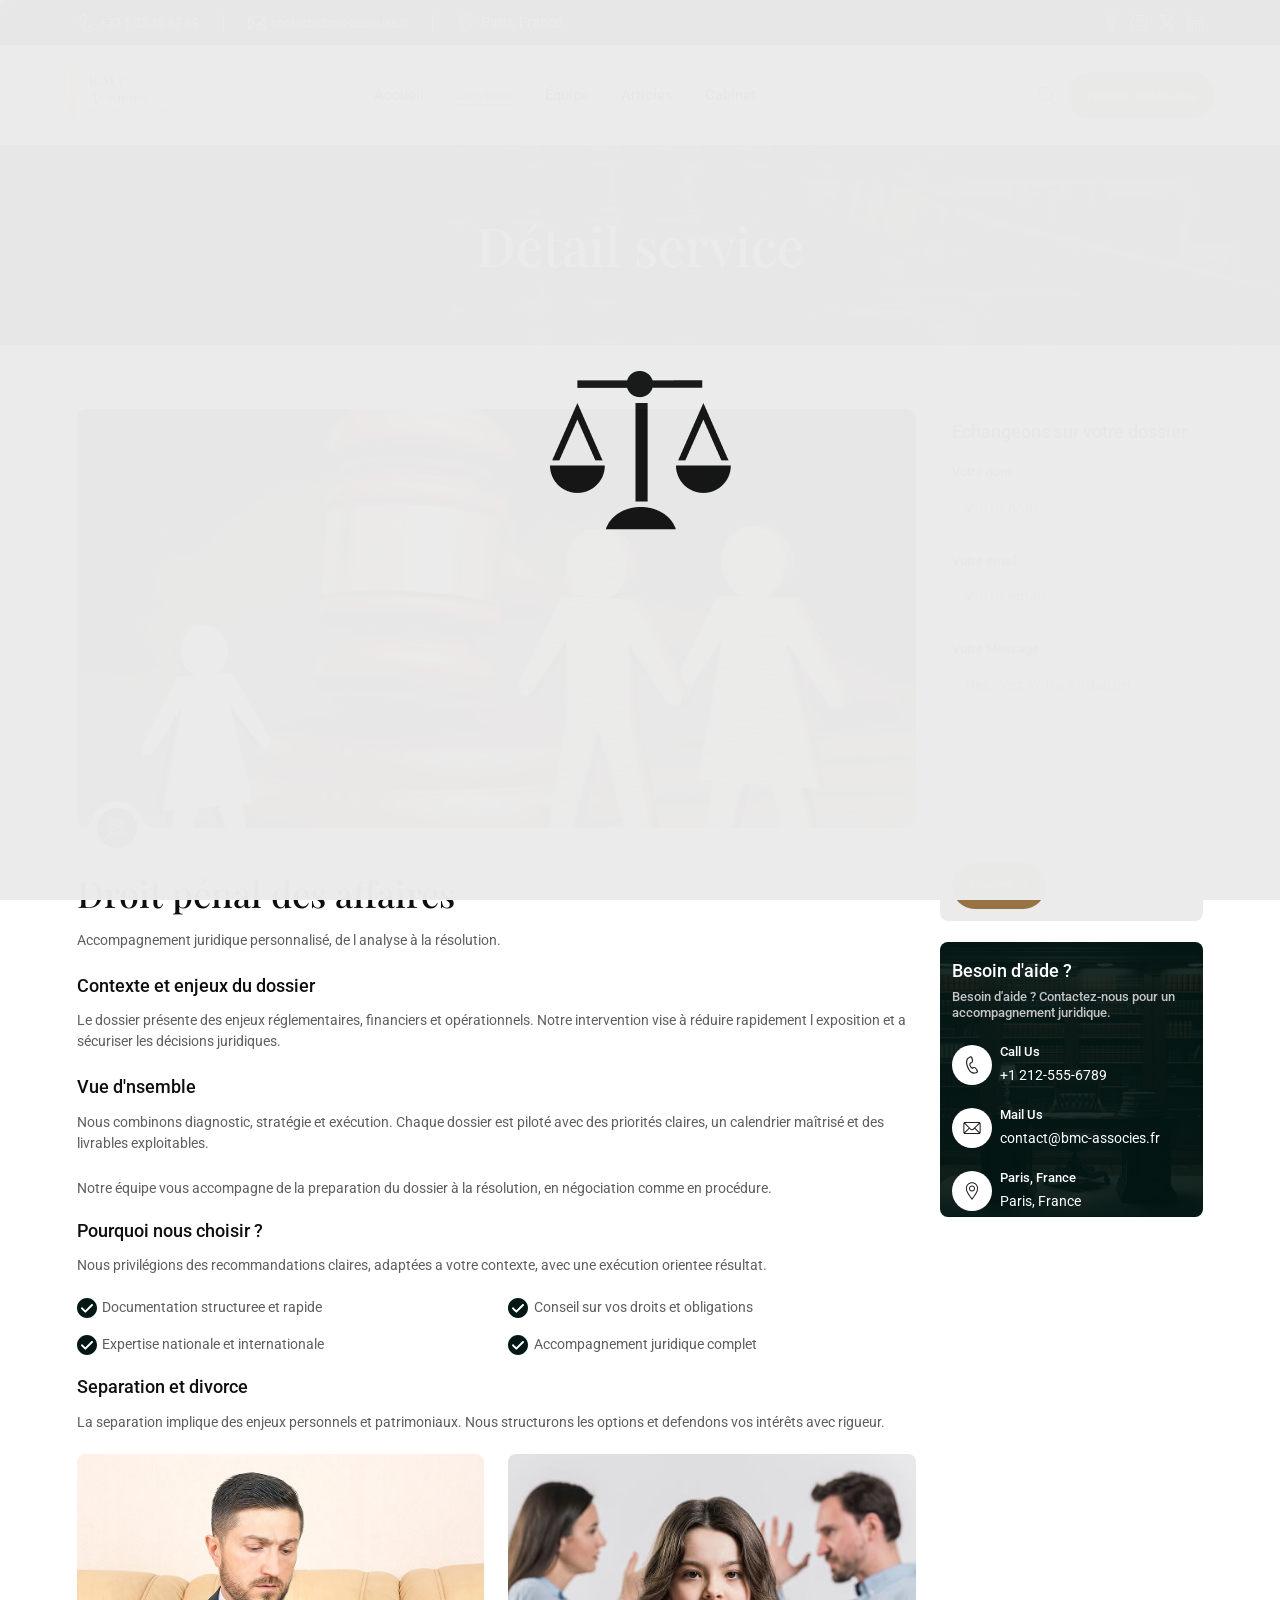
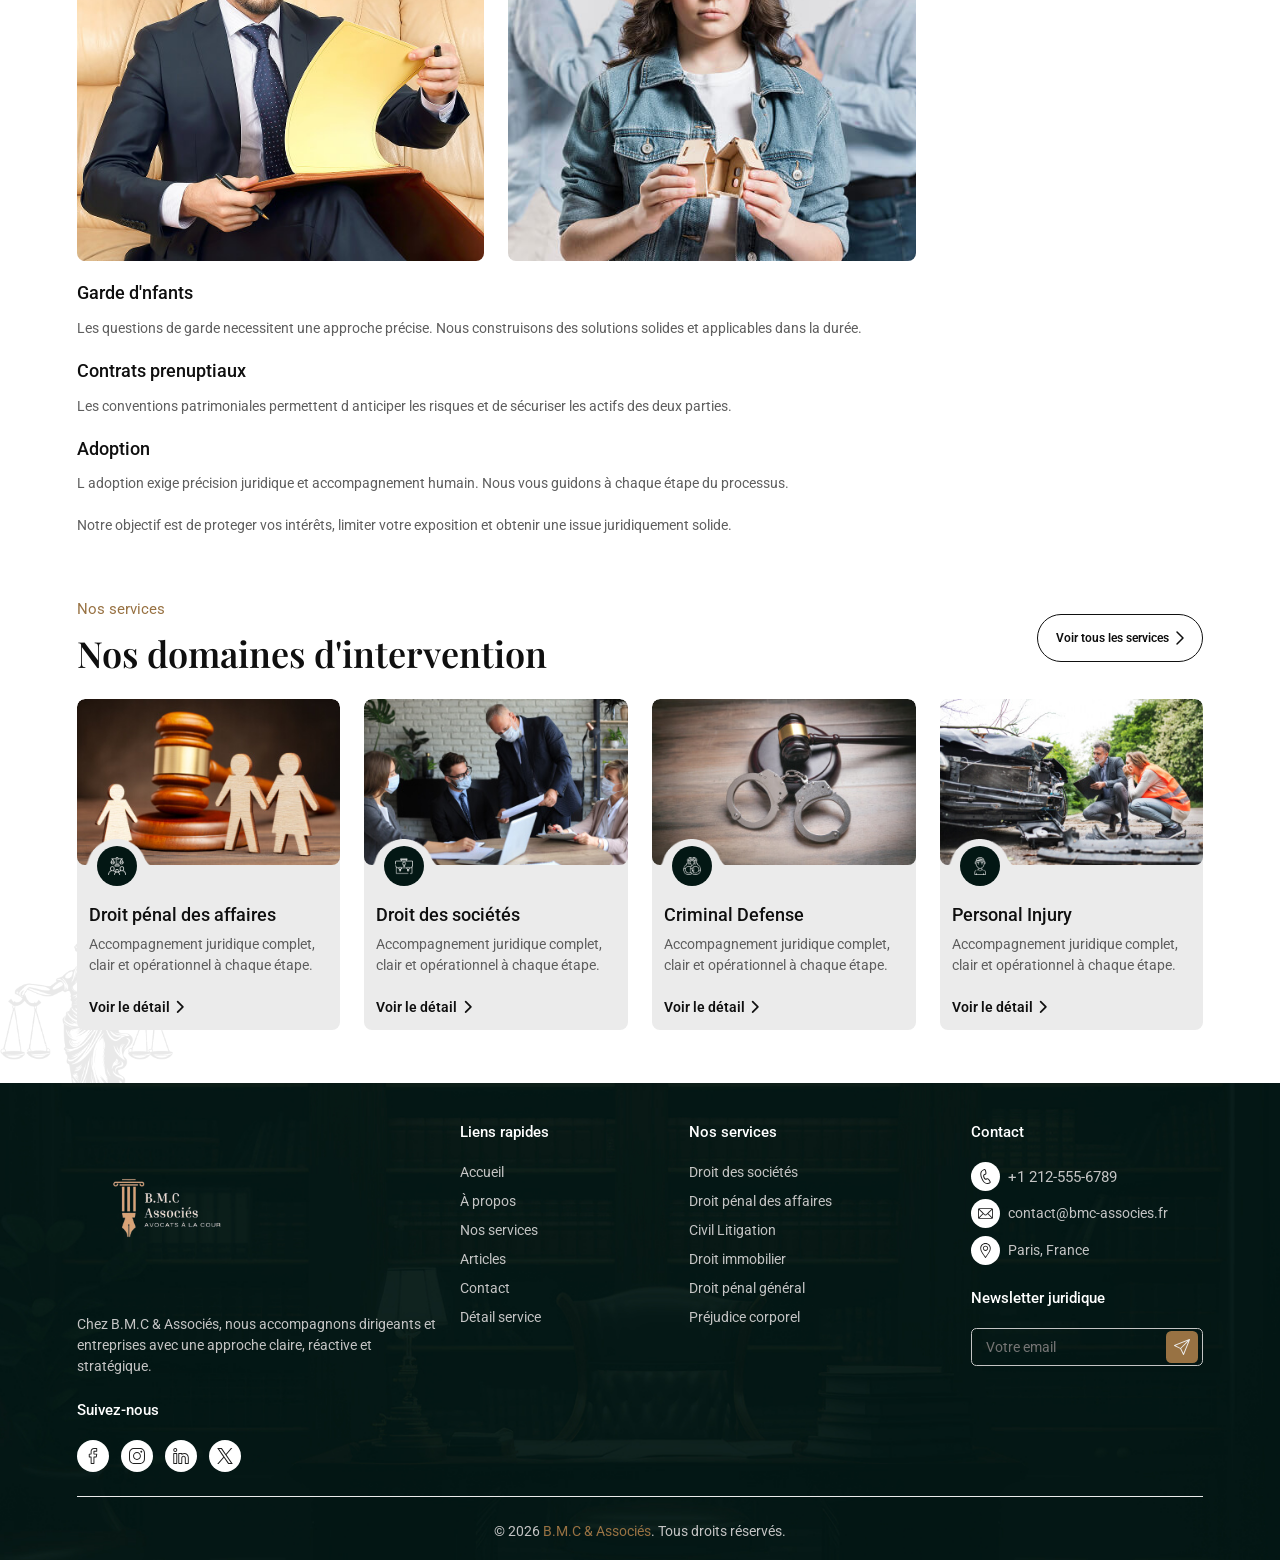
<file: service-detail.html>
﻿<!DOCTYPE html>
<html lang="fr">

<head>
    <meta charset="UTF-8">
    <meta http-equiv="X-UA-Compatible" content="IE=edge">
    <meta name="viewport" content="width=device-width, initial-scale=1, shrink-to-fit=no">
    <meta name="description" content="Détail d'intervention du cabinet B.M.C & Associés : méthode, périmètre et accompagnement juridique sur mesure.">
    <meta name="robots" content="index,follow">
    <meta property="og:locale" content="fr_FR">
    <meta property="og:type" content="website">
    
    <meta property="og:title" content="Détail service | B.M.C & Associés">
    <meta property="og:description" content="Détail d'intervention du cabinet B.M.C & Associés : méthode, périmètre et accompagnement juridique sur mesure.">

    <title>Détail de service | B.M.C & Associés</title>
    <link rel="canonical" href="https://www.bmc-avocats.fr/service-detail.html">

    <!-- Favicon -->
    <link rel="shortcut icon" type="image/x-icon" href="assets/media/favicon.png">

    <!-- All CSS files -->
    <link rel="stylesheet" href="assets/css/vendor/font-awesome.css">
    <link rel="stylesheet" href="assets/css/vendor/slick-theme.css">
    <link rel="stylesheet" href="assets/css/vendor/slick-slider.css">
    <link rel="stylesheet" href="assets/css/vendor/bootstrap.min.css">
    <link rel="stylesheet" href="assets/css/app.css">

</head>

<body>

    <!-- Cursor Style -->
    <div id="cursor"></div>
    <div id="cursor-border"></div>
    <!-- Cursor Style -->

    <!-- Preloader START -->
    <div class="page-loader" id="preloader">
        <div class="preloader-container">
            <img src="assets/media/preloader/1.png" class="top-bar" alt="">
            <div class="preloader">
                <img src="assets/media/preloader/2.png" class="lefthandle" alt="">
                <img src="assets/media/preloader/3.png" alt="">
                <img src="assets/media/preloader/2.png" class="righthandle" alt="">
            </div>
        </div>
    </div>
    <!-- Preloader END -->


    <!-- Main Wrapper Start -->
    <div id="scroll-container" class="main-wrapper">

        <!-- Header Menu Start -->
        <div class="header-top">
            <div class="container-fluid">
                <div class="header-top-wrapper">
                    <div class="left-contact-block">
                        <div class="info-block">
                            <img src="assets/media/vector/call-vector.png" alt="">
                            <a href="tel:+33123456789" class="hover-content">+33 1 23 45 67 89</a>
                        </div>
                        <div class="info-block">
                            <img src="assets/media/vector/mail-vector.png" alt="">
                            <a href="mailto:contact@bmc-associes.fr" class="hover-content">contact@bmc-associes.fr</a>
                        </div>
                        <div class="info-block">
                            <img src="assets/media/vector/location-vector.png" alt="">
                            <p class="white">Paris, France</p>
                        </div>
                    </div>
                    <div class="right-links-block">
                        <a href="" class="link">
                            <svg xmlns="http://www.w3.org/2000/svg" width="20" height="20" viewBox="0 0 20 20"
                                fill="none">
                                <path
                                    d="M14.6875 4.6875C15.0109 4.6875 15.2734 4.425 15.2734 4.10156V0.585938C15.2734 0.2625 15.0109 0 14.6875 0H11.1719C8.91016 0 7.07031 1.83984 7.07031 4.10156V7.03125H5.3125C4.98906 7.03125 4.72656 7.29375 4.72656 7.61719V11.1328C4.72656 11.4563 4.98906 11.7188 5.3125 11.7188H7.07031V19.4141C7.07031 19.7375 7.33281 20 7.65625 20H11.1719C11.4953 20 11.7578 19.7375 11.7578 19.4141V11.7188H14.1016C14.3879 11.7188 14.6324 11.5117 14.6797 11.2293L15.2656 7.71367C15.2938 7.54375 15.2461 7.36992 15.1348 7.23828C15.0234 7.10703 14.8598 7.03125 14.6875 7.03125H11.7578V4.6875H14.6875ZM11.1719 8.20312H13.9957L13.6051 10.5469H11.1719C10.8484 10.5469 10.5859 10.8094 10.5859 11.1328V18.8281H8.24219V11.1328C8.24219 10.8094 7.97969 10.5469 7.65625 10.5469H5.89844V8.20312H7.65625C7.97969 8.20312 8.24219 7.94063 8.24219 7.61719V4.10156C8.24219 2.48633 9.55664 1.17188 11.1719 1.17188H14.1016V3.51562H11.1719C10.8484 3.51562 10.5859 3.77813 10.5859 4.10156V7.61719C10.5859 7.94063 10.8484 8.20312 11.1719 8.20312Z"
                                    fill="#EBEBEB" />
                            </svg>
                        </a>
                        <a href="" class="link">
                            <svg xmlns="http://www.w3.org/2000/svg" width="20" height="20" viewBox="0 0 20 20"
                                fill="none">
                                <g clip-path="url(#clip0_17753_3781)">
                                    <path
                                        d="M10.1968 20C10.1306 20 10.0644 20 9.99771 19.9997C8.43002 20.0035 6.9815 19.9637 5.57281 19.878C4.28131 19.7994 3.10242 19.3531 2.16339 18.5874C1.25732 17.8485 0.63858 16.8495 0.324402 15.6185C0.0509644 14.5467 0.0364685 13.4946 0.022583 12.477C0.0125122 11.7469 0.00213623 10.8817 0 10.0019C0.00213623 9.11838 0.0125122 8.25321 0.022583 7.52307C0.0364685 6.50562 0.0509644 5.45352 0.324402 4.38159C0.63858 3.15052 1.25732 2.15152 2.16339 1.41269C3.10242 0.647006 4.28131 0.200687 5.57297 0.122104C6.98166 0.036502 8.43048 -0.00347599 10.0015 0.000338713C11.5697 -0.00301822 13.0177 0.036502 14.4264 0.122104C15.7179 0.200687 16.8968 0.647006 17.8358 1.41269C18.7421 2.15152 19.3607 3.15052 19.6748 4.38159C19.9483 5.45337 19.9628 6.50562 19.9767 7.52307C19.9867 8.25321 19.9972 9.11838 19.9992 9.9982V10.0019C19.9972 10.8817 19.9867 11.7469 19.9767 12.477C19.9628 13.4944 19.9484 14.5465 19.6748 15.6185C19.3607 16.8495 18.7421 17.8485 17.8358 18.5874C16.8968 19.3531 15.7179 19.7994 14.4264 19.878C13.0774 19.9601 11.6916 20 10.1968 20ZM9.99771 18.761C11.5399 18.7647 12.9559 18.7256 14.3315 18.642C15.3081 18.5826 16.46 17.9421 17.1537 17.3764C17.7948 16.8535 18.2364 16.1321 18.4661 15.2321C18.6937 14.3399 18.7069 13.382 18.7195 12.4556C18.7294 11.7304 18.7398 10.8713 18.7419 10C18.7398 9.1286 18.7294 8.26969 18.7195 7.54444C18.7069 6.61807 18.6937 5.66013 18.4661 4.76779C18.2364 3.86783 17.7948 3.1464 17.1537 2.62348C16.46 2.05799 15.3081 1.43619 14.3315 1.37683C12.9559 1.29306 11.5399 1.25445 10.0014 1.25781C8.45947 1.25415 7.0433 1.29764 5.66772 1.38141C4.69116 1.44077 3.64605 1.85959 2.95239 2.42508C2.31121 2.948 1.75088 3.86783 1.52123 4.76779C1.29357 5.66013 1.28045 6.61792 1.26779 7.54444C1.25787 8.2703 1.24749 9.12982 1.24535 10.0019C1.24749 10.8701 1.25787 11.7298 1.26779 12.4556C1.28045 13.382 1.29357 14.3399 1.52123 15.2321C1.75088 16.1321 2.19247 16.8535 2.83364 17.3764C3.52731 17.9419 4.69116 18.5826 5.66772 18.642C7.0433 18.7258 8.45978 18.7648 9.99771 18.761ZM9.96048 14.8828C7.26822 14.8828 5.07767 12.6924 5.07767 10C5.07767 7.30762 7.26822 5.11722 9.96048 5.11722C12.6529 5.11722 14.8433 7.30762 14.8433 10C14.8433 12.6924 12.6529 14.8828 9.96048 14.8828ZM10.0014 6.25416C7.80598 6.25416 6.26095 7.7992 6.26095 9.9982C6.26095 11.829 7.6453 13.7609 9.97978 13.7609C11.8107 13.7609 13.7142 12.0264 13.7142 9.9982C13.7142 8.16745 12.3175 6.25416 10.0014 6.25416ZM15.3902 3.55472C14.743 3.55472 14.2183 4.07932 14.2183 4.7266C14.2183 5.37387 14.743 5.89847 15.3902 5.89847C16.0374 5.89847 16.562 5.37387 16.562 4.7266C16.562 4.07932 16.0374 3.55472 15.3902 3.55472Z"
                                        fill="#EBEBEB" />
                                </g>
                                <defs>
                                    <clipPath>
                                        <rect width="20" height="20" fill="white" />
                                    </clipPath>
                                </defs>
                            </svg>
                        </a>
                        <a href="" class="link">
                            <svg xmlns="http://www.w3.org/2000/svg" width="20" height="20" viewBox="0 0 20 20"
                                fill="none">
                                <g clip-path="url(#clip0_17753_3783)">
                                    <path
                                        d="M11.8683 8.46864L19.1537 0H17.4273L11.1014 7.3532L6.04897 0H0.221558L7.86186 11.1193L0.221558 20H1.94805L8.62833 12.2348L13.9641 20H19.7915L11.8679 8.46864H11.8683ZM9.50367 11.2173L8.72954 10.1101L2.57013 1.29967H5.22192L10.1926 8.40994L10.9668 9.51718L17.4281 18.7594H14.7763L9.50367 11.2177V11.2173Z"
                                        fill="#EBEBEB" />
                                </g>
                                <defs>
                                    <clipPath>
                                        <rect width="20" height="20" fill="white" />
                                    </clipPath>
                                </defs>
                            </svg>
                        </a>
                        <a href="" class="link">
                            <svg xmlns="http://www.w3.org/2000/svg" width="20" height="20" viewBox="0 0 20 20"
                                fill="none">
                                <g clip-path="url(#clip0_17753_3785)">
                                    <path
                                        d="M4.70306 6.27594H0.9375C0.613861 6.27594 0.351562 6.53839 0.351562 6.86188V19.4141C0.351562 19.7377 0.613861 20 0.9375 20H4.70306C5.0267 20 5.289 19.7377 5.289 19.4141V6.86188C5.289 6.53839 5.0267 6.27594 4.70306 6.27594ZM4.11713 18.8281H1.52344V7.44781H4.11713V18.8281Z"
                                        fill="#EBEBEB" />
                                    <path
                                        d="M2.82043 0C1.45905 0 0.351562 1.10748 0.351562 2.46857C0.351562 3.82996 1.45905 4.93729 2.82043 4.93729C4.18167 4.93729 5.289 3.8298 5.289 2.46857C5.289 1.10748 4.18167 0 2.82043 0ZM2.82043 3.76541C2.10526 3.76541 1.52344 3.18375 1.52344 2.46857C1.52344 1.75354 2.10526 1.17188 2.82043 1.17188C3.53546 1.17188 4.11713 1.75354 4.11713 2.46857C4.11713 3.18375 3.53546 3.76541 2.82043 3.76541Z"
                                        fill="#EBEBEB" />
                                    <path
                                        d="M14.1176 6.19308C13.2269 6.19308 12.3491 6.40778 11.563 6.80939C11.5363 6.51047 11.2852 6.27594 10.9793 6.27594H7.21344C6.88995 6.27594 6.6275 6.53839 6.6275 6.86188V19.4141C6.6275 19.7377 6.88995 20 7.21344 20H10.9793C11.3029 20 11.5652 19.7377 11.5652 19.4141V12.5104C11.5652 11.6223 12.2879 10.8998 13.176 10.8998C14.064 10.8998 14.7864 11.6223 14.7864 12.5104V19.4141C14.7864 19.7377 15.0488 20 15.3723 20H19.138C19.4617 20 19.724 19.7377 19.724 19.4141V11.7995C19.724 8.70804 17.209 6.19308 14.1176 6.19308ZM18.5521 18.8281H15.9584V12.5104C15.9584 10.9761 14.7102 9.72794 13.1761 9.72794C11.6417 9.72794 10.3934 10.9761 10.3934 12.5104V18.8281H7.79953V7.44781H10.3934V7.88071C10.3934 8.10608 10.5226 8.31146 10.7259 8.40897C10.929 8.50647 11.17 8.4787 11.346 8.33786C12.1394 7.70142 13.098 7.36496 14.1176 7.36496C16.5628 7.36496 18.5521 9.35425 18.5521 11.7995V18.8281Z"
                                        fill="#EBEBEB" />
                                </g>
                                <defs>
                                    <clipPath>
                                        <rect width="20" height="20" fill="white" />
                                    </clipPath>
                                </defs>
                            </svg>
                        </a>
                    </div>
                </div>
            </div>
        </div>
        <header class="main-menu">
            <div class="header-section">
                <div class="container-fluid">
                    <div class="header-center">
                        <div class="row align-items-center justify-content-between gap-24">
                            <div class="col-xl-2 col-lg-3 col-5">
                                <a href="index.html" class="header-logo bmc-logo-inline"><img src="assets/media/logo-1-nobg.png" alt="BMC Avocats"></a>
                            </div>
                            <div class="col-lg-5 col-1 d-md-flex d-none">
                                <nav class="navigation">
                                    <div class="menu-button-right">
                                        <div class="main-menu__nav">
                                            <ul class="main-menu__list">
                                                <li>
                                                    <a href="index.html">Accueil</a>
                                                </li>
                                                <li class="dropdown">
                                                    <a href="javascript:void(0);" class="active">Services</a>
                                                    <ul class="sub-menu">
                                                        <li><a href="services.html">Services</a></li>
                                                        <li><a href="service-detail.html">Détail service</a></li>
                                                    </ul>
                                                </li>
                                                <li class="dropdown">
                                                    <a href="javascript:void(0);">Équipe</a>
                                                    <ul class="sub-menu">
                                                        <li><a href="team.html">Équipe</a></li>
                                                        <li><a href="team-detail.html">Profil avocat</a></li>
                                                    </ul>
                                                </li>
                                                <li class="dropdown">
                                                    <a href="javascript:void(0);">Articles</a>
                                                    <ul>
                                                        <li><a href="blog-grid.html">Articles</a></li>
                                                        <li><a href="blog-grid-sidebar.html">Articles</a></li>
                                                        <li><a href="blog-detail.html">Article</a></li>
                                                    </ul>
                                                </li>
                                                <li class="dropdown">
                                                    <a href="javascript:void(0);">Cabinet</a>
                                                    <ul>
                                                        <li><a href="about.html">À propos</a></li>
                                                        <li><a href="case-study.html">Études de cas</a></li>
                                                        <li><a href="case-study-detail.html">Détail étude de cas</a></li>
                                                        <li><a href="appointment.html">Prendre rendez-vous</a></li>
                                                        <li><a href="contact.html">Contact</a></li>
                                                    </ul>
                                                </li>
                                            </ul>
                                        </div>
                                    </div>
                                </nav>
                            </div>
                            <div class="col-xl-4 col-lg-3 col-5 p-0">
                                <div class="header-buttons">
                                    <div class="right-nav d-sm-flex d-none">
                                        <form action="index.html">
                                            <div class="search-block">
                                                <input type="text" class="input-search form-control" name="search"
                                                    id="searchbar" placeholder="Rechercher...">
                                                <a href="javascript:;" class="button-block search-toggler">
                                                    <svg xmlns="http://www.w3.org/2000/svg" width="24" height="24"
                                                        viewBox="0 0 24 24" fill="none">
                                                        <path
                                                            d="M9.74062 0C15.1116 0 19.4812 4.36964 19.4812 9.74063C19.4812 12.1734 18.5847 14.4008 17.1047 16.1097L23.7941 22.7997C24.0687 23.0743 24.0686 23.5195 23.794 23.7941C23.5194 24.0687 23.0743 24.0686 22.7997 23.7941L16.1104 17.1041C14.4014 18.5845 12.1738 19.4813 9.74062 19.4813C4.36964 19.4813 0 15.1116 0 9.74063C0 4.36964 4.36964 0 9.74062 0ZM9.74062 18.075C14.3362 18.075 18.075 14.3362 18.075 9.74063C18.075 5.14505 14.3362 1.40625 9.74062 1.40625C5.14505 1.40625 1.40625 5.14505 1.40625 9.74063C1.40625 14.3362 5.14505 18.075 9.74062 18.075Z"
                                                            fill="#1E1F20" />
                                                    </svg>
                                                </a>
                                            </div>
                                        </form>
                                        <a href="appointment.html" class="header-cus-btn">
                                            <span class="text">Prendre rendez-vous</span>
                                        </a>
                                    </div>

                                    <a href="#" class="main-menu__toggler mobile-nav__toggler">
                                        <img src="assets/media/icons/menu-2.png" alt="">
                                    </a>
                                </div>
                            </div>
                        </div>
                    </div>
                </div>
            </div>
        </header>
        <!-- Header Menu End -->

        <div class="stricky-header stricked-menu">
            <div class="">
                <div class="sticky-header__content"></div>
            </div>
        </div>

        <!-- Main Sections -->
        <main class="main-wrapper">

            <!-- Title Banner Start -->
            <section class="title-banner mb-96">
                <div class="container-fluid">
                    <h1>Détail service</h1>
                </div>
            </section>
            <!-- Title Banner End -->

            <!-- Article Section Start -->
            <section class="blog-detail-sec mb-96">
                <div class="container-fluid">
                    <div class="row row-gap-4">
                        <div class="col-lg-9">
                            <div class="">
                                <img src="assets/media/service/service-detail-img.png"
                                    class="w-100 object-fit-cover mb-32" alt="">
                                <h2 class="fw-500 mb-16">Droit pénal des affaires</h2>
                                <p class="mb-32">Accompagnement juridique personnalisé, de l analyse à la résolution.</p>
                                <h5 class="fw-500 mb-16">Contexte et enjeux du dossier</h5>
                                <p class="mb-32">Le dossier présente des enjeux réglementaires, financiers et opérationnels. Notre intervention vise à réduire rapidement l exposition et a sécuriser les décisions juridiques.</p>
                                <h5 class="fw-500 mb-16">Vue d'nsemble</h5>
                                <p class="mb-32">Nous combinons diagnostic, stratégie et exécution. Chaque dossier est piloté avec des priorités claires, un calendrier maîtrisé et des livrables exploitables.</p>
                                <p class="mb-24">Notre équipe vous accompagne de la preparation du dossier à la résolution, en négociation comme en procédure.</p>
                                <h5 class="fw-500 mb-16">Pourquoi nous choisir ?</h5>
                                <p class="mb-24">Nous privilégions des recommandations claires, adaptées a votre contexte, avec une exécution orientee résultat.</p>
                                <div class="row row-gap-3 mb-24">
                                    <div class="col-lg-6">
                                        <div class="d-flex align-items-center gap-8">
                                            <svg xmlns="http://www.w3.org/2000/svg" width="20" height="20"
                                                viewBox="0 0 20 20" fill="none">
                                                <path fill-rule="evenodd" clip-rule="evenodd"
                                                    d="M10 0C4.47715 0 0 4.47715 0 10C0 15.5228 4.47715 20 10 20C15.5228 20 20 15.5228 20 10C20 4.47715 15.5228 0 10 0ZM15.7071 7.70711C16.0976 7.31658 16.0976 6.68342 15.7071 6.29289C15.3166 5.90237 14.6834 5.90237 14.2929 6.29289L8.33333 12.2525L5.70711 9.62623C5.31658 9.2357 4.68342 9.2357 4.29289 9.62623C3.90237 10.0168 3.90237 10.6499 4.29289 11.0404L7.62623 14.3738C8.01675 14.7643 8.64992 14.7643 9.04044 14.3738L15.7071 7.70711Z"
                                                    fill="#031714" />
                                            </svg>
                                            <p>Documentation structuree et rapide</p>
                                        </div>
                                    </div>
                                    <div class="col-lg-6">
                                        <div class="d-flex align-items-center gap-8">
                                            <svg xmlns="http://www.w3.org/2000/svg" width="20" height="20"
                                                viewBox="0 0 20 20" fill="none">
                                                <path fill-rule="evenodd" clip-rule="evenodd"
                                                    d="M10 0C4.47715 0 0 4.47715 0 10C0 15.5228 4.47715 20 10 20C15.5228 20 20 15.5228 20 10C20 4.47715 15.5228 0 10 0ZM15.7071 7.70711C16.0976 7.31658 16.0976 6.68342 15.7071 6.29289C15.3166 5.90237 14.6834 5.90237 14.2929 6.29289L8.33333 12.2525L5.70711 9.62623C5.31658 9.2357 4.68342 9.2357 4.29289 9.62623C3.90237 10.0168 3.90237 10.6499 4.29289 11.0404L7.62623 14.3738C8.01675 14.7643 8.64992 14.7643 9.04044 14.3738L15.7071 7.70711Z"
                                                    fill="#031714" />
                                            </svg>
                                            <p>Conseil sur vos droits et obligations</p>
                                        </div>
                                    </div>
                                    <div class="col-lg-6">
                                        <div class="d-flex align-items-center gap-8">
                                            <svg xmlns="http://www.w3.org/2000/svg" width="20" height="20"
                                                viewBox="0 0 20 20" fill="none">
                                                <path fill-rule="evenodd" clip-rule="evenodd"
                                                    d="M10 0C4.47715 0 0 4.47715 0 10C0 15.5228 4.47715 20 10 20C15.5228 20 20 15.5228 20 10C20 4.47715 15.5228 0 10 0ZM15.7071 7.70711C16.0976 7.31658 16.0976 6.68342 15.7071 6.29289C15.3166 5.90237 14.6834 5.90237 14.2929 6.29289L8.33333 12.2525L5.70711 9.62623C5.31658 9.2357 4.68342 9.2357 4.29289 9.62623C3.90237 10.0168 3.90237 10.6499 4.29289 11.0404L7.62623 14.3738C8.01675 14.7643 8.64992 14.7643 9.04044 14.3738L15.7071 7.70711Z"
                                                    fill="#031714" />
                                            </svg>
                                            <p>Expertise nationale et internationale</p>
                                        </div>
                                    </div>
                                    <div class="col-lg-6">
                                        <div class="d-flex align-items-center gap-8">
                                            <svg xmlns="http://www.w3.org/2000/svg" width="20" height="20"
                                                viewBox="0 0 20 20" fill="none">
                                                <path fill-rule="evenodd" clip-rule="evenodd"
                                                    d="M10 0C4.47715 0 0 4.47715 0 10C0 15.5228 4.47715 20 10 20C15.5228 20 20 15.5228 20 10C20 4.47715 15.5228 0 10 0ZM15.7071 7.70711C16.0976 7.31658 16.0976 6.68342 15.7071 6.29289C15.3166 5.90237 14.6834 5.90237 14.2929 6.29289L8.33333 12.2525L5.70711 9.62623C5.31658 9.2357 4.68342 9.2357 4.29289 9.62623C3.90237 10.0168 3.90237 10.6499 4.29289 11.0404L7.62623 14.3738C8.01675 14.7643 8.64992 14.7643 9.04044 14.3738L15.7071 7.70711Z"
                                                    fill="#031714" />
                                            </svg>
                                            <p>Accompagnement juridique complet</p>
                                        </div>
                                    </div>
                                </div>
                                <h5 class="fw-500 mb-16">Separation et divorce</h5>
                                <p class="mb-24">La separation implique des enjeux personnels et patrimoniaux. Nous structurons les options et defendons vos intérêts avec rigueur.</p>
                                <div class="row row-gap-4 mb-24">
                                    <div class="col-lg-6">
                                        <img src="assets/media/blogs/blog-detail-img-2.jpg"
                                            class="w-100 object-fit-cover br-12" alt="">
                                    </div>
                                    <div class="col-lg-6">
                                        <img src="assets/media/blogs/blog-detail-img-3.jpg"
                                            class="w-100 object-fit-cover br-12" alt="">
                                    </div>
                                </div>
                                <h5 class="fw-500 mb-16">Garde d'nfants</h5>
                                <p class="mb-24">Les questions de garde necessitent une approche précise. Nous construisons des solutions solides et applicables dans la durée.</p>
                                <h5 class="fw-500 mb-16">Contrats prenuptiaux</h5>
                                <p class="mb-24">Les conventions patrimoniales permettent d anticiper les risques et de sécuriser les actifs des deux parties.</p>
                                <h5 class="fw-500 mb-16">Adoption</h5>
                                <p class="mb-24">L adoption exige précision juridique et accompagnement humain. Nous vous guidons à chaque étape du processus.</p>
                                <p>Notre objectif est de proteger vos intérêts, limiter votre exposition et obtenir une issue juridiquement solide.</p>
                            </div>
                        </div>
                        <div class="col-lg-3">
                            <div class="siderbar">
                                <div class="sidebar-block mb-24">
                                    <h5 class="fw-500 mb-24">Echangeons sur votre dossier</h5>
                                    <form action="blog-detail.html" method="post" class="blog-form"
                                        novalidate="novalidate">
                                        <div class="">
                                            <div class="mb-24">
                                                <p class="subtitle black mb-8">Votre nom</p>
                                                <input type="text" id="name" name="name" class="form-control"
                                                    placeholder="Votre nom" required="">
                                            </div>
                                            <div class="mb-24">
                                                <p class="subtitle black mb-8">Votre email</p>
                                                <input type="email" id="mail" name="email" class="form-control"
                                                    placeholder="Votre email" required="">
                                            </div>
                                            <div class="mb-24">
                                                <p class="subtitle black mb-8">Votre Message</p>
                                                <textarea name="Message" id="comment" cols="30" rows="5"
                                                    class="form-control mb-16"
                                                    placeholder="Decrivez votre situation..."></textarea>
                                            </div>
                                        </div>
                                        <div>
                                            <button class="cus-btn-3" type="submit">
                                                <span class="text white">Envoyer</span>
                                                <i class="fa-solid fa-chevron-right white"></i>
                                            </button>
                                        </div>
                                    </form>
                                </div>
                                <div class="contact-block">
                                    <img src="assets/media/blogs/contect-blog.jpg" alt="">
                                    <div class="content">
                                        <h5 class="fw-500 white mb-12">Besoin d'aide ?</h5>
                                        <p class="subtitle medium-gray mb-32">Besoin d'aide ? Contactez-nous pour un accompagnement juridique.
                                        </p>
                                        <div class="call-block mb-24">
                                            <div class="icon">
                                                <svg xmlns="http://www.w3.org/2000/svg" width="24" height="25"
                                                    viewBox="0 0 24 25" fill="none">
                                                    <g clip-path="url(#clip0_17807_1878)">
                                                        <path
                                                            d="M19.4989 19.1365L18.9984 18.3007C18.0982 16.8165 16.8559 15.1131 15.2264 15.1131C14.9245 15.1131 14.6255 15.1738 14.3296 15.2968L13.4549 15.6719C13.3751 15.705 13.2974 15.7426 13.2153 15.7826C12.9914 15.8915 12.7376 16.0148 12.4765 16.0148C11.8325 16.0148 11.0862 15.1766 10.3756 13.6548C9.67816 12.1611 9.72265 11.3781 9.88274 10.9841C10.0594 10.5494 10.4702 10.3635 10.9115 10.1965C10.9729 10.1732 11.0283 10.1521 11.0822 10.1299L11.9679 9.75701C14.2752 8.79212 13.4168 5.42017 13.1354 4.31467L12.8967 3.36417C12.6927 2.5808 12.1517 0.5 10.3572 0.5C10.025 0.5 9.67058 0.577395 9.30417 0.730129C9.06376 0.825601 5.75535 2.17607 4.55676 4.54858C3.12424 7.37259 3.38912 11.1595 5.34326 15.8019C7.2828 20.45 9.79788 23.2931 12.8187 24.2519C13.3368 24.4165 13.9224 24.4999 14.5594 24.4999H14.5597C16.6444 24.4999 18.7022 23.6129 18.8692 23.5393C19.588 23.2348 20.0526 22.7721 20.25 22.1639C20.5847 21.1324 20.0233 20.0023 19.4989 19.1365ZM18.7055 21.6627C18.6596 21.804 18.5 21.9331 18.2316 22.0461C18.2271 22.048 18.2217 22.0503 18.2172 22.0524C18.1986 22.0606 16.3359 22.8764 14.5593 22.8763C14.0893 22.8763 13.6689 22.8185 13.31 22.7044C10.765 21.8966 8.58889 19.364 6.84062 15.1744C5.07936 10.9899 4.79793 7.66204 6.00529 5.28194C6.9428 3.4263 9.87787 2.24913 9.90666 2.23788C9.91251 2.23549 9.91824 2.23322 9.92398 2.23084C10.0911 2.1607 10.2409 2.12368 10.3572 2.12368C10.7149 2.12368 11.0405 2.67854 11.3235 3.76608L11.5611 4.71258C12.0737 6.72593 11.9957 7.98526 11.3394 8.25977L10.458 8.63105C10.4229 8.64555 10.3819 8.66082 10.3366 8.67803C9.84973 8.86237 8.83655 9.24577 8.37835 10.3728C7.96258 11.3955 8.13469 12.6938 8.90399 14.342C9.94011 16.5602 11.1086 17.6386 12.4763 17.6386C13.111 17.6386 13.6206 17.3909 13.9249 17.243C13.981 17.2158 14.0311 17.1907 14.085 17.1685L14.961 16.7928C15.0513 16.7552 15.1381 16.7369 15.2263 16.7369C15.6479 16.7369 16.4039 17.1544 17.6078 19.1389L18.108 19.9742C18.7244 20.992 18.7731 21.4542 18.7055 21.6627Z"
                                                            fill="#1F1F1F" />
                                                    </g>
                                                    <defs>
                                                        <clipPath>
                                                            <rect width="24" height="24" fill="white"
                                                                transform="translate(0 0.5)" />
                                                        </clipPath>
                                                    </defs>
                                                </svg>
                                            </div>
                                            <div>
                                                <p class="subtitle white mb-8">Call Us</p>
                                                <a href="tel:+33123456789" class="text-16 white hover-content">+1
                                                    212-555-6789</a>
                                            </div>
                                        </div>
                                        <div class="call-block mb-24">
                                            <div class="icon">
                                                <svg xmlns="http://www.w3.org/2000/svg" width="24" height="25"
                                                    viewBox="0 0 24 25" fill="none">
                                                    <g clip-path="url(#clip0_17807_1973)">
                                                        <path
                                                            d="M21.8906 4.0625H2.10938C0.943922 4.0625 0 5.01228 0 6.17188V18.8281C0 19.9946 0.950859 20.9375 2.10938 20.9375H21.8906C23.0463 20.9375 24 19.9986 24 18.8281V6.17188C24 5.01434 23.0598 4.0625 21.8906 4.0625ZM21.5952 5.46875C21.1642 5.89742 13.7476 13.275 13.4916 13.5297C13.0931 13.9281 12.5634 14.1475 12 14.1475C11.4366 14.1475 10.9069 13.9281 10.5071 13.5284C10.3349 13.3571 3.00014 6.06097 2.40478 5.46875H21.5952ZM1.40625 18.5419V6.45898L7.48303 12.5037L1.40625 18.5419ZM2.40567 19.5312L8.48006 13.4955L9.51408 14.5241C10.1781 15.1881 11.061 15.5538 12 15.5538C12.939 15.5538 13.8219 15.1881 14.4846 14.5254L15.5199 13.4955L21.5943 19.5312H2.40567ZM22.5938 18.5419L16.517 12.5037L22.5938 6.45898V18.5419Z"
                                                            fill="#1F1F1F" />
                                                    </g>
                                                    <defs>
                                                        <clipPath>
                                                            <rect width="24" height="24" fill="white"
                                                                transform="translate(0 0.5)" />
                                                        </clipPath>
                                                    </defs>
                                                </svg>
                                            </div>
                                            <div>
                                                <p class="subtitle white mb-8">Mail Us</p>
                                                <a href="mailto:contact@bmc-associes.fr"
                                                    class="text-16 white hover-content">contact@bmc-associes.fr</a>
                                            </div>
                                        </div>
                                        <div class="call-block mb-24">
                                            <div class="icon">
                                                <svg xmlns="http://www.w3.org/2000/svg" width="24" height="25"
                                                    viewBox="0 0 24 25" fill="none">
                                                    <g clip-path="url(#clip0_17807_1762)">
                                                        <path
                                                            d="M11.415 24.1869C11.5454 24.3825 11.7649 24.5 12 24.5C12.2351 24.5 12.4546 24.3825 12.585 24.1869C14.2491 21.6909 16.7 18.6084 18.408 15.4733C19.7736 12.9666 20.4375 10.8287 20.4375 8.9375C20.4375 4.28506 16.6524 0.5 12 0.5C7.34756 0.5 3.5625 4.28506 3.5625 8.9375C3.5625 10.8287 4.22639 12.9666 5.59205 15.4733C7.29872 18.606 9.75436 21.6961 11.415 24.1869ZM12 1.90625C15.877 1.90625 19.0312 5.06047 19.0312 8.9375C19.0312 10.5877 18.4234 12.5055 17.1731 14.8006C15.7009 17.5029 13.6 20.2441 12 22.5485C10.4002 20.2444 8.29922 17.503 6.82692 14.8006C5.57658 12.5055 4.96875 10.5877 4.96875 8.9375C4.96875 5.06047 8.12297 1.90625 12 1.90625Z"
                                                            fill="#1F1F1F" />
                                                        <path
                                                            d="M12 13.1562C14.3262 13.1562 16.2188 11.2637 16.2188 8.9375C16.2188 6.61128 14.3262 4.71875 12 4.71875C9.67378 4.71875 7.78125 6.61128 7.78125 8.9375C7.78125 11.2637 9.67378 13.1562 12 13.1562ZM12 6.125C13.5508 6.125 14.8125 7.38669 14.8125 8.9375C14.8125 10.4883 13.5508 11.75 12 11.75C10.4492 11.75 9.1875 10.4883 9.1875 8.9375C9.1875 7.38669 10.4492 6.125 12 6.125Z"
                                                            fill="#1F1F1F" />
                                                    </g>
                                                    <defs>
                                                        <clipPath>
                                                            <rect width="24" height="24" fill="white"
                                                                transform="translate(0 0.5)" />
                                                        </clipPath>
                                                    </defs>
                                                </svg>
                                            </div>
                                            <div>
                                                <p class="subtitle white mb-8">Paris, France</p>
                                                <p class="white">Paris, France</p>
                                            </div>
                                        </div>
                                    </div>
                                </div>
                            </div>
                        </div>
                    </div>
                </div>
            </section>
            <!-- Article Section End -->

            <!-- Nos services Start -->
            <section class="service-sec mb-80">
                <img src="assets/media/vector/service-bg-vector.png" class="service-vector" alt="">
                <div class="container-fluid">
                    <div class="heading mb-32">
                        <div>
                            <h6 class="fw-400 color-sec mb-16">Nos services</h6>
                            <h2 class="fw-600">Nos domaines d'intervention</h2>
                        </div>
                        <a href="services.html" class="cus-btn-2 border-black">
                            <span class="text">Voir tous les services</span>
                            <i class="fa-solid fa-chevron-right"></i>
                        </a>
                    </div>
                    <div class="row row-gap-4">
                        <div class="col-xl-3 col-md-4">
                            <div class="service-card">
                                <a href="service-detail.html" class="card-image">
                                    <img src="assets/media/service/img-1.jpg" class="card-img" alt="card-img">
                                    <span class="shap-img_icon">
                                        <img src="assets/media/vector/service-card-shape.png" class="card-shap" alt="">
                                        <span class="card-icon">
                                            <img src="assets/media/service/icon-vec-1.png" alt="">
                                        </span>
                                    </span>
                                </a>
                                <div class="card-contant">
                                    <a href="service-detail.html" class="h5 fw-500 hover-content mb-12">Droit pénal des affaires</a>
                                    <p class="mb-24">Accompagnement juridique complet, clair et opérationnel à chaque étape.
                                    </p>
                                    <a href="service-detail.html" class="card-btn">
                                        <span class="fw-600 text-16">Voir le détail</span>
                                        <i class="fa-solid fa-chevron-right"></i>
                                    </a>
                                </div>
                            </div>
                        </div>
                        <div class="col-xl-3 col-md-4">
                            <div class="service-card">
                                <a href="service-detail.html" class="card-image">
                                    <img src="assets/media/service/img-2.jpg" class="card-img" alt="card-img">
                                    <span class="shap-img_icon">
                                        <img src="assets/media/vector/service-card-shape.png" class="card-shap" alt="">
                                        <span class="card-icon">
                                            <img src="assets/media/service/icon-vec-2.png" alt="">
                                        </span>
                                    </span>
                                </a>
                                <div class="card-contant">
                                    <a href="service-detail.html" class="h5 fw-500 hover-content mb-12">Droit des sociétés</a>
                                    <p class="mb-24">Accompagnement juridique complet, clair et opérationnel à chaque étape.
                                    </p>
                                    <a href="service-detail.html" class="card-btn">
                                        <span class="fw-600 text-16">Voir le détail</span>
                                        <i class="fa-solid fa-chevron-right"></i>
                                    </a>
                                </div>
                            </div>
                        </div>
                        <div class="col-xl-3 col-md-4">
                            <div class="service-card">
                                <a href="service-detail.html" class="card-image">
                                    <img src="assets/media/service/img-3.jpg" class="card-img" alt="card-img">
                                    <span class="shap-img_icon">
                                        <img src="assets/media/vector/service-card-shape.png" class="card-shap" alt="">
                                        <span class="card-icon">
                                            <img src="assets/media/service/icon-vec-3.png" alt="">
                                        </span>
                                    </span>
                                </a>
                                <div class="card-contant">
                                    <a href="service-detail.html" class="h5 fw-500 hover-content mb-12">Criminal
                                        Defense</a>
                                    <p class="mb-24">Accompagnement juridique complet, clair et opérationnel à chaque étape.
                                    </p>
                                    <a href="service-detail.html" class="card-btn">
                                        <span class="fw-600 text-16">Voir le détail</span>
                                        <i class="fa-solid fa-chevron-right"></i>
                                    </a>
                                </div>
                            </div>
                        </div>
                        <div class="col-xl-3 col-md-4">
                            <div class="service-card">
                                <a href="service-detail.html" class="card-image">
                                    <img src="assets/media/service/img-4.jpg" class="card-img" alt="card-img">
                                    <span class="shap-img_icon">
                                        <img src="assets/media/vector/service-card-shape.png" class="card-shap" alt="">
                                        <span class="card-icon">
                                            <img src="assets/media/service/icon-vec-4.png" alt="">
                                        </span>
                                    </span>
                                </a>
                                <div class="card-contant">
                                    <a href="service-detail.html" class="h5 fw-500 hover-content mb-12">Personal
                                        Injury</a>
                                    <p class="mb-24">Accompagnement juridique complet, clair et opérationnel à chaque étape.
                                    </p>
                                    <a href="service-detail.html" class="card-btn">
                                        <span class="fw-600 text-16">Voir le détail</span>
                                        <i class="fa-solid fa-chevron-right"></i>
                                    </a>
                                </div>
                            </div>
                        </div>
                    </div>
                </div>
            </section>
            <!-- Nos services End -->

            <!-- FOOTER Start -->
            <footer>
                <div class="container-fluid">
                    <div class="row row-gap-5 mb-32">
                        <div class="col-lg-4">
                            <div>
                                <a href="" class="footer-logo mb-24"><img src="assets/media/logo-2-nobg.png"
                                        alt="footer-logo"></a>
                                <p class="mb-32 medium-gray">Chez B.M.C & Associés, nous accompagnons dirigeants et entreprises avec une approche claire, réactive et stratégique.
                                </p>
                                <h6 class="fw-500 mb-24 white">Suivez-nous</h6>
                                <ul class="unstyled social-link">
                                    <li>
                                        <a href="">
                                            <svg xmlns="http://www.w3.org/2000/svg" width="20" height="20"
                                                viewBox="0 0 20 20" fill="none">
                                                <path
                                                    d="M14.6875 4.6875C15.0109 4.6875 15.2734 4.425 15.2734 4.10156V0.585938C15.2734 0.2625 15.0109 0 14.6875 0H11.1718C8.91013 0 7.07028 1.83984 7.07028 4.10156V7.03125H5.31247C4.98903 7.03125 4.72653 7.29375 4.72653 7.61719V11.1328C4.72653 11.4562 4.98903 11.7188 5.31247 11.7188H7.07028V19.4141C7.07028 19.7375 7.33278 20 7.65622 20H11.1718C11.4953 20 11.7578 19.7375 11.7578 19.4141V11.7188H14.1015C14.3879 11.7188 14.6324 11.5117 14.6797 11.2293L15.2656 7.71367C15.2937 7.54375 15.2461 7.36992 15.1347 7.23828C15.0234 7.10703 14.8597 7.03125 14.6875 7.03125H11.7578V4.6875H14.6875ZM11.1718 8.20312H13.9957L13.605 10.5469H11.1718C10.8484 10.5469 10.5859 10.8094 10.5859 11.1328V18.8281H8.24216V11.1328C8.24216 10.8094 7.97966 10.5469 7.65622 10.5469H5.89841V8.20312H7.65622C7.97966 8.20312 8.24216 7.94062 8.24216 7.61719V4.10156C8.24216 2.48633 9.55661 1.17188 11.1718 1.17188H14.1015V3.51562H11.1718C10.8484 3.51562 10.5859 3.77813 10.5859 4.10156V7.61719C10.5859 7.94062 10.8484 8.20312 11.1718 8.20312Z"
                                                    fill="#EBEBEB" />
                                            </svg>
                                        </a>
                                    </li>
                                    <li><a href="">
                                            <svg xmlns="http://www.w3.org/2000/svg" width="20" height="20"
                                                viewBox="0 0 20 20" fill="none">
                                                <g clip-path="url(#clip0_17799_4114)">
                                                    <path
                                                        d="M10.1968 19.9999C10.1306 19.9999 10.0644 19.9999 9.99771 19.9996C8.43002 20.0035 6.9815 19.9636 5.57281 19.8779C4.28131 19.7993 3.10242 19.353 2.16339 18.5873C1.25732 17.8485 0.63858 16.8495 0.324402 15.6184C0.0509644 14.5466 0.0364685 13.4945 0.022583 12.4769C0.0125122 11.7468 0.00213623 10.8816 0 10.0018C0.00213623 9.11829 0.0125122 8.25312 0.022583 7.52298C0.0364685 6.50553 0.0509644 5.45343 0.324402 4.3815C0.63858 3.15043 1.25732 2.15143 2.16339 1.4126C3.10242 0.646916 4.28131 0.200597 5.57297 0.122014C6.98166 0.0364124 8.43048 -0.00356563 10.0015 0.000249067C11.5697 -0.00310787 13.0177 0.0364124 14.4264 0.122014C15.7179 0.200597 16.8968 0.646916 17.8358 1.4126C18.7421 2.15143 19.3607 3.15043 19.6748 4.3815C19.9483 5.45328 19.9628 6.50553 19.9767 7.52298C19.9867 8.25312 19.9972 9.11829 19.9992 9.99811V10.0018C19.9972 10.8816 19.9867 11.7468 19.9767 12.4769C19.9628 13.4944 19.9484 14.5465 19.6748 15.6184C19.3607 16.8495 18.7421 17.8485 17.8358 18.5873C16.8968 19.353 15.7179 19.7993 14.4264 19.8779C13.0774 19.96 11.6916 19.9999 10.1968 19.9999ZM9.99771 18.7609C11.5399 18.7646 12.9559 18.7255 14.3315 18.6419C15.3081 18.5825 16.46 17.942 17.1537 17.3763C17.7948 16.8534 18.2364 16.132 18.4661 15.232C18.6937 14.3398 18.7069 13.3819 18.7195 12.4555C18.7294 11.7303 18.7398 10.8712 18.7419 9.99994C18.7398 9.12851 18.7294 8.2696 18.7195 7.54435C18.7069 6.61798 18.6937 5.66004 18.4661 4.7677C18.2364 3.86774 17.7948 3.14631 17.1537 2.62339C16.46 2.0579 15.3081 1.4361 14.3315 1.37674C12.9559 1.29297 11.5399 1.25436 10.0014 1.25772C8.45947 1.25406 7.0433 1.29755 5.66772 1.38132C4.69116 1.44068 3.64605 1.8595 2.95239 2.42499C2.31121 2.94791 1.75088 3.86774 1.52123 4.7677C1.29357 5.66004 1.28045 6.61783 1.26779 7.54435C1.25787 8.27021 1.24749 9.12973 1.24535 10.0018C1.24749 10.87 1.25787 11.7297 1.26779 12.4555C1.28045 13.3819 1.29357 14.3398 1.52123 15.232C1.75088 16.132 2.19247 16.8534 2.83364 17.3763C3.52731 17.9418 4.69116 18.5825 5.66772 18.6419C7.0433 18.7257 8.45978 18.7647 9.99771 18.7609ZM9.96048 14.8828C7.26822 14.8828 5.07767 12.6924 5.07767 9.99994C5.07767 7.30753 7.26822 5.11713 9.96048 5.11713C12.6529 5.11713 14.8433 7.30753 14.8433 9.99994C14.8433 12.6924 12.6529 14.8828 9.96048 14.8828ZM10.0014 6.25407C7.80598 6.25407 6.26095 7.79911 6.26095 9.99811C6.26095 11.8289 7.6453 13.7608 9.97978 13.7608C11.8107 13.7608 13.7142 12.0263 13.7142 9.99811C13.7142 8.16736 12.3175 6.25407 10.0014 6.25407ZM15.3902 3.55463C14.743 3.55463 14.2183 4.07923 14.2183 4.72651C14.2183 5.37378 14.743 5.89838 15.3902 5.89838C16.0374 5.89838 16.562 5.37378 16.562 4.72651C16.562 4.07923 16.0374 3.55463 15.3902 3.55463Z"
                                                        fill="#1F1F1F" />
                                                </g>
                                                <defs>
                                                    <clipPath>
                                                        <rect width="20" height="20" fill="white" />
                                                    </clipPath>
                                                </defs>
                                            </svg>
                                        </a></li>
                                    <li><a href="">
                                            <svg xmlns="http://www.w3.org/2000/svg" width="20" height="20"
                                                viewBox="0 0 20 20" fill="none">
                                                <g clip-path="url(#clip0_17799_4117)">
                                                    <path
                                                        d="M4.70306 6.27594H0.9375C0.613861 6.27594 0.351562 6.53839 0.351562 6.86188V19.4141C0.351562 19.7377 0.613861 20 0.9375 20H4.70306C5.0267 20 5.289 19.7377 5.289 19.4141V6.86188C5.289 6.53839 5.0267 6.27594 4.70306 6.27594ZM4.11713 18.8281H1.52344V7.44781H4.11713V18.8281Z"
                                                        fill="#1F1F1F" />
                                                    <path
                                                        d="M2.82043 0C1.45905 0 0.351562 1.10748 0.351562 2.46857C0.351562 3.82996 1.45905 4.93729 2.82043 4.93729C4.18167 4.93729 5.289 3.8298 5.289 2.46857C5.289 1.10748 4.18167 0 2.82043 0ZM2.82043 3.76541C2.10526 3.76541 1.52344 3.18375 1.52344 2.46857C1.52344 1.75354 2.10526 1.17188 2.82043 1.17188C3.53546 1.17188 4.11713 1.75354 4.11713 2.46857C4.11713 3.18375 3.53546 3.76541 2.82043 3.76541Z"
                                                        fill="#1F1F1F" />
                                                    <path
                                                        d="M14.1176 6.19308C13.2269 6.19308 12.3491 6.40778 11.563 6.80939C11.5363 6.51047 11.2852 6.27594 10.9793 6.27594H7.21344C6.88995 6.27594 6.6275 6.53839 6.6275 6.86188V19.4141C6.6275 19.7377 6.88995 20 7.21344 20H10.9793C11.3029 20 11.5652 19.7377 11.5652 19.4141V12.5104C11.5652 11.6223 12.2879 10.8998 13.176 10.8998C14.064 10.8998 14.7864 11.6223 14.7864 12.5104V19.4141C14.7864 19.7377 15.0488 20 15.3723 20H19.138C19.4617 20 19.724 19.7377 19.724 19.4141V11.7995C19.724 8.70804 17.209 6.19308 14.1176 6.19308ZM18.5521 18.8281H15.9584V12.5104C15.9584 10.9761 14.7102 9.72794 13.1761 9.72794C11.6417 9.72794 10.3934 10.9761 10.3934 12.5104V18.8281H7.79953V7.44781H10.3934V7.88071C10.3934 8.10608 10.5226 8.31146 10.7259 8.40897C10.929 8.50647 11.17 8.4787 11.346 8.33786C12.1394 7.70142 13.098 7.36496 14.1176 7.36496C16.5628 7.36496 18.5521 9.35425 18.5521 11.7995V18.8281Z"
                                                        fill="#1F1F1F" />
                                                </g>
                                                <defs>
                                                    <clipPath>
                                                        <rect width="20" height="20" fill="white" />
                                                    </clipPath>
                                                </defs>
                                            </svg>
                                        </a></li>
                                    <li><a href="">
                                            <svg xmlns="http://www.w3.org/2000/svg" width="20" height="20"
                                                viewBox="0 0 20 20" fill="none">
                                                <g clip-path="url(#clip0_17799_4120)">
                                                    <path
                                                        d="M11.8683 8.46864L19.1537 0H17.4273L11.1014 7.3532L6.04897 0H0.221558L7.86186 11.1193L0.221558 20H1.94805L8.62834 12.2348L13.9641 20H19.7915L11.8679 8.46864H11.8683ZM9.50367 11.2173L8.72954 10.1101L2.57013 1.29967H5.22192L10.1926 8.40994L10.9668 9.51718L17.4281 18.7594H14.7763L9.50367 11.2177V11.2173Z"
                                                        fill="#1F1F1F" />
                                                </g>
                                                <defs>
                                                    <clipPath>
                                                        <rect width="20" height="20" fill="white" />
                                                    </clipPath>
                                                </defs>
                                            </svg>
                                        </a></li>
                                </ul>
                            </div>
                        </div>
                        <div class="col-lg-8">
                            <div class="link-wrapper">
                                <div class="footer-links">
                                    <h6 class="fw-500 white mb-24">Liens rapides</h6>
                                    <ul class="unstyled">
                                        <li>
                                            <a href="index.html">Accueil</a>
                                        </li>
                                        <li>
                                            <a href="about.html">À propos</a>
                                        </li>
                                        <li>
                                            <a href="services.html">Nos services</a>
                                        </li>
                                        <li>
                                            <a href="blog-grid.html">Articles</a>
                                        </li>
                                        <li>
                                            <a href="contact.html">Contact</a>
                                        </li>
                                        <li>
                                            <a href="service-detail.html">Détail service</a>
                                        </li>
                                    </ul>
                                </div>
                                <div class="footer-links">
                                    <h6 class="fw-500 white mb-24">Nos services</h6>
                                    <ul class="unstyled">
                                        <li>
                                            <a href="service-detail.html">Droit des sociétés</a>
                                        </li>
                                        <li>
                                            <a href="service-detail.html">Droit pénal des affaires</a>
                                        </li>
                                        <li>
                                            <a href="service-detail.html">Civil Litigation</a>
                                        </li>
                                        <li>
                                            <a href="service-detail.html">Droit immobilier</a>
                                        </li>
                                        <li>
                                            <a href="service-detail.html">Droit pénal général</a>
                                        </li>
                                        <li>
                                            <a href="service-detail.html">Préjudice corporel</a>
                                        </li>
                                    </ul>
                                </div>
                                <div>
                                    <h6 class="fw-500 white mb-24">Contact</h6>
                                    <div class="number-block mb-12">
                                        <div class="tel-icon"><svg xmlns="http://www.w3.org/2000/svg" width="16"
                                                height="16" viewBox="0 0 16 16" fill="none">
                                                <path
                                                    d="M12.9992 12.4243L12.6655 11.8671C12.0654 10.8777 11.2372 9.74206 10.1508 9.74206C9.94957 9.74206 9.75025 9.78255 9.55296 9.86452L8.96988 10.1146C8.91662 10.1367 8.86488 10.1618 8.81011 10.1884C8.66087 10.261 8.49165 10.3432 8.31759 10.3432C7.88822 10.3432 7.39072 9.78442 6.91697 8.76988C6.45202 7.77409 6.48168 7.25206 6.58841 6.98939C6.70618 6.69958 6.98004 6.57568 7.27425 6.46433C7.31517 6.44881 7.35212 6.43474 7.38805 6.41995L7.9785 6.17134C9.51673 5.52808 8.94448 3.28012 8.75685 2.54311L8.59773 1.90944C8.4617 1.3872 8.10103 0 6.9047 0C6.68323 0 6.44697 0.0515968 6.2027 0.153419C6.04242 0.217068 3.83682 1.11738 3.03776 2.69906C2.08274 4.58173 2.25933 7.10637 3.56209 10.2012C4.85512 13.3 6.53184 15.1954 8.5457 15.8346C8.89115 15.9444 9.28155 15.9999 9.70616 15.9999H9.70638C11.0962 15.9999 12.4681 15.4086 12.5794 15.3596C13.0586 15.1566 13.3683 14.8481 13.4999 14.4426C13.7231 13.7549 13.3488 13.0015 12.9992 12.4243ZM12.4702 14.1085C12.4396 14.2027 12.3333 14.2887 12.1543 14.3641C12.1513 14.3654 12.1477 14.3669 12.1447 14.3682C12.1323 14.3737 10.8905 14.9176 9.70609 14.9175C9.39276 14.9175 9.11254 14.879 8.87325 14.803C7.17662 14.2644 5.72584 12.576 4.56033 9.78291C3.38616 6.99328 3.19854 4.77469 4.00345 3.18796C4.62845 1.95087 6.58516 1.16609 6.60436 1.15858C6.60826 1.157 6.61208 1.15548 6.61591 1.15389C6.72733 1.10713 6.8272 1.08245 6.9047 1.08245C7.1432 1.08245 7.36027 1.45236 7.54891 2.17739L7.70731 2.80838C8.04907 4.15062 7.99704 4.99017 7.55952 5.17318L6.97189 5.4207C6.94851 5.43037 6.92116 5.44054 6.89099 5.45202C6.5664 5.57491 5.89095 5.83052 5.58548 6.58188C5.30831 7.26368 5.42304 8.12921 5.93591 9.22797C6.62666 10.7068 7.40566 11.4257 8.31745 11.4257C8.74061 11.4257 9.08029 11.2606 9.28321 11.162C9.32059 11.1438 9.354 11.1272 9.38994 11.1123L9.97389 10.8619C10.0341 10.8368 10.092 10.8246 10.1508 10.8246C10.4318 10.8246 10.9358 11.1029 11.7384 12.426L12.0719 12.9828C12.4829 13.6613 12.5153 13.9695 12.4702 14.1085Z"
                                                    fill="#1F1F1F" />
                                            </svg></div>
                                        <a href="tel:+33123456789" class="h6 fw-400 medium-gray hover-content">+1
                                            212-555-6789</a>
                                    </div>
                                    <div class="number-block mb-12">
                                        <div class="tel-icon"><svg xmlns="http://www.w3.org/2000/svg" width="16"
                                                height="16" viewBox="0 0 16 16" fill="none">
                                                <g clip-path="url(#clip0_17799_4153)">
                                                    <path
                                                        d="M14.5938 2.375H1.40625C0.629281 2.375 0 3.00819 0 3.78125V12.2188C0 12.9964 0.633906 13.625 1.40625 13.625H14.5938C15.3642 13.625 16 12.9991 16 12.2188V3.78125C16 3.00956 15.3732 2.375 14.5938 2.375ZM14.3968 3.3125C14.1095 3.59828 9.16509 8.51666 8.99438 8.68647C8.72875 8.95209 8.37562 9.09834 8 9.09834C7.62437 9.09834 7.27125 8.95206 7.00475 8.68559C6.88994 8.57137 2.00009 3.70731 1.60319 3.3125H14.3968ZM0.9375 12.0279V3.97266L4.98869 8.0025L0.9375 12.0279ZM1.60378 12.6875L5.65338 8.66366L6.34272 9.34937C6.78541 9.79206 7.37397 10.0358 8 10.0358C8.62603 10.0358 9.21459 9.79206 9.65641 9.35025L10.3466 8.66366L14.3962 12.6875H1.60378ZM15.0625 12.0279L11.0113 8.0025L15.0625 3.97266V12.0279Z"
                                                        fill="#1F1F1F" />
                                                </g>
                                                <defs>
                                                    <clipPath>
                                                        <rect width="16" height="16" fill="white" />
                                                    </clipPath>
                                                </defs>
                                            </svg></div>
                                        <a href="mailto:contact@bmc-associes.fr"
                                            class="text-16 fw-400 medium-gray hover-content">contact@bmc-associes.fr</a>
                                    </div>
                                    <div class="number-block mb-32">
                                        <div class="tel-icon"><svg xmlns="http://www.w3.org/2000/svg" width="16"
                                                height="16" viewBox="0 0 16 16" fill="none">
                                                <g clip-path="url(#clip0_17799_4158)">
                                                    <path
                                                        d="M7.60997 15.7913C7.69691 15.9217 7.84328 16 8 16C8.15672 16 8.30309 15.9217 8.39003 15.7913C9.49937 14.1273 11.1333 12.0723 12.272 9.98222C13.1824 8.31109 13.625 6.88581 13.625 5.625C13.625 2.52338 11.1016 0 8 0C4.89838 0 2.375 2.52338 2.375 5.625C2.375 6.88581 2.81759 8.31109 3.72803 9.98222C4.86581 12.0707 6.50291 14.1307 7.60997 15.7913ZM8 0.9375C10.5847 0.9375 12.6875 3.04031 12.6875 5.625C12.6875 6.72512 12.2823 8.00369 11.4487 9.53372C10.4672 11.3352 9.06669 13.1627 8 14.699C6.93347 13.1629 5.53281 11.3353 4.55128 9.53372C3.71772 8.00369 3.3125 6.72512 3.3125 5.625C3.3125 3.04031 5.41531 0.9375 8 0.9375Z"
                                                        fill="#1F1F1F" />
                                                    <path
                                                        d="M8 8.4375C9.55081 8.4375 10.8125 7.17581 10.8125 5.625C10.8125 4.07419 9.55081 2.8125 8 2.8125C6.44919 2.8125 5.1875 4.07419 5.1875 5.625C5.1875 7.17581 6.44919 8.4375 8 8.4375ZM8 3.75C9.03387 3.75 9.875 4.59113 9.875 5.625C9.875 6.65887 9.03387 7.5 8 7.5C6.96613 7.5 6.125 6.65887 6.125 5.625C6.125 4.59113 6.96613 3.75 8 3.75Z"
                                                        fill="#1F1F1F" />
                                                </g>
                                                <defs>
                                                    <clipPath>
                                                        <rect width="16" height="16" fill="white" />
                                                    </clipPath>
                                                </defs>
                                            </svg></div>
                                        <p class="medium-gray">Paris, France</p>
                                    </div>
                                    <h6 class="fw-500 white mb-24">Newsletter juridique</h6>
                                    <form>
                                        <div class="news-letter">
                                            <input type="email" name="email" id="new-email"
                                                placeholder="Votre email">
                                            <button type="submit"><svg xmlns="http://www.w3.org/2000/svg" width="20"
                                                    height="20" viewBox="0 0 20 20" fill="none">
                                                    <g clip-path="url(#clip0_17799_4167)">
                                                        <path
                                                            d="M19.8283 0.171647C19.6625 0.00586635 19.4138 -0.0451101 19.1963 0.041921L0.368218 7.57308C0.152789 7.65925 0.00853097 7.86441 0.00024974 8.09632C-0.00799243 8.32819 0.121382 8.54308 0.330132 8.64433L7.75465 12.2451L11.3555 19.6697C11.4537 19.8722 11.6588 19.9999 11.8826 19.9999C11.8895 19.9999 11.8965 19.9998 11.9035 19.9995C12.1353 19.9913 12.3406 19.847 12.4267 19.6316L19.9579 0.803599C20.045 0.585943 19.994 0.337389 19.8283 0.171647ZM2.03478 8.16862L16.9811 2.19016L8.07371 11.0974L2.03478 8.16862ZM11.8312 17.9651L8.90234 11.926L17.8097 3.01875L11.8312 17.9651Z"
                                                            fill="#EBEBEB" />
                                                    </g>
                                                    <defs>
                                                        <clipPath>
                                                            <rect width="20" height="20" fill="white" />
                                                        </clipPath>
                                                    </defs>
                                                </svg></button>
                                        </div>
                                    </form>
                                </div>
                            </div>
                        </div>
                    </div>
                    <div class="hr-line mb-32 medium-gray"></div>
                    <div class="footer-bottom-text">
                        <p class="medium-gray">&copy; 2026 <span class="color-sec">B.M.C & Associés</span>. Tous droits réservés.
                            </p>
                    </div>
                </div>
            </footer>
            <!-- FOOTER End -->
        </main>
        <!-- Main Sections -->
    </div>
    <!-- Main Wrapper End -->

    <!-- Back To Top Start -->
    <a href="#main-wrapper" id="backto-top" class="back-to-top"><i class="fas fa-angle-up"></i></a>


    <!-- Mobile Menu Start -->
    <div class="mobile-nav__wrapper">
        <div class="mobile-nav__overlay mobile-nav__toggler"></div>
        <div class="mobile-nav__content">
            <span class="mobile-nav__close mobile-nav__toggler"><i class="fa fa-times"></i></span>
            <div class="logo-box">
                <a href="index.html" aria-label="BMC Avocats" class="bmc-mobile-logo"><img src="assets/media/logo-1-nobg.png" alt="BMC Avocats"></a>
            </div>
            <div class="mobile-nav__container"></div>
            <ul class="mobile-nav__contact list-unstyled">
                <li>
                    <i class="fas fa-envelope"></i>
                    <a href="mailto:contact@bmc-associes.fr">contact@bmc-associes.fr</a>
                </li>
                <li>
                    <i class="fa fa-phone-alt"></i>
                    <a href="tel:+33123456789">+33 1 23 45 67 89</a>
                </li>
            </ul>
            <div class="mobile-nav__social">
                <a href=""><i class="fa-brands fa-x-twitter"></i></a>
                <a href=""><i class="fab fa-facebook"></i></a>
                <a href=""><i class="fab fa-instagram"></i></a>
            </div>
        </div>
    </div>
    <!-- Mobile Menu End -->

    <!-- modal-popup area Start  -->
    <div class="search-popup">
        <div class="search-popup__overlay search-toggler"></div>
        <div class="search-popup__content">
            <form role="search" method="get" class="search-popup__form" action="index.html">
                <input type="text" id="search" placeholder="Rechercher...">
                <button type="submit"><i class="fal fa-search"></i></button>
            </form>
        </div>
    </div>
    <!-- search-popup end-->

    <!-- Jquery Js -->
    <script src="assets/js/vendor/bootstrap.min.js"></script>
    <script src="assets/js/vendor/jquery-3.6.3.min.js"></script>
    <script src="assets/js/vendor/slick.min.js"></script>
    <script src="assets/js/vendor/jquery-validator.js"></script>
    <script src="assets/js/app.js"></script>

</body>

</html>
</file>
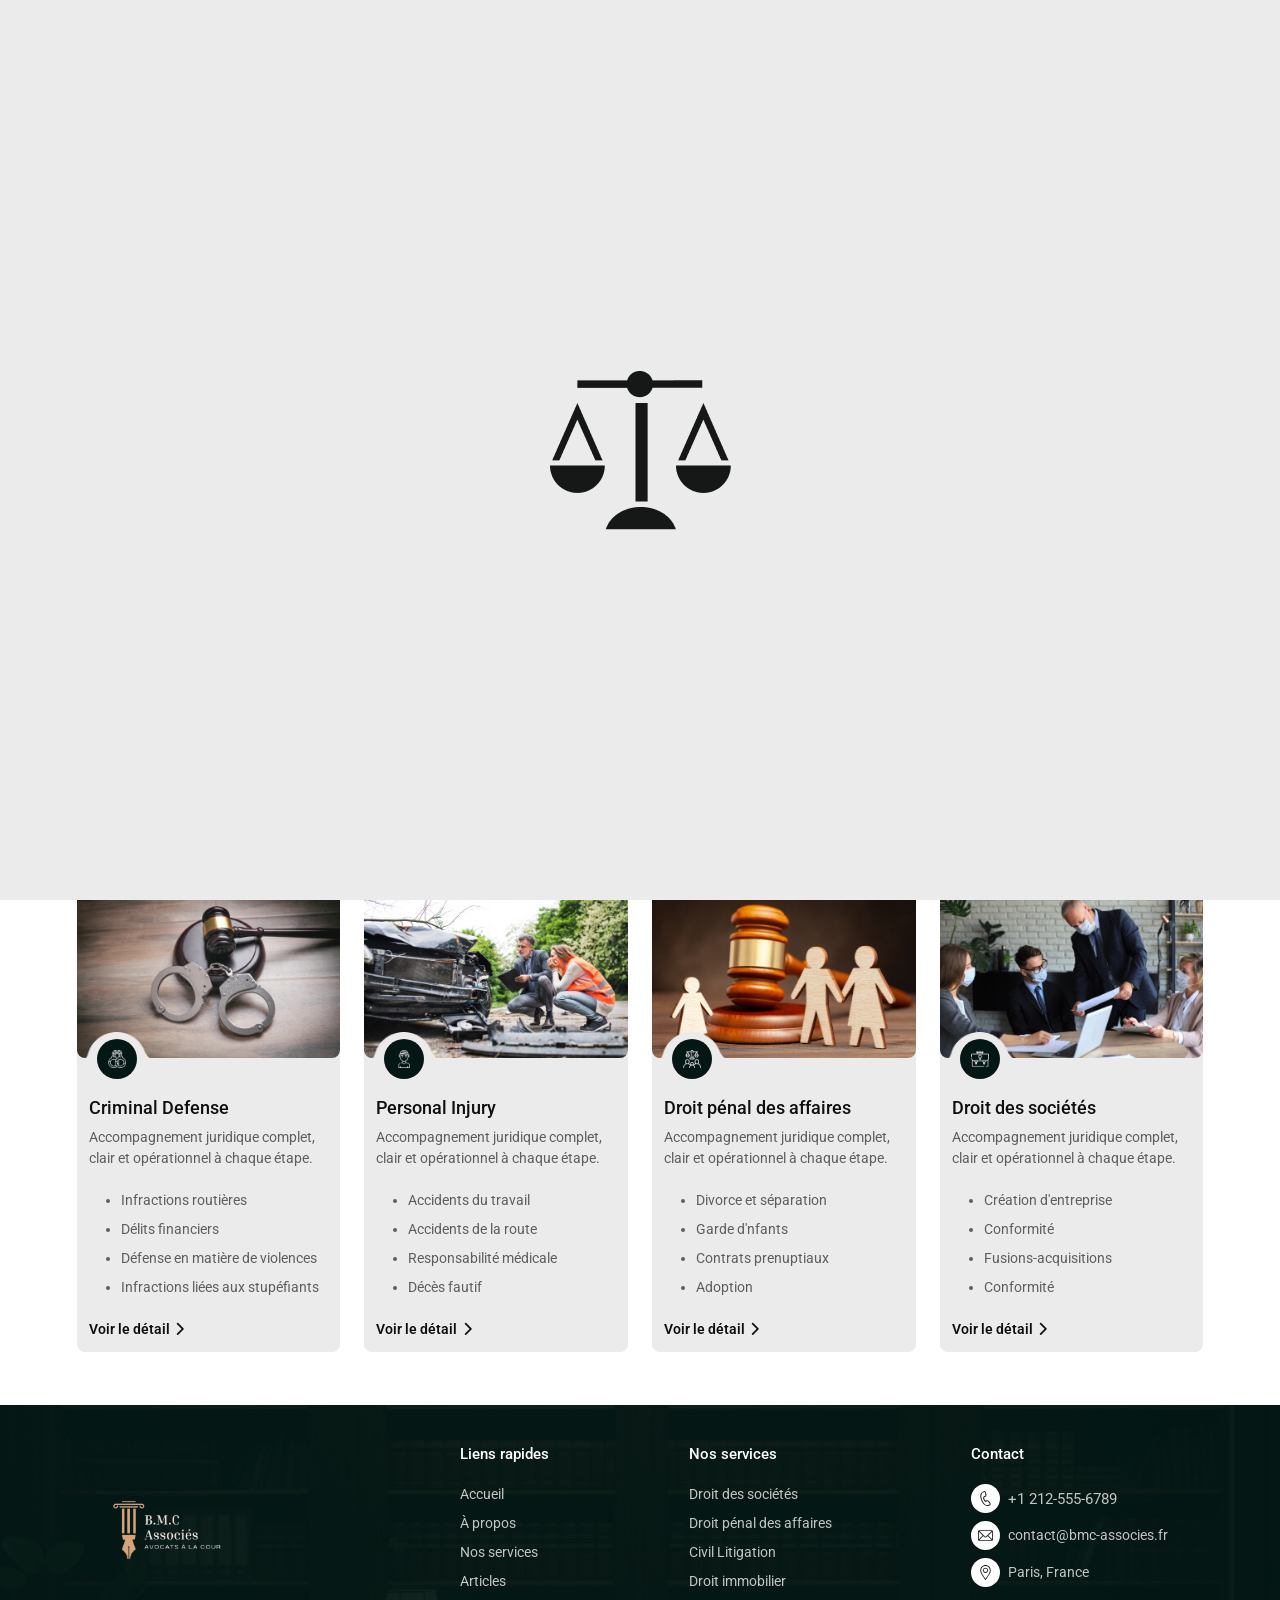
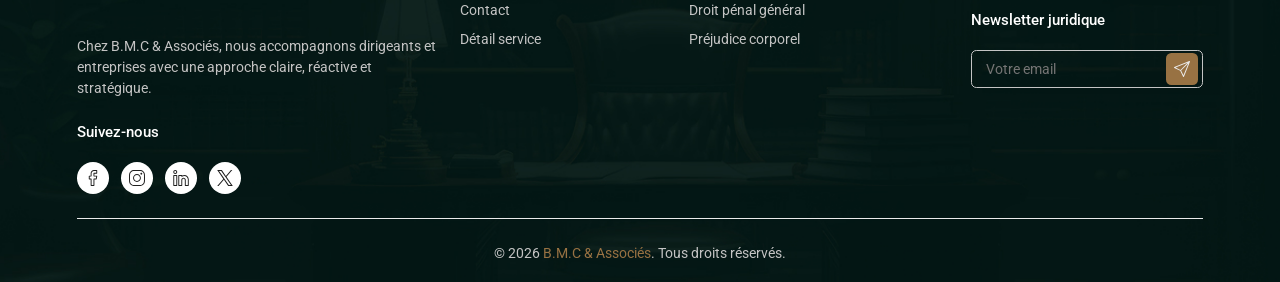
<file: services.html>
﻿<!DOCTYPE html>
<html lang="fr">

<head>
    <meta charset="UTF-8">
    <meta http-equiv="X-UA-Compatible" content="IE=edge">
    <meta name="viewport" content="width=device-width, initial-scale=1, shrink-to-fit=no">
    <meta name="description" content="Nos services juridiques: droit des affaires, contentieux, droit pénal des affaires et accompagnement des entreprises.">
    <meta name="robots" content="index,follow">
    <meta property="og:locale" content="fr_FR">
    <meta property="og:type" content="website">
    
    <meta property="og:title" content="Services | B.M.C & Associés">
    <meta property="og:description" content="Nos services juridiques: droit des affaires, contentieux, droit pénal des affaires et accompagnement des entreprises.">

    <title>Services | B.M.C & Associés</title>
    <link rel="canonical" href="https://www.bmc-avocats.fr/services.html">

    <!-- Favicon -->
    <link rel="shortcut icon" type="image/x-icon" href="assets/media/favicon.png">

    <!-- All CSS files -->
    <link rel="stylesheet" href="assets/css/vendor/font-awesome.css">
    <link rel="stylesheet" href="assets/css/vendor/slick-theme.css">
    <link rel="stylesheet" href="assets/css/vendor/slick-slider.css">
    <link rel="stylesheet" href="assets/css/vendor/bootstrap.min.css">
    <link rel="stylesheet" href="assets/css/app.css">

</head>

<body>

    <!-- Cursor Style -->
    <div id="cursor"></div>
    <div id="cursor-border"></div>
    <!-- Cursor Style -->

    <!-- Preloader START -->
    <div class="page-loader" id="preloader">
        <div class="preloader-container">
            <img src="assets/media/preloader/1.png" class="top-bar" alt="">
            <div class="preloader">
                <img src="assets/media/preloader/2.png" class="lefthandle" alt="">
                <img src="assets/media/preloader/3.png" alt="">
                <img src="assets/media/preloader/2.png" class="righthandle" alt="">
            </div>
        </div>
    </div>
    <!-- Preloader END -->

    <!-- Main Wrapper Start -->
    <div id="scroll-container" class="main-wrapper">

        <!-- Header Menu Start -->
        <div class="header-top">
            <div class="container-fluid">
                <div class="header-top-wrapper">
                    <div class="left-contact-block">
                        <div class="info-block">
                            <img src="assets/media/vector/call-vector.png" alt="">
                            <a href="tel:+33123456789" class="hover-content">+33 1 23 45 67 89</a>
                        </div>
                        <div class="info-block">
                            <img src="assets/media/vector/mail-vector.png" alt="">
                            <a href="mailto:contact@bmc-associes.fr" class="hover-content">contact@bmc-associes.fr</a>
                        </div>
                        <div class="info-block">
                            <img src="assets/media/vector/location-vector.png" alt="">
                            <p class="white">Paris, France</p>
                        </div>
                    </div>
                    <div class="right-links-block">
                        <a href="" class="link">
                            <svg xmlns="http://www.w3.org/2000/svg" width="20" height="20" viewBox="0 0 20 20"
                                fill="none">
                                <path
                                    d="M14.6875 4.6875C15.0109 4.6875 15.2734 4.425 15.2734 4.10156V0.585938C15.2734 0.2625 15.0109 0 14.6875 0H11.1719C8.91016 0 7.07031 1.83984 7.07031 4.10156V7.03125H5.3125C4.98906 7.03125 4.72656 7.29375 4.72656 7.61719V11.1328C4.72656 11.4563 4.98906 11.7188 5.3125 11.7188H7.07031V19.4141C7.07031 19.7375 7.33281 20 7.65625 20H11.1719C11.4953 20 11.7578 19.7375 11.7578 19.4141V11.7188H14.1016C14.3879 11.7188 14.6324 11.5117 14.6797 11.2293L15.2656 7.71367C15.2938 7.54375 15.2461 7.36992 15.1348 7.23828C15.0234 7.10703 14.8598 7.03125 14.6875 7.03125H11.7578V4.6875H14.6875ZM11.1719 8.20312H13.9957L13.6051 10.5469H11.1719C10.8484 10.5469 10.5859 10.8094 10.5859 11.1328V18.8281H8.24219V11.1328C8.24219 10.8094 7.97969 10.5469 7.65625 10.5469H5.89844V8.20312H7.65625C7.97969 8.20312 8.24219 7.94063 8.24219 7.61719V4.10156C8.24219 2.48633 9.55664 1.17188 11.1719 1.17188H14.1016V3.51562H11.1719C10.8484 3.51562 10.5859 3.77813 10.5859 4.10156V7.61719C10.5859 7.94063 10.8484 8.20312 11.1719 8.20312Z"
                                    fill="#EBEBEB" />
                            </svg>
                        </a>
                        <a href="" class="link">
                            <svg xmlns="http://www.w3.org/2000/svg" width="20" height="20" viewBox="0 0 20 20"
                                fill="none">
                                <g clip-path="url(#clip0_17753_3781)">
                                    <path
                                        d="M10.1968 20C10.1306 20 10.0644 20 9.99771 19.9997C8.43002 20.0035 6.9815 19.9637 5.57281 19.878C4.28131 19.7994 3.10242 19.3531 2.16339 18.5874C1.25732 17.8485 0.63858 16.8495 0.324402 15.6185C0.0509644 14.5467 0.0364685 13.4946 0.022583 12.477C0.0125122 11.7469 0.00213623 10.8817 0 10.0019C0.00213623 9.11838 0.0125122 8.25321 0.022583 7.52307C0.0364685 6.50562 0.0509644 5.45352 0.324402 4.38159C0.63858 3.15052 1.25732 2.15152 2.16339 1.41269C3.10242 0.647006 4.28131 0.200687 5.57297 0.122104C6.98166 0.036502 8.43048 -0.00347599 10.0015 0.000338713C11.5697 -0.00301822 13.0177 0.036502 14.4264 0.122104C15.7179 0.200687 16.8968 0.647006 17.8358 1.41269C18.7421 2.15152 19.3607 3.15052 19.6748 4.38159C19.9483 5.45337 19.9628 6.50562 19.9767 7.52307C19.9867 8.25321 19.9972 9.11838 19.9992 9.9982V10.0019C19.9972 10.8817 19.9867 11.7469 19.9767 12.477C19.9628 13.4944 19.9484 14.5465 19.6748 15.6185C19.3607 16.8495 18.7421 17.8485 17.8358 18.5874C16.8968 19.3531 15.7179 19.7994 14.4264 19.878C13.0774 19.9601 11.6916 20 10.1968 20ZM9.99771 18.761C11.5399 18.7647 12.9559 18.7256 14.3315 18.642C15.3081 18.5826 16.46 17.9421 17.1537 17.3764C17.7948 16.8535 18.2364 16.1321 18.4661 15.2321C18.6937 14.3399 18.7069 13.382 18.7195 12.4556C18.7294 11.7304 18.7398 10.8713 18.7419 10C18.7398 9.1286 18.7294 8.26969 18.7195 7.54444C18.7069 6.61807 18.6937 5.66013 18.4661 4.76779C18.2364 3.86783 17.7948 3.1464 17.1537 2.62348C16.46 2.05799 15.3081 1.43619 14.3315 1.37683C12.9559 1.29306 11.5399 1.25445 10.0014 1.25781C8.45947 1.25415 7.0433 1.29764 5.66772 1.38141C4.69116 1.44077 3.64605 1.85959 2.95239 2.42508C2.31121 2.948 1.75088 3.86783 1.52123 4.76779C1.29357 5.66013 1.28045 6.61792 1.26779 7.54444C1.25787 8.2703 1.24749 9.12982 1.24535 10.0019C1.24749 10.8701 1.25787 11.7298 1.26779 12.4556C1.28045 13.382 1.29357 14.3399 1.52123 15.2321C1.75088 16.1321 2.19247 16.8535 2.83364 17.3764C3.52731 17.9419 4.69116 18.5826 5.66772 18.642C7.0433 18.7258 8.45978 18.7648 9.99771 18.761ZM9.96048 14.8828C7.26822 14.8828 5.07767 12.6924 5.07767 10C5.07767 7.30762 7.26822 5.11722 9.96048 5.11722C12.6529 5.11722 14.8433 7.30762 14.8433 10C14.8433 12.6924 12.6529 14.8828 9.96048 14.8828ZM10.0014 6.25416C7.80598 6.25416 6.26095 7.7992 6.26095 9.9982C6.26095 11.829 7.6453 13.7609 9.97978 13.7609C11.8107 13.7609 13.7142 12.0264 13.7142 9.9982C13.7142 8.16745 12.3175 6.25416 10.0014 6.25416ZM15.3902 3.55472C14.743 3.55472 14.2183 4.07932 14.2183 4.7266C14.2183 5.37387 14.743 5.89847 15.3902 5.89847C16.0374 5.89847 16.562 5.37387 16.562 4.7266C16.562 4.07932 16.0374 3.55472 15.3902 3.55472Z"
                                        fill="#EBEBEB" />
                                </g>
                                <defs>
                                    <clipPath>
                                        <rect width="20" height="20" fill="white" />
                                    </clipPath>
                                </defs>
                            </svg>
                        </a>
                        <a href="" class="link">
                            <svg xmlns="http://www.w3.org/2000/svg" width="20" height="20" viewBox="0 0 20 20"
                                fill="none">
                                <g clip-path="url(#clip0_17753_3783)">
                                    <path
                                        d="M11.8683 8.46864L19.1537 0H17.4273L11.1014 7.3532L6.04897 0H0.221558L7.86186 11.1193L0.221558 20H1.94805L8.62833 12.2348L13.9641 20H19.7915L11.8679 8.46864H11.8683ZM9.50367 11.2173L8.72954 10.1101L2.57013 1.29967H5.22192L10.1926 8.40994L10.9668 9.51718L17.4281 18.7594H14.7763L9.50367 11.2177V11.2173Z"
                                        fill="#EBEBEB" />
                                </g>
                                <defs>
                                    <clipPath>
                                        <rect width="20" height="20" fill="white" />
                                    </clipPath>
                                </defs>
                            </svg>
                        </a>
                        <a href="" class="link">
                            <svg xmlns="http://www.w3.org/2000/svg" width="20" height="20" viewBox="0 0 20 20"
                                fill="none">
                                <g clip-path="url(#clip0_17753_3785)">
                                    <path
                                        d="M4.70306 6.27594H0.9375C0.613861 6.27594 0.351562 6.53839 0.351562 6.86188V19.4141C0.351562 19.7377 0.613861 20 0.9375 20H4.70306C5.0267 20 5.289 19.7377 5.289 19.4141V6.86188C5.289 6.53839 5.0267 6.27594 4.70306 6.27594ZM4.11713 18.8281H1.52344V7.44781H4.11713V18.8281Z"
                                        fill="#EBEBEB" />
                                    <path
                                        d="M2.82043 0C1.45905 0 0.351562 1.10748 0.351562 2.46857C0.351562 3.82996 1.45905 4.93729 2.82043 4.93729C4.18167 4.93729 5.289 3.8298 5.289 2.46857C5.289 1.10748 4.18167 0 2.82043 0ZM2.82043 3.76541C2.10526 3.76541 1.52344 3.18375 1.52344 2.46857C1.52344 1.75354 2.10526 1.17188 2.82043 1.17188C3.53546 1.17188 4.11713 1.75354 4.11713 2.46857C4.11713 3.18375 3.53546 3.76541 2.82043 3.76541Z"
                                        fill="#EBEBEB" />
                                    <path
                                        d="M14.1176 6.19308C13.2269 6.19308 12.3491 6.40778 11.563 6.80939C11.5363 6.51047 11.2852 6.27594 10.9793 6.27594H7.21344C6.88995 6.27594 6.6275 6.53839 6.6275 6.86188V19.4141C6.6275 19.7377 6.88995 20 7.21344 20H10.9793C11.3029 20 11.5652 19.7377 11.5652 19.4141V12.5104C11.5652 11.6223 12.2879 10.8998 13.176 10.8998C14.064 10.8998 14.7864 11.6223 14.7864 12.5104V19.4141C14.7864 19.7377 15.0488 20 15.3723 20H19.138C19.4617 20 19.724 19.7377 19.724 19.4141V11.7995C19.724 8.70804 17.209 6.19308 14.1176 6.19308ZM18.5521 18.8281H15.9584V12.5104C15.9584 10.9761 14.7102 9.72794 13.1761 9.72794C11.6417 9.72794 10.3934 10.9761 10.3934 12.5104V18.8281H7.79953V7.44781H10.3934V7.88071C10.3934 8.10608 10.5226 8.31146 10.7259 8.40897C10.929 8.50647 11.17 8.4787 11.346 8.33786C12.1394 7.70142 13.098 7.36496 14.1176 7.36496C16.5628 7.36496 18.5521 9.35425 18.5521 11.7995V18.8281Z"
                                        fill="#EBEBEB" />
                                </g>
                                <defs>
                                    <clipPath>
                                        <rect width="20" height="20" fill="white" />
                                    </clipPath>
                                </defs>
                            </svg>
                        </a>
                    </div>
                </div>
            </div>
        </div>
        <header class="main-menu">
            <div class="header-section">
                <div class="container-fluid">
                    <div class="header-center">
                        <div class="row align-items-center justify-content-between gap-24">
                            <div class="col-xl-2 col-lg-3 col-5">
                                <a href="index.html" class="header-logo bmc-logo-inline"><img src="assets/media/logo-1-nobg.png" alt="BMC Avocats"></a>
                            </div>
                            <div class="col-lg-5 col-1 d-md-flex d-none">
                                <nav class="navigation">
                                    <div class="menu-button-right">
                                        <div class="main-menu__nav">
                                            <ul class="main-menu__list">
                                                <li>
                                                    <a href="index.html">Accueil</a>
                                                </li>
                                                <li class="dropdown">
                                                    <a href="javascript:void(0);" class="active">Services</a>
                                                    <ul class="sub-menu">
                                                        <li><a href="services.html">Services</a></li>
                                                        <li><a href="service-detail.html">Détail service</a></li>
                                                    </ul>
                                                </li>
                                                <li class="dropdown">
                                                    <a href="javascript:void(0);">Équipe</a>
                                                    <ul class="sub-menu">
                                                        <li><a href="team.html">Équipe</a></li>
                                                        <li><a href="team-detail.html">Profil avocat</a></li>
                                                    </ul>
                                                </li>
                                                <li class="dropdown">
                                                    <a href="javascript:void(0);">Articles</a>
                                                    <ul>
                                                        <li><a href="blog-grid.html">Articles</a></li>
                                                        <li><a href="blog-grid-sidebar.html">Articles</a></li>
                                                        <li><a href="blog-detail.html">Article</a></li>
                                                    </ul>
                                                </li>
                                                <li class="dropdown">
                                                    <a href="javascript:void(0);">Cabinet</a>
                                                    <ul>
                                                        <li><a href="about.html">À propos</a></li>
                                                        <li><a href="case-study.html">Études de cas</a></li>
                                                        <li><a href="case-study-detail.html">Détail étude de cas</a></li>
                                                        <li><a href="appointment.html">Prendre rendez-vous</a></li>
                                                        <li><a href="contact.html">Contact</a></li>
                                                    </ul>
                                                </li>
                                            </ul>
                                        </div>
                                    </div>
                                </nav>
                            </div>
                            <div class="col-xl-4 col-lg-3 col-5 p-0">
                                <div class="header-buttons">
                                    <div class="right-nav d-sm-flex d-none">
                                        <form action="index.html">
                                            <div class="search-block">
                                                <input type="text" class="input-search form-control" name="search"
                                                    id="searchbar" placeholder="Rechercher...">
                                                <a href="javascript:;" class="button-block search-toggler">
                                                    <svg xmlns="http://www.w3.org/2000/svg" width="24" height="24"
                                                        viewBox="0 0 24 24" fill="none">
                                                        <path
                                                            d="M9.74062 0C15.1116 0 19.4812 4.36964 19.4812 9.74063C19.4812 12.1734 18.5847 14.4008 17.1047 16.1097L23.7941 22.7997C24.0687 23.0743 24.0686 23.5195 23.794 23.7941C23.5194 24.0687 23.0743 24.0686 22.7997 23.7941L16.1104 17.1041C14.4014 18.5845 12.1738 19.4813 9.74062 19.4813C4.36964 19.4813 0 15.1116 0 9.74063C0 4.36964 4.36964 0 9.74062 0ZM9.74062 18.075C14.3362 18.075 18.075 14.3362 18.075 9.74063C18.075 5.14505 14.3362 1.40625 9.74062 1.40625C5.14505 1.40625 1.40625 5.14505 1.40625 9.74063C1.40625 14.3362 5.14505 18.075 9.74062 18.075Z"
                                                            fill="#1E1F20" />
                                                    </svg>
                                                </a>
                                            </div>
                                        </form>
                                        <a href="appointment.html" class="header-cus-btn">
                                            <span class="text">Prendre rendez-vous</span>
                                        </a>
                                    </div>

                                    <a href="#" class="main-menu__toggler mobile-nav__toggler">
                                        <img src="assets/media/icons/menu-2.png" alt="">
                                    </a>
                                </div>
                            </div>
                        </div>
                    </div>
                </div>
            </div>
        </header>
        <!-- Header Menu End -->

        <div class="stricky-header stricked-menu">
            <div class="">
                <div class="sticky-header__content"></div>
            </div>
        </div>

        <!-- Main Sections -->
        <main class="main-wrapper">

            <!-- Title Banner Start -->
            <section class="title-banner mb-96">
                <div class="container-fluid">
                    <h1>Services</h1>
                </div>
            </section>
            <!-- Title Banner End -->

            <!-- Nos services Start -->
            <div class="service-sec mb-80">
                <div class="container-fluid">
                    <div class="row row-gap-4">
                        <div class="col-xl-3 col-md-4">
                            <div class="service-card">
                                <a href="service-detail.html" class="card-image">
                                    <img src="assets/media/service/img-1.jpg" class="card-img" alt="card-img">
                                    <span class="shap-img_icon">
                                        <img src="assets/media/vector/service-card-shape.png" class="card-shap" alt="">
                                        <span class="card-icon">
                                            <img src="assets/media/service/icon-vec-1.png" alt="">
                                        </span>
                                    </span>
                                </a>
                                <div class="card-contant">
                                    <a href="service-detail.html" class="h5 fw-500 hover-content mb-12">Droit pénal des affaires</a>
                                    <p class="mb-24">Accompagnement juridique complet, clair et opérationnel à chaque étape.
                                    </p>
                                    <ul>
                                        <li class="text-16 mb-12">Divorce et séparation</li>
                                        <li class="text-16 mb-12">Garde d'nfants</li>
                                        <li class="text-16 mb-12">Contrats prenuptiaux</li>
                                        <li class="text-16 mb-24">Adoption</li>
                                    </ul>
                                    <a href="service-detail.html" class="card-btn">
                                        <span class="fw-600 text-16">Voir le détail</span>
                                        <i class="fa-solid fa-chevron-right"></i>
                                    </a>
                                </div>
                            </div>
                        </div>
                        <div class="col-xl-3 col-md-4">
                            <div class="service-card">
                                <a href="service-detail.html" class="card-image">
                                    <img src="assets/media/service/img-2.jpg" class="card-img" alt="card-img">
                                    <span class="shap-img_icon">
                                        <img src="assets/media/vector/service-card-shape.png" class="card-shap" alt="">
                                        <span class="card-icon">
                                            <img src="assets/media/service/icon-vec-2.png" alt="">
                                        </span>
                                    </span>
                                </a>
                                <div class="card-contant">
                                    <a href="service-detail.html" class="h5 fw-500 hover-content mb-12">Droit des sociétés</a>
                                    <p class="mb-24">Accompagnement juridique complet, clair et opérationnel à chaque étape.
                                    </p>
                                    <ul>
                                        <li class="text-16 mb-12">Création d'entreprise</li>
                                        <li class="text-16 mb-12">Conformité</li>
                                        <li class="text-16 mb-12">Fusions-acquisitions</li>
                                        <li class="text-16 mb-24">Conformité</li>
                                    </ul>
                                    <a href="service-detail.html" class="card-btn">
                                        <span class="fw-600 text-16">Voir le détail</span>
                                        <i class="fa-solid fa-chevron-right"></i>
                                    </a>
                                </div>
                            </div>
                        </div>
                        <div class="col-xl-3 col-md-4">
                            <div class="service-card">
                                <a href="service-detail.html" class="card-image">
                                    <img src="assets/media/service/img-3.jpg" class="card-img" alt="card-img">
                                    <span class="shap-img_icon">
                                        <img src="assets/media/vector/service-card-shape.png" class="card-shap" alt="">
                                        <span class="card-icon">
                                            <img src="assets/media/service/icon-vec-3.png" alt="">
                                        </span>
                                    </span>
                                </a>
                                <div class="card-contant">
                                    <a href="service-detail.html" class="h5 fw-500 hover-content mb-12">Criminal
                                        Defense</a>
                                    <p class="mb-24">Accompagnement juridique complet, clair et opérationnel à chaque étape.
                                    </p>
                                    <ul>
                                        <li class="text-16 mb-12">Infractions routières</li>
                                        <li class="text-16 mb-12">Délits financiers</li>
                                        <li class="text-16 mb-12">Défense en matière de violences</li>
                                        <li class="text-16 mb-24">Infractions liées aux stupéfiants</li>
                                    </ul>
                                    <a href="service-detail.html" class="card-btn">
                                        <span class="fw-600 text-16">Voir le détail</span>
                                        <i class="fa-solid fa-chevron-right"></i>
                                    </a>
                                </div>
                            </div>
                        </div>
                        <div class="col-xl-3 col-md-4">
                            <div class="service-card">
                                <a href="service-detail.html" class="card-image">
                                    <img src="assets/media/service/img-4.jpg" class="card-img" alt="card-img">
                                    <span class="shap-img_icon">
                                        <img src="assets/media/vector/service-card-shape.png" class="card-shap" alt="">
                                        <span class="card-icon">
                                            <img src="assets/media/service/icon-vec-4.png" alt="">
                                        </span>
                                    </span>
                                </a>
                                <div class="card-contant">
                                    <a href="service-detail.html" class="h5 fw-500 hover-content mb-12">Personal
                                        Injury</a>
                                    <p class="mb-24">Accompagnement juridique complet, clair et opérationnel à chaque étape.
                                    </p>
                                    <ul>
                                        <li class="text-16 mb-12">Accidents du travail</li>
                                        <li class="text-16 mb-12">Accidents de la route</li>
                                        <li class="text-16 mb-12">Responsabilité médicale</li>
                                        <li class="text-16 mb-24">Décès fautif</li>
                                    </ul>
                                    <a href="service-detail.html" class="card-btn">
                                        <span class="fw-600 text-16">Voir le détail</span>
                                        <i class="fa-solid fa-chevron-right"></i>
                                    </a>
                                </div>
                            </div>
                        </div>
                        <div class="col-xl-3 col-md-4">
                            <div class="service-card">
                                <a href="service-detail.html" class="card-image">
                                    <img src="assets/media/service/img-3.jpg" class="card-img" alt="card-img">
                                    <span class="shap-img_icon">
                                        <img src="assets/media/vector/service-card-shape.png" class="card-shap" alt="">
                                        <span class="card-icon">
                                            <img src="assets/media/service/icon-vec-3.png" alt="">
                                        </span>
                                    </span>
                                </a>
                                <div class="card-contant">
                                    <a href="service-detail.html" class="h5 fw-500 hover-content mb-12">Criminal
                                        Defense</a>
                                    <p class="mb-24">Accompagnement juridique complet, clair et opérationnel à chaque étape.
                                    </p>
                                    <ul>
                                        <li class="text-16 mb-12">Infractions routières</li>
                                        <li class="text-16 mb-12">Délits financiers</li>
                                        <li class="text-16 mb-12">Défense en matière de violences</li>
                                        <li class="text-16 mb-24">Infractions liées aux stupéfiants</li>
                                    </ul>
                                    <a href="service-detail.html" class="card-btn">
                                        <span class="fw-600 text-16">Voir le détail</span>
                                        <i class="fa-solid fa-chevron-right"></i>
                                    </a>
                                </div>
                            </div>
                        </div>
                        <div class="col-xl-3 col-md-4">
                            <div class="service-card">
                                <a href="service-detail.html" class="card-image">
                                    <img src="assets/media/service/img-4.jpg" class="card-img" alt="card-img">
                                    <span class="shap-img_icon">
                                        <img src="assets/media/vector/service-card-shape.png" class="card-shap" alt="">
                                        <span class="card-icon">
                                            <img src="assets/media/service/icon-vec-4.png" alt="">
                                        </span>
                                    </span>
                                </a>
                                <div class="card-contant">
                                    <a href="service-detail.html" class="h5 fw-500 hover-content mb-12">Personal
                                        Injury</a>
                                    <p class="mb-24">Accompagnement juridique complet, clair et opérationnel à chaque étape.
                                    </p>
                                    <ul>
                                        <li class="text-16 mb-12">Accidents du travail</li>
                                        <li class="text-16 mb-12">Accidents de la route</li>
                                        <li class="text-16 mb-12">Responsabilité médicale</li>
                                        <li class="text-16 mb-24">Décès fautif</li>
                                    </ul>
                                    <a href="service-detail.html" class="card-btn">
                                        <span class="fw-600 text-16">Voir le détail</span>
                                        <i class="fa-solid fa-chevron-right"></i>
                                    </a>
                                </div>
                            </div>
                        </div>
                        <div class="col-xl-3 col-md-4">
                            <div class="service-card">
                                <a href="service-detail.html" class="card-image">
                                    <img src="assets/media/service/img-1.jpg" class="card-img" alt="card-img">
                                    <span class="shap-img_icon">
                                        <img src="assets/media/vector/service-card-shape.png" class="card-shap" alt="">
                                        <span class="card-icon">
                                            <img src="assets/media/service/icon-vec-1.png" alt="">
                                        </span>
                                    </span>
                                </a>
                                <div class="card-contant">
                                    <a href="service-detail.html" class="h5 fw-500 hover-content mb-12">Droit pénal des affaires</a>
                                    <p class="mb-24">Accompagnement juridique complet, clair et opérationnel à chaque étape.
                                    </p>
                                    <ul>
                                        <li class="text-16 mb-12">Divorce et séparation</li>
                                        <li class="text-16 mb-12">Garde d'nfants</li>
                                        <li class="text-16 mb-12">Contrats prenuptiaux</li>
                                        <li class="text-16 mb-24">Adoption</li>
                                    </ul>
                                    <a href="service-detail.html" class="card-btn">
                                        <span class="fw-600 text-16">Voir le détail</span>
                                        <i class="fa-solid fa-chevron-right"></i>
                                    </a>
                                </div>
                            </div>
                        </div>
                        <div class="col-xl-3 col-md-4">
                            <div class="service-card">
                                <a href="service-detail.html" class="card-image">
                                    <img src="assets/media/service/img-2.jpg" class="card-img" alt="card-img">
                                    <span class="shap-img_icon">
                                        <img src="assets/media/vector/service-card-shape.png" class="card-shap" alt="">
                                        <span class="card-icon">
                                            <img src="assets/media/service/icon-vec-2.png" alt="">
                                        </span>
                                    </span>
                                </a>
                                <div class="card-contant">
                                    <a href="service-detail.html" class="h5 fw-500 hover-content mb-12">Droit des sociétés</a>
                                    <p class="mb-24">Accompagnement juridique complet, clair et opérationnel à chaque étape.
                                    </p>
                                    <ul>
                                        <li class="text-16 mb-12">Création d'entreprise</li>
                                        <li class="text-16 mb-12">Conformité</li>
                                        <li class="text-16 mb-12">Fusions-acquisitions</li>
                                        <li class="text-16 mb-24">Conformité</li>
                                    </ul>
                                    <a href="service-detail.html" class="card-btn">
                                        <span class="fw-600 text-16">Voir le détail</span>
                                        <i class="fa-solid fa-chevron-right"></i>
                                    </a>
                                </div>
                            </div>
                        </div>
                    </div>
                </div>
            </div>
            <!-- Nos services End -->

            <!-- FOOTER Start -->
            <footer>
                <div class="container-fluid">
                    <div class="row row-gap-5 mb-32">
                        <div class="col-lg-4">
                            <div>
                                <a href="" class="footer-logo mb-24"><img src="assets/media/logo-2-nobg.png"
                                        alt="footer-logo"></a>
                                <p class="mb-32 medium-gray">Chez B.M.C & Associés, nous accompagnons dirigeants et entreprises avec une approche claire, réactive et stratégique.
                                </p>
                                <h6 class="fw-500 mb-24 white">Suivez-nous</h6>
                                <ul class="unstyled social-link">
                                    <li>
                                        <a href="">
                                            <svg xmlns="http://www.w3.org/2000/svg" width="20" height="20"
                                                viewBox="0 0 20 20" fill="none">
                                                <path
                                                    d="M14.6875 4.6875C15.0109 4.6875 15.2734 4.425 15.2734 4.10156V0.585938C15.2734 0.2625 15.0109 0 14.6875 0H11.1718C8.91013 0 7.07028 1.83984 7.07028 4.10156V7.03125H5.31247C4.98903 7.03125 4.72653 7.29375 4.72653 7.61719V11.1328C4.72653 11.4562 4.98903 11.7188 5.31247 11.7188H7.07028V19.4141C7.07028 19.7375 7.33278 20 7.65622 20H11.1718C11.4953 20 11.7578 19.7375 11.7578 19.4141V11.7188H14.1015C14.3879 11.7188 14.6324 11.5117 14.6797 11.2293L15.2656 7.71367C15.2937 7.54375 15.2461 7.36992 15.1347 7.23828C15.0234 7.10703 14.8597 7.03125 14.6875 7.03125H11.7578V4.6875H14.6875ZM11.1718 8.20312H13.9957L13.605 10.5469H11.1718C10.8484 10.5469 10.5859 10.8094 10.5859 11.1328V18.8281H8.24216V11.1328C8.24216 10.8094 7.97966 10.5469 7.65622 10.5469H5.89841V8.20312H7.65622C7.97966 8.20312 8.24216 7.94062 8.24216 7.61719V4.10156C8.24216 2.48633 9.55661 1.17188 11.1718 1.17188H14.1015V3.51562H11.1718C10.8484 3.51562 10.5859 3.77813 10.5859 4.10156V7.61719C10.5859 7.94062 10.8484 8.20312 11.1718 8.20312Z"
                                                    fill="#EBEBEB" />
                                            </svg>
                                        </a>
                                    </li>
                                    <li><a href="">
                                            <svg xmlns="http://www.w3.org/2000/svg" width="20" height="20"
                                                viewBox="0 0 20 20" fill="none">
                                                <g clip-path="url(#clip0_17799_4114)">
                                                    <path
                                                        d="M10.1968 19.9999C10.1306 19.9999 10.0644 19.9999 9.99771 19.9996C8.43002 20.0035 6.9815 19.9636 5.57281 19.8779C4.28131 19.7993 3.10242 19.353 2.16339 18.5873C1.25732 17.8485 0.63858 16.8495 0.324402 15.6184C0.0509644 14.5466 0.0364685 13.4945 0.022583 12.4769C0.0125122 11.7468 0.00213623 10.8816 0 10.0018C0.00213623 9.11829 0.0125122 8.25312 0.022583 7.52298C0.0364685 6.50553 0.0509644 5.45343 0.324402 4.3815C0.63858 3.15043 1.25732 2.15143 2.16339 1.4126C3.10242 0.646916 4.28131 0.200597 5.57297 0.122014C6.98166 0.0364124 8.43048 -0.00356563 10.0015 0.000249067C11.5697 -0.00310787 13.0177 0.0364124 14.4264 0.122014C15.7179 0.200597 16.8968 0.646916 17.8358 1.4126C18.7421 2.15143 19.3607 3.15043 19.6748 4.3815C19.9483 5.45328 19.9628 6.50553 19.9767 7.52298C19.9867 8.25312 19.9972 9.11829 19.9992 9.99811V10.0018C19.9972 10.8816 19.9867 11.7468 19.9767 12.4769C19.9628 13.4944 19.9484 14.5465 19.6748 15.6184C19.3607 16.8495 18.7421 17.8485 17.8358 18.5873C16.8968 19.353 15.7179 19.7993 14.4264 19.8779C13.0774 19.96 11.6916 19.9999 10.1968 19.9999ZM9.99771 18.7609C11.5399 18.7646 12.9559 18.7255 14.3315 18.6419C15.3081 18.5825 16.46 17.942 17.1537 17.3763C17.7948 16.8534 18.2364 16.132 18.4661 15.232C18.6937 14.3398 18.7069 13.3819 18.7195 12.4555C18.7294 11.7303 18.7398 10.8712 18.7419 9.99994C18.7398 9.12851 18.7294 8.2696 18.7195 7.54435C18.7069 6.61798 18.6937 5.66004 18.4661 4.7677C18.2364 3.86774 17.7948 3.14631 17.1537 2.62339C16.46 2.0579 15.3081 1.4361 14.3315 1.37674C12.9559 1.29297 11.5399 1.25436 10.0014 1.25772C8.45947 1.25406 7.0433 1.29755 5.66772 1.38132C4.69116 1.44068 3.64605 1.8595 2.95239 2.42499C2.31121 2.94791 1.75088 3.86774 1.52123 4.7677C1.29357 5.66004 1.28045 6.61783 1.26779 7.54435C1.25787 8.27021 1.24749 9.12973 1.24535 10.0018C1.24749 10.87 1.25787 11.7297 1.26779 12.4555C1.28045 13.3819 1.29357 14.3398 1.52123 15.232C1.75088 16.132 2.19247 16.8534 2.83364 17.3763C3.52731 17.9418 4.69116 18.5825 5.66772 18.6419C7.0433 18.7257 8.45978 18.7647 9.99771 18.7609ZM9.96048 14.8828C7.26822 14.8828 5.07767 12.6924 5.07767 9.99994C5.07767 7.30753 7.26822 5.11713 9.96048 5.11713C12.6529 5.11713 14.8433 7.30753 14.8433 9.99994C14.8433 12.6924 12.6529 14.8828 9.96048 14.8828ZM10.0014 6.25407C7.80598 6.25407 6.26095 7.79911 6.26095 9.99811C6.26095 11.8289 7.6453 13.7608 9.97978 13.7608C11.8107 13.7608 13.7142 12.0263 13.7142 9.99811C13.7142 8.16736 12.3175 6.25407 10.0014 6.25407ZM15.3902 3.55463C14.743 3.55463 14.2183 4.07923 14.2183 4.72651C14.2183 5.37378 14.743 5.89838 15.3902 5.89838C16.0374 5.89838 16.562 5.37378 16.562 4.72651C16.562 4.07923 16.0374 3.55463 15.3902 3.55463Z"
                                                        fill="#1F1F1F" />
                                                </g>
                                                <defs>
                                                    <clipPath>
                                                        <rect width="20" height="20" fill="white" />
                                                    </clipPath>
                                                </defs>
                                            </svg>
                                        </a></li>
                                    <li><a href="">
                                            <svg xmlns="http://www.w3.org/2000/svg" width="20" height="20"
                                                viewBox="0 0 20 20" fill="none">
                                                <g clip-path="url(#clip0_17799_4117)">
                                                    <path
                                                        d="M4.70306 6.27594H0.9375C0.613861 6.27594 0.351562 6.53839 0.351562 6.86188V19.4141C0.351562 19.7377 0.613861 20 0.9375 20H4.70306C5.0267 20 5.289 19.7377 5.289 19.4141V6.86188C5.289 6.53839 5.0267 6.27594 4.70306 6.27594ZM4.11713 18.8281H1.52344V7.44781H4.11713V18.8281Z"
                                                        fill="#1F1F1F" />
                                                    <path
                                                        d="M2.82043 0C1.45905 0 0.351562 1.10748 0.351562 2.46857C0.351562 3.82996 1.45905 4.93729 2.82043 4.93729C4.18167 4.93729 5.289 3.8298 5.289 2.46857C5.289 1.10748 4.18167 0 2.82043 0ZM2.82043 3.76541C2.10526 3.76541 1.52344 3.18375 1.52344 2.46857C1.52344 1.75354 2.10526 1.17188 2.82043 1.17188C3.53546 1.17188 4.11713 1.75354 4.11713 2.46857C4.11713 3.18375 3.53546 3.76541 2.82043 3.76541Z"
                                                        fill="#1F1F1F" />
                                                    <path
                                                        d="M14.1176 6.19308C13.2269 6.19308 12.3491 6.40778 11.563 6.80939C11.5363 6.51047 11.2852 6.27594 10.9793 6.27594H7.21344C6.88995 6.27594 6.6275 6.53839 6.6275 6.86188V19.4141C6.6275 19.7377 6.88995 20 7.21344 20H10.9793C11.3029 20 11.5652 19.7377 11.5652 19.4141V12.5104C11.5652 11.6223 12.2879 10.8998 13.176 10.8998C14.064 10.8998 14.7864 11.6223 14.7864 12.5104V19.4141C14.7864 19.7377 15.0488 20 15.3723 20H19.138C19.4617 20 19.724 19.7377 19.724 19.4141V11.7995C19.724 8.70804 17.209 6.19308 14.1176 6.19308ZM18.5521 18.8281H15.9584V12.5104C15.9584 10.9761 14.7102 9.72794 13.1761 9.72794C11.6417 9.72794 10.3934 10.9761 10.3934 12.5104V18.8281H7.79953V7.44781H10.3934V7.88071C10.3934 8.10608 10.5226 8.31146 10.7259 8.40897C10.929 8.50647 11.17 8.4787 11.346 8.33786C12.1394 7.70142 13.098 7.36496 14.1176 7.36496C16.5628 7.36496 18.5521 9.35425 18.5521 11.7995V18.8281Z"
                                                        fill="#1F1F1F" />
                                                </g>
                                                <defs>
                                                    <clipPath>
                                                        <rect width="20" height="20" fill="white" />
                                                    </clipPath>
                                                </defs>
                                            </svg>
                                        </a></li>
                                    <li><a href="">
                                            <svg xmlns="http://www.w3.org/2000/svg" width="20" height="20"
                                                viewBox="0 0 20 20" fill="none">
                                                <g clip-path="url(#clip0_17799_4120)">
                                                    <path
                                                        d="M11.8683 8.46864L19.1537 0H17.4273L11.1014 7.3532L6.04897 0H0.221558L7.86186 11.1193L0.221558 20H1.94805L8.62834 12.2348L13.9641 20H19.7915L11.8679 8.46864H11.8683ZM9.50367 11.2173L8.72954 10.1101L2.57013 1.29967H5.22192L10.1926 8.40994L10.9668 9.51718L17.4281 18.7594H14.7763L9.50367 11.2177V11.2173Z"
                                                        fill="#1F1F1F" />
                                                </g>
                                                <defs>
                                                    <clipPath>
                                                        <rect width="20" height="20" fill="white" />
                                                    </clipPath>
                                                </defs>
                                            </svg>
                                        </a></li>
                                </ul>
                            </div>
                        </div>
                        <div class="col-lg-8">
                            <div class="link-wrapper">
                                <div class="footer-links">
                                    <h6 class="fw-500 white mb-24">Liens rapides</h6>
                                    <ul class="unstyled">
                                        <li>
                                            <a href="index.html">Accueil</a>
                                        </li>
                                        <li>
                                            <a href="about.html">À propos</a>
                                        </li>
                                        <li>
                                            <a href="services.html">Nos services</a>
                                        </li>
                                        <li>
                                            <a href="blog-grid.html">Articles</a>
                                        </li>
                                        <li>
                                            <a href="contact.html">Contact</a>
                                        </li>
                                        <li>
                                            <a href="service-detail.html">Détail service</a>
                                        </li>
                                    </ul>
                                </div>
                                <div class="footer-links">
                                    <h6 class="fw-500 white mb-24">Nos services</h6>
                                    <ul class="unstyled">
                                        <li>
                                            <a href="service-detail.html">Droit des sociétés</a>
                                        </li>
                                        <li>
                                            <a href="service-detail.html">Droit pénal des affaires</a>
                                        </li>
                                        <li>
                                            <a href="service-detail.html">Civil Litigation</a>
                                        </li>
                                        <li>
                                            <a href="service-detail.html">Droit immobilier</a>
                                        </li>
                                        <li>
                                            <a href="service-detail.html">Droit pénal général</a>
                                        </li>
                                        <li>
                                            <a href="service-detail.html">Préjudice corporel</a>
                                        </li>
                                    </ul>
                                </div>
                                <div>
                                    <h6 class="fw-500 white mb-24">Contact</h6>
                                    <div class="number-block mb-12">
                                        <div class="tel-icon"><svg xmlns="http://www.w3.org/2000/svg" width="16"
                                                height="16" viewBox="0 0 16 16" fill="none">
                                                <path
                                                    d="M12.9992 12.4243L12.6655 11.8671C12.0654 10.8777 11.2372 9.74206 10.1508 9.74206C9.94957 9.74206 9.75025 9.78255 9.55296 9.86452L8.96988 10.1146C8.91662 10.1367 8.86488 10.1618 8.81011 10.1884C8.66087 10.261 8.49165 10.3432 8.31759 10.3432C7.88822 10.3432 7.39072 9.78442 6.91697 8.76988C6.45202 7.77409 6.48168 7.25206 6.58841 6.98939C6.70618 6.69958 6.98004 6.57568 7.27425 6.46433C7.31517 6.44881 7.35212 6.43474 7.38805 6.41995L7.9785 6.17134C9.51673 5.52808 8.94448 3.28012 8.75685 2.54311L8.59773 1.90944C8.4617 1.3872 8.10103 0 6.9047 0C6.68323 0 6.44697 0.0515968 6.2027 0.153419C6.04242 0.217068 3.83682 1.11738 3.03776 2.69906C2.08274 4.58173 2.25933 7.10637 3.56209 10.2012C4.85512 13.3 6.53184 15.1954 8.5457 15.8346C8.89115 15.9444 9.28155 15.9999 9.70616 15.9999H9.70638C11.0962 15.9999 12.4681 15.4086 12.5794 15.3596C13.0586 15.1566 13.3683 14.8481 13.4999 14.4426C13.7231 13.7549 13.3488 13.0015 12.9992 12.4243ZM12.4702 14.1085C12.4396 14.2027 12.3333 14.2887 12.1543 14.3641C12.1513 14.3654 12.1477 14.3669 12.1447 14.3682C12.1323 14.3737 10.8905 14.9176 9.70609 14.9175C9.39276 14.9175 9.11254 14.879 8.87325 14.803C7.17662 14.2644 5.72584 12.576 4.56033 9.78291C3.38616 6.99328 3.19854 4.77469 4.00345 3.18796C4.62845 1.95087 6.58516 1.16609 6.60436 1.15858C6.60826 1.157 6.61208 1.15548 6.61591 1.15389C6.72733 1.10713 6.8272 1.08245 6.9047 1.08245C7.1432 1.08245 7.36027 1.45236 7.54891 2.17739L7.70731 2.80838C8.04907 4.15062 7.99704 4.99017 7.55952 5.17318L6.97189 5.4207C6.94851 5.43037 6.92116 5.44054 6.89099 5.45202C6.5664 5.57491 5.89095 5.83052 5.58548 6.58188C5.30831 7.26368 5.42304 8.12921 5.93591 9.22797C6.62666 10.7068 7.40566 11.4257 8.31745 11.4257C8.74061 11.4257 9.08029 11.2606 9.28321 11.162C9.32059 11.1438 9.354 11.1272 9.38994 11.1123L9.97389 10.8619C10.0341 10.8368 10.092 10.8246 10.1508 10.8246C10.4318 10.8246 10.9358 11.1029 11.7384 12.426L12.0719 12.9828C12.4829 13.6613 12.5153 13.9695 12.4702 14.1085Z"
                                                    fill="#1F1F1F" />
                                            </svg></div>
                                        <a href="tel:+33123456789" class="h6 fw-400 medium-gray hover-content">+1
                                            212-555-6789</a>
                                    </div>
                                    <div class="number-block mb-12">
                                        <div class="tel-icon"><svg xmlns="http://www.w3.org/2000/svg" width="16"
                                                height="16" viewBox="0 0 16 16" fill="none">
                                                <g clip-path="url(#clip0_17799_4153)">
                                                    <path
                                                        d="M14.5938 2.375H1.40625C0.629281 2.375 0 3.00819 0 3.78125V12.2188C0 12.9964 0.633906 13.625 1.40625 13.625H14.5938C15.3642 13.625 16 12.9991 16 12.2188V3.78125C16 3.00956 15.3732 2.375 14.5938 2.375ZM14.3968 3.3125C14.1095 3.59828 9.16509 8.51666 8.99438 8.68647C8.72875 8.95209 8.37562 9.09834 8 9.09834C7.62437 9.09834 7.27125 8.95206 7.00475 8.68559C6.88994 8.57137 2.00009 3.70731 1.60319 3.3125H14.3968ZM0.9375 12.0279V3.97266L4.98869 8.0025L0.9375 12.0279ZM1.60378 12.6875L5.65338 8.66366L6.34272 9.34937C6.78541 9.79206 7.37397 10.0358 8 10.0358C8.62603 10.0358 9.21459 9.79206 9.65641 9.35025L10.3466 8.66366L14.3962 12.6875H1.60378ZM15.0625 12.0279L11.0113 8.0025L15.0625 3.97266V12.0279Z"
                                                        fill="#1F1F1F" />
                                                </g>
                                                <defs>
                                                    <clipPath>
                                                        <rect width="16" height="16" fill="white" />
                                                    </clipPath>
                                                </defs>
                                            </svg></div>
                                        <a href="mailto:contact@bmc-associes.fr"
                                            class="text-16 fw-400 medium-gray hover-content">contact@bmc-associes.fr</a>
                                    </div>
                                    <div class="number-block mb-32">
                                        <div class="tel-icon"><svg xmlns="http://www.w3.org/2000/svg" width="16"
                                                height="16" viewBox="0 0 16 16" fill="none">
                                                <g clip-path="url(#clip0_17799_4158)">
                                                    <path
                                                        d="M7.60997 15.7913C7.69691 15.9217 7.84328 16 8 16C8.15672 16 8.30309 15.9217 8.39003 15.7913C9.49937 14.1273 11.1333 12.0723 12.272 9.98222C13.1824 8.31109 13.625 6.88581 13.625 5.625C13.625 2.52338 11.1016 0 8 0C4.89838 0 2.375 2.52338 2.375 5.625C2.375 6.88581 2.81759 8.31109 3.72803 9.98222C4.86581 12.0707 6.50291 14.1307 7.60997 15.7913ZM8 0.9375C10.5847 0.9375 12.6875 3.04031 12.6875 5.625C12.6875 6.72512 12.2823 8.00369 11.4487 9.53372C10.4672 11.3352 9.06669 13.1627 8 14.699C6.93347 13.1629 5.53281 11.3353 4.55128 9.53372C3.71772 8.00369 3.3125 6.72512 3.3125 5.625C3.3125 3.04031 5.41531 0.9375 8 0.9375Z"
                                                        fill="#1F1F1F" />
                                                    <path
                                                        d="M8 8.4375C9.55081 8.4375 10.8125 7.17581 10.8125 5.625C10.8125 4.07419 9.55081 2.8125 8 2.8125C6.44919 2.8125 5.1875 4.07419 5.1875 5.625C5.1875 7.17581 6.44919 8.4375 8 8.4375ZM8 3.75C9.03387 3.75 9.875 4.59113 9.875 5.625C9.875 6.65887 9.03387 7.5 8 7.5C6.96613 7.5 6.125 6.65887 6.125 5.625C6.125 4.59113 6.96613 3.75 8 3.75Z"
                                                        fill="#1F1F1F" />
                                                </g>
                                                <defs>
                                                    <clipPath>
                                                        <rect width="16" height="16" fill="white" />
                                                    </clipPath>
                                                </defs>
                                            </svg></div>
                                        <p class="medium-gray">Paris, France</p>
                                    </div>
                                    <h6 class="fw-500 white mb-24">Newsletter juridique</h6>
                                    <form>
                                        <div class="news-letter">
                                            <input type="email" name="email" id="new-email"
                                                placeholder="Votre email">
                                            <button type="submit"><svg xmlns="http://www.w3.org/2000/svg" width="20"
                                                    height="20" viewBox="0 0 20 20" fill="none">
                                                    <g clip-path="url(#clip0_17799_4167)">
                                                        <path
                                                            d="M19.8283 0.171647C19.6625 0.00586635 19.4138 -0.0451101 19.1963 0.041921L0.368218 7.57308C0.152789 7.65925 0.00853097 7.86441 0.00024974 8.09632C-0.00799243 8.32819 0.121382 8.54308 0.330132 8.64433L7.75465 12.2451L11.3555 19.6697C11.4537 19.8722 11.6588 19.9999 11.8826 19.9999C11.8895 19.9999 11.8965 19.9998 11.9035 19.9995C12.1353 19.9913 12.3406 19.847 12.4267 19.6316L19.9579 0.803599C20.045 0.585943 19.994 0.337389 19.8283 0.171647ZM2.03478 8.16862L16.9811 2.19016L8.07371 11.0974L2.03478 8.16862ZM11.8312 17.9651L8.90234 11.926L17.8097 3.01875L11.8312 17.9651Z"
                                                            fill="#EBEBEB" />
                                                    </g>
                                                    <defs>
                                                        <clipPath>
                                                            <rect width="20" height="20" fill="white" />
                                                        </clipPath>
                                                    </defs>
                                                </svg></button>
                                        </div>
                                    </form>
                                </div>
                            </div>
                        </div>
                    </div>
                    <div class="hr-line mb-32 medium-gray"></div>
                    <div class="footer-bottom-text">
                        <p class="medium-gray">&copy; 2026 <span class="color-sec">B.M.C & Associés</span>. Tous droits réservés.
                            </p>
                    </div>
                </div>
            </footer>
            <!-- FOOTER End -->
        </main>
        <!-- Main Sections -->
    </div>
    <!-- Main Wrapper End -->

    <!-- Back To Top Start -->
    <a href="#main-wrapper" id="backto-top" class="back-to-top"><i class="fas fa-angle-up"></i></a>


    <!-- Mobile Menu Start -->
    <div class="mobile-nav__wrapper">
        <div class="mobile-nav__overlay mobile-nav__toggler"></div>
        <div class="mobile-nav__content">
            <span class="mobile-nav__close mobile-nav__toggler"><i class="fa fa-times"></i></span>
            <div class="logo-box">
                <a href="index.html" aria-label="BMC Avocats" class="bmc-mobile-logo"><img src="assets/media/logo-1-nobg.png" alt="BMC Avocats"></a>
            </div>
            <div class="mobile-nav__container"></div>
            <ul class="mobile-nav__contact list-unstyled">
                <li>
                    <i class="fas fa-envelope"></i>
                    <a href="mailto:contact@bmc-associes.fr">contact@bmc-associes.fr</a>
                </li>
                <li>
                    <i class="fa fa-phone-alt"></i>
                    <a href="tel:+33123456789">+33 1 23 45 67 89</a>
                </li>
            </ul>
            <div class="mobile-nav__social">
                <a href=""><i class="fa-brands fa-x-twitter"></i></a>
                <a href=""><i class="fab fa-facebook"></i></a>
                <a href=""><i class="fab fa-instagram"></i></a>
            </div>
        </div>
    </div>
    <!-- Mobile Menu End -->

    <!-- modal-popup area Start  -->
    <div class="search-popup">
        <div class="search-popup__overlay search-toggler"></div>
        <div class="search-popup__content">
            <form role="search" method="get" class="search-popup__form" action="index.html">
                <input type="text" id="search" placeholder="Rechercher...">
                <button type="submit"><i class="fal fa-search"></i></button>
            </form>
        </div>
    </div>
    <!-- search-popup end-->

    <!-- Jquery Js -->
    <script src="assets/js/vendor/bootstrap.min.js"></script>
    <script src="assets/js/vendor/jquery-3.6.3.min.js"></script>
    <script src="assets/js/vendor/slick.min.js"></script>
    <script src="assets/js/app.js"></script>

</body>

</html>
</file>
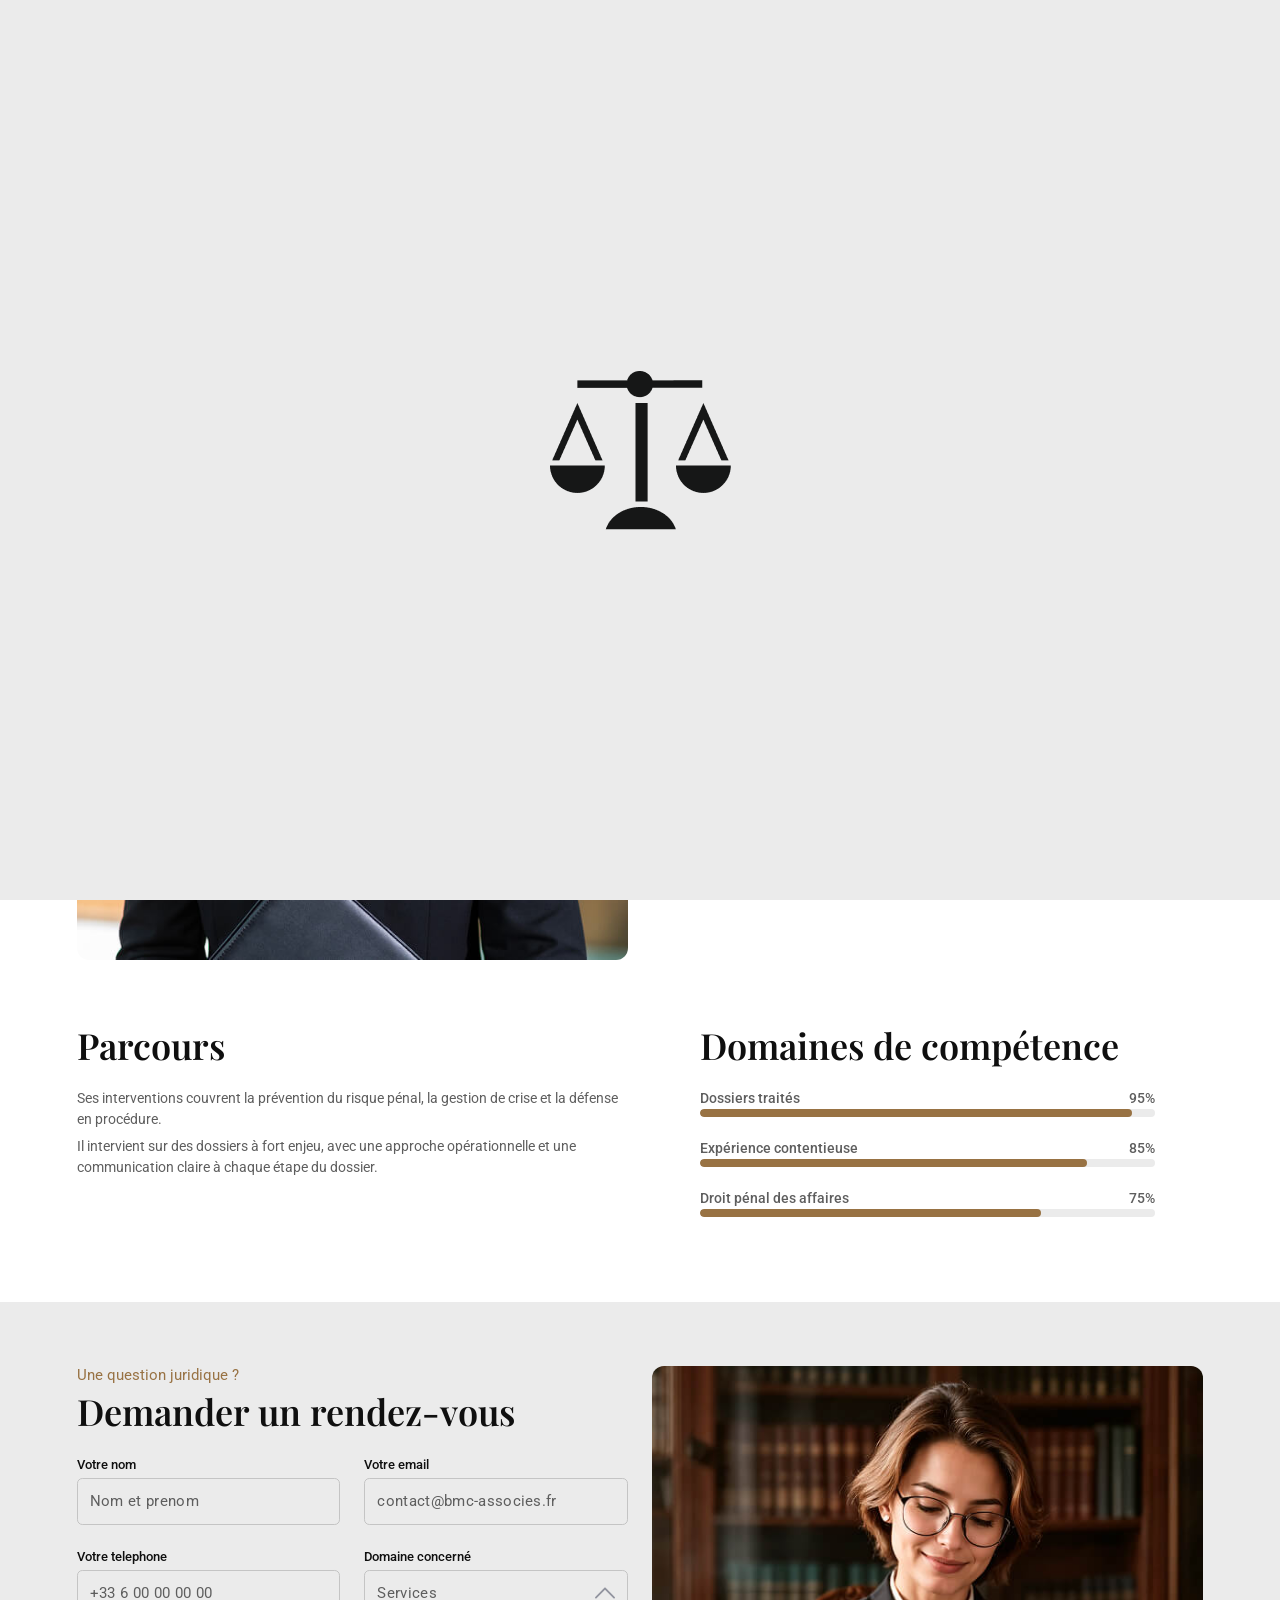
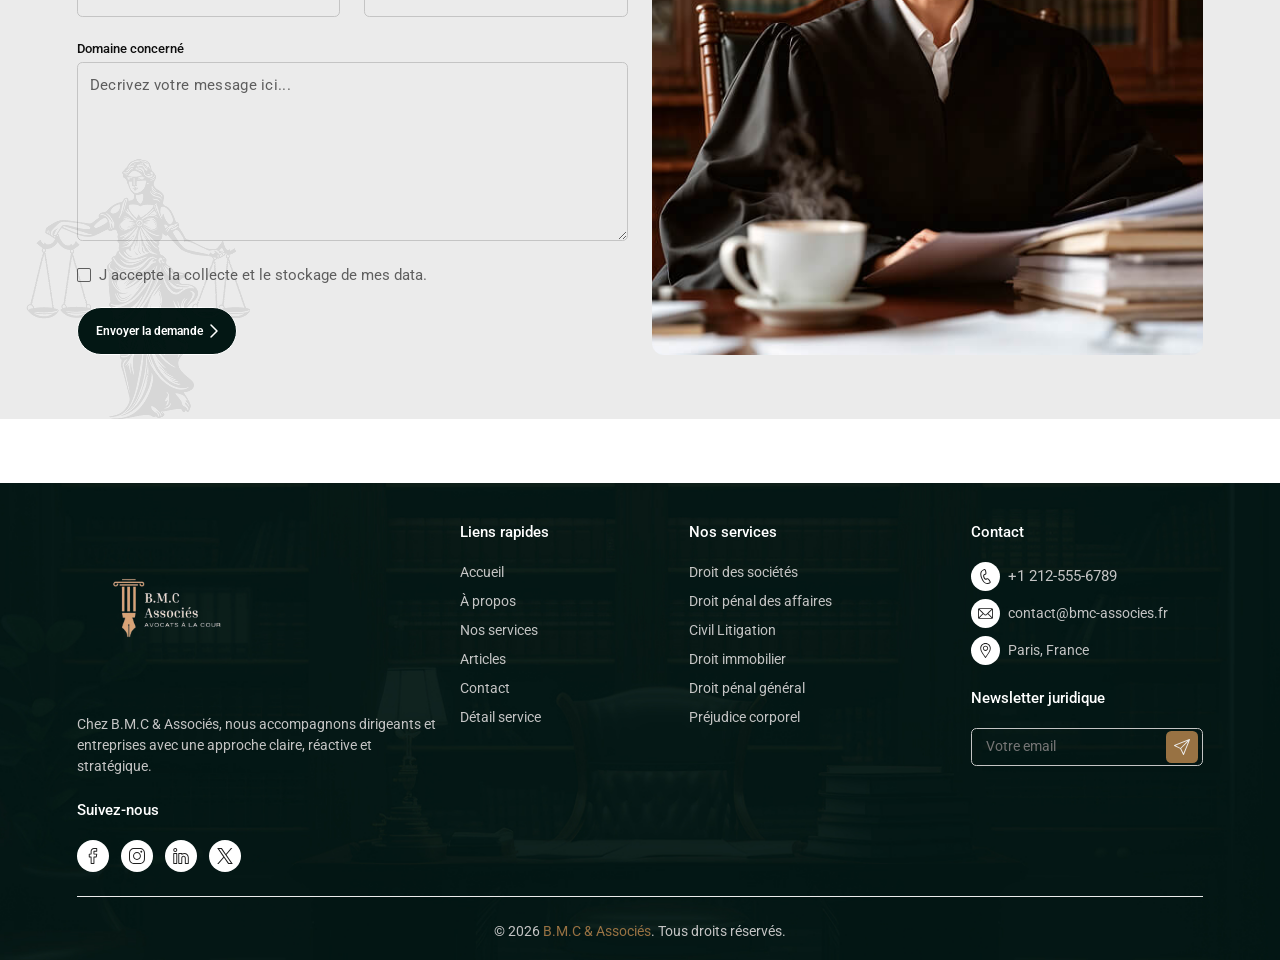
<file: team-detail.html>
﻿<!DOCTYPE html>
<html lang="fr">

<head>
    <meta charset="UTF-8">
    <meta http-equiv="X-UA-Compatible" content="IE=edge">
    <meta name="viewport" content="width=device-width, initial-scale=1, shrink-to-fit=no">
    <meta name="description" content="Profil avocat du cabinet BMC Avocats: expertise, accompagnement et domaines d'intervention.">
    <meta name="robots" content="index,follow">
    <meta property="og:locale" content="fr_FR">
    <meta property="og:type" content="website">
    
    <meta property="og:title" content="Profil avocat | BMC Avocats">
    <meta property="og:description" content="Profil avocat du cabinet BMC Avocats: expertise, accompagnement et domaines d'intervention.">

    <title>Profil avocat | BMC Avocats</title>
    <link rel="canonical" href="https://www.bmc-avocats.fr/team-detail.html">

    <!-- Favicon -->
    <link rel="shortcut icon" type="image/x-icon" href="assets/media/favicon.png">

    <!-- All CSS files -->
    <link rel="stylesheet" href="assets/css/vendor/font-awesome.css">
    <link rel="stylesheet" href="assets/css/vendor/slick-theme.css">
    <link rel="stylesheet" href="assets/css/vendor/slick-slider.css">
    <link rel="stylesheet" href="assets/css/vendor/bootstrap.min.css">
    <link rel="stylesheet" href="assets/css/app.css">

</head>

<body>

    <!-- Cursor Style -->
    <div id="cursor"></div>
    <div id="cursor-border"></div>
    <!-- Cursor Style -->

    <!-- Preloader START -->
    <div class="page-loader" id="preloader">
        <div class="preloader-container">
            <img src="assets/media/preloader/1.png" class="top-bar" alt="">
            <div class="preloader">
                <img src="assets/media/preloader/2.png" class="lefthandle" alt="">
                <img src="assets/media/preloader/3.png" alt="">
                <img src="assets/media/preloader/2.png" class="righthandle" alt="">
            </div>
        </div>
    </div>
    <!-- Preloader END -->

    <!-- Main Wrapper Start -->
    <div id="scroll-container" class="main-wrapper">

        <!-- Header Menu Start -->
        <div class="header-top">
            <div class="container-fluid">
                <div class="header-top-wrapper">
                    <div class="left-contact-block">
                        <div class="info-block">
                            <img src="assets/media/vector/call-vector.png" alt="">
                            <a href="tel:+33123456789" class="hover-content">+33 1 23 45 67 89</a>
                        </div>
                        <div class="info-block">
                            <img src="assets/media/vector/mail-vector.png" alt="">
                            <a href="mailto:contact@bmc-associes.fr" class="hover-content">contact@bmc-associes.fr</a>
                        </div>
                        <div class="info-block">
                            <img src="assets/media/vector/location-vector.png" alt="">
                            <p class="white">Paris, France</p>
                        </div>
                    </div>
                    <div class="right-links-block">
                        <a href="" class="link">
                            <svg xmlns="http://www.w3.org/2000/svg" width="20" height="20" viewBox="0 0 20 20"
                                fill="none">
                                <path
                                    d="M14.6875 4.6875C15.0109 4.6875 15.2734 4.425 15.2734 4.10156V0.585938C15.2734 0.2625 15.0109 0 14.6875 0H11.1719C8.91016 0 7.07031 1.83984 7.07031 4.10156V7.03125H5.3125C4.98906 7.03125 4.72656 7.29375 4.72656 7.61719V11.1328C4.72656 11.4563 4.98906 11.7188 5.3125 11.7188H7.07031V19.4141C7.07031 19.7375 7.33281 20 7.65625 20H11.1719C11.4953 20 11.7578 19.7375 11.7578 19.4141V11.7188H14.1016C14.3879 11.7188 14.6324 11.5117 14.6797 11.2293L15.2656 7.71367C15.2938 7.54375 15.2461 7.36992 15.1348 7.23828C15.0234 7.10703 14.8598 7.03125 14.6875 7.03125H11.7578V4.6875H14.6875ZM11.1719 8.20312H13.9957L13.6051 10.5469H11.1719C10.8484 10.5469 10.5859 10.8094 10.5859 11.1328V18.8281H8.24219V11.1328C8.24219 10.8094 7.97969 10.5469 7.65625 10.5469H5.89844V8.20312H7.65625C7.97969 8.20312 8.24219 7.94063 8.24219 7.61719V4.10156C8.24219 2.48633 9.55664 1.17188 11.1719 1.17188H14.1016V3.51562H11.1719C10.8484 3.51562 10.5859 3.77813 10.5859 4.10156V7.61719C10.5859 7.94063 10.8484 8.20312 11.1719 8.20312Z"
                                    fill="#EBEBEB" />
                            </svg>
                        </a>
                        <a href="" class="link">
                            <svg xmlns="http://www.w3.org/2000/svg" width="20" height="20" viewBox="0 0 20 20"
                                fill="none">
                                <g clip-path="url(#clip0_17753_3781)">
                                    <path
                                        d="M10.1968 20C10.1306 20 10.0644 20 9.99771 19.9997C8.43002 20.0035 6.9815 19.9637 5.57281 19.878C4.28131 19.7994 3.10242 19.3531 2.16339 18.5874C1.25732 17.8485 0.63858 16.8495 0.324402 15.6185C0.0509644 14.5467 0.0364685 13.4946 0.022583 12.477C0.0125122 11.7469 0.00213623 10.8817 0 10.0019C0.00213623 9.11838 0.0125122 8.25321 0.022583 7.52307C0.0364685 6.50562 0.0509644 5.45352 0.324402 4.38159C0.63858 3.15052 1.25732 2.15152 2.16339 1.41269C3.10242 0.647006 4.28131 0.200687 5.57297 0.122104C6.98166 0.036502 8.43048 -0.00347599 10.0015 0.000338713C11.5697 -0.00301822 13.0177 0.036502 14.4264 0.122104C15.7179 0.200687 16.8968 0.647006 17.8358 1.41269C18.7421 2.15152 19.3607 3.15052 19.6748 4.38159C19.9483 5.45337 19.9628 6.50562 19.9767 7.52307C19.9867 8.25321 19.9972 9.11838 19.9992 9.9982V10.0019C19.9972 10.8817 19.9867 11.7469 19.9767 12.477C19.9628 13.4944 19.9484 14.5465 19.6748 15.6185C19.3607 16.8495 18.7421 17.8485 17.8358 18.5874C16.8968 19.3531 15.7179 19.7994 14.4264 19.878C13.0774 19.9601 11.6916 20 10.1968 20ZM9.99771 18.761C11.5399 18.7647 12.9559 18.7256 14.3315 18.642C15.3081 18.5826 16.46 17.9421 17.1537 17.3764C17.7948 16.8535 18.2364 16.1321 18.4661 15.2321C18.6937 14.3399 18.7069 13.382 18.7195 12.4556C18.7294 11.7304 18.7398 10.8713 18.7419 10C18.7398 9.1286 18.7294 8.26969 18.7195 7.54444C18.7069 6.61807 18.6937 5.66013 18.4661 4.76779C18.2364 3.86783 17.7948 3.1464 17.1537 2.62348C16.46 2.05799 15.3081 1.43619 14.3315 1.37683C12.9559 1.29306 11.5399 1.25445 10.0014 1.25781C8.45947 1.25415 7.0433 1.29764 5.66772 1.38141C4.69116 1.44077 3.64605 1.85959 2.95239 2.42508C2.31121 2.948 1.75088 3.86783 1.52123 4.76779C1.29357 5.66013 1.28045 6.61792 1.26779 7.54444C1.25787 8.2703 1.24749 9.12982 1.24535 10.0019C1.24749 10.8701 1.25787 11.7298 1.26779 12.4556C1.28045 13.382 1.29357 14.3399 1.52123 15.2321C1.75088 16.1321 2.19247 16.8535 2.83364 17.3764C3.52731 17.9419 4.69116 18.5826 5.66772 18.642C7.0433 18.7258 8.45978 18.7648 9.99771 18.761ZM9.96048 14.8828C7.26822 14.8828 5.07767 12.6924 5.07767 10C5.07767 7.30762 7.26822 5.11722 9.96048 5.11722C12.6529 5.11722 14.8433 7.30762 14.8433 10C14.8433 12.6924 12.6529 14.8828 9.96048 14.8828ZM10.0014 6.25416C7.80598 6.25416 6.26095 7.7992 6.26095 9.9982C6.26095 11.829 7.6453 13.7609 9.97978 13.7609C11.8107 13.7609 13.7142 12.0264 13.7142 9.9982C13.7142 8.16745 12.3175 6.25416 10.0014 6.25416ZM15.3902 3.55472C14.743 3.55472 14.2183 4.07932 14.2183 4.7266C14.2183 5.37387 14.743 5.89847 15.3902 5.89847C16.0374 5.89847 16.562 5.37387 16.562 4.7266C16.562 4.07932 16.0374 3.55472 15.3902 3.55472Z"
                                        fill="#EBEBEB" />
                                </g>
                                <defs>
                                    <clipPath>
                                        <rect width="20" height="20" fill="white" />
                                    </clipPath>
                                </defs>
                            </svg>
                        </a>
                        <a href="" class="link">
                            <svg xmlns="http://www.w3.org/2000/svg" width="20" height="20" viewBox="0 0 20 20"
                                fill="none">
                                <g clip-path="url(#clip0_17753_3783)">
                                    <path
                                        d="M11.8683 8.46864L19.1537 0H17.4273L11.1014 7.3532L6.04897 0H0.221558L7.86186 11.1193L0.221558 20H1.94805L8.62833 12.2348L13.9641 20H19.7915L11.8679 8.46864H11.8683ZM9.50367 11.2173L8.72954 10.1101L2.57013 1.29967H5.22192L10.1926 8.40994L10.9668 9.51718L17.4281 18.7594H14.7763L9.50367 11.2177V11.2173Z"
                                        fill="#EBEBEB" />
                                </g>
                                <defs>
                                    <clipPath>
                                        <rect width="20" height="20" fill="white" />
                                    </clipPath>
                                </defs>
                            </svg>
                        </a>
                        <a href="" class="link">
                            <svg xmlns="http://www.w3.org/2000/svg" width="20" height="20" viewBox="0 0 20 20"
                                fill="none">
                                <g clip-path="url(#clip0_17753_3785)">
                                    <path
                                        d="M4.70306 6.27594H0.9375C0.613861 6.27594 0.351562 6.53839 0.351562 6.86188V19.4141C0.351562 19.7377 0.613861 20 0.9375 20H4.70306C5.0267 20 5.289 19.7377 5.289 19.4141V6.86188C5.289 6.53839 5.0267 6.27594 4.70306 6.27594ZM4.11713 18.8281H1.52344V7.44781H4.11713V18.8281Z"
                                        fill="#EBEBEB" />
                                    <path
                                        d="M2.82043 0C1.45905 0 0.351562 1.10748 0.351562 2.46857C0.351562 3.82996 1.45905 4.93729 2.82043 4.93729C4.18167 4.93729 5.289 3.8298 5.289 2.46857C5.289 1.10748 4.18167 0 2.82043 0ZM2.82043 3.76541C2.10526 3.76541 1.52344 3.18375 1.52344 2.46857C1.52344 1.75354 2.10526 1.17188 2.82043 1.17188C3.53546 1.17188 4.11713 1.75354 4.11713 2.46857C4.11713 3.18375 3.53546 3.76541 2.82043 3.76541Z"
                                        fill="#EBEBEB" />
                                    <path
                                        d="M14.1176 6.19308C13.2269 6.19308 12.3491 6.40778 11.563 6.80939C11.5363 6.51047 11.2852 6.27594 10.9793 6.27594H7.21344C6.88995 6.27594 6.6275 6.53839 6.6275 6.86188V19.4141C6.6275 19.7377 6.88995 20 7.21344 20H10.9793C11.3029 20 11.5652 19.7377 11.5652 19.4141V12.5104C11.5652 11.6223 12.2879 10.8998 13.176 10.8998C14.064 10.8998 14.7864 11.6223 14.7864 12.5104V19.4141C14.7864 19.7377 15.0488 20 15.3723 20H19.138C19.4617 20 19.724 19.7377 19.724 19.4141V11.7995C19.724 8.70804 17.209 6.19308 14.1176 6.19308ZM18.5521 18.8281H15.9584V12.5104C15.9584 10.9761 14.7102 9.72794 13.1761 9.72794C11.6417 9.72794 10.3934 10.9761 10.3934 12.5104V18.8281H7.79953V7.44781H10.3934V7.88071C10.3934 8.10608 10.5226 8.31146 10.7259 8.40897C10.929 8.50647 11.17 8.4787 11.346 8.33786C12.1394 7.70142 13.098 7.36496 14.1176 7.36496C16.5628 7.36496 18.5521 9.35425 18.5521 11.7995V18.8281Z"
                                        fill="#EBEBEB" />
                                </g>
                                <defs>
                                    <clipPath>
                                        <rect width="20" height="20" fill="white" />
                                    </clipPath>
                                </defs>
                            </svg>
                        </a>
                    </div>
                </div>
            </div>
        </div>
        <header class="main-menu">
            <div class="header-section">
                <div class="container-fluid">
                    <div class="header-center">
                        <div class="row align-items-center justify-content-between gap-24">
                            <div class="col-xl-2 col-lg-3 col-5">
                                <a href="index.html" class="header-logo bmc-logo-inline"><img src="assets/media/logo-1-nobg.png" alt="BMC Avocats"></a>
                            </div>
                            <div class="col-lg-5 col-1 d-md-flex d-none">
                                <nav class="navigation">
                                    <div class="menu-button-right">
                                        <div class="main-menu__nav">
                                            <ul class="main-menu__list">
                                                <li>
                                                    <a href="index.html">Accueil</a>
                                                </li>
                                                <li class="dropdown">
                                                    <a href="javascript:void(0);">Services</a>
                                                    <ul class="sub-menu">
                                                        <li><a href="services.html">Services</a></li>
                                                        <li><a href="service-detail.html">Détail service</a></li>
                                                    </ul>
                                                </li>
                                                <li class="dropdown">
                                                    <a href="javascript:void(0);" class="active">Équipe</a>
                                                    <ul class="sub-menu">
                                                        <li><a href="team.html">Équipe</a></li>
                                                        <li><a href="team-detail.html">Profil avocat</a></li>
                                                    </ul>
                                                </li>
                                                <li class="dropdown">
                                                    <a href="javascript:void(0);">Articles</a>
                                                    <ul>
                                                        <li><a href="blog-grid.html">Articles</a></li>
                                                        <li><a href="blog-grid-sidebar.html">Articles</a></li>
                                                        <li><a href="blog-detail.html">Article</a></li>
                                                    </ul>
                                                </li>
                                                <li class="dropdown">
                                                    <a href="javascript:void(0);">Cabinet</a>
                                                    <ul>
                                                        <li><a href="about.html">À propos</a></li>
                                                        <li><a href="case-study.html">Études de cas</a></li>
                                                        <li><a href="case-study-detail.html">Détail étude de cas</a></li>
                                                        <li><a href="appointment.html">Prendre rendez-vous</a></li>
                                                        <li><a href="contact.html">Contact</a></li>
                                                    </ul>
                                                </li>
                                            </ul>
                                        </div>
                                    </div>
                                </nav>
                            </div>
                            <div class="col-xl-4 col-lg-3 col-5 p-0">
                                <div class="header-buttons">
                                    <div class="right-nav d-sm-flex d-none">
                                        <form action="index.html">
                                            <div class="search-block">
                                                <input type="text" class="input-search form-control" name="search"
                                                    id="searchbar" placeholder="Rechercher...">
                                                <a href="javascript:;" class="button-block search-toggler">
                                                    <svg xmlns="http://www.w3.org/2000/svg" width="24" height="24"
                                                        viewBox="0 0 24 24" fill="none">
                                                        <path
                                                            d="M9.74062 0C15.1116 0 19.4812 4.36964 19.4812 9.74063C19.4812 12.1734 18.5847 14.4008 17.1047 16.1097L23.7941 22.7997C24.0687 23.0743 24.0686 23.5195 23.794 23.7941C23.5194 24.0687 23.0743 24.0686 22.7997 23.7941L16.1104 17.1041C14.4014 18.5845 12.1738 19.4813 9.74062 19.4813C4.36964 19.4813 0 15.1116 0 9.74063C0 4.36964 4.36964 0 9.74062 0ZM9.74062 18.075C14.3362 18.075 18.075 14.3362 18.075 9.74063C18.075 5.14505 14.3362 1.40625 9.74062 1.40625C5.14505 1.40625 1.40625 5.14505 1.40625 9.74063C1.40625 14.3362 5.14505 18.075 9.74062 18.075Z"
                                                            fill="#1E1F20" />
                                                    </svg>
                                                </a>
                                            </div>
                                        </form>
                                        <a href="appointment.html" class="header-cus-btn">
                                            <span class="text">Prendre rendez-vous</span>
                                        </a>
                                    </div>

                                    <a href="#" class="main-menu__toggler mobile-nav__toggler">
                                        <img src="assets/media/icons/menu-2.png" alt="">
                                    </a>
                                </div>
                            </div>
                        </div>
                    </div>
                </div>
            </div>
        </header>
        <!-- Header Menu End -->

        <div class="stricky-header stricked-menu">
            <div class="">
                <div class="sticky-header__content"></div>
            </div>
        </div>

        <!-- Main Sections -->
        <main class="main-wrapper">

            <!-- Title Banner Start -->
            <section class="title-banner mb-96">
                <div class="container-fluid">
                    <h1>Profil avocat</h1>
                </div>
            </section>
            <!-- Title Banner End -->

            <!-- Team Detail Section Start -->
            <section class="team-detail mb-96">
                <div class="container-fluid">
                    <div class="row row-gap-4 align-items-center mb-96">
                        <div class="col-lg-6">
                            <div class="w-100">
                                <img src="assets/media/images/team-detail.jpg" class="w-100 object-fit-cover br-16"
                                    alt="Équipe-detail">
                            </div>
                        </div>
                        <div class="col-lg-6">
                            <div class="pe-5 ps-5">
                                <h2 class="fw-600 mb-16">Antony M</h2>
                                <p class="mb-24">Droit pénal des affaires</p>
                                <p class="mb-32">Fort d'une expérience significative en conseil et contentieux, Antony Martins accompagne les clients sur des dossiers complexes avec clarté et précision. Son expertise couvre la prévention du risque pénal, la gestion de crise et la défense stratégique en procédure.</p>
                                <div class="d-flex align-items-center gap-12 mb-12">
                                    <div class="tel-icon">
                                        <svg xmlns="http://www.w3.org/2000/svg" width="16" height="17"
                                            viewBox="0 0 16 17" fill="none">
                                            <g clip-path="url(#clip0_17807_2347)">
                                                <path
                                                    d="M12.9989 12.9243L12.6653 12.3671C12.0652 11.3777 11.2369 10.2421 10.1506 10.2421C9.94932 10.2421 9.75001 10.2825 9.55271 10.3645L8.96963 10.6146C8.91638 10.6367 8.86464 10.6618 8.80986 10.6884C8.66063 10.761 8.49141 10.8432 8.31735 10.8432C7.88798 10.8432 7.39048 10.2844 6.91673 9.26988C6.45178 8.27409 6.48144 7.75206 6.58817 7.48939C6.70594 7.19958 6.9798 7.07568 7.27401 6.96433C7.31493 6.94881 7.35187 6.93474 7.38781 6.91995L7.97825 6.67134C9.51649 6.02808 8.94423 3.78012 8.75661 3.04311L8.59749 2.40944C8.46146 1.8872 8.10079 0.5 6.90446 0.5C6.68299 0.5 6.44673 0.551597 6.20245 0.653419C6.04218 0.717068 3.83658 1.61738 3.03751 3.19906C2.0825 5.08173 2.25908 7.60637 3.56185 10.7012C4.85487 13.8 6.53159 15.6954 8.54546 16.3346C8.8909 16.4444 9.28131 16.4999 9.70592 16.4999H9.70613C11.0959 16.4999 12.4678 15.9086 12.5792 15.8596C13.0583 15.6566 13.3681 15.3481 13.4997 14.9426C13.7228 14.2549 13.3485 13.5015 12.9989 12.9243ZM12.47 14.6085C12.4394 14.7027 12.333 14.7887 12.1541 14.8641C12.1511 14.8654 12.1475 14.8669 12.1445 14.8682C12.1321 14.8737 10.8903 15.4176 9.70584 15.4175C9.39251 15.4175 9.1123 15.379 8.87301 15.303C7.17637 14.7644 5.7256 13.076 4.56009 10.2829C3.38592 7.49328 3.19829 5.27469 4.0032 3.68796C4.62821 2.45087 6.58492 1.66609 6.60412 1.65858C6.60801 1.657 6.61184 1.65548 6.61566 1.65389C6.72708 1.60713 6.82696 1.58245 6.90446 1.58245C7.14296 1.58245 7.36003 1.95236 7.54866 2.67739L7.70706 3.30838C8.04883 4.65062 7.9968 5.49017 7.55927 5.67318L6.97164 5.9207C6.94826 5.93037 6.92091 5.94054 6.89075 5.95202C6.56616 6.07491 5.89071 6.33052 5.58524 7.08188C5.30806 7.76368 5.4228 8.62921 5.93567 9.72797C6.62641 11.2068 7.40542 11.9257 8.3172 11.9257C8.74037 11.9257 9.08004 11.7606 9.28297 11.662C9.32035 11.6438 9.35376 11.6272 9.3897 11.6123L9.97364 11.3619C10.0339 11.3368 10.0918 11.3246 10.1505 11.3246C10.4316 11.3246 10.9356 11.6029 11.7382 12.926L12.0716 13.4828C12.4826 14.1613 12.5151 14.4695 12.47 14.6085Z"
                                                    fill="#EBEBEB" />
                                            </g>
                                            <defs>
                                                <clipPath>
                                                    <rect width="16" height="16" fill="white"
                                                        transform="translate(0 0.5)" />
                                                </clipPath>
                                            </defs>
                                        </svg>
                                    </div>
                                    <a href="tel:+33123456789" class="text-16 hover-content">+33 1 23 45 67 89</a>
                                </div>
                                <div class="d-flex align-items-center gap-12 mb-12">
                                    <div class="tel-icon">
                                        <svg xmlns="http://www.w3.org/2000/svg" width="16" height="17"
                                            viewBox="0 0 16 17" fill="none">
                                            <g clip-path="url(#clip0_17807_3503)">
                                                <path
                                                    d="M14.5938 2.875H1.40625C0.629281 2.875 0 3.50819 0 4.28125V12.7188C0 13.4964 0.633906 14.125 1.40625 14.125H14.5938C15.3642 14.125 16 13.4991 16 12.7188V4.28125C16 3.50956 15.3732 2.875 14.5938 2.875ZM14.3968 3.8125C14.1095 4.09828 9.16509 9.01666 8.99438 9.18647C8.72875 9.45209 8.37562 9.59834 8 9.59834C7.62437 9.59834 7.27125 9.45206 7.00475 9.18559C6.88994 9.07137 2.00009 4.20731 1.60319 3.8125H14.3968ZM0.9375 12.5279V4.47266L4.98869 8.5025L0.9375 12.5279ZM1.60378 13.1875L5.65338 9.16366L6.34272 9.84937C6.78541 10.2921 7.37397 10.5358 8 10.5358C8.62603 10.5358 9.21459 10.2921 9.65641 9.85025L10.3466 9.16366L14.3962 13.1875H1.60378ZM15.0625 12.5279L11.0113 8.5025L15.0625 4.47266V12.5279Z"
                                                    fill="#EBEBEB" />
                                            </g>
                                            <defs>
                                                <clipPath>
                                                    <rect width="16" height="16" fill="white"
                                                        transform="translate(0 0.5)" />
                                                </clipPath>
                                            </defs>
                                        </svg>
                                    </div>
                                    <a href="mailto:contact@bmc-associes.fr"
                                        class="text-16 hover-content">contact@bmc-associes.fr</a>
                                </div>
                                <div class="d-flex align-items-center gap-12 mb-32">
                                    <div class="tel-icon">
                                        <svg xmlns="http://www.w3.org/2000/svg" width="16" height="17"
                                            viewBox="0 0 16 17" fill="none">
                                            <g clip-path="url(#clip0_17807_3253)">
                                                <path
                                                    d="M7.60997 16.2913C7.69691 16.4217 7.84328 16.5 8 16.5C8.15672 16.5 8.30309 16.4217 8.39003 16.2913C9.49937 14.6273 11.1333 12.5723 12.272 10.4822C13.1824 8.81109 13.625 7.38581 13.625 6.125C13.625 3.02338 11.1016 0.5 8 0.5C4.89838 0.5 2.375 3.02338 2.375 6.125C2.375 7.38581 2.81759 8.81109 3.72803 10.4822C4.86581 12.5707 6.50291 14.6307 7.60997 16.2913ZM8 1.4375C10.5847 1.4375 12.6875 3.54031 12.6875 6.125C12.6875 7.22512 12.2823 8.50369 11.4487 10.0337C10.4672 11.8352 9.06669 13.6627 8 15.199C6.93347 13.6629 5.53281 11.8353 4.55128 10.0337C3.71772 8.50369 3.3125 7.22512 3.3125 6.125C3.3125 3.54031 5.41531 1.4375 8 1.4375Z"
                                                    fill="#EBEBEB" />
                                                <path
                                                    d="M8 8.9375C9.55081 8.9375 10.8125 7.67581 10.8125 6.125C10.8125 4.57419 9.55081 3.3125 8 3.3125C6.44919 3.3125 5.1875 4.57419 5.1875 6.125C5.1875 7.67581 6.44919 8.9375 8 8.9375ZM8 4.25C9.03387 4.25 9.875 5.09113 9.875 6.125C9.875 7.15887 9.03387 8 8 8C6.96613 8 6.125 7.15887 6.125 6.125C6.125 5.09113 6.96613 4.25 8 4.25Z"
                                                    fill="#EBEBEB" />
                                            </g>
                                            <defs>
                                                <clipPath>
                                                    <rect width="16" height="16" fill="white"
                                                        transform="translate(0 0.5)" />
                                                </clipPath>
                                            </defs>
                                        </svg>
                                    </div>
                                    <p>Paris, France</p>
                                </div>
                                <h6 class="fw-500 mb-24">Profil LinkedIn</h6>
                                <ul class="unstyled social-link">
                                    <li>
                                        <a href="">
                                            <svg xmlns="http://www.w3.org/2000/svg" width="20" height="20"
                                                viewBox="0 0 20 20" fill="none">
                                                <path
                                                    d="M14.6875 4.6875C15.0109 4.6875 15.2734 4.425 15.2734 4.10156V0.585938C15.2734 0.2625 15.0109 0 14.6875 0H11.1718C8.91013 0 7.07028 1.83984 7.07028 4.10156V7.03125H5.31247C4.98903 7.03125 4.72653 7.29375 4.72653 7.61719V11.1328C4.72653 11.4562 4.98903 11.7188 5.31247 11.7188H7.07028V19.4141C7.07028 19.7375 7.33278 20 7.65622 20H11.1718C11.4953 20 11.7578 19.7375 11.7578 19.4141V11.7188H14.1015C14.3879 11.7188 14.6324 11.5117 14.6797 11.2293L15.2656 7.71367C15.2937 7.54375 15.2461 7.36992 15.1347 7.23828C15.0234 7.10703 14.8597 7.03125 14.6875 7.03125H11.7578V4.6875H14.6875ZM11.1718 8.20312H13.9957L13.605 10.5469H11.1718C10.8484 10.5469 10.5859 10.8094 10.5859 11.1328V18.8281H8.24216V11.1328C8.24216 10.8094 7.97966 10.5469 7.65622 10.5469H5.89841V8.20312H7.65622C7.97966 8.20312 8.24216 7.94062 8.24216 7.61719V4.10156C8.24216 2.48633 9.55661 1.17188 11.1718 1.17188H14.1015V3.51562H11.1718C10.8484 3.51562 10.5859 3.77813 10.5859 4.10156V7.61719C10.5859 7.94062 10.8484 8.20312 11.1718 8.20312Z"
                                                    fill="#EBEBEB" />
                                            </svg>
                                        </a>
                                    </li>
                                    <li><a href="">
                                            <svg xmlns="http://www.w3.org/2000/svg" width="20" height="20"
                                                viewBox="0 0 20 20" fill="none">
                                                <g clip-path="url(#clip0_17799_4114)">
                                                    <path
                                                        d="M10.1968 19.9999C10.1306 19.9999 10.0644 19.9999 9.99771 19.9996C8.43002 20.0035 6.9815 19.9636 5.57281 19.8779C4.28131 19.7993 3.10242 19.353 2.16339 18.5873C1.25732 17.8485 0.63858 16.8495 0.324402 15.6184C0.0509644 14.5466 0.0364685 13.4945 0.022583 12.4769C0.0125122 11.7468 0.00213623 10.8816 0 10.0018C0.00213623 9.11829 0.0125122 8.25312 0.022583 7.52298C0.0364685 6.50553 0.0509644 5.45343 0.324402 4.3815C0.63858 3.15043 1.25732 2.15143 2.16339 1.4126C3.10242 0.646916 4.28131 0.200597 5.57297 0.122014C6.98166 0.0364124 8.43048 -0.00356563 10.0015 0.000249067C11.5697 -0.00310787 13.0177 0.0364124 14.4264 0.122014C15.7179 0.200597 16.8968 0.646916 17.8358 1.4126C18.7421 2.15143 19.3607 3.15043 19.6748 4.3815C19.9483 5.45328 19.9628 6.50553 19.9767 7.52298C19.9867 8.25312 19.9972 9.11829 19.9992 9.99811V10.0018C19.9972 10.8816 19.9867 11.7468 19.9767 12.4769C19.9628 13.4944 19.9484 14.5465 19.6748 15.6184C19.3607 16.8495 18.7421 17.8485 17.8358 18.5873C16.8968 19.353 15.7179 19.7993 14.4264 19.8779C13.0774 19.96 11.6916 19.9999 10.1968 19.9999ZM9.99771 18.7609C11.5399 18.7646 12.9559 18.7255 14.3315 18.6419C15.3081 18.5825 16.46 17.942 17.1537 17.3763C17.7948 16.8534 18.2364 16.132 18.4661 15.232C18.6937 14.3398 18.7069 13.3819 18.7195 12.4555C18.7294 11.7303 18.7398 10.8712 18.7419 9.99994C18.7398 9.12851 18.7294 8.2696 18.7195 7.54435C18.7069 6.61798 18.6937 5.66004 18.4661 4.7677C18.2364 3.86774 17.7948 3.14631 17.1537 2.62339C16.46 2.0579 15.3081 1.4361 14.3315 1.37674C12.9559 1.29297 11.5399 1.25436 10.0014 1.25772C8.45947 1.25406 7.0433 1.29755 5.66772 1.38132C4.69116 1.44068 3.64605 1.8595 2.95239 2.42499C2.31121 2.94791 1.75088 3.86774 1.52123 4.7677C1.29357 5.66004 1.28045 6.61783 1.26779 7.54435C1.25787 8.27021 1.24749 9.12973 1.24535 10.0018C1.24749 10.87 1.25787 11.7297 1.26779 12.4555C1.28045 13.3819 1.29357 14.3398 1.52123 15.232C1.75088 16.132 2.19247 16.8534 2.83364 17.3763C3.52731 17.9418 4.69116 18.5825 5.66772 18.6419C7.0433 18.7257 8.45978 18.7647 9.99771 18.7609ZM9.96048 14.8828C7.26822 14.8828 5.07767 12.6924 5.07767 9.99994C5.07767 7.30753 7.26822 5.11713 9.96048 5.11713C12.6529 5.11713 14.8433 7.30753 14.8433 9.99994C14.8433 12.6924 12.6529 14.8828 9.96048 14.8828ZM10.0014 6.25407C7.80598 6.25407 6.26095 7.79911 6.26095 9.99811C6.26095 11.8289 7.6453 13.7608 9.97978 13.7608C11.8107 13.7608 13.7142 12.0263 13.7142 9.99811C13.7142 8.16736 12.3175 6.25407 10.0014 6.25407ZM15.3902 3.55463C14.743 3.55463 14.2183 4.07923 14.2183 4.72651C14.2183 5.37378 14.743 5.89838 15.3902 5.89838C16.0374 5.89838 16.562 5.37378 16.562 4.72651C16.562 4.07923 16.0374 3.55463 15.3902 3.55463Z"
                                                        fill="#1F1F1F" />
                                                </g>
                                                <defs>
                                                    <clipPath>
                                                        <rect width="20" height="20" fill="white" />
                                                    </clipPath>
                                                </defs>
                                            </svg>
                                        </a></li>
                                    <li><a href="">
                                            <svg xmlns="http://www.w3.org/2000/svg" width="20" height="20"
                                                viewBox="0 0 20 20" fill="none">
                                                <g clip-path="url(#clip0_17799_4117)">
                                                    <path
                                                        d="M4.70306 6.27594H0.9375C0.613861 6.27594 0.351562 6.53839 0.351562 6.86188V19.4141C0.351562 19.7377 0.613861 20 0.9375 20H4.70306C5.0267 20 5.289 19.7377 5.289 19.4141V6.86188C5.289 6.53839 5.0267 6.27594 4.70306 6.27594ZM4.11713 18.8281H1.52344V7.44781H4.11713V18.8281Z"
                                                        fill="#1F1F1F" />
                                                    <path
                                                        d="M2.82043 0C1.45905 0 0.351562 1.10748 0.351562 2.46857C0.351562 3.82996 1.45905 4.93729 2.82043 4.93729C4.18167 4.93729 5.289 3.8298 5.289 2.46857C5.289 1.10748 4.18167 0 2.82043 0ZM2.82043 3.76541C2.10526 3.76541 1.52344 3.18375 1.52344 2.46857C1.52344 1.75354 2.10526 1.17188 2.82043 1.17188C3.53546 1.17188 4.11713 1.75354 4.11713 2.46857C4.11713 3.18375 3.53546 3.76541 2.82043 3.76541Z"
                                                        fill="#1F1F1F" />
                                                    <path
                                                        d="M14.1176 6.19308C13.2269 6.19308 12.3491 6.40778 11.563 6.80939C11.5363 6.51047 11.2852 6.27594 10.9793 6.27594H7.21344C6.88995 6.27594 6.6275 6.53839 6.6275 6.86188V19.4141C6.6275 19.7377 6.88995 20 7.21344 20H10.9793C11.3029 20 11.5652 19.7377 11.5652 19.4141V12.5104C11.5652 11.6223 12.2879 10.8998 13.176 10.8998C14.064 10.8998 14.7864 11.6223 14.7864 12.5104V19.4141C14.7864 19.7377 15.0488 20 15.3723 20H19.138C19.4617 20 19.724 19.7377 19.724 19.4141V11.7995C19.724 8.70804 17.209 6.19308 14.1176 6.19308ZM18.5521 18.8281H15.9584V12.5104C15.9584 10.9761 14.7102 9.72794 13.1761 9.72794C11.6417 9.72794 10.3934 10.9761 10.3934 12.5104V18.8281H7.79953V7.44781H10.3934V7.88071C10.3934 8.10608 10.5226 8.31146 10.7259 8.40897C10.929 8.50647 11.17 8.4787 11.346 8.33786C12.1394 7.70142 13.098 7.36496 14.1176 7.36496C16.5628 7.36496 18.5521 9.35425 18.5521 11.7995V18.8281Z"
                                                        fill="#1F1F1F" />
                                                </g>
                                                <defs>
                                                    <clipPath>
                                                        <rect width="20" height="20" fill="white" />
                                                    </clipPath>
                                                </defs>
                                            </svg>
                                        </a></li>
                                    <li><a href="">
                                            <svg xmlns="http://www.w3.org/2000/svg" width="20" height="20"
                                                viewBox="0 0 20 20" fill="none">
                                                <g clip-path="url(#clip0_17799_4120)">
                                                    <path
                                                        d="M11.8683 8.46864L19.1537 0H17.4273L11.1014 7.3532L6.04897 0H0.221558L7.86186 11.1193L0.221558 20H1.94805L8.62834 12.2348L13.9641 20H19.7915L11.8679 8.46864H11.8683ZM9.50367 11.2173L8.72954 10.1101L2.57013 1.29967H5.22192L10.1926 8.40994L10.9668 9.51718L17.4281 18.7594H14.7763L9.50367 11.2177V11.2173Z"
                                                        fill="#1F1F1F" />
                                                </g>
                                                <defs>
                                                    <clipPath>
                                                        <rect width="20" height="20" fill="white" />
                                                    </clipPath>
                                                </defs>
                                            </svg>
                                        </a></li>
                                </ul>
                            </div>
                        </div>
                    </div>
                    <div class="row row-gap-4">
                        <div class="col-lg-6">
                            <h2 class="fw-600 mb-24">Parcours</h2>
                            <p class="mb-8">Ses interventions couvrent la prévention du risque pénal, la gestion de crise et la défense en procédure.</p>
                            <p>Il intervient sur des dossiers à fort enjeu, avec une approche opérationnelle et une communication claire à chaque étape du dossier.</p>
                        </div>
                        <div class="col-lg-6">
                            <div class="pe-5 ps-5">
                                <h2 class="fw-600 mb-24">Domaines de compétence</h2>
                                <div class="d-flex align-items-center justify-content-between">
                                    <p class="fw-500">Dossiers traités</p>
                                    <p class="fw-500">95%</p>
                                </div>
                                <div class="progress-bar mb-24">
                                    <div class="inner-bar"></div>
                                </div>
                                <div class="d-flex align-items-center justify-content-between">
                                    <p class="fw-500">Expérience contentieuse</p>
                                    <p class="fw-500">85%</p>
                                </div>
                                <div class="progress-bar mb-24">
                                    <div class="inner-bar half-w"></div>
                                </div>
                                <div class="d-flex align-items-center justify-content-between">
                                    <p class="fw-500">Droit pénal des affaires</p>
                                    <p class="fw-500">75%</p>
                                </div>
                                <div class="progress-bar mb-24">
                                    <div class="inner-bar half1-w"></div>
                                </div>
                            </div>
                        </div>
                    </div>
                </div>
            </section>
            <!-- Team Detail Section End -->

            <!-- Appointment Section Start -->
            <section class="appointment-sec mb-96">
                <div class="container-fluid">
                    <img class="appointment-vec" src="assets/media/vector/appointment-vector.png" alt="">
                    <div class="row row-gap-4 align-items-stretch h-100">
                        <div class="col-lg-6">
                            <div class="h-100">
                                <h6 class="fw-400 color-sec mb-8">Une question juridique ?</h6>
                                <h2 class="fw-600 mb-32">Demander un rendez-vous</h2>
                                <form method="post" class="contact-form">
                                    <div class="row row-gap-4">
                                        <div class="col-md-6">
                                            <p class="subtitle black mb-8">Votre nom</p>
                                            <input type="text" name="name" id="firstName" class="form-control" required
                                                placeholder="Nom et prenom">
                                        </div>
                                        <div class="col-md-6">
                                            <p class="subtitle black mb-8">Votre email</p>
                                            <input type="email" name="email" id="e-mail" class="form-control" required
                                                placeholder="contact@bmc-associes.fr">
                                        </div>
                                        <div class="col-md-6">
                                            <p class="subtitle black mb-8">Votre telephone</p>
                                            <input type="text" name="tel" id="number-tel" class="form-control" required
                                                placeholder="+33 6 00 00 00 00">
                                        </div>
                                        <div class="col-md-6">
                                            <p class="subtitle black mb-8">Domaine concerné</p>
                                            <div class="w-100 drop-container">
                                                <div class="wrapper-dropdown form-control" id="dropdown-l2">
                                                    <div class=" d-flex align-items-center justify-content-between">
                                                        <span class="selected-display" id="desation112">Services</span>
                                                        <svg id="drp-arrowe12" xmlns="http://www.w3.org/2000/svg"
                                                            width="20" height="20" viewBox="0 0 20 20" fill="none"
                                                            class="rotated">
                                                            <path
                                                                d="M19.7337 4.81165C19.3788 4.45668 18.8031 4.45662 18.4481 4.81171L10.0002 13.2598L1.55191 4.81165C1.19694 4.45668 0.621303 4.45662 0.266273 4.81171C-0.0887576 5.16674 -0.0887576 5.74232 0.266273 6.09735L9.35742 15.1883C9.52791 15.3587 9.75912 15.4545 10.0002 15.4545C10.2413 15.4545 10.4726 15.3587 10.643 15.1882L19.7337 6.09729C20.0888 5.74232 20.0888 5.16668 19.7337 4.81165Z"
                                                                fill="#92949F"></path>
                                                        </svg>
                                                    </div>
                                                    <ul class="topbar-dropdown">
                                                        <li class="item">Droit pénal général</li>
                                                        <li class="item">Droit des affaires</li>
                                                        <li class="item">Contentieux commercial</li>
                                                    </ul>
                                                </div>
                                            </div>
                                        </div>
                                        <div class="col-md-12">
                                            <p class="subtitle black mb-8">Domaine concerné</p>
                                            <div class="input-block">
                                                <textarea name="Message" id="comments" class="form-control"
                                                    placeholder="Decrivez votre message ici..."></textarea>
                                            </div>
                                        </div>
                                        <div class="col-md-12">
                                            <div class="check-block mb-24">
                                                <input type="checkbox" id="remember">
                                                <label for="remember">J accepte la collecte et le stockage de mes
                                                    data.</label>
                                            </div>
                                        </div>
                                    </div>
                                    <div>
                                        <button class="cus-btn bg-primary" type="submit">
                                            <span class="text white">Envoyer la demande</span>
                                            <i class="fa-solid fa-chevron-right white"></i>
                                        </button>
                                    </div>
                                </form>
                            </div>
                        </div>
                        <div class="col-lg-6">
                            <div class="h-100">
                                <img class="br-16 w-100 object-fit-cover h-100"
                                    src="assets/media/images/appiontment-img.jpg" alt="appiontment-img">
                            </div>
                        </div>
                    </div>
                </div>
            </section>
            <!-- Appointment Section End -->

            <!-- FOOTER Start -->
            <footer>
                <div class="container-fluid">
                    <div class="row row-gap-5 mb-32">
                        <div class="col-lg-4">
                            <div>
                                <a href="" class="footer-logo mb-24"><img src="assets/media/logo-2-nobg.png"
                                        alt="footer-logo"></a>
                                <p class="mb-32 medium-gray">Chez B.M.C & Associés, nous accompagnons dirigeants et entreprises avec une approche claire, réactive et stratégique.
                                </p>
                                <h6 class="fw-500 mb-24 white">Suivez-nous</h6>
                                <ul class="unstyled social-link">
                                    <li>
                                        <a href="">
                                            <svg xmlns="http://www.w3.org/2000/svg" width="20" height="20"
                                                viewBox="0 0 20 20" fill="none">
                                                <path
                                                    d="M14.6875 4.6875C15.0109 4.6875 15.2734 4.425 15.2734 4.10156V0.585938C15.2734 0.2625 15.0109 0 14.6875 0H11.1718C8.91013 0 7.07028 1.83984 7.07028 4.10156V7.03125H5.31247C4.98903 7.03125 4.72653 7.29375 4.72653 7.61719V11.1328C4.72653 11.4562 4.98903 11.7188 5.31247 11.7188H7.07028V19.4141C7.07028 19.7375 7.33278 20 7.65622 20H11.1718C11.4953 20 11.7578 19.7375 11.7578 19.4141V11.7188H14.1015C14.3879 11.7188 14.6324 11.5117 14.6797 11.2293L15.2656 7.71367C15.2937 7.54375 15.2461 7.36992 15.1347 7.23828C15.0234 7.10703 14.8597 7.03125 14.6875 7.03125H11.7578V4.6875H14.6875ZM11.1718 8.20312H13.9957L13.605 10.5469H11.1718C10.8484 10.5469 10.5859 10.8094 10.5859 11.1328V18.8281H8.24216V11.1328C8.24216 10.8094 7.97966 10.5469 7.65622 10.5469H5.89841V8.20312H7.65622C7.97966 8.20312 8.24216 7.94062 8.24216 7.61719V4.10156C8.24216 2.48633 9.55661 1.17188 11.1718 1.17188H14.1015V3.51562H11.1718C10.8484 3.51562 10.5859 3.77813 10.5859 4.10156V7.61719C10.5859 7.94062 10.8484 8.20312 11.1718 8.20312Z"
                                                    fill="#EBEBEB" />
                                            </svg>
                                        </a>
                                    </li>
                                    <li><a href="">
                                            <svg xmlns="http://www.w3.org/2000/svg" width="20" height="20"
                                                viewBox="0 0 20 20" fill="none">
                                                <g clip-path="url(#clip0_17799_4114)">
                                                    <path
                                                        d="M10.1968 19.9999C10.1306 19.9999 10.0644 19.9999 9.99771 19.9996C8.43002 20.0035 6.9815 19.9636 5.57281 19.8779C4.28131 19.7993 3.10242 19.353 2.16339 18.5873C1.25732 17.8485 0.63858 16.8495 0.324402 15.6184C0.0509644 14.5466 0.0364685 13.4945 0.022583 12.4769C0.0125122 11.7468 0.00213623 10.8816 0 10.0018C0.00213623 9.11829 0.0125122 8.25312 0.022583 7.52298C0.0364685 6.50553 0.0509644 5.45343 0.324402 4.3815C0.63858 3.15043 1.25732 2.15143 2.16339 1.4126C3.10242 0.646916 4.28131 0.200597 5.57297 0.122014C6.98166 0.0364124 8.43048 -0.00356563 10.0015 0.000249067C11.5697 -0.00310787 13.0177 0.0364124 14.4264 0.122014C15.7179 0.200597 16.8968 0.646916 17.8358 1.4126C18.7421 2.15143 19.3607 3.15043 19.6748 4.3815C19.9483 5.45328 19.9628 6.50553 19.9767 7.52298C19.9867 8.25312 19.9972 9.11829 19.9992 9.99811V10.0018C19.9972 10.8816 19.9867 11.7468 19.9767 12.4769C19.9628 13.4944 19.9484 14.5465 19.6748 15.6184C19.3607 16.8495 18.7421 17.8485 17.8358 18.5873C16.8968 19.353 15.7179 19.7993 14.4264 19.8779C13.0774 19.96 11.6916 19.9999 10.1968 19.9999ZM9.99771 18.7609C11.5399 18.7646 12.9559 18.7255 14.3315 18.6419C15.3081 18.5825 16.46 17.942 17.1537 17.3763C17.7948 16.8534 18.2364 16.132 18.4661 15.232C18.6937 14.3398 18.7069 13.3819 18.7195 12.4555C18.7294 11.7303 18.7398 10.8712 18.7419 9.99994C18.7398 9.12851 18.7294 8.2696 18.7195 7.54435C18.7069 6.61798 18.6937 5.66004 18.4661 4.7677C18.2364 3.86774 17.7948 3.14631 17.1537 2.62339C16.46 2.0579 15.3081 1.4361 14.3315 1.37674C12.9559 1.29297 11.5399 1.25436 10.0014 1.25772C8.45947 1.25406 7.0433 1.29755 5.66772 1.38132C4.69116 1.44068 3.64605 1.8595 2.95239 2.42499C2.31121 2.94791 1.75088 3.86774 1.52123 4.7677C1.29357 5.66004 1.28045 6.61783 1.26779 7.54435C1.25787 8.27021 1.24749 9.12973 1.24535 10.0018C1.24749 10.87 1.25787 11.7297 1.26779 12.4555C1.28045 13.3819 1.29357 14.3398 1.52123 15.232C1.75088 16.132 2.19247 16.8534 2.83364 17.3763C3.52731 17.9418 4.69116 18.5825 5.66772 18.6419C7.0433 18.7257 8.45978 18.7647 9.99771 18.7609ZM9.96048 14.8828C7.26822 14.8828 5.07767 12.6924 5.07767 9.99994C5.07767 7.30753 7.26822 5.11713 9.96048 5.11713C12.6529 5.11713 14.8433 7.30753 14.8433 9.99994C14.8433 12.6924 12.6529 14.8828 9.96048 14.8828ZM10.0014 6.25407C7.80598 6.25407 6.26095 7.79911 6.26095 9.99811C6.26095 11.8289 7.6453 13.7608 9.97978 13.7608C11.8107 13.7608 13.7142 12.0263 13.7142 9.99811C13.7142 8.16736 12.3175 6.25407 10.0014 6.25407ZM15.3902 3.55463C14.743 3.55463 14.2183 4.07923 14.2183 4.72651C14.2183 5.37378 14.743 5.89838 15.3902 5.89838C16.0374 5.89838 16.562 5.37378 16.562 4.72651C16.562 4.07923 16.0374 3.55463 15.3902 3.55463Z"
                                                        fill="#1F1F1F" />
                                                </g>
                                                <defs>
                                                    <clipPath>
                                                        <rect width="20" height="20" fill="white" />
                                                    </clipPath>
                                                </defs>
                                            </svg>
                                        </a></li>
                                    <li><a href="">
                                            <svg xmlns="http://www.w3.org/2000/svg" width="20" height="20"
                                                viewBox="0 0 20 20" fill="none">
                                                <g clip-path="url(#clip0_17799_4117)">
                                                    <path
                                                        d="M4.70306 6.27594H0.9375C0.613861 6.27594 0.351562 6.53839 0.351562 6.86188V19.4141C0.351562 19.7377 0.613861 20 0.9375 20H4.70306C5.0267 20 5.289 19.7377 5.289 19.4141V6.86188C5.289 6.53839 5.0267 6.27594 4.70306 6.27594ZM4.11713 18.8281H1.52344V7.44781H4.11713V18.8281Z"
                                                        fill="#1F1F1F" />
                                                    <path
                                                        d="M2.82043 0C1.45905 0 0.351562 1.10748 0.351562 2.46857C0.351562 3.82996 1.45905 4.93729 2.82043 4.93729C4.18167 4.93729 5.289 3.8298 5.289 2.46857C5.289 1.10748 4.18167 0 2.82043 0ZM2.82043 3.76541C2.10526 3.76541 1.52344 3.18375 1.52344 2.46857C1.52344 1.75354 2.10526 1.17188 2.82043 1.17188C3.53546 1.17188 4.11713 1.75354 4.11713 2.46857C4.11713 3.18375 3.53546 3.76541 2.82043 3.76541Z"
                                                        fill="#1F1F1F" />
                                                    <path
                                                        d="M14.1176 6.19308C13.2269 6.19308 12.3491 6.40778 11.563 6.80939C11.5363 6.51047 11.2852 6.27594 10.9793 6.27594H7.21344C6.88995 6.27594 6.6275 6.53839 6.6275 6.86188V19.4141C6.6275 19.7377 6.88995 20 7.21344 20H10.9793C11.3029 20 11.5652 19.7377 11.5652 19.4141V12.5104C11.5652 11.6223 12.2879 10.8998 13.176 10.8998C14.064 10.8998 14.7864 11.6223 14.7864 12.5104V19.4141C14.7864 19.7377 15.0488 20 15.3723 20H19.138C19.4617 20 19.724 19.7377 19.724 19.4141V11.7995C19.724 8.70804 17.209 6.19308 14.1176 6.19308ZM18.5521 18.8281H15.9584V12.5104C15.9584 10.9761 14.7102 9.72794 13.1761 9.72794C11.6417 9.72794 10.3934 10.9761 10.3934 12.5104V18.8281H7.79953V7.44781H10.3934V7.88071C10.3934 8.10608 10.5226 8.31146 10.7259 8.40897C10.929 8.50647 11.17 8.4787 11.346 8.33786C12.1394 7.70142 13.098 7.36496 14.1176 7.36496C16.5628 7.36496 18.5521 9.35425 18.5521 11.7995V18.8281Z"
                                                        fill="#1F1F1F" />
                                                </g>
                                                <defs>
                                                    <clipPath>
                                                        <rect width="20" height="20" fill="white" />
                                                    </clipPath>
                                                </defs>
                                            </svg>
                                        </a></li>
                                    <li><a href="">
                                            <svg xmlns="http://www.w3.org/2000/svg" width="20" height="20"
                                                viewBox="0 0 20 20" fill="none">
                                                <g clip-path="url(#clip0_17799_4120)">
                                                    <path
                                                        d="M11.8683 8.46864L19.1537 0H17.4273L11.1014 7.3532L6.04897 0H0.221558L7.86186 11.1193L0.221558 20H1.94805L8.62834 12.2348L13.9641 20H19.7915L11.8679 8.46864H11.8683ZM9.50367 11.2173L8.72954 10.1101L2.57013 1.29967H5.22192L10.1926 8.40994L10.9668 9.51718L17.4281 18.7594H14.7763L9.50367 11.2177V11.2173Z"
                                                        fill="#1F1F1F" />
                                                </g>
                                                <defs>
                                                    <clipPath>
                                                        <rect width="20" height="20" fill="white" />
                                                    </clipPath>
                                                </defs>
                                            </svg>
                                        </a></li>
                                </ul>
                            </div>
                        </div>
                        <div class="col-lg-8">
                            <div class="link-wrapper">
                                <div class="footer-links">
                                    <h6 class="fw-500 white mb-24">Liens rapides</h6>
                                    <ul class="unstyled">
                                        <li>
                                            <a href="index.html">Accueil</a>
                                        </li>
                                        <li>
                                            <a href="about.html">À propos</a>
                                        </li>
                                        <li>
                                            <a href="services.html">Nos services</a>
                                        </li>
                                        <li>
                                            <a href="blog-grid.html">Articles</a>
                                        </li>
                                        <li>
                                            <a href="contact.html">Contact</a>
                                        </li>
                                        <li>
                                            <a href="service-detail.html">Détail service</a>
                                        </li>
                                    </ul>
                                </div>
                                <div class="footer-links">
                                    <h6 class="fw-500 white mb-24">Nos services</h6>
                                    <ul class="unstyled">
                                        <li>
                                            <a href="service-detail.html">Droit des sociétés</a>
                                        </li>
                                        <li>
                                            <a href="service-detail.html">Droit pénal des affaires</a>
                                        </li>
                                        <li>
                                            <a href="service-detail.html">Civil Litigation</a>
                                        </li>
                                        <li>
                                            <a href="service-detail.html">Droit immobilier</a>
                                        </li>
                                        <li>
                                            <a href="service-detail.html">Droit pénal général</a>
                                        </li>
                                        <li>
                                            <a href="service-detail.html">Préjudice corporel</a>
                                        </li>
                                    </ul>
                                </div>
                                <div>
                                    <h6 class="fw-500 white mb-24">Contact</h6>
                                    <div class="number-block mb-12">
                                        <div class="tel-icon"><svg xmlns="http://www.w3.org/2000/svg" width="16"
                                                height="16" viewBox="0 0 16 16" fill="none">
                                                <path
                                                    d="M12.9992 12.4243L12.6655 11.8671C12.0654 10.8777 11.2372 9.74206 10.1508 9.74206C9.94957 9.74206 9.75025 9.78255 9.55296 9.86452L8.96988 10.1146C8.91662 10.1367 8.86488 10.1618 8.81011 10.1884C8.66087 10.261 8.49165 10.3432 8.31759 10.3432C7.88822 10.3432 7.39072 9.78442 6.91697 8.76988C6.45202 7.77409 6.48168 7.25206 6.58841 6.98939C6.70618 6.69958 6.98004 6.57568 7.27425 6.46433C7.31517 6.44881 7.35212 6.43474 7.38805 6.41995L7.9785 6.17134C9.51673 5.52808 8.94448 3.28012 8.75685 2.54311L8.59773 1.90944C8.4617 1.3872 8.10103 0 6.9047 0C6.68323 0 6.44697 0.0515968 6.2027 0.153419C6.04242 0.217068 3.83682 1.11738 3.03776 2.69906C2.08274 4.58173 2.25933 7.10637 3.56209 10.2012C4.85512 13.3 6.53184 15.1954 8.5457 15.8346C8.89115 15.9444 9.28155 15.9999 9.70616 15.9999H9.70638C11.0962 15.9999 12.4681 15.4086 12.5794 15.3596C13.0586 15.1566 13.3683 14.8481 13.4999 14.4426C13.7231 13.7549 13.3488 13.0015 12.9992 12.4243ZM12.4702 14.1085C12.4396 14.2027 12.3333 14.2887 12.1543 14.3641C12.1513 14.3654 12.1477 14.3669 12.1447 14.3682C12.1323 14.3737 10.8905 14.9176 9.70609 14.9175C9.39276 14.9175 9.11254 14.879 8.87325 14.803C7.17662 14.2644 5.72584 12.576 4.56033 9.78291C3.38616 6.99328 3.19854 4.77469 4.00345 3.18796C4.62845 1.95087 6.58516 1.16609 6.60436 1.15858C6.60826 1.157 6.61208 1.15548 6.61591 1.15389C6.72733 1.10713 6.8272 1.08245 6.9047 1.08245C7.1432 1.08245 7.36027 1.45236 7.54891 2.17739L7.70731 2.80838C8.04907 4.15062 7.99704 4.99017 7.55952 5.17318L6.97189 5.4207C6.94851 5.43037 6.92116 5.44054 6.89099 5.45202C6.5664 5.57491 5.89095 5.83052 5.58548 6.58188C5.30831 7.26368 5.42304 8.12921 5.93591 9.22797C6.62666 10.7068 7.40566 11.4257 8.31745 11.4257C8.74061 11.4257 9.08029 11.2606 9.28321 11.162C9.32059 11.1438 9.354 11.1272 9.38994 11.1123L9.97389 10.8619C10.0341 10.8368 10.092 10.8246 10.1508 10.8246C10.4318 10.8246 10.9358 11.1029 11.7384 12.426L12.0719 12.9828C12.4829 13.6613 12.5153 13.9695 12.4702 14.1085Z"
                                                    fill="#1F1F1F" />
                                            </svg></div>
                                        <a href="tel:+33123456789" class="h6 fw-400 medium-gray hover-content">+1
                                            212-555-6789</a>
                                    </div>
                                    <div class="number-block mb-12">
                                        <div class="tel-icon"><svg xmlns="http://www.w3.org/2000/svg" width="16"
                                                height="16" viewBox="0 0 16 16" fill="none">
                                                <g clip-path="url(#clip0_17799_4153)">
                                                    <path
                                                        d="M14.5938 2.375H1.40625C0.629281 2.375 0 3.00819 0 3.78125V12.2188C0 12.9964 0.633906 13.625 1.40625 13.625H14.5938C15.3642 13.625 16 12.9991 16 12.2188V3.78125C16 3.00956 15.3732 2.375 14.5938 2.375ZM14.3968 3.3125C14.1095 3.59828 9.16509 8.51666 8.99438 8.68647C8.72875 8.95209 8.37562 9.09834 8 9.09834C7.62437 9.09834 7.27125 8.95206 7.00475 8.68559C6.88994 8.57137 2.00009 3.70731 1.60319 3.3125H14.3968ZM0.9375 12.0279V3.97266L4.98869 8.0025L0.9375 12.0279ZM1.60378 12.6875L5.65338 8.66366L6.34272 9.34937C6.78541 9.79206 7.37397 10.0358 8 10.0358C8.62603 10.0358 9.21459 9.79206 9.65641 9.35025L10.3466 8.66366L14.3962 12.6875H1.60378ZM15.0625 12.0279L11.0113 8.0025L15.0625 3.97266V12.0279Z"
                                                        fill="#1F1F1F" />
                                                </g>
                                                <defs>
                                                    <clipPath>
                                                        <rect width="16" height="16" fill="white" />
                                                    </clipPath>
                                                </defs>
                                            </svg></div>
                                        <a href="mailto:contact@bmc-associes.fr"
                                            class="text-16 fw-400 medium-gray hover-content">contact@bmc-associes.fr</a>
                                    </div>
                                    <div class="number-block mb-32">
                                        <div class="tel-icon"><svg xmlns="http://www.w3.org/2000/svg" width="16"
                                                height="16" viewBox="0 0 16 16" fill="none">
                                                <g clip-path="url(#clip0_17799_4158)">
                                                    <path
                                                        d="M7.60997 15.7913C7.69691 15.9217 7.84328 16 8 16C8.15672 16 8.30309 15.9217 8.39003 15.7913C9.49937 14.1273 11.1333 12.0723 12.272 9.98222C13.1824 8.31109 13.625 6.88581 13.625 5.625C13.625 2.52338 11.1016 0 8 0C4.89838 0 2.375 2.52338 2.375 5.625C2.375 6.88581 2.81759 8.31109 3.72803 9.98222C4.86581 12.0707 6.50291 14.1307 7.60997 15.7913ZM8 0.9375C10.5847 0.9375 12.6875 3.04031 12.6875 5.625C12.6875 6.72512 12.2823 8.00369 11.4487 9.53372C10.4672 11.3352 9.06669 13.1627 8 14.699C6.93347 13.1629 5.53281 11.3353 4.55128 9.53372C3.71772 8.00369 3.3125 6.72512 3.3125 5.625C3.3125 3.04031 5.41531 0.9375 8 0.9375Z"
                                                        fill="#1F1F1F" />
                                                    <path
                                                        d="M8 8.4375C9.55081 8.4375 10.8125 7.17581 10.8125 5.625C10.8125 4.07419 9.55081 2.8125 8 2.8125C6.44919 2.8125 5.1875 4.07419 5.1875 5.625C5.1875 7.17581 6.44919 8.4375 8 8.4375ZM8 3.75C9.03387 3.75 9.875 4.59113 9.875 5.625C9.875 6.65887 9.03387 7.5 8 7.5C6.96613 7.5 6.125 6.65887 6.125 5.625C6.125 4.59113 6.96613 3.75 8 3.75Z"
                                                        fill="#1F1F1F" />
                                                </g>
                                                <defs>
                                                    <clipPath>
                                                        <rect width="16" height="16" fill="white" />
                                                    </clipPath>
                                                </defs>
                                            </svg></div>
                                        <p class="medium-gray">Paris, France</p>
                                    </div>
                                    <h6 class="fw-500 white mb-24">Newsletter juridique</h6>
                                    <form>
                                        <div class="news-letter">
                                            <input type="email" name="email" id="new-email"
                                                placeholder="Votre email">
                                            <button type="submit"><svg xmlns="http://www.w3.org/2000/svg" width="20"
                                                    height="20" viewBox="0 0 20 20" fill="none">
                                                    <g clip-path="url(#clip0_17799_4167)">
                                                        <path
                                                            d="M19.8283 0.171647C19.6625 0.00586635 19.4138 -0.0451101 19.1963 0.041921L0.368218 7.57308C0.152789 7.65925 0.00853097 7.86441 0.00024974 8.09632C-0.00799243 8.32819 0.121382 8.54308 0.330132 8.64433L7.75465 12.2451L11.3555 19.6697C11.4537 19.8722 11.6588 19.9999 11.8826 19.9999C11.8895 19.9999 11.8965 19.9998 11.9035 19.9995C12.1353 19.9913 12.3406 19.847 12.4267 19.6316L19.9579 0.803599C20.045 0.585943 19.994 0.337389 19.8283 0.171647ZM2.03478 8.16862L16.9811 2.19016L8.07371 11.0974L2.03478 8.16862ZM11.8312 17.9651L8.90234 11.926L17.8097 3.01875L11.8312 17.9651Z"
                                                            fill="#EBEBEB" />
                                                    </g>
                                                    <defs>
                                                        <clipPath>
                                                            <rect width="20" height="20" fill="white" />
                                                        </clipPath>
                                                    </defs>
                                                </svg></button>
                                        </div>
                                    </form>
                                </div>
                            </div>
                        </div>
                    </div>
                    <div class="hr-line mb-32 medium-gray"></div>
                    <div class="footer-bottom-text">
                        <p class="medium-gray">&copy; 2026 <span class="color-sec">B.M.C & Associés</span>. Tous droits réservés.
                            </p>
                    </div>
                </div>
            </footer>
            <!-- FOOTER End -->
        </main>
        <!-- Main Sections -->
    </div>
    <!-- Main Wrapper End -->

    <!-- Back To Top Start -->
    <a href="#main-wrapper" id="backto-top" class="back-to-top"><i class="fas fa-angle-up"></i></a>


    <!-- Mobile Menu Start -->
    <div class="mobile-nav__wrapper">
        <div class="mobile-nav__overlay mobile-nav__toggler"></div>
        <div class="mobile-nav__content">
            <span class="mobile-nav__close mobile-nav__toggler"><i class="fa fa-times"></i></span>
            <div class="logo-box">
                <a href="index.html" aria-label="BMC Avocats" class="bmc-mobile-logo"><img src="assets/media/logo-1-nobg.png" alt="BMC Avocats"></a>
            </div>
            <div class="mobile-nav__container"></div>
            <ul class="mobile-nav__contact list-unstyled">
                <li>
                    <i class="fas fa-envelope"></i>
                    <a href="mailto:contact@bmc-associes.fr">contact@bmc-associes.fr</a>
                </li>
                <li>
                    <i class="fa fa-phone-alt"></i>
                    <a href="tel:+33123456789">+33 1 23 45 67 89</a>
                </li>
            </ul>
            <div class="mobile-nav__social">
                <a href=""><i class="fa-brands fa-x-twitter"></i></a>
                <a href=""><i class="fab fa-facebook"></i></a>
                <a href=""><i class="fab fa-instagram"></i></a>
            </div>
        </div>
    </div>
    <!-- Mobile Menu End -->

    <!-- modal-popup area Start  -->
    <div class="search-popup">
        <div class="search-popup__overlay search-toggler"></div>
        <div class="search-popup__content">
            <form role="search" method="get" class="search-popup__form" action="index.html">
                <input type="text" id="search" placeholder="Rechercher...">
                <button type="submit"><i class="fal fa-search"></i></button>
            </form>
        </div>
    </div>
    <!-- search-popup end-->

    <!-- Jquery Js -->
    <script src="assets/js/vendor/bootstrap.min.js"></script>
    <script src="assets/js/vendor/jquery-3.6.3.min.js"></script>
    <script src="assets/js/vendor/slick.min.js"></script>
    <script src="assets/js/vendor/jquery-validator.js"></script>
    <script src="assets/js/app.js"></script>

</body>

</html>
</file>
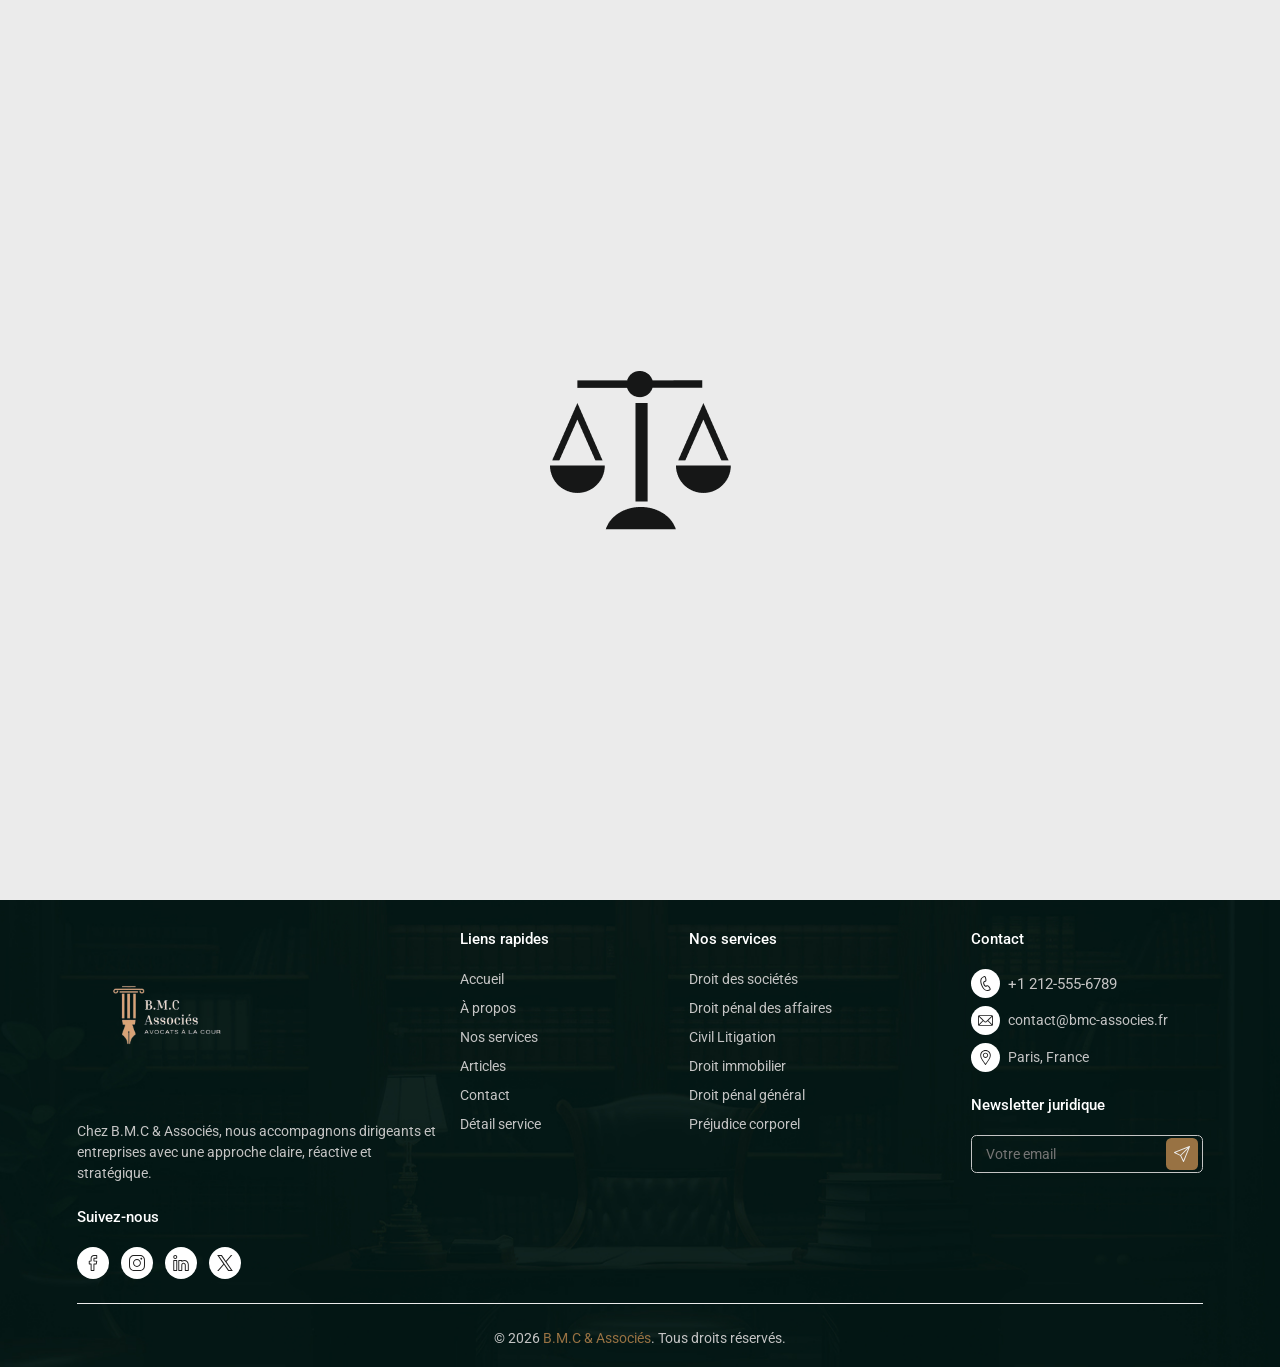
<file: team.html>
﻿<!DOCTYPE html>
<html lang="fr">

<head>
    <meta charset="UTF-8">
    <meta http-equiv="X-UA-Compatible" content="IE=edge">
    <meta name="viewport" content="width=device-width, initial-scale=1, shrink-to-fit=no">
    <meta name="description" content="Rencontrez les avocats du cabinet BMC Avocats: Mathilde B, Laura C et Antony M.">
    <meta name="robots" content="index,follow">
    <meta property="og:locale" content="fr_FR">
    <meta property="og:type" content="website">
    
    <meta property="og:title" content="Équipe | BMC Avocats">
    <meta property="og:description" content="Rencontrez les avocats du cabinet BMC Avocats: Mathilde B, Laura C et Antony M.">

    <title>Équipe d'avocats | BMC Avocats</title>
    <link rel="canonical" href="https://www.bmc-avocats.fr/team.html">

    <!-- Favicon -->
    <link rel="shortcut icon" type="image/x-icon" href="assets/media/favicon.png">

    <!-- All CSS files -->
    <link rel="stylesheet" href="assets/css/vendor/font-awesome.css">
    <link rel="stylesheet" href="assets/css/vendor/slick-theme.css">
    <link rel="stylesheet" href="assets/css/vendor/slick-slider.css">
    <link rel="stylesheet" href="assets/css/vendor/bootstrap.min.css">
    <link rel="stylesheet" href="assets/css/app.css">

</head>

<body>

    <!-- Cursor Style -->
    <div id="cursor"></div>
    <div id="cursor-border"></div>
    <!-- Cursor Style -->

    <!-- Preloader START -->
    <div class="page-loader" id="preloader">
        <div class="preloader-container">
            <img src="assets/media/preloader/1.png" class="top-bar" alt="">
            <div class="preloader">
                <img src="assets/media/preloader/2.png" class="lefthandle" alt="">
                <img src="assets/media/preloader/3.png" alt="">
                <img src="assets/media/preloader/2.png" class="righthandle" alt="">
            </div>
        </div>
    </div>
    <!-- Preloader END -->

    <!-- Main Wrapper Start -->
    <div id="scroll-container" class="main-wrapper">

        <!-- Header Menu Start -->
        <div class="header-top">
            <div class="container-fluid">
                <div class="header-top-wrapper">
                    <div class="left-contact-block">
                        <div class="info-block">
                            <img src="assets/media/vector/call-vector.png" alt="">
                            <a href="tel:+33123456789" class="hover-content">+33 1 23 45 67 89</a>
                        </div>
                        <div class="info-block">
                            <img src="assets/media/vector/mail-vector.png" alt="">
                            <a href="mailto:contact@bmc-associes.fr" class="hover-content">contact@bmc-associes.fr</a>
                        </div>
                        <div class="info-block">
                            <img src="assets/media/vector/location-vector.png" alt="">
                            <p class="white">Paris, France</p>
                        </div>
                    </div>
                    <div class="right-links-block">
                        <a href="" class="link">
                            <svg xmlns="http://www.w3.org/2000/svg" width="20" height="20" viewBox="0 0 20 20"
                                fill="none">
                                <path
                                    d="M14.6875 4.6875C15.0109 4.6875 15.2734 4.425 15.2734 4.10156V0.585938C15.2734 0.2625 15.0109 0 14.6875 0H11.1719C8.91016 0 7.07031 1.83984 7.07031 4.10156V7.03125H5.3125C4.98906 7.03125 4.72656 7.29375 4.72656 7.61719V11.1328C4.72656 11.4563 4.98906 11.7188 5.3125 11.7188H7.07031V19.4141C7.07031 19.7375 7.33281 20 7.65625 20H11.1719C11.4953 20 11.7578 19.7375 11.7578 19.4141V11.7188H14.1016C14.3879 11.7188 14.6324 11.5117 14.6797 11.2293L15.2656 7.71367C15.2938 7.54375 15.2461 7.36992 15.1348 7.23828C15.0234 7.10703 14.8598 7.03125 14.6875 7.03125H11.7578V4.6875H14.6875ZM11.1719 8.20312H13.9957L13.6051 10.5469H11.1719C10.8484 10.5469 10.5859 10.8094 10.5859 11.1328V18.8281H8.24219V11.1328C8.24219 10.8094 7.97969 10.5469 7.65625 10.5469H5.89844V8.20312H7.65625C7.97969 8.20312 8.24219 7.94063 8.24219 7.61719V4.10156C8.24219 2.48633 9.55664 1.17188 11.1719 1.17188H14.1016V3.51562H11.1719C10.8484 3.51562 10.5859 3.77813 10.5859 4.10156V7.61719C10.5859 7.94063 10.8484 8.20312 11.1719 8.20312Z"
                                    fill="#EBEBEB" />
                            </svg>
                        </a>
                        <a href="" class="link">
                            <svg xmlns="http://www.w3.org/2000/svg" width="20" height="20" viewBox="0 0 20 20"
                                fill="none">
                                <g clip-path="url(#clip0_17753_3781)">
                                    <path
                                        d="M10.1968 20C10.1306 20 10.0644 20 9.99771 19.9997C8.43002 20.0035 6.9815 19.9637 5.57281 19.878C4.28131 19.7994 3.10242 19.3531 2.16339 18.5874C1.25732 17.8485 0.63858 16.8495 0.324402 15.6185C0.0509644 14.5467 0.0364685 13.4946 0.022583 12.477C0.0125122 11.7469 0.00213623 10.8817 0 10.0019C0.00213623 9.11838 0.0125122 8.25321 0.022583 7.52307C0.0364685 6.50562 0.0509644 5.45352 0.324402 4.38159C0.63858 3.15052 1.25732 2.15152 2.16339 1.41269C3.10242 0.647006 4.28131 0.200687 5.57297 0.122104C6.98166 0.036502 8.43048 -0.00347599 10.0015 0.000338713C11.5697 -0.00301822 13.0177 0.036502 14.4264 0.122104C15.7179 0.200687 16.8968 0.647006 17.8358 1.41269C18.7421 2.15152 19.3607 3.15052 19.6748 4.38159C19.9483 5.45337 19.9628 6.50562 19.9767 7.52307C19.9867 8.25321 19.9972 9.11838 19.9992 9.9982V10.0019C19.9972 10.8817 19.9867 11.7469 19.9767 12.477C19.9628 13.4944 19.9484 14.5465 19.6748 15.6185C19.3607 16.8495 18.7421 17.8485 17.8358 18.5874C16.8968 19.3531 15.7179 19.7994 14.4264 19.878C13.0774 19.9601 11.6916 20 10.1968 20ZM9.99771 18.761C11.5399 18.7647 12.9559 18.7256 14.3315 18.642C15.3081 18.5826 16.46 17.9421 17.1537 17.3764C17.7948 16.8535 18.2364 16.1321 18.4661 15.2321C18.6937 14.3399 18.7069 13.382 18.7195 12.4556C18.7294 11.7304 18.7398 10.8713 18.7419 10C18.7398 9.1286 18.7294 8.26969 18.7195 7.54444C18.7069 6.61807 18.6937 5.66013 18.4661 4.76779C18.2364 3.86783 17.7948 3.1464 17.1537 2.62348C16.46 2.05799 15.3081 1.43619 14.3315 1.37683C12.9559 1.29306 11.5399 1.25445 10.0014 1.25781C8.45947 1.25415 7.0433 1.29764 5.66772 1.38141C4.69116 1.44077 3.64605 1.85959 2.95239 2.42508C2.31121 2.948 1.75088 3.86783 1.52123 4.76779C1.29357 5.66013 1.28045 6.61792 1.26779 7.54444C1.25787 8.2703 1.24749 9.12982 1.24535 10.0019C1.24749 10.8701 1.25787 11.7298 1.26779 12.4556C1.28045 13.382 1.29357 14.3399 1.52123 15.2321C1.75088 16.1321 2.19247 16.8535 2.83364 17.3764C3.52731 17.9419 4.69116 18.5826 5.66772 18.642C7.0433 18.7258 8.45978 18.7648 9.99771 18.761ZM9.96048 14.8828C7.26822 14.8828 5.07767 12.6924 5.07767 10C5.07767 7.30762 7.26822 5.11722 9.96048 5.11722C12.6529 5.11722 14.8433 7.30762 14.8433 10C14.8433 12.6924 12.6529 14.8828 9.96048 14.8828ZM10.0014 6.25416C7.80598 6.25416 6.26095 7.7992 6.26095 9.9982C6.26095 11.829 7.6453 13.7609 9.97978 13.7609C11.8107 13.7609 13.7142 12.0264 13.7142 9.9982C13.7142 8.16745 12.3175 6.25416 10.0014 6.25416ZM15.3902 3.55472C14.743 3.55472 14.2183 4.07932 14.2183 4.7266C14.2183 5.37387 14.743 5.89847 15.3902 5.89847C16.0374 5.89847 16.562 5.37387 16.562 4.7266C16.562 4.07932 16.0374 3.55472 15.3902 3.55472Z"
                                        fill="#EBEBEB" />
                                </g>
                                <defs>
                                    <clipPath>
                                        <rect width="20" height="20" fill="white" />
                                    </clipPath>
                                </defs>
                            </svg>
                        </a>
                        <a href="" class="link">
                            <svg xmlns="http://www.w3.org/2000/svg" width="20" height="20" viewBox="0 0 20 20"
                                fill="none">
                                <g clip-path="url(#clip0_17753_3783)">
                                    <path
                                        d="M11.8683 8.46864L19.1537 0H17.4273L11.1014 7.3532L6.04897 0H0.221558L7.86186 11.1193L0.221558 20H1.94805L8.62833 12.2348L13.9641 20H19.7915L11.8679 8.46864H11.8683ZM9.50367 11.2173L8.72954 10.1101L2.57013 1.29967H5.22192L10.1926 8.40994L10.9668 9.51718L17.4281 18.7594H14.7763L9.50367 11.2177V11.2173Z"
                                        fill="#EBEBEB" />
                                </g>
                                <defs>
                                    <clipPath>
                                        <rect width="20" height="20" fill="white" />
                                    </clipPath>
                                </defs>
                            </svg>
                        </a>
                        <a href="" class="link">
                            <svg xmlns="http://www.w3.org/2000/svg" width="20" height="20" viewBox="0 0 20 20"
                                fill="none">
                                <g clip-path="url(#clip0_17753_3785)">
                                    <path
                                        d="M4.70306 6.27594H0.9375C0.613861 6.27594 0.351562 6.53839 0.351562 6.86188V19.4141C0.351562 19.7377 0.613861 20 0.9375 20H4.70306C5.0267 20 5.289 19.7377 5.289 19.4141V6.86188C5.289 6.53839 5.0267 6.27594 4.70306 6.27594ZM4.11713 18.8281H1.52344V7.44781H4.11713V18.8281Z"
                                        fill="#EBEBEB" />
                                    <path
                                        d="M2.82043 0C1.45905 0 0.351562 1.10748 0.351562 2.46857C0.351562 3.82996 1.45905 4.93729 2.82043 4.93729C4.18167 4.93729 5.289 3.8298 5.289 2.46857C5.289 1.10748 4.18167 0 2.82043 0ZM2.82043 3.76541C2.10526 3.76541 1.52344 3.18375 1.52344 2.46857C1.52344 1.75354 2.10526 1.17188 2.82043 1.17188C3.53546 1.17188 4.11713 1.75354 4.11713 2.46857C4.11713 3.18375 3.53546 3.76541 2.82043 3.76541Z"
                                        fill="#EBEBEB" />
                                    <path
                                        d="M14.1176 6.19308C13.2269 6.19308 12.3491 6.40778 11.563 6.80939C11.5363 6.51047 11.2852 6.27594 10.9793 6.27594H7.21344C6.88995 6.27594 6.6275 6.53839 6.6275 6.86188V19.4141C6.6275 19.7377 6.88995 20 7.21344 20H10.9793C11.3029 20 11.5652 19.7377 11.5652 19.4141V12.5104C11.5652 11.6223 12.2879 10.8998 13.176 10.8998C14.064 10.8998 14.7864 11.6223 14.7864 12.5104V19.4141C14.7864 19.7377 15.0488 20 15.3723 20H19.138C19.4617 20 19.724 19.7377 19.724 19.4141V11.7995C19.724 8.70804 17.209 6.19308 14.1176 6.19308ZM18.5521 18.8281H15.9584V12.5104C15.9584 10.9761 14.7102 9.72794 13.1761 9.72794C11.6417 9.72794 10.3934 10.9761 10.3934 12.5104V18.8281H7.79953V7.44781H10.3934V7.88071C10.3934 8.10608 10.5226 8.31146 10.7259 8.40897C10.929 8.50647 11.17 8.4787 11.346 8.33786C12.1394 7.70142 13.098 7.36496 14.1176 7.36496C16.5628 7.36496 18.5521 9.35425 18.5521 11.7995V18.8281Z"
                                        fill="#EBEBEB" />
                                </g>
                                <defs>
                                    <clipPath>
                                        <rect width="20" height="20" fill="white" />
                                    </clipPath>
                                </defs>
                            </svg>
                        </a>
                    </div>
                </div>
            </div>
        </div>
        <header class="main-menu">
            <div class="header-section">
                <div class="container-fluid">
                    <div class="header-center">
                        <div class="row align-items-center justify-content-between gap-24">
                            <div class="col-xl-2 col-lg-3 col-5">
                                <a href="index.html" class="header-logo bmc-logo-inline"><img src="assets/media/logo-1-nobg.png" alt="BMC Avocats"></a>
                            </div>
                            <div class="col-lg-5 col-1 d-md-flex d-none">
                                <nav class="navigation">
                                    <div class="menu-button-right">
                                        <div class="main-menu__nav">
                                            <ul class="main-menu__list">
                                                <li>
                                                    <a href="index.html">Accueil</a>
                                                </li>
                                                <li class="dropdown">
                                                    <a href="javascript:void(0);">Services</a>
                                                    <ul class="sub-menu">
                                                        <li><a href="services.html">Services</a></li>
                                                        <li><a href="service-detail.html">Détail service</a></li>
                                                    </ul>
                                                </li>
                                                <li class="dropdown">
                                                    <a href="javascript:void(0);" class="active">Équipe</a>
                                                    <ul class="sub-menu">
                                                        <li><a href="team.html">Équipe</a></li>
                                                        <li><a href="team-detail.html">Profil avocat</a></li>
                                                    </ul>
                                                </li>
                                                <li class="dropdown">
                                                    <a href="javascript:void(0);">Articles</a>
                                                    <ul>
                                                        <li><a href="blog-grid.html">Articles</a></li>
                                                        <li><a href="blog-grid-sidebar.html">Articles</a></li>
                                                        <li><a href="blog-detail.html">Article</a></li>
                                                    </ul>
                                                </li>
                                                <li class="dropdown">
                                                    <a href="javascript:void(0);">Cabinet</a>
                                                    <ul>
                                                        <li><a href="about.html">À propos</a></li>
                                                        <li><a href="case-study.html">Études de cas</a></li>
                                                        <li><a href="case-study-detail.html">Détail étude de cas</a></li>
                                                        <li><a href="appointment.html">Prendre rendez-vous</a></li>
                                                        <li><a href="contact.html">Contact</a></li>
                                                    </ul>
                                                </li>
                                            </ul>
                                        </div>
                                    </div>
                                </nav>
                            </div>
                            <div class="col-xl-4 col-lg-3 col-5 p-0">
                                <div class="header-buttons">
                                    <div class="right-nav d-sm-flex d-none">
                                        <form action="index.html">
                                            <div class="search-block">
                                                <input type="text" class="input-search form-control" name="search"
                                                    id="searchbar" placeholder="Rechercher...">
                                                <a href="javascript:;" class="button-block search-toggler">
                                                    <svg xmlns="http://www.w3.org/2000/svg" width="24" height="24"
                                                        viewBox="0 0 24 24" fill="none">
                                                        <path
                                                            d="M9.74062 0C15.1116 0 19.4812 4.36964 19.4812 9.74063C19.4812 12.1734 18.5847 14.4008 17.1047 16.1097L23.7941 22.7997C24.0687 23.0743 24.0686 23.5195 23.794 23.7941C23.5194 24.0687 23.0743 24.0686 22.7997 23.7941L16.1104 17.1041C14.4014 18.5845 12.1738 19.4813 9.74062 19.4813C4.36964 19.4813 0 15.1116 0 9.74063C0 4.36964 4.36964 0 9.74062 0ZM9.74062 18.075C14.3362 18.075 18.075 14.3362 18.075 9.74063C18.075 5.14505 14.3362 1.40625 9.74062 1.40625C5.14505 1.40625 1.40625 5.14505 1.40625 9.74063C1.40625 14.3362 5.14505 18.075 9.74062 18.075Z"
                                                            fill="#1E1F20" />
                                                    </svg>
                                                </a>
                                            </div>
                                        </form>
                                        <a href="appointment.html" class="header-cus-btn">
                                            <span class="text">Prendre rendez-vous</span>
                                        </a>
                                    </div>

                                    <a href="#" class="main-menu__toggler mobile-nav__toggler">
                                        <img src="assets/media/icons/menu-2.png" alt="">
                                    </a>
                                </div>
                            </div>
                        </div>
                    </div>
                </div>
            </div>
        </header>
        <!-- Header Menu End -->

        <div class="stricky-header stricked-menu">
            <div class="">
                <div class="sticky-header__content"></div>
            </div>
        </div>

        <!-- Main Sections -->
        <main class="main-wrapper">

            <!-- Title Banner Start -->
            <section class="title-banner mb-96">
                <div class="container-fluid">
                    <h1>Équipe</h1>
                </div>
            </section>
            <!-- Title Banner End -->

            <!-- Trusted Équipe Section Start -->
            <div class="trusted-team-sec mb-80">
                <div class="container-fluid">
                    <div class="row row-gap-4 justify-content-center">
                        <div class="col-lg-4 col-md-6">
                            <div class="team-card">
                                <div class="card-image">
                                    <a href="team-detail.html">
                                        <img src="assets/media/images/mathilde-b_avocate-penaliste.jpg" class="card-img" alt="Mathilde B">
                                    </a>
                                    <div class="shap-img_icon">
                                        <img src="assets/media/vector/team-card-vector.png" class="card-shape" alt="">
                                        <div class="team-social">
                                            <div class="team-social-share">
                                                <img src="./assets/media/vector/shere-vec.png" width="15" height="17" alt="Icône de partage">
                                            </div>
                                            <ul>
                                                <li><a href=""><i class="fab fa-facebook-f"></i></a></li>
                                                <li><a href=""><i class="fab fa-instagram"></i></a></li>
                                                <li><a href="https://www.linkedin.com" target="_blank" rel="noopener noreferrer"><i class="fab fa-linkedin-in"></i></a></li>
                                            </ul>
                                        </div>
                                    </div>
                                </div>
                                <div class="card-contant">
                                    <a href="team-detail.html" class="fw-500 h5 mb-12">Mathilde B</a>
                                    <p>Droit pénal et défense des personnes</p>
                                </div>
                            </div>
                        </div>
                        <div class="col-lg-4 col-md-6">
                            <div class="team-card">
                                <div class="card-image">
                                    <a href="team-detail.html">
                                        <img src="assets/media/images/laura-c_avocate-arbitrage.jpg" class="card-img" alt="Laura C">
                                    </a>
                                    <div class="shap-img_icon">
                                        <img src="assets/media/vector/team-card-vector.png" class="card-shape" alt="">
                                        <div class="team-social">
                                            <div class="team-social-share">
                                                <img src="./assets/media/vector/shere-vec.png" width="15" height="17" alt="Icône de partage">
                                            </div>
                                            <ul>
                                                <li><a href=""><i class="fab fa-facebook-f"></i></a></li>
                                                <li><a href=""><i class="fab fa-instagram"></i></a></li>
                                                <li><a href="https://www.linkedin.com" target="_blank" rel="noopener noreferrer"><i class="fab fa-linkedin-in"></i></a></li>
                                            </ul>
                                        </div>
                                    </div>
                                </div>
                                <div class="card-contant">
                                    <a href="team-detail.html" class="fw-500 h5 mb-12">Laura C</a>
                                    <p>Droit des affaires et contentieux</p>
                                </div>
                            </div>
                        </div>
                        <div class="col-lg-4 col-md-6">
                            <div class="team-card">
                                <div class="card-image">
                                    <a href="team-detail.html">
                                        <img src="assets/media/images/antony-m_avocat-penaliste.jpg" class="card-img" alt="Antony M">
                                    </a>
                                    <div class="shap-img_icon">
                                        <img src="assets/media/vector/team-card-vector.png" class="card-shape" alt="">
                                        <div class="team-social">
                                            <div class="team-social-share">
                                                <img src="./assets/media/vector/shere-vec.png" width="15" height="17" alt="Icône de partage">
                                            </div>
                                            <ul>
                                                <li><a href=""><i class="fab fa-facebook-f"></i></a></li>
                                                <li><a href=""><i class="fab fa-instagram"></i></a></li>
                                                <li><a href="https://www.linkedin.com" target="_blank" rel="noopener noreferrer"><i class="fab fa-linkedin-in"></i></a></li>
                                            </ul>
                                        </div>
                                    </div>
                                </div>
                                <div class="card-contant">
                                    <a href="team-detail.html" class="fw-500 h5 mb-12">Antony M</a>
                                    <p>Droit pénal des affaires</p>
                                </div>
                            </div>
                        </div>
                    </div>
                </div>
            </div>
            <!-- Trusted Équipe Section End -->

            <!-- FOOTER Start -->
            <footer>
                <div class="container-fluid">
                    <div class="row row-gap-5 mb-32">
                        <div class="col-lg-4">
                            <div>
                                <a href="" class="footer-logo mb-24"><img src="assets/media/logo-2-nobg.png"
                                        alt="footer-logo"></a>
                                <p class="mb-32 medium-gray">Chez B.M.C & Associés, nous accompagnons dirigeants et entreprises avec une approche claire, réactive et stratégique.
                                </p>
                                <h6 class="fw-500 mb-24 white">Suivez-nous</h6>
                                <ul class="unstyled social-link">
                                    <li>
                                        <a href="">
                                            <svg xmlns="http://www.w3.org/2000/svg" width="20" height="20"
                                                viewBox="0 0 20 20" fill="none">
                                                <path
                                                    d="M14.6875 4.6875C15.0109 4.6875 15.2734 4.425 15.2734 4.10156V0.585938C15.2734 0.2625 15.0109 0 14.6875 0H11.1718C8.91013 0 7.07028 1.83984 7.07028 4.10156V7.03125H5.31247C4.98903 7.03125 4.72653 7.29375 4.72653 7.61719V11.1328C4.72653 11.4562 4.98903 11.7188 5.31247 11.7188H7.07028V19.4141C7.07028 19.7375 7.33278 20 7.65622 20H11.1718C11.4953 20 11.7578 19.7375 11.7578 19.4141V11.7188H14.1015C14.3879 11.7188 14.6324 11.5117 14.6797 11.2293L15.2656 7.71367C15.2937 7.54375 15.2461 7.36992 15.1347 7.23828C15.0234 7.10703 14.8597 7.03125 14.6875 7.03125H11.7578V4.6875H14.6875ZM11.1718 8.20312H13.9957L13.605 10.5469H11.1718C10.8484 10.5469 10.5859 10.8094 10.5859 11.1328V18.8281H8.24216V11.1328C8.24216 10.8094 7.97966 10.5469 7.65622 10.5469H5.89841V8.20312H7.65622C7.97966 8.20312 8.24216 7.94062 8.24216 7.61719V4.10156C8.24216 2.48633 9.55661 1.17188 11.1718 1.17188H14.1015V3.51562H11.1718C10.8484 3.51562 10.5859 3.77813 10.5859 4.10156V7.61719C10.5859 7.94062 10.8484 8.20312 11.1718 8.20312Z"
                                                    fill="#EBEBEB" />
                                            </svg>
                                        </a>
                                    </li>
                                    <li><a href="">
                                            <svg xmlns="http://www.w3.org/2000/svg" width="20" height="20"
                                                viewBox="0 0 20 20" fill="none">
                                                <g clip-path="url(#clip0_17799_4114)">
                                                    <path
                                                        d="M10.1968 19.9999C10.1306 19.9999 10.0644 19.9999 9.99771 19.9996C8.43002 20.0035 6.9815 19.9636 5.57281 19.8779C4.28131 19.7993 3.10242 19.353 2.16339 18.5873C1.25732 17.8485 0.63858 16.8495 0.324402 15.6184C0.0509644 14.5466 0.0364685 13.4945 0.022583 12.4769C0.0125122 11.7468 0.00213623 10.8816 0 10.0018C0.00213623 9.11829 0.0125122 8.25312 0.022583 7.52298C0.0364685 6.50553 0.0509644 5.45343 0.324402 4.3815C0.63858 3.15043 1.25732 2.15143 2.16339 1.4126C3.10242 0.646916 4.28131 0.200597 5.57297 0.122014C6.98166 0.0364124 8.43048 -0.00356563 10.0015 0.000249067C11.5697 -0.00310787 13.0177 0.0364124 14.4264 0.122014C15.7179 0.200597 16.8968 0.646916 17.8358 1.4126C18.7421 2.15143 19.3607 3.15043 19.6748 4.3815C19.9483 5.45328 19.9628 6.50553 19.9767 7.52298C19.9867 8.25312 19.9972 9.11829 19.9992 9.99811V10.0018C19.9972 10.8816 19.9867 11.7468 19.9767 12.4769C19.9628 13.4944 19.9484 14.5465 19.6748 15.6184C19.3607 16.8495 18.7421 17.8485 17.8358 18.5873C16.8968 19.353 15.7179 19.7993 14.4264 19.8779C13.0774 19.96 11.6916 19.9999 10.1968 19.9999ZM9.99771 18.7609C11.5399 18.7646 12.9559 18.7255 14.3315 18.6419C15.3081 18.5825 16.46 17.942 17.1537 17.3763C17.7948 16.8534 18.2364 16.132 18.4661 15.232C18.6937 14.3398 18.7069 13.3819 18.7195 12.4555C18.7294 11.7303 18.7398 10.8712 18.7419 9.99994C18.7398 9.12851 18.7294 8.2696 18.7195 7.54435C18.7069 6.61798 18.6937 5.66004 18.4661 4.7677C18.2364 3.86774 17.7948 3.14631 17.1537 2.62339C16.46 2.0579 15.3081 1.4361 14.3315 1.37674C12.9559 1.29297 11.5399 1.25436 10.0014 1.25772C8.45947 1.25406 7.0433 1.29755 5.66772 1.38132C4.69116 1.44068 3.64605 1.8595 2.95239 2.42499C2.31121 2.94791 1.75088 3.86774 1.52123 4.7677C1.29357 5.66004 1.28045 6.61783 1.26779 7.54435C1.25787 8.27021 1.24749 9.12973 1.24535 10.0018C1.24749 10.87 1.25787 11.7297 1.26779 12.4555C1.28045 13.3819 1.29357 14.3398 1.52123 15.232C1.75088 16.132 2.19247 16.8534 2.83364 17.3763C3.52731 17.9418 4.69116 18.5825 5.66772 18.6419C7.0433 18.7257 8.45978 18.7647 9.99771 18.7609ZM9.96048 14.8828C7.26822 14.8828 5.07767 12.6924 5.07767 9.99994C5.07767 7.30753 7.26822 5.11713 9.96048 5.11713C12.6529 5.11713 14.8433 7.30753 14.8433 9.99994C14.8433 12.6924 12.6529 14.8828 9.96048 14.8828ZM10.0014 6.25407C7.80598 6.25407 6.26095 7.79911 6.26095 9.99811C6.26095 11.8289 7.6453 13.7608 9.97978 13.7608C11.8107 13.7608 13.7142 12.0263 13.7142 9.99811C13.7142 8.16736 12.3175 6.25407 10.0014 6.25407ZM15.3902 3.55463C14.743 3.55463 14.2183 4.07923 14.2183 4.72651C14.2183 5.37378 14.743 5.89838 15.3902 5.89838C16.0374 5.89838 16.562 5.37378 16.562 4.72651C16.562 4.07923 16.0374 3.55463 15.3902 3.55463Z"
                                                        fill="#1F1F1F" />
                                                </g>
                                                <defs>
                                                    <clipPath>
                                                        <rect width="20" height="20" fill="white" />
                                                    </clipPath>
                                                </defs>
                                            </svg>
                                        </a></li>
                                    <li><a href="">
                                            <svg xmlns="http://www.w3.org/2000/svg" width="20" height="20"
                                                viewBox="0 0 20 20" fill="none">
                                                <g clip-path="url(#clip0_17799_4117)">
                                                    <path
                                                        d="M4.70306 6.27594H0.9375C0.613861 6.27594 0.351562 6.53839 0.351562 6.86188V19.4141C0.351562 19.7377 0.613861 20 0.9375 20H4.70306C5.0267 20 5.289 19.7377 5.289 19.4141V6.86188C5.289 6.53839 5.0267 6.27594 4.70306 6.27594ZM4.11713 18.8281H1.52344V7.44781H4.11713V18.8281Z"
                                                        fill="#1F1F1F" />
                                                    <path
                                                        d="M2.82043 0C1.45905 0 0.351562 1.10748 0.351562 2.46857C0.351562 3.82996 1.45905 4.93729 2.82043 4.93729C4.18167 4.93729 5.289 3.8298 5.289 2.46857C5.289 1.10748 4.18167 0 2.82043 0ZM2.82043 3.76541C2.10526 3.76541 1.52344 3.18375 1.52344 2.46857C1.52344 1.75354 2.10526 1.17188 2.82043 1.17188C3.53546 1.17188 4.11713 1.75354 4.11713 2.46857C4.11713 3.18375 3.53546 3.76541 2.82043 3.76541Z"
                                                        fill="#1F1F1F" />
                                                    <path
                                                        d="M14.1176 6.19308C13.2269 6.19308 12.3491 6.40778 11.563 6.80939C11.5363 6.51047 11.2852 6.27594 10.9793 6.27594H7.21344C6.88995 6.27594 6.6275 6.53839 6.6275 6.86188V19.4141C6.6275 19.7377 6.88995 20 7.21344 20H10.9793C11.3029 20 11.5652 19.7377 11.5652 19.4141V12.5104C11.5652 11.6223 12.2879 10.8998 13.176 10.8998C14.064 10.8998 14.7864 11.6223 14.7864 12.5104V19.4141C14.7864 19.7377 15.0488 20 15.3723 20H19.138C19.4617 20 19.724 19.7377 19.724 19.4141V11.7995C19.724 8.70804 17.209 6.19308 14.1176 6.19308ZM18.5521 18.8281H15.9584V12.5104C15.9584 10.9761 14.7102 9.72794 13.1761 9.72794C11.6417 9.72794 10.3934 10.9761 10.3934 12.5104V18.8281H7.79953V7.44781H10.3934V7.88071C10.3934 8.10608 10.5226 8.31146 10.7259 8.40897C10.929 8.50647 11.17 8.4787 11.346 8.33786C12.1394 7.70142 13.098 7.36496 14.1176 7.36496C16.5628 7.36496 18.5521 9.35425 18.5521 11.7995V18.8281Z"
                                                        fill="#1F1F1F" />
                                                </g>
                                                <defs>
                                                    <clipPath>
                                                        <rect width="20" height="20" fill="white" />
                                                    </clipPath>
                                                </defs>
                                            </svg>
                                        </a></li>
                                    <li><a href="">
                                            <svg xmlns="http://www.w3.org/2000/svg" width="20" height="20"
                                                viewBox="0 0 20 20" fill="none">
                                                <g clip-path="url(#clip0_17799_4120)">
                                                    <path
                                                        d="M11.8683 8.46864L19.1537 0H17.4273L11.1014 7.3532L6.04897 0H0.221558L7.86186 11.1193L0.221558 20H1.94805L8.62834 12.2348L13.9641 20H19.7915L11.8679 8.46864H11.8683ZM9.50367 11.2173L8.72954 10.1101L2.57013 1.29967H5.22192L10.1926 8.40994L10.9668 9.51718L17.4281 18.7594H14.7763L9.50367 11.2177V11.2173Z"
                                                        fill="#1F1F1F" />
                                                </g>
                                                <defs>
                                                    <clipPath>
                                                        <rect width="20" height="20" fill="white" />
                                                    </clipPath>
                                                </defs>
                                            </svg>
                                        </a></li>
                                </ul>
                            </div>
                        </div>
                        <div class="col-lg-8">
                            <div class="link-wrapper">
                                <div class="footer-links">
                                    <h6 class="fw-500 white mb-24">Liens rapides</h6>
                                    <ul class="unstyled">
                                        <li>
                                            <a href="index.html">Accueil</a>
                                        </li>
                                        <li>
                                            <a href="about.html">À propos</a>
                                        </li>
                                        <li>
                                            <a href="services.html">Nos services</a>
                                        </li>
                                        <li>
                                            <a href="blog-grid.html">Articles</a>
                                        </li>
                                        <li>
                                            <a href="contact.html">Contact</a>
                                        </li>
                                        <li>
                                            <a href="service-detail.html">Détail service</a>
                                        </li>
                                    </ul>
                                </div>
                                <div class="footer-links">
                                    <h6 class="fw-500 white mb-24">Nos services</h6>
                                    <ul class="unstyled">
                                        <li>
                                            <a href="service-detail.html">Droit des sociétés</a>
                                        </li>
                                        <li>
                                            <a href="service-detail.html">Droit pénal des affaires</a>
                                        </li>
                                        <li>
                                            <a href="service-detail.html">Civil Litigation</a>
                                        </li>
                                        <li>
                                            <a href="service-detail.html">Droit immobilier</a>
                                        </li>
                                        <li>
                                            <a href="service-detail.html">Droit pénal général</a>
                                        </li>
                                        <li>
                                            <a href="service-detail.html">Préjudice corporel</a>
                                        </li>
                                    </ul>
                                </div>
                                <div>
                                    <h6 class="fw-500 white mb-24">Contact</h6>
                                    <div class="number-block mb-12">
                                        <div class="tel-icon"><svg xmlns="http://www.w3.org/2000/svg" width="16"
                                                height="16" viewBox="0 0 16 16" fill="none">
                                                <path
                                                    d="M12.9992 12.4243L12.6655 11.8671C12.0654 10.8777 11.2372 9.74206 10.1508 9.74206C9.94957 9.74206 9.75025 9.78255 9.55296 9.86452L8.96988 10.1146C8.91662 10.1367 8.86488 10.1618 8.81011 10.1884C8.66087 10.261 8.49165 10.3432 8.31759 10.3432C7.88822 10.3432 7.39072 9.78442 6.91697 8.76988C6.45202 7.77409 6.48168 7.25206 6.58841 6.98939C6.70618 6.69958 6.98004 6.57568 7.27425 6.46433C7.31517 6.44881 7.35212 6.43474 7.38805 6.41995L7.9785 6.17134C9.51673 5.52808 8.94448 3.28012 8.75685 2.54311L8.59773 1.90944C8.4617 1.3872 8.10103 0 6.9047 0C6.68323 0 6.44697 0.0515968 6.2027 0.153419C6.04242 0.217068 3.83682 1.11738 3.03776 2.69906C2.08274 4.58173 2.25933 7.10637 3.56209 10.2012C4.85512 13.3 6.53184 15.1954 8.5457 15.8346C8.89115 15.9444 9.28155 15.9999 9.70616 15.9999H9.70638C11.0962 15.9999 12.4681 15.4086 12.5794 15.3596C13.0586 15.1566 13.3683 14.8481 13.4999 14.4426C13.7231 13.7549 13.3488 13.0015 12.9992 12.4243ZM12.4702 14.1085C12.4396 14.2027 12.3333 14.2887 12.1543 14.3641C12.1513 14.3654 12.1477 14.3669 12.1447 14.3682C12.1323 14.3737 10.8905 14.9176 9.70609 14.9175C9.39276 14.9175 9.11254 14.879 8.87325 14.803C7.17662 14.2644 5.72584 12.576 4.56033 9.78291C3.38616 6.99328 3.19854 4.77469 4.00345 3.18796C4.62845 1.95087 6.58516 1.16609 6.60436 1.15858C6.60826 1.157 6.61208 1.15548 6.61591 1.15389C6.72733 1.10713 6.8272 1.08245 6.9047 1.08245C7.1432 1.08245 7.36027 1.45236 7.54891 2.17739L7.70731 2.80838C8.04907 4.15062 7.99704 4.99017 7.55952 5.17318L6.97189 5.4207C6.94851 5.43037 6.92116 5.44054 6.89099 5.45202C6.5664 5.57491 5.89095 5.83052 5.58548 6.58188C5.30831 7.26368 5.42304 8.12921 5.93591 9.22797C6.62666 10.7068 7.40566 11.4257 8.31745 11.4257C8.74061 11.4257 9.08029 11.2606 9.28321 11.162C9.32059 11.1438 9.354 11.1272 9.38994 11.1123L9.97389 10.8619C10.0341 10.8368 10.092 10.8246 10.1508 10.8246C10.4318 10.8246 10.9358 11.1029 11.7384 12.426L12.0719 12.9828C12.4829 13.6613 12.5153 13.9695 12.4702 14.1085Z"
                                                    fill="#1F1F1F" />
                                            </svg></div>
                                        <a href="tel:+33123456789" class="h6 fw-400 medium-gray hover-content">+1
                                            212-555-6789</a>
                                    </div>
                                    <div class="number-block mb-12">
                                        <div class="tel-icon"><svg xmlns="http://www.w3.org/2000/svg" width="16"
                                                height="16" viewBox="0 0 16 16" fill="none">
                                                <g clip-path="url(#clip0_17799_4153)">
                                                    <path
                                                        d="M14.5938 2.375H1.40625C0.629281 2.375 0 3.00819 0 3.78125V12.2188C0 12.9964 0.633906 13.625 1.40625 13.625H14.5938C15.3642 13.625 16 12.9991 16 12.2188V3.78125C16 3.00956 15.3732 2.375 14.5938 2.375ZM14.3968 3.3125C14.1095 3.59828 9.16509 8.51666 8.99438 8.68647C8.72875 8.95209 8.37562 9.09834 8 9.09834C7.62437 9.09834 7.27125 8.95206 7.00475 8.68559C6.88994 8.57137 2.00009 3.70731 1.60319 3.3125H14.3968ZM0.9375 12.0279V3.97266L4.98869 8.0025L0.9375 12.0279ZM1.60378 12.6875L5.65338 8.66366L6.34272 9.34937C6.78541 9.79206 7.37397 10.0358 8 10.0358C8.62603 10.0358 9.21459 9.79206 9.65641 9.35025L10.3466 8.66366L14.3962 12.6875H1.60378ZM15.0625 12.0279L11.0113 8.0025L15.0625 3.97266V12.0279Z"
                                                        fill="#1F1F1F" />
                                                </g>
                                                <defs>
                                                    <clipPath>
                                                        <rect width="16" height="16" fill="white" />
                                                    </clipPath>
                                                </defs>
                                            </svg></div>
                                        <a href="mailto:contact@bmc-associes.fr"
                                            class="text-16 fw-400 medium-gray hover-content">contact@bmc-associes.fr</a>
                                    </div>
                                    <div class="number-block mb-32">
                                        <div class="tel-icon"><svg xmlns="http://www.w3.org/2000/svg" width="16"
                                                height="16" viewBox="0 0 16 16" fill="none">
                                                <g clip-path="url(#clip0_17799_4158)">
                                                    <path
                                                        d="M7.60997 15.7913C7.69691 15.9217 7.84328 16 8 16C8.15672 16 8.30309 15.9217 8.39003 15.7913C9.49937 14.1273 11.1333 12.0723 12.272 9.98222C13.1824 8.31109 13.625 6.88581 13.625 5.625C13.625 2.52338 11.1016 0 8 0C4.89838 0 2.375 2.52338 2.375 5.625C2.375 6.88581 2.81759 8.31109 3.72803 9.98222C4.86581 12.0707 6.50291 14.1307 7.60997 15.7913ZM8 0.9375C10.5847 0.9375 12.6875 3.04031 12.6875 5.625C12.6875 6.72512 12.2823 8.00369 11.4487 9.53372C10.4672 11.3352 9.06669 13.1627 8 14.699C6.93347 13.1629 5.53281 11.3353 4.55128 9.53372C3.71772 8.00369 3.3125 6.72512 3.3125 5.625C3.3125 3.04031 5.41531 0.9375 8 0.9375Z"
                                                        fill="#1F1F1F" />
                                                    <path
                                                        d="M8 8.4375C9.55081 8.4375 10.8125 7.17581 10.8125 5.625C10.8125 4.07419 9.55081 2.8125 8 2.8125C6.44919 2.8125 5.1875 4.07419 5.1875 5.625C5.1875 7.17581 6.44919 8.4375 8 8.4375ZM8 3.75C9.03387 3.75 9.875 4.59113 9.875 5.625C9.875 6.65887 9.03387 7.5 8 7.5C6.96613 7.5 6.125 6.65887 6.125 5.625C6.125 4.59113 6.96613 3.75 8 3.75Z"
                                                        fill="#1F1F1F" />
                                                </g>
                                                <defs>
                                                    <clipPath>
                                                        <rect width="16" height="16" fill="white" />
                                                    </clipPath>
                                                </defs>
                                            </svg></div>
                                        <p class="medium-gray">Paris, France</p>
                                    </div>
                                    <h6 class="fw-500 white mb-24">Newsletter juridique</h6>
                                    <form>
                                        <div class="news-letter">
                                            <input type="email" name="email" id="new-email"
                                                placeholder="Votre email">
                                            <button type="submit"><svg xmlns="http://www.w3.org/2000/svg" width="20"
                                                    height="20" viewBox="0 0 20 20" fill="none">
                                                    <g clip-path="url(#clip0_17799_4167)">
                                                        <path
                                                            d="M19.8283 0.171647C19.6625 0.00586635 19.4138 -0.0451101 19.1963 0.041921L0.368218 7.57308C0.152789 7.65925 0.00853097 7.86441 0.00024974 8.09632C-0.00799243 8.32819 0.121382 8.54308 0.330132 8.64433L7.75465 12.2451L11.3555 19.6697C11.4537 19.8722 11.6588 19.9999 11.8826 19.9999C11.8895 19.9999 11.8965 19.9998 11.9035 19.9995C12.1353 19.9913 12.3406 19.847 12.4267 19.6316L19.9579 0.803599C20.045 0.585943 19.994 0.337389 19.8283 0.171647ZM2.03478 8.16862L16.9811 2.19016L8.07371 11.0974L2.03478 8.16862ZM11.8312 17.9651L8.90234 11.926L17.8097 3.01875L11.8312 17.9651Z"
                                                            fill="#EBEBEB" />
                                                    </g>
                                                    <defs>
                                                        <clipPath>
                                                            <rect width="20" height="20" fill="white" />
                                                        </clipPath>
                                                    </defs>
                                                </svg></button>
                                        </div>
                                    </form>
                                </div>
                            </div>
                        </div>
                    </div>
                    <div class="hr-line mb-32 medium-gray"></div>
                    <div class="footer-bottom-text">
                        <p class="medium-gray">&copy; 2026 <span class="color-sec">B.M.C & Associés</span>. Tous droits réservés.
                            </p>
                    </div>
                </div>
            </footer>
            <!-- FOOTER End -->
        </main>
        <!-- Main Sections -->
    </div>
    <!-- Main Wrapper End -->

    <!-- Back To Top Start -->
    <a href="#main-wrapper" id="backto-top" class="back-to-top"><i class="fas fa-angle-up"></i></a>


    <!-- Mobile Menu Start -->
    <div class="mobile-nav__wrapper">
        <div class="mobile-nav__overlay mobile-nav__toggler"></div>
        <div class="mobile-nav__content">
            <span class="mobile-nav__close mobile-nav__toggler"><i class="fa fa-times"></i></span>
            <div class="logo-box">
                <a href="index.html" aria-label="BMC Avocats" class="bmc-mobile-logo"><img src="assets/media/logo-1-nobg.png" alt="BMC Avocats"></a>
            </div>
            <div class="mobile-nav__container"></div>
            <ul class="mobile-nav__contact list-unstyled">
                <li>
                    <i class="fas fa-envelope"></i>
                    <a href="mailto:contact@bmc-associes.fr">contact@bmc-associes.fr</a>
                </li>
                <li>
                    <i class="fa fa-phone-alt"></i>
                    <a href="tel:+33123456789">+33 1 23 45 67 89</a>
                </li>
            </ul>
            <div class="mobile-nav__social">
                <a href=""><i class="fa-brands fa-x-twitter"></i></a>
                <a href=""><i class="fab fa-facebook"></i></a>
                <a href=""><i class="fab fa-instagram"></i></a>
            </div>
        </div>
    </div>
    <!-- Mobile Menu End -->

    <!-- modal-popup area Start  -->
    <div class="search-popup">
        <div class="search-popup__overlay search-toggler"></div>
        <div class="search-popup__content">
            <form role="search" method="get" class="search-popup__form" action="index.html">
                <input type="text" id="search" placeholder="Rechercher...">
                <button type="submit"><i class="fal fa-search"></i></button>
            </form>
        </div>
    </div>
    <!-- search-popup end-->

    <!-- Jquery Js -->
    <script src="assets/js/vendor/bootstrap.min.js"></script>
    <script src="assets/js/vendor/jquery-3.6.3.min.js"></script>
    <script src="assets/js/vendor/slick.min.js"></script>
    <script src="assets/js/app.js"></script>

</body>

</html>
</file>
<file: assets/css/app.css>
/*---------------------------------------------"
// Template Name: RideAxis
// Description: RideAxis Html Template
// Version: 1.0.0

===============================================   
STYLE SHEET INDEXING
|
|___ Fonts
|___ Variables
|___ Responsive
|___ Reset Styles
|___ Spacing
|___ Helper Classes
|___ Buttons
|___ Headings
|___ Layout Styles
|___ END STYLE SHEET INDEXING

--------------------------------------------*/
/*-------------------------
    Fonts
-------------------------*/
@import url("https://fonts.googleapis.com/css2?family=Playfair+Display:ital,wght@0,400..900;1,400..900&display=swap");
@import url("https://fonts.googleapis.com/css2?family=Roboto:ital,wght@0,100..900;1,100..900&display=swap");
/*-------------------------
    Variables
-------------------------*/
/* Fonts */
/* Colors */
/* Transitions */
/* Border-Radius */
/* Gap */
/*-------------------------
    Responsive Styles
-------------------------*/
/*-------------------------
    Reset Styles
-------------------------*/
img {
  max-width: 100%;
  height: auto;
  vertical-align: middle;
}

ul.list-style,
ol.list-style {
  padding: 0;
}

ul.list-style li::marker,
ol.list-style li::marker {
  color: #031714;
}

.unstyled {
  padding-left: 0;
  list-style: none;
  margin-bottom: 0;
}

.container-fluid {
  padding-right: calc(var(--bs-gutter-x) * 0.75);
  padding-left: calc(var(--bs-gutter-x) * 0.75);
}
@media (min-width: 1600px) {
  .container-fluid {
    padding: 0 clamp(180px, 15vw, 622px);
    width: 100%;
  }
}
@media (max-width: 1599px) {
  .container-fluid {
    padding: 0 6vw;
    width: 100%;
  }
}
@media (max-width: 1199px) {
  .container-fluid {
    padding: 0 clamp(20px, 2vw, 58px);
    width: 100%;
  }
}
@media (max-width: 575px) {
  .container-fluid {
    --bs-gutter-x: 2rem;
    --bs-gutter-y: 0;
    width: 100%;
    padding-right: calc(var(--bs-gutter-x) * 0.5);
    padding-left: calc(var(--bs-gutter-x) * 0.5);
  }
}

@media (max-width: 576px) {
  .row {
    --bs-gutter-x: 0.75rem;
    --bs-gutter-y: 0;
  }
}

.slick-track > [class*="col"] {
  -webkit-flex-shrink: 0 !important;
  -ms-flex-negative: 0;
  flex-shrink: 0;
  width: 100%;
  max-width: 100%;
  margin-right: calc(var(--bs-gutter-x) / 2) !important;
  margin-left: calc(var(--bs-gutter-x) / 2) !important;
}

/*-------------------------
  Typography
-------------------------*/
html {
  scroll-behavior: smooth;
}

body {
  font-family: "Roboto", sans-serif;
  color: #ebebeb;
  background-color: #ffffff;
  vertical-align: baseline;
  -webkit-font-smoothing: antialiased;
  -moz-osx-font-smoothing: grayscale;
  text-rendering: optimizeLegibility;
  font-size: clamp(15px, 0.833vw, 32px);
  font-weight: 400;
  line-height: 140%;
  height: 100%;
  overflow-x: hidden;
}
body::-webkit-scrollbar {
  width: 4px;
}
body::-webkit-scrollbar-track {
  -webkit-border-radius: 4px;
  border-radius: 4px;
}
body::-webkit-scrollbar-thumb {
  -webkit-border-radius: 4px;
  border-radius: 4px;
  background: #031714;
}

.no-scroll {
  overflow: hidden;
  height: 100%;
  /* Prevent scrolling on mobile devices */
}

a {
  display: inline-block;
  text-decoration: none;
  color: unset;
  transition: all 0.5s ease-in-out;
}
a:hover {
  color: #031714;
  transition: all 0.5s ease-in-out;
}

h1,
h2,
h3,
h4,
h5,
h6,
address,
p,
pre,
blockquote,
table,
hr {
  margin: 0;
}

h1 a,
h2 a,
h3 a,
h4 a,
h5 a,
h6 a {
  color: inherit;
}

h1,
.h1,
h2,
.h2,
h3,
.h3,
h4,
.h4,
h5,
.h5,
h6,
.h6 {
  margin-bottom: 0;
  color: #0f0f0f;
}

h1,
.h1 {
  font-family: "Playfair Display", sans-serif;
  font-size: clamp(48px, 4.167vw, 99px);
  /* 80px */
  font-style: normal;
  font-weight: 600;
  line-height: 120%;
  /* 96px */
}
@media (max-width: 1199px) {
  h1,
  .h1 {
    font-size: clamp(46px, 4.837vw, 69px);
    /* 58px */
  }
}
@media (max-width: 820px) {
  h1,
  .h1 {
    font-size: clamp(38px, 5.61vw, 58px);
    /* 46px */
  }
}

h2,
.h2 {
  font-family: "Playfair Display", sans-serif;
  font-size: clamp(36px, 2.083vw, 69px);
  /* 40px */
  font-style: normal;
  font-weight: 500;
  line-height: 120%;
  /* 66px */
}
@media (max-width: 1199px) {
  h2,
  .h2 {
    font-size: clamp(39px, 2.24vw, 52px);
    /* 43px */
  }
}
@media (max-width: 820px) {
  h2,
  .h2 {
    font-size: clamp(33px, 1.979vw, 48px);
    /* 38px */
  }
}

h3,
.h3 {
  font-family: "Playfair Display", sans-serif;
  font-size: clamp(30px, 1.719vw, 125px);
  /* 33px */
  font-style: normal;
  font-weight: 700;
  line-height: 120%;
}
@media (max-width: 1199px) {
  h3,
  .h3 {
    font-size: clamp(33px, 1.927vw, 48px);
    /* 37px */
  }
}
@media (max-width: 820px) {
  h3,
  .h3 {
    font-size: clamp(28px, 1.667vw, 38px);
    /* 32px */
  }
}

h4,
.h4 {
  font-family: "Playfair Display", sans-serif;
  font-size: clamp(20px, 1.458vw, 57px);
  /* 28px */
  font-style: normal;
  font-weight: 600;
  line-height: 120%;
  /* 42px */
}
@media (max-width: 1199px) {
  h4,
  .h4 {
    font-size: clamp(28px, 1.719vw, 40px);
    /* 33px */
  }
}
@media (max-width: 820px) {
  h4,
  .h4 {
    font-size: clamp(20px, 1.406vw, 30px);
    /* 27px */
  }
}

h5,
.h5 {
  font-family: "Roboto", sans-serif;
  font-size: clamp(18px, 1.198vw, 62px);
  /* 23px */
  font-style: normal;
  font-weight: 500;
  line-height: 120%;
  /* 33.6px */
}
@media (max-width: 1199px) {
  h5,
  .h5 {
    font-size: clamp(20px, 1.302vw, 32px);
    /* 25px */
  }
}
@media (max-width: 820px) {
  h5,
  .h5 {
    font-size: clamp(18px, 1.042vw, 24px);
    /* 20px */
  }
}

h6,
.h6 {
  font-family: "Roboto", sans-serif;
  font-size: clamp(15px, 0.99vw, 40px);
  /* 19px */
  font-style: normal;
  font-weight: 500;
  line-height: 120%;
  /* 27.6px */
}
@media (max-width: 1199px) {
  h6,
  .h6 {
    font-size: clamp(14px, 0.938vw, 36px);
    /* 18px */
  }
}
@media (max-width: 820px) {
  h6,
  .h6 {
    font-size: clamp(14px, 0.833vw, 32px);
    /* 16px */
  }
}

.text-16,
p {
  color: #5e5e5e !important;
  font-family: "Roboto", sans-serif;
  font-size: clamp(14px, 0.833vw, 40px);
  font-style: normal;
  font-weight: 400;
  line-height: 150%;
  /* 21.6px */
}
@media (max-width: 399px) {
  .text-16,
  p {
    font-size: 14px;
  }
}

.eyebrow {
  font-size: clamp(12px, 0.833vw, 72px);
  /* 16px */
  font-family: "Roboto", sans-serif;
  font-weight: 600;
  line-height: 120%;
}

.subtitle {
  font-size: clamp(13px, 0.729vw, 32px);
  /* 14px */
  font-family: "Roboto", sans-serif;
  font-style: normal;
  font-weight: 500;
  line-height: 120%;
}

.caption {
  font-size: clamp(12px, 0.677vw, 30px);
  /* 13px */
  font-style: normal;
  font-weight: 400;
  line-height: 120%;
}
@media (max-width: 1499px) {
  .caption {
    font-size: 13px;
  }
}

span {
  display: inline-block;
}

b,
strong {
  font-family: "Playfair Display", sans-serif;
}

.hr-line {
  height: 1px;
  width: 100%;
  background: #ebebeb;
}

#cursor {
  position: fixed;
  top: -5px;
  left: -5px;
  width: 10px;
  height: 10px;
  background-color: #987243;
  border-radius: 50%;
  pointer-events: none;
  z-index: 999;
}

.hover-content {
  transition: all 0.5s ease-in-out;
}
.hover-content:hover {
  color: #987243 !important;
}

#cursor-border {
  position: fixed;
  top: -12px;
  left: -12px;
  width: 24px;
  height: 24px;
  border-radius: 50%;
  box-shadow: 0 0 0 1px #987243;
  pointer-events: none;
  transition:
    top 0.15s ease-out,
    left 0.15s ease-out,
    width 0.15s ease-out,
    height 0.15s ease-out,
    background-color 0.15s ease-out;
  z-index: 999;
}

/*-------------------------
Helpers
-------------------------*/
.color-primary {
  color: #031714 !important;
}

.color-sec {
  color: #987243 !important;
}

.accent-ter {
  color: #e31b0c !important;
}

.black {
  color: #0f0f0f !important;
}

.medium-black {
  color: #1e1f20 !important;
}

.medium-gray {
  color: #c4c4c4 !important;
}

.light-black {
  color: #1f1f1f !important;
}

.light-white {
  color: #feedec !important;
}

.white {
  color: #ffffff !important;
}

.dark-gray {
  color: #5e5e5e !important;
}

.light-gray {
  color: #ebebeb !important;
}

.lightest-gray {
  color: #fefafd !important;
}

.bg-primary {
  background: #031714 !important;
}

.bg-sec {
  background: #987243;
}

.bg-black {
  background: #0f0f0f;
}

.bg-medium-black {
  background: #1e1f20;
}

.bg-medium-gray {
  background: #c4c4c4;
}

.bg-dark-black {
  background: #0f0f0f;
}

.bg-black {
  background: #0f0f0f;
}

.bg-light-black {
  background: #1f1f1f;
}

.bg-white {
  background: #ffffff !important;
}

.bg-dark-gray {
  background: #5e5e5e;
}

.bg-light-gray {
  background: #ebebeb;
}

.bg-lightest-gray {
  background: #fefafd;
}

.fw-300 {
  font-weight: 300;
}

.fw-400 {
  font-weight: 400;
}

.fw-500 {
  font-weight: 500;
}

.fw-600 {
  font-weight: 600;
}

.fw-700 {
  font-weight: 700;
}

.fw-800 {
  font-weight: 800;
}

.font-primary {
  font-family: "Playfair Display", sans-serif;
}

.font-sec {
  font-family: "Roboto", sans-serif;
}

.br-4 {
  border-radius: clamp(2px, 0.208vw, 28px);
}

.br-6 {
  border-radius: clamp(3px, 0.313vw, 32px);
}

.br-8 {
  border-radius: clamp(4px, 0.417vw, 36px);
}

.br-10 {
  border-radius: clamp(5px, 0.521vw, 40px);
}

.br-12 {
  border-radius: clamp(8px, 0.625vw, 48px) !important;
}

.br-14 {
  border-radius: clamp(10px, 0.729vw, 54px);
}

.br-16 {
  border-radius: clamp(12px, 0.833vw, 64px);
}

.br-18 {
  border-radius: clamp(14px, 0.938vw, 78px);
}

.br-20 {
  border-radius: clamp(16px, 1.042vw, 88px);
}

.br-24 {
  border-radius: clamp(18px, 1.25vw, 96px);
}

.br-32 {
  border-radius: clamp(24px, 1.667vw, 108px);
}

.br-48 {
  border-radius: clamp(28px, 2.5vw, 120px) !important;
}

.br-56 {
  border-radius: clamp(24px, 2.917vw, 140px);
}

.br-64 {
  border-radius: clamp(40px, 3.333vw, 160px);
}

.cursor-pointer {
  cursor: pointer;
}

.no-border {
  border: 0;
}

/*----------------------------------------*/
/*  SPACE CSS START
/*----------------------------------------*/
.my-80 {
  margin-top: clamp(48px, 4.167vw, 160px);
  margin-bottom: clamp(48px, 4.167vw, 160px);
}
@media (max-width: 575px) {
  .my-80 {
    margin: 40px 0;
  }
}

.mt-80 {
  margin-top: clamp(48px, 4.167vw, 160px);
}
@media (max-width: 575px) {
  .mt-80 {
    margin-top: 40px;
  }
}

.mb-96 {
  margin-bottom: clamp(58px, 5vw, 160px);
}
@media (max-width: 575px) {
  .mb-96 {
    margin-bottom: 40px;
  }
}

.mb-80 {
  margin-bottom: clamp(48px, 4.167vw, 160px);
}
@media (max-width: 575px) {
  .mb-80 {
    margin-bottom: 40px;
  }
}

.mb-64 {
  margin-bottom: clamp(32px, 3.33vw, 128px);
}
@media (max-width: 767px) {
  .mb-64 {
    margin-bottom: 26px;
  }
}

.mt-64 {
  margin-top: clamp(32px, 3.33vw, 128px);
}
@media (max-width: 767px) {
  .mt-64 {
    margin-top: 26px;
  }
}

.mt-48 {
  margin-top: clamp(24px, 2.5vw, 96px);
}
@media (max-width: 767px) {
  .mt-48 {
    margin-top: 20px;
  }
}

.mb-48 {
  margin-bottom: clamp(24px, 2.5vw, 96px);
}
@media (max-width: 767px) {
  .mb-48 {
    margin-bottom: 20px;
  }
}

.mb-40 {
  margin-bottom: clamp(24px, 2.083vw, 80px);
}
@media (max-width: 575px) {
  .mb-40 {
    margin-bottom: 20px;
  }
}

.mt-40 {
  margin-top: clamp(24px, 2.083vw, 80px);
}
@media (max-width: 575px) {
  .mt-40 {
    margin-top: 20px;
  }
}

.my-40 {
  margin: clamp(24px, 2.083vw, 80px) 0;
}
@media (max-width: 575px) {
  .my-40 {
    margin: 20px 0;
  }
}

.mt-32 {
  margin-top: clamp(24px, 1.667vw, 64px) !important;
}
@media (max-width: 991px) {
  .mt-32 {
    margin-top: 2.422vw;
  }
}
@media (max-width: 580px) {
  .mt-32 {
    margin-top: 4.082vw;
  }
}

.mb-32 {
  margin-bottom: clamp(24px, 1.667vw, 64px) !important;
}
@media (max-width: 991px) {
  .mb-32 {
    margin-bottom: 2.422vw;
  }
}
@media (max-width: 580px) {
  .mb-32 {
    margin-bottom: 4.082vw;
  }
}

.mt-24 {
  margin-top: clamp(21px, 1.25vw, 48px);
}
@media (max-width: 991px) {
  .mt-24 {
    margin-top: 2.117vw;
  }
}
@media (max-width: 767px) {
  .mt-24 {
    margin-top: 1.613vw;
  }
}

.mb-24 {
  margin-bottom: clamp(21px, 1.25vw, 48px);
}
@media (max-width: 991px) {
  .mb-24 {
    margin-bottom: 2.117vw;
  }
}
@media (max-width: 767px) {
  .mb-24 {
    margin-bottom: 1.613vw;
  }
}
@media (max-width: 490px) {
  .mb-24 {
    margin-bottom: 16px;
  }
}

.mb-20 {
  margin-bottom: clamp(16px, 1.042vw, 48px);
}

.mt-16 {
  margin-top: clamp(14px, 0.833vw, 32px);
}
@media (max-width: 991px) {
  .mt-16 {
    margin-top: 1.512vw;
  }
}
@media (max-width: 767px) {
  .mt-16 {
    margin-top: 2.449vw;
  }
}

.mb-16 {
  margin-bottom: clamp(14px, 0.833vw, 32px);
}
@media (max-width: 991px) {
  .mb-16 {
    margin-bottom: 1.512vw;
  }
}
@media (max-width: 767px) {
  .mb-16 {
    margin-bottom: 2.449vw;
  }
}

.mb-12 {
  margin-bottom: 0.625vw;
}
@media (max-width: 1199px) {
  .mb-12 {
    margin-bottom: 0.917vw;
  }
}
@media (max-width: 991px) {
  .mb-12 {
    margin-bottom: 1.009vw;
  }
}
@media (max-width: 767px) {
  .mb-12 {
    margin-bottom: 3.043vw;
  }
}

.mb-8 {
  margin-bottom: 0.417vw;
}
@media (max-width: 490px) {
  .mb-8 {
    margin-bottom: 0.816vw;
  }
}

.mb-4p {
  margin-bottom: 4px;
}

.py-160 {
  padding: clamp(96px, 8.32vw, 320px) 0;
}
@media (max-width: 575px) {
  .py-160 {
    padding: 80px 0;
  }
}

.pt-160 {
  padding-top: clamp(96px, 8.32vw, 320px);
}
@media (max-width: 575px) {
  .pt-160 {
    padding-top: 80px;
  }
}

.pb-160 {
  padding-bottom: clamp(96px, 8.32vw, 320px);
}
@media (max-width: 575px) {
  .pb-160 {
    padding-bottom: 80px;
  }
}

.p-96 {
  padding: clamp(58px, 5vw, 192px);
}

.py-80 {
  padding-top: clamp(48px, 4.167vw, 160px);
  padding-bottom: clamp(48px, 4.167vw, 160px);
}
@media (max-width: 575px) {
  .py-80 {
    padding: 40px 0;
  }
}

.pt-80 {
  padding-top: clamp(48px, 4.167vw, 160px);
}
@media (max-width: 575px) {
  .pt-80 {
    padding-top: 40px;
  }
}

.pb-80 {
  padding-bottom: clamp(48px, 4.167vw, 160px);
}
@media (max-width: 575px) {
  .pb-80 {
    padding-bottom: 40px;
  }
}

.py-64 {
  padding-top: clamp(32px, 3.33vw, 128px);
  padding-bottom: clamp(32px, 3.33vw, 128px);
}
@media (max-width: 767px) {
  .py-64 {
    padding: 26px 0;
  }
}

.pt-64 {
  padding-top: clamp(32px, 3.33vw, 128px);
}
@media (max-width: 767px) {
  .pt-64 {
    padding-top: 26px;
  }
}

.pb-64 {
  padding-bottom: clamp(32px, 3.33vw, 128px);
}
@media (max-width: 767px) {
  .pb-64 {
    padding-bottom: 26px;
  }
}

.p-64 {
  padding: clamp(32px, 3.33vw, 128px);
}
@media (max-width: 767px) {
  .p-64 {
    padding: 26px;
  }
}

.py-48 {
  padding: clamp(28px, 2.5vw, 80px) 0;
}
@media (max-width: 575px) {
  .py-48 {
    padding: 24px 0;
  }
}

.pt-48 {
  padding-top: clamp(28px, 2.5vw, 80px);
}
@media (max-width: 575px) {
  .pt-48 {
    padding-top: 24px;
  }
}

.pb-48 {
  padding-bottom: clamp(28px, 2.5vw, 80px);
}
@media (max-width: 575px) {
  .pb-48 {
    padding-bottom: 24px;
  }
}

.py-40 {
  padding: clamp(28px, 2.083vw, 80px) 0;
}
@media (max-width: 575px) {
  .py-40 {
    padding: 32px 0;
  }
}

.pt-40 {
  padding-top: clamp(28px, 2.083vw, 80px);
}
@media (max-width: 575px) {
  .pt-40 {
    padding-top: 32px;
  }
}

.pb-40 {
  padding-bottom: clamp(28px, 2.083vw, 80px);
}
@media (max-width: 575px) {
  .pb-40 {
    padding-bottom: 32px;
  }
}

.p-40 {
  padding: clamp(28px, 2.083vw, 80px);
}
@media (max-width: 575px) {
  .p-40 {
    padding: 32px;
  }
}

.ps-32 {
  padding-left: clamp(18px, 1.667vw, 64px);
  padding-right: clamp(18px, 1.667vw, 64px);
}

.p-32 {
  padding: clamp(18px, 1.667vw, 64px);
}

.pt-32 {
  padding-top: clamp(18px, 1.667vw, 64px);
}

.py-32 {
  padding: clamp(18px, 1.667vw, 64px) 0;
}

.py-24 {
  padding: clamp(16px, 1.25vw, 48px) 0;
}

.p-24 {
  padding: clamp(16px, 1.25vw, 48px);
}

.pt-24 {
  padding-top: clamp(16px, 1.25vw, 48px);
}

.pl-24 {
  padding-left: clamp(16px, 1.25vw, 48px);
}

.pb-24 {
  padding-bottom: clamp(16px, 1.25vw, 48px);
}

.pl-16 {
  padding-left: clamp(10px, 0.938vw, 36px);
}

.p-8-12 {
  padding: clamp(4px, 0.417vw, 16px) clamp(5px, 0.521vw, 20px);
}

.p-8 {
  padding: clamp(6px, 0.417vw, 16px);
}

.gap-4 {
  gap: clamp(2px, 0.208vw, 8px);
}

.gap-8 {
  gap: clamp(4px, 0.417vw, 16px);
}

.gap-10 {
  gap: clamp(5px, 0.521vw, 20px);
}

.gap-12 {
  gap: clamp(8px, 0.625vw, 24px);
}

.gap-14 {
  gap: clamp(10px, 0.729vw, 28px);
}

.gap-16 {
  gap: clamp(12px, 0.833vw, 32px);
}

.gap-18 {
  gap: clamp(14px, 0.938vw, 36px);
}

.gap-20 {
  gap: clamp(16px, 1.042vw, 40px);
}

.gap-24 {
  gap: clamp(18px, 1.25vw, 48px);
}

.gap-32 {
  gap: clamp(24px, 1.667vw, 64px);
}

.gap-38 {
  gap: clamp(28px, 1.979vw, 76px);
}

.gap-48 {
  gap: clamp(10px, 2.5vw, 28px);
}

.gap-64 {
  gap: clamp(48px, 3.333vw, 128px);
}

/*-------------------------
Elements
-------------------------*/
.back-to-top {
  position: fixed;
  bottom: 0px;
  right: 12px;
  display: inline-flex;
  align-items: center;
  justify-content: center;
  width: clamp(130px, 8.021vw, 240px);
  height: clamp(130px, 8.021vw, 240px);
  font-size: clamp(44px, 4vw, 116px);
  border-radius: clamp(18px, 1.25vw, 96px);
  background: #031714;
  color: #ffffff;
  text-align: center;
  opacity: 0;
  text-decoration: none;
  -webkit-transform: scale(0.3);
  -ms-transform: scale(0.3);
  transform: scale(0.3);
  z-index: 999;
  -webkit-transition: all 0.3s;
  transition: all 0.3s;
}
.back-to-top:hover {
  background: #1e1f20;
  color: #ffffff;
}
.back-to-top.show {
  opacity: 1;
}

.cus-btn {
  position: relative;
  overflow: hidden;
  padding: clamp(15px, 0.879vw, 64px) clamp(18px, 1.25vw, 96px);
  border-radius: clamp(28px, 2.5vw, 120px);
  background: #ffffff;
  display: inline-flex;
  align-items: center;
  gap: clamp(4px, 0.417vw, 36px);
  text-align: center;
  cursor: pointer;
  transition: all 0.5s ease-in-out;
  border: 1px solid #ffffff;
}
.cus-btn .text {
  position: relative;
  z-index: 2;
  transition: all 0.5s ease-in-out;
  display: inline-block;
  font-weight: 600;
  line-height: 120%;
  font-size: clamp(12px, 0.833vw, 64px);
  color: #0f0f0f;
}
.cus-btn i {
  position: relative;
  z-index: 2;
  font-weight: 400;
  font-size: clamp(16px, 1.042vw, 96px);
  color: #0f0f0f;
  transition: all 0.5s ease-in-out;
}
.cus-btn::before {
  content: "";
  position: absolute;
  top: 0;
  left: 0;
  border-radius: clamp(28px, 2.5vw, 120px);
  width: 0%;
  height: 101%;
  opacity: 1;
  z-index: 0;
  transition: all 0.5s ease-in-out;
  background: #987243;
  transition: all 0.5s ease-in-out;
}
.cus-btn:hover {
  border: 1px solid #987243;
}
.cus-btn:hover .text,
.cus-btn:hover i {
  color: #ffffff;
}
.cus-btn:hover::before {
  width: 101%;
}

.cus-btn-2 {
  position: relative;
  overflow: hidden;
  padding: clamp(15px, 0.879vw, 64px) clamp(18px, 1.25vw, 96px);
  border-radius: clamp(28px, 2.5vw, 120px);
  background: transparent;
  display: inline-flex;
  align-items: center;
  gap: clamp(4px, 0.417vw, 36px);
  text-align: center;
  cursor: pointer;
  transition: all 0.5s ease-in-out;
  border: 1px solid #ffffff;
}
.cus-btn-2.border-black {
  border: 1px solid #0f0f0f;
}
.cus-btn-2.border-black .text,
.cus-btn-2.border-black i {
  color: #0f0f0f;
}
.cus-btn-2 .text {
  position: relative;
  z-index: 2;
  transition: all 0.5s ease-in-out;
  display: inline-block;
  font-weight: 600;
  line-height: 120%;
  font-size: clamp(12px, 0.833vw, 64px);
  color: #ffffff;
}
.cus-btn-2 i {
  position: relative;
  z-index: 2;
  font-weight: 400;
  font-size: clamp(16px, 1.042vw, 96px);
  color: #ffffff;
  transition: all 0.5s ease-in-out;
}
.cus-btn-2::before {
  content: "";
  position: absolute;
  top: 0;
  left: 0;
  border-radius: clamp(28px, 2.5vw, 120px);
  width: 0%;
  height: 101%;
  opacity: 1;
  z-index: 0;
  transition: all 0.5s ease-in-out;
  background: #987243;
  transition: all 0.5s ease-in-out;
}
.cus-btn-2:hover {
  border: 1px solid #987243;
}
.cus-btn-2:hover .text,
.cus-btn-2:hover i {
  color: #ffffff;
}
.cus-btn-2:hover::before {
  width: 101%;
}

.cus-btn-3 {
  position: relative;
  overflow: hidden;
  padding: clamp(15px, 0.879vw, 64px) clamp(18px, 1.25vw, 96px);
  border-radius: clamp(28px, 2.5vw, 120px);
  display: inline-flex;
  align-items: center;
  gap: clamp(4px, 0.417vw, 36px);
  background: #987243;
  text-align: center;
  background-size: 400%;
  border: none;
  cursor: pointer;
  transition: all 0.5s ease-in-out;
}
.cus-btn-3 .text {
  position: relative;
  z-index: 2;
  transition: all 0.5s ease-in-out;
  display: inline-block;
  font-weight: 600;
  line-height: 120%;
  font-size: clamp(12px, 0.833vw, 64px);
  color: #ffffff;
}
.cus-btn-3 i {
  position: relative;
  z-index: 2;
  font-weight: 400;
  font-size: clamp(16px, 1.042vw, 96px);
  color: #ffffff;
  transition: all 0.5s ease-in-out;
}
.cus-btn-3::before {
  content: "";
  position: absolute;
  top: 0;
  left: 0;
  border-radius: clamp(28px, 2.5vw, 120px);
  width: 0%;
  height: 100%;
  opacity: 1;
  z-index: 0;
  transition: all 0.5s;
  background: #031714;
  transition: all 0.5s ease-in-out;
}
.cus-btn-3:hover .text,
.cus-btn-3:hover i {
  color: #ffffff;
}
.cus-btn-3:hover::before {
  width: 100%;
}

.slick-dots {
  margin-top: clamp(24px, 1.667vw, 116px);
  position: unset;
  display: flex;
  justify-content: center;
  align-items: center;
  gap: clamp(4px, 0.417vw, 36px);
}
.slick-dots li {
  width: clamp(8px, 0.625vw, 50px);
  height: clamp(8px, 0.625vw, 50px);
  border-radius: 50%;
  display: grid;
  align-items: center;
  justify-content: center;
  background: #c4c4c4;
  transition: all 0.5s ease-in-out;
  margin: 0;
}
.slick-dots li.slick-active {
  background-color: #5e5e5e;
}
.slick-dots li button {
  /* 18px */
}
.slick-dots li button:before {
  color: transparent;
}

.quantity {
  display: inline-flex;
  align-items: flex-start;
  border: 0;
  border-radius: clamp(2px, 0.208vw, 28px);
  padding: clamp(4px, 0.208vw, 24px) clamp(6px, 0.417vw, 48px);
  border: 1px solid #0f0f0f;
}
.quantity .input-area {
  display: flex;
  align-items: center;
}
.quantity .input-area input {
  padding: 0;
  border: 0;
  background: transparent;
  font-size: clamp(16px, 0.938vw, 40px);
  font-style: normal;
  font-weight: 500;
  line-height: 130%;
  text-align: center;
}
.quantity .input-area input:focus-visible {
  outline: none;
}
.quantity .input-area .decrement {
  border-radius: clamp(2px, 0.208vw, 28px);
  border: none;
  background: #987243;
  width: clamp(28px, 1.667vw, 64px);
  height: clamp(28px, 1.667vw, 64px);
  transition: all 0.5s ease-in-out;
}
.quantity .input-area .decrement:hover {
  color: #ffffff;
  background: #031714;
}
.quantity .input-area .increment {
  border-radius: clamp(2px, 0.208vw, 28px);
  border: none;
  background: #987243;
  width: clamp(28px, 1.667vw, 64px);
  height: clamp(28px, 1.667vw, 64px);
  transition: all 0.5s ease-in-out;
}
.quantity .input-area .increment:hover {
  color: #ffffff;
  background: #031714;
}

.pagination {
  margin-left: auto;
  margin-right: auto;
  text-align: center;
  overflow: hidden;
  display: flex;
}
.pagination #border-pagination {
  display: flex;
  gap: 8px;
  margin: 0 auto;
  padding: 0;
  text-align: center;
}
.pagination #border-pagination li {
  display: inline;
}
.pagination #border-pagination li span {
  color: #5e5e5e;
  transition: all 0.5s ease-in-out;
}
.pagination #border-pagination li a {
  display: flex;
  align-items: center;
  justify-content: center;
  text-decoration: none;
  color: #0f0f0f;
  background-color: #ebebeb;
  width: clamp(36px, 2.5vw, 96px);
  height: clamp(36px, 2.5vw, 96px);
  border-radius: 50%;
  float: left;
  transition: all 0.5s ease-in-out;
  font-family: "Roboto", sans-serif;
  font-size: clamp(12px, 0.833vw, 64px);
  font-weight: 400;
  line-height: 120%;
  letter-spacing: -0.62px;
}
.pagination #border-pagination li a svg {
  width: clamp(12px, 0.833vw, 72px);
  height: clamp(12px, 0.833vw, 72px);
}
.pagination #border-pagination li a svg path {
  fill: #0f0f0f;
  transition: all 0.5s ease-in-out;
}
.pagination #border-pagination li a.active {
  color: #ffffff;
  background-color: #987243;
}
.pagination #border-pagination li a:hover {
  color: #ffffff;
  background-color: #987243;
}
.pagination #border-pagination li a:hover svg path {
  fill: #ffffff;
  transition: all 0.5s ease-in-out;
}
.pagination #border-pagination li:hover span {
  color: #ffffff;
  transition: all 0.5s ease-in-out;
}

/*-------------------------
  Form Styling
-------------------------*/
textarea.form-control {
  min-height: 118px;
  height: clamp(120px, 14.01vw, 450px);
}
@media (max-width: 578px) {
  textarea.form-control {
    min-height: 80px;
    max-height: 80px;
  }
}

.form-control {
  padding: clamp(12px, 0.833vw, 72px);
  border-radius: clamp(4px, 0.417vw, 36px);
  border: 1px solid #c4c4c4;
  background: transparent;
  font-family: "Roboto", sans-serif;
  font-size: clamp(15px, 0.833vw, 32px);
  font-weight: 400;
  line-height: 140%;
  letter-spacing: 0.32px;
  position: relative;
  color: #5e5e5e;
  box-shadow: none;
  outline: 0;
}
.form-control:-webkit-autofill,
.form-control:-webkit-autofill:focus {
  transition:
    background-color 600000s 0s,
    color 600000s 0s;
}
.form-control:focus {
  box-shadow: none !important;
  outline: 0 !important;
  color: #0f0f0f !important;
  background: transparent !important;
}
.form-control::placeholder {
  color: #5e5e5e;
  opacity: 1;
}

input[type="file"] {
  display: none;
}

label.error {
  color: #ff0000;
}

.check-block input {
  display: none;
}
.check-block label {
  position: relative;
  display: flex;
  align-items: center;
  gap: clamp(8px, 0.625vw, 24px);
  color: #5e5e5e;
  font-weight: 400;
  cursor: pointer;
}
.check-block label::before {
  content: "\f0c8";
  font-family: "Font Awesome 6 Pro";
  color: #5e5e5e;
  font-size: clamp(16px, 1.042vw, 20px);
  font-weight: 300;
}
.check-block input[type="checkbox"]:checked + label {
  color: #031714;
  font-weight: 400;
}
.check-block input[type="checkbox"]:checked + label::before {
  content: "\f14a";
  color: #031714;
  font-weight: 600;
}

.cus-checkBox input {
  display: none;
}
.cus-checkBox label {
  position: relative;
  display: flex;
  align-items: center;
  gap: clamp(8px, 0.625vw, 24px);
  cursor: pointer;
  color: #5e5e5e;
}
.cus-checkBox label::before {
  content: "\f0c8";
  font-family: "Font Awesome 6 Pro";
  color: #5e5e5e;
  font-size: clamp(16px, 1.042vw, 42px);
  font-weight: 300;
}
.cus-checkBox input[type="checkbox"]:checked + label {
  color: #031714;
  font-weight: 400;
}
.cus-checkBox input[type="checkbox"]:checked + label::before {
  content: "\f14a";
  color: #031714;
  font-weight: 500;
}

.input-block {
  position: relative;
}
.input-block svg {
  position: absolute;
  top: clamp(12px, 0.938vw, 48px);
  left: clamp(12px, 0.625vw, 32px);
  width: clamp(19px, 1.042vw, 48px);
  height: clamp(19px, 1.042vw, 48px);
}

.wrapper-dropdown {
  position: relative;
  display: inline-block;
  width: fit-content;
  width: 100%;
  text-align: left;
  cursor: pointer;
  -webkit-user-select: none;
  -moz-user-select: none;
  -ms-user-select: none;
  user-select: none;
}
.wrapper-dropdown::before {
  position: absolute;
  top: 50%;
  right: 16px;
  margin-top: -2px;
  border-width: 6px 6px 0 6px;
  border-style: solid;
  border-color: #fff transparent;
}
.wrapper-dropdown .topbar-dropdown {
  width: max-content;
  background: #ffffff;
  transition: 0.3s;
  position: absolute;
  top: 110%;
  right: 0;
  left: 0px;
  margin: 0;
  padding: 0;
  list-style: none;
  z-index: 99;
  border-radius: clamp(4px, 0.417vw, 36px);
  overflow: hidden;
  box-shadow: inherit;
  -webkit-transform-origin: top;
  -moz-transform-origin: top;
  -ms-transform-origin: top;
  transform-origin: top;
  -webkit-user-select: none;
  -moz-user-select: none;
  -ms-user-select: none;
  user-select: none;
  opacity: 0;
  visibility: hidden;
  box-shadow: rgba(0, 0, 0, 0.24) 0px 3px 8px;
  width: 100%;
}
@media (max-width: 490px) {
  .wrapper-dropdown .topbar-dropdown {
    top: 115%;
  }
}
.wrapper-dropdown .topbar-dropdown.footer-dropdown {
  bottom: 167% !important;
  top: unset !important;
}
.wrapper-dropdown .topbar-dropdown li {
  padding: 0 15px;
  line-height: clamp(32px, 2.292vw, 84px);
  border-radius: 0;
  overflow: hidden;
}
.wrapper-dropdown .topbar-dropdown li:last-child {
  border-bottom: none;
}
.wrapper-dropdown .topbar-dropdown li:hover {
  background-color: #987243;
  color: #ffffff;
}
.wrapper-dropdown .topbar-dropdown li.item img {
  width: clamp(16px, 0.833vw, 48px);
}
.wrapper-dropdown.active .topbar-dropdown {
  opacity: 1;
  visibility: visible;
  border-radius: 5px;
}
.wrapper-dropdown .scrollable-menu {
  height: auto;
  max-height: 200px;
  overflow-x: hidden;
}
.wrapper-dropdown .arrow {
  float: right;
  rotate: 180deg;
  width: clamp(22px, 1.25vw, 72px);
  height: clamp(22px, 1.25vw, 72px);
}
.wrapper-dropdown svg {
  transition: all 0.3s;
}
.wrapper-dropdown .rotated {
  transform: rotate(-180deg);
}

.shop-dropdown {
  padding: clamp(6px, 0.417vw, 12px) clamp(8px, 0.625vw, 24px);
  background: #fefafd;
  border-radius: clamp(2px, 0.208vw, 28px);
}

#preloader {
  position: fixed;
  width: 100%;
  height: 100vh;
  text-align: center;
  background-color: #ebebeb;
  z-index: 9999999;
  display: grid;
  align-content: center;
  -webkit-transition: all 500ms linear;
  transition: all 500ms linear;
  display: flex;
  align-items: center;
  justify-content: center;
}
#preloader .preloader-container {
  display: flex;
  flex-direction: column;
  justify-content: center;
  align-items: center;
}
#preloader .preloader-container .top-bar {
  animation: topBar 3s infinite ease-in-out alternate;
}
#preloader .preloader {
  display: flex;
  align-items: flex-start;
  justify-content: center;
}
#preloader .preloader .lefthandle {
  animation: lefthandle 3s infinite ease-in-out alternate;
}
#preloader .preloader .righthandle {
  animation: righthandle 3s infinite ease-in-out alternate;
}

@keyframes topBar {
  0% {
    transform: rotate(0deg);
  }
  25% {
    transform: rotate(-10deg);
  }
  50% {
    transform: rotate(0deg);
  }
  75% {
    transform: rotate(10deg);
  }
  100% {
    transform: rotate(0deg);
  }
}
@keyframes righthandle {
  0% {
    transform: translateY(0px);
  }
  25% {
    transform: translateY(-8px);
  }
  50% {
    transform: translateY(0px);
  }
  75% {
    transform: translateY(8px);
  }
  100% {
    transform: translateY(0px);
  }
}
@keyframes lefthandle {
  0% {
    transform: translateY(0px);
  }
  25% {
    transform: translateY(8px);
  }
  50% {
    transform: translateY(0px);
  }
  75% {
    transform: translateY(-8px);
  }
  100% {
    transform: translateY(0px);
  }
}
/*--------------------------------------------------------------
# Search Popup
--------------------------------------------------------------*/
.search-popup {
  position: fixed;
  width: 100%;
  height: 100%;
  top: 0;
  left: 0;
  z-index: -2;
  -webkit-transition: all 1s ease;
  -khtml-transition: all 1s ease;
  -moz-transition: all 1s ease;
  -ms-transition: all 1s ease;
  -o-transition: all 1s ease;
  transition: all 1s ease;
}
.search-popup .search-popup__overlay {
  position: fixed;
  width: 224vw;
  height: 224vw;
  top: calc(90px - 112vw);
  right: calc(50% - 112vw);
  z-index: 3;
  display: block;
  -webkit-border-radius: 50%;
  -khtml-border-radius: 50%;
  -moz-border-radius: 50%;
  -ms-border-radius: 50%;
  -o-border-radius: 50%;
  border-radius: 50%;
  -webkit-transform: scale(0);
  -khtml-transform: scale(0);
  -moz-transform: scale(0);
  -ms-transform: scale(0);
  -o-transform: scale(0);
  transform: scale(0);
  -webkit-transform-origin: center;
  transform-origin: center;
  -webkit-transition: transform 0.8s ease-in-out;
  -khtml-transition: transform 0.8s ease-in-out;
  -moz-transition: transform 0.8s ease-in-out;
  -ms-transition: transform 0.8s ease-in-out;
  -o-transition: transform 0.8s ease-in-out;
  transition: transform 0.8s ease-in-out;
  transition-delay: 0s;
  transition-delay: 0.3s;
  -webkit-transition-delay: 0.3s;
  background-color: #1f1f1f;
  opacity: 0.4;
  cursor: url(../media/close.png), auto;
}
@media (max-width: 767px) {
  .search-popup .search-popup__overlay {
    position: absolute;
    top: 0;
    left: 0;
    right: 0;
    bottom: 0;
    transform: none;
    width: 100%;
    height: 100%;
    border-radius: 0;
    transform: translateY(-110%);
  }
}
.search-popup .search-popup__content {
  position: fixed;
  width: 0;
  max-width: 560px;
  padding: 30px 15px;
  left: 50%;
  top: 50%;
  opacity: 0;
  z-index: 3;
  -webkit-transform: translate(-50%, -50%);
  -khtml-transform: translate(-50%, -50%);
  -moz-transform: translate(-50%, -50%);
  -ms-transform: translate(-50%, -50%);
  -o-transform: translate(-50%, -50%);
  transform: translate(-50%, -50%);
  -webkit-transition:
    opacity 0.5s 0s,
    width 0.8s 0.8s cubic-bezier(0.225, 0.01, 0.475, 1.01),
    transform 0.2s 0s;
  -khtml-transition:
    opacity 0.5s 0s,
    width 0.8s 0.8s cubic-bezier(0.225, 0.01, 0.475, 1.01),
    transform 0.2s 0s;
  -moz-transition:
    opacity 0.5s 0s,
    width 0.8s 0.8s cubic-bezier(0.225, 0.01, 0.475, 1.01),
    transform 0.2s 0s;
  -ms-transition:
    opacity 0.5s 0s,
    width 0.8s 0.8s cubic-bezier(0.225, 0.01, 0.475, 1.01),
    transform 0.2s 0s;
  -o-transition:
    opacity 0.5s 0s,
    width 0.8s 0.8s cubic-bezier(0.225, 0.01, 0.475, 1.01),
    transform 0.2s 0s;
  transition:
    opacity 0.5s 0s,
    width 0.8s 0.8s cubic-bezier(0.225, 0.01, 0.475, 1.01),
    transform 0.2s 0s;
  transition-delay: 0s, 0.8s, 0s;
  transition-delay: 0s, 0.4s, 0s;
  transition-delay: 0.2s;
  -webkit-transition-delay: 0.2s;
}
.search-popup .search-popup__content .search-popup__form {
  position: relative;
}
.search-popup .search-popup__content .search-popup__form input[type="search"],
.search-popup .search-popup__content .search-popup__form input[type="text"] {
  width: 100%;
  background-color: transparent;
  font-size: 15px;
  color: #ffffff;
  border: 1px solid #c4c4c4;
  outline: none;
  height: clamp(44px, 2.969vw, 140px);
  padding-left: 30px;
  border-radius: clamp(8px, 0.625vw, 48px) !important;
}
.search-popup .search-popup__content .search-popup__form button {
  padding: 0;
  width: clamp(36px, 2.5vw, 140px);
  height: clamp(36px, 2.5vw, 140px);
  border: 0;
  background: #987243;
  color: #ffffff;
  display: flex;
  justify-content: center;
  align-items: center;
  text-align: center;
  position: absolute;
  top: 5px;
  right: 4px;
  border-radius: clamp(8px, 0.625vw, 48px) !important;
  transition: all 0.5s ease-in-out;
}
.search-popup .search-popup__content .search-popup__form button i {
  margin: 0;
  font-size: clamp(18px, 1.25vw, 106px);
  color: #ffffff;
  transition: all 0.5s ease-in-out;
}
.search-popup .search-popup__content .search-popup__form button:hover {
  background-color: #ffffff;
}
.search-popup .search-popup__content .search-popup__form button:hover i {
  color: #987243;
}
.search-popup.active {
  z-index: 9999;
}
.search-popup.active .search-popup__overlay {
  top: auto;
  bottom: calc(90px - 112vw);
  -webkit-transform: scale(1);
  -khtml-transform: scale(1);
  -moz-transform: scale(1);
  -ms-transform: scale(1);
  -o-transform: scale(1);
  transform: scale(1);
  transition-delay: 0s;
  -webkit-transition-delay: 0s;
  opacity: 0.8;
  -webkit-transition: transform 1.6s cubic-bezier(0.4, 0, 0, 1);
  -khtml-transition: transform 1.6s cubic-bezier(0.4, 0, 0, 1);
  -moz-transition: transform 1.6s cubic-bezier(0.4, 0, 0, 1);
  -ms-transition: transform 1.6s cubic-bezier(0.4, 0, 0, 1);
  -o-transition: transform 1.6s cubic-bezier(0.4, 0, 0, 1);
  transition: transform 1.6s cubic-bezier(0.4, 0, 0, 1);
}
@media (max-width: 767px) {
  .search-popup.active .search-popup__overlay {
    position: absolute;
    top: 0;
    left: 0;
    right: 0;
    bottom: 0;
    transform: none;
    width: 100%;
    height: 100%;
    border-radius: 0;
    transform: translateY(0%);
  }
}
.search-popup.active .search-popup__content {
  width: 100%;
  opacity: 1;
  transition-delay: 0.7s;
  -webkit-transition-delay: 0.7s;
}

/*-------------------------
  layouts
-------------------------*/
header.main-menu {
  background-color: #ffffff !important;
}
@media (max-width: 1025px) {
  header.main-menu {
    position: unset !important;
  }
}

.header-top {
  background-color: #031714;
}
.header-top .header-top-wrapper {
  padding: clamp(12px, 0.833vw, 64px) 0;
  display: flex;
  align-items: center;
  justify-content: space-between;
  flex-wrap: wrap;
  row-gap: 12px;
}
@media (max-width: 490px) {
  .header-top .header-top-wrapper {
    justify-content: center;
  }
}
.header-top .header-top-wrapper .left-contact-block {
  display: flex;
  align-items: center;
  gap: clamp(24px, 1.667vw, 116px);
}
@media (max-width: 490px) {
  .header-top .header-top-wrapper .left-contact-block .info-block:nth-child(2) {
    border-right: none !important;
  }
}
.header-top .header-top-wrapper .left-contact-block .info-block {
  display: flex;
  align-items: center;
  gap: clamp(4px, 0.417vw, 36px);
  border-right: 1px solid #ebebeb;
  padding-right: clamp(24px, 1.667vw, 108px);
}
@media (max-width: 490px) {
  .header-top
    .header-top-wrapper
    .left-contact-block
    .info-block
    :nth-child(3) {
    border-right: none !important;
  }
}
@media (max-width: 490px) {
  .header-top .header-top-wrapper .left-contact-block .info-block:last-child {
    display: none;
  }
}
.header-top .header-top-wrapper .left-contact-block .info-block img {
  width: clamp(18px, 1.25vw, 106px);
  height: clamp(18px, 1.25vw, 106px);
}
.header-top .header-top-wrapper .left-contact-block .info-block .hover-content {
  color: #ffffff;
  font-size: clamp(12px, 0.833vw, 64px);
  font-weight: 400;
  line-height: 150%;
}
.header-top .header-top-wrapper .left-contact-block .info-block:last-child {
  border: 0;
}
.header-top .header-top-wrapper .right-links-block {
  display: flex;
  align-items: center;
  gap: clamp(12px, 0.833vw, 72px);
}
.header-top .header-top-wrapper .right-links-block .link svg {
  width: clamp(16px, 1.042vw, 88px);
  height: clamp(16px, 1.042vw, 88px);
}
.header-top .header-top-wrapper .right-links-block .link svg path {
  transition: all 0.5s ease-in-out;
}
.header-top .header-top-wrapper .right-links-block .link:hover svg path {
  fill: #987243;
}

.main-menu.stricky-fixed {
  transform: translateY(0);
}
.main-menu .sticky-header__content {
  width: 100%;
  padding: 0 0;
  background: #ffffff;
  box-shadow: rgba(0, 0, 0, 0.24) 0px 3px 8px;
}
.main-menu .header-section .header-center {
  padding: clamp(16px, 1.042vw, 96px) 0;
}
@media (min-width: 1999px) {
  .main-menu .header-section .header-center .header-logo {
    transform: scale(1.4);
  }
}
@media (min-width: 2999px) {
  .main-menu .header-section .header-center .header-logo {
    transform: scale(2.1);
  }
}
@media (max-width: 1199px) {
  .main-menu .header-section .header-center .header-logo img {
    width: 80%;
    margin-left: 50%;
  }
}
@media (max-width: 990px) {
  .main-menu .header-section .header-center .header-logo img {
    /* margin-left: 50%; */
  }
}
@media (max-width: 490px) {
  .main-menu .header-section .header-center .header-logo img {
    width: 88%;
  }
}
.main-menu .header-section .header-center .header-logo.bmc-logo-inline {
  display: inline-flex;
  align-items: center;
  gap: 0;
}
.main-menu .header-section .header-center .header-logo.bmc-logo-inline img {
  width: 62px;
  scale: 3;
  /* margin-left: 50%; */
}
.main-menu .header-section .header-center .header-logo .logo-wordmark {
  font-family: "Playfair Display", sans-serif;
  font-size: clamp(18px, 1.1vw, 24px);
  font-weight: 600;
  color: #0f0f0f;
  white-space: nowrap;
  line-height: 1.1;
}
@media (max-width: 1199px) {
  .main-menu .header-section .header-center .header-logo.bmc-logo-inline img {
    width: 48px;
  }
  .main-menu .header-section .header-center .header-logo .logo-wordmark {
    font-size: 16px;
  }
}
.main-menu .header-section .header-center .navigation {
  width: 100%;
  position: relative;
  display: flex;
  align-items: center;
  justify-content: end;
}
@media (max-width: 1199px) {
  .main-menu .header-section .header-center .navigation {
    padding: 8px 0;
  }
}
.main-menu .header-section .header-center .navigation .menu-button-right {
  display: flex;
  align-items: center;
  gap: clamp(24px, 3.333vw, 72px);
}
@media (max-width: 992px) {
  .main-menu .header-section .header-center .navigation .menu-button-right {
    display: none;
  }
}
.main-menu
  .header-section
  .header-center
  .navigation
  .menu-button-right
  .main-menu__nav {
  margin-left: auto;
  margin-right: auto;
}
.main-menu
  .header-section
  .header-center
  .navigation
  .menu-button-right
  .main-menu__nav
  .main-menu__list,
.main-menu
  .header-section
  .header-center
  .navigation
  .menu-button-right
  .main-menu__nav
  .main-menu__list
  ul,
.main-menu
  .header-section
  .header-center
  .navigation
  .menu-button-right
  .main-menu__nav
  .stricky-header
  .main-menu__list,
.main-menu
  .header-section
  .header-center
  .navigation
  .menu-button-right
  .main-menu__nav
  .stricky-header
  .main-menu__list
  ul {
  margin: 0;
  padding: 0;
  list-style-type: none;
  align-items: center;
  display: flex;
}
@media screen and (min-width: 1200px) {
  .main-menu
    .header-section
    .header-center
    .navigation
    .menu-button-right
    .main-menu__nav
    .main-menu__list,
  .main-menu
    .header-section
    .header-center
    .navigation
    .menu-button-right
    .main-menu__nav
    .main-menu__list
    ul,
  .main-menu
    .header-section
    .header-center
    .navigation
    .menu-button-right
    .main-menu__nav
    .stricky-header
    .main-menu__list,
  .main-menu
    .header-section
    .header-center
    .navigation
    .menu-button-right
    .main-menu__nav
    .stricky-header
    .main-menu__list
    ul {
    display: flex;
  }
}
@media (max-width: 992px) {
  .main-menu
    .header-section
    .header-center
    .navigation
    .menu-button-right
    .main-menu__nav
    .main-menu__list,
  .main-menu
    .header-section
    .header-center
    .navigation
    .menu-button-right
    .main-menu__nav
    .main-menu__list
    ul,
  .main-menu
    .header-section
    .header-center
    .navigation
    .menu-button-right
    .main-menu__nav
    .stricky-header
    .main-menu__list,
  .main-menu
    .header-section
    .header-center
    .navigation
    .menu-button-right
    .main-menu__nav
    .stricky-header
    .main-menu__list
    ul {
    display: none;
  }
}
.main-menu
  .header-section
  .header-center
  .navigation
  .menu-button-right
  .main-menu__nav
  .main-menu__list
  > li,
.main-menu
  .header-section
  .header-center
  .navigation
  .menu-button-right
  .main-menu__nav
  .stricky-header
  .main-menu__list
  > li {
  position: relative;
  padding: 0 clamp(16px, 1.042vw, 96px);
}
.main-menu
  .header-section
  .header-center
  .navigation
  .menu-button-right
  .main-menu__nav
  .main-menu__list
  > li:first-of-type,
.main-menu
  .header-section
  .header-center
  .navigation
  .menu-button-right
  .main-menu__nav
  .stricky-header
  .main-menu__list
  > li:first-of-type {
  padding-left: 0;
}
.main-menu
  .header-section
  .header-center
  .navigation
  .menu-button-right
  .main-menu__nav
  .main-menu__list
  > li
  > a,
.main-menu
  .header-section
  .header-center
  .navigation
  .menu-button-right
  .main-menu__nav
  .stricky-header
  .main-menu__list
  > li
  > a {
  font-size: clamp(15px, 0.833vw, 32px);
  font-family: "Roboto", sans-serif;
  text-transform: capitalize;
  font-weight: 500;
  line-height: 150%;
  color: #0f0f0f;
  display: flex;
  align-items: center;
  gap: 8px;
  position: relative;
  transition: all all 0.5s ease-in-out;
}
.main-menu
  .header-section
  .header-center
  .navigation
  .menu-button-right
  .main-menu__nav
  .main-menu__list
  > li
  > a::before,
.main-menu
  .header-section
  .header-center
  .navigation
  .menu-button-right
  .main-menu__nav
  .stricky-header
  .main-menu__list
  > li
  > a::before {
  content: "";
  width: 100%;
  height: 2px;
  position: absolute;
  left: 0;
  bottom: 0;
  background: #987243;
  transition: 0.5s transform ease;
  transform: scale3d(0, 1, 1);
  transform-origin: 100% 50%;
}
.main-menu
  .header-section
  .header-center
  .navigation
  .menu-button-right
  .main-menu__nav
  .main-menu__list
  > li
  > a.active,
.main-menu
  .header-section
  .header-center
  .navigation
  .menu-button-right
  .main-menu__nav
  .stricky-header
  .main-menu__list
  > li
  > a.active {
  color: #987243;
  transition: 0.5s transform ease;
}
.main-menu
  .header-section
  .header-center
  .navigation
  .menu-button-right
  .main-menu__nav
  .main-menu__list
  > li
  > a.active::before,
.main-menu
  .header-section
  .header-center
  .navigation
  .menu-button-right
  .main-menu__nav
  .stricky-header
  .main-menu__list
  > li
  > a.active::before {
  transform: scale3d(1, 1, 1);
  transform-origin: 0 50%;
}
.main-menu
  .header-section
  .header-center
  .navigation
  .menu-button-right
  .main-menu__nav
  .main-menu__list
  > li
  > a:hover,
.main-menu
  .header-section
  .header-center
  .navigation
  .menu-button-right
  .main-menu__nav
  .stricky-header
  .main-menu__list
  > li
  > a:hover {
  color: #031714;
  transition: 0.5s transform ease;
}
.main-menu
  .header-section
  .header-center
  .navigation
  .menu-button-right
  .main-menu__nav
  .main-menu__list
  > li
  > a:hover::before,
.main-menu
  .header-section
  .header-center
  .navigation
  .menu-button-right
  .main-menu__nav
  .stricky-header
  .main-menu__list
  > li
  > a:hover::before {
  transform: scale3d(1, 1, 1);
  transform-origin: 0 50%;
}
.main-menu
  .header-section
  .header-center
  .navigation
  .menu-button-right
  .main-menu__nav
  .main-menu__list
  > li.current,
.main-menu
  .header-section
  .header-center
  .navigation
  .menu-button-right
  .main-menu__nav
  .main-menu__list
  > li:hover,
.main-menu
  .header-section
  .header-center
  .navigation
  .menu-button-right
  .main-menu__nav
  .stricky-header
  .main-menu__list
  > li.current,
.main-menu
  .header-section
  .header-center
  .navigation
  .menu-button-right
  .main-menu__nav
  .stricky-header
  .main-menu__list
  > li:hover {
  color: #987243;
}
.main-menu
  .header-section
  .header-center
  .navigation
  .menu-button-right
  .main-menu__nav
  .main-menu__list
  li
  ul,
.main-menu
  .header-section
  .header-center
  .navigation
  .menu-button-right
  .main-menu__nav
  .stricky-header
  .main-menu__list
  li
  ul {
  position: absolute;
  top: 100%;
  left: -25px;
  width: clamp(200px, 11.458vw, 450px);
  flex-direction: column;
  justify-content: flex-start;
  align-items: flex-start;
  opacity: 0;
  visibility: hidden;
  transform-origin: top center;
  transform: scaleY(0) translateZ(100px);
  backface-visibility: hidden;
  transition:
    opacity all 0.5s ease-in-out,
    visibility all 0.5s ease-in-out,
    transform 700ms ease;
  z-index: 99;
  background-color: #ffffff;
  box-shadow: rgba(0, 0, 0, 0.24) 0px 3px 8px;
  border-radius: clamp(4px, 0.417vw, 36px);
}
.main-menu
  .header-section
  .header-center
  .navigation
  .menu-button-right
  .main-menu__nav
  .main-menu__list
  li
  ul
  li,
.main-menu
  .header-section
  .header-center
  .navigation
  .menu-button-right
  .main-menu__nav
  .stricky-header
  .main-menu__list
  li
  ul
  li {
  flex: 1 1 100%;
  width: 100%;
  position: relative;
}
.main-menu
  .header-section
  .header-center
  .navigation
  .menu-button-right
  .main-menu__nav
  .main-menu__list
  li
  ul
  li
  > a,
.main-menu
  .header-section
  .header-center
  .navigation
  .menu-button-right
  .main-menu__nav
  .stricky-header
  .main-menu__list
  li
  ul
  li
  > a {
  font-size: clamp(14px, 0.833vw, 28px);
  line-height: 150%;
  color: #0f0f0f;
  font-weight: 500;
  font-family: "Roboto", sans-serif;
  display: flex;
  padding: clamp(7px, 0.417vw, 24px) 20px;
  transition: 400ms;
  border-radius: 5px;
  margin: 4px;
}
.main-menu
  .header-section
  .header-center
  .navigation
  .menu-button-right
  .main-menu__nav
  .main-menu__list
  li
  ul
  li.current
  > a,
.main-menu
  .header-section
  .header-center
  .navigation
  .menu-button-right
  .main-menu__nav
  .main-menu__list
  li
  ul
  li:hover
  > a,
.main-menu
  .header-section
  .header-center
  .navigation
  .menu-button-right
  .main-menu__nav
  .stricky-header
  .main-menu__list
  li
  ul
  li.current
  > a,
.main-menu
  .header-section
  .header-center
  .navigation
  .menu-button-right
  .main-menu__nav
  .stricky-header
  .main-menu__list
  li
  ul
  li:hover
  > a {
  background-color: #987243;
  color: #ffffff;
}
.main-menu
  .header-section
  .header-center
  .navigation
  .menu-button-right
  .main-menu__nav
  .main-menu__list
  li
  ul
  li.dropdown:after,
.main-menu
  .header-section
  .header-center
  .navigation
  .menu-button-right
  .main-menu__nav
  .stricky-header
  .main-menu__list
  li
  ul
  li.dropdown:after {
  position: absolute;
  right: 15px;
  top: 7px;
  border-radius: 0;
  font-size: 14px;
  font-weight: 400;
  font-family: "Font Awesome 6 Pro";
  content: "\f105";
  color: #ffffff;
  visibility: hidden;
  opacity: 0;
  transition: all 500ms ease;
  transform: scale(0);
}
.main-menu
  .header-section
  .header-center
  .navigation
  .menu-button-right
  .main-menu__nav
  .main-menu__list
  li
  ul
  li.dropdown:hover::after,
.main-menu
  .header-section
  .header-center
  .navigation
  .menu-button-right
  .main-menu__nav
  .stricky-header
  .main-menu__list
  li
  ul
  li.dropdown:hover::after {
  visibility: visible;
  opacity: 1;
  transform: scale(1);
  color: #ffffff;
}
.main-menu
  .header-section
  .header-center
  .navigation
  .menu-button-right
  .main-menu__nav
  .main-menu__list
  li
  ul
  li
  > ul,
.main-menu
  .header-section
  .header-center
  .navigation
  .menu-button-right
  .main-menu__nav
  .stricky-header
  .main-menu__list
  li
  ul
  li
  > ul {
  top: 0;
  left: calc(100% + 0px);
}
.main-menu
  .header-section
  .header-center
  .navigation
  .menu-button-right
  .main-menu__nav
  .main-menu__list
  li
  ul
  li
  > ul.right-align,
.main-menu
  .header-section
  .header-center
  .navigation
  .menu-button-right
  .main-menu__nav
  .stricky-header
  .main-menu__list
  li
  ul
  li
  > ul.right-align {
  top: 0;
  left: auto;
  right: 100%;
}
.main-menu
  .header-section
  .header-center
  .navigation
  .menu-button-right
  .main-menu__nav
  .main-menu__list
  li
  ul
  li
  > ul
  ul,
.main-menu
  .header-section
  .header-center
  .navigation
  .menu-button-right
  .main-menu__nav
  .stricky-header
  .main-menu__list
  li
  ul
  li
  > ul
  ul {
  display: flex;
}
.main-menu
  .header-section
  .header-center
  .navigation
  .menu-button-right
  .main-menu__nav
  .main-menu__list
  li:hover
  > ul,
.main-menu
  .header-section
  .header-center
  .navigation
  .menu-button-right
  .main-menu__nav
  .stricky-header
  .main-menu__list
  li:hover
  > ul {
  opacity: 1;
  visibility: visible;
  gap: 0;
  transform: scaleY(1) translateZ(0px);
  transition: all 0.5s ease-in-out;
}
@media only screen and (min-width: 1200px) and (max-width: 1399px) {
  .main-menu
    .header-section
    .header-center
    .navigation
    .menu-button-right
    .main-menu__nav
    .main-menu__list
    li:nth-last-child(1)
    ul
    li
    > ul,
  .main-menu
    .header-section
    .header-center
    .navigation
    .menu-button-right
    .main-menu__nav
    .main-menu__list
    li:nth-last-child(2)
    ul
    li
    > ul,
  .main-menu
    .header-section
    .header-center
    .navigation
    .menu-button-right
    .main-menu__nav
    .stricky-header
    .main-menu__list
    li:nth-last-child(1)
    ul
    li
    > ul,
  .main-menu
    .header-section
    .header-center
    .navigation
    .menu-button-right
    .main-menu__nav
    .stricky-header
    .main-menu__list
    li:nth-last-child(2)
    ul
    li
    > ul {
    left: auto;
    right: calc(100% + 20px);
  }
}
.main-menu .header-section .header-center .navigation .main-menu__right {
  display: flex;
  align-items: center;
  gap: 32px;
}
@media (max-width: 992px) {
  .main-menu .header-section .header-center .navigation .main-menu__right {
    width: 100%;
    justify-content: space-between;
  }
}
@media (max-width: 575px) {
  .main-menu .header-section .header-center .navigation .main-menu__right {
    gap: 24px;
  }
}
.main-menu .header-section .header-center .navigation .main-menu__right svg {
  width: clamp(22px, 1.25vw, 48px);
  height: clamp(22px, 1.25vw, 48px);
}
.main-menu .header-section .header-center .header-buttons {
  display: flex;
  align-items: center;
  justify-content: end;
  gap: clamp(18px, 1.25vw, 106px) !important;
}
.main-menu .header-section .header-center .header-buttons .right-nav {
  display: flex;
  align-items: center;
  justify-content: end;
  gap: clamp(12px, 0.833vw, 72px);
}
.main-menu
  .header-section
  .header-center
  .header-buttons
  .right-nav
  .header-cus-btn {
  position: relative;
  overflow: hidden;
  padding: clamp(13px, 0.879vw, 64px) clamp(18px, 1.25vw, 96px);
  border-radius: clamp(28px, 2.5vw, 120px);
  background: #987243;
  display: inline-block;
  text-align: center;
  background-size: 400%;
  border: none;
  cursor: pointer;
  transition: all 0.5s ease-in-out;
}
.main-menu
  .header-section
  .header-center
  .header-buttons
  .right-nav
  .header-cus-btn
  .text {
  position: relative;
  z-index: 2;
  transition: all 0.5s ease-in-out;
  display: inline-block;
  font-weight: 600;
  line-height: 120%;
  font-size: clamp(12px, 0.833vw, 64px);
  color: #ffffff;
}
.main-menu
  .header-section
  .header-center
  .header-buttons
  .right-nav
  .header-cus-btn::before {
  content: "";
  position: absolute;
  top: 0;
  left: 0;
  border-radius: clamp(28px, 2.5vw, 120px);
  width: 0%;
  height: 100%;
  opacity: 1;
  z-index: 0;
  transition: all 0.5s;
  background: #031714;
  transition: all 0.5s ease-in-out;
}
.main-menu
  .header-section
  .header-center
  .header-buttons
  .right-nav
  .header-cus-btn:hover
  .text {
  color: #ffffff;
}
.main-menu
  .header-section
  .header-center
  .header-buttons
  .right-nav
  .header-cus-btn:hover::before {
  width: 100%;
}
.main-menu .header-section .header-center .header-buttons .button-block svg {
  width: clamp(18px, 1.25vw, 106px);
  height: clamp(18px, 1.25vw, 106px);
}
.main-menu .header-section .header-center .header-buttons .input-search {
  display: none;
  position: absolute;
  right: clamp(32px, 1.875vw, 72px);
  bottom: -8px;
  width: clamp(220px, 13.542vw, 450px);
  padding: 12px;
  background: transparent;
  border: 1px solid #0f0f0f;
  color: #0f0f0f !important;
  border-radius: clamp(2px, 0.208vw, 28px);
}
.main-menu
  .header-section
  .header-center
  .header-buttons
  .input-search::placeholder {
  color: #ebebeb;
}
.main-menu .header-section .header-center .header-buttons .input-search:focus {
  background: #031714;
}

.stricky-header {
  position: fixed;
  z-index: 991;
  top: 0;
  left: 0;
  width: 100%;
  transform: translateY(-120%);
  transition: transform 500ms ease;
}
@media (max-width: 1199px) {
  .stricky-header {
    display: none;
  }
}
.stricky-header.main-menu {
  padding: 0 !important;
}
.stricky-header.stricky-fixed {
  transform: translateY(0);
}
.stricky-header .sticky-header__content {
  width: 100%;
  padding: 0 0;
  background: #ffffff;
  box-shadow: rgba(0, 0, 0, 0.24) 0px 3px 8px;
  padding: 6px 0;
}
.stricky-header .sticky-header__content .header-logo.bmc-logo-inline {
  display: inline-flex;
  align-items: center;
  gap: 0;
}
.stricky-header .sticky-header__content .header-logo.bmc-logo-inline img {
  width: 44px;
  scale: 3;
  transform-origin: left center;
}
.stricky-header .sticky-header__content .header-section .header-center {
  padding: 6px 0;
}
.stricky-header .sticky-header__content .header-logo .logo-wordmark {
  font-size: 15px;
  line-height: 1;
}
.stricky-header .sticky-header__content .navigation {
  width: 100%;
  position: relative;
  display: flex;
  align-items: center;
  justify-content: end;
}
@media (max-width: 1199px) {
  .stricky-header .sticky-header__content .navigation {
    padding: 8px 0;
  }
}
.stricky-header .sticky-header__content .navigation .menu-button-right {
  display: flex;
  align-items: center;
  gap: clamp(24px, 3.333vw, 72px);
}
@media (max-width: 992px) {
  .stricky-header .sticky-header__content .navigation .menu-button-right {
    display: none;
  }
}
.stricky-header
  .sticky-header__content
  .navigation
  .menu-button-right
  .main-menu__nav {
  margin-left: auto;
  margin-right: auto;
}
.stricky-header
  .sticky-header__content
  .navigation
  .menu-button-right
  .main-menu__nav
  .main-menu__list,
.stricky-header
  .sticky-header__content
  .navigation
  .menu-button-right
  .main-menu__nav
  .main-menu__list
  ul,
.stricky-header
  .sticky-header__content
  .navigation
  .menu-button-right
  .main-menu__nav
  .stricky-header
  .main-menu__list,
.stricky-header
  .sticky-header__content
  .navigation
  .menu-button-right
  .main-menu__nav
  .stricky-header
  .main-menu__list
  ul {
  margin: 0;
  padding: 0;
  list-style-type: none;
  align-items: center;
  display: flex;
}
@media screen and (min-width: 1200px) {
  .stricky-header
    .sticky-header__content
    .navigation
    .menu-button-right
    .main-menu__nav
    .main-menu__list,
  .stricky-header
    .sticky-header__content
    .navigation
    .menu-button-right
    .main-menu__nav
    .main-menu__list
    ul,
  .stricky-header
    .sticky-header__content
    .navigation
    .menu-button-right
    .main-menu__nav
    .stricky-header
    .main-menu__list,
  .stricky-header
    .sticky-header__content
    .navigation
    .menu-button-right
    .main-menu__nav
    .stricky-header
    .main-menu__list
    ul {
    display: flex;
  }
}
@media (max-width: 992px) {
  .stricky-header
    .sticky-header__content
    .navigation
    .menu-button-right
    .main-menu__nav
    .main-menu__list,
  .stricky-header
    .sticky-header__content
    .navigation
    .menu-button-right
    .main-menu__nav
    .main-menu__list
    ul,
  .stricky-header
    .sticky-header__content
    .navigation
    .menu-button-right
    .main-menu__nav
    .stricky-header
    .main-menu__list,
  .stricky-header
    .sticky-header__content
    .navigation
    .menu-button-right
    .main-menu__nav
    .stricky-header
    .main-menu__list
    ul {
    display: none;
  }
}
.stricky-header
  .sticky-header__content
  .navigation
  .menu-button-right
  .main-menu__nav
  .main-menu__list
  > li,
.stricky-header
  .sticky-header__content
  .navigation
  .menu-button-right
  .main-menu__nav
  .stricky-header
  .main-menu__list
  > li {
  padding: 0 clamp(12px, 0.833vw, 40px);
  position: relative;
}
.stricky-header
  .sticky-header__content
  .navigation
  .menu-button-right
  .main-menu__nav
  .main-menu__list
  > li:first-of-type,
.stricky-header
  .sticky-header__content
  .navigation
  .menu-button-right
  .main-menu__nav
  .stricky-header
  .main-menu__list
  > li:first-of-type {
  padding-left: 0;
}
.stricky-header
  .sticky-header__content
  .navigation
  .menu-button-right
  .main-menu__nav
  .main-menu__list
  > li
  > a,
.stricky-header
  .sticky-header__content
  .navigation
  .menu-button-right
  .main-menu__nav
  .stricky-header
  .main-menu__list
  > li
  > a {
  font-size: clamp(15px, 0.833vw, 32px);
  font-family: "Roboto", sans-serif;
  text-transform: capitalize;
  font-weight: 500;
  line-height: 150%;
  color: #0f0f0f;
  display: flex;
  align-items: center;
  gap: 8px;
  position: relative;
  transition: all all 0.5s ease-in-out;
}
.stricky-header
  .sticky-header__content
  .navigation
  .menu-button-right
  .main-menu__nav
  .main-menu__list
  > li
  > a::before,
.stricky-header
  .sticky-header__content
  .navigation
  .menu-button-right
  .main-menu__nav
  .stricky-header
  .main-menu__list
  > li
  > a::before {
  content: "";
  width: 100%;
  height: 2px;
  position: absolute;
  left: 0;
  bottom: 0;
  background: #987243;
  transition: 0.5s transform ease;
  transform: scale3d(0, 1, 1);
  transform-origin: 100% 50%;
}
.stricky-header
  .sticky-header__content
  .navigation
  .menu-button-right
  .main-menu__nav
  .main-menu__list
  > li
  > a.active,
.stricky-header
  .sticky-header__content
  .navigation
  .menu-button-right
  .main-menu__nav
  .stricky-header
  .main-menu__list
  > li
  > a.active {
  color: #987243;
  transition: 0.5s transform ease;
}
.stricky-header
  .sticky-header__content
  .navigation
  .menu-button-right
  .main-menu__nav
  .main-menu__list
  > li
  > a.active::before,
.stricky-header
  .sticky-header__content
  .navigation
  .menu-button-right
  .main-menu__nav
  .stricky-header
  .main-menu__list
  > li
  > a.active::before {
  transform: scale3d(1, 1, 1);
  transform-origin: 0 50%;
}
.stricky-header
  .sticky-header__content
  .navigation
  .menu-button-right
  .main-menu__nav
  .main-menu__list
  > li
  > a:hover,
.stricky-header
  .sticky-header__content
  .navigation
  .menu-button-right
  .main-menu__nav
  .stricky-header
  .main-menu__list
  > li
  > a:hover {
  color: #031714;
  transition: 0.5s transform ease;
}
.stricky-header
  .sticky-header__content
  .navigation
  .menu-button-right
  .main-menu__nav
  .main-menu__list
  > li
  > a:hover::before,
.stricky-header
  .sticky-header__content
  .navigation
  .menu-button-right
  .main-menu__nav
  .stricky-header
  .main-menu__list
  > li
  > a:hover::before {
  transform: scale3d(1, 1, 1);
  transform-origin: 0 50%;
}
.stricky-header
  .sticky-header__content
  .navigation
  .menu-button-right
  .main-menu__nav
  .main-menu__list
  > li.current,
.stricky-header
  .sticky-header__content
  .navigation
  .menu-button-right
  .main-menu__nav
  .main-menu__list
  > li:hover,
.stricky-header
  .sticky-header__content
  .navigation
  .menu-button-right
  .main-menu__nav
  .stricky-header
  .main-menu__list
  > li.current,
.stricky-header
  .sticky-header__content
  .navigation
  .menu-button-right
  .main-menu__nav
  .stricky-header
  .main-menu__list
  > li:hover {
  color: #987243;
}
.stricky-header
  .sticky-header__content
  .navigation
  .menu-button-right
  .main-menu__nav
  .main-menu__list
  li
  ul,
.stricky-header
  .sticky-header__content
  .navigation
  .menu-button-right
  .main-menu__nav
  .stricky-header
  .main-menu__list
  li
  ul {
  position: absolute;
  top: 100%;
  left: -25px;
  width: clamp(200px, 11.458vw, 450px);
  flex-direction: column;
  justify-content: flex-start;
  align-items: flex-start;
  opacity: 0;
  visibility: hidden;
  transform-origin: top center;
  transform: scaleY(0) translateZ(100px);
  backface-visibility: hidden;
  transition:
    opacity all 0.5s ease-in-out,
    visibility all 0.5s ease-in-out,
    transform 700ms ease;
  z-index: 99;
  background-color: #ffffff;
  box-shadow: rgba(0, 0, 0, 0.24) 0px 3px 8px;
  border-radius: clamp(4px, 0.417vw, 36px);
}
.stricky-header
  .sticky-header__content
  .navigation
  .menu-button-right
  .main-menu__nav
  .main-menu__list
  li
  ul
  li,
.stricky-header
  .sticky-header__content
  .navigation
  .menu-button-right
  .main-menu__nav
  .stricky-header
  .main-menu__list
  li
  ul
  li {
  flex: 1 1 100%;
  width: 100%;
  position: relative;
}
.stricky-header
  .sticky-header__content
  .navigation
  .menu-button-right
  .main-menu__nav
  .main-menu__list
  li
  ul
  li
  > a,
.stricky-header
  .sticky-header__content
  .navigation
  .menu-button-right
  .main-menu__nav
  .stricky-header
  .main-menu__list
  li
  ul
  li
  > a {
  font-size: clamp(14px, 0.833vw, 28px);
  line-height: 150%;
  color: #0f0f0f;
  font-weight: 500;
  font-family: "Roboto", sans-serif;
  display: flex;
  padding: clamp(7px, 0.417vw, 24px) 20px;
  transition: 400ms;
  border-radius: 5px;
  margin: 4px;
}
.stricky-header
  .sticky-header__content
  .navigation
  .menu-button-right
  .main-menu__nav
  .main-menu__list
  li
  ul
  li.current
  > a,
.stricky-header
  .sticky-header__content
  .navigation
  .menu-button-right
  .main-menu__nav
  .main-menu__list
  li
  ul
  li:hover
  > a,
.stricky-header
  .sticky-header__content
  .navigation
  .menu-button-right
  .main-menu__nav
  .stricky-header
  .main-menu__list
  li
  ul
  li.current
  > a,
.stricky-header
  .sticky-header__content
  .navigation
  .menu-button-right
  .main-menu__nav
  .stricky-header
  .main-menu__list
  li
  ul
  li:hover
  > a {
  background-color: #987243;
  color: #ffffff;
}
.stricky-header
  .sticky-header__content
  .navigation
  .menu-button-right
  .main-menu__nav
  .main-menu__list
  li
  ul
  li.dropdown:after,
.stricky-header
  .sticky-header__content
  .navigation
  .menu-button-right
  .main-menu__nav
  .stricky-header
  .main-menu__list
  li
  ul
  li.dropdown:after {
  position: absolute;
  right: 15px;
  top: 7px;
  border-radius: 0;
  font-size: 14px;
  font-weight: 400;
  font-family: "Font Awesome 6 Pro";
  content: "\f105";
  color: #ffffff;
  visibility: hidden;
  opacity: 0;
  transition: all 500ms ease;
  transform: scale(0);
}
.stricky-header
  .sticky-header__content
  .navigation
  .menu-button-right
  .main-menu__nav
  .main-menu__list
  li
  ul
  li.dropdown:hover::after,
.stricky-header
  .sticky-header__content
  .navigation
  .menu-button-right
  .main-menu__nav
  .stricky-header
  .main-menu__list
  li
  ul
  li.dropdown:hover::after {
  visibility: visible;
  opacity: 1;
  transform: scale(1);
  color: #ffffff;
}
.stricky-header
  .sticky-header__content
  .navigation
  .menu-button-right
  .main-menu__nav
  .main-menu__list
  li
  ul
  li
  > ul,
.stricky-header
  .sticky-header__content
  .navigation
  .menu-button-right
  .main-menu__nav
  .stricky-header
  .main-menu__list
  li
  ul
  li
  > ul {
  top: 0;
  left: calc(100% + 0px);
}
.stricky-header
  .sticky-header__content
  .navigation
  .menu-button-right
  .main-menu__nav
  .main-menu__list
  li
  ul
  li
  > ul.right-align,
.stricky-header
  .sticky-header__content
  .navigation
  .menu-button-right
  .main-menu__nav
  .stricky-header
  .main-menu__list
  li
  ul
  li
  > ul.right-align {
  top: 0;
  left: auto;
  right: 100%;
}
.stricky-header
  .sticky-header__content
  .navigation
  .menu-button-right
  .main-menu__nav
  .main-menu__list
  li
  ul
  li
  > ul
  ul,
.stricky-header
  .sticky-header__content
  .navigation
  .menu-button-right
  .main-menu__nav
  .stricky-header
  .main-menu__list
  li
  ul
  li
  > ul
  ul {
  display: flex;
}
.stricky-header
  .sticky-header__content
  .navigation
  .menu-button-right
  .main-menu__nav
  .main-menu__list
  li:hover
  > ul,
.stricky-header
  .sticky-header__content
  .navigation
  .menu-button-right
  .main-menu__nav
  .stricky-header
  .main-menu__list
  li:hover
  > ul {
  opacity: 1;
  visibility: visible;
  gap: 0;
  transform: scaleY(1) translateZ(0px);
  transition: all 0.5s ease-in-out;
}
@media only screen and (min-width: 1200px) and (max-width: 1399px) {
  .stricky-header
    .sticky-header__content
    .navigation
    .menu-button-right
    .main-menu__nav
    .main-menu__list
    li:nth-last-child(1)
    ul
    li
    > ul,
  .stricky-header
    .sticky-header__content
    .navigation
    .menu-button-right
    .main-menu__nav
    .main-menu__list
    li:nth-last-child(2)
    ul
    li
    > ul,
  .stricky-header
    .sticky-header__content
    .navigation
    .menu-button-right
    .main-menu__nav
    .stricky-header
    .main-menu__list
    li:nth-last-child(1)
    ul
    li
    > ul,
  .stricky-header
    .sticky-header__content
    .navigation
    .menu-button-right
    .main-menu__nav
    .stricky-header
    .main-menu__list
    li:nth-last-child(2)
    ul
    li
    > ul {
    left: auto;
    right: calc(100% + 20px);
  }
}
.stricky-header .sticky-header__content .navigation .main-menu__right {
  display: flex;
  align-items: center;
  gap: 32px;
}
@media (max-width: 992px) {
  .stricky-header .sticky-header__content .navigation .main-menu__right {
    width: 100%;
    justify-content: space-between;
  }
}
@media (max-width: 575px) {
  .stricky-header .sticky-header__content .navigation .main-menu__right {
    gap: 24px;
  }
}
.stricky-header .sticky-header__content .navigation .main-menu__right svg {
  width: clamp(22px, 1.25vw, 48px);
  height: clamp(22px, 1.25vw, 48px);
}
.stricky-header .sticky-header__content .header-buttons {
  display: flex;
  align-items: center;
  justify-content: end;
  gap: clamp(18px, 1.25vw, 106px) !important;
}
.stricky-header .sticky-header__content .header-buttons .right-nav {
  display: flex;
  align-items: center;
  justify-content: end;
  gap: clamp(12px, 0.833vw, 72px);
}
.stricky-header
  .sticky-header__content
  .header-buttons
  .right-nav
  .header-cus-btn {
  position: relative;
  overflow: hidden;
  padding: clamp(13px, 0.879vw, 64px) clamp(18px, 1.25vw, 96px);
  border-radius: clamp(28px, 2.5vw, 120px);
  background: #987243;
  display: inline-block;
  text-align: center;
  background-size: 400%;
  border: none;
  cursor: pointer;
  transition: all 0.5s ease-in-out;
}
.stricky-header
  .sticky-header__content
  .header-buttons
  .right-nav
  .header-cus-btn
  .text {
  position: relative;
  z-index: 2;
  transition: all 0.5s ease-in-out;
  display: inline-block;
  font-weight: 600;
  line-height: 120%;
  font-size: clamp(12px, 0.833vw, 64px);
  color: #ffffff;
}
.stricky-header
  .sticky-header__content
  .header-buttons
  .right-nav
  .header-cus-btn::before {
  content: "";
  position: absolute;
  top: 0;
  left: 0;
  border-radius: clamp(28px, 2.5vw, 120px);
  width: 0%;
  height: 100%;
  opacity: 1;
  z-index: 0;
  transition: all 0.5s;
  background: #031714;
  transition: all 0.5s ease-in-out;
}
.stricky-header
  .sticky-header__content
  .header-buttons
  .right-nav
  .header-cus-btn:hover
  .text {
  color: #ffffff;
}
.stricky-header
  .sticky-header__content
  .header-buttons
  .right-nav
  .header-cus-btn:hover::before {
  width: 100%;
}
.stricky-header .sticky-header__content .header-buttons .button-block svg {
  width: clamp(18px, 1.25vw, 106px);
  height: clamp(18px, 1.25vw, 106px);
}
.stricky-header .sticky-header__content .header-buttons .input-search {
  display: none;
  position: absolute;
  right: clamp(32px, 1.875vw, 72px);
  bottom: -8px;
  width: clamp(220px, 13.542vw, 450px);
  padding: 12px;
  background: transparent;
  border: 1px solid #0f0f0f;
  color: #0f0f0f !important;
  border-radius: clamp(2px, 0.208vw, 28px);
}
.stricky-header
  .sticky-header__content
  .header-buttons
  .input-search::placeholder {
  color: #ebebeb;
}
.stricky-header .sticky-header__content .header-buttons .input-search:focus {
  background: #031714;
}

.mobile-nav__toggler {
  font-size: 16px;
  font-weight: 400;
  color: #0f0f0f;
  cursor: pointer;
  transition: 500ms;
  display: none;
}
@media (max-width: 992px) {
  .mobile-nav__toggler {
    display: flex;
    align-items: center;
    gap: clamp(5px, 0.521vw, 42px);
  }
}

/*--------------------------------------------------------------
# Mobile Nav
--------------------------------------------------------------*/
.mobile-nav__wrapper {
  position: fixed;
  top: 0;
  left: 0;
  width: 100vw;
  height: 100vh;
  z-index: 999;
  transform: translateX(-100%);
  transform-origin: left center;
  transition:
    transform 500ms ease 500ms,
    visibility 500ms ease 500ms;
  visibility: hidden;
  position: fixed;
}
.mobile-nav__wrapper .container {
  padding-left: 0;
  padding-right: 0;
}
.mobile-nav__wrapper.expanded {
  opacity: 1;
  transform: translateX(0%);
  visibility: visible;
  transition:
    transform 500ms ease 0ms,
    visibility 500ms ease 0ms;
}
.mobile-nav__wrapper.expanded .mobile-nav__content {
  opacity: 1;
  visibility: visible;
  transform: translateX(0);
  transition:
    opacity 500ms ease 500ms,
    visibility 500ms ease 500ms,
    transform 500ms ease 500ms;
}
.mobile-nav__wrapper .mobile-nav__overlay {
  position: absolute;
  top: 0;
  left: 0;
  right: 0;
  bottom: 0;
  background-color: #1e1f20;
  opacity: 0.3;
}
.mobile-nav__wrapper .mobile-nav__content {
  width: 300px;
  background-color: #c4c4c4;
  z-index: 10;
  position: relative;
  height: 100%;
  overflow-y: auto;
  padding-top: 30px;
  padding-bottom: 30px;
  padding-left: 15px;
  padding-right: 15px;
  opacity: 0;
  visibility: hidden;
  transform: translateX(-100%);
  transition:
    opacity 500ms ease 0ms,
    visibility 500ms ease 0ms,
    transform 500ms ease 0ms;
}
@media (max-width: 490px) {
  .mobile-nav__wrapper .mobile-nav__content {
    width: clamp(250px, 55.102vw, 450px);
  }
}
.mobile-nav__wrapper .mobile-nav__content .main-menu__nav {
  display: block;
  padding: 0;
}
.mobile-nav__wrapper .mobile-nav__content .logo-box {
  margin-bottom: 40px;
  display: flex;
}
.mobile-nav__wrapper .mobile-nav__content .logo-box img {
  width: clamp(120px, 15.625vw, 320px);
}
.mobile-nav__wrapper .mobile-nav__content .logo-box .bmc-mobile-logo {
  display: inline-flex;
  align-items: center;
  gap: 10px;
}
.mobile-nav__wrapper .mobile-nav__content .logo-box .bmc-mobile-logo img {
  width: 52px;
  scale: 3;
  margin-left: 20px;
}
.mobile-nav__wrapper .mobile-nav__content .logo-box .logo-wordmark {
  font-family: "Playfair Display", sans-serif;
  font-size: 18px;
  font-weight: 600;
  color: #ffffff;
}
.mobile-nav__wrapper .mobile-nav__content .main-menu__list,
.mobile-nav__wrapper .mobile-nav__content .main-menu__list ul {
  margin: 0;
  padding: 0;
  list-style-type: none;
}
.mobile-nav__wrapper .mobile-nav__content .main-menu__list ul {
  display: none;
  border-top: 1px solid #1f1f1f;
}
.mobile-nav__wrapper .mobile-nav__content .main-menu__list ul li > a {
  padding-left: 1em;
}
.mobile-nav__wrapper
  .mobile-nav__content
  .main-menu__list
  ul
  li:not(:last-child) {
  border-bottom: 1px solid #1f1f1f;
}
.mobile-nav__wrapper .mobile-nav__content .main-menu__list li {
  padding: 4px 0;
}
.mobile-nav__wrapper .mobile-nav__content .main-menu__list li:not(:last-child) {
  border-bottom: 1px solid #1f1f1f;
}
.mobile-nav__wrapper .mobile-nav__content .main-menu__list li a {
  display: flex;
  justify-content: space-between;
  line-height: 30px;
  color: #0f0f0f;
  font-size: 18px;
  font-family: "Playfair Display", sans-serif;
  text-transform: capitalize;
  font-weight: 500;
  height: 36px;
  letter-spacing: 0.35px;
  align-items: center;
  transition: 500ms;
}
.mobile-nav__wrapper .mobile-nav__content .main-menu__list li a.expanded {
  color: #031714;
}
.mobile-nav__wrapper .mobile-nav__content .main-menu__list li a button {
  width: 30px;
  height: 30px;
  background-color: #031714;
  border-radius: clamp(8px, 0.625vw, 48px) !important;
  border: none;
  outline: none;
  color: #ffffff;
  display: flex;
  align-items: center;
  justify-content: center;
  text-align: center;
  transform: rotate(-90deg);
  transition: transform 500ms ease;
}
.mobile-nav__wrapper
  .mobile-nav__content
  .main-menu__list
  li
  a
  button.expanded {
  transform: rotate(0deg);
  background-color: #987243;
  color: #ffffff;
}
.mobile-nav__wrapper .mobile-nav__close {
  position: absolute;
  top: 20px;
  right: 15px;
  font-size: 18px;
  color: #0f0f0f;
  cursor: pointer;
}

.mobile-nav__social {
  display: flex;
  align-items: center;
}
.mobile-nav__social a {
  font-size: 16px;
  color: #0f0f0f;
  transition: 500ms;
}
.mobile-nav__social a + a {
  margin-left: 20px;
}
.mobile-nav__social a:hover {
  color: #031714;
}

.mobile-nav__contact {
  margin-bottom: 0;
  margin-top: 20px;
  margin-bottom: 20px;
}
.mobile-nav__contact li {
  color: #ffffff;
  font-size: 14px;
  font-weight: 500;
  position: relative;
  display: flex;
  align-items: center;
}
.mobile-nav__contact li + li {
  margin-top: 15px;
}
.mobile-nav__contact li a {
  color: #0f0f0f;
  transition: 500ms;
}
.mobile-nav__contact li a:hover {
  color: #031714;
}
.mobile-nav__contact li i {
  width: 30px;
  height: 30px;
  border-radius: clamp(8px, 0.625vw, 48px) !important;
  background-color: #031714;
  display: flex;
  justify-content: center;
  align-items: center;
  text-align: center;
  font-size: 14px;
  margin-right: 10px;
  color: #ffffff;
}

.mobile-nav__container .main-menu__logo,
.mobile-nav__container .main-menu__right {
  display: none;
}

.vr-line {
  height: 24px;
  width: 1px;
  background: #5e5e5e;
}
.vr-line.vr-line-2 {
  height: 20px;
  width: 1px;
  background: #ebebeb;
  opacity: 0.7;
}

@media (max-width: 490px) {
  .header-wrapper {
    position: absolute;
    width: 100%;
  }
}

.hero-sec {
  background: url("../media/hero/hero-bg.jpg") no-repeat;
  background-position: center;
  background-size: cover;
  padding: clamp(98px, 9.505vw, 260px) 0;
}
@media (max-width: 490px) {
  .hero-sec {
    background: url("../media/hero/mobile-hero.jpg") no-repeat;
    background-size: cover;
    background-position: center;
    height: 100vh;
    padding: 220px 0;
  }
}
@media (max-width: 490px) {
  .hero-sec .hero-wrapper {
    text-align: center;
  }
}
.hero-sec h1 {
  font-weight: 400;
  line-height: 120%;
  /* 96px */
  letter-spacing: -2.4px;
}
.hero-sec .btn-block {
  display: flex;
  align-items: center;
  gap: clamp(12px, 0.833vw, 72px);
}
@media (max-width: 490px) {
  .hero-sec .btn-block {
    justify-content: center;
  }
}
.hero-sec .user-review-block {
  display: flex;
  align-items: center;
  gap: clamp(8px, 0.625vw, 50px);
}
@media (max-width: 490px) {
  .hero-sec .user-review-block {
    justify-content: center;
  }
}
.hero-sec .img-block {
  display: flex;
  align-items: center;
}
.hero-sec .img-block img {
  width: clamp(44px, 2.917vw, 140px);
  height: clamp(44px, 2.917vw, 140px);
}
.hero-sec .img-block img:nth-child(2),
.hero-sec .img-block img:nth-child(3) {
  margin-left: -28px;
}
@media (max-width: 490px) {
  .hero-sec .img-block img:nth-child(2),
  .hero-sec .img-block img:nth-child(3) {
    margin-left: -22px;
  }
}

.blog-sec {
  position: relative;
}
.blog-sec .law-vector {
  position: absolute;
  bottom: -14%;
  left: -1%;
  z-index: -1;
  width: 12.47vw;
  height: 10.051vw;
}
.blog-sec .blog-card {
  border-radius: clamp(8px, 0.625vw, 48px) !important;
  overflow: hidden;
}
.blog-sec .blog-card .card-img {
  border-radius: clamp(8px, 0.625vw, 48px) !important;
  width: 100%;
  overflow: hidden;
}
.blog-sec .blog-card .card-img img {
  border-radius: clamp(8px, 0.625vw, 48px) !important;
  width: 100%;
  object-fit: cover;
  transition: all 0.5s ease-in-out;
}
.blog-sec .blog-card .card-content {
  padding: clamp(12px, 0.833vw, 64px) 0;
}
.blog-sec .blog-card .card-content .card-vectors {
  width: clamp(16px, 1.042vw, 88px);
  height: clamp(16px, 1.042vw, 88px);
}
.blog-sec .blog-card .card-content .card-user {
  width: clamp(24px, 1.667vw, 108px);
  height: clamp(24px, 1.667vw, 108px);
}
.blog-sec .blog-card .card-content .card-btn {
  display: inline-flex;
  align-items: center;
  gap: clamp(4px, 0.417vw, 36px);
}
.blog-sec .blog-card .card-content .card-btn span,
.blog-sec .blog-card .card-content .card-btn i {
  color: #0f0f0f;
  font-weight: 600;
  transition: all 0.5s ease-in-out;
}
.blog-sec .blog-card .card-content .card-btn:hover span {
  color: #987243;
}
.blog-sec .blog-card .card-content .card-btn:hover i {
  color: #987243;
  transform: translateX(7px);
}
.blog-sec .blog-card .hover-content:hover {
  color: #987243 !important;
}
.blog-sec .blog-card:hover .card-img img {
  transform: scale(1.04);
}
.blog-sec .blog-heading {
  display: flex;
  align-items: center;
  justify-content: space-between;
  flex-wrap: wrap;
  row-gap: 22px;
}
@media (max-width: 590px) {
  .blog-sec .blog-heading {
    flex-wrap: wrap;
    justify-content: center;
  }
}
.blog-sec .blog-heading .search-form {
  display: flex;
  align-items: center;
  justify-content: space-between;
  border-radius: clamp(4px, 0.417vw, 36px);
  border: 1px solid #0f0f0f;
  padding: 2px 2px 2px clamp(12px, 0.833vw, 72px);
}
@media (max-width: 1399px) {
  .blog-sec .blog-heading .search-form {
    width: auto;
  }
}
.blog-sec .blog-heading .search-form input {
  width: 100%;
  border: none;
  background-color: transparent;
  outline: none;
  box-shadow: none;
}
.blog-sec .blog-heading .search-form input:focus {
  border: none;
  background-color: transparent;
  outline: none;
  box-shadow: none;
}
.blog-sec .blog-heading .search-form input::placeholder {
  color: #5e5e5e;
  font-family: "Roboto", sans-serif;
  font-size: clamp(12px, 0.833vw, 32px);
  /* 16px */
  font-style: normal;
  font-weight: 400;
  line-height: 150%;
}
.blog-sec .blog-heading .search-form .news-button {
  flex-shrink: 0;
  display: flex;
  align-items: center;
  justify-content: center;
  border-radius: 4px;
  background-color: #987243;
  transition: all 0.5s ease-in-out;
  border: none;
  width: clamp(28px, 2.5vw, 120px);
  height: clamp(28px, 2.5vw, 120px);
}
.blog-sec .blog-heading .search-form .news-button svg {
  width: clamp(16px, 1.042vw, 40px);
  height: clamp(16px, 1.042vw, 40px);
}
.blog-sec .blog-heading .search-form .news-button:hover {
  background-color: #031714;
}
.blog-sec .blog-heading .drop-container .wrapper-dropdown {
  width: clamp(178px, 13.073vw, 396px);
  border-radius: 4px;
  background-color: #ebebeb;
}

.testimonial-sec {
  position: relative;
}
.testimonial-sec .hat-vector {
  position: absolute;
  top: -15%;
  left: 2%;
}
.testimonial-sec .testimonial-block {
  position: relative;
  margin-top: 60px;
  background-color: #ebebeb;
  border-radius: clamp(8px, 0.625vw, 48px) !important;
  display: flex;
  flex-direction: column;
  justify-content: center;
  align-items: center;
  text-align: center;
}
.testimonial-sec .testimonial-block .testimonial-shape {
  position: absolute;
  top: -0.208vw;
  left: 0;
  height: clamp(48px, 4.167vw, 160px);
  width: 100%;
}
.testimonial-sec .testimonial-block .user-img {
  width: clamp(80px, 6.25vw, 162px);
  height: clamp(80px, 6.25vw, 162px);
  border: 6px solid #ffffff;
  border-radius: 50%;
  margin-top: -60px;
}
@media (max-width: 1025px) {
  .testimonial-sec .testimonial-block .user-img {
    margin-top: -46px;
  }
}
.testimonial-sec .testimonial-block .block-content {
  text-align: center;
  padding-top: clamp(12px, 0.833vw, 72px);
  padding: clamp(18px, 1.25vw, 106px);
}

footer {
  background: url("../media/images/footer-bg.png") no-repeat;
  background-size: cover;
  background-position: center;
  padding: clamp(40px, 2.5vw, 140px) 0 clamp(18px, 1.25vw, 106px) 0;
}
footer .footer-logo {
  width: clamp(170px, 9.427vw, 486px);
}
footer .footer-logo img {
  width: clamp(170px, 9.427vw, 486px);
}
footer .link-wrapper {
  display: flex;
  justify-content: space-between;
  flex-wrap: wrap;
  row-gap: 32px;
}
footer .link-wrapper .footer-links li a {
  font-size: clamp(14px, 0.938vw, 86px);
  font-weight: 400;
  line-height: 150%;
  color: #c4c4c4;
  transition: all 0.5s ease-in-out;
  padding-bottom: clamp(8px, 0.625vw, 48px);
}
footer .link-wrapper .footer-links li a :last-child {
  padding-bottom: 0;
}
footer .link-wrapper .footer-links li:hover a {
  text-decoration: underline;
  text-underline-offset: 4px;
  transform: translateX(8px);
}
footer .link-wrapper .number-block {
  display: flex;
  align-items: center;
  gap: clamp(8px, 0.625vw, 50px);
}
footer .link-wrapper .number-block .tel-icon {
  display: flex;
  align-items: center;
  justify-content: center;
  border-radius: 50%;
  background-color: #ffffff;
  width: clamp(29px, 1.667vw, 108px);
  height: clamp(29px, 1.667vw, 108px);
  transition: all 0.5s ease-in-out;
}
footer .link-wrapper .number-block .tel-icon svg {
  width: clamp(15px, 0.833vw, 64px);
  height: clamp(15px, 0.833vw, 64px);
}
footer .link-wrapper .number-block .tel-icon svg path {
  transition: all 0.5s ease-in-out;
}
footer .link-wrapper .number-block:hover .tel-icon {
  background-color: #987243;
}
footer .link-wrapper .number-block:hover .tel-icon svg path {
  fill: #ffffff;
}
footer .news-letter {
  display: flex;
  align-items: center;
  justify-content: space-between;
  border: 1px solid #c4c4c4;
  border-radius: clamp(4px, 0.417vw, 36px);
  padding: 2px;
  padding-right: 4px;
  padding-left: clamp(12px, 0.833vw, 64px);
  flex-shrink: 0;
  width: 100%;
}
footer .news-letter input {
  background: transparent;
  border: none;
  box-shadow: none;
  color: #5e5e5e;
  font-size: clamp(14px, 0.833vw, 64px);
  font-weight: 400;
  line-height: 150%;
  width: 100%;
  outline: none;
}
footer .news-letter input:focus {
  background: transparent;
  border: none;
  box-shadow: none;
  outline: none;
}
footer .news-letter button {
  width: clamp(32px, 2.5vw, 120px);
  height: clamp(32px, 2.5vw, 120px);
  border-radius: clamp(4px, 0.417vw, 36px);
  display: flex;
  align-items: center;
  justify-content: center;
  background-color: #987243;
  border: 0;
  transition: all 0.5s ease-in-out;
  flex-shrink: 0;
}
footer .news-letter button svg {
  width: clamp(16px, 1.042vw, 88px);
  height: clamp(16px, 1.042vw, 88px);
  transition: all 0.5s ease-in-out;
}
footer .news-letter button svg path {
  transition: all 0.5s ease-in-out;
}
footer .news-letter button:hover {
  background-color: #ffffff;
}
footer .news-letter button:hover svg {
  transform: rotate(45deg);
}
footer .news-letter button:hover svg path {
  fill: #987243;
}
footer .privacy-links {
  display: flex;
  align-items: start;
  justify-content: space-between;
  flex-wrap: wrap;
  gap: clamp(18px, 1.25vw, 106px) !important;
  margin-right: clamp(80px, 6.25vw, 286px);
}
@media (max-width: 1099px) {
  footer .privacy-links {
    margin-right: 0;
  }
}
footer .privacy-links .privacy-link1 {
  font-size: clamp(14px, 0.938vw, 86px);
  font-weight: 400;
  line-height: 160%;
  color: #ebebeb;
  transition: all 0.5s ease-in-out;
  text-decoration: underline;
  text-underline-offset: 7px;
}
footer .privacy-links .privacy-link1:hover {
  color: #031714;
  transform: translateX(8px);
}
footer .footer-bottom-text {
  text-align: center;
  padding: 0 12px;
}

.social-link {
  display: flex;
  align-items: center;
  gap: 12px;
}
.social-link li a {
  background: #ffffff;
  transition: all 0.5s ease-in-out;
  width: clamp(32px, 2.083vw, 96px);
  height: clamp(32px, 2.083vw, 96px);
  display: grid;
  align-items: center;
  justify-content: center;
  border-radius: 50%;
}
.social-link li a svg {
  width: clamp(16px, 1.042vw, 64px);
  height: clamp(16px, 1.042vw, 64px);
}
.social-link li a svg path {
  transition: all 0.5s ease-in-out;
  fill: #1f1f1f;
}
.social-link li:hover a {
  background-color: #987243;
}
.social-link li:hover a svg path {
  fill: #ffffff;
}
.social-link .borderless {
  border: 0 !important;
  width: auto;
  height: auto;
}
.social-link .borderless svg {
  width: clamp(16px, 1.042vw, 32px);
}
.social-link .borderless svg path {
  transition: all 0.5s ease-in-out;
  fill: #0f0f0f;
}
.social-link .borderless:hover {
  background-color: transparent;
}
.social-link .borderless:hover svg path {
  fill: #031714;
  transition: all 0.5s ease-in-out;
}

.title-banner {
  background: url("../media/images/title-banner.jpg") no-repeat;
  background-position: center;
  background-size: cover;
  height: clamp(200px, 15.625vw, 950px);
  display: flex;
  align-items: center;
  justify-content: center;
}
.title-banner h1 {
  font-weight: 500;
  color: #ffffff;
  text-align: center;
}

.siderbar .sidebar-block {
  padding: clamp(12px, 0.833vw, 72px);
  border-radius: clamp(8px, 0.625vw, 48px) !important;
  background-color: #ebebeb;
}
.siderbar .sidebar-block .search-form {
  display: flex;
  align-items: center;
  justify-content: space-between;
  border-radius: clamp(4px, 0.417vw, 36px);
  border: 1px solid #0f0f0f;
  padding: 2px 2px 2px clamp(12px, 0.833vw, 72px);
}
@media (max-width: 1399px) {
  .siderbar .sidebar-block .search-form {
    width: auto;
  }
}
.siderbar .sidebar-block .search-form input {
  width: 100%;
  border: none;
  background-color: transparent;
  outline: none;
  box-shadow: none;
}
.siderbar .sidebar-block .search-form input:focus {
  border: none;
  background-color: transparent;
  outline: none;
  box-shadow: none;
}
.siderbar .sidebar-block .search-form input::placeholder {
  color: #5e5e5e;
  font-family: "Roboto", sans-serif;
  font-size: clamp(12px, 0.833vw, 32px);
  /* 16px */
  font-style: normal;
  font-weight: 400;
  line-height: 150%;
}
.siderbar .sidebar-block .search-form .news-button {
  flex-shrink: 0;
  display: flex;
  align-items: center;
  justify-content: center;
  border-radius: 4px;
  background-color: #987243;
  transition: all 0.5s ease-in-out;
  border: none;
  width: clamp(28px, 2.5vw, 120px);
  height: clamp(28px, 2.5vw, 120px);
}
.siderbar .sidebar-block .search-form .news-button svg {
  width: clamp(16px, 1.042vw, 40px);
  height: clamp(16px, 1.042vw, 40px);
}
.siderbar .sidebar-block .search-form .news-button:hover {
  background-color: #031714;
}
.siderbar .sidebar-block .category-block {
  padding: clamp(4px, 0.417vw, 36px);
  padding-left: clamp(12px, 0.833vw, 72px);
  border-radius: clamp(24px, 1.667vw, 108px);
  background-color: #ffffff;
  display: flex;
  align-items: center;
  justify-content: space-between;
}
.siderbar .sidebar-block .category-block .blog-text {
  font-weight: 500;
  color: #0f0f0f;
  transition: all 0.5s ease-in-out;
}
.siderbar .sidebar-block .category-block .icon {
  width: clamp(40px, 2.5vw, 140px);
  height: clamp(40px, 2.5vw, 140px);
  border-radius: 50%;
  background-color: #ebebeb;
  display: flex;
  align-items: center;
  justify-content: center;
  font-weight: 400;
  line-height: 150%;
  color: #5e5e5e;
  font-size: clamp(14px, 0.833vw, 72px);
}
.siderbar .sidebar-block .category-block:hover .blog-text {
  color: #987243;
}
.siderbar .sidebar-block .recent-article {
  display: flex;
  align-items: center;
  gap: clamp(8px, 0.625vw, 50px);
}
.siderbar .sidebar-block .recent-article .article-img {
  width: clamp(50px, 3.958vw, 160px);
  height: clamp(50px, 3.958vw, 160px);
  object-fit: cover;
  border-radius: clamp(2px, 0.208vw, 28px);
}
.siderbar .sidebar-block .tag-block {
  display: flex;
  align-items: center;
  row-gap: clamp(8px, 0.625vw, 50px);
  gap: clamp(8px, 0.625vw, 50px);
  flex-wrap: wrap;
}
.siderbar .sidebar-block .tag-block a {
  padding: clamp(4px, 0.417vw, 36px) clamp(12px, 0.833vw, 72px);
  border: 1px solid #5e5e5e;
  border-radius: 4px;
  background-color: transparent;
  transition: all 0.5s ease-in-out;
  font-weight: 400;
  line-height: 120%;
  font-size: clamp(13px, 0.729vw, 62px);
  color: #0f0f0f;
}
.siderbar .sidebar-block .tag-block a:hover {
  color: #ffffff;
  border: 1px solid #987243;
  background-color: #987243;
}
.siderbar .contact-block {
  overflow: hidden;
  position: relative;
}
.siderbar .contact-block img {
  border-radius: clamp(8px, 0.625vw, 48px) !important;
  width: 100%;
}
.siderbar .contact-block .content {
  width: 100%;
  position: absolute;
  left: clamp(12px, 0.833vw, 72px);
  top: clamp(18px, 1.25vw, 106px);
}
.siderbar .contact-block .content .call-block {
  display: flex;
  align-items: center;
  gap: clamp(8px, 0.625vw, 50px);
}
.siderbar .contact-block .content .call-block .icon {
  width: clamp(40px, 2.5vw, 140px);
  height: clamp(40px, 2.5vw, 140px);
  border-radius: 50%;
  background-color: #ffffff;
  transition: all 0.5s ease-in-out;
  display: flex;
  justify-content: center;
  align-items: center;
}
.siderbar .contact-block .content .call-block .icon svg {
  width: clamp(18px, 1.25vw, 106px);
  height: clamp(18px, 1.25vw, 106px);
}
.siderbar .contact-block .content .call-block .icon svg path {
  transition: all 0.5s ease-in-out;
}
.siderbar .contact-block .content .call-block:hover .icon {
  background-color: #987243;
}
.siderbar .contact-block .content .call-block:hover .icon svg path {
  fill: #ffffff;
}

.blog-detail-sec .qoutes {
  padding: clamp(16px, 1.25vw, 32px);
  border-radius: clamp(8px, 0.625vw, 48px) !important;
  background-color: #ebebeb;
  display: flex;
  align-items: start;
  gap: clamp(18px, 1.25vw, 106px) !important;
}
.blog-detail-sec .qoutes svg {
  width: clamp(26px, 1.927vw, 72px);
}
.blog-detail-sec .blog-tags-wrapper .blog-tags {
  padding: clamp(4px, 0.417vw, 36px) clamp(12px, 0.833vw, 72px);
  border-radius: 4px;
  background-color: #987243;
  transition: all 0.5s ease-in-out;
  color: #ffffff;
}
.blog-detail-sec .blog-tags-wrapper .blog-tags:hover {
  background-color: #031714;
}
.blog-detail-sec .blog-post-row {
  padding: clamp(18px, 1.25vw, 106px);
  border-radius: clamp(4px, 0.417vw, 36px);
  background-color: #ebebeb;
  display: flex;
  align-items: center;
  justify-content: space-between;
}
@media (max-width: 1024px) {
  .blog-detail-sec .blog-post-row {
    flex-direction: column;
    flex-wrap: wrap;
    row-gap: 16px;
  }
}
.blog-detail-sec .blog-post-row .blog-post-block {
  display: flex;
  align-items: center;
  gap: 16px;
}
@media (max-width: 575px) {
  .blog-detail-sec .blog-post-row .blog-post-block {
    gap: 8px;
  }
}
.blog-detail-sec .blog-post-row .blog-post-block .arrow-block {
  display: grid;
  align-items: center;
  justify-content: center;
  width: clamp(36px, 2.5vw, 64px);
  height: clamp(36px, 2.5vw, 64px);
  border-radius: clamp(2px, 0.208vw, 28px);
  background: #fefafd;
  transition: all 0.5s ease-in-out;
  border: 1px solid #ebebeb;
}
.blog-detail-sec .blog-post-row .blog-post-block .arrow-block svg path {
  stroke: #1f1f1f;
  transition: all 0.5s ease-in-out;
}
.blog-detail-sec .blog-post-row .blog-post-block .post-text {
  color: #0f0f0f;
  transition: all 0.5s ease-in-out;
}
@media (max-width: 1499px) {
  .blog-detail-sec .blog-post-row .blog-post-block br {
    display: none;
  }
}
.blog-detail-sec .blog-post-row .blog-post-block .arrow-text {
  color: #0f0f0f;
  transition: all 0.5s ease-in-out;
}
.blog-detail-sec .blog-post-row .blog-post-block .post-image {
  width: clamp(48px, 4.167vw, 140px);
  height: clamp(48px, 4.167vw, 140px);
}
.blog-detail-sec .blog-post-row .blog-post-block:hover .arrow-block {
  background: #031714;
}
.blog-detail-sec .blog-post-row .blog-post-block:hover .arrow-block svg path {
  transition: all 0.5s ease-in-out;
  stroke: #ffffff;
}
.blog-detail-sec .blog-post-row .blog-post-block:hover .post-text {
  color: #031714;
  transition: all 0.5s ease-in-out;
}
.blog-detail-sec .blog-post-row .blog-post-block:hover .arrow-text {
  color: #031714;
  transition: all 0.5s ease-in-out;
}
.blog-detail-sec .writer-image {
  display: flex;
  align-items: center;
  flex-shrink: 0;
}
@media (max-width: 576px) {
  .blog-detail-sec .writer-image {
    justify-content: center;
  }
}
.blog-detail-sec .writer-image img {
  width: clamp(120px, 16.667vw, 550px);
  height: clamp(120px, 16.667vw, 550px);
}
.blog-detail-sec .review-area .review-block {
  display: flex;
  align-items: flex-start;
  gap: clamp(12px, 0.833vw, 72px);
}
@media (max-width: 490px) {
  .blog-detail-sec .review-area .review-block {
    gap: 8px;
  }
}
.blog-detail-sec .review-area .review-block.block-2 {
  padding-left: clamp(32px, 4.3vw, 120px);
}
.blog-detail-sec .review-area .review-block .image-box {
  display: flex;
  flex-shrink: 0;
}
.blog-detail-sec .review-area .review-block .image-box img {
  border-radius: clamp(4px, 0.417vw, 36px);
  width: clamp(40px, 3.33vw, 140px);
  height: clamp(40px, 3.33vw, 140px);
}
.blog-detail-sec .review-area .review-block .reply-btn {
  font-weight: 600 !important;
  color: #987243;
  transition: all 0.5s ease-in-out;
}
.blog-detail-sec .review-area .review-block .reply-btn:hover {
  color: #031714;
}

.about-sec .img-block {
  position: relative;
}
.about-sec .img-block .about-img {
  border-radius: clamp(18px, 1.25vw, 96px);
  width: 100%;
}
.about-sec .img-block .about-content-wrapper .about-vector {
  position: absolute;
  bottom: -1px;
  right: -2px;
  z-index: 1;
  width: 11.302vw;
  height: 10.342vw;
}
@media (max-width: 1025px) {
  .about-sec .img-block .about-content-wrapper .about-vector {
    display: none;
  }
}
.about-sec .img-block .about-content-wrapper .about-content {
  position: absolute;
  bottom: 0;
  right: 0;
  z-index: 2;
  border-radius: clamp(12px, 0.833vw, 64px);
  background-color: #031714;
  padding: clamp(18px, 1.25vw, 146px) clamp(24px, 1.563vw, 136px);
  text-align: center;
}
@media (max-width: 1025px) {
  .about-sec .img-block .about-content-wrapper .about-content {
    display: none;
  }
}

.about-block {
  padding: clamp(28px, 2.5vw, 120px) 0;
  background-color: #ebebeb;
  position: relative;
}
.about-block .gavel-vector {
  position: absolute;
  top: -6.406vw;
  right: 0;
  width: 15vw;
  height: 6.416vw;
}
.about-block .block-content {
  display: flex;
  align-items: center;
  justify-content: space-between;
  flex-wrap: wrap;
  gap: clamp(8px, 0.625vw, 50px);
}
.about-block .block-content .block-1 {
  display: flex;
  align-items: center;
  gap: clamp(12px, 0.833vw, 72px);
}
.about-block .block-content .block-1 h3,
.about-block .block-content .block-1 h6 {
  font-family: "Roboto", sans-serif;
}
.about-block .block-content .block-1 .num-vector {
  width: clamp(48px, 3.333vw, 160px);
  height: clamp(48px, 3.333vw, 160px);
}
.about-block .block-content .vr-line {
  background-color: #5e5e5e;
  height: clamp(28px, 3.698vw, 120px);
  width: 1px;
}

.contact-sec .contact-block {
  display: flex;
  align-items: start;
  gap: clamp(12px, 0.833vw, 72px);
  padding: clamp(18px, 1.25vw, 106px);
  border-radius: clamp(8px, 0.625vw, 48px) !important;
  background-color: #ebebeb;
}
.contact-sec .contact-block .icon-box {
  display: flex;
  align-items: center;
  justify-content: center;
  width: clamp(38px, 2.917vw, 140px);
  height: clamp(38px, 2.917vw, 140px);
  border-radius: 50%;
  background: #987243;
}
.contact-sec .contact-block .icon-box svg {
  width: clamp(18px, 1.458vw, 106px);
  height: clamp(18px, 1.458vw, 106px);
}
.contact-sec .google-map-container {
  height: clamp(320px, 31.25vw, 1250px);
}
.contact-sec .google-map-container iframe {
  width: 100%;
  height: clamp(320px, 31.25vw, 1250px);
}

.heading {
  display: flex;
  align-items: center;
  justify-content: space-between;
  flex-wrap: wrap;
}
@media (max-width: 766px) {
  .heading {
    row-gap: 16px;
    justify-content: center;
    flex-wrap: wrap;
    text-align: center;
  }
}

.service-sec {
  position: relative;
}
.service-sec .service-vector {
  position: absolute;
  bottom: -25%;
  left: 0;
  z-index: -1;
  width: 13.542vw;
  height: 15.749vw;
}
.service-sec .service-card {
  border-radius: clamp(8px, 0.625vw, 48px) !important;
  background-color: #ebebeb;
  overflow: hidden;
}
.service-sec .service-card .card-image {
  border-radius: clamp(8px, 0.625vw, 48px) !important;
  overflow: hidden;
  width: 100%;
  position: relative;
}
.service-sec .service-card .card-image .card-img {
  width: 100%;
  border-radius: clamp(8px, 0.625vw, 48px) !important;
  transition: all 0.5s ease-in-out;
}
.service-sec .service-card .card-image .shap-img_icon .card-shap {
  position: absolute;
  bottom: 1.146vw;
  left: -5px;
  /* width: clamp(58px, 4.834vw, 140px); */
  z-index: 1;
  width: 86px;
  /* right: -7px; */
  bottom: 18px;
}
/* @media (max-width: 1399px) {
  .service-sec .service-card .card-image .shap-img_icon .card-shap {
    width: 86px;
    bottom: 18px;
    left: -5px;
  }
} */
@media (max-width: 1025px) {
  .service-sec .service-card .card-image .shap-img_icon .card-shap {
    left: 0;
  }
}
.service-sec .service-card .card-image .shap-img_icon .card-icon {
  position: absolute;
  flex-shrink: 0;
  z-index: 2;
  bottom: 0;
  left: clamp(20px, 1.25vw, 106px);
  width: clamp(40px, 2.5vw, 140px);
  height: clamp(40px, 2.5vw, 140px);
  border-radius: 50%;
  background-color: #031714;
  display: flex;
  align-items: center;
  justify-content: center;
}
@media (max-width: 1025px) {
  .service-sec .service-card .card-image .shap-img_icon .card-icon {
    left: 26px;
  }
}
.service-sec .service-card .card-image .shap-img_icon .card-icon img {
  flex-shrink: 0;
  width: clamp(18px, 1.25vw, 106px);
  height: clamp(18px, 1.25vw, 106px);
}
.service-sec .service-card .card-contant {
  padding: clamp(12px, 0.833vw, 72px);
}
.service-sec .service-card .card-contant .card-btn {
  display: flex;
  align-items: center;
  gap: clamp(4px, 0.417vw, 36px);
  transition: all 0.5s ease-in-out;
}
.service-sec .service-card .card-contant .card-btn .text-16 {
  transition: all 0.5s ease-in-out;
  color: #0f0f0f !important;
}
.service-sec .service-card .card-contant .card-btn i {
  font-weight: 600;
  font-size: clamp(14px, 0.833vw, 72px);
  color: #0f0f0f;
  transition: all 0.5s ease-in-out;
}
.service-sec .service-card .card-contant .card-btn:hover .text-16 {
  color: #987243 !important;
}
.service-sec .service-card .card-contant .card-btn:hover i {
  color: #987243 !important;
  transform: translateX(5px);
}

.workflow-sec {
  padding: clamp(48px, 4.167vw, 160px) 0;
  background: url("../media/images/workflow-bg.png") no-repeat;
  background-position: center;
  background-size: cover;
}
.workflow-sec .workblock-wrapper {
  position: relative;
}
.workflow-sec .workblock-wrapper .dotted-border {
  position: absolute;
  left: 0;
  top: 1.25vw;
  border: 1px dashed #0f0f0f;
  width: 100%;
  z-index: 1;
}
@media (max-width: 940px) {
  .workflow-sec .workblock-wrapper .dotted-border {
    display: none;
  }
}
.workflow-sec .workblock-wrapper .workblock .icon {
  position: relative;
  z-index: 2;
  width: clamp(40px, 2.5vw, 140px);
  height: clamp(40px, 2.5vw, 140px);
  display: flex;
  align-items: center;
  justify-content: center;
  border-radius: 50%;
  background-color: #031714;
  font-weight: 500;
  line-height: 120%;
  font-size: clamp(20px, 1.458vw, 57px);
  color: #ffffff;
  text-align: center;
  font-family: "Playfair Display", sans-serif;
  transition: all 0.5s ease-in-out;
}
.workflow-sec .workblock-wrapper .workblock .h4 {
  transition: all 0.5s ease-in-out;
  font-family: "Roboto", sans-serif;
}
.workflow-sec .workblock-wrapper .workblock:hover .icon {
  background-color: #987243;
}
.workflow-sec .workblock-wrapper .workblock:hover .h4 {
  color: #987243;
}

.case-portfolio-sec .portfolio-block {
  border-radius: clamp(8px, 0.625vw, 48px) !important;
  position: relative;
  overflow: hidden;
  width: 100%;
  height: 100%;
}
.case-portfolio-sec .portfolio-block img {
  border-radius: clamp(8px, 0.625vw, 48px) !important;
  width: 100%;
  height: 100%;
  object-fit: cover;
}
.case-portfolio-sec .portfolio-block .block-content {
  position: absolute;
  bottom: -200px;
  left: clamp(18px, 1.25vw, 106px);
  padding-right: clamp(18px, 1.25vw, 106px);
  flex-direction: column;
  display: flex;
  transition: all 0.5s ease-in-out;
}
.case-portfolio-sec .portfolio-block .hover-bg {
  position: absolute;
  left: 0;
  bottom: 0;
  width: 1600px;
  height: 1200px;
  background: linear-gradient(
    0deg,
    rgba(3, 23, 20, 0.8) 0%,
    rgba(3, 23, 20, 0.8) 100%
  );
  opacity: 0;
  transition: all 0.5s ease-in-out;
}
.case-portfolio-sec .portfolio-block:hover .block-content {
  bottom: clamp(18px, 1.25vw, 106px);
}
.case-portfolio-sec .portfolio-block:hover .hover-bg {
  opacity: 1;
}

.brand-slider-wrapper {
  background-color: #ebebeb;
  padding: clamp(24px, 1.667vw, 108px) 0;
}
@media (min-width: 2099px) {
  .brand-slider-wrapper .brand-slider .brand-image img {
    transform: scale(1.4);
  }
}
@media (min-width: 3299px) {
  .brand-slider-wrapper .brand-slider .brand-image img {
    transform: scale(2);
  }
}

.trusted-team-sec .team-card {
  display: flex;
  flex-direction: column;
  gap: clamp(18px, 1.25vw, 106px) !important;
}
.trusted-team-sec .team-card .card-image {
  border-radius: clamp(8px, 0.625vw, 48px) !important;
  width: 100%;
  position: relative;
}
.trusted-team-sec .team-card .card-image a {
  width: 100%;
}
.trusted-team-sec .team-card .card-image a .card-img {
  width: 100%;
  border-radius: clamp(8px, 0.625vw, 48px) !important;
  transition: all 0.5s ease-in-out;
}
.trusted-team-sec .team-card .card-image .shap-img_icon .card-shape {
  position: absolute;
  bottom: -2px;
  right: 0;
  width: clamp(75px, 4.834vw, 140px);
  height: clamp(28px, 1.667vw, 140px);
  z-index: 1;
}
@media (max-width: 1025px) {
  .trusted-team-sec .team-card .card-image .shap-img_icon .card-shape {
    width: 8.834vw;
    width: 86px;
    right: -7px;
  }
}
.trusted-team-sec .team-card .card-image .shap-img_icon .card-icon {
  position: absolute;
  bottom: 0;
  right: clamp(18px, 1.25vw, 106px);
  flex-shrink: 0;
  z-index: 2;
  width: clamp(42px, 2.5vw, 140px);
  height: clamp(42px, 2.5vw, 140px);
  border-radius: 50%;
  background-color: #031714;
  display: flex;
  align-items: center;
  justify-content: center;
  transition: all 0.5s ease-in-out;
  cursor: pointer;
}
.trusted-team-sec .team-card .card-image .shap-img_icon .card-icon img {
  flex-shrink: 0;
  width: clamp(18px, 1.25vw, 106px);
  height: clamp(18px, 1.25vw, 106px);
}
.trusted-team-sec .team-card .card-image:hover .card-icon {
  background-color: #987243;
}

.team-social {
  position: absolute;
  bottom: -26px;
  right: clamp(20px, 1.25vw, 106px);
  width: clamp(40px, 2.5vw, 140px);
  height: clamp(40px, 2.5vw, 140px);
  z-index: 10;
}

.team-social-share {
  width: clamp(40px, 2.5vw, 140px);
  height: clamp(40px, 2.5vw, 140px);
  aspect-ratio: 1/1;
  background: #987243;
  border-radius: 50%;
  display: flex;
  justify-content: center;
  align-items: center;
  transition: 0.3s;
  cursor: pointer;
  position: relative;
  z-index: 1;
}

.team-social-share:hover,
.team-social:hover .team-social-share,
.team-social.active .team-social-share {
  background: var(--primary-color);
}

.team-social-share img {
  width: auto;
  height: auto;
  max-width: 80%;
  max-height: 80%;
  object-fit: contain;
  object-position: center;
}

.team-social ul {
  margin: 0;
  padding: 0;
  list-style: none;
  position: absolute;
  bottom: 100%;
  left: 50%;
  transform: translate(-50%);
  z-index: 0;
  pointer-events: none;
}

.team-social:hover ul {
  pointer-events: auto;
}

.team-social ul li {
  position: relative;
  transition: 0.5s;
  width: 40px;
  height: 40px;
  display: flex;
  align-items: center;
  justify-content: center;
  margin-bottom: 8px;
}

.team-social ul li a {
  display: flex;
  justify-content: center;
  align-items: center;
  width: 40px;
  aspect-ratio: 1/1;
  border: 2px solid #ffffff;
  background: #987243;
  border-radius: 50%;
  color: #ffffff;
  font-size: 16px;
  transition: 0.3s;
}

.team-social ul li a:hover {
  background: #031714;
}

.team-social ul li:nth-child(1) {
  top: 141px;
}
@media (max-width: 1399px) {
  .team-social ul li:nth-child(1) {
    top: 140px;
  }
}

.team-social ul li:nth-child(2) {
  top: 93px;
}
@media (max-width: 1399px) {
  .team-social ul li:nth-child(2) {
    top: 98px;
  }
}

.team-social ul li:nth-child(3) {
  top: 45px;
}
@media (max-width: 1399px) {
  .team-social ul li:nth-child(3) {
    top: 45px;
  }
}

.team-social.active ul li:nth-child(1),
.team-social.active ul li:nth-child(2),
.team-social.active ul li:nth-child(3) {
  top: 0;
}

.team-social-share:hover,
.team-social:hover .team-social-share {
  background: #031714;
}

.team-social:hover ul li:nth-child(1),
.team-social:hover ul li:nth-child(2),
.team-social:hover ul li:nth-child(3) {
  top: 0;
}

@media (max-width: 992px) {
  .team-social-share:hover,
  .team-social:hover .team-social-share {
    background: #031714;
  }
  .team-social:hover ul li:nth-child(1),
  .team-social:hover ul li:nth-child(2),
  .team-social:hover ul li:nth-child(3) {
    top: 0;
    margin-bottom: 8px;
  }
}
.team-detail .tel-icon {
  width: clamp(24px, 1.667vw, 116px);
  height: clamp(24px, 1.667vw, 116px);
  border-radius: 50%;
  background-color: #0f0f0f;
  display: flex;
  align-items: center;
  justify-content: center;
}
.team-detail .tel-icon svg {
  width: clamp(12px, 0.833vw, 72px);
  height: clamp(12px, 0.833vw, 72px);
}
.team-detail .social-link a {
  background-color: #ebebeb;
}
.team-detail .progress-bar {
  width: 100%;
  height: 8px;
  background-color: #ebebeb;
  border-radius: clamp(18px, 1.25vw, 96px);
}
.team-detail .progress-bar .inner-bar {
  height: 8px;
  width: 95%;
  background-color: #987243;
  border-radius: clamp(18px, 1.25vw, 96px);
}
.team-detail .progress-bar .inner-bar.half-w {
  width: 85%;
}
.team-detail .progress-bar .inner-bar.half1-w {
  width: 75%;
}

.appointment-sec {
  background-color: #ebebeb;
  padding: clamp(48px, 5vw, 160px) 0;
  position: relative;
  z-index: 1;
}
.appointment-sec .appointment-vec {
  position: absolute;
  bottom: 0;
  left: 2%;
  z-index: 2;
}

.pricing-sec .pricing-block {
  padding: clamp(24px, 1.667vw, 116px);
  border-radius: clamp(8px, 0.625vw, 48px) !important;
  background-color: #ebebeb;
  transition: all 0.5s ease-in-out;
}
.pricing-sec .pricing-block p,
.pricing-sec .pricing-block .hr-line,
.pricing-sec .pricing-block h4,
.pricing-sec .pricing-block h2,
.pricing-sec .pricing-block .black {
  transition: all 0.5s ease-in-out;
}
.pricing-sec .pricing-block .svg-block svg {
  transition: all 0.5s ease-in-out;
  width: clamp(16px, 1.042vw, 88px);
  height: clamp(16px, 1.042vw, 88px);
}
.pricing-sec .pricing-block .svg-block svg path {
  transition: all 0.5s ease-in-out;
}
.pricing-sec .pricing-block .cus-btn-2 {
  border: 1px solid #0f0f0f;
  text-align: center;
  justify-content: center;
}
.pricing-sec .pricing-block .cus-btn-2 .text {
  text-align: center;
  color: #0f0f0f !important;
}
.pricing-sec .pricing-block .cus-btn-2:hover .text {
  color: #ffffff !important;
}
.pricing-sec .pricing-block:hover {
  background-color: #031714;
}
.pricing-sec .pricing-block:hover p,
.pricing-sec .pricing-block:hover .hr-line {
  color: #ebebeb !important;
}
.pricing-sec .pricing-block:hover h4,
.pricing-sec .pricing-block:hover h2,
.pricing-sec .pricing-block:hover .black {
  color: #ffffff !important;
}
.pricing-sec .pricing-block:hover .cus-btn-2 {
  background-color: #ffffff;
}
.pricing-sec .pricing-block:hover svg path {
  fill: #ebebeb;
}

/*# sourceMappingURL=app.css.map */
</file>
